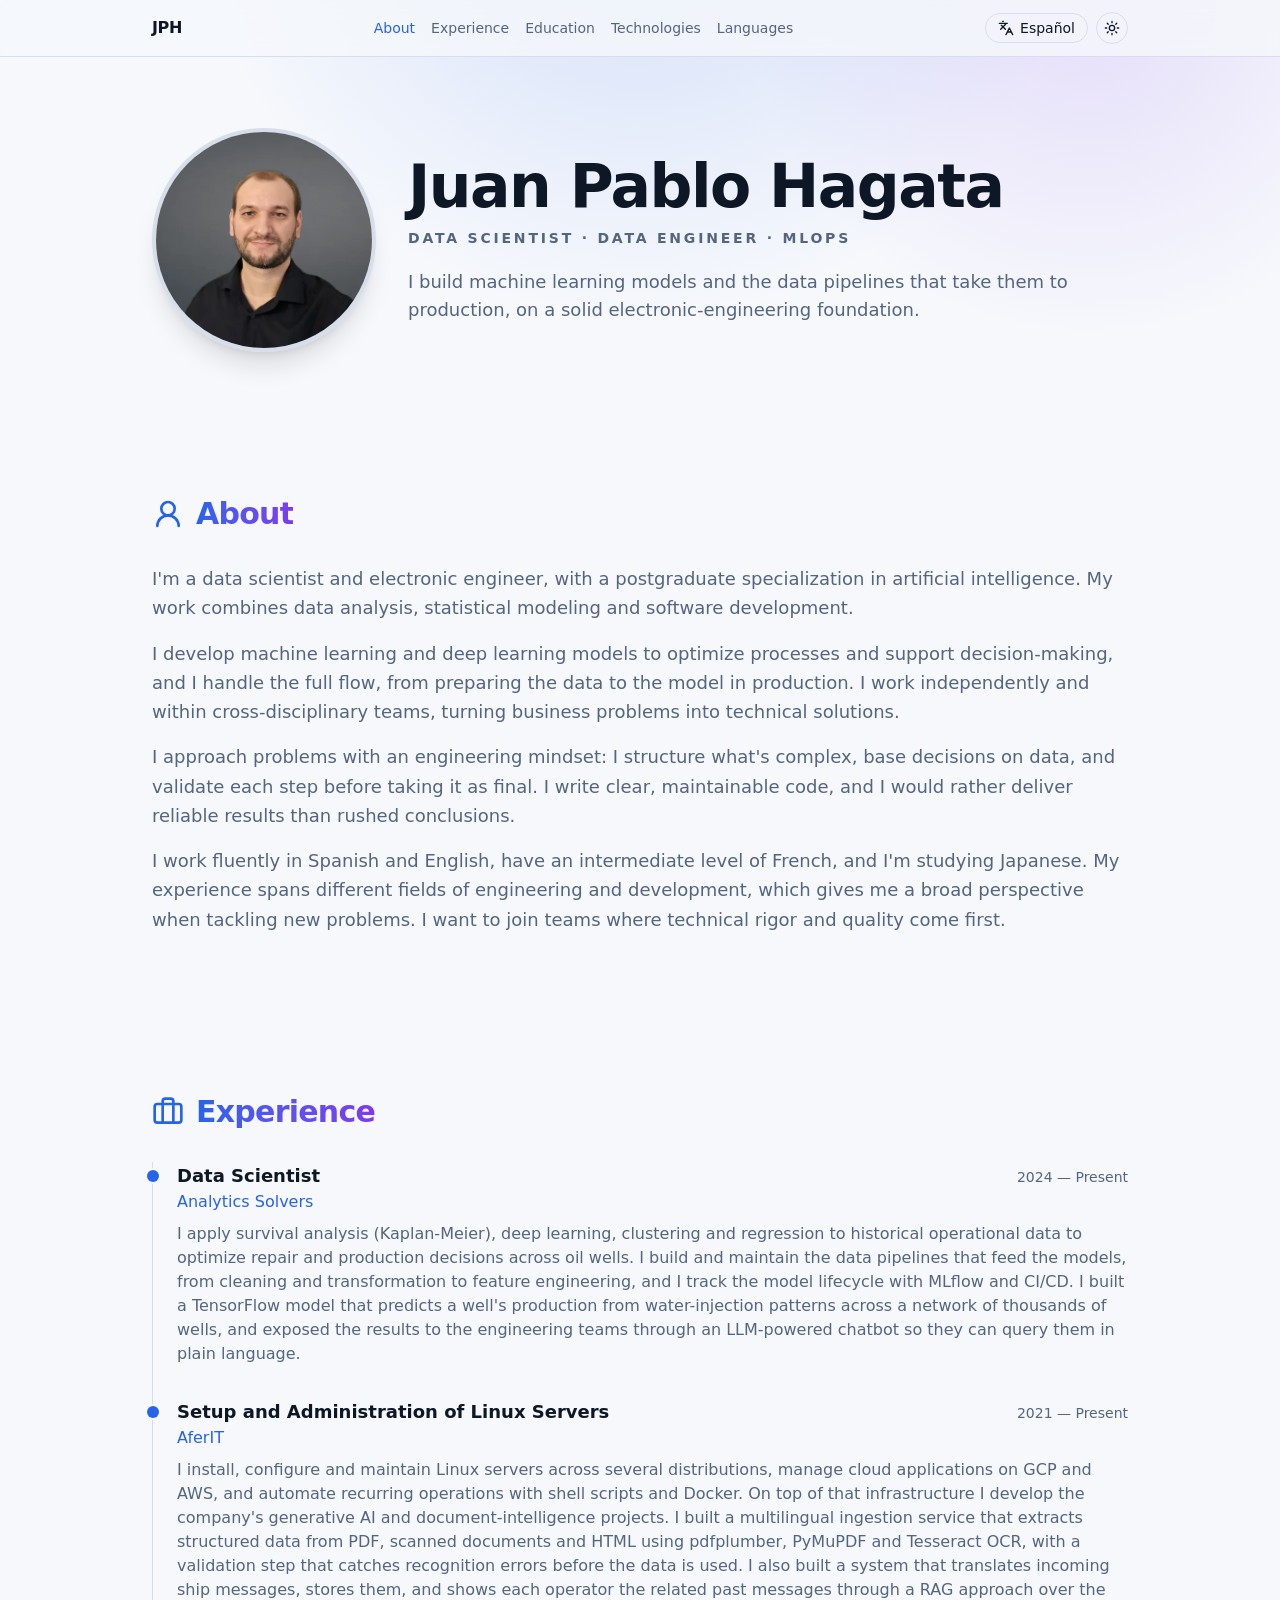
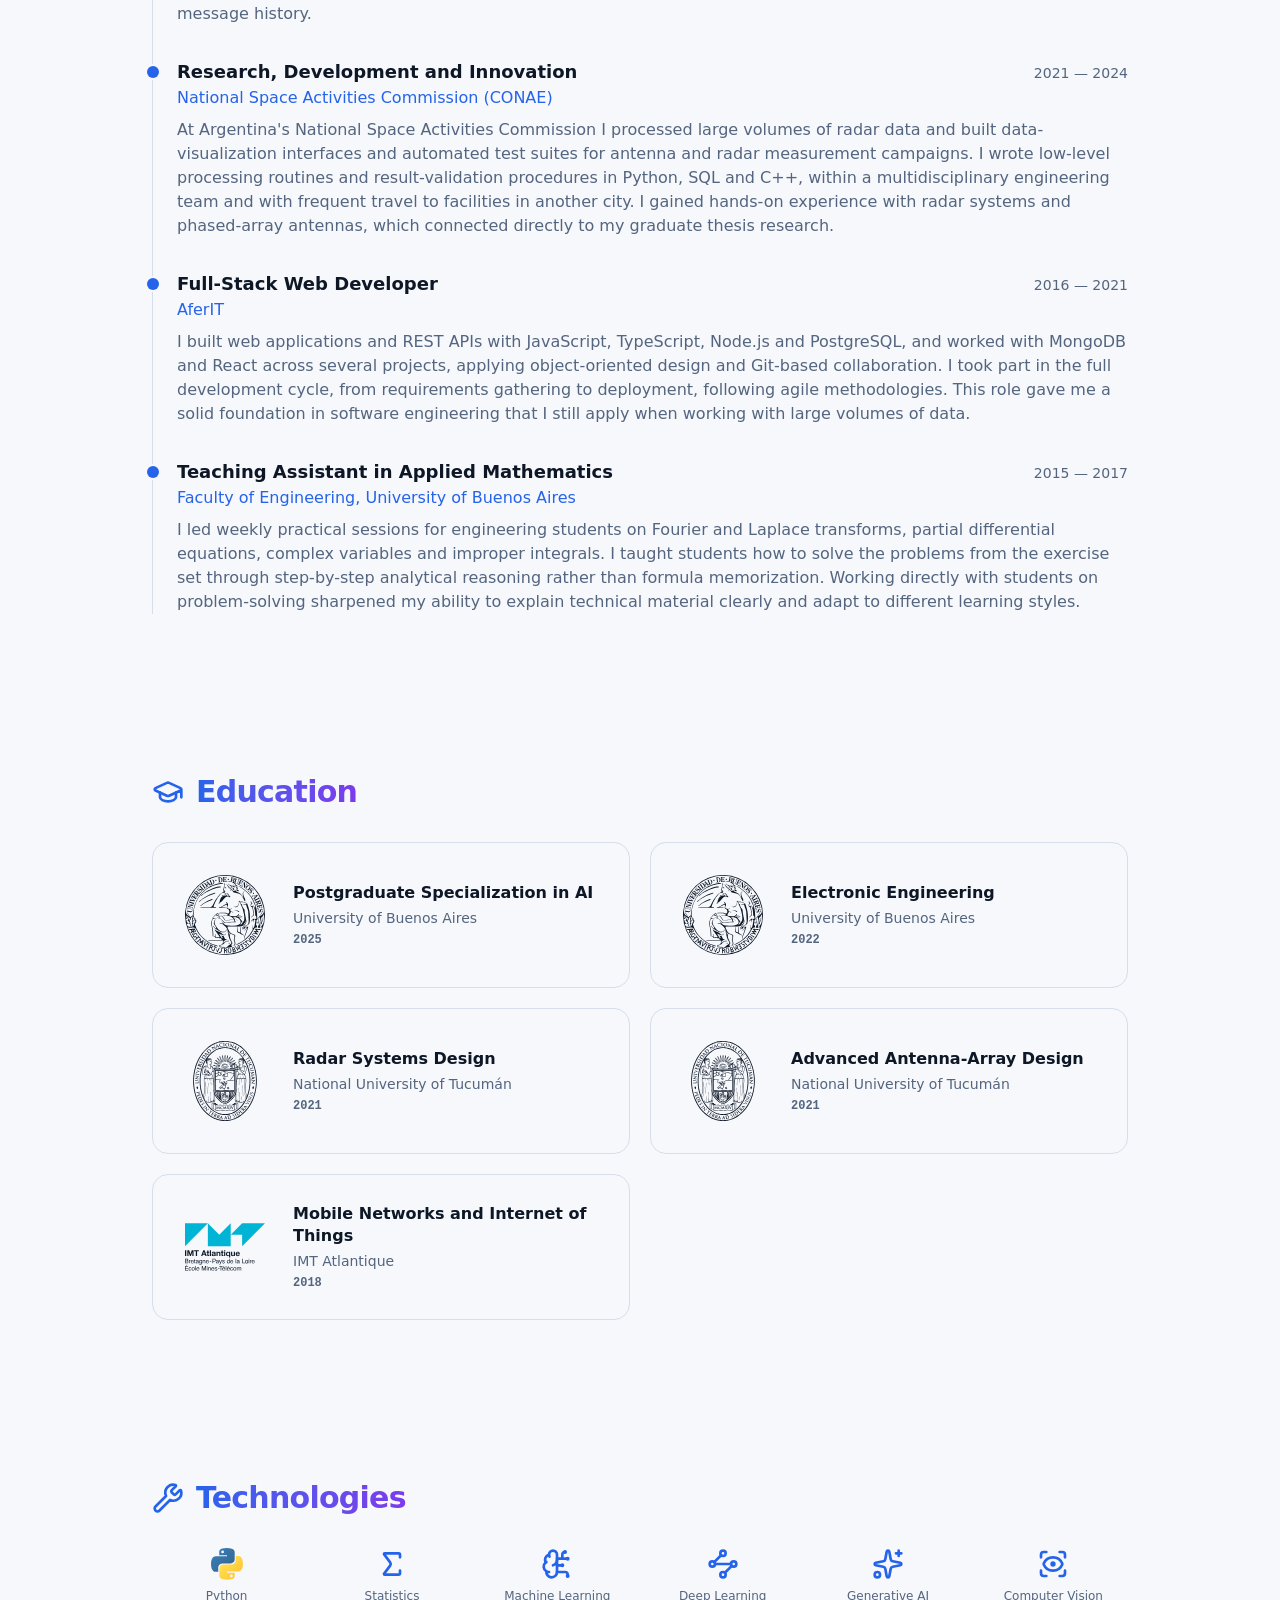
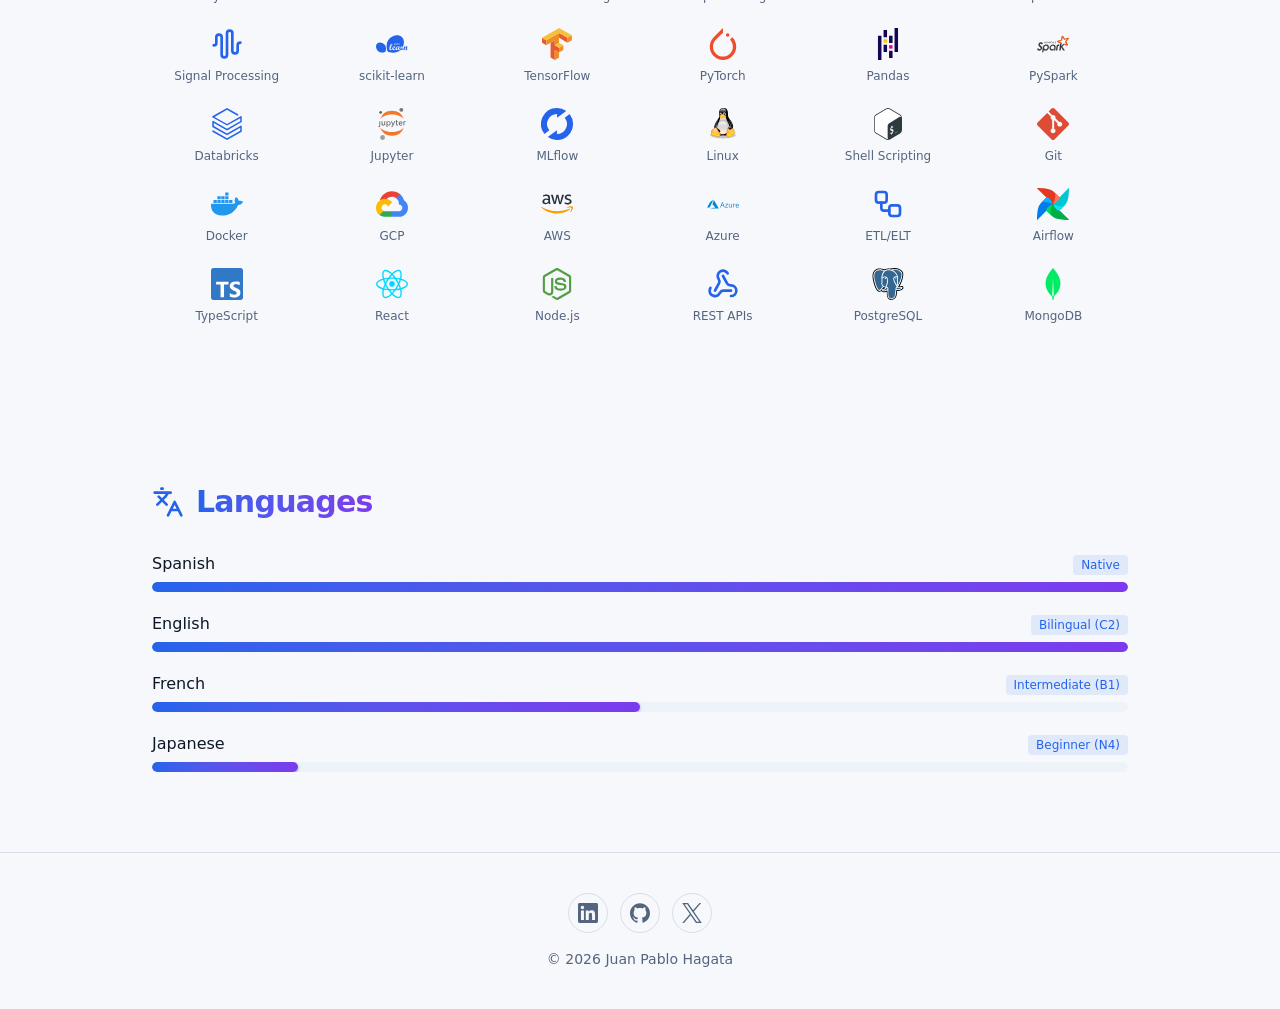
<file: index.html>
<!DOCTYPE html><html lang="en" data-theme="dark" data-lang-redirect="/es/" data-lang-redirect-lang="es"> <head><meta charset="utf-8"><meta name="viewport" content="width=device-width, initial-scale=1"><!-- Security hardening for a static host: a meta CSP (no external origins)
         and a privacy-preserving referrer policy. --><meta http-equiv="Content-Security-Policy" content="default-src 'self'; base-uri 'self'; object-src 'none'; img-src 'self' data:; font-src 'self'; style-src 'self' 'unsafe-inline'; script-src 'self' 'unsafe-inline'; connect-src 'self'; form-action 'none'; frame-src 'none'; upgrade-insecure-requests"><meta name="referrer" content="strict-origin-when-cross-origin"><title>Juan Pablo Hagata — Data Scientist · Data Engineer · MLOps</title><meta name="description" content="I build machine learning models and the data pipelines that take them to production, on a solid electronic-engineering foundation."><!-- Canonical + hreflang alternates: tell search engines that / (EN) and
         /es/ are the same page in different languages, and avoid duplicates. --><link rel="canonical" href="https://jpablohagata.com/"><link rel="alternate" hreflang="en" href="https://jpablohagata.com/"><link rel="alternate" hreflang="es" href="https://jpablohagata.com/es/"><link rel="alternate" hreflang="x-default" href="https://jpablohagata.com/"><!-- Open Graph / Twitter: rich preview when the link is shared. --><meta property="og:type" content="profile"><meta property="og:title" content="Juan Pablo Hagata — Data Scientist · Data Engineer · MLOps"><meta property="og:description" content="I build machine learning models and the data pipelines that take them to production, on a solid electronic-engineering foundation."><meta property="og:url" content="https://jpablohagata.com/"><meta property="og:image" content="https://jpablohagata.com/og.png"><meta property="og:locale" content="en_US"><meta name="twitter:card" content="summary_large_image"><meta name="twitter:title" content="Juan Pablo Hagata — Data Scientist · Data Engineer · MLOps"><meta name="twitter:description" content="I build machine learning models and the data pipelines that take them to production, on a solid electronic-engineering foundation."><meta name="twitter:image" content="https://jpablohagata.com/og.png"><link rel="icon" href="/favicon.svg" type="image/svg+xml"><!-- Structured data (schema.org Person) for rich results. is:inline keeps
         Vite's dependency scanner from treating it as a JS module. (Avoid the
         literal text "script tag" with angle brackets in nearby comments: the
         dev-only scanner regex matches it and mis-parses the file.) --><script type="application/ld+json">{"@context":"https://schema.org","@type":"Person","name":"Juan Pablo Hagata","url":"https://jpablohagata.com/","image":"https://jpablohagata.com/og.png","jobTitle":"Data Scientist · Data Engineer · MLOps","description":"I build machine learning models and the data pipelines that take them to production, on a solid electronic-engineering foundation.","sameAs":["https://www.linkedin.com/in/jpablohagata/","https://github.com/jpablohagata","https://x.com/jpablohagata"]}</script><!-- Apply the theme before paint to avoid a flash. Honor a saved choice
         first; otherwise follow the system via prefers-color-scheme. --><script>
      (function () {
        try {
          const root = document.documentElement;
          const saved = localStorage.getItem("theme");
          if (saved === "light" || saved === "dark") {
            root.setAttribute("data-theme", saved);
          } else if (
            window.matchMedia("(prefers-color-scheme: light)").matches
          ) {
            root.setAttribute("data-theme", "light");
          }
          // Follow system changes while the user has expressed no explicit choice.
          const mq = window.matchMedia("(prefers-color-scheme: light)");
          mq.addEventListener("change", function (e) {
            if (!localStorage.getItem("theme")) {
              root.setAttribute("data-theme", e.matches ? "light" : "dark");
            }
          });
        } catch {}
      })();
    </script><!-- Soft language auto-detection: on a first visit, if the browser prefers
         the alternate language and the user has made no explicit choice, redirect
         once. The language toggle records the choice in localStorage. --><script>
      (function () {
        try {
          const root = document.documentElement;
          const target = root.getAttribute("data-lang-redirect");
          const targetLang = root.getAttribute("data-lang-redirect-lang");
          if (!target || !targetLang) return;
          if (localStorage.getItem("lang")) return;
          if (sessionStorage.getItem("lang-redirected")) return;
          const langs = navigator.languages || [navigator.language || ""];
          const prefers = langs.some(function (l) {
            return l.toLowerCase().indexOf(targetLang) === 0;
          });
          if (prefers) {
            sessionStorage.setItem("lang-redirected", "1");
            location.replace(target);
          }
        } catch {}
      })();
    </script><link rel="stylesheet" href="/_astro/index.D_B1U5jL.css"></head> <body>  <a href="#main-content" class="sr-only focus:not-sr-only focus:fixed focus:left-4 focus:top-4 focus:z-[60] focus:rounded-md focus:bg-accent focus:px-4 focus:py-2 focus:text-accent-contrast"> Skip to content </a> <header class="fixed inset-x-0 top-0 z-50 border-b border-border bg-bg/80 backdrop-blur"> <nav class="mx-auto flex max-w-5xl items-center justify-between gap-4 px-6 py-3"> <a href="#hero" class="font-bold tracking-tight">JPH</a> <ul class="hidden flex-wrap gap-4 text-sm text-muted md:flex"> <li> <a class="nav-link transition hover:text-text" href="#about" data-nav-link="about"> About </a> </li><li> <a class="nav-link transition hover:text-text" href="#experience" data-nav-link="experience"> Experience </a> </li><li> <a class="nav-link transition hover:text-text" href="#education" data-nav-link="education"> Education </a> </li><li> <a class="nav-link transition hover:text-text" href="#skills" data-nav-link="skills"> Technologies </a> </li><li> <a class="nav-link transition hover:text-text" href="#languages" data-nav-link="languages"> Languages </a> </li> </ul> <div class="flex items-center gap-2"> <a href="/es/" data-set-lang="es" class="inline-flex items-center gap-1.5 rounded-full border border-border px-3 py-1 text-sm transition hover:border-accent"> <svg width="1em" height="1em" class="h-4 w-4" data-icon="lucide:languages">   <symbol id="ai:lucide:languages" viewBox="0 0 24 24"><path fill="none" stroke="currentColor" stroke-linecap="round" stroke-linejoin="round" stroke-width="2" d="m5 8l6 6m-7 0l6-6l2-3M2 5h12M7 2h1m14 20l-5-10l-5 10m2-4h6"/></symbol><use href="#ai:lucide:languages"></use>  </svg> Español </a> <button id="theme-toggle" type="button" aria-label="Toggle theme" class="inline-flex h-8 w-8 items-center justify-center rounded-full border border-border transition hover:border-accent hover:text-accent"> <svg width="1em" height="1em" class="theme-icon-moon h-4 w-4" data-icon="lucide:moon">   <symbol id="ai:lucide:moon" viewBox="0 0 24 24"><path fill="none" stroke="currentColor" stroke-linecap="round" stroke-linejoin="round" stroke-width="2" d="M20.985 12.486a9 9 0 1 1-9.473-9.472c.405-.022.617.46.402.803a6 6 0 0 0 8.268 8.268c.344-.215.825-.004.803.401"/></symbol><use href="#ai:lucide:moon"></use>  </svg> <svg width="1em" height="1em" class="theme-icon-sun h-4 w-4" data-icon="lucide:sun">   <symbol id="ai:lucide:sun" viewBox="0 0 24 24"><g fill="none" stroke="currentColor" stroke-linecap="round" stroke-linejoin="round" stroke-width="2"><circle cx="12" cy="12" r="4"/><path d="M12 2v2m0 16v2M4.93 4.93l1.41 1.41m11.32 11.32l1.41 1.41M2 12h2m16 0h2M6.34 17.66l-1.41 1.41M19.07 4.93l-1.41 1.41"/></g></symbol><use href="#ai:lucide:sun"></use>  </svg> </button> <button id="menu-toggle" type="button" aria-label="Open menu" aria-controls="mobile-menu" aria-expanded="false" class="inline-flex h-8 w-8 items-center justify-center rounded-full border border-border transition hover:border-accent hover:text-accent md:hidden"> <svg width="1em" height="1em" class="menu-icon-open h-4 w-4" data-icon="lucide:menu">   <symbol id="ai:lucide:menu" viewBox="0 0 24 24"><path fill="none" stroke="currentColor" stroke-linecap="round" stroke-linejoin="round" stroke-width="2" d="M4 5h16M4 12h16M4 19h16"/></symbol><use href="#ai:lucide:menu"></use>  </svg> <svg width="1em" height="1em" class="menu-icon-close h-4 w-4" data-icon="lucide:x">   <symbol id="ai:lucide:x" viewBox="0 0 24 24"><path fill="none" stroke="currentColor" stroke-linecap="round" stroke-linejoin="round" stroke-width="2" d="M18 6L6 18M6 6l12 12"/></symbol><use href="#ai:lucide:x"></use>  </svg> </button> </div> </nav> <!-- Mobile drawer: collapsed by default, toggled by #menu-toggle. --> <div id="mobile-menu" class="border-t border-border bg-bg/95 md:hidden"> <ul class="mx-auto flex max-w-5xl flex-col gap-1 px-6 py-3 text-sm"> <li> <a class="nav-link block rounded-md px-2 py-2 text-muted transition hover:bg-surface hover:text-text" href="#about" data-nav-link="about"> About </a> </li><li> <a class="nav-link block rounded-md px-2 py-2 text-muted transition hover:bg-surface hover:text-text" href="#experience" data-nav-link="experience"> Experience </a> </li><li> <a class="nav-link block rounded-md px-2 py-2 text-muted transition hover:bg-surface hover:text-text" href="#education" data-nav-link="education"> Education </a> </li><li> <a class="nav-link block rounded-md px-2 py-2 text-muted transition hover:bg-surface hover:text-text" href="#skills" data-nav-link="skills"> Technologies </a> </li><li> <a class="nav-link block rounded-md px-2 py-2 text-muted transition hover:bg-surface hover:text-text" href="#languages" data-nav-link="languages"> Languages </a> </li> </ul> </div> <script type="module">document.querySelectorAll("[data-set-lang]").forEach(e=>{e.addEventListener("click",()=>{try{localStorage.setItem("lang",e.dataset.setLang??"")}catch{}})});const l=document.getElementById("theme-toggle");l?.addEventListener("click",()=>{const e=document.documentElement.getAttribute("data-theme")==="light"?"dark":"light";document.documentElement.setAttribute("data-theme",e);try{localStorage.setItem("theme",e)}catch{}});const o=document.getElementById("menu-toggle"),a=document.getElementById("mobile-menu"),d=e=>{!a||!o||(a.toggleAttribute("data-open",e),o.setAttribute("aria-expanded",String(e)))};o?.addEventListener("click",()=>d(o.getAttribute("aria-expanded")!=="true"));a?.querySelectorAll("a").forEach(e=>e.addEventListener("click",()=>d(!1)));const s=Array.from(document.querySelectorAll("[data-nav-link]")),c=Array.from(document.querySelectorAll("main section[id]"));if(s.length&&c.length&&"IntersectionObserver"in window){const e=new IntersectionObserver(t=>{for(const r of t){if(!r.isIntersecting)continue;const n=r.target.id;for(const i of s)i.toggleAttribute("data-active",i.dataset.navLink===n)}},{rootMargin:"-45% 0px -50% 0px"});c.forEach(t=>e.observe(t))}const m=window.matchMedia("(prefers-reduced-motion: reduce)").matches;if(!m&&c.length&&"IntersectionObserver"in window){const e=new IntersectionObserver((t,r)=>{for(const n of t)n.isIntersecting&&(n.target.classList.add("is-visible"),r.unobserve(n.target))},{rootMargin:"0px 0px -10% 0px"});c.forEach(t=>{t.classList.add("reveal"),e.observe(t)})}</script> </header> <main id="main-content"> <section id="hero" class="scroll-mt-24 pt-28 pb-16 sm:pt-32"> <div class="mx-auto flex max-w-5xl flex-col items-center gap-8 px-6 text-center sm:flex-row sm:text-left"> <img src="/_astro/profile.D4VoQ4Sp_2jFjKs.webp" alt="Portrait of Juan Pablo Hagata" loading="eager" decoding="async" fetchpriority="auto" width="448" height="448" class="h-44 w-44 shrink-0 rounded-full border-4 border-border object-cover shadow-xl sm:h-56 sm:w-56"> <div> <h1 id="hero-headline" class="text-4xl font-extrabold tracking-tight sm:text-5xl lg:text-6xl"> Juan Pablo Hagata </h1> <p class="mt-3 text-xs font-semibold uppercase tracking-[0.2em] text-muted sm:text-sm"> Data Scientist · Data Engineer · MLOps </p> <p id="hero-tagline" class="mt-5 max-w-2xl text-base text-muted sm:text-lg"> I build machine learning models and the data pipelines that take them to production, on a solid electronic-engineering foundation. </p> </div> </div> </section> <section id="about" class="scroll-mt-24 py-16 sm:py-20"> <div class="mx-auto max-w-5xl px-6"> <h2 class="mb-8 flex items-center gap-3 text-2xl font-bold tracking-tight sm:text-3xl"> <svg width="1em" height="1em" class="h-7 w-7 shrink-0 text-accent sm:h-8 sm:w-8" data-icon="lucide:user-round">   <symbol id="ai:lucide:user-round" viewBox="0 0 24 24"><g fill="none" stroke="currentColor" stroke-linecap="round" stroke-linejoin="round" stroke-width="2"><circle cx="12" cy="8" r="5"/><path d="M20 21a8 8 0 0 0-16 0"/></g></symbol><use href="#ai:lucide:user-round"></use>  </svg> <span class="bg-gradient-to-r from-accent to-accent-2 bg-clip-text text-transparent"> About </span> </h2>  <div class="space-y-4 text-lg leading-relaxed text-muted"> <p>I&#39;m a data scientist and electronic engineer, with a postgraduate specialization in artificial intelligence. My work combines data analysis, statistical modeling and software development.</p><p>I develop machine learning and deep learning models to optimize processes and support decision-making, and I handle the full flow, from preparing the data to the model in production. I work independently and within cross-disciplinary teams, turning business problems into technical solutions.</p><p>I approach problems with an engineering mindset: I structure what&#39;s complex, base decisions on data, and validate each step before taking it as final. I write clear, maintainable code, and I would rather deliver reliable results than rushed conclusions.</p><p>I work fluently in Spanish and English, have an intermediate level of French, and I&#39;m studying Japanese. My experience spans different fields of engineering and development, which gives me a broad perspective when tackling new problems. I want to join teams where technical rigor and quality come first.</p> </div>  </div> </section> <section id="experience" class="scroll-mt-24 py-16 sm:py-20"> <div class="mx-auto max-w-5xl px-6"> <h2 class="mb-8 flex items-center gap-3 text-2xl font-bold tracking-tight sm:text-3xl"> <svg width="1em" height="1em" class="h-7 w-7 shrink-0 text-accent sm:h-8 sm:w-8" data-icon="lucide:briefcase">   <symbol id="ai:lucide:briefcase" viewBox="0 0 24 24"><g fill="none" stroke="currentColor" stroke-linecap="round" stroke-linejoin="round" stroke-width="2"><path d="M16 20V4a2 2 0 0 0-2-2h-4a2 2 0 0 0-2 2v16"/><rect width="20" height="14" x="2" y="6" rx="2"/></g></symbol><use href="#ai:lucide:briefcase"></use>  </svg> <span class="bg-gradient-to-r from-accent to-accent-2 bg-clip-text text-transparent"> Experience </span> </h2>  <ol class="relative space-y-8 border-l border-border pl-6"> <li class="relative"> <span class="absolute -left-[1.875rem] top-2 h-3 w-3 rounded-full bg-accent ring-2 ring-bg"></span> <div class="flex flex-wrap items-baseline justify-between gap-2"> <h3 class="text-lg font-semibold">Data Scientist</h3> <span class="text-sm text-muted">2024 — Present</span> </div> <p class="text-accent">Analytics Solvers</p> <p class="mt-2 text-muted">I apply survival analysis (Kaplan-Meier), deep learning, clustering and regression to historical operational data to optimize repair and production decisions across oil wells. I build and maintain the data pipelines that feed the models, from cleaning and transformation to feature engineering, and I track the model lifecycle with MLflow and CI/CD. I built a TensorFlow model that predicts a well&#39;s production from water-injection patterns across a network of thousands of wells, and exposed the results to the engineering teams through an LLM-powered chatbot so they can query them in plain language.</p> </li><li class="relative"> <span class="absolute -left-[1.875rem] top-2 h-3 w-3 rounded-full bg-accent ring-2 ring-bg"></span> <div class="flex flex-wrap items-baseline justify-between gap-2"> <h3 class="text-lg font-semibold">Setup and Administration of Linux Servers</h3> <span class="text-sm text-muted">2021 — Present</span> </div> <p class="text-accent">AferIT</p> <p class="mt-2 text-muted">I install, configure and maintain Linux servers across several distributions, manage cloud applications on GCP and AWS, and automate recurring operations with shell scripts and Docker. On top of that infrastructure I develop the company&#39;s generative AI and document-intelligence projects. I built a multilingual ingestion service that extracts structured data from PDF, scanned documents and HTML using pdfplumber, PyMuPDF and Tesseract OCR, with a validation step that catches recognition errors before the data is used. I also built a system that translates incoming ship messages, stores them, and shows each operator the related past messages through a RAG approach over the message history.</p> </li><li class="relative"> <span class="absolute -left-[1.875rem] top-2 h-3 w-3 rounded-full bg-accent ring-2 ring-bg"></span> <div class="flex flex-wrap items-baseline justify-between gap-2"> <h3 class="text-lg font-semibold">Research, Development and Innovation</h3> <span class="text-sm text-muted">2021 — 2024</span> </div> <p class="text-accent">National Space Activities Commission (CONAE)</p> <p class="mt-2 text-muted">At Argentina&#39;s National Space Activities Commission I processed large volumes of radar data and built data-visualization interfaces and automated test suites for antenna and radar measurement campaigns. I wrote low-level processing routines and result-validation procedures in Python, SQL and C++, within a multidisciplinary engineering team and with frequent travel to facilities in another city. I gained hands-on experience with radar systems and phased-array antennas, which connected directly to my graduate thesis research.</p> </li><li class="relative"> <span class="absolute -left-[1.875rem] top-2 h-3 w-3 rounded-full bg-accent ring-2 ring-bg"></span> <div class="flex flex-wrap items-baseline justify-between gap-2"> <h3 class="text-lg font-semibold">Full-Stack Web Developer</h3> <span class="text-sm text-muted">2016 — 2021</span> </div> <p class="text-accent">AferIT</p> <p class="mt-2 text-muted">I built web applications and REST APIs with JavaScript, TypeScript, Node.js and PostgreSQL, and worked with MongoDB and React across several projects, applying object-oriented design and Git-based collaboration. I took part in the full development cycle, from requirements gathering to deployment, following agile methodologies. This role gave me a solid foundation in software engineering that I still apply when working with large volumes of data.</p> </li><li class="relative"> <span class="absolute -left-[1.875rem] top-2 h-3 w-3 rounded-full bg-accent ring-2 ring-bg"></span> <div class="flex flex-wrap items-baseline justify-between gap-2"> <h3 class="text-lg font-semibold">Teaching Assistant in Applied Mathematics</h3> <span class="text-sm text-muted">2015 — 2017</span> </div> <p class="text-accent">Faculty of Engineering, University of Buenos Aires</p> <p class="mt-2 text-muted">I led weekly practical sessions for engineering students on Fourier and Laplace transforms, partial differential equations, complex variables and improper integrals. I taught students how to solve the problems from the exercise set through step-by-step analytical reasoning rather than formula memorization. Working directly with students on problem-solving sharpened my ability to explain technical material clearly and adapt to different learning styles.</p> </li> </ol>  </div> </section> <section id="education" class="scroll-mt-24 py-16 sm:py-20"> <div class="mx-auto max-w-5xl px-6"> <h2 class="mb-8 flex items-center gap-3 text-2xl font-bold tracking-tight sm:text-3xl"> <svg width="1em" height="1em" class="h-7 w-7 shrink-0 text-accent sm:h-8 sm:w-8" data-icon="lucide:graduation-cap">   <symbol id="ai:lucide:graduation-cap" viewBox="0 0 24 24"><g fill="none" stroke="currentColor" stroke-linecap="round" stroke-linejoin="round" stroke-width="2"><path d="M21.42 10.922a1 1 0 0 0-.019-1.838L12.83 5.18a2 2 0 0 0-1.66 0L2.6 9.08a1 1 0 0 0 0 1.832l8.57 3.908a2 2 0 0 0 1.66 0zM22 10v6"/><path d="M6 12.5V16a6 3 0 0 0 12 0v-3.5"/></g></symbol><use href="#ai:lucide:graduation-cap"></use>  </svg> <span class="bg-gradient-to-r from-accent to-accent-2 bg-clip-text text-transparent"> Education </span> </h2>  <div class="grid gap-5 sm:grid-cols-2" data-astro-cid-2gvrk3wr> <article class="flex items-center gap-5 rounded-card border border-border bg-bg p-6" data-astro-cid-2gvrk3wr> <span class="edu-logo grid h-24 w-24 shrink-0 place-items-center rounded-md bg-bg p-2 text-text" data-astro-cid-2gvrk3wr> <svg id="abcca033-2c1f-44c9-85fc-3aee3d04dd44" data-name="Layer 1" xmlns="http://www.w3.org/2000/svg" viewBox="0 0 112.57 112.56" fill="currentColor"><path d="M29.87,52.51,26.5,52.1c-.66-.08-.84-.32-.77-.92l-.31,0-.25,2.06.31,0c.08-.6.31-.79,1-.7l3.3.4c1.37.17,2.16.65,2,1.86-.11.9-.67,1.32-2.36,1.09l-3.31-.4c-.66-.09-.84-.32-.76-.92l-.31,0-.37,3,.31,0c.07-.6.3-.78,1-.7l3.58.43c1.45.19,2.4-.54,2.6-2.2s-.59-2.37-2.22-2.58" transform="translate(-21.72 -5.02)"/><path d="M27.34,44.72l-.3-.08-.54,2.15.31.08c.28-.79.73-.75,1.51-.55l3.08.76L26,48.8l-.52,2.08.3.07a1.69,1.69,0,0,1,.87-.77l4.23,1c.84.21,1.08.43,1,1.25l.3.08.58-2.32-.31-.07c-.41.81-.63.85-1.63.61l-3.52-.88,6-2,.19-.74L28.43,45.9c-.81-.21-1.14-.37-1.09-1.18" transform="translate(-21.72 -5.02)"/><path d="M33.26,44.22,29,42.66c-.62-.23-.75-.5-.54-1.07l-.3-.1-1,2.83.29.1c.21-.56.48-.69,1.1-.46l4.29,1.56c.62.23.75.49.54,1.06l.3.11,1-2.84-.3-.1c-.21.57-.48.69-1.1.47" transform="translate(-21.72 -5.02)"/><path d="M41.22,30.15l-1.09-.27a2.13,2.13,0,0,0-1-.1,1.74,1.74,0,1,0-3-1.82l-2.23,2.85.25.19c.37-.48.66-.51,1.18-.1L39,33.71c.52.4.56.7.18,1.18l.25.19,1.86-2.38L41,32.51c-.38.48-.67.52-1.19.11l-1.67-1.3c.22-.28.5-.48,1.77-.13l1.24.34a8.71,8.71,0,0,0,.85.2l1.28-1.63-.24-.2c-.49.53-1.13.4-1.83.25m-3.32.76-.1.12-1.61-1.25c-.42-.33-.59-.49-.25-.93.56-.71,1.13-.89,1.88-.3s.93,1.26.08,2.36" transform="translate(-21.72 -5.02)"/><path d="M42,25.27l-.47.22c-.52.25-1.18.61-1.73.07a1,1,0,0,1,0-1.48,3,3,0,0,1,2.71-.27l.14-.31-1.84-1.05a1,1,0,0,1-.21.7.94.94,0,0,1-.32.19,2.58,2.58,0,0,0-.79.52,1.89,1.89,0,0,0,.08,2.75c1.14,1.14,2.47.47,3.55,0,.52-.25,1.16-.56,1.71,0a1.25,1.25,0,0,1,0,1.73c-.73.72-2.05.56-3,.27l-.15.32,1.94,1.16c.17-.58.21-.64.31-.74a1,1,0,0,1,.38-.23,3.25,3.25,0,0,0,.9-.61,2.11,2.11,0,0,0-.1-3c-1-1-2.09-.66-3.09-.19" transform="translate(-21.72 -5.02)"/><path d="M47.33,24.66l-3-3.45c-.43-.49-.41-.79.05-1.19l-.21-.23-2.27,2,.2.23c.46-.4.76-.38,1.19.12l3,3.44c.44.51.41.8,0,1.19l.2.24,2.28-2-.21-.23c-.46.4-.75.38-1.18-.12" transform="translate(-21.72 -5.02)"/><path d="M48.56,16.82a3.38,3.38,0,0,0-1.31.63l-2.37,1.73.18.25c.49-.36.78-.31,1.17.22l2.68,3.69c.39.54.34.83-.15,1.19l.19.25,2.37-1.72a3.68,3.68,0,0,0,1-1.07A3.33,3.33,0,0,0,52,18.37a3.36,3.36,0,0,0-3.45-1.55m2.55,5.93c-.6.44-.72.27-1.14-.3l-2.58-3.56c-.35-.48-.52-.71,0-1.1.92-.67,1.91-.65,3.28,1.24,1.53,2.1,1.28,3.1.43,3.72" transform="translate(-21.72 -5.02)"/><path d="M65,11.83a.85.85,0,1,0,1,.6.85.85,0,0,0-1-.6" transform="translate(-21.72 -5.02)"/><path d="M72.3,8.39a3.33,3.33,0,0,0-1.45-.08l-2.91.36L68,9c.6-.07.84.1.92.76l.55,4.53c.09.66-.1.9-.7,1l0,.32,2.9-.36a3.51,3.51,0,0,0,1.44-.42,3.33,3.33,0,0,0,1.44-3.35,3.39,3.39,0,0,0-2.27-3m-.64,6.43c-.74.09-.76-.11-.85-.82l-.54-4.35c-.07-.59-.1-.88.54-1,1.14-.14,2,.36,2.28,2.67.31,2.58-.39,3.33-1.43,3.46" transform="translate(-21.72 -5.02)"/><path d="M80.5,13.06l-.22-.14a3.48,3.48,0,0,1-2.64,1.52c-.6,0-.65-.36-.65-.91v-2h.19a1.27,1.27,0,0,1,1.48,1.17H79V10h-.33c-.29,1-.66,1.12-1.5,1.12H77V9.24c0-.7,0-1,.75-1a3.15,3.15,0,0,1,2.4,1.52l.26-.12-.53-1.77H74.79V8.2c.61,0,.82.21.82.87v4.57c0,.66-.21.86-.82.86v.31h5.08Z" transform="translate(-21.72 -5.02)"/><path d="M82.51,12.05a.86.86,0,0,0,.92-.77.87.87,0,0,0-.77-.93.85.85,0,0,0-.15,1.7" transform="translate(-21.72 -5.02)"/><path d="M92.72,11.05l-1.11,3.42c-.45,1.4.08,2.46,1.67,3s2.44-.12,3-1.69l1-3.23c.21-.63.47-.76,1-.57l.09-.3-2-.64-.1.3c.58.18.72.45.51,1.08l-1,3.16c-.43,1.31-1,2-2.21,1.62-.86-.28-1.18-.91-.63-2.53l1-3.17c.2-.63.46-.77,1-.58l.1-.29-2.87-.94-.09.3c.57.19.7.45.5,1.08" transform="translate(-21.72 -5.02)"/><path d="M101.57,18.64a3.47,3.47,0,0,1-3,.27c-.54-.25-.43-.6-.2-1.1L99.19,16l.16.08a1.28,1.28,0,0,1,.86,1.69l.29.14,1.16-2.48-.3-.14a1.26,1.26,0,0,1-1.83.38l-.15-.07.77-1.67c.3-.64.42-.89,1.1-.58a3.13,3.13,0,0,1,1.53,2.4h.29l.27-1.83-4.61-2.15-.13.29c.55.26.65.53.37,1.14l-1.92,4.13c-.28.6-.57.7-1.11.44L95.8,18l4.61,2.15,1.31-1.33Z" transform="translate(-21.72 -5.02)"/><path d="M109.67,18.34l.17-.27L108,16.9l-.17.27c.67.51.48.93,0,1.61l-1.67,2.68,0-5.66-1.81-1.13-.18.26a1.71,1.71,0,0,1,.48,1.07l-2.31,3.68c-.46.74-.74.9-1.5.6l-.17.26,2,1.26.16-.26c-.64-.64-.61-.87-.07-1.74l1.93-3.08,0,6.36.65.4L108.21,19c.44-.7.7-1,1.46-.67" transform="translate(-21.72 -5.02)"/><path d="M112.78,24.9c1.35-1.6,1.39-3.49-.06-4.7s-3.41-.65-4.7.89-1.39,3.48,0,4.66,3.52.62,4.74-.85m-4.53.54c-.7-.58-.58-1.65.94-3.47s2.59-2.08,3.33-1.46.66,1.64-.9,3.5c-.83,1-2.2,2.42-3.37,1.43" transform="translate(-21.72 -5.02)"/><path d="M114.18,24.29c-1.18,1.1-.56,2.45-.1,3.55.23.52.52,1.18,0,1.7a1.22,1.22,0,0,1-1.72-.07c-.7-.74-.49-2.06-.17-3l-.31-.16-1.23,1.89c.57.2.64.24.73.35a1.36,1.36,0,0,1,.22.39,3.32,3.32,0,0,0,.57.91,2.09,2.09,0,0,0,3,0c1-.95.73-2.06.3-3.07l-.2-.49c-.23-.52-.57-1.19,0-1.72a1,1,0,0,1,1.48.06c.58.62.44,1.9.17,2.72l.31.15,1.11-1.8a1.06,1.06,0,0,1-.7-.24.9.9,0,0,1-.17-.32,2.54,2.54,0,0,0-.49-.8,1.88,1.88,0,0,0-2.75,0" transform="translate(-21.72 -5.02)"/><path d="M117.58,30.1a.87.87,0,0,0-.17,1.19.85.85,0,0,0,1.36-1,.86.86,0,0,0-1.19-.17" transform="translate(-21.72 -5.02)"/><path d="M129.07,52.88c-1.61.16-1.93,1.61-2.22,2.77-.13.55-.29,1.25-1.06,1.33a1.22,1.22,0,0,1-1.33-1.1c-.11-1,.85-1.94,1.69-2.52L126,53l-2.11.78c.34.49.36.56.38.71a1.35,1.35,0,0,1-.07.44A3.24,3.24,0,0,0,124.1,56a2.09,2.09,0,0,0,2.4,1.82c1.39-.14,1.82-1.2,2.09-2.27l.13-.52c.13-.55.26-1.29,1-1.37a1,1,0,0,1,1.14.93c.09.85-.79,1.79-1.5,2.28l.15.3,2-.77a1,1,0,0,1-.42-.6.91.91,0,0,1,.06-.36,2.34,2.34,0,0,0,.09-.95,1.87,1.87,0,0,0-2.18-1.65" transform="translate(-21.72 -5.02)"/><path d="M124.51,74.76c0,.46.4.26.13-1.1a4,4,0,0,1,.4-1.55c.29-.33.48-.7.28-.9a2.56,2.56,0,0,1-.11-1.57c.08-.54.53-3.1.25-3.18,0,0-.34-.09-.42.61s-.22,2.67-.33,3.11-.95,1.3-1,1.79.37,1.18.45,1.46a4.38,4.38,0,0,1,.38,1.33" transform="translate(-21.72 -5.02)"/><path d="M130.27,68.57c-.23.3-.72.38-.89.65s.1,1.61,0,2a4.83,4.83,0,0,1-1,1.34.84.84,0,0,0-.07,1.06,5.91,5.91,0,0,1-.29,2.55c-.19.52-.58,1.65-.27,1.63s.93-3,1.25-3.44.14-1.76.41-1.43.29.89.6.87,0-.93-.08-1.46a2.41,2.41,0,0,1,.65-1.74,1.22,1.22,0,0,0,.27-1.47s-.15-.25.06-.86,1.07-4.2,1.07-4.2a12.44,12.44,0,0,0-.9,1.51,20,20,0,0,1-.79,2.94" transform="translate(-21.72 -5.02)"/><path d="M70,64.74a1.06,1.06,0,0,0-.29.37,1.08,1.08,0,0,0,.79.58,1.06,1.06,0,0,0,.66,0L71,65.4a1.91,1.91,0,0,1-.21-.33,2.57,2.57,0,0,1-.17-.67,1.2,1.2,0,0,0-.66.34" transform="translate(-21.72 -5.02)"/><path d="M103.89,46a7.28,7.28,0,0,1-3.22-.23c-.5-.2-.93-1.47-1.16-2.09s.23-.48.23-.48a20.63,20.63,0,0,0,3.32-.43c.67-.36.77-.56.4-.53s-1.63.23-1.63.23a4.69,4.69,0,0,1-2.62-.1c-.47-.13-.44-.37-.9-.83s-.4-.06-1.13.4-.5.43-.13.53.33-.23.93.36a30.5,30.5,0,0,1,2.23,3.76c.82,1.56,2.09,4.56,2.56,5.78s1.73,6.88,1.89,7.68a45.43,45.43,0,0,1,.53,6.55,5.32,5.32,0,0,1-1.49,4.12,3.61,3.61,0,0,0-.93,1.26,4.42,4.42,0,0,1-1.2,1.87,4.24,4.24,0,0,1-2.33.93,21.67,21.67,0,0,0,1.8-2.4,6.28,6.28,0,0,0,.23-2,1.16,1.16,0,0,1,.23.43,1.24,1.24,0,0,0,.34.5c1-.17,0-1.59-.77-2.72a39,39,0,0,0-3.42-3.73c1.06-.14,1.22.17,2.39.27s1.53.89,1.93.93.33-.2-.8-.9a8.3,8.3,0,0,0-3.75-.9c-.84,0-2.4,0-2.4,0-.46-.11-.36-.34.56-.77A14.37,14.37,0,0,1,99.77,63a4.65,4.65,0,0,1,2.4.67c.26.19.39,0,.39,0-.1-.37-1.29-1-2.92-1.27s-3.59.5-3.26.23a7.82,7.82,0,0,0,1.27-2.09c.16-.5-.23-.7-.5-.6s-.33.56-1.4,1.73a4.4,4.4,0,0,1-3.09,1.53A24.56,24.56,0,0,1,88,62.74c-1-.17-2.42-.5-3.09-.56s-.69-.3-.69-.3a5.48,5.48,0,0,1,.33-1.94,14.44,14.44,0,0,1,1.59-2.56c.77-1.19,1.37-1.09,1.86-1.39s0-.34,0-.34a4.09,4.09,0,0,0-1.76.78A10.51,10.51,0,0,0,85,53.53a4.37,4.37,0,0,0,2.31-.85c.3-.27.93-1.8.66-1.74s-.5,1.74-2.8,1.86a6.25,6.25,0,0,1-3.46-1.3A1.71,1.71,0,0,1,81,50.31a7.16,7.16,0,0,1,.84-1.67,4,4,0,0,0,.33-2.52,4.05,4.05,0,0,0-.81-1.72c-.15-.16-.77-.89-.88-1-.54-.54-1-.31-1-.14s.46.67.69,1,.7.57.5.9-.66.27-1.3.67-5.28,3.15-5.28,3.15a21.17,21.17,0,0,1-4.52,1.53c-1.34.6.36.47.69.47h9.16c2.13-.49-7.62-.39-7.3-.53s1-.31,1.53-.53c2.16-.94,4.56-2.21,5.36-2.53,1.25-.5,1.55-.45,1.75-.25a8.44,8.44,0,0,1-.2,2.74c-.15.9-.25,1.85.35,2.35a25.7,25.7,0,0,0,2.24,1.44,4.92,4.92,0,0,1,.7,4.39c-.61,1.49-2.08.95-3.08.7-.48-.11-1.36-.48-1.57-.49-2.42-.08-10.43.26-11.25.08s-1,.36-.5.36l9.77,0a6.34,6.34,0,0,1,3.59,1.19c.45.45,1.52,1.06,1.28,1.36s-5.64.2-5.64.2c-.7-.1-1.25.1-.85.3a38.63,38.63,0,0,0,4.59.1,11.81,11.81,0,0,1,6.95,2.23A16.13,16.13,0,0,1,91,68.3c.19.2-.33,0-.21.35a18.68,18.68,0,0,0,.93,2.19c.08.13-.51.12-.51.12l-13.47.43c-1.05,0-1.15-.5-1.15-.5l-4.23-4c-.55-.65-.85-.7-.85-.7a2.16,2.16,0,0,1-2-.75c-.6-.55-.55-.44-1-.35s-7.18.5-7.18.5c-.65-.5.4-.9.7-1.15a10.64,10.64,0,0,0,.75-.94,3.25,3.25,0,0,0,.79-1.3c.15-.55,1.5-.44,1.5-.44.9-.11,3,1.12,3.74,1.68s.91,1.12,1.06,1a1.51,1.51,0,0,1,.55-.4c.06,0,0-.52,0-.52a9.52,9.52,0,0,0-2.76-4.22c-1-.75-1.25-.75-1.15-.45s.65.6.65.6-.6.15-1.14.25-1.25.36-1.05.7,0,.75-.85.85-1,.5-1,.8a15.81,15.81,0,0,1-1.15,1.74,5.46,5.46,0,0,1-1.2,1c-.3.2-.29.65-.29,1s.6.59.6.59c-2.37,2.38-2.45,6.23-2.36,7.28S60.1,82,60.1,82c.63,4,.58,8.86.68,9.31s1.28.51,2.13.51a1.44,1.44,0,0,1,1.44,1c.2.55,0,.48.6.69a2.2,2.2,0,0,0,1.55-.25c2.49-.44,3,.56,4,.75s1.5-.25,1.85.15c.12.14.53.38,1,.82.86.91-.21,1.16-.21,1.16-.93.37-4.42.29-6.61.37-1.13,0-11.07-.08-12.12.19s.55.46.55.46c.33,0,13.1.1,18,0a12,12,0,0,1,1.91.09,1,1,0,0,1,.54.35c.45.5-.1,1.66-.38,2.5-.54,1.57-.5,2.27-1.53,2.81a4.13,4.13,0,0,1-2.31.54c-.9,0-1.4.8-1.25,1.75s1.38,1.51,1.38,1.51c7.58,2.73,16.62-.69,16.62-.69.8-.4.56-.34.56-.34-.56,0-.66-.18-.9-.55-.57-.85,1.21-1.53,1-1.89s-1.41,1.65-1.86,1c-.94-1.23,1.49-1.66,1.49-2.9,0-.26.24-.54-.44-2.07-.54-1.09-1.09-2.17-1.27-2.61a10.62,10.62,0,0,1-1.61-4.25c-.3-2.1.56-5.31,1-5A8.57,8.57,0,0,0,89.74,89c1.63.7,1.49,1.36,1.56,2.4a18.84,18.84,0,0,1-.59,3.29,4.89,4.89,0,0,0,0,3.22,13.85,13.85,0,0,1,.93,3.16c.16,1.53-1.53,3.45-1.53,3.45-.4.52-.3.58-.19.57a2.53,2.53,0,0,0,.52-.15c1-.49,1.83-2.41,2.1-3.32a2.35,2.35,0,0,0-.06-1.56,9.21,9.21,0,0,1-.93-2.86,13.41,13.41,0,0,1,.14-2.73c.6-2.24,1-3.87.48-4.81-.68-1.2-3.07-1.58-4.22-2a7.73,7.73,0,0,1-3.33-2.55,15.4,15.4,0,0,1-2-3.65c-.51-1.22-1.38-2.77-.93-3.61s1.23-.35,2-.35c9,0,15-.16,17.37-.42,3.81-.42,2.89-3.65,4.71-4.64,1-.53,1.29-2.85,1.38-4.17a12.18,12.18,0,0,0,.12,1.25,5.53,5.53,0,0,1-.26,2.59,20.76,20.76,0,0,1-1.84,2.6c-.5.69-1.4,3.14-2,3.34a1.66,1.66,0,0,0-1.1.8,3.19,3.19,0,0,0,.25,1.79c.25.8.58,1.1,1,1.23s1.79,1.27,2.92.73,3.19-3.19,3.19-3.19a79.8,79.8,0,0,1-3.86,11c-.61,1.53-1.11,2.58-.38,4a3.62,3.62,0,0,0,.52.75c.06.06.25,0,.18-.16a2.5,2.5,0,0,1-.4-.82c-.28-1.25.13-2,.87-3.64l.07-.15.08-.19A108.14,108.14,0,0,0,110.55,79c.14-.6.2-1.06-.93-.93s-1.73,0-1.66.33.73.4.6.73A10.83,10.83,0,0,1,106.37,82c-.73.47-.93.4-1.73-.06a7.32,7.32,0,0,1-1.53-1c-.33-.34-.39-1.34-.6-1.73s.27-.47.27-.47c.46-.06.66,1.06.86,1.46a2,2,0,0,0,1.73.53c.39-.13,1.33-.93,1.39-1.32s-.39-1.47.07-2.2,3.29-2.2,4.28-2.66,1.37-2.25,1.37-2.25c.86-3.2,1-10-.07-16.29a73.83,73.83,0,0,0-2.19-8.11,14.67,14.67,0,0,0-1.36-3c-.23-.27-1.19.44-1.19.44a11.65,11.65,0,0,1-3.78.73M65.73,60.24c.23-.06,1.06-.18,1.06-.18,1,0,1.29.52,1.29.52a7.43,7.43,0,0,1,1.7,2.89c.18.65.12.65-.7-.35a12.27,12.27,0,0,0-3-2.41c-.65-.35-.59-.41-.35-.47M84.36,86.29c.46.4.45.42.2,1a8,8,0,0,0-.62,2.81A29.4,29.4,0,0,1,82.79,84a5.23,5.23,0,0,0,1.57,2.26M94,75.94c-5.38.42-13.69,1.19-16.78-1.6a15.56,15.56,0,0,1-2.1-2,5.62,5.62,0,0,0-1.89-1.7c-.35-.1-.45.1.15.6s1.89,1.9,1.74,2.25-.5-.25-1.25-.65a4.19,4.19,0,0,0-3.08-.15s-.6.55-.06.6,2.1-.75,5.79,2.54,4.64,4.64,5,6.94,1.69,10.47,3.33,13.35,2.75,4.26,2,5.35-3.5,1.93-5.35,4.11c-1.15,1.36-2.89,2.06-3.68,1.82,0,0-.6-.2.1-.65,0,0,.34-.21,0-.41,0,0-.16,0-.6.45s-.9.85-1.4.4.05-.6.4-.8.3-.45-.15-.25-1,.9-1.69.7-.2-.5.09-.7,0-.4-.4-.1-.64.85-1.34.7-.75-.6-.2-.9.9-.4.8-.64-.55.14-1.2.44-1.1.55-1.59-.25.25-1.39,1-1.34a8.91,8.91,0,0,0,4.54-1.8c1-1,1.8-3,5.93-3.89,0,0,1.55-.1,1.6-.4s-.25-.4-1.35-.4a9.07,9.07,0,0,0-6.81,3.53,16.49,16.49,0,0,1,.74-2.45c.56-1.3,4.39-2.89,4.39-3.48s-2.59.11-2.82-.45c-.65-1.65-1-2.35-1.57-3.68-.05-.14-.49,0-1.61-.25a18.06,18.06,0,0,0-1.86-.58c-.08.15.41.68,1.1,1.85a19.45,19.45,0,0,1,1,1.79c.17.38-1.58,0-1.9-.58-1.27-2-1.82-3.19-3.15-5.21,0,0-.29-.48.91.08.55.26,4.43,2.34,7,1.26,1.58-.68,1.85-2.05,1.71-2.33s0,.17-.28.7c-.35.76-1.56,1.9-3.95,1.11-.9-.29-1.77-2.1-2.64-2.56a15.89,15.89,0,0,1-4.64-2,38,38,0,0,1-3.62-2.41c-.49-.35-1.19-.1-.49.85s6.24,8.42,6.44,9.13-.06,1.34-1.16.69a2.5,2.5,0,0,0-2-.26c-1,.4-2.09,1-2.3,0s0-3-.59-4c0,0-.65-.7-.4.45a6.56,6.56,0,0,1,.24,2.09c0,.35-.09.4-.74.5s-1.4,0-1.6-.45,0-6.43-1.09-10.77S58.41,69,61.7,66.66a5.87,5.87,0,0,1,2.4-.84c1.15,0,4.63-.3,4.63-.3s.9,1.19,1.65,1.19,1.29,0,1.5.2,4.18,4.48,4.53,4.84.9.39,1.7.3,12.59-.36,13.49-.45,1.88,0,1.69-.2a11.77,11.77,0,0,1-1.36-2.87c-.11-.29.45-.09.31-.32A26.38,26.38,0,0,0,90.56,66c-.6-.69.61-.4,1.9.5A27,27,0,0,1,95.16,69c.19.39.44.29.24-.15S93.31,66.27,88.92,64c0,0,5.34,0,7.43,1.6s4.49,3.88,3.44,6.78c0,0-.22,3.12-5.8,3.54m15.42-23.69a18.25,18.25,0,0,1,1.25,4.19c0,.4.55,9.07.65,12.16s-.36,4.54-.81,5.34-3.34,2.19-3.88,2.54a16.31,16.31,0,0,0-2,2.45c-.5.59-1,.49-1.05,0s1.05-1.65,1.05-1.65a19.43,19.43,0,0,1,2.64-4.14,5.69,5.69,0,0,0,.7-4.29c-.2-1.1-1.65-8.62-1.9-9.62s-.3-4.49-.59-5.33-1.35-1.7-2-2.7a13.07,13.07,0,0,1-1.75-4.13c-.09-1,1.25-.7,1.25-.7,1.84.11,4.64,0,4.64,0,.6,1.35,1.1,4.44,1.8,5.83" transform="translate(-21.72 -5.02)"/><path d="M93.06,27.29a5.08,5.08,0,0,1-1-2c-.14-.06-.37,1.07-.4,1.36s-.26,1.13-1,1S88.9,26.3,88.9,26.3A4.93,4.93,0,0,0,86.25,24a6.42,6.42,0,0,1-2.66-2.09,26.16,26.16,0,0,0-1.93-2.49l-1.43-1.37c-.3-.19-.43-.22-.3,0S81.33,20,81.33,20c.86,1,2.33,3.19,2.93,3.69a4.36,4.36,0,0,0,1.52.73l-.2.34c-.23.33,0,.53.17.53s.67-.4.67-.4l.52.36a2.55,2.55,0,0,1-.66,1c-.53.53-.8.2-1.13,0s-.2.17-.2.17a1.42,1.42,0,0,0,1.27.36,13.35,13.35,0,0,0,1.39-1.09l1.5,2.45c1,1.7,2.46,1.7,3.52,1.93.81.18,3.72.82,5.46,1.29a6.56,6.56,0,0,1,2.23,1.31,31.4,31.4,0,0,1,2.41,3.52c.77,1.26,2.6,4.72,2.66,4.95s-.5.6-.31.67.67-.11,1.31-.67a1.22,1.22,0,0,0,.16-1.43,14.5,14.5,0,0,0-1.13-2.56,22.5,22.5,0,0,1-1.69-4.55,6.47,6.47,0,0,1,.19-3.13,3.25,3.25,0,0,0,.15-.4,1.62,1.62,0,0,1,.86-.83,2.64,2.64,0,0,1,1.39,0c.07,0,.1-.15,0-.17a2.22,2.22,0,0,0-1.51,0,1.9,1.9,0,0,0-1,.67,6,6,0,0,0-.88,3.7,17.75,17.75,0,0,0,1.06,5.16s-2.76-4.49-3.75-5.88a7.26,7.26,0,0,0-4.19-2.57,5.24,5.24,0,0,1-3-1.79" transform="translate(-21.72 -5.02)"/><path d="M81.79,14.9a14.77,14.77,0,0,1,3.53-.6,6.93,6.93,0,0,1,3.22,1.26c.53.37,1.62.86,2.34,1.26A4,4,0,0,1,92,18.1a15.86,15.86,0,0,1,1,2.21c.06.44.1,1.73.26,1.73s.31-.46.24-.76,0-.47.46-.43.67.46,1.27.39.46-1,.19-1.16-.8-.46-1.34-.78a7,7,0,0,1-1.26-1.2c-.25-.36-.51-.77-.75-1.15a7.68,7.68,0,0,0-1.36-1.47,1.74,1.74,0,0,0,.48-.91c.29-1.24-.56-1.83-1.42-2.27a1.77,1.77,0,0,0,1.93-1.19c.19-.82-.09-1.65-2.19-2.14l-3-.69-.07.31c.6.14.75.39.61,1l-.92,4-.75-.08a5.47,5.47,0,0,0-1.78.21c-.83.35-2,.9-2,.9-.67.42-.27.39.19.29m6.59-5.15a.78.78,0,0,1,.21-.47.78.78,0,0,1,.62,0,1.15,1.15,0,0,1,1,1.57c-.22,1-.77,1.23-1.8,1l-.47-.11Zm-1,4.33.45-1.95.47.11c1.51.35,1.61,1,1.42,1.86a2,2,0,0,1-.5,1l-1.89-.8Z" transform="translate(-21.72 -5.02)"/><path d="M59.74,11.25a3.72,3.72,0,0,0-1.43.31l-2.71,1.1.11.29c.56-.23.84-.12,1.09.5l1.71,4.23c.15.39.16.64,0,.83-.6.25-.9-.12-1.37-.6L53,13.71l-.86,1,.95,5.1c.15.81.23,1.3-.33,1.89l.15.27,2-1.08-.16-.27a.72.72,0,0,1-1-.25,3,3,0,0,1-.24-.78L53.38,19l1.88-1,.81.83a2.86,2.86,0,0,1,.35.43c.14.26.09.42-.38.7l.15.27,2-1.08L60.91,18a3.56,3.56,0,0,0,1.28-.77,3.36,3.36,0,0,0,.52-3.61,3.4,3.4,0,0,0-3-2.35M53.31,18.5l-.6-3.14,2.21,2.25Zm7.47-.86c-.69.27-.77.08-1-.58L58.1,13c-.22-.55-.33-.82.28-1.06,1.06-.43,2-.17,2.88,2,1,2.42.49,3.33-.48,3.73" transform="translate(-21.72 -5.02)"/><path d="M37.93,33.94a3.48,3.48,0,0,1,0,3c-.31.51-.65.36-1.13.08L35,36l.1-.15a1.27,1.27,0,0,1,1.77-.67l.17-.28-2.34-1.41-.18.28a1.26,1.26,0,0,1,.19,1.86l-.09.15-1.58-1c-.6-.36-.84-.51-.46-1.15a3.11,3.11,0,0,1,2.55-1.27l0-.29-1.79-.46-2.59,4.37L30,37.74l.28.14a.65.65,0,0,1,.92-.32,2.25,2.25,0,0,1,.52.4l2.71,2.56-4.23-.63a1.36,1.36,0,0,1-.41-.09c-.2-.1-.29-.22-.07-.78l-.28-.13-1.23,2.52.28.14c.36-.56,1.06-.38,1.68-.29l5.56.81.31-.64L32,37.7c-1-.9-1-1.15-.85-1.68.27-.35.55-.36,1-.06l3.91,2.35c.57.34.64.63.33,1.15l.27.16,2.62-4.36-1.19-1.44Z" transform="translate(-21.72 -5.02)"/><path d="M116.19,33.89l-.27.17,1.19,1.9.26-.17a.71.71,0,0,1,.19-1,2.74,2.74,0,0,1,.77-.28l.6-.15,1.14,1.81-.78.86a2.41,2.41,0,0,1-.41.37c-.24.15-.42.11-.72-.34l-.27.17,1.37,2.19,1.33,2.71.28-.13c-.27-.55-.17-.83.42-1.12l4.1-2c.6-.29.88-.19,1.15.36l.28-.14-1.33-2.71-.28.14c.27.54.18.82-.42,1.11l-4.1,2c-.47.23-.75.22-1-.07-.39-.65,0-1,.46-1.5l4-4.33-1-.82-5.05,1.22c-.8.19-1.29.3-1.91-.24m6.31-.4-2.13,2.33-1-1.57Z" transform="translate(-21.72 -5.02)"/><path d="M126.32,41.06,122,42.62c-.63.23-.9.1-1.1-.47l-.3.11,1,2.84L122,45c-.21-.57-.08-.84.54-1.07l2-.72c.12.33.14.68-.84,1.57l-.94.87a7.15,7.15,0,0,0-.62.61l.54,1.52,1.15,4.95,1.85.22.08-.25a3.46,3.46,0,0,1-2.08-2.23c-.13-.58.22-.72.75-.84l1.94-.45,0,.19a1.26,1.26,0,0,1-.81,1.7l.07.32,2.67-.61-.07-.32c-1-.06-1.24-.39-1.43-1.21l0-.16,1.8-.42c.68-.16,1-.22,1.13.51a3.16,3.16,0,0,1-.94,2.68l.17.23,1.61-.92-1.15-4.94-.3.07c.14.59,0,.84-.66,1l-4.45,1c-.46.11-.72.06-.87-.2-.19-.7.26-1.16.76-1.68l.81-.78a2.06,2.06,0,0,0,.6-.79,1.77,1.77,0,0,0,2.15.94,1.79,1.79,0,0,0,1-2.49l-1.24-3.41-.29.11c.22.57.09.83-.53,1.06m1.43,1.57c.32.85.16,1.42-.74,1.75s-1.56.12-2-1.19l0-.15,1.91-.69c.51-.19.74-.25.92.28" transform="translate(-21.72 -5.02)"/><path d="M91.84,105.83s.14.08.19.12.49.25,1.22,1.52,2.57,4,2.57,4,.22.32.44.27.16-.41.16-.41l.17-2.53a1.84,1.84,0,0,1,1,0,3.76,3.76,0,0,1,2.23,1.55s.14.15.23.14a.66.66,0,0,0,.31-.08L101,110s.1-.18-.13-.15-.56-.39-.89-.68A5,5,0,0,0,97.86,108,2.15,2.15,0,0,0,99,105.9c-.21-1.2-.88-1.87-1.94-1.86a7,7,0,0,0-1.08.14c-.22,0-.2.16-.2.27s0,5.27,0,5.27l-2.19-3.45s-.39-.52-.08-.85c.07,0,.1-.06.08-.11s-.09-.07-.09-.07a13.56,13.56,0,0,0-1.54.42c-.09,0-.15.1-.1.17m4.84-.83c.68,0,.88,0,1.14.33a1.32,1.32,0,0,1-.09,1.62,1.84,1.84,0,0,1-1,.54Z" transform="translate(-21.72 -5.02)"/><path d="M113.81,93.7,116,95.61c1.24,1,1.66,1.56,1.6,1.82s.1.28.23.1.72-.84,1.43-1.79a1.89,1.89,0,0,0,.12-2,7.57,7.57,0,0,0-4-3,1.29,1.29,0,0,0-1.35.27c-.26.27-1.38,1.54-1.38,1.54-.23.26-.12.27.12.33a3.7,3.7,0,0,1,1,.81m.77-1.73a.81.81,0,0,1,1.11,0c.54.39,2.64,2.32,2.64,2.32a.89.89,0,0,1,.09,1.24L118,96l-3.87-3.51Z" transform="translate(-21.72 -5.02)"/><path d="M91.13,109.84a1.56,1.56,0,0,0,.63-.59,1.94,1.94,0,0,0-.2-1.85,1.58,1.58,0,0,0-1.86-.72c-.23,0-2,.44-2,.44-.23,0-.31.17-.14.24l.28.15a1.15,1.15,0,0,1,.39.73c.19,1.09.66,3.79.82,4.82a.84.84,0,0,1-.08.69c-.06.08,0,.15.09.15s3-.4,3.73-1a1.78,1.78,0,0,0,0-2.48,2.26,2.26,0,0,0-1.65-.54m-2-2.09a.11.11,0,0,1,.1-.14c.31-.06,1-.29,1.37.12a1.1,1.1,0,0,1,.27,1.06.84.84,0,0,1-.59.61l-.75.17Zm2.38,4.5a10.31,10.31,0,0,1-1.32.35l-.32-1.89.94-.16a1.2,1.2,0,0,1,1,.41.82.82,0,0,1-.32,1.29" transform="translate(-21.72 -5.02)"/><path d="M84.51,107.45a2.29,2.29,0,0,0-1.88.62c-1.3,1.49-.87,3.39-.56,4.61.42,1.63,2.33,2.72,3.64,1.85s1.36-2.94,1-4.45a3.14,3.14,0,0,0-2.24-2.63m.33,6.51a1.14,1.14,0,0,1-1.34-.65,12.15,12.15,0,0,1-.67-3.39,1.7,1.7,0,0,1,1.08-1.79c1-.18,1.56.88,1.65,1.38l.37,2.5s.31,1.66-1.09,1.95" transform="translate(-21.72 -5.02)"/><path d="M81.31,114.67a16.08,16.08,0,0,0-1-2.48,2.13,2.13,0,0,0-.53-.62,1.86,1.86,0,0,0,.8-1.76,1.74,1.74,0,0,0-1.77-1.63l-2.44,0s-.17.1,0,.17a.67.67,0,0,1,.33.71v5.15s.08.6-.3.79c0,0-.12.18.09.18l1.35,0c.28,0,.2-.12.12-.21a1.42,1.42,0,0,1-.13-.74v-2.48a1.35,1.35,0,0,1,1.47.73,10.2,10.2,0,0,1,1,2.51c0,.15-.14.1-.13.21s.49.06.63,0c.46,0,.84.11.88,0s-.13,0-.4-.54m-2.23-4.12a2.67,2.67,0,0,1-1.09,0v-1.65a1.25,1.25,0,0,1,.82,0,.72.72,0,0,1,.56.54c.07.34.09.9-.29,1.13" transform="translate(-21.72 -5.02)"/><path d="M66.57,107.13c0-.13-.09-.39-.12-.55a.49.49,0,0,0-.29-.36c-.78-.27-3.3-1.11-3.64-1.35,0,0-.2-.12-.45.12s-.33.4-.42.49,0,.12.08.13a6.37,6.37,0,0,1,1.35.57s.55.22.41.73c0,0-1.27,3.72-1.43,4.08a.88.88,0,0,1-1.58-.19c-.46-1.25-.4-2.59-1.1-3.17a2.13,2.13,0,0,0,1.33-1.4,2.21,2.21,0,0,0-.43-2,1.77,1.77,0,0,0-.41-.29c-.58-.24-2.19-.91-2.34-1s-.18,0-.16.19a1,1,0,0,1-.08.64c-.09.2-2.07,5.19-2.28,5.55a.55.55,0,0,1-.49.32s-.21,0-.12.14l1.46.72c.09,0,.16-.06.08-.21a1,1,0,0,1,.21-.85l.92-1.94a.24.24,0,0,1,.36-.14c.15.07,1.25.58,1.5,1.1.41.84.21,3,1.47,3.59s1.91.48,2.43-.33a34.8,34.8,0,0,0,1.65-4.48.63.63,0,0,1,.63-.36,10,10,0,0,1,1.28.36.15.15,0,0,0,.18-.14m-8-.5a3.31,3.31,0,0,1-.94-.36l.66-1.69c.13-.34.82,0,.82,0,.61.32.51.69.33,1.2s-.44.92-.87.84" transform="translate(-21.72 -5.02)"/><path d="M47.36,96.13A.58.58,0,0,0,47,96c-.09,0-.17.08-.13.25s.32.34-.4.75l-3,2.06.74-4.18s.1-.33,0-.47-.32-.46-.56-.29l-3.46,3.41s-.79.7-1.29.55c0,0-.46-.23-.34.11,0,.11,1.18,1.1,1.3,1.27.29.35.39.19.37,0a.91.91,0,0,1,.1-.5,21.26,21.26,0,0,1,2.54-2.41c.2-.16.25,0,.12.47s-.94,3.58-1,3.77,0,.38.19.36a8.58,8.58,0,0,0,1.41-.94l2,1.42a5,5,0,0,1-.41,1.23.6.6,0,0,1-.46.11c-.14,0-.27,0-.2.21L46,104.3s.28.16.25-.17a2.35,2.35,0,0,1,.13-.85c.17-.63,1.33-5.49,1.56-6.2,0,0,.1-.3,0-.4s-.38-.35-.58-.55m-1.56,4.28-1.22-.91,1.86-1.43Z" transform="translate(-21.72 -5.02)"/><path d="M33.85,85.3a2.2,2.2,0,0,0,2.6-.09,2,2,0,0,0,.25-2.14c-.15-.41-1.39-2.67-1.53-2.9s-.31-.06-.28.18-.5.31-.5.31-4.87.26-5.81.33-1.18-.37-1.18-.37-.29,0-.26.08l.75,1.63c.23,0,1.92,0,1.92,0s1.21,2,1.23,2.15a1.67,1.67,0,0,1-.86.82c-.19.06-.38-.12-.42-.14a.14.14,0,0,0-.19.06l.8,1.61a.15.15,0,0,0,.19,0,15.58,15.58,0,0,1,2.06-2.12c.28.38.35.5.27,1.46s-1.56,2.31-1.56,2.31l.75,1.17s.11.06.15-.08a.59.59,0,0,1,.08-.25c.24-.4.65-1.16.92-1.55a3.79,3.79,0,0,0,.62-2.41m1.26-3.09c.9,1,.9,2.1-.09,2.32a2.08,2.08,0,0,1-1.78-.62Zm-3.26,1.47-.68-1.34,2.36-.28Z" transform="translate(-21.72 -5.02)"/><path d="M78,5A56.28,56.28,0,0,0,21.88,57a40.9,40.9,0,0,0-.16,4.15v.52A56.28,56.28,0,1,0,78,5M24.71,75.52l0-.06c-.18-.69-.35-1.39-.51-2.08a.08.08,0,0,1,.11,0,3.24,3.24,0,0,0,1.75.38c.57-.08.51-.29.41-.78-.05-.3-1.55-.76-1.69-1a4.87,4.87,0,0,1-.55-1.65l-.14-.7a4.43,4.43,0,0,0-.8-1.56c-.05-.4-.1-.8-.14-1.2a5,5,0,0,0,.66-.19c.52-.24.94-.58.85-1.06a.53.53,0,0,0-.18-.24l-.16.1-.53.08c0-.18-.08-.28-.11-.46-.09-.42-.5-1.06-.1-1.3a15.3,15.3,0,0,0,.7-2.16,2.93,2.93,0,0,1,.83,1.25c.08.27.26.57.31.84.11.55-.67.8-.56,1.35.14.71,1.38.57,1.53,1.27s-.24,1.19-.69,1.83c-.15.21-.43.3-.38.55.26,1.31,2.59,1.45,2.85,2.76a2.42,2.42,0,0,1,0,1.28l-.95.12a1.59,1.59,0,0,0,.85,1.21c.52.25.61.66.71,1.17.05.27-.08.51,0,.78.13.64.8.87,1,1.56a2.27,2.27,0,0,1,.17.83c-.69-.56-2.83-.17-4.06-1.28a3.69,3.69,0,0,1-1.19-1.62m4.21-8.1A1.3,1.3,0,0,0,28.08,69c-.13,0-.25.42-.38.45s-.7-.79-.43-1,.4-.48.37-.62c-.11-.54-.56-.13-.67-.67l-.19-.94c-.08-.39-.53-.48-.61-.87,0-.16.08-.26,0-.42s-.14-.26-.18-.43-.17-.67-.22-.86a2.23,2.23,0,0,1,.64.5c.12.28.42.3.7.45.49.27.6.64,1,1.05.17.21.56.18.61.44.09.45-.14.86.19,1.36m1.21.07c-.07-.35-.39-.47-.46-.82-.17-.88.91-1.74,1.45-2.52.18-.27.43.24.71,0s.81-1.41,1.11-1.63c.33.4.13,1,.41,1.41a5.61,5.61,0,0,1,.83,1.32c.31.82,1,.65,1.15,1.51.13.67-.8,1-.67,1.65.05.23.45,0,.69.14a1.53,1.53,0,0,1,1,1.15A1.3,1.3,0,0,1,36,71c-.36.39-1,.57-.85,1.07a1.63,1.63,0,0,1-.48,1.6c-.26.28-.51.32-.43.69,0,.08.1.1.11.19.21,1-.63,1.64-1.57,2.29-.71.49-.4,1.11-1.08,1.66l-.53.1-.09-.47c-.21-1.07-1.41-1.35-1.62-2.43-.07-.36.17-.58.1-.94s-.36-.36-.41-.64c-.15-.75.46-1.2.31-2s-.66-.83-.78-1.45.37-.83.26-1.34c-.05-.27-.24-.37-.28-.63-.13-.61.78-.82,1.49-1,0-.11,0-.2,0-.31M133,64.67c-.19.73-.74,2.28-.33,3.27,0,.09.07.18.11.27-.18,1.42-.4,2.81-.69,4.19a12.33,12.33,0,0,0-.48,1.29c-.18.72-2,2.77-2.44,3.69l-.56,1.4-2,.15s.88-1.22.66-1.94-.49-2.84.12-3.61.37-1,.33-1.66-.33-2.21.84-3-.21-2.48,0-3,2.27-1.62,2.4-2.15,1.11-3.49,1.49-3.14a23.19,23.19,0,0,1,.49,4.27m-11.24,10.2c-.38-.76.13-1.58.33-2.15a2.33,2.33,0,0,0,.16-2.07c-.4-1,0-1.42.34-2.06a49.55,49.55,0,0,1,4.2-4.47c.49-.29-.23,1,.52,2.16a3.79,3.79,0,0,1,.26,3c-.14.58-.76,2-.52,2.49a3.48,3.48,0,0,1-.41,2.23c-.29.54-1.84,2.63-1.9,2.87s-.27,1.89-.27,1.89l-1.63-.21.35-.77c.11-1-1.06-2.19-1.43-3m10.23-25.06c.78,4.52,1.14,6.83.27,8.6s-4.25,4.15-4.73,4.44-.21-.27.4-1,2.71-3.85,2.65-4.41-.27-.28-.8.41-2.68,5.85-5.51,7.8a8.86,8.86,0,0,0-.93,1.2c-.26.48-.15-.45,0-1.09s0-4.16-.1-6.82a46.81,46.81,0,0,0-2.64-12.87A44,44,0,0,0,107,26.7a35.11,35.11,0,0,0-3.69-2.84C101,22.31,98,20.43,97,20.49c0,0-.31.13.2.47s3.71,2.06,5.91,3.64A41.09,41.09,0,0,1,109.42,30c4.48,4.62,5.87,6.83,9.2,13.69-.1-.09-.7-.85-.81-.62a17.89,17.89,0,0,1,1.72,2.85c.14.45.5,1.47.63,1.83a12.37,12.37,0,0,1,.28,1.52c.15,1.22.3,2.62-.23,1.29A10.61,10.61,0,0,0,118,47.89s-.77-.63-.93-.36,1.52,1.1,1.92,1.79,1.33,2.13.8,2.13a8.13,8.13,0,0,0-1.73-2,5,5,0,0,0-2.59-1.06,1,1,0,0,0-.57.23c-.19.2-.46.17-.49-.6s1-2,1-2.72c0,0,0-.6.29-.57s1.1,0,1.3.07,0-.3-.67-.33-.89,0-.63-.27a1.2,1.2,0,0,1,.84-.43c.43,0-.21-.34-.57-.17s-.27.47-.8,0a1.1,1.1,0,0,1-.1-1.69c.53-.37.86-.2.8-.37s-.32-.1-.65-.06c0,0-1.16.47-1.06,1.44s.64,1.74.47,2.66-.82,1.8-.69,2.45a2.72,2.72,0,0,0,1.44,1.89c1,.7.9.4,1.27,2s.94,5.66,1,6.6a4.32,4.32,0,0,1-.3,3,19.41,19.41,0,0,1-2.35,2.66c-.32.28-.37.63,0,.56s1.87-1.75,3-2.52c0,0,.62-.33.52-1.44a28.75,28.75,0,0,0-.45-5.69s-.89-5-1.09-5.48c0,0-.25-.43.3-.1s1.67,1.17,1.81,1.87a22.12,22.12,0,0,1,1.13,5.31,42.07,42.07,0,0,1,.27,5.18l.49.43c.25.19,1.13.87,1,1s-.52-.05-.65,0,.18.2.53.55a4.72,4.72,0,0,1,.68.8l0,.67-.13-.07a7.86,7.86,0,0,0-1-.67c-.17,0,.2.42.57.77a2.67,2.67,0,0,1,.55.58l-.07.44c-.35.32-.8-.2-1.07-.4s-.42-.12-.1.25,1,.77.32.87a4.68,4.68,0,0,1-2.7-.65s-.32-.14-.92.28a40.15,40.15,0,0,0-3.19,3.11c-.18.23-.75,1-.13.73s2.19-2.17,2.8-2.17.74.57.55,3.06c0,0-.11.43.07.43s.55-1.72.87-4.61c0,0,1.58.5,1.75,1.07s-.16,3-.82,6.31c-.61,3-.88,4.71-2.38,4.9a.83.83,0,0,1-.79-.55c-.15-.55.62-2.64.69-3s-.24-.3-.32,0a19.89,19.89,0,0,0-.77,3,2.68,2.68,0,0,0,.43,1,3.26,3.26,0,0,1,.07,2.52,39.89,39.89,0,0,1-7.41,9.84,41.28,41.28,0,0,1-10.73,8.15c-1.68.94-2.75,1.43-4.41,2.22-1.17.6-1.4.25-1.31.85s2.53-.61,3.44-1.06,2.2-1.11,3.56-1.91a42.81,42.81,0,0,0,9.92-7.41,40.49,40.49,0,0,0,8.81-12l1.14-1.6a5.19,5.19,0,0,1,1.93-.6c1.24,0,6,1.34,8.32-.35,0,0,.11,0,.38-.52a55.17,55.17,0,0,1-104.9.39c2.47,1.33,7.46.48,8.65.42s2.66,1.79,2.66,1.79C42.34,93,55,100.44,57.58,101.66c3.7,1.77,10.24,4.14,10.5,3.56s-2-1.08-5.61-2.4c-1.78-.66-4.65-1.94-5.24-2.27A44.07,44.07,0,0,1,46.87,93,43.39,43.39,0,0,1,36.06,75.64c-.07-.46-.44-.88-.47-1.26a3,3,0,0,1,.39-.55c.42-.52.3-1,.62-1.52.62-1,1.27-1.75,1-2.91a1.38,1.38,0,0,0-.22-.7c-.28-.36-.94-.27-1-.7-.13-.65.18-1.06.06-1.72s-.89-.79-1.37-1.27c-.64-.63-.5-.91-.87-1.68-.11-.24,0-.85-.21-1,0-.43-.22-.43-.23-1A44.11,44.11,0,0,1,45.73,30.78l1.32-1.33.32-.29c5.55-5.3,13.94-10.23,26.51-11.73,0,0,1.35,0,1.36-.55s-.33-.85-1.34-.7c0,0-19.28-.08-32.84,19.31a47.1,47.1,0,0,0-7.67,20.18c-.24,1.7-.51,4-.58,5a3.51,3.51,0,0,1-.66,1.7c-.36.4-.25,1-1.16.74-.69-.18-1,1-1.37,1.49-2.15-2.32-3.68-5.67-4.12-6.21s-.78-.94-.81-.38,2.24,3.9,2.87,4.61.94,1.24.44,1-3.43-2.35-4.38-4.08,0-7.8.25-8.7a1.15,1.15,0,0,0,0-.38,55.17,55.17,0,0,1,108-.77.41.41,0,0,0,0,.11" transform="translate(-21.72 -5.02)"/><path d="M63.28,50.92c.67,0,2.19.07,2.26-.23s-.59-.33-2.16-.49-1.43-.9-1.23-1.66S63.91,44,63.91,44a46.66,46.66,0,0,1,3.56-6.38c.5-.6,4-5.49,5.12-6.52a6,6,0,0,1,3.59-1.19c.5,0,1.36.83,1.69.93a18.71,18.71,0,0,0,2.33,0,1.89,1.89,0,0,1,1.53.86,32.17,32.17,0,0,1,1.56,3.16c.1.44-.2.5-.44.3a17.32,17.32,0,0,1-1.13-2.06c-.47-.86-1-1.17-1.16-1.19s.2.39.4.56a23,23,0,0,1,1.22,2.12c.14.24.23.84-.22.9S80.72,34,80.52,33.64s-1.3-.83-1.3-.83c-1.66-.6-1.59,0-2.55.4a3.42,3.42,0,0,1-2.6.1c-.43-.27-.69-.23-.59,0a1.91,1.91,0,0,0,1.32.8,23.06,23.06,0,0,0,3.63-.73c.53-.07,1.83.83,1.83.83a5.13,5.13,0,0,0-1.1.13,8.08,8.08,0,0,1-2.93.17,3.09,3.09,0,0,0-2.32.72,9.94,9.94,0,0,0-2.23,3.26c-.43,1.1-1.39,4.29-1.5,4.92S68.89,45.54,69,45.81s.7-.5.7-.5a9.83,9.83,0,0,1,3.52-2.89A20.83,20.83,0,0,0,75.43,40a24.37,24.37,0,0,1,4.16-4.21,1.67,1.67,0,0,1,1.4-.28c1,.74,1.29.3,1.49.14s.4.17.73.27.67-.1.93-.1a2.69,2.69,0,0,1,.9.47c.83,0,.23-.87.23-.87a14.07,14.07,0,0,1-2-2.75A5.73,5.73,0,0,0,81,30.46c-.6-.3-2-.07-2.82-.17a.81.81,0,0,1-.63-1.16c.1-.13.3-.43.1-.57s-.34-.5-.1-.46,1,0,1.06-.2,0-.23-.37-.23-1.06,0-1.09-.27a4.76,4.76,0,0,0-.16-.63,4,4,0,0,0,.69-.14.34.34,0,0,0-.06-.6,2.91,2.91,0,0,1-.83.23.76.76,0,0,1-.67-.7,6.44,6.44,0,0,1,.4-.77,9.52,9.52,0,0,0,.64-3.39,5.62,5.62,0,0,1,.43-2.09c.3-.53.86-1.36.86-1.36a2.83,2.83,0,0,1-1.69-1.36c-.34-.47-.37.13-.37.13a1.78,1.78,0,0,0,1.13,1.53,7.53,7.53,0,0,0-1.13,4.12A5.5,5.5,0,0,1,75.5,25a1.37,1.37,0,0,0-.13,1.16,4.7,4.7,0,0,0,.66.7,1.72,1.72,0,0,1-1,2.32,11.78,11.78,0,0,0-4.28,3.06c-.84,1-4.56,5.95-5.9,7.73a18.79,18.79,0,0,0-1.21,1.9c-1.12,2.1-3,5.86-3.53,6.82a3.82,3.82,0,0,1-3.48,1.53c-1.23,0-7.7,0-8.27.16s-5.79,0-5,.58c.18.14,19.27-.07,19.93,0" transform="translate(-21.72 -5.02)"/><path d="M90.27,23.83a37.57,37.57,0,0,1-3.66-1.45c-.86-.47-1.43-.64-1.76-.81,0,0-.3.07.3.41S88,23.4,88.51,23.83s1.2,1,1.06,1.5,0,1.13.53,1,.73-1,.7-1.62a.9.9,0,0,0-.53-.87" transform="translate(-21.72 -5.02)"/><path d="M88.84,22c.17-.11-.23-.61-.5-.7A5.55,5.55,0,0,1,87,19.91a2.27,2.27,0,0,0-1.73-.83A3.5,3.5,0,0,1,83,17.92l-.77-.77s-.47-.33-.16.24a9.76,9.76,0,0,0,1.62,1.73c.67.43,2.8,1.76,3.26,2s1.73,1,1.9.87" transform="translate(-21.72 -5.02)"/><path d="M91.44,22.28c.36-.57-.31-2.1-.44-2.53s-.63-1.13-.77-1.5-.36-.39-.13.37c0,0,.83,1.4.27,1.7s-1.13.06-1.66-.61l-.54-.63s-.23-.19-.16.2c0,0,1.66,2.2,2,2.66s1.09.9,1.47.34" transform="translate(-21.72 -5.02)"/><path d="M93.39,22.51s-.26,1.14.23,1.29a10.27,10.27,0,0,0,2.43.51c.34-.07.2-.77.13-.87s0-.43-.93-.77-1.79-.76-1.86-.16" transform="translate(-21.72 -5.02)"/><path d="M95.22,25.57s-1.4-.47-1.46-.11a1.81,1.81,0,0,0,.9,1.6c.92.43,2.22,1,2.59.83s-.5-1.6-.63-1.73a3.41,3.41,0,0,0-1.4-.59" transform="translate(-21.72 -5.02)"/><path d="M91.66,49.61s-1-.55-1.19-.1.5.93,2.39.9c5.69-.11,4.07-6.48,3.41-6.27,0,0,2,6.24-4.61,5.47" transform="translate(-21.72 -5.02)"/><path d="M92.21,55.1c-.4-.06-.65.09-.6.34s1.15.05,1.15.05a6.6,6.6,0,0,1,4.09,1.2,1.11,1.11,0,0,0,1.09.3c.35-.85-.89-1.3-.89-1.3-1.45-.79-4.84-.59-4.84-.59" transform="translate(-21.72 -5.02)"/><path d="M101,44.14c-.07.34,1.53.34,1.53.34a13.78,13.78,0,0,0,4.92-1.27c.86-.93.26-.53.26-.53A13.61,13.61,0,0,1,103.36,44c-1.06.13-2.33-.2-2.39.13" transform="translate(-21.72 -5.02)"/><path d="M108.35,77c-.53.26.07.33.07.33s1.12-.2,1.79-.27.47-.73.13-.66-2,.6-2,.6" transform="translate(-21.72 -5.02)"/><path d="M88.62,58.13c.2-.1-.05-.64.35-.64s1-.15.45-.55c-.21-.14-.8.1-1,.35s-.35.4-.14.55.14.39.34.29" transform="translate(-21.72 -5.02)"/><path d="M70.87,63.58c.7-1.86,2.77-.37,2.77-.37a27,27,0,0,1,3.52,4.85c.4.8.58.69,1,.69s10.55-.29,12.08-.37c.59,0,.25-.46,0-.46s-9.89.29-11.11.29c-1,0-1.15-.36-1.15-.36-2.09-3-2.71-4.23-4-5.14-1-.69-2.81-.7-3.23.54,0,.12,0,.45,0,.33" transform="translate(-21.72 -5.02)"/><path d="M69.26,81.9c-1.78-2.08-5.17-6.66-5.51-8.11s-.92-3.33.41-5.13a7.7,7.7,0,0,0,.59-.64c0-.07,0-.31-.23-.25a1.18,1.18,0,0,0-.37.19,6.32,6.32,0,0,0-1.85,3.89S62,73.79,64,76.44,66.34,80.72,65.1,80a6.79,6.79,0,0,1-3.19-2.89,3.59,3.59,0,0,0-.32-.57c-.12-.14-.26-.23-.24.07a4.81,4.81,0,0,0,.74,1.75,7.2,7.2,0,0,0,2.09,2c1.83,1.16,5.41,3.7,7.4,4.35a13.91,13.91,0,0,0,5,.87c3.85-.21,4-4.9,3.76-4.88S80,84.38,77.49,84.8a7.41,7.41,0,0,1-3.31-.09,7.9,7.9,0,0,1-4.92-2.81" transform="translate(-21.72 -5.02)"/><path d="M82.65,101c-.35-.2-.7.15.3.39a1.87,1.87,0,0,0,2-.49c.2-.35.2-.85-.7-.2a1.61,1.61,0,0,1-1.59.3" transform="translate(-21.72 -5.02)"/><path d="M41,92.75a1.82,1.82,0,0,1,1,1.37s0,.23.19.2a3.31,3.31,0,0,0,.68-.73.35.35,0,0,0,0-.47c-.51-.58-1.76-2-2.2-2.65-.1-.14-.14-.39-.5-.29-.1,0-.9.38-1,.46s-.06.2.08.25,1.13.43,1.08,1l-1.42,1.14s-.36.17-.73-.3-1.24-1.69-1.24-1.69a.26.26,0,0,0-.38-.06,2.66,2.66,0,0,1-1.37.65A1.33,1.33,0,0,1,34,90.06c.15-.69,1.29-1.57,2.15-2A1.52,1.52,0,0,1,37.33,88a1.42,1.42,0,0,1,.93,1.4,1.43,1.43,0,0,1-.25.76s-.07.06.17.18l1-.79c.09-.07.07-.15,0-.23s-.21-.06-.2-.26c0,0,0-1.55-1.19-1.92a4.14,4.14,0,0,0-4.22,1.67,4.39,4.39,0,0,0-.44.87,2.43,2.43,0,0,0,.29,2.19,2.48,2.48,0,0,0,3.15.47l1,1.27a.54.54,0,0,1,0,.65,2.52,2.52,0,0,1-1,.64l-.48-.06C36,94.81,36,95,36,95a18,18,0,0,1,1.09,1.43c.13.2.31,0,.27-.23a.51.51,0,0,1,.16-.48l3.56-3" transform="translate(-21.72 -5.02)"/><path d="M54.19,101.27c.18-.12.09-.23,0-.28-.36-.23-1.06-.73-1.2-.83s-.33-.06-.26.09a.94.94,0,0,1,.05.28c0,.33-.33.66-.33.66l-2.93,2.59s.89-3.27,1.12-4.47a.69.69,0,0,0-.25-.77c-.34-.29-.8-.76-1-.77s-.12.25-.12.25c.36.61.2,1.06.05,2-.09.59-1,4.5-1.27,5.64a.3.3,0,0,0,.43.37c.13-.1,5-4.29,5-4.29a2.67,2.67,0,0,1,.73-.44" transform="translate(-21.72 -5.02)"/><path d="M55.6,102.82a.58.58,0,0,1,.65-.36c.06,0,.19-.16.06-.25s-1-.52-1.27-.71-.33,0-.31.06a.6.6,0,0,1,0,.63l-2.7,5.1s-.27.49-.65.56c-.06,0-.2,0-.2.07s0,.1.16.21,1.28.68,1.42.77.24-.05.13-.19a1,1,0,0,1,.09-.81c.08-.17,2.59-5.08,2.59-5.08" transform="translate(-21.72 -5.02)"/><path d="M70,107.31c-.55-.21-.87.62-.87.62l-2,4-1.15-2.6s-.15-.33-.3-.38-.37.06-.38.25a4.33,4.33,0,0,0,.31.77c.45,1.13,1.42,3.9,1.45,4a.21.21,0,0,0,.19.18c.08,0,.21-.1.29-.27.53-1.07,2.43-5,2.67-5.53s.3-.82-.26-1" transform="translate(-21.72 -5.02)"/><path d="M99.94,103.74c0-.26-.5-.3,0-.64a.7.7,0,0,1,.94.08c.34.57,1,1.88,1,1.88a4.71,4.71,0,0,0-.53.2c-.12.06-.31.29-.29.42a.63.63,0,0,0,.34.54.55.55,0,0,0,.47,0,4.13,4.13,0,0,0,.44-.31l.93,1.44a3.18,3.18,0,0,1-1.46.78c-.32,0-.32.22-.19.33s.41.48.57.68.14.08.26,0c.57-.27,2.35-1.22,2.47-1.31s0-.16,0-.16a4.21,4.21,0,0,1-.59-.65,37.93,37.93,0,0,1-2.5-4.28,4.52,4.52,0,0,1,1.21-.69.09.09,0,0,0,0-.16c-.14-.17-.42-.49-.55-.66s-.59,0-.59,0c-.35.21-1.77,1.07-2.42,1.39a1.49,1.49,0,0,0-.53.46.72.72,0,0,0,.06.61c.32.64.88.37.86.06" transform="translate(-21.72 -5.02)"/><path d="M105.08,102.72c1.62.25,2.33.63,2.42,1.54s-.26,1.06-.57,1.15-.41,0-.06.58l.24.39s.26.52.42,0c.07-.23,1.19-.82,1.14-2a2.26,2.26,0,0,0-1.56-2.13c-.64-.16-2.4,0-2.69-1.16a.6.6,0,0,1,.34-.69.71.71,0,0,1,.38,0s.15,0,0-.19-.39-.44-.52-.61-.12-.1-.23,0a2.7,2.7,0,0,0-1,1.59c0,.57,0,1.23,1.68,1.47" transform="translate(-21.72 -5.02)"/><path d="M105.9,100.61l.1.14c.07.08.16.12.2,0a3.84,3.84,0,0,1,1-1.29,41.38,41.38,0,0,1,2.93,3.3c.5.72.53.76.46,1s0,.22.15.14,1.06-.86,1.06-.86.19-.18,0-.19-.23,0-.92-.63-3-3.39-3-3.39a2.3,2.3,0,0,1,1.51-.65.11.11,0,0,0,.14-.09s0-.15-.11-.21a6.23,6.23,0,0,0-.55-.44c-.23-.17-.51-.4-.86-.1l-2.39,2s-.21.13,0,.6c.1.26.32.72.32.72" transform="translate(-21.72 -5.02)"/><path d="M109,97a6.7,6.7,0,0,1,1.47.69c.22.14,4.52,2.63,4.52,2.63s.42.25.48-.12A40.53,40.53,0,0,0,113,95.49a9.1,9.1,0,0,1-.78-1.69c0-.26,0-.39-.35-.06s-.78.67-.88.8,0,.21.17.19.32-.11.71.63l1.6,3.07s.13.23-.42-.11c-.27-.17-2.73-1.58-3-1.8s-.22-.69-.5-.51l-.71.66s-.17.22.14.3" transform="translate(-21.72 -5.02)"/><path d="M115.81,89.11a2.76,2.76,0,0,1,.7.32c.23.18,3.21,2,4.17,2.84a2,2,0,0,1,.57.72c0,.06.06.28.23.16l.69-1c.12-.17.06-.27-.12-.32a3,3,0,0,1-.9-.46L117,88.57a1.41,1.41,0,0,1-.45-.5c0-.11-.16,0-.16,0l-.65.89s-.11.14.06.19" transform="translate(-21.72 -5.02)"/><path d="M117.05,87.47s.21-.16.81,0l6.06,1.1a.68.68,0,0,0,.44,0c.08,0,.09-.14,0-.29s-3-2.9-3-2.9,3.27.29,3.81.31c.37,0,.36-.22.25-.34L122.5,82.1s4.19.3,4.69.26a.78.78,0,0,0,.63-.43c.14-.34.32-.78.35-.83s-.17-.42-.34-.21-.85.27-1.79.19-4.47-.56-4.82-.59a1,1,0,0,0-1,.53c-.09.19-.14.37-.21.54s-.07.37,0,.45a.23.23,0,0,0,.18.07c.28,0,.12-.51.63,0s2.06,2.2,2.06,2.2l-3.45-.46a3.3,3.3,0,0,0-.42,0,.46.46,0,0,0-.27.74c.27.38,2.89,2.42,2.89,2.42l-3.27-.3s-.57,0-.59-.45c0-.11-.1-.12-.18,0s-.62.94-.76,1.15.09.28.25.12" transform="translate(-21.72 -5.02)"/><path d="M44.69,34.54c.41-.21,2.19-2,5-4.05,1.44-1,12.56-7.36,20.91-8,.31,0,1.27,0,1.51-.65.11-.31-.21-.57-.5-.65,0,0-8.76-.33-22.09,8.51,0,0-5.1,3.75-5.41,4.79,0,0-.06.36.57,0" transform="translate(-21.72 -5.02)"/><path d="M63,31.49c1.79-.54,1.56-1.56.7-1.56-3.87.9-9.72,3.35-17,8.2,0,0-5.1,3.75-5.41,4.79,0,0-.06.36.57,0,.41-.2,2.19-2,5-4A57.5,57.5,0,0,1,63,31.49" transform="translate(-21.72 -5.02)"/><path d="M58.74,39.22A69.4,69.4,0,0,0,49,44s-5.27,3.51-5.63,4.53c0,0-.07.35.57.08.42-.19,2.28-1.9,5.2-3.81a63.7,63.7,0,0,1,10.51-4.64c1.15-.3,1.51-1.91-.94-.93" transform="translate(-21.72 -5.02)"/><path d="M100.69,87c-.52-.41-.78-.51-.47-2s.21-5.82-.26-6.56-.57-.25-.57-.25a17.66,17.66,0,0,1,0,6.25c0,1.6-.78,1.24-.78,1.24a10.53,10.53,0,0,1-1.51-.52c-1-.42-.89-1.82-.89-1.82a15.18,15.18,0,0,0-.78-5.68c-.73-.46-.1,1.73-.1,1.73.47,1.61-.27,5-.06,5.67s1.88,1.43,3.6,1.8c.31.85,3,1.72,5.23,3a.47.47,0,0,0,.65,0c-.57-.79-3.53-2.4-4.06-2.82" transform="translate(-21.72 -5.02)"/><path d="M77.61,22.45s.74.16.82.44.4,1.18.6,1,0-.56.23-.64.67.35.87.24-.47-.71-.82-1a8.71,8.71,0,0,0-1.41-.7c-.24,0,0,.31,0,.31a.36.36,0,0,0-.31.34" transform="translate(-21.72 -5.02)"/><path d="M75.62,108.12a1,1,0,0,1-.45-.08,2.34,2.34,0,0,0-1-.46c-1.48-.16-2.16.89-1.9,2.24s.17,2.78-.77,3.35a1.79,1.79,0,0,1-1.54.16,1.23,1.23,0,0,1-.32-.18c-.15-.11-.19,0-.19.2s0,.62,0,.82a.18.18,0,0,0,.08.19,2.76,2.76,0,0,0,2.59-.17,3,3,0,0,0,1.41-2.53,7.39,7.39,0,0,0-.16-1c-.15-.63-.3-1.48.11-1.9s1.33,0,1.44.13a2.88,2.88,0,0,1,.25.26.11.11,0,0,0,.2,0l.36-.79a.1.1,0,0,0-.09-.16" transform="translate(-21.72 -5.02)"/><path d="M31.08,73.28c.06.34.67.28.74.62.13.67-.64,1-.5,1.69,0,.2.31.23.35.44a1.63,1.63,0,0,1-.2,1.19l.16-.06c.46-.18.38-.6.5-1s.37-.69.3-1.14-.21-.78.14-1.06,1-.24.93-.63a3.21,3.21,0,0,0-.68-1.43l.12-1c0-.06-.11-.06-.12-.13-.15-.77,2-.56,1.8-1.33s-2,0-2.18-.82,1.09-1.35.91-2.26-.65-1.27-.82-2.14v.23c-1.22.88-.73,2.06-.77,3.42,0,.37-.55.52-.48.89s.77.12.84.44.08.44.14.72a2,2,0,0,1-1.15.4,1.3,1.3,0,0,0,0,.21c.07.35.79.19.86.55a2,2,0,0,1-.27,1.73c-.15.24-.72.17-.66.45" transform="translate(-21.72 -5.02)"/></svg> </span> <div class="min-w-0" data-astro-cid-2gvrk3wr> <h3 class="font-semibold leading-snug" data-astro-cid-2gvrk3wr>Postgraduate Specialization in AI</h3> <p class="mt-1 text-sm text-muted" data-astro-cid-2gvrk3wr>University of Buenos Aires</p> <p class="mt-1 font-mono text-xs font-semibold text-muted" data-astro-cid-2gvrk3wr> 2025 </p> </div> </article><article class="flex items-center gap-5 rounded-card border border-border bg-bg p-6" data-astro-cid-2gvrk3wr> <span class="edu-logo grid h-24 w-24 shrink-0 place-items-center rounded-md bg-bg p-2 text-text" data-astro-cid-2gvrk3wr> <svg id="abcca033-2c1f-44c9-85fc-3aee3d04dd44" data-name="Layer 1" xmlns="http://www.w3.org/2000/svg" viewBox="0 0 112.57 112.56" fill="currentColor"><path d="M29.87,52.51,26.5,52.1c-.66-.08-.84-.32-.77-.92l-.31,0-.25,2.06.31,0c.08-.6.31-.79,1-.7l3.3.4c1.37.17,2.16.65,2,1.86-.11.9-.67,1.32-2.36,1.09l-3.31-.4c-.66-.09-.84-.32-.76-.92l-.31,0-.37,3,.31,0c.07-.6.3-.78,1-.7l3.58.43c1.45.19,2.4-.54,2.6-2.2s-.59-2.37-2.22-2.58" transform="translate(-21.72 -5.02)"/><path d="M27.34,44.72l-.3-.08-.54,2.15.31.08c.28-.79.73-.75,1.51-.55l3.08.76L26,48.8l-.52,2.08.3.07a1.69,1.69,0,0,1,.87-.77l4.23,1c.84.21,1.08.43,1,1.25l.3.08.58-2.32-.31-.07c-.41.81-.63.85-1.63.61l-3.52-.88,6-2,.19-.74L28.43,45.9c-.81-.21-1.14-.37-1.09-1.18" transform="translate(-21.72 -5.02)"/><path d="M33.26,44.22,29,42.66c-.62-.23-.75-.5-.54-1.07l-.3-.1-1,2.83.29.1c.21-.56.48-.69,1.1-.46l4.29,1.56c.62.23.75.49.54,1.06l.3.11,1-2.84-.3-.1c-.21.57-.48.69-1.1.47" transform="translate(-21.72 -5.02)"/><path d="M41.22,30.15l-1.09-.27a2.13,2.13,0,0,0-1-.1,1.74,1.74,0,1,0-3-1.82l-2.23,2.85.25.19c.37-.48.66-.51,1.18-.1L39,33.71c.52.4.56.7.18,1.18l.25.19,1.86-2.38L41,32.51c-.38.48-.67.52-1.19.11l-1.67-1.3c.22-.28.5-.48,1.77-.13l1.24.34a8.71,8.71,0,0,0,.85.2l1.28-1.63-.24-.2c-.49.53-1.13.4-1.83.25m-3.32.76-.1.12-1.61-1.25c-.42-.33-.59-.49-.25-.93.56-.71,1.13-.89,1.88-.3s.93,1.26.08,2.36" transform="translate(-21.72 -5.02)"/><path d="M42,25.27l-.47.22c-.52.25-1.18.61-1.73.07a1,1,0,0,1,0-1.48,3,3,0,0,1,2.71-.27l.14-.31-1.84-1.05a1,1,0,0,1-.21.7.94.94,0,0,1-.32.19,2.58,2.58,0,0,0-.79.52,1.89,1.89,0,0,0,.08,2.75c1.14,1.14,2.47.47,3.55,0,.52-.25,1.16-.56,1.71,0a1.25,1.25,0,0,1,0,1.73c-.73.72-2.05.56-3,.27l-.15.32,1.94,1.16c.17-.58.21-.64.31-.74a1,1,0,0,1,.38-.23,3.25,3.25,0,0,0,.9-.61,2.11,2.11,0,0,0-.1-3c-1-1-2.09-.66-3.09-.19" transform="translate(-21.72 -5.02)"/><path d="M47.33,24.66l-3-3.45c-.43-.49-.41-.79.05-1.19l-.21-.23-2.27,2,.2.23c.46-.4.76-.38,1.19.12l3,3.44c.44.51.41.8,0,1.19l.2.24,2.28-2-.21-.23c-.46.4-.75.38-1.18-.12" transform="translate(-21.72 -5.02)"/><path d="M48.56,16.82a3.38,3.38,0,0,0-1.31.63l-2.37,1.73.18.25c.49-.36.78-.31,1.17.22l2.68,3.69c.39.54.34.83-.15,1.19l.19.25,2.37-1.72a3.68,3.68,0,0,0,1-1.07A3.33,3.33,0,0,0,52,18.37a3.36,3.36,0,0,0-3.45-1.55m2.55,5.93c-.6.44-.72.27-1.14-.3l-2.58-3.56c-.35-.48-.52-.71,0-1.1.92-.67,1.91-.65,3.28,1.24,1.53,2.1,1.28,3.1.43,3.72" transform="translate(-21.72 -5.02)"/><path d="M65,11.83a.85.85,0,1,0,1,.6.85.85,0,0,0-1-.6" transform="translate(-21.72 -5.02)"/><path d="M72.3,8.39a3.33,3.33,0,0,0-1.45-.08l-2.91.36L68,9c.6-.07.84.1.92.76l.55,4.53c.09.66-.1.9-.7,1l0,.32,2.9-.36a3.51,3.51,0,0,0,1.44-.42,3.33,3.33,0,0,0,1.44-3.35,3.39,3.39,0,0,0-2.27-3m-.64,6.43c-.74.09-.76-.11-.85-.82l-.54-4.35c-.07-.59-.1-.88.54-1,1.14-.14,2,.36,2.28,2.67.31,2.58-.39,3.33-1.43,3.46" transform="translate(-21.72 -5.02)"/><path d="M80.5,13.06l-.22-.14a3.48,3.48,0,0,1-2.64,1.52c-.6,0-.65-.36-.65-.91v-2h.19a1.27,1.27,0,0,1,1.48,1.17H79V10h-.33c-.29,1-.66,1.12-1.5,1.12H77V9.24c0-.7,0-1,.75-1a3.15,3.15,0,0,1,2.4,1.52l.26-.12-.53-1.77H74.79V8.2c.61,0,.82.21.82.87v4.57c0,.66-.21.86-.82.86v.31h5.08Z" transform="translate(-21.72 -5.02)"/><path d="M82.51,12.05a.86.86,0,0,0,.92-.77.87.87,0,0,0-.77-.93.85.85,0,0,0-.15,1.7" transform="translate(-21.72 -5.02)"/><path d="M92.72,11.05l-1.11,3.42c-.45,1.4.08,2.46,1.67,3s2.44-.12,3-1.69l1-3.23c.21-.63.47-.76,1-.57l.09-.3-2-.64-.1.3c.58.18.72.45.51,1.08l-1,3.16c-.43,1.31-1,2-2.21,1.62-.86-.28-1.18-.91-.63-2.53l1-3.17c.2-.63.46-.77,1-.58l.1-.29-2.87-.94-.09.3c.57.19.7.45.5,1.08" transform="translate(-21.72 -5.02)"/><path d="M101.57,18.64a3.47,3.47,0,0,1-3,.27c-.54-.25-.43-.6-.2-1.1L99.19,16l.16.08a1.28,1.28,0,0,1,.86,1.69l.29.14,1.16-2.48-.3-.14a1.26,1.26,0,0,1-1.83.38l-.15-.07.77-1.67c.3-.64.42-.89,1.1-.58a3.13,3.13,0,0,1,1.53,2.4h.29l.27-1.83-4.61-2.15-.13.29c.55.26.65.53.37,1.14l-1.92,4.13c-.28.6-.57.7-1.11.44L95.8,18l4.61,2.15,1.31-1.33Z" transform="translate(-21.72 -5.02)"/><path d="M109.67,18.34l.17-.27L108,16.9l-.17.27c.67.51.48.93,0,1.61l-1.67,2.68,0-5.66-1.81-1.13-.18.26a1.71,1.71,0,0,1,.48,1.07l-2.31,3.68c-.46.74-.74.9-1.5.6l-.17.26,2,1.26.16-.26c-.64-.64-.61-.87-.07-1.74l1.93-3.08,0,6.36.65.4L108.21,19c.44-.7.7-1,1.46-.67" transform="translate(-21.72 -5.02)"/><path d="M112.78,24.9c1.35-1.6,1.39-3.49-.06-4.7s-3.41-.65-4.7.89-1.39,3.48,0,4.66,3.52.62,4.74-.85m-4.53.54c-.7-.58-.58-1.65.94-3.47s2.59-2.08,3.33-1.46.66,1.64-.9,3.5c-.83,1-2.2,2.42-3.37,1.43" transform="translate(-21.72 -5.02)"/><path d="M114.18,24.29c-1.18,1.1-.56,2.45-.1,3.55.23.52.52,1.18,0,1.7a1.22,1.22,0,0,1-1.72-.07c-.7-.74-.49-2.06-.17-3l-.31-.16-1.23,1.89c.57.2.64.24.73.35a1.36,1.36,0,0,1,.22.39,3.32,3.32,0,0,0,.57.91,2.09,2.09,0,0,0,3,0c1-.95.73-2.06.3-3.07l-.2-.49c-.23-.52-.57-1.19,0-1.72a1,1,0,0,1,1.48.06c.58.62.44,1.9.17,2.72l.31.15,1.11-1.8a1.06,1.06,0,0,1-.7-.24.9.9,0,0,1-.17-.32,2.54,2.54,0,0,0-.49-.8,1.88,1.88,0,0,0-2.75,0" transform="translate(-21.72 -5.02)"/><path d="M117.58,30.1a.87.87,0,0,0-.17,1.19.85.85,0,0,0,1.36-1,.86.86,0,0,0-1.19-.17" transform="translate(-21.72 -5.02)"/><path d="M129.07,52.88c-1.61.16-1.93,1.61-2.22,2.77-.13.55-.29,1.25-1.06,1.33a1.22,1.22,0,0,1-1.33-1.1c-.11-1,.85-1.94,1.69-2.52L126,53l-2.11.78c.34.49.36.56.38.71a1.35,1.35,0,0,1-.07.44A3.24,3.24,0,0,0,124.1,56a2.09,2.09,0,0,0,2.4,1.82c1.39-.14,1.82-1.2,2.09-2.27l.13-.52c.13-.55.26-1.29,1-1.37a1,1,0,0,1,1.14.93c.09.85-.79,1.79-1.5,2.28l.15.3,2-.77a1,1,0,0,1-.42-.6.91.91,0,0,1,.06-.36,2.34,2.34,0,0,0,.09-.95,1.87,1.87,0,0,0-2.18-1.65" transform="translate(-21.72 -5.02)"/><path d="M124.51,74.76c0,.46.4.26.13-1.1a4,4,0,0,1,.4-1.55c.29-.33.48-.7.28-.9a2.56,2.56,0,0,1-.11-1.57c.08-.54.53-3.1.25-3.18,0,0-.34-.09-.42.61s-.22,2.67-.33,3.11-.95,1.3-1,1.79.37,1.18.45,1.46a4.38,4.38,0,0,1,.38,1.33" transform="translate(-21.72 -5.02)"/><path d="M130.27,68.57c-.23.3-.72.38-.89.65s.1,1.61,0,2a4.83,4.83,0,0,1-1,1.34.84.84,0,0,0-.07,1.06,5.91,5.91,0,0,1-.29,2.55c-.19.52-.58,1.65-.27,1.63s.93-3,1.25-3.44.14-1.76.41-1.43.29.89.6.87,0-.93-.08-1.46a2.41,2.41,0,0,1,.65-1.74,1.22,1.22,0,0,0,.27-1.47s-.15-.25.06-.86,1.07-4.2,1.07-4.2a12.44,12.44,0,0,0-.9,1.51,20,20,0,0,1-.79,2.94" transform="translate(-21.72 -5.02)"/><path d="M70,64.74a1.06,1.06,0,0,0-.29.37,1.08,1.08,0,0,0,.79.58,1.06,1.06,0,0,0,.66,0L71,65.4a1.91,1.91,0,0,1-.21-.33,2.57,2.57,0,0,1-.17-.67,1.2,1.2,0,0,0-.66.34" transform="translate(-21.72 -5.02)"/><path d="M103.89,46a7.28,7.28,0,0,1-3.22-.23c-.5-.2-.93-1.47-1.16-2.09s.23-.48.23-.48a20.63,20.63,0,0,0,3.32-.43c.67-.36.77-.56.4-.53s-1.63.23-1.63.23a4.69,4.69,0,0,1-2.62-.1c-.47-.13-.44-.37-.9-.83s-.4-.06-1.13.4-.5.43-.13.53.33-.23.93.36a30.5,30.5,0,0,1,2.23,3.76c.82,1.56,2.09,4.56,2.56,5.78s1.73,6.88,1.89,7.68a45.43,45.43,0,0,1,.53,6.55,5.32,5.32,0,0,1-1.49,4.12,3.61,3.61,0,0,0-.93,1.26,4.42,4.42,0,0,1-1.2,1.87,4.24,4.24,0,0,1-2.33.93,21.67,21.67,0,0,0,1.8-2.4,6.28,6.28,0,0,0,.23-2,1.16,1.16,0,0,1,.23.43,1.24,1.24,0,0,0,.34.5c1-.17,0-1.59-.77-2.72a39,39,0,0,0-3.42-3.73c1.06-.14,1.22.17,2.39.27s1.53.89,1.93.93.33-.2-.8-.9a8.3,8.3,0,0,0-3.75-.9c-.84,0-2.4,0-2.4,0-.46-.11-.36-.34.56-.77A14.37,14.37,0,0,1,99.77,63a4.65,4.65,0,0,1,2.4.67c.26.19.39,0,.39,0-.1-.37-1.29-1-2.92-1.27s-3.59.5-3.26.23a7.82,7.82,0,0,0,1.27-2.09c.16-.5-.23-.7-.5-.6s-.33.56-1.4,1.73a4.4,4.4,0,0,1-3.09,1.53A24.56,24.56,0,0,1,88,62.74c-1-.17-2.42-.5-3.09-.56s-.69-.3-.69-.3a5.48,5.48,0,0,1,.33-1.94,14.44,14.44,0,0,1,1.59-2.56c.77-1.19,1.37-1.09,1.86-1.39s0-.34,0-.34a4.09,4.09,0,0,0-1.76.78A10.51,10.51,0,0,0,85,53.53a4.37,4.37,0,0,0,2.31-.85c.3-.27.93-1.8.66-1.74s-.5,1.74-2.8,1.86a6.25,6.25,0,0,1-3.46-1.3A1.71,1.71,0,0,1,81,50.31a7.16,7.16,0,0,1,.84-1.67,4,4,0,0,0,.33-2.52,4.05,4.05,0,0,0-.81-1.72c-.15-.16-.77-.89-.88-1-.54-.54-1-.31-1-.14s.46.67.69,1,.7.57.5.9-.66.27-1.3.67-5.28,3.15-5.28,3.15a21.17,21.17,0,0,1-4.52,1.53c-1.34.6.36.47.69.47h9.16c2.13-.49-7.62-.39-7.3-.53s1-.31,1.53-.53c2.16-.94,4.56-2.21,5.36-2.53,1.25-.5,1.55-.45,1.75-.25a8.44,8.44,0,0,1-.2,2.74c-.15.9-.25,1.85.35,2.35a25.7,25.7,0,0,0,2.24,1.44,4.92,4.92,0,0,1,.7,4.39c-.61,1.49-2.08.95-3.08.7-.48-.11-1.36-.48-1.57-.49-2.42-.08-10.43.26-11.25.08s-1,.36-.5.36l9.77,0a6.34,6.34,0,0,1,3.59,1.19c.45.45,1.52,1.06,1.28,1.36s-5.64.2-5.64.2c-.7-.1-1.25.1-.85.3a38.63,38.63,0,0,0,4.59.1,11.81,11.81,0,0,1,6.95,2.23A16.13,16.13,0,0,1,91,68.3c.19.2-.33,0-.21.35a18.68,18.68,0,0,0,.93,2.19c.08.13-.51.12-.51.12l-13.47.43c-1.05,0-1.15-.5-1.15-.5l-4.23-4c-.55-.65-.85-.7-.85-.7a2.16,2.16,0,0,1-2-.75c-.6-.55-.55-.44-1-.35s-7.18.5-7.18.5c-.65-.5.4-.9.7-1.15a10.64,10.64,0,0,0,.75-.94,3.25,3.25,0,0,0,.79-1.3c.15-.55,1.5-.44,1.5-.44.9-.11,3,1.12,3.74,1.68s.91,1.12,1.06,1a1.51,1.51,0,0,1,.55-.4c.06,0,0-.52,0-.52a9.52,9.52,0,0,0-2.76-4.22c-1-.75-1.25-.75-1.15-.45s.65.6.65.6-.6.15-1.14.25-1.25.36-1.05.7,0,.75-.85.85-1,.5-1,.8a15.81,15.81,0,0,1-1.15,1.74,5.46,5.46,0,0,1-1.2,1c-.3.2-.29.65-.29,1s.6.59.6.59c-2.37,2.38-2.45,6.23-2.36,7.28S60.1,82,60.1,82c.63,4,.58,8.86.68,9.31s1.28.51,2.13.51a1.44,1.44,0,0,1,1.44,1c.2.55,0,.48.6.69a2.2,2.2,0,0,0,1.55-.25c2.49-.44,3,.56,4,.75s1.5-.25,1.85.15c.12.14.53.38,1,.82.86.91-.21,1.16-.21,1.16-.93.37-4.42.29-6.61.37-1.13,0-11.07-.08-12.12.19s.55.46.55.46c.33,0,13.1.1,18,0a12,12,0,0,1,1.91.09,1,1,0,0,1,.54.35c.45.5-.1,1.66-.38,2.5-.54,1.57-.5,2.27-1.53,2.81a4.13,4.13,0,0,1-2.31.54c-.9,0-1.4.8-1.25,1.75s1.38,1.51,1.38,1.51c7.58,2.73,16.62-.69,16.62-.69.8-.4.56-.34.56-.34-.56,0-.66-.18-.9-.55-.57-.85,1.21-1.53,1-1.89s-1.41,1.65-1.86,1c-.94-1.23,1.49-1.66,1.49-2.9,0-.26.24-.54-.44-2.07-.54-1.09-1.09-2.17-1.27-2.61a10.62,10.62,0,0,1-1.61-4.25c-.3-2.1.56-5.31,1-5A8.57,8.57,0,0,0,89.74,89c1.63.7,1.49,1.36,1.56,2.4a18.84,18.84,0,0,1-.59,3.29,4.89,4.89,0,0,0,0,3.22,13.85,13.85,0,0,1,.93,3.16c.16,1.53-1.53,3.45-1.53,3.45-.4.52-.3.58-.19.57a2.53,2.53,0,0,0,.52-.15c1-.49,1.83-2.41,2.1-3.32a2.35,2.35,0,0,0-.06-1.56,9.21,9.21,0,0,1-.93-2.86,13.41,13.41,0,0,1,.14-2.73c.6-2.24,1-3.87.48-4.81-.68-1.2-3.07-1.58-4.22-2a7.73,7.73,0,0,1-3.33-2.55,15.4,15.4,0,0,1-2-3.65c-.51-1.22-1.38-2.77-.93-3.61s1.23-.35,2-.35c9,0,15-.16,17.37-.42,3.81-.42,2.89-3.65,4.71-4.64,1-.53,1.29-2.85,1.38-4.17a12.18,12.18,0,0,0,.12,1.25,5.53,5.53,0,0,1-.26,2.59,20.76,20.76,0,0,1-1.84,2.6c-.5.69-1.4,3.14-2,3.34a1.66,1.66,0,0,0-1.1.8,3.19,3.19,0,0,0,.25,1.79c.25.8.58,1.1,1,1.23s1.79,1.27,2.92.73,3.19-3.19,3.19-3.19a79.8,79.8,0,0,1-3.86,11c-.61,1.53-1.11,2.58-.38,4a3.62,3.62,0,0,0,.52.75c.06.06.25,0,.18-.16a2.5,2.5,0,0,1-.4-.82c-.28-1.25.13-2,.87-3.64l.07-.15.08-.19A108.14,108.14,0,0,0,110.55,79c.14-.6.2-1.06-.93-.93s-1.73,0-1.66.33.73.4.6.73A10.83,10.83,0,0,1,106.37,82c-.73.47-.93.4-1.73-.06a7.32,7.32,0,0,1-1.53-1c-.33-.34-.39-1.34-.6-1.73s.27-.47.27-.47c.46-.06.66,1.06.86,1.46a2,2,0,0,0,1.73.53c.39-.13,1.33-.93,1.39-1.32s-.39-1.47.07-2.2,3.29-2.2,4.28-2.66,1.37-2.25,1.37-2.25c.86-3.2,1-10-.07-16.29a73.83,73.83,0,0,0-2.19-8.11,14.67,14.67,0,0,0-1.36-3c-.23-.27-1.19.44-1.19.44a11.65,11.65,0,0,1-3.78.73M65.73,60.24c.23-.06,1.06-.18,1.06-.18,1,0,1.29.52,1.29.52a7.43,7.43,0,0,1,1.7,2.89c.18.65.12.65-.7-.35a12.27,12.27,0,0,0-3-2.41c-.65-.35-.59-.41-.35-.47M84.36,86.29c.46.4.45.42.2,1a8,8,0,0,0-.62,2.81A29.4,29.4,0,0,1,82.79,84a5.23,5.23,0,0,0,1.57,2.26M94,75.94c-5.38.42-13.69,1.19-16.78-1.6a15.56,15.56,0,0,1-2.1-2,5.62,5.62,0,0,0-1.89-1.7c-.35-.1-.45.1.15.6s1.89,1.9,1.74,2.25-.5-.25-1.25-.65a4.19,4.19,0,0,0-3.08-.15s-.6.55-.06.6,2.1-.75,5.79,2.54,4.64,4.64,5,6.94,1.69,10.47,3.33,13.35,2.75,4.26,2,5.35-3.5,1.93-5.35,4.11c-1.15,1.36-2.89,2.06-3.68,1.82,0,0-.6-.2.1-.65,0,0,.34-.21,0-.41,0,0-.16,0-.6.45s-.9.85-1.4.4.05-.6.4-.8.3-.45-.15-.25-1,.9-1.69.7-.2-.5.09-.7,0-.4-.4-.1-.64.85-1.34.7-.75-.6-.2-.9.9-.4.8-.64-.55.14-1.2.44-1.1.55-1.59-.25.25-1.39,1-1.34a8.91,8.91,0,0,0,4.54-1.8c1-1,1.8-3,5.93-3.89,0,0,1.55-.1,1.6-.4s-.25-.4-1.35-.4a9.07,9.07,0,0,0-6.81,3.53,16.49,16.49,0,0,1,.74-2.45c.56-1.3,4.39-2.89,4.39-3.48s-2.59.11-2.82-.45c-.65-1.65-1-2.35-1.57-3.68-.05-.14-.49,0-1.61-.25a18.06,18.06,0,0,0-1.86-.58c-.08.15.41.68,1.1,1.85a19.45,19.45,0,0,1,1,1.79c.17.38-1.58,0-1.9-.58-1.27-2-1.82-3.19-3.15-5.21,0,0-.29-.48.91.08.55.26,4.43,2.34,7,1.26,1.58-.68,1.85-2.05,1.71-2.33s0,.17-.28.7c-.35.76-1.56,1.9-3.95,1.11-.9-.29-1.77-2.1-2.64-2.56a15.89,15.89,0,0,1-4.64-2,38,38,0,0,1-3.62-2.41c-.49-.35-1.19-.1-.49.85s6.24,8.42,6.44,9.13-.06,1.34-1.16.69a2.5,2.5,0,0,0-2-.26c-1,.4-2.09,1-2.3,0s0-3-.59-4c0,0-.65-.7-.4.45a6.56,6.56,0,0,1,.24,2.09c0,.35-.09.4-.74.5s-1.4,0-1.6-.45,0-6.43-1.09-10.77S58.41,69,61.7,66.66a5.87,5.87,0,0,1,2.4-.84c1.15,0,4.63-.3,4.63-.3s.9,1.19,1.65,1.19,1.29,0,1.5.2,4.18,4.48,4.53,4.84.9.39,1.7.3,12.59-.36,13.49-.45,1.88,0,1.69-.2a11.77,11.77,0,0,1-1.36-2.87c-.11-.29.45-.09.31-.32A26.38,26.38,0,0,0,90.56,66c-.6-.69.61-.4,1.9.5A27,27,0,0,1,95.16,69c.19.39.44.29.24-.15S93.31,66.27,88.92,64c0,0,5.34,0,7.43,1.6s4.49,3.88,3.44,6.78c0,0-.22,3.12-5.8,3.54m15.42-23.69a18.25,18.25,0,0,1,1.25,4.19c0,.4.55,9.07.65,12.16s-.36,4.54-.81,5.34-3.34,2.19-3.88,2.54a16.31,16.31,0,0,0-2,2.45c-.5.59-1,.49-1.05,0s1.05-1.65,1.05-1.65a19.43,19.43,0,0,1,2.64-4.14,5.69,5.69,0,0,0,.7-4.29c-.2-1.1-1.65-8.62-1.9-9.62s-.3-4.49-.59-5.33-1.35-1.7-2-2.7a13.07,13.07,0,0,1-1.75-4.13c-.09-1,1.25-.7,1.25-.7,1.84.11,4.64,0,4.64,0,.6,1.35,1.1,4.44,1.8,5.83" transform="translate(-21.72 -5.02)"/><path d="M93.06,27.29a5.08,5.08,0,0,1-1-2c-.14-.06-.37,1.07-.4,1.36s-.26,1.13-1,1S88.9,26.3,88.9,26.3A4.93,4.93,0,0,0,86.25,24a6.42,6.42,0,0,1-2.66-2.09,26.16,26.16,0,0,0-1.93-2.49l-1.43-1.37c-.3-.19-.43-.22-.3,0S81.33,20,81.33,20c.86,1,2.33,3.19,2.93,3.69a4.36,4.36,0,0,0,1.52.73l-.2.34c-.23.33,0,.53.17.53s.67-.4.67-.4l.52.36a2.55,2.55,0,0,1-.66,1c-.53.53-.8.2-1.13,0s-.2.17-.2.17a1.42,1.42,0,0,0,1.27.36,13.35,13.35,0,0,0,1.39-1.09l1.5,2.45c1,1.7,2.46,1.7,3.52,1.93.81.18,3.72.82,5.46,1.29a6.56,6.56,0,0,1,2.23,1.31,31.4,31.4,0,0,1,2.41,3.52c.77,1.26,2.6,4.72,2.66,4.95s-.5.6-.31.67.67-.11,1.31-.67a1.22,1.22,0,0,0,.16-1.43,14.5,14.5,0,0,0-1.13-2.56,22.5,22.5,0,0,1-1.69-4.55,6.47,6.47,0,0,1,.19-3.13,3.25,3.25,0,0,0,.15-.4,1.62,1.62,0,0,1,.86-.83,2.64,2.64,0,0,1,1.39,0c.07,0,.1-.15,0-.17a2.22,2.22,0,0,0-1.51,0,1.9,1.9,0,0,0-1,.67,6,6,0,0,0-.88,3.7,17.75,17.75,0,0,0,1.06,5.16s-2.76-4.49-3.75-5.88a7.26,7.26,0,0,0-4.19-2.57,5.24,5.24,0,0,1-3-1.79" transform="translate(-21.72 -5.02)"/><path d="M81.79,14.9a14.77,14.77,0,0,1,3.53-.6,6.93,6.93,0,0,1,3.22,1.26c.53.37,1.62.86,2.34,1.26A4,4,0,0,1,92,18.1a15.86,15.86,0,0,1,1,2.21c.06.44.1,1.73.26,1.73s.31-.46.24-.76,0-.47.46-.43.67.46,1.27.39.46-1,.19-1.16-.8-.46-1.34-.78a7,7,0,0,1-1.26-1.2c-.25-.36-.51-.77-.75-1.15a7.68,7.68,0,0,0-1.36-1.47,1.74,1.74,0,0,0,.48-.91c.29-1.24-.56-1.83-1.42-2.27a1.77,1.77,0,0,0,1.93-1.19c.19-.82-.09-1.65-2.19-2.14l-3-.69-.07.31c.6.14.75.39.61,1l-.92,4-.75-.08a5.47,5.47,0,0,0-1.78.21c-.83.35-2,.9-2,.9-.67.42-.27.39.19.29m6.59-5.15a.78.78,0,0,1,.21-.47.78.78,0,0,1,.62,0,1.15,1.15,0,0,1,1,1.57c-.22,1-.77,1.23-1.8,1l-.47-.11Zm-1,4.33.45-1.95.47.11c1.51.35,1.61,1,1.42,1.86a2,2,0,0,1-.5,1l-1.89-.8Z" transform="translate(-21.72 -5.02)"/><path d="M59.74,11.25a3.72,3.72,0,0,0-1.43.31l-2.71,1.1.11.29c.56-.23.84-.12,1.09.5l1.71,4.23c.15.39.16.64,0,.83-.6.25-.9-.12-1.37-.6L53,13.71l-.86,1,.95,5.1c.15.81.23,1.3-.33,1.89l.15.27,2-1.08-.16-.27a.72.72,0,0,1-1-.25,3,3,0,0,1-.24-.78L53.38,19l1.88-1,.81.83a2.86,2.86,0,0,1,.35.43c.14.26.09.42-.38.7l.15.27,2-1.08L60.91,18a3.56,3.56,0,0,0,1.28-.77,3.36,3.36,0,0,0,.52-3.61,3.4,3.4,0,0,0-3-2.35M53.31,18.5l-.6-3.14,2.21,2.25Zm7.47-.86c-.69.27-.77.08-1-.58L58.1,13c-.22-.55-.33-.82.28-1.06,1.06-.43,2-.17,2.88,2,1,2.42.49,3.33-.48,3.73" transform="translate(-21.72 -5.02)"/><path d="M37.93,33.94a3.48,3.48,0,0,1,0,3c-.31.51-.65.36-1.13.08L35,36l.1-.15a1.27,1.27,0,0,1,1.77-.67l.17-.28-2.34-1.41-.18.28a1.26,1.26,0,0,1,.19,1.86l-.09.15-1.58-1c-.6-.36-.84-.51-.46-1.15a3.11,3.11,0,0,1,2.55-1.27l0-.29-1.79-.46-2.59,4.37L30,37.74l.28.14a.65.65,0,0,1,.92-.32,2.25,2.25,0,0,1,.52.4l2.71,2.56-4.23-.63a1.36,1.36,0,0,1-.41-.09c-.2-.1-.29-.22-.07-.78l-.28-.13-1.23,2.52.28.14c.36-.56,1.06-.38,1.68-.29l5.56.81.31-.64L32,37.7c-1-.9-1-1.15-.85-1.68.27-.35.55-.36,1-.06l3.91,2.35c.57.34.64.63.33,1.15l.27.16,2.62-4.36-1.19-1.44Z" transform="translate(-21.72 -5.02)"/><path d="M116.19,33.89l-.27.17,1.19,1.9.26-.17a.71.71,0,0,1,.19-1,2.74,2.74,0,0,1,.77-.28l.6-.15,1.14,1.81-.78.86a2.41,2.41,0,0,1-.41.37c-.24.15-.42.11-.72-.34l-.27.17,1.37,2.19,1.33,2.71.28-.13c-.27-.55-.17-.83.42-1.12l4.1-2c.6-.29.88-.19,1.15.36l.28-.14-1.33-2.71-.28.14c.27.54.18.82-.42,1.11l-4.1,2c-.47.23-.75.22-1-.07-.39-.65,0-1,.46-1.5l4-4.33-1-.82-5.05,1.22c-.8.19-1.29.3-1.91-.24m6.31-.4-2.13,2.33-1-1.57Z" transform="translate(-21.72 -5.02)"/><path d="M126.32,41.06,122,42.62c-.63.23-.9.1-1.1-.47l-.3.11,1,2.84L122,45c-.21-.57-.08-.84.54-1.07l2-.72c.12.33.14.68-.84,1.57l-.94.87a7.15,7.15,0,0,0-.62.61l.54,1.52,1.15,4.95,1.85.22.08-.25a3.46,3.46,0,0,1-2.08-2.23c-.13-.58.22-.72.75-.84l1.94-.45,0,.19a1.26,1.26,0,0,1-.81,1.7l.07.32,2.67-.61-.07-.32c-1-.06-1.24-.39-1.43-1.21l0-.16,1.8-.42c.68-.16,1-.22,1.13.51a3.16,3.16,0,0,1-.94,2.68l.17.23,1.61-.92-1.15-4.94-.3.07c.14.59,0,.84-.66,1l-4.45,1c-.46.11-.72.06-.87-.2-.19-.7.26-1.16.76-1.68l.81-.78a2.06,2.06,0,0,0,.6-.79,1.77,1.77,0,0,0,2.15.94,1.79,1.79,0,0,0,1-2.49l-1.24-3.41-.29.11c.22.57.09.83-.53,1.06m1.43,1.57c.32.85.16,1.42-.74,1.75s-1.56.12-2-1.19l0-.15,1.91-.69c.51-.19.74-.25.92.28" transform="translate(-21.72 -5.02)"/><path d="M91.84,105.83s.14.08.19.12.49.25,1.22,1.52,2.57,4,2.57,4,.22.32.44.27.16-.41.16-.41l.17-2.53a1.84,1.84,0,0,1,1,0,3.76,3.76,0,0,1,2.23,1.55s.14.15.23.14a.66.66,0,0,0,.31-.08L101,110s.1-.18-.13-.15-.56-.39-.89-.68A5,5,0,0,0,97.86,108,2.15,2.15,0,0,0,99,105.9c-.21-1.2-.88-1.87-1.94-1.86a7,7,0,0,0-1.08.14c-.22,0-.2.16-.2.27s0,5.27,0,5.27l-2.19-3.45s-.39-.52-.08-.85c.07,0,.1-.06.08-.11s-.09-.07-.09-.07a13.56,13.56,0,0,0-1.54.42c-.09,0-.15.1-.1.17m4.84-.83c.68,0,.88,0,1.14.33a1.32,1.32,0,0,1-.09,1.62,1.84,1.84,0,0,1-1,.54Z" transform="translate(-21.72 -5.02)"/><path d="M113.81,93.7,116,95.61c1.24,1,1.66,1.56,1.6,1.82s.1.28.23.1.72-.84,1.43-1.79a1.89,1.89,0,0,0,.12-2,7.57,7.57,0,0,0-4-3,1.29,1.29,0,0,0-1.35.27c-.26.27-1.38,1.54-1.38,1.54-.23.26-.12.27.12.33a3.7,3.7,0,0,1,1,.81m.77-1.73a.81.81,0,0,1,1.11,0c.54.39,2.64,2.32,2.64,2.32a.89.89,0,0,1,.09,1.24L118,96l-3.87-3.51Z" transform="translate(-21.72 -5.02)"/><path d="M91.13,109.84a1.56,1.56,0,0,0,.63-.59,1.94,1.94,0,0,0-.2-1.85,1.58,1.58,0,0,0-1.86-.72c-.23,0-2,.44-2,.44-.23,0-.31.17-.14.24l.28.15a1.15,1.15,0,0,1,.39.73c.19,1.09.66,3.79.82,4.82a.84.84,0,0,1-.08.69c-.06.08,0,.15.09.15s3-.4,3.73-1a1.78,1.78,0,0,0,0-2.48,2.26,2.26,0,0,0-1.65-.54m-2-2.09a.11.11,0,0,1,.1-.14c.31-.06,1-.29,1.37.12a1.1,1.1,0,0,1,.27,1.06.84.84,0,0,1-.59.61l-.75.17Zm2.38,4.5a10.31,10.31,0,0,1-1.32.35l-.32-1.89.94-.16a1.2,1.2,0,0,1,1,.41.82.82,0,0,1-.32,1.29" transform="translate(-21.72 -5.02)"/><path d="M84.51,107.45a2.29,2.29,0,0,0-1.88.62c-1.3,1.49-.87,3.39-.56,4.61.42,1.63,2.33,2.72,3.64,1.85s1.36-2.94,1-4.45a3.14,3.14,0,0,0-2.24-2.63m.33,6.51a1.14,1.14,0,0,1-1.34-.65,12.15,12.15,0,0,1-.67-3.39,1.7,1.7,0,0,1,1.08-1.79c1-.18,1.56.88,1.65,1.38l.37,2.5s.31,1.66-1.09,1.95" transform="translate(-21.72 -5.02)"/><path d="M81.31,114.67a16.08,16.08,0,0,0-1-2.48,2.13,2.13,0,0,0-.53-.62,1.86,1.86,0,0,0,.8-1.76,1.74,1.74,0,0,0-1.77-1.63l-2.44,0s-.17.1,0,.17a.67.67,0,0,1,.33.71v5.15s.08.6-.3.79c0,0-.12.18.09.18l1.35,0c.28,0,.2-.12.12-.21a1.42,1.42,0,0,1-.13-.74v-2.48a1.35,1.35,0,0,1,1.47.73,10.2,10.2,0,0,1,1,2.51c0,.15-.14.1-.13.21s.49.06.63,0c.46,0,.84.11.88,0s-.13,0-.4-.54m-2.23-4.12a2.67,2.67,0,0,1-1.09,0v-1.65a1.25,1.25,0,0,1,.82,0,.72.72,0,0,1,.56.54c.07.34.09.9-.29,1.13" transform="translate(-21.72 -5.02)"/><path d="M66.57,107.13c0-.13-.09-.39-.12-.55a.49.49,0,0,0-.29-.36c-.78-.27-3.3-1.11-3.64-1.35,0,0-.2-.12-.45.12s-.33.4-.42.49,0,.12.08.13a6.37,6.37,0,0,1,1.35.57s.55.22.41.73c0,0-1.27,3.72-1.43,4.08a.88.88,0,0,1-1.58-.19c-.46-1.25-.4-2.59-1.1-3.17a2.13,2.13,0,0,0,1.33-1.4,2.21,2.21,0,0,0-.43-2,1.77,1.77,0,0,0-.41-.29c-.58-.24-2.19-.91-2.34-1s-.18,0-.16.19a1,1,0,0,1-.08.64c-.09.2-2.07,5.19-2.28,5.55a.55.55,0,0,1-.49.32s-.21,0-.12.14l1.46.72c.09,0,.16-.06.08-.21a1,1,0,0,1,.21-.85l.92-1.94a.24.24,0,0,1,.36-.14c.15.07,1.25.58,1.5,1.1.41.84.21,3,1.47,3.59s1.91.48,2.43-.33a34.8,34.8,0,0,0,1.65-4.48.63.63,0,0,1,.63-.36,10,10,0,0,1,1.28.36.15.15,0,0,0,.18-.14m-8-.5a3.31,3.31,0,0,1-.94-.36l.66-1.69c.13-.34.82,0,.82,0,.61.32.51.69.33,1.2s-.44.92-.87.84" transform="translate(-21.72 -5.02)"/><path d="M47.36,96.13A.58.58,0,0,0,47,96c-.09,0-.17.08-.13.25s.32.34-.4.75l-3,2.06.74-4.18s.1-.33,0-.47-.32-.46-.56-.29l-3.46,3.41s-.79.7-1.29.55c0,0-.46-.23-.34.11,0,.11,1.18,1.1,1.3,1.27.29.35.39.19.37,0a.91.91,0,0,1,.1-.5,21.26,21.26,0,0,1,2.54-2.41c.2-.16.25,0,.12.47s-.94,3.58-1,3.77,0,.38.19.36a8.58,8.58,0,0,0,1.41-.94l2,1.42a5,5,0,0,1-.41,1.23.6.6,0,0,1-.46.11c-.14,0-.27,0-.2.21L46,104.3s.28.16.25-.17a2.35,2.35,0,0,1,.13-.85c.17-.63,1.33-5.49,1.56-6.2,0,0,.1-.3,0-.4s-.38-.35-.58-.55m-1.56,4.28-1.22-.91,1.86-1.43Z" transform="translate(-21.72 -5.02)"/><path d="M33.85,85.3a2.2,2.2,0,0,0,2.6-.09,2,2,0,0,0,.25-2.14c-.15-.41-1.39-2.67-1.53-2.9s-.31-.06-.28.18-.5.31-.5.31-4.87.26-5.81.33-1.18-.37-1.18-.37-.29,0-.26.08l.75,1.63c.23,0,1.92,0,1.92,0s1.21,2,1.23,2.15a1.67,1.67,0,0,1-.86.82c-.19.06-.38-.12-.42-.14a.14.14,0,0,0-.19.06l.8,1.61a.15.15,0,0,0,.19,0,15.58,15.58,0,0,1,2.06-2.12c.28.38.35.5.27,1.46s-1.56,2.31-1.56,2.31l.75,1.17s.11.06.15-.08a.59.59,0,0,1,.08-.25c.24-.4.65-1.16.92-1.55a3.79,3.79,0,0,0,.62-2.41m1.26-3.09c.9,1,.9,2.1-.09,2.32a2.08,2.08,0,0,1-1.78-.62Zm-3.26,1.47-.68-1.34,2.36-.28Z" transform="translate(-21.72 -5.02)"/><path d="M78,5A56.28,56.28,0,0,0,21.88,57a40.9,40.9,0,0,0-.16,4.15v.52A56.28,56.28,0,1,0,78,5M24.71,75.52l0-.06c-.18-.69-.35-1.39-.51-2.08a.08.08,0,0,1,.11,0,3.24,3.24,0,0,0,1.75.38c.57-.08.51-.29.41-.78-.05-.3-1.55-.76-1.69-1a4.87,4.87,0,0,1-.55-1.65l-.14-.7a4.43,4.43,0,0,0-.8-1.56c-.05-.4-.1-.8-.14-1.2a5,5,0,0,0,.66-.19c.52-.24.94-.58.85-1.06a.53.53,0,0,0-.18-.24l-.16.1-.53.08c0-.18-.08-.28-.11-.46-.09-.42-.5-1.06-.1-1.3a15.3,15.3,0,0,0,.7-2.16,2.93,2.93,0,0,1,.83,1.25c.08.27.26.57.31.84.11.55-.67.8-.56,1.35.14.71,1.38.57,1.53,1.27s-.24,1.19-.69,1.83c-.15.21-.43.3-.38.55.26,1.31,2.59,1.45,2.85,2.76a2.42,2.42,0,0,1,0,1.28l-.95.12a1.59,1.59,0,0,0,.85,1.21c.52.25.61.66.71,1.17.05.27-.08.51,0,.78.13.64.8.87,1,1.56a2.27,2.27,0,0,1,.17.83c-.69-.56-2.83-.17-4.06-1.28a3.69,3.69,0,0,1-1.19-1.62m4.21-8.1A1.3,1.3,0,0,0,28.08,69c-.13,0-.25.42-.38.45s-.7-.79-.43-1,.4-.48.37-.62c-.11-.54-.56-.13-.67-.67l-.19-.94c-.08-.39-.53-.48-.61-.87,0-.16.08-.26,0-.42s-.14-.26-.18-.43-.17-.67-.22-.86a2.23,2.23,0,0,1,.64.5c.12.28.42.3.7.45.49.27.6.64,1,1.05.17.21.56.18.61.44.09.45-.14.86.19,1.36m1.21.07c-.07-.35-.39-.47-.46-.82-.17-.88.91-1.74,1.45-2.52.18-.27.43.24.71,0s.81-1.41,1.11-1.63c.33.4.13,1,.41,1.41a5.61,5.61,0,0,1,.83,1.32c.31.82,1,.65,1.15,1.51.13.67-.8,1-.67,1.65.05.23.45,0,.69.14a1.53,1.53,0,0,1,1,1.15A1.3,1.3,0,0,1,36,71c-.36.39-1,.57-.85,1.07a1.63,1.63,0,0,1-.48,1.6c-.26.28-.51.32-.43.69,0,.08.1.1.11.19.21,1-.63,1.64-1.57,2.29-.71.49-.4,1.11-1.08,1.66l-.53.1-.09-.47c-.21-1.07-1.41-1.35-1.62-2.43-.07-.36.17-.58.1-.94s-.36-.36-.41-.64c-.15-.75.46-1.2.31-2s-.66-.83-.78-1.45.37-.83.26-1.34c-.05-.27-.24-.37-.28-.63-.13-.61.78-.82,1.49-1,0-.11,0-.2,0-.31M133,64.67c-.19.73-.74,2.28-.33,3.27,0,.09.07.18.11.27-.18,1.42-.4,2.81-.69,4.19a12.33,12.33,0,0,0-.48,1.29c-.18.72-2,2.77-2.44,3.69l-.56,1.4-2,.15s.88-1.22.66-1.94-.49-2.84.12-3.61.37-1,.33-1.66-.33-2.21.84-3-.21-2.48,0-3,2.27-1.62,2.4-2.15,1.11-3.49,1.49-3.14a23.19,23.19,0,0,1,.49,4.27m-11.24,10.2c-.38-.76.13-1.58.33-2.15a2.33,2.33,0,0,0,.16-2.07c-.4-1,0-1.42.34-2.06a49.55,49.55,0,0,1,4.2-4.47c.49-.29-.23,1,.52,2.16a3.79,3.79,0,0,1,.26,3c-.14.58-.76,2-.52,2.49a3.48,3.48,0,0,1-.41,2.23c-.29.54-1.84,2.63-1.9,2.87s-.27,1.89-.27,1.89l-1.63-.21.35-.77c.11-1-1.06-2.19-1.43-3m10.23-25.06c.78,4.52,1.14,6.83.27,8.6s-4.25,4.15-4.73,4.44-.21-.27.4-1,2.71-3.85,2.65-4.41-.27-.28-.8.41-2.68,5.85-5.51,7.8a8.86,8.86,0,0,0-.93,1.2c-.26.48-.15-.45,0-1.09s0-4.16-.1-6.82a46.81,46.81,0,0,0-2.64-12.87A44,44,0,0,0,107,26.7a35.11,35.11,0,0,0-3.69-2.84C101,22.31,98,20.43,97,20.49c0,0-.31.13.2.47s3.71,2.06,5.91,3.64A41.09,41.09,0,0,1,109.42,30c4.48,4.62,5.87,6.83,9.2,13.69-.1-.09-.7-.85-.81-.62a17.89,17.89,0,0,1,1.72,2.85c.14.45.5,1.47.63,1.83a12.37,12.37,0,0,1,.28,1.52c.15,1.22.3,2.62-.23,1.29A10.61,10.61,0,0,0,118,47.89s-.77-.63-.93-.36,1.52,1.1,1.92,1.79,1.33,2.13.8,2.13a8.13,8.13,0,0,0-1.73-2,5,5,0,0,0-2.59-1.06,1,1,0,0,0-.57.23c-.19.2-.46.17-.49-.6s1-2,1-2.72c0,0,0-.6.29-.57s1.1,0,1.3.07,0-.3-.67-.33-.89,0-.63-.27a1.2,1.2,0,0,1,.84-.43c.43,0-.21-.34-.57-.17s-.27.47-.8,0a1.1,1.1,0,0,1-.1-1.69c.53-.37.86-.2.8-.37s-.32-.1-.65-.06c0,0-1.16.47-1.06,1.44s.64,1.74.47,2.66-.82,1.8-.69,2.45a2.72,2.72,0,0,0,1.44,1.89c1,.7.9.4,1.27,2s.94,5.66,1,6.6a4.32,4.32,0,0,1-.3,3,19.41,19.41,0,0,1-2.35,2.66c-.32.28-.37.63,0,.56s1.87-1.75,3-2.52c0,0,.62-.33.52-1.44a28.75,28.75,0,0,0-.45-5.69s-.89-5-1.09-5.48c0,0-.25-.43.3-.1s1.67,1.17,1.81,1.87a22.12,22.12,0,0,1,1.13,5.31,42.07,42.07,0,0,1,.27,5.18l.49.43c.25.19,1.13.87,1,1s-.52-.05-.65,0,.18.2.53.55a4.72,4.72,0,0,1,.68.8l0,.67-.13-.07a7.86,7.86,0,0,0-1-.67c-.17,0,.2.42.57.77a2.67,2.67,0,0,1,.55.58l-.07.44c-.35.32-.8-.2-1.07-.4s-.42-.12-.1.25,1,.77.32.87a4.68,4.68,0,0,1-2.7-.65s-.32-.14-.92.28a40.15,40.15,0,0,0-3.19,3.11c-.18.23-.75,1-.13.73s2.19-2.17,2.8-2.17.74.57.55,3.06c0,0-.11.43.07.43s.55-1.72.87-4.61c0,0,1.58.5,1.75,1.07s-.16,3-.82,6.31c-.61,3-.88,4.71-2.38,4.9a.83.83,0,0,1-.79-.55c-.15-.55.62-2.64.69-3s-.24-.3-.32,0a19.89,19.89,0,0,0-.77,3,2.68,2.68,0,0,0,.43,1,3.26,3.26,0,0,1,.07,2.52,39.89,39.89,0,0,1-7.41,9.84,41.28,41.28,0,0,1-10.73,8.15c-1.68.94-2.75,1.43-4.41,2.22-1.17.6-1.4.25-1.31.85s2.53-.61,3.44-1.06,2.2-1.11,3.56-1.91a42.81,42.81,0,0,0,9.92-7.41,40.49,40.49,0,0,0,8.81-12l1.14-1.6a5.19,5.19,0,0,1,1.93-.6c1.24,0,6,1.34,8.32-.35,0,0,.11,0,.38-.52a55.17,55.17,0,0,1-104.9.39c2.47,1.33,7.46.48,8.65.42s2.66,1.79,2.66,1.79C42.34,93,55,100.44,57.58,101.66c3.7,1.77,10.24,4.14,10.5,3.56s-2-1.08-5.61-2.4c-1.78-.66-4.65-1.94-5.24-2.27A44.07,44.07,0,0,1,46.87,93,43.39,43.39,0,0,1,36.06,75.64c-.07-.46-.44-.88-.47-1.26a3,3,0,0,1,.39-.55c.42-.52.3-1,.62-1.52.62-1,1.27-1.75,1-2.91a1.38,1.38,0,0,0-.22-.7c-.28-.36-.94-.27-1-.7-.13-.65.18-1.06.06-1.72s-.89-.79-1.37-1.27c-.64-.63-.5-.91-.87-1.68-.11-.24,0-.85-.21-1,0-.43-.22-.43-.23-1A44.11,44.11,0,0,1,45.73,30.78l1.32-1.33.32-.29c5.55-5.3,13.94-10.23,26.51-11.73,0,0,1.35,0,1.36-.55s-.33-.85-1.34-.7c0,0-19.28-.08-32.84,19.31a47.1,47.1,0,0,0-7.67,20.18c-.24,1.7-.51,4-.58,5a3.51,3.51,0,0,1-.66,1.7c-.36.4-.25,1-1.16.74-.69-.18-1,1-1.37,1.49-2.15-2.32-3.68-5.67-4.12-6.21s-.78-.94-.81-.38,2.24,3.9,2.87,4.61.94,1.24.44,1-3.43-2.35-4.38-4.08,0-7.8.25-8.7a1.15,1.15,0,0,0,0-.38,55.17,55.17,0,0,1,108-.77.41.41,0,0,0,0,.11" transform="translate(-21.72 -5.02)"/><path d="M63.28,50.92c.67,0,2.19.07,2.26-.23s-.59-.33-2.16-.49-1.43-.9-1.23-1.66S63.91,44,63.91,44a46.66,46.66,0,0,1,3.56-6.38c.5-.6,4-5.49,5.12-6.52a6,6,0,0,1,3.59-1.19c.5,0,1.36.83,1.69.93a18.71,18.71,0,0,0,2.33,0,1.89,1.89,0,0,1,1.53.86,32.17,32.17,0,0,1,1.56,3.16c.1.44-.2.5-.44.3a17.32,17.32,0,0,1-1.13-2.06c-.47-.86-1-1.17-1.16-1.19s.2.39.4.56a23,23,0,0,1,1.22,2.12c.14.24.23.84-.22.9S80.72,34,80.52,33.64s-1.3-.83-1.3-.83c-1.66-.6-1.59,0-2.55.4a3.42,3.42,0,0,1-2.6.1c-.43-.27-.69-.23-.59,0a1.91,1.91,0,0,0,1.32.8,23.06,23.06,0,0,0,3.63-.73c.53-.07,1.83.83,1.83.83a5.13,5.13,0,0,0-1.1.13,8.08,8.08,0,0,1-2.93.17,3.09,3.09,0,0,0-2.32.72,9.94,9.94,0,0,0-2.23,3.26c-.43,1.1-1.39,4.29-1.5,4.92S68.89,45.54,69,45.81s.7-.5.7-.5a9.83,9.83,0,0,1,3.52-2.89A20.83,20.83,0,0,0,75.43,40a24.37,24.37,0,0,1,4.16-4.21,1.67,1.67,0,0,1,1.4-.28c1,.74,1.29.3,1.49.14s.4.17.73.27.67-.1.93-.1a2.69,2.69,0,0,1,.9.47c.83,0,.23-.87.23-.87a14.07,14.07,0,0,1-2-2.75A5.73,5.73,0,0,0,81,30.46c-.6-.3-2-.07-2.82-.17a.81.81,0,0,1-.63-1.16c.1-.13.3-.43.1-.57s-.34-.5-.1-.46,1,0,1.06-.2,0-.23-.37-.23-1.06,0-1.09-.27a4.76,4.76,0,0,0-.16-.63,4,4,0,0,0,.69-.14.34.34,0,0,0-.06-.6,2.91,2.91,0,0,1-.83.23.76.76,0,0,1-.67-.7,6.44,6.44,0,0,1,.4-.77,9.52,9.52,0,0,0,.64-3.39,5.62,5.62,0,0,1,.43-2.09c.3-.53.86-1.36.86-1.36a2.83,2.83,0,0,1-1.69-1.36c-.34-.47-.37.13-.37.13a1.78,1.78,0,0,0,1.13,1.53,7.53,7.53,0,0,0-1.13,4.12A5.5,5.5,0,0,1,75.5,25a1.37,1.37,0,0,0-.13,1.16,4.7,4.7,0,0,0,.66.7,1.72,1.72,0,0,1-1,2.32,11.78,11.78,0,0,0-4.28,3.06c-.84,1-4.56,5.95-5.9,7.73a18.79,18.79,0,0,0-1.21,1.9c-1.12,2.1-3,5.86-3.53,6.82a3.82,3.82,0,0,1-3.48,1.53c-1.23,0-7.7,0-8.27.16s-5.79,0-5,.58c.18.14,19.27-.07,19.93,0" transform="translate(-21.72 -5.02)"/><path d="M90.27,23.83a37.57,37.57,0,0,1-3.66-1.45c-.86-.47-1.43-.64-1.76-.81,0,0-.3.07.3.41S88,23.4,88.51,23.83s1.2,1,1.06,1.5,0,1.13.53,1,.73-1,.7-1.62a.9.9,0,0,0-.53-.87" transform="translate(-21.72 -5.02)"/><path d="M88.84,22c.17-.11-.23-.61-.5-.7A5.55,5.55,0,0,1,87,19.91a2.27,2.27,0,0,0-1.73-.83A3.5,3.5,0,0,1,83,17.92l-.77-.77s-.47-.33-.16.24a9.76,9.76,0,0,0,1.62,1.73c.67.43,2.8,1.76,3.26,2s1.73,1,1.9.87" transform="translate(-21.72 -5.02)"/><path d="M91.44,22.28c.36-.57-.31-2.1-.44-2.53s-.63-1.13-.77-1.5-.36-.39-.13.37c0,0,.83,1.4.27,1.7s-1.13.06-1.66-.61l-.54-.63s-.23-.19-.16.2c0,0,1.66,2.2,2,2.66s1.09.9,1.47.34" transform="translate(-21.72 -5.02)"/><path d="M93.39,22.51s-.26,1.14.23,1.29a10.27,10.27,0,0,0,2.43.51c.34-.07.2-.77.13-.87s0-.43-.93-.77-1.79-.76-1.86-.16" transform="translate(-21.72 -5.02)"/><path d="M95.22,25.57s-1.4-.47-1.46-.11a1.81,1.81,0,0,0,.9,1.6c.92.43,2.22,1,2.59.83s-.5-1.6-.63-1.73a3.41,3.41,0,0,0-1.4-.59" transform="translate(-21.72 -5.02)"/><path d="M91.66,49.61s-1-.55-1.19-.1.5.93,2.39.9c5.69-.11,4.07-6.48,3.41-6.27,0,0,2,6.24-4.61,5.47" transform="translate(-21.72 -5.02)"/><path d="M92.21,55.1c-.4-.06-.65.09-.6.34s1.15.05,1.15.05a6.6,6.6,0,0,1,4.09,1.2,1.11,1.11,0,0,0,1.09.3c.35-.85-.89-1.3-.89-1.3-1.45-.79-4.84-.59-4.84-.59" transform="translate(-21.72 -5.02)"/><path d="M101,44.14c-.07.34,1.53.34,1.53.34a13.78,13.78,0,0,0,4.92-1.27c.86-.93.26-.53.26-.53A13.61,13.61,0,0,1,103.36,44c-1.06.13-2.33-.2-2.39.13" transform="translate(-21.72 -5.02)"/><path d="M108.35,77c-.53.26.07.33.07.33s1.12-.2,1.79-.27.47-.73.13-.66-2,.6-2,.6" transform="translate(-21.72 -5.02)"/><path d="M88.62,58.13c.2-.1-.05-.64.35-.64s1-.15.45-.55c-.21-.14-.8.1-1,.35s-.35.4-.14.55.14.39.34.29" transform="translate(-21.72 -5.02)"/><path d="M70.87,63.58c.7-1.86,2.77-.37,2.77-.37a27,27,0,0,1,3.52,4.85c.4.8.58.69,1,.69s10.55-.29,12.08-.37c.59,0,.25-.46,0-.46s-9.89.29-11.11.29c-1,0-1.15-.36-1.15-.36-2.09-3-2.71-4.23-4-5.14-1-.69-2.81-.7-3.23.54,0,.12,0,.45,0,.33" transform="translate(-21.72 -5.02)"/><path d="M69.26,81.9c-1.78-2.08-5.17-6.66-5.51-8.11s-.92-3.33.41-5.13a7.7,7.7,0,0,0,.59-.64c0-.07,0-.31-.23-.25a1.18,1.18,0,0,0-.37.19,6.32,6.32,0,0,0-1.85,3.89S62,73.79,64,76.44,66.34,80.72,65.1,80a6.79,6.79,0,0,1-3.19-2.89,3.59,3.59,0,0,0-.32-.57c-.12-.14-.26-.23-.24.07a4.81,4.81,0,0,0,.74,1.75,7.2,7.2,0,0,0,2.09,2c1.83,1.16,5.41,3.7,7.4,4.35a13.91,13.91,0,0,0,5,.87c3.85-.21,4-4.9,3.76-4.88S80,84.38,77.49,84.8a7.41,7.41,0,0,1-3.31-.09,7.9,7.9,0,0,1-4.92-2.81" transform="translate(-21.72 -5.02)"/><path d="M82.65,101c-.35-.2-.7.15.3.39a1.87,1.87,0,0,0,2-.49c.2-.35.2-.85-.7-.2a1.61,1.61,0,0,1-1.59.3" transform="translate(-21.72 -5.02)"/><path d="M41,92.75a1.82,1.82,0,0,1,1,1.37s0,.23.19.2a3.31,3.31,0,0,0,.68-.73.35.35,0,0,0,0-.47c-.51-.58-1.76-2-2.2-2.65-.1-.14-.14-.39-.5-.29-.1,0-.9.38-1,.46s-.06.2.08.25,1.13.43,1.08,1l-1.42,1.14s-.36.17-.73-.3-1.24-1.69-1.24-1.69a.26.26,0,0,0-.38-.06,2.66,2.66,0,0,1-1.37.65A1.33,1.33,0,0,1,34,90.06c.15-.69,1.29-1.57,2.15-2A1.52,1.52,0,0,1,37.33,88a1.42,1.42,0,0,1,.93,1.4,1.43,1.43,0,0,1-.25.76s-.07.06.17.18l1-.79c.09-.07.07-.15,0-.23s-.21-.06-.2-.26c0,0,0-1.55-1.19-1.92a4.14,4.14,0,0,0-4.22,1.67,4.39,4.39,0,0,0-.44.87,2.43,2.43,0,0,0,.29,2.19,2.48,2.48,0,0,0,3.15.47l1,1.27a.54.54,0,0,1,0,.65,2.52,2.52,0,0,1-1,.64l-.48-.06C36,94.81,36,95,36,95a18,18,0,0,1,1.09,1.43c.13.2.31,0,.27-.23a.51.51,0,0,1,.16-.48l3.56-3" transform="translate(-21.72 -5.02)"/><path d="M54.19,101.27c.18-.12.09-.23,0-.28-.36-.23-1.06-.73-1.2-.83s-.33-.06-.26.09a.94.94,0,0,1,.05.28c0,.33-.33.66-.33.66l-2.93,2.59s.89-3.27,1.12-4.47a.69.69,0,0,0-.25-.77c-.34-.29-.8-.76-1-.77s-.12.25-.12.25c.36.61.2,1.06.05,2-.09.59-1,4.5-1.27,5.64a.3.3,0,0,0,.43.37c.13-.1,5-4.29,5-4.29a2.67,2.67,0,0,1,.73-.44" transform="translate(-21.72 -5.02)"/><path d="M55.6,102.82a.58.58,0,0,1,.65-.36c.06,0,.19-.16.06-.25s-1-.52-1.27-.71-.33,0-.31.06a.6.6,0,0,1,0,.63l-2.7,5.1s-.27.49-.65.56c-.06,0-.2,0-.2.07s0,.1.16.21,1.28.68,1.42.77.24-.05.13-.19a1,1,0,0,1,.09-.81c.08-.17,2.59-5.08,2.59-5.08" transform="translate(-21.72 -5.02)"/><path d="M70,107.31c-.55-.21-.87.62-.87.62l-2,4-1.15-2.6s-.15-.33-.3-.38-.37.06-.38.25a4.33,4.33,0,0,0,.31.77c.45,1.13,1.42,3.9,1.45,4a.21.21,0,0,0,.19.18c.08,0,.21-.1.29-.27.53-1.07,2.43-5,2.67-5.53s.3-.82-.26-1" transform="translate(-21.72 -5.02)"/><path d="M99.94,103.74c0-.26-.5-.3,0-.64a.7.7,0,0,1,.94.08c.34.57,1,1.88,1,1.88a4.71,4.71,0,0,0-.53.2c-.12.06-.31.29-.29.42a.63.63,0,0,0,.34.54.55.55,0,0,0,.47,0,4.13,4.13,0,0,0,.44-.31l.93,1.44a3.18,3.18,0,0,1-1.46.78c-.32,0-.32.22-.19.33s.41.48.57.68.14.08.26,0c.57-.27,2.35-1.22,2.47-1.31s0-.16,0-.16a4.21,4.21,0,0,1-.59-.65,37.93,37.93,0,0,1-2.5-4.28,4.52,4.52,0,0,1,1.21-.69.09.09,0,0,0,0-.16c-.14-.17-.42-.49-.55-.66s-.59,0-.59,0c-.35.21-1.77,1.07-2.42,1.39a1.49,1.49,0,0,0-.53.46.72.72,0,0,0,.06.61c.32.64.88.37.86.06" transform="translate(-21.72 -5.02)"/><path d="M105.08,102.72c1.62.25,2.33.63,2.42,1.54s-.26,1.06-.57,1.15-.41,0-.06.58l.24.39s.26.52.42,0c.07-.23,1.19-.82,1.14-2a2.26,2.26,0,0,0-1.56-2.13c-.64-.16-2.4,0-2.69-1.16a.6.6,0,0,1,.34-.69.71.71,0,0,1,.38,0s.15,0,0-.19-.39-.44-.52-.61-.12-.1-.23,0a2.7,2.7,0,0,0-1,1.59c0,.57,0,1.23,1.68,1.47" transform="translate(-21.72 -5.02)"/><path d="M105.9,100.61l.1.14c.07.08.16.12.2,0a3.84,3.84,0,0,1,1-1.29,41.38,41.38,0,0,1,2.93,3.3c.5.72.53.76.46,1s0,.22.15.14,1.06-.86,1.06-.86.19-.18,0-.19-.23,0-.92-.63-3-3.39-3-3.39a2.3,2.3,0,0,1,1.51-.65.11.11,0,0,0,.14-.09s0-.15-.11-.21a6.23,6.23,0,0,0-.55-.44c-.23-.17-.51-.4-.86-.1l-2.39,2s-.21.13,0,.6c.1.26.32.72.32.72" transform="translate(-21.72 -5.02)"/><path d="M109,97a6.7,6.7,0,0,1,1.47.69c.22.14,4.52,2.63,4.52,2.63s.42.25.48-.12A40.53,40.53,0,0,0,113,95.49a9.1,9.1,0,0,1-.78-1.69c0-.26,0-.39-.35-.06s-.78.67-.88.8,0,.21.17.19.32-.11.71.63l1.6,3.07s.13.23-.42-.11c-.27-.17-2.73-1.58-3-1.8s-.22-.69-.5-.51l-.71.66s-.17.22.14.3" transform="translate(-21.72 -5.02)"/><path d="M115.81,89.11a2.76,2.76,0,0,1,.7.32c.23.18,3.21,2,4.17,2.84a2,2,0,0,1,.57.72c0,.06.06.28.23.16l.69-1c.12-.17.06-.27-.12-.32a3,3,0,0,1-.9-.46L117,88.57a1.41,1.41,0,0,1-.45-.5c0-.11-.16,0-.16,0l-.65.89s-.11.14.06.19" transform="translate(-21.72 -5.02)"/><path d="M117.05,87.47s.21-.16.81,0l6.06,1.1a.68.68,0,0,0,.44,0c.08,0,.09-.14,0-.29s-3-2.9-3-2.9,3.27.29,3.81.31c.37,0,.36-.22.25-.34L122.5,82.1s4.19.3,4.69.26a.78.78,0,0,0,.63-.43c.14-.34.32-.78.35-.83s-.17-.42-.34-.21-.85.27-1.79.19-4.47-.56-4.82-.59a1,1,0,0,0-1,.53c-.09.19-.14.37-.21.54s-.07.37,0,.45a.23.23,0,0,0,.18.07c.28,0,.12-.51.63,0s2.06,2.2,2.06,2.2l-3.45-.46a3.3,3.3,0,0,0-.42,0,.46.46,0,0,0-.27.74c.27.38,2.89,2.42,2.89,2.42l-3.27-.3s-.57,0-.59-.45c0-.11-.1-.12-.18,0s-.62.94-.76,1.15.09.28.25.12" transform="translate(-21.72 -5.02)"/><path d="M44.69,34.54c.41-.21,2.19-2,5-4.05,1.44-1,12.56-7.36,20.91-8,.31,0,1.27,0,1.51-.65.11-.31-.21-.57-.5-.65,0,0-8.76-.33-22.09,8.51,0,0-5.1,3.75-5.41,4.79,0,0-.06.36.57,0" transform="translate(-21.72 -5.02)"/><path d="M63,31.49c1.79-.54,1.56-1.56.7-1.56-3.87.9-9.72,3.35-17,8.2,0,0-5.1,3.75-5.41,4.79,0,0-.06.36.57,0,.41-.2,2.19-2,5-4A57.5,57.5,0,0,1,63,31.49" transform="translate(-21.72 -5.02)"/><path d="M58.74,39.22A69.4,69.4,0,0,0,49,44s-5.27,3.51-5.63,4.53c0,0-.07.35.57.08.42-.19,2.28-1.9,5.2-3.81a63.7,63.7,0,0,1,10.51-4.64c1.15-.3,1.51-1.91-.94-.93" transform="translate(-21.72 -5.02)"/><path d="M100.69,87c-.52-.41-.78-.51-.47-2s.21-5.82-.26-6.56-.57-.25-.57-.25a17.66,17.66,0,0,1,0,6.25c0,1.6-.78,1.24-.78,1.24a10.53,10.53,0,0,1-1.51-.52c-1-.42-.89-1.82-.89-1.82a15.18,15.18,0,0,0-.78-5.68c-.73-.46-.1,1.73-.1,1.73.47,1.61-.27,5-.06,5.67s1.88,1.43,3.6,1.8c.31.85,3,1.72,5.23,3a.47.47,0,0,0,.65,0c-.57-.79-3.53-2.4-4.06-2.82" transform="translate(-21.72 -5.02)"/><path d="M77.61,22.45s.74.16.82.44.4,1.18.6,1,0-.56.23-.64.67.35.87.24-.47-.71-.82-1a8.71,8.71,0,0,0-1.41-.7c-.24,0,0,.31,0,.31a.36.36,0,0,0-.31.34" transform="translate(-21.72 -5.02)"/><path d="M75.62,108.12a1,1,0,0,1-.45-.08,2.34,2.34,0,0,0-1-.46c-1.48-.16-2.16.89-1.9,2.24s.17,2.78-.77,3.35a1.79,1.79,0,0,1-1.54.16,1.23,1.23,0,0,1-.32-.18c-.15-.11-.19,0-.19.2s0,.62,0,.82a.18.18,0,0,0,.08.19,2.76,2.76,0,0,0,2.59-.17,3,3,0,0,0,1.41-2.53,7.39,7.39,0,0,0-.16-1c-.15-.63-.3-1.48.11-1.9s1.33,0,1.44.13a2.88,2.88,0,0,1,.25.26.11.11,0,0,0,.2,0l.36-.79a.1.1,0,0,0-.09-.16" transform="translate(-21.72 -5.02)"/><path d="M31.08,73.28c.06.34.67.28.74.62.13.67-.64,1-.5,1.69,0,.2.31.23.35.44a1.63,1.63,0,0,1-.2,1.19l.16-.06c.46-.18.38-.6.5-1s.37-.69.3-1.14-.21-.78.14-1.06,1-.24.93-.63a3.21,3.21,0,0,0-.68-1.43l.12-1c0-.06-.11-.06-.12-.13-.15-.77,2-.56,1.8-1.33s-2,0-2.18-.82,1.09-1.35.91-2.26-.65-1.27-.82-2.14v.23c-1.22.88-.73,2.06-.77,3.42,0,.37-.55.52-.48.89s.77.12.84.44.08.44.14.72a2,2,0,0,1-1.15.4,1.3,1.3,0,0,0,0,.21c.07.35.79.19.86.55a2,2,0,0,1-.27,1.73c-.15.24-.72.17-.66.45" transform="translate(-21.72 -5.02)"/></svg> </span> <div class="min-w-0" data-astro-cid-2gvrk3wr> <h3 class="font-semibold leading-snug" data-astro-cid-2gvrk3wr>Electronic Engineering</h3> <p class="mt-1 text-sm text-muted" data-astro-cid-2gvrk3wr>University of Buenos Aires</p> <p class="mt-1 font-mono text-xs font-semibold text-muted" data-astro-cid-2gvrk3wr> 2022 </p> </div> </article><article class="flex items-center gap-5 rounded-card border border-border bg-bg p-6" data-astro-cid-2gvrk3wr> <span class="edu-logo grid h-24 w-24 shrink-0 place-items-center rounded-md bg-bg p-2 text-text" data-astro-cid-2gvrk3wr> <svg xmlns="http://www.w3.org/2000/svg" viewBox="0 0 1061.669554 1334.957670" role="img" aria-label="Universidad Nacional de Tucumán" fill="currentColor">
<g transform="translate(-12.146253,1346.863898) scale(0.100000,-0.100000)"
fill="currentColor" stroke="none">
<path d="M5135 13459 c-27 -5 -102 -13 -165 -19 -63 -5 -126 -12 -140 -15 -14
-3 -45 -8 -70 -11 -76 -8 -316 -56 -400 -79 -25 -7 -74 -21 -110 -30 -56 -16
-175 -54 -300 -96 -19 -6 -48 -17 -65 -24 -16 -7 -50 -20 -75 -30 -25 -10 -58
-24 -75 -31 -16 -7 -59 -26 -95 -41 -191 -82 -500 -252 -700 -386 -99 -66
-355 -256 -410 -303 -14 -12 -61 -52 -105 -89 -100 -85 -477 -462 -569 -570
-102 -120 -107 -125 -161 -193 -27 -35 -60 -75 -73 -90 -12 -15 -71 -94 -130
-177 -175 -245 -287 -421 -442 -697 -21 -37 -240 -476 -256 -513 -33 -78 -57
-132 -66 -155 -6 -14 -15 -34 -20 -44 -6 -11 -14 -31 -18 -45 -5 -14 -18 -51
-30 -81 -59 -149 -174 -484 -207 -600 -8 -30 -21 -75 -28 -100 -37 -128 -88
-324 -110 -425 -52 -241 -100 -498 -109 -590 -3 -27 -8 -61 -11 -75 -3 -14 -8
-50 -11 -80 -8 -82 -12 -122 -19 -155 -3 -16 -10 -91 -15 -165 -5 -74 -13
-160 -19 -190 -13 -72 -13 -1069 0 -1135 5 -27 14 -111 19 -185 5 -74 12 -146
15 -160 3 -14 7 -54 10 -90 18 -211 103 -687 171 -955 9 -33 22 -87 30 -120 9
-33 21 -80 29 -105 7 -25 20 -74 30 -110 9 -36 23 -81 30 -100 7 -19 20 -62
30 -95 9 -33 22 -71 27 -85 6 -14 14 -38 18 -55 5 -16 18 -55 30 -85 11 -30
30 -82 41 -115 21 -60 68 -181 95 -242 8 -17 14 -34 14 -37 0 -3 13 -34 29
-68 16 -35 41 -92 57 -128 71 -160 247 -498 341 -653 29 -48 53 -90 53 -93 0
-3 9 -17 19 -32 10 -15 58 -88 107 -162 48 -74 113 -169 143 -210 31 -41 69
-93 85 -115 27 -39 81 -108 197 -251 74 -91 240 -276 348 -387 93 -96 345
-328 426 -392 28 -22 52 -42 55 -45 24 -29 508 -370 526 -370 2 0 32 -17 66
-38 118 -72 296 -165 433 -227 123 -55 141 -63 185 -80 25 -10 59 -24 77 -31
17 -8 37 -14 45 -14 7 0 22 -7 32 -15 11 -8 28 -15 38 -15 9 0 32 -6 50 -14
18 -8 60 -22 93 -32 33 -9 78 -23 100 -30 176 -54 574 -134 677 -134 29 -1 80
-7 113 -15 86 -21 727 -21 835 -1 41 8 120 20 175 27 223 26 308 44 615 126
30 9 66 20 80 25 14 6 39 14 55 19 35 9 171 56 200 69 11 5 45 19 75 31 211
83 448 200 668 332 57 34 111 67 120 72 130 77 403 281 582 434 94 81 475 462
555 556 37 44 77 91 89 105 12 14 43 53 69 87 26 34 53 68 60 75 16 15 238
315 285 384 93 136 235 365 297 479 21 39 51 95 68 125 38 68 136 266 171 343
47 104 77 172 88 197 6 14 17 39 24 55 33 78 87 216 104 265 5 14 18 50 30 80
12 30 25 69 30 85 8 28 16 53 45 135 7 19 21 62 30 95 10 33 24 78 30 100 44
141 114 409 148 570 69 322 96 490 147 910 6 50 15 162 21 250 5 88 14 198 19
245 11 111 11 661 -1 770 -5 47 -13 162 -19 255 -5 94 -12 179 -15 190 -3 11
-8 49 -11 85 -11 147 -83 612 -110 706 -8 28 -14 61 -14 74 0 13 -6 49 -14 79
-8 31 -22 88 -31 126 -19 84 -41 170 -62 245 -8 30 -22 80 -30 110 -9 30 -21
73 -28 95 -7 22 -20 67 -30 100 -10 33 -22 71 -28 85 -5 14 -13 39 -18 55 -4
17 -24 75 -44 130 -20 55 -40 111 -45 125 -43 124 -132 335 -232 550 -264 564
-575 1041 -999 1535 -199 232 -442 471 -680 669 -49 41 -294 224 -362 271 -78
53 -84 57 -244 153 -76 46 -145 87 -153 92 -20 13 -336 169 -375 185 -16 7
-46 20 -65 28 -122 53 -185 77 -199 77 -9 0 -25 7 -35 15 -11 8 -28 15 -38 15
-9 0 -32 6 -50 14 -40 17 -187 61 -303 90 -204 51 -523 106 -621 106 -27 0
-85 7 -129 15 -89 16 -522 19 -610 4z m710 -154 c200 -21 339 -44 545 -91 111
-25 273 -72 318 -90 18 -8 39 -14 47 -14 8 0 29 -6 47 -14 18 -8 52 -21 76
-30 92 -35 128 -49 157 -62 17 -7 59 -26 95 -41 82 -35 379 -186 431 -218 21
-14 41 -25 45 -25 3 0 31 -17 62 -37 31 -20 89 -57 127 -82 188 -121 423 -301
595 -456 80 -72 364 -357 449 -450 314 -344 660 -848 898 -1305 27 -52 54
-104 60 -115 6 -11 32 -65 58 -120 26 -55 50 -107 55 -116 4 -8 33 -76 65
-150 71 -170 69 -165 90 -219 9 -25 22 -56 27 -70 6 -14 14 -36 18 -50 5 -14
18 -50 30 -80 12 -30 25 -68 30 -85 8 -28 16 -53 45 -135 7 -19 21 -62 30 -95
10 -33 24 -78 31 -100 6 -22 20 -69 29 -105 10 -36 23 -85 30 -110 36 -121 45
-158 45 -175 0 -10 6 -41 14 -69 40 -143 120 -598 145 -826 6 -52 13 -111 16
-130 2 -19 7 -73 10 -120 3 -47 7 -107 10 -135 2 -27 7 -86 10 -130 6 -100 6
-872 0 -940 -5 -53 -10 -111 -20 -240 -13 -173 -51 -473 -81 -645 -37 -207
-92 -474 -119 -575 -7 -27 -21 -79 -30 -115 -20 -74 -40 -145 -59 -210 -8 -25
-21 -72 -31 -105 -10 -33 -23 -76 -30 -95 -7 -19 -18 -51 -24 -70 -7 -19 -16
-48 -21 -65 -5 -16 -18 -55 -30 -85 -12 -30 -25 -66 -30 -80 -4 -14 -12 -36
-18 -50 -6 -14 -20 -50 -32 -80 -11 -30 -25 -64 -30 -75 -4 -11 -18 -45 -30
-75 -12 -30 -33 -80 -47 -110 -14 -30 -34 -75 -45 -100 -34 -75 -198 -401
-234 -465 -18 -33 -37 -67 -41 -75 -10 -22 -139 -236 -177 -295 -71 -108 -147
-222 -181 -270 -20 -27 -46 -66 -59 -85 -19 -29 -88 -119 -139 -180 -7 -8 -30
-37 -50 -65 -171 -224 -618 -670 -847 -845 -25 -19 -47 -37 -50 -40 -7 -7
-117 -90 -160 -119 -81 -56 -211 -143 -311 -206 -9 -5 -38 -23 -65 -38 -196
-112 -398 -212 -534 -267 -30 -12 -68 -27 -85 -34 -162 -71 -496 -171 -700
-210 -44 -9 -114 -22 -155 -30 -41 -8 -100 -17 -130 -20 -30 -3 -66 -8 -80
-11 -24 -6 -384 -25 -480 -25 -391 -3 -876 67 -1195 172 -16 6 -46 14 -65 18
-19 4 -60 18 -90 30 -30 11 -82 30 -115 41 -33 11 -72 27 -87 35 -14 8 -31 14
-37 14 -22 0 -408 187 -523 252 -158 91 -391 243 -493 321 -333 256 -618 519
-845 782 -52 61 -97 112 -100 115 -13 12 -141 172 -196 245 -75 100 -138 190
-227 325 -38 58 -78 117 -88 132 -10 15 -19 29 -19 32 0 3 -13 24 -29 48 -15
24 -43 70 -61 103 -18 33 -36 65 -40 70 -46 64 -270 517 -345 700 -20 50 -42
104 -49 120 -8 17 -21 50 -31 75 -9 25 -22 56 -27 70 -6 14 -14 36 -19 50 -4
14 -24 70 -44 125 -20 55 -40 114 -45 130 -4 17 -20 66 -34 110 -33 102 -54
171 -101 340 -25 89 -56 218 -90 375 -9 41 -21 95 -27 120 -5 25 -14 72 -18
105 -5 33 -13 85 -19 115 -28 143 -60 380 -72 530 -5 63 -12 131 -14 150 -3
19 -7 98 -10 175 -3 77 -7 190 -10 250 -12 268 0 753 24 970 5 50 12 124 15
165 2 41 9 109 16 150 6 41 18 122 26 180 23 159 61 368 90 498 54 239 86 366
120 473 7 26 14 54 14 63 0 8 6 30 14 48 7 18 28 80 46 138 18 58 36 116 42
130 5 14 20 56 33 95 13 38 33 95 45 125 12 30 25 66 30 80 11 32 33 88 47
120 6 14 35 81 63 150 57 137 214 459 284 585 25 44 49 87 52 95 55 113 317
509 471 710 171 224 285 358 478 559 118 123 310 299 460 421 164 135 473 349
610 425 28 15 88 49 135 75 80 44 309 157 375 184 17 7 46 20 65 28 19 9 55
23 80 33 25 9 59 22 75 29 43 18 95 37 130 46 17 4 41 12 55 17 66 27 302 89
440 116 217 43 402 67 575 74 66 3 121 6 122 6 8 8 432 -6 548 -18z"/>
<path d="M5176 13133 c-27 -4 -28 -5 -8 -19 17 -11 21 -29 25 -116 3 -57 8
-123 11 -148 11 -88 8 -271 -4 -286 -10 -12 -8 -14 16 -16 103 -6 121 3 106
54 -6 18 -13 101 -16 183 -3 83 -8 185 -10 227 -4 61 -2 81 10 93 8 8 12 19 9
25 -6 10 -81 11 -139 3z"/>
<path d="M5681 13122 c-61 -24 -139 -97 -167 -157 -50 -106 -25 -266 54 -348
47 -49 89 -70 178 -90 67 -15 76 -15 143 3 78 20 84 24 149 84 67 63 85 112
85 231 0 111 -15 156 -70 206 -86 79 -262 113 -372 71z m185 -43 c34 -10 92
-60 116 -99 13 -22 23 -66 33 -145 5 -40 -18 -141 -41 -177 -13 -20 -39 -48
-58 -63 -66 -50 -180 -31 -248 42 -46 49 -60 98 -59 206 1 109 15 149 71 202
52 49 103 59 186 34z"/>
<path d="M4770 13094 c-25 -7 -56 -13 -70 -14 -40 -2 -141 -71 -172 -116 -15
-23 -35 -70 -44 -104 -14 -57 -14 -66 3 -137 16 -68 24 -82 73 -134 92 -95
203 -122 361 -86 105 23 136 49 123 102 -8 32 -15 32 -41 -3 -23 -32 -103 -62
-163 -62 -82 0 -190 73 -230 156 -18 36 -22 63 -22 137 -1 83 2 97 26 135 39
63 90 84 199 85 l90 1 32 -37 c20 -24 36 -34 40 -27 8 14 -4 91 -17 108 -13
16 -127 14 -188 -4z"/>
<path d="M6384 12993 c-9 -21 -20 -51 -24 -68 -5 -16 -14 -46 -21 -65 -6 -19
-17 -51 -24 -70 -7 -19 -18 -51 -24 -70 -7 -19 -17 -48 -21 -65 -22 -77 -43
-122 -66 -141 l-25 -21 51 -22 c28 -12 55 -19 60 -16 6 3 10 28 10 55 0 27 6
67 14 87 7 21 21 67 31 103 25 96 46 151 55 148 5 -2 55 -93 111 -203 56 -110
115 -226 131 -257 31 -61 53 -73 67 -35 17 44 33 93 41 122 29 99 121 350 135
365 21 23 14 36 -30 50 -41 14 -55 7 -55 -26 0 -22 -10 -61 -57 -234 -8 -30
-19 -70 -23 -88 -17 -71 -18 -70 -174 242 -67 132 -126 242 -133 244 -7 2 -20
-14 -29 -35z"/>
<path d="M4038 12888 c0 -7 -3 -24 -5 -38 -2 -14 -5 -131 -8 -260 -6 -270 -8
-291 -35 -315 -11 -10 -20 -22 -20 -27 0 -13 54 -8 74 7 11 8 29 15 40 15 12
0 28 5 36 10 13 9 11 14 -12 31 -26 19 -28 26 -28 94 0 81 3 85 70 110 91 34
101 33 153 -27 26 -29 56 -64 66 -78 18 -24 21 -24 53 -12 18 8 46 17 62 21
40 9 42 23 7 44 -27 16 -132 125 -341 354 -70 77 -108 101 -112 71z m116 -225
c60 -61 58 -81 -9 -99 -27 -7 -51 -13 -52 -14 -2 0 -3 36 -3 80 0 44 4 80 9
80 5 0 30 -21 55 -47z"/>
<path d="M3593 12699 c-31 -20 -43 -39 -25 -39 17 0 92 -86 92 -104 0 -3 27
-50 60 -104 58 -96 71 -132 50 -132 -5 0 -36 9 -67 19 -32 11 -98 29 -148 41
-49 13 -98 26 -110 30 -11 4 -47 15 -80 25 -33 10 -81 24 -108 33 -91 31 -87
17 72 -261 96 -167 122 -221 117 -239 -7 -28 9 -30 48 -7 42 24 66 59 42 59
-17 0 -72 66 -107 127 -13 23 -41 69 -61 103 -21 34 -38 68 -38 77 0 17 37 14
120 -11 55 -17 135 -40 215 -62 33 -9 78 -22 100 -29 22 -7 54 -15 70 -18 17
-3 38 -9 48 -12 13 -6 17 -2 17 14 0 20 -18 57 -92 191 -14 25 -39 70 -55 100
-17 30 -44 81 -62 112 -17 31 -31 68 -31 82 0 32 -22 34 -67 5z"/>
<path d="M7268 12687 c-7 -7 -57 -50 -111 -95 -54 -45 -110 -93 -125 -106
-151 -131 -183 -156 -208 -162 -16 -5 -37 -7 -46 -5 -25 3 -22 -11 5 -29 35
-22 130 -70 139 -70 5 0 2 10 -6 22 -22 31 -21 34 27 80 77 74 75 74 156 31
l72 -38 -4 -90 c-2 -49 -7 -97 -11 -106 -6 -13 7 -25 60 -53 62 -33 94 -43 94
-31 0 2 -11 20 -24 39 -19 28 -23 45 -20 90 2 31 5 60 8 64 2 4 7 54 11 112 4
58 13 154 20 215 6 60 10 118 7 127 -5 21 -25 23 -44 5z m-70 -218 c-7 -87
-15 -97 -64 -78 -64 24 -66 42 -9 97 71 69 79 67 73 -19z"/>
<path d="M7682 12448 c-7 -7 -12 -16 -12 -20 0 -5 -24 -43 -53 -86 -154 -222
-195 -279 -230 -316 -20 -21 -36 -40 -35 -42 2 -1 26 -17 53 -36 28 -19 84
-58 126 -86 79 -54 103 -61 134 -38 25 18 14 45 -18 39 -47 -9 -147 61 -147
103 0 33 228 377 263 396 28 15 16 46 -29 73 -31 18 -44 21 -52 13z"/>
<path d="M5420 12437 c-3 -3 -73 -8 -155 -11 -243 -10 -475 -49 -720 -121 -49
-15 -103 -30 -120 -35 -48 -14 -203 -69 -222 -79 -10 -5 -29 -13 -43 -19 -72
-30 -305 -140 -340 -161 -8 -5 -64 -39 -125 -76 -60 -36 -119 -71 -130 -78
-11 -7 -53 -37 -95 -67 -41 -31 -85 -62 -96 -70 -271 -187 -656 -577 -926
-936 -88 -117 -288 -408 -288 -419 0 -2 -33 -59 -74 -128 -63 -105 -259 -490
-301 -592 -7 -16 -20 -46 -28 -65 -8 -19 -21 -51 -29 -70 -20 -45 -39 -94 -78
-200 -56 -149 -69 -187 -101 -290 -12 -36 -27 -81 -34 -100 -7 -19 -21 -64
-30 -100 -10 -36 -23 -85 -30 -110 -35 -126 -63 -241 -90 -375 -9 -44 -23
-109 -30 -145 -19 -91 -63 -369 -71 -445 -3 -22 -11 -94 -19 -160 -8 -66 -17
-169 -21 -230 -4 -60 -9 -144 -12 -185 -8 -109 -8 -690 0 -795 4 -49 10 -135
13 -190 6 -106 29 -313 47 -430 6 -38 13 -88 15 -110 5 -58 55 -334 75 -415 6
-25 14 -63 18 -85 4 -22 12 -60 19 -85 7 -25 19 -71 27 -102 28 -116 46 -184
58 -223 7 -22 20 -65 29 -95 28 -93 85 -262 107 -320 12 -30 26 -68 31 -85 5
-16 13 -39 18 -50 5 -11 19 -45 31 -75 25 -66 39 -98 83 -200 90 -207 214
-451 322 -632 194 -327 378 -580 616 -848 72 -82 359 -366 420 -417 26 -21 69
-56 95 -79 251 -208 594 -419 879 -538 22 -10 53 -24 68 -32 16 -8 33 -14 39
-14 5 0 24 -6 41 -14 57 -25 260 -89 382 -119 209 -53 389 -78 665 -94 280
-16 644 21 925 94 137 36 172 46 203 59 18 8 39 14 47 14 8 0 29 6 47 14 18 8
51 21 73 29 201 76 469 206 593 288 24 16 45 29 47 29 12 0 240 162 355 253
181 143 447 401 616 597 135 156 357 456 440 593 16 27 34 56 39 65 6 9 22 35
36 57 14 22 41 67 59 100 18 33 36 65 40 70 9 11 100 182 141 265 65 129 170
363 219 490 12 30 26 66 32 80 6 14 14 36 18 50 5 14 18 50 30 80 12 30 25 69
30 85 8 28 16 53 45 135 24 66 76 251 120 430 31 124 67 294 89 420 39 224 46
269 51 320 2 30 7 66 10 80 3 14 8 52 11 85 2 33 7 85 10 115 20 185 23 217
31 410 14 319 5 820 -17 965 -5 33 -12 98 -15 145 -6 96 -29 273 -51 400 -8
47 -14 94 -14 105 0 11 -7 54 -15 95 -9 41 -23 109 -31 150 -9 41 -22 98 -30
126 -8 28 -14 59 -14 69 0 10 -6 41 -14 69 -8 28 -22 80 -32 116 -27 106 -71
260 -89 310 -7 19 -18 51 -24 70 -7 19 -16 49 -21 65 -5 17 -18 55 -30 85 -12
30 -25 66 -30 80 -19 56 -78 205 -107 270 -9 19 -21 49 -28 65 -28 65 -237
484 -269 540 -20 33 -39 67 -43 75 -3 8 -18 33 -32 55 -14 22 -30 48 -36 57
-81 139 -130 211 -280 416 -327 444 -726 828 -1145 1104 -147 96 -211 133
-390 219 -190 93 -202 98 -407 173 -160 58 -415 120 -608 146 -44 6 -92 13
-107 16 -15 2 -85 6 -156 9 -71 2 -147 7 -168 11 -22 3 -41 3 -44 1z m140
-152 c36 -2 106 -7 155 -10 242 -16 589 -93 773 -171 18 -8 37 -14 43 -14 6 0
25 -6 42 -14 18 -7 56 -23 85 -35 87 -36 221 -102 331 -163 58 -32 106 -58
107 -58 2 0 66 -41 184 -119 285 -187 607 -481 861 -786 114 -136 259 -332
259 -350 0 -21 -45 -41 -62 -27 -7 6 -40 21 -73 34 -50 19 -77 22 -162 21 -85
-1 -108 -5 -143 -25 -93 -51 -107 -56 -146 -63 -75 -11 -99 -60 -78 -156 14
-65 12 -114 -8 -206 -9 -43 -8 -58 5 -92 18 -45 16 -53 -26 -126 -38 -64 -40
-110 -6 -139 27 -22 49 -109 49 -190 0 -49 25 -94 56 -102 14 -4 52 -3 85 0
58 7 59 6 59 -17 0 -14 -17 -44 -41 -70 -41 -48 -107 -77 -171 -77 -19 0 -34
-9 -50 -30 -17 -23 -30 -30 -57 -30 -20 0 -45 -7 -55 -15 -45 -34 -75 -13 -76
52 0 13 -14 53 -32 90 -62 133 -215 251 -346 269 -56 7 -77 17 -68 32 6 10
149 82 162 82 3 0 21 12 40 26 37 29 45 67 18 82 -22 12 -117 -10 -339 -79
-55 -17 -116 -37 -135 -44 -19 -7 -62 -20 -95 -30 -113 -33 -150 -44 -210 -61
-33 -9 -80 -23 -104 -30 -53 -16 -81 -18 -81 -4 0 12 34 54 81 100 35 34 52
44 154 91 30 14 80 53 126 99 62 62 94 85 175 124 78 38 113 62 166 116 68 68
81 97 53 120 -17 14 -68 5 -84 -14 -14 -17 -136 -68 -216 -91 -81 -23 -137
-50 -166 -81 -43 -47 -133 -110 -209 -147 -42 -21 -100 -60 -130 -87 -52 -48
-71 -59 -70 -42 1 11 55 84 275 373 308 403 301 394 290 436 -15 62 -64 23
-445 -353 -163 -162 -303 -294 -309 -294 -18 0 -3 105 22 155 10 22 41 70 68
106 46 63 89 159 89 200 0 20 46 101 90 159 68 89 109 184 110 256 0 58 -50
72 -79 22 -39 -67 -81 -118 -151 -185 -73 -69 -100 -110 -135 -203 -26 -68
-55 -122 -81 -150 -31 -34 -71 -110 -96 -184 -24 -71 -35 -86 -44 -62 -6 15 8
117 41 286 8 41 21 116 30 165 9 50 22 124 30 165 60 317 60 370 3 370 -20 0
-52 -47 -69 -100 -5 -19 -16 -51 -24 -70 -7 -19 -21 -62 -30 -95 -10 -33 -22
-71 -28 -85 -5 -14 -13 -41 -17 -60 -5 -19 -14 -51 -20 -70 -7 -19 -18 -51
-25 -70 -7 -19 -34 -102 -59 -185 -62 -198 -86 -246 -100 -197 -39 141 -41
158 -23 234 21 89 21 147 2 212 -17 57 -19 161 -4 226 15 66 13 167 -5 234
-18 69 -30 86 -62 86 -26 0 -30 -10 -39 -100 -4 -36 -16 -96 -26 -135 -47
-168 -48 -176 -40 -316 5 -99 3 -146 -6 -178 -17 -58 -16 -110 2 -182 10 -39
12 -65 7 -76 -8 -13 -13 -8 -29 28 -10 24 -27 71 -37 104 -10 33 -24 76 -31
95 -7 19 -21 62 -30 95 -10 33 -23 76 -30 95 -7 19 -34 103 -60 185 -89 283
-109 325 -155 325 -23 0 -31 -52 -20 -129 20 -145 62 -390 85 -506 45 -223 62
-365 46 -365 -35 0 -151 158 -151 205 0 27 -60 143 -97 187 -50 60 -76 104
-97 168 -51 155 -134 270 -194 270 -29 0 -32 -3 -32 -33 0 -18 4 -37 8 -42 20
-24 52 -128 67 -220 20 -116 31 -142 101 -247 29 -44 61 -107 74 -150 14 -45
43 -102 77 -150 29 -43 53 -80 53 -84 0 -19 -88 61 -356 323 -165 160 -311
301 -326 313 -15 12 -40 22 -55 23 -25 2 -28 -2 -31 -34 -2 -23 2 -40 12 -49
9 -7 16 -17 16 -22 0 -5 55 -81 123 -169 67 -88 188 -246 269 -352 81 -106
147 -200 148 -209 0 -14 -5 -15 -36 -7 -78 22 -127 51 -202 121 -63 59 -94 80
-162 108 -62 25 -101 50 -150 93 -115 105 -186 150 -257 162 -107 17 -110 -28
-8 -107 44 -34 87 -79 115 -121 66 -96 90 -118 186 -168 48 -24 116 -70 151
-102 72 -64 152 -119 197 -134 17 -5 32 -15 34 -21 5 -17 -52 -15 -103 2 -22
8 -67 22 -100 31 -33 10 -75 24 -93 31 -18 8 -41 14 -52 14 -11 0 -34 6 -52
14 -31 14 -192 64 -288 91 -25 7 -70 19 -100 28 -54 15 -107 21 -163 18 -25
-1 -28 -5 -25 -28 3 -23 16 -34 88 -71 47 -24 110 -54 141 -67 31 -13 94 -42
140 -64 46 -23 87 -41 91 -41 7 0 165 -73 340 -158 89 -42 101 -66 41 -76 -72
-11 -163 -7 -196 11 -25 13 -64 17 -187 19 -130 2 -171 7 -252 28 -126 34
-252 36 -292 5 -14 -11 -26 -29 -26 -39 0 -21 53 -45 125 -55 28 -4 88 -26
135 -47 121 -57 170 -68 285 -67 75 1 115 -4 160 -19 41 -13 91 -20 160 -21
55 -1 104 -6 109 -11 13 -13 11 -13 -239 -65 -44 -9 -107 -22 -140 -30 -33 -7
-103 -21 -155 -30 -141 -24 -247 -45 -317 -62 -35 -8 -69 -13 -77 -10 -7 3
-38 45 -67 94 -99 165 -135 202 -195 203 -22 0 -36 8 -52 30 -18 24 -30 30
-60 30 -54 0 -121 38 -160 89 -34 45 -40 90 -12 82 8 -2 40 -6 70 -8 49 -4 58
-2 83 21 19 17 27 35 27 57 0 18 5 72 11 120 10 76 14 88 35 98 42 19 41 55
-5 141 l-41 77 17 46 c15 40 15 52 4 82 -7 20 -12 71 -11 113 1 42 2 107 3
144 2 83 -10 98 -106 123 -37 9 -70 22 -73 27 -4 6 -27 19 -52 30 -65 29 -216
29 -295 0 -31 -12 -65 -26 -74 -33 -24 -14 -73 4 -73 27 0 40 311 424 504 622
202 208 534 474 758 607 137 82 345 189 457 235 42 17 87 37 101 44 32 15 296
100 375 119 232 59 397 82 648 92 49 2 91 6 94 9 3 3 22 3 42 0 20 -2 65 -7
101 -9z m-127 -1517 c-4 -70 -1 -109 11 -156 18 -73 21 -158 5 -199 -18 -47
-12 -143 15 -238 14 -49 26 -107 26 -128 0 -44 15 -77 35 -77 26 0 54 66 144
340 50 151 98 295 106 320 8 25 15 53 15 62 0 9 7 23 15 32 8 8 19 32 24 53
l9 38 1 -32 c1 -18 -3 -52 -9 -75 -5 -24 -16 -88 -25 -143 -16 -103 -32 -193
-60 -350 -9 -49 -17 -126 -18 -170 -2 -70 0 -80 17 -83 20 -4 86 54 115 103
10 17 27 55 37 85 18 55 70 146 103 181 21 22 91 177 91 200 0 25 120 157 143
159 16 0 5 -23 -32 -73 -40 -54 -65 -108 -96 -212 -11 -35 -37 -84 -62 -117
-52 -67 -103 -167 -103 -200 0 -13 -12 -57 -26 -98 -14 -41 -28 -92 -31 -112
-5 -36 -4 -38 22 -38 20 0 49 19 104 67 59 52 419 402 531 516 12 12 20 15 25
8 3 -6 -1 -14 -9 -17 -9 -3 -16 -11 -16 -18 0 -6 -14 -27 -31 -46 -30 -35
-280 -361 -330 -429 -14 -20 -53 -74 -87 -121 -34 -47 -62 -91 -62 -97 0 -17
22 -16 57 1 15 8 48 22 73 31 71 27 95 42 148 93 46 44 138 102 163 102 11 0
79 51 160 122 30 25 79 56 109 67 54 21 120 28 120 14 0 -5 -33 -23 -73 -42
-51 -24 -96 -57 -152 -111 -57 -54 -103 -88 -160 -116 -68 -33 -97 -57 -202
-163 -118 -119 -144 -160 -105 -162 44 -2 99 4 132 15 19 7 61 21 93 30 130
37 174 50 212 61 22 7 65 20 95 29 30 9 97 29 149 46 52 16 101 30 109 30 23
0 7 -25 -19 -29 -13 -1 -26 -7 -29 -11 -5 -8 -91 -50 -245 -119 -86 -40 -244
-114 -315 -150 -62 -31 -75 -41 -75 -61 0 -16 9 -29 25 -37 34 -17 158 -16
208 1 45 16 58 9 47 -25 -10 -29 -97 -67 -275 -117 -58 -17 -18 -64 70 -83
166 -35 186 -41 203 -60 20 -24 23 -75 5 -81 -7 -2 -62 -1 -123 2 -135 7 -159
2 -163 -32 -3 -21 6 -31 50 -60 29 -20 64 -39 77 -43 62 -19 -32 -25 -415 -25
-318 0 -414 3 -421 13 -5 6 -18 45 -28 86 -20 83 -24 266 -5 301 19 35 91 73
163 85 120 20 272 -17 332 -81 19 -20 24 -22 40 -11 22 17 9 41 -46 80 -86 62
-258 85 -383 50 -160 -43 -205 -159 -157 -399 10 -50 21 -96 25 -102 9 -15
-19 -22 -95 -22 -65 0 -69 1 -69 23 0 12 7 45 16 72 11 33 16 91 17 170 1 110
-1 124 -22 158 -49 80 -138 117 -280 117 -102 0 -192 -25 -256 -71 -51 -36
-62 -57 -42 -77 13 -12 20 -9 53 20 112 100 364 104 467 7 40 -37 35 -280 -8
-383 l-15 -36 -388 2 c-222 2 -387 7 -387 12 0 5 34 28 75 50 81 45 102 77 58
90 -22 6 -422 -1 -498 -8 -19 -2 -69 -5 -110 -6 -41 -1 -107 -6 -145 -12 -75
-12 -168 -3 -130 12 11 5 39 9 63 9 23 1 59 8 79 16 19 8 47 15 62 15 14 0 59
7 99 15 39 8 107 22 150 30 99 20 208 44 297 65 58 14 71 21 73 39 2 12 -2 28
-8 36 -24 29 -112 49 -225 51 -75 1 -122 6 -148 17 -39 17 -201 37 -278 35
-43 -1 -155 40 -169 63 -3 4 -17 12 -30 18 -42 17 2 12 87 -9 59 -14 111 -20
194 -19 124 1 178 -6 223 -29 38 -19 158 -18 250 2 38 8 74 13 78 9 5 -3 29
-2 54 2 57 8 60 35 7 68 -49 29 -191 98 -343 165 -25 11 -80 36 -122 56 -42
19 -105 47 -140 62 -35 14 -67 30 -72 35 -6 5 -18 9 -27 9 -9 0 -22 7 -29 15
-20 25 33 19 140 -15 52 -16 120 -37 150 -46 30 -9 73 -22 95 -29 22 -6 66
-19 98 -28 136 -39 175 -50 216 -63 106 -33 138 -4 77 71 -43 52 -76 77 -156
117 -32 16 -89 58 -126 93 -43 41 -97 79 -152 107 -86 44 -165 115 -198 180
-15 29 -15 29 8 17 13 -7 41 -30 63 -51 22 -22 91 -64 155 -96 86 -43 126 -69
160 -106 48 -51 132 -106 165 -106 11 0 61 -21 110 -45 125 -62 174 -60 139 6
-16 32 -107 161 -180 255 -21 28 -75 97 -119 154 -44 57 -95 124 -114 149 -19
25 -45 57 -58 71 -13 14 -23 30 -23 37 0 6 -6 13 -12 16 -7 2 -10 8 -6 12 4 4
106 -88 225 -206 278 -274 381 -369 397 -369 29 0 37 26 27 88 -11 67 -31 114
-66 152 -30 32 -73 118 -82 162 -9 47 -38 102 -98 185 -45 62 -54 83 -69 157
-12 59 -14 91 -7 103 8 15 10 14 17 -12 4 -17 10 -34 14 -40 3 -5 17 -39 31
-73 13 -36 47 -91 76 -127 53 -65 93 -133 93 -160 0 -31 61 -144 107 -197 27
-30 69 -82 95 -116 49 -63 82 -79 95 -46 8 21 -37 343 -73 524 -40 205 -52
300 -35 300 6 0 13 -12 17 -27 3 -16 11 -44 18 -63 8 -19 21 -62 31 -95 9 -33
23 -76 30 -95 7 -19 41 -122 75 -227 35 -106 69 -202 77 -213 22 -31 61 -26
69 8 3 15 10 45 16 67 9 36 4 157 -8 198 -3 9 2 56 11 103 15 74 16 99 5 199
-10 92 -10 124 1 167 13 55 25 78 40 78 5 0 6 -42 2 -92z m-2621 -252 c24 -8
54 -16 67 -18 14 -2 27 -9 29 -17 4 -12 -12 -13 -92 -8 -89 5 -126 16 -126 38
0 7 26 15 62 18 10 0 37 -5 60 -13z m5381 -16 c14 -11 30 -20 36 -20 6 0 11
-7 11 -15 0 -8 -9 -15 -20 -15 -11 0 -23 -7 -27 -16 -3 -8 -17 -20 -32 -26
l-26 -10 24 -19 c16 -13 19 -19 8 -19 -14 0 -97 -112 -97 -131 0 -5 -4 -9 -10
-9 -5 0 -10 -6 -10 -14 0 -11 11 -8 40 11 22 15 40 33 40 40 0 8 7 25 16 38
20 30 68 34 83 8 8 -15 2 -25 -30 -53 -29 -26 -40 -44 -42 -70 -1 -26 2 -35
16 -38 13 -3 17 3 17 24 0 30 25 64 47 64 19 0 18 -103 -2 -120 -14 -12 -12
-30 3 -30 14 0 39 55 45 98 4 30 1 47 -10 57 -18 18 -12 40 16 54 25 14 32 4
36 -54 3 -47 20 -79 37 -69 5 3 8 24 6 47 -3 45 14 60 32 27 8 -15 8 -30 1
-50 -10 -31 -4 -97 10 -106 4 -2 13 14 19 36 11 42 29 51 51 24 10 -12 10 -20
2 -34 -7 -9 -15 -34 -18 -54 -6 -28 -4 -36 8 -36 8 0 17 -12 19 -27 3 -16 7
-35 9 -43 3 -9 -4 -16 -18 -18 -16 -2 -23 -10 -23 -25 0 -29 -43 -69 -64 -61
-23 9 -20 24 5 24 18 0 20 4 14 28 -4 15 -9 57 -12 95 -4 62 -6 67 -28 67 -13
0 -27 5 -30 10 -11 17 -43 11 -50 -10 -7 -22 2 -43 15 -35 14 8 60 -62 60 -92
0 -20 -9 -34 -30 -48 -33 -22 -38 -40 -15 -49 11 -4 14 -13 9 -31 -7 -29 15
-35 36 -10 7 8 17 15 23 15 15 0 96 40 103 51 8 14 24 11 24 -4 0 -19 -26 -41
-85 -71 -63 -33 -85 -50 -85 -67 0 -10 3 -10 12 -1 7 7 18 12 25 12 20 0 16
-27 -8 -51 -13 -13 -19 -28 -15 -41 3 -12 -2 -34 -10 -49 -19 -38 -18 -159 1
-206 9 -21 25 -45 35 -55 11 -11 20 -25 20 -32 0 -36 -201 -285 -242 -301 -9
-3 -34 3 -55 15 -42 22 -121 27 -155 9 -17 -9 -25 -7 -48 17 -25 26 -29 40
-39 134 l-11 105 54 48 c77 67 97 103 99 179 l2 63 -42 3 c-23 2 -59 -2 -80
-7 -53 -15 -85 6 -76 52 3 17 14 46 25 64 l19 31 -31 22 c-21 15 -30 30 -30
48 0 18 -10 36 -32 54 -30 24 -32 28 -17 45 25 29 59 107 59 136 0 51 57 26
75 -33 14 -46 62 -55 98 -17 12 13 30 26 40 30 20 7 24 57 4 57 -7 0 -19 6
-25 12 -22 22 -109 37 -153 26 -56 -15 -70 -7 -58 34 5 18 9 45 9 60 0 34 28
120 43 133 7 6 21 27 32 48 11 21 30 47 42 58 l21 21 7 -21 c4 -14 -3 -34 -24
-65 -48 -69 -38 -91 15 -36 35 36 44 37 44 6 0 -33 18 -43 35 -20 42 59 42 59
59 45 14 -12 16 -11 16 7 0 21 64 82 87 82 7 0 13 7 13 15 0 12 -18 15 -106
15 -80 0 -105 3 -102 12 3 7 26 16 52 20 27 4 51 9 54 12 13 14 81 5 105 -14z
m-5475 -50 c25 -34 19 -37 -26 -14 -34 16 -40 29 -19 37 21 9 23 8 45 -23z
m-120 -12 c-2 -14 -17 -31 -40 -43 -21 -11 -38 -25 -38 -31 0 -16 -65 -43 -80
-34 -7 4 -13 23 -12 41 0 18 -4 39 -9 45 -6 8 -4 14 7 18 21 8 34 -9 34 -46 0
-15 4 -29 9 -32 13 -8 81 54 81 74 0 22 9 30 32 30 14 0 19 -6 16 -22z m5744
-14 c5 -42 -2 -48 -30 -28 -34 23 -28 64 9 64 12 0 18 -10 21 -36z m-5342 -33
c0 -4 12 -26 28 -47 37 -53 54 -92 59 -139 2 -22 9 -55 15 -73 15 -48 1 -58
-58 -45 -79 18 -198 -26 -192 -71 2 -15 9 -20 25 -19 14 2 24 -4 28 -17 5 -16
15 -20 51 -20 38 0 44 3 44 22 0 27 27 58 50 58 11 0 20 -11 25 -27 8 -36 45
-113 64 -136 14 -17 13 -21 -16 -45 -23 -19 -33 -37 -35 -62 -2 -27 -9 -38
-30 -48 -33 -16 -34 -22 -8 -55 26 -32 27 -93 2 -106 -18 -9 -113 6 -128 22
-14 14 -43 7 -49 -13 -4 -11 -3 -45 0 -75 8 -59 40 -114 101 -171 40 -37 42
-48 29 -212 -9 -113 -64 -262 -97 -262 -23 0 -81 36 -144 91 -100 86 -294 319
-294 352 0 9 11 24 24 32 39 26 56 74 56 160 0 42 -5 86 -12 98 -6 12 -12 37
-14 55 -1 19 -10 42 -19 52 -12 13 -15 28 -10 48 5 26 3 31 -22 41 -37 14 -63
32 -84 56 -34 39 -7 37 71 -7 8 -4 25 -12 37 -17 11 -6 24 -15 28 -20 3 -6 13
-11 22 -11 15 0 14 3 -4 46 -2 6 6 14 19 18 23 6 23 6 -9 36 -25 22 -33 38
-33 62 1 35 32 80 63 91 14 5 16 11 7 27 -13 24 -31 25 -70 5 -27 -14 -30 -21
-30 -63 0 -26 -3 -64 -7 -85 -5 -33 -3 -39 16 -44 26 -7 27 -20 2 -28 -27 -8
-71 35 -71 69 0 19 -5 26 -19 26 -17 0 -19 5 -14 38 3 20 12 41 20 45 14 9 10
44 -10 86 -10 20 -8 26 12 42 28 23 32 20 40 -27 3 -20 11 -36 16 -36 15 2 22
62 12 97 -10 34 7 90 23 80 5 -3 10 -27 10 -53 0 -61 8 -89 27 -96 27 -11 37
6 13 24 -21 16 -22 18 -6 48 11 22 14 44 10 72 -8 50 7 52 57 7 21 -17 46 -40
58 -49 13 -11 21 -29 21 -48 0 -20 5 -30 15 -30 8 0 15 6 16 13 4 42 -5 65
-37 93 -30 28 -33 35 -24 58 5 14 15 26 23 26 24 0 55 -30 62 -60 6 -28 30
-50 54 -50 18 0 12 21 -17 59 -16 20 -31 43 -34 52 -3 8 -31 24 -62 34 -31 11
-56 25 -56 32 0 20 37 15 53 -7 15 -22 38 -19 68 7 15 12 19 12 31 -5 7 -11
22 -21 33 -23 25 -5 34 -49 11 -49 -20 0 -21 -26 -1 -34 9 -3 20 -16 25 -28 9
-21 10 -20 7 8 -2 25 1 30 18 30 15 -1 21 6 23 27 4 33 10 34 41 2 23 -24 51
-33 51 -17 0 5 -13 28 -30 50 -29 40 -37 71 -23 85 6 7 53 -38 53 -52z m-90 8
c0 -25 -17 -24 -30 1 -6 11 -18 20 -28 21 -10 1 -8 4 8 8 29 9 50 -4 50 -30z
m5175 32 c3 -6 -11 -13 -31 -17 -24 -4 -39 -14 -46 -30 -14 -31 -28 -31 -28 0
0 46 10 56 55 56 24 0 46 -4 50 -9z m400 -2 c4 -6 0 -16 -8 -22 -9 -7 -17 -28
-19 -47 -3 -32 -6 -35 -32 -33 -33 2 -75 37 -58 47 6 3 17 -1 26 -10 21 -20
36 -10 36 25 0 41 38 69 55 40z m-5431 -20 c14 -11 26 -29 26 -40 0 -18 -2
-19 -21 -5 -23 15 -53 66 -40 66 5 0 20 -9 35 -21z m4806 -12 c0 -19 -37 -50
-49 -42 -7 4 -5 14 5 31 18 26 44 33 44 11z m390 -1 c0 -19 -23 -36 -38 -27
-7 4 -10 15 -6 24 7 20 44 23 44 3z m-5850 -51 c0 -35 -27 -85 -45 -85 -22 0
-18 17 5 23 16 4 20 14 20 46 0 23 5 41 10 41 6 0 10 -11 10 -25z m6114 -28
c-3 -8 2 -20 11 -27 8 -7 15 -22 15 -33 0 -18 -1 -18 -19 4 -22 28 -36 83 -25
100 9 16 26 -25 18 -44z m-5869 18 c0 -5 -10 -11 -22 -13 -16 -2 -23 2 -23 13
0 11 7 15 23 13 12 -2 22 -7 22 -13z m-335 -54 c0 -5 3 -16 6 -25 4 -10 1 -16
-9 -16 -16 0 -30 27 -21 41 7 12 24 12 24 0z m-54 -112 c16 -33 16 -51 -5
-169 -14 -75 -7 -149 20 -202 19 -38 63 -78 84 -78 23 0 93 -77 114 -125 25
-57 28 -152 6 -195 -19 -36 -49 -46 -140 -43 -38 1 -74 -2 -80 -7 -5 -4 -41
-11 -79 -15 -54 -6 -79 -15 -109 -36 -22 -16 -45 -29 -52 -29 -7 0 -21 -8 -33
-18 -12 -10 -40 -31 -64 -46 -51 -32 -73 -64 -117 -171 -91 -219 -118 -347
-138 -630 -2 -27 -5 -81 -8 -120 -2 -38 -5 -135 -7 -215 -2 -134 -1 -148 20
-188 14 -25 34 -47 50 -53 24 -10 212 -6 322 6 54 6 68 -7 52 -47 -17 -44 -45
-129 -67 -203 -10 -33 -24 -80 -31 -105 -7 -25 -27 -85 -43 -135 -33 -100 -38
-135 -27 -181 4 -17 2 -71 -4 -120 -7 -49 -11 -120 -11 -159 1 -88 18 -312 25
-345 4 -14 10 -81 15 -150 5 -69 12 -136 15 -150 4 -14 11 -83 16 -155 6 -71
14 -168 18 -215 12 -146 7 -430 -13 -720 -6 -93 -31 -241 -81 -490 -21 -108
-41 -203 -58 -293 -9 -43 -16 -91 -16 -107 0 -17 -5 -30 -12 -30 -16 0 -57
104 -120 300 -11 36 -26 81 -33 100 -17 48 -61 201 -89 308 -55 213 -72 291
-120 550 -34 182 -65 412 -76 570 -5 68 -12 143 -15 167 -12 80 -14 128 -13
540 1 404 2 466 11 555 3 25 8 88 12 140 3 52 8 109 11 125 2 17 11 84 19 150
8 66 20 147 25 180 51 298 74 411 126 615 14 58 30 121 35 140 4 19 17 67 29
105 12 39 25 84 30 100 5 17 16 53 24 80 22 73 37 117 52 147 8 14 14 33 14
42 0 8 6 30 14 48 8 18 21 51 29 73 24 63 57 148 69 175 6 14 17 39 24 55 42
98 57 131 108 240 31 66 60 127 65 135 5 8 30 56 56 105 52 99 125 225 131
225 2 0 11 -14 20 -31z m6294 5 c0 -31 -23 -28 -28 4 -2 15 2 22 12 22 11 0
16 -9 16 -26z m160 -86 c28 -51 55 -100 60 -108 14 -24 115 -228 153 -310 29
-63 55 -123 126 -295 12 -27 41 -103 56 -145 7 -19 20 -53 28 -75 36 -90 144
-444 180 -590 45 -179 45 -180 91 -408 14 -70 35 -193 56 -327 6 -36 12 -76
14 -90 2 -14 7 -60 10 -102 4 -43 10 -98 15 -123 5 -25 9 -94 10 -152 1 -59 4
-110 7 -115 11 -18 19 -688 9 -843 -2 -33 -6 -105 -9 -160 -8 -137 -34 -383
-52 -482 -8 -45 -14 -94 -14 -110 0 -15 -6 -59 -14 -98 -8 -38 -22 -108 -31
-155 -25 -130 -44 -219 -60 -282 -8 -32 -22 -85 -30 -118 -33 -130 -48 -187
-60 -225 -7 -22 -20 -67 -30 -100 -10 -33 -22 -71 -28 -85 -5 -14 -13 -38 -18
-55 -4 -16 -24 -75 -44 -130 -20 -55 -41 -115 -46 -133 -15 -47 -33 -27 -48
51 -7 34 -18 94 -26 132 -26 131 -43 220 -60 310 -9 50 -23 122 -30 160 -8 39
-17 93 -21 120 -4 28 -9 57 -11 65 -3 8 -8 159 -11 335 -8 352 6 620 48 940
43 333 52 581 25 686 -14 53 -14 62 0 88 8 17 15 36 15 43 0 7 -20 78 -46 158
-25 80 -59 190 -76 245 -17 55 -34 109 -38 120 -16 39 -52 121 -68 152 -16 32
-16 33 15 65 43 44 78 127 152 358 81 252 86 274 105 405 33 224 17 421 -38
474 -46 44 -104 91 -113 91 -6 0 -28 13 -51 29 -32 24 -52 30 -97 32 -31 1
-67 8 -80 15 -13 7 -55 12 -92 11 -37 -1 -77 2 -88 6 -31 11 -47 45 -53 115
-4 52 -1 71 17 106 28 57 98 136 120 136 18 0 56 37 83 80 25 42 31 135 14
220 -9 41 -16 84 -16 95 0 18 25 65 35 65 2 0 27 -42 55 -92z m-6306 -4 c4 -9
1 -23 -5 -31 -11 -12 -14 -12 -27 1 -17 17 -10 46 12 46 7 0 17 -7 20 -16z
m6126 -19 c0 -7 -6 -18 -14 -24 -20 -17 -39 16 -24 42 7 15 12 16 24 6 8 -6
14 -17 14 -24z m-1324 -491 c68 -33 157 -117 199 -188 38 -65 58 -167 42 -215
-20 -59 -37 -51 -37 17 0 205 -152 365 -361 379 -90 7 -152 -11 -237 -65 -93
-61 -143 -142 -160 -260 -20 -141 40 -288 148 -361 25 -17 51 -31 58 -31 6 0
12 -7 12 -15 0 -21 -48 -19 -82 3 -36 24 -116 109 -133 142 -38 73 -55 138
-55 206 0 119 42 214 135 303 100 96 175 123 326 116 67 -3 98 -9 145 -31z
m-566 -76 c0 -25 -51 -78 -76 -78 -13 0 -41 -7 -61 -15 -40 -17 -83 -20 -83
-5 0 8 194 109 213 110 4 0 7 -5 7 -12z m490 -10 c77 -24 148 -87 192 -171 31
-58 33 -193 3 -252 -21 -40 -21 -40 -78 -39 -66 2 -91 18 -114 75 -8 21 -25
41 -40 48 l-26 12 31 27 c16 15 32 40 35 56 9 51 -69 236 -100 236 -7 0 -13
-4 -13 -9 0 -6 -13 -29 -29 -53 -17 -26 -33 -69 -41 -109 -10 -58 -10 -71 4
-98 9 -17 21 -31 26 -31 15 0 12 -19 -5 -36 -19 -19 -19 -43 -1 -91 8 -21 17
-50 20 -64 3 -14 17 -43 31 -64 22 -31 24 -40 13 -51 -10 -10 -25 -10 -73 1
-78 17 -111 35 -161 87 -56 59 -81 103 -92 166 -10 57 3 157 28 202 75 141
235 205 390 158z m-64 -196 c8 -41 -5 -67 -32 -67 -15 0 -20 8 -22 41 -2 22 2
53 8 70 11 28 12 28 26 10 7 -11 17 -35 20 -54z m-4726 -58 c7 -19 16 -34 21
-34 5 0 9 -11 9 -24 0 -13 7 -29 15 -36 8 -7 15 -21 15 -31 0 -24 19 -34 26
-14 4 9 -1 24 -10 34 -9 10 -16 26 -16 37 0 10 -7 28 -15 38 -18 24 -20 76 -2
76 6 0 23 -17 37 -38 92 -138 305 -366 391 -417 45 -28 67 -35 108 -35 l51 0
28 63 c38 83 62 156 62 187 0 14 5 67 12 118 10 74 16 92 28 90 10 -2 16 -17
18 -43 4 -54 19 -66 29 -25 10 39 22 45 48 26 18 -13 18 -15 1 -78 -17 -62
-14 -116 5 -86 5 7 9 24 9 38 0 14 7 34 15 44 8 11 15 32 15 48 0 37 26 37 34
1 3 -16 6 -48 6 -73 -1 -25 1 -54 4 -65 2 -11 7 -49 11 -85 9 -90 32 -172 72
-257 18 -40 33 -86 33 -104 0 -57 -59 -156 -148 -249 -58 -60 -70 -100 -75
-243 -2 -71 -9 -133 -14 -138 -6 -6 -21 -5 -42 2 l-33 12 4 73 c3 41 2 74 -1
74 -9 0 -31 -83 -31 -115 0 -22 -4 -25 -35 -25 l-34 0 2 48 c1 26 -2 47 -8 47
-5 0 -10 -18 -11 -40 0 -35 -3 -40 -26 -43 -27 -3 -38 16 -38 69 0 82 -65 189
-114 189 -22 0 -26 5 -26 29 0 39 -9 61 -25 61 -22 0 -40 29 -27 42 19 19 14
76 -8 98 -17 17 -179 100 -195 100 -3 0 -35 14 -72 31 -38 17 -86 39 -108 49
-22 10 -66 30 -98 45 -62 29 -92 27 -82 -4 6 -19 -9 -39 -18 -24 -3 5 -1 53 4
108 13 135 -4 310 -37 383 -29 63 -29 62 -5 62 13 0 28 -16 46 -52 54 -108 59
-115 63 -94 2 10 0 28 -6 40 -41 92 -54 115 -65 119 -18 7 3 25 33 28 61 5 66
2 77 -53 15 -70 43 -148 54 -148 5 0 9 -13 9 -29 0 -16 7 -34 15 -41 8 -7 15
-21 15 -32 0 -10 7 -21 15 -24 8 -4 15 -19 15 -34 0 -33 17 -49 26 -26 3 9 -1
27 -10 41 -9 13 -16 35 -16 48 0 14 -7 30 -15 37 -8 7 -15 20 -15 30 0 10 -7
23 -15 30 -8 7 -15 24 -15 39 -1 14 -7 37 -15 51 -15 25 -21 121 -8 133 11 11
41 -23 53 -59z m6288 44 c14 -14 16 -74 3 -83 -6 -3 -22 -31 -37 -63 -15 -31
-44 -81 -65 -111 -37 -52 -48 -81 -31 -81 8 0 82 95 82 106 0 3 13 23 28 43
33 43 52 82 66 136 7 26 18 41 30 43 31 6 38 -12 16 -40 -11 -15 -20 -32 -20
-39 0 -7 -7 -20 -16 -30 -17 -19 -13 -49 6 -49 5 0 10 8 10 19 0 10 7 24 15
31 8 7 15 18 15 24 0 19 47 59 59 51 18 -10 13 -23 -24 -64 -19 -21 -35 -43
-35 -48 0 -6 -6 -16 -14 -22 -8 -6 -16 -22 -19 -34 -3 -12 -15 -47 -27 -77
-44 -111 -90 -370 -90 -507 0 -39 -4 -75 -10 -78 -5 -3 -40 14 -77 38 -38 24
-108 69 -156 101 -49 31 -118 73 -155 93 -149 79 -239 153 -188 153 33 0 137
74 218 157 89 90 232 260 250 300 12 24 34 36 49 27 14 -9 10 -60 -6 -74 -18
-15 -20 -63 -2 -58 6 3 13 16 15 31 2 14 10 31 18 37 8 7 14 19 14 28 0 21 29
52 50 52 9 0 21 -5 28 -12z m-827 -30 c1 -7 3 -33 5 -58 l4 -46 -44 -13 c-25
-7 -49 -10 -54 -7 -19 12 -22 56 -7 86 19 37 30 32 39 -15 9 -45 26 -36 26 14
0 21 3 41 7 44 10 11 23 8 24 -5z m-1263 -76 c-3 -26 -5 -27 -53 -24 -80 6
-80 22 1 62 45 21 58 11 52 -38z m1123 2 c22 -37 22 -39 3 -58 -24 -25 -64
-21 -66 7 -2 37 2 60 14 74 15 19 29 12 49 -23z m-5636 -2 c38 -27 58 -115 57
-251 -1 -103 -20 -291 -35 -346 l-13 -50 -55 0 c-67 0 -71 -10 -30 -97 35 -73
37 -93 17 -140 -54 -129 -53 -147 4 -165 104 -32 243 -48 415 -48 136 1 155 7
220 74 21 23 45 41 52 41 15 0 17 -26 3 -35 -5 -3 -10 -10 -10 -16 0 -15 46
-11 85 8 34 16 36 16 59 -6 13 -12 29 -44 36 -69 11 -45 11 -47 -15 -68 -45
-36 -99 -49 -144 -36 -46 14 -165 16 -190 3 -25 -14 -201 -48 -286 -56 -38 -4
-73 -9 -76 -11 -4 -2 -87 -8 -185 -14 l-179 -10 -24 27 -24 28 7 220 c4 121 9
236 11 255 2 19 7 76 10 125 6 84 13 120 52 270 49 189 99 295 161 342 44 34
59 38 77 25z m6893 -20 c48 -47 55 -87 49 -256 -8 -212 -27 -306 -103 -531
-20 -60 -40 -123 -44 -140 -5 -16 -18 -55 -30 -85 -12 -30 -24 -64 -28 -75 -6
-22 -41 -75 -57 -88 -27 -21 -111 21 -228 112 -139 110 -333 288 -429 396
-234 262 -246 269 -418 252 -42 -4 -88 -4 -105 1 -29 9 -28 10 23 17 55 8 64
18 32 35 -44 24 -20 32 88 28 121 -3 163 -19 270 -101 31 -24 91 -63 132 -87
138 -79 244 -144 308 -187 35 -24 65 -43 67 -43 2 0 32 -19 67 -42 76 -51 109
-70 115 -64 3 2 9 76 14 163 5 87 10 165 12 173 2 8 7 38 11 65 14 101 54 257
84 330 27 66 100 154 129 155 7 0 25 -13 41 -28z m-1388 -41 c0 -11 -4 -22 -9
-25 -11 -7 -20 14 -13 32 7 19 22 14 22 -7z m-449 -60 c9 -15 33 -41 54 -57
37 -28 42 -29 144 -28 90 0 121 5 201 31 165 53 263 65 323 40 48 -21 60 -41
61 -107 0 -74 -9 -85 -55 -67 -21 9 -94 17 -187 21 -143 6 -153 5 -172 -14
-11 -11 -20 -25 -20 -31 0 -7 -14 -9 -42 -5 -24 4 -79 9 -123 12 -68 5 -85 11
-117 36 -46 36 -118 142 -118 174 0 34 31 31 51 -5z m-3694 -18 c4 -9 41 -69
83 -132 42 -64 80 -122 84 -129 6 -9 9 -236 6 -399 0 -20 -3 -21 -22 -11 -13
6 -42 32 -65 57 l-42 47 19 56 c21 65 16 105 -26 188 -15 29 -33 78 -40 109
-18 70 -35 211 -28 222 8 14 24 10 31 -8z m4703 -84 c9 -16 8 -25 -6 -40 -29
-33 -144 -20 -144 16 0 45 128 66 150 24z m-3620 -43 c0 -6 -22 -28 -50 -49
l-49 -37 -384 0 c-373 0 -384 1 -402 20 -12 13 -15 24 -9 30 5 5 61 10 124 11
63 0 155 5 203 10 83 10 317 22 490 26 54 1 77 -2 77 -11z m2166 -14 c8 -12
21 -28 29 -36 8 -8 15 -19 15 -25 0 -13 -32 -14 -45 -2 -16 15 -127 51 -156
51 -25 0 -59 22 -59 37 0 3 45 3 101 1 87 -4 102 -8 115 -26z m551 -195 c5 -6
4 -3689 -2 -3717 -3 -14 -8 -45 -11 -70 -8 -75 -53 -230 -94 -325 -81 -191
-242 -447 -374 -595 -77 -86 -420 -420 -432 -420 -6 0 -14 -6 -17 -14 -7 -17
-215 -176 -305 -232 -115 -72 -156 -95 -260 -146 -94 -45 -226 -88 -277 -88
-28 0 -131 26 -180 46 -155 63 -468 258 -595 370 -14 13 -50 44 -80 71 -230
201 -460 463 -612 698 -125 193 -238 487 -259 670 -6 49 -12 2821 -9 3742 0 6
8 13 17 15 23 4 3485 -1 3490 -5z m237 -8 c6 -5 5 -25 -3 -49 -10 -33 -10 -53
0 -96 l12 -55 -48 -49 c-27 -28 -55 -50 -62 -50 -9 0 -13 38 -15 143 -4 189
-7 180 56 172 28 -4 55 -11 60 -16z m343 -14 c32 -6 89 -63 270 -271 39 -44
86 -93 105 -109 31 -26 194 -173 224 -203 8 -7 14 -18 14 -23 0 -5 7 -9 16 -9
17 0 104 -59 104 -71 0 -11 -57 -21 -79 -14 -11 3 -22 19 -26 36 -8 33 -25 30
-25 -6 0 -12 -6 -24 -12 -26 -7 -2 -66 -3 -131 -1 -115 3 -118 4 -127 28 -12
30 -28 31 -32 2 -3 -21 -8 -23 -72 -23 l-70 0 -10 48 c-13 57 -26 52 -26 -9 0
-42 -15 -59 -43 -49 -11 5 -41 94 -49 148 -2 10 -7 18 -13 18 -17 0 -17 -32 0
-87 12 -39 14 -58 6 -72 -11 -21 -59 -38 -72 -25 -4 4 -9 53 -10 108 -4 150
-23 210 -89 286 -122 139 -156 202 -139 260 17 60 22 64 96 61 37 -1 82 2 98
7 17 5 37 8 45 6 8 -2 29 -6 47 -10z m-5470 -66 c38 -16 82 -36 98 -43 17 -7
60 -27 97 -45 37 -17 71 -31 75 -31 4 0 26 -9 50 -21 50 -24 55 -48 17 -78
-32 -25 -75 -27 -134 -6 -23 8 -53 15 -66 15 -13 0 -38 6 -56 14 -34 14 -101
32 -178 47 -70 14 -78 28 -41 79 17 24 31 50 31 60 0 17 18 40 32 40 4 0 38
-14 75 -31z m-177 -193 c42 -14 68 -21 233 -62 111 -27 166 -47 181 -63 9 -9
16 -36 18 -60 3 -37 -1 -46 -25 -65 -26 -19 -41 -21 -185 -22 -86 0 -167 3
-179 7 -15 6 -36 37 -64 96 -45 96 -79 172 -79 179 0 9 58 3 100 -10z m5429
-81 c40 -45 76 -95 81 -115 6 -19 13 -89 17 -155 l6 -120 -44 -60 c-69 -95
-76 -112 -124 -290 -8 -33 -22 -82 -30 -110 -93 -315 -93 -315 -70 -339 19
-18 18 -23 -21 -208 -8 -37 -14 -76 -14 -88 0 -11 -8 -37 -17 -58 -17 -36 -18
-11 -23 713 -3 425 -1 759 4 770 14 32 140 152 153 146 6 -3 43 -42 82 -86z
m-4064 -14 c41 -40 75 -79 75 -85 0 -6 0 -334 1 -729 1 -394 -1 -720 -4 -723
-3 -3 -8 10 -12 28 -4 18 -13 53 -20 78 -8 25 -21 87 -30 138 -16 86 -16 94
-1 111 25 28 21 59 -29 201 -7 19 -20 62 -29 95 -16 58 -27 97 -60 216 -9 31
-16 63 -16 72 0 22 -55 122 -93 171 l-31 39 2 126 c1 69 6 141 11 159 10 34
138 185 152 180 4 -2 42 -36 84 -77z m-825 -18 c0 -5 -9 -19 -20 -33 -17 -22
-19 -23 -25 -7 -10 25 1 47 25 47 11 0 20 -3 20 -7z m-615 -84 c21 -40 13 -64
-15 -49 -19 10 -28 58 -13 73 10 11 11 9 28 -24z m860 -344 c19 -42 35 -81 35
-89 0 -19 -29 -42 -71 -55 -46 -15 -66 -7 -78 32 -5 18 -17 51 -25 75 -18 48
-9 82 22 82 10 0 27 7 38 15 10 8 25 15 31 15 7 0 28 -34 48 -75z m-234 16
c16 -16 29 -37 29 -47 0 -10 5 -32 12 -51 19 -53 17 -53 -127 -8 -107 33 -142
44 -165 49 -14 3 -34 13 -45 21 -17 14 -18 17 -5 25 8 5 31 10 50 11 19 0 51
7 70 14 19 7 61 14 93 14 52 1 62 -2 88 -28z m409 9 c14 -5 45 -11 70 -15 36
-4 51 -13 72 -39 58 -72 73 -110 124 -308 16 -63 35 -127 59 -203 25 -77 27
-95 10 -101 -9 -4 -25 2 -36 12 -23 21 -94 25 -161 11 l-38 -8 -1 88 c0 48 -1
106 -1 128 1 47 -6 75 -18 75 -4 0 -8 -73 -9 -161 -1 -89 -4 -165 -7 -170 -3
-5 -18 -9 -35 -9 -22 0 -34 8 -48 30 -15 25 -20 28 -30 17 -7 -9 -34 -14 -76
-15 -63 -1 -65 0 -71 26 -14 67 -21 67 -32 2 -8 -48 -43 -82 -83 -82 -45 -1
-124 13 -160 29 -34 14 -39 13 -63 -2 -34 -22 -63 -14 -107 28 l-35 34 2 89
c1 60 8 105 20 137 14 36 16 51 8 65 -6 9 -15 17 -19 17 -16 0 -37 -120 -40
-223 -2 -92 -5 -106 -25 -127 -20 -22 -32 -25 -91 -25 -98 0 -99 1 -99 80 0
38 -4 71 -9 75 -14 8 -31 -28 -31 -64 0 -73 -37 -100 -127 -92 -17 1 -16 32 1
73 30 72 64 188 75 253 4 23 11 47 15 54 5 7 12 27 16 45 11 43 43 125 70 180
26 50 46 58 74 27 15 -16 17 -30 11 -88 -4 -37 -13 -79 -19 -93 -7 -14 -20
-40 -29 -58 -9 -19 -17 -45 -17 -58 0 -13 -4 -24 -9 -24 -15 0 -24 -41 -12
-53 8 -8 13 -2 17 21 4 18 10 35 14 37 10 6 35 61 94 198 9 21 16 46 16 57 0
10 4 21 9 24 8 5 138 -31 236 -65 36 -12 94 -30 193 -57 95 -26 157 -13 220
46 25 24 32 38 32 69 0 22 -7 48 -15 59 -18 24 -19 61 -2 67 14 5 61 -1 97
-13z m4801 9 c15 -7 19 -19 17 -44 -2 -19 1 -33 7 -32 6 1 10 17 10 35 1 38
17 52 61 52 42 0 54 -16 54 -71 0 -26 5 -51 10 -54 6 -4 10 14 10 47 0 30 5
59 12 66 8 8 55 12 144 12 l132 0 16 -40 c11 -27 16 -72 16 -136 0 -85 2 -95
15 -84 12 10 15 38 15 131 0 72 4 119 10 120 6 0 42 1 80 1 39 0 75 -1 80 -1
6 -1 10 -16 10 -35 0 -34 33 -120 50 -131 6 -3 10 -14 10 -24 0 -10 7 -24 15
-31 8 -7 15 -21 15 -31 0 -10 6 -22 13 -26 7 -4 18 -19 24 -33 11 -24 12 -24
12 -3 1 12 -3 25 -9 28 -5 3 -10 17 -10 31 0 14 -7 27 -15 30 -8 4 -15 17 -15
30 0 12 -6 27 -14 31 -14 9 -29 104 -19 128 13 36 34 12 77 -87 8 -18 19 -44
25 -58 16 -39 40 -110 57 -170 9 -30 22 -77 30 -105 8 -27 19 -63 24 -80 11
-41 30 -94 46 -133 12 -28 12 -33 -1 -39 -19 -6 -113 1 -122 10 -3 4 -9 35
-12 69 -5 50 -10 63 -24 66 -17 4 -18 -2 -12 -61 4 -40 3 -67 -3 -71 -6 -3
-44 -9 -86 -12 -117 -10 -134 13 -139 198 -4 125 -15 168 -43 168 -18 0 -16
-18 6 -115 7 -27 11 -54 10 -60 -1 -5 -4 -41 -6 -80 -5 -63 -9 -73 -37 -97
-34 -30 -51 -33 -91 -18 -24 9 -26 14 -26 79 0 67 -11 98 -24 65 -3 -9 -6 -44
-6 -78 l0 -63 -44 -10 c-44 -10 -62 -9 -144 3 -38 5 -45 11 -62 47 -17 35 -20
62 -20 183 0 132 -8 179 -24 137 -4 -9 -6 -82 -6 -162 1 -80 1 -152 0 -160 0
-10 -14 -12 -60 -8 -33 3 -64 8 -70 12 -5 3 -21 -5 -35 -19 -56 -56 -107 -16
-88 69 5 22 7 48 5 58 -6 27 -22 9 -22 -24 0 -17 -5 -39 -11 -51 -10 -18 -17
-19 -77 -13 -66 6 -85 2 -142 -30 -36 -21 -37 -6 -6 94 15 47 33 109 41 136 7
28 19 70 26 95 6 25 15 61 20 80 22 101 111 252 138 235 18 -10 14 -132 -4
-139 -16 -6 -21 -46 -6 -46 18 0 49 66 56 118 8 62 27 88 75 101 19 5 36 10
38 10 2 1 12 -4 23 -10z m-4553 -734 c4 -52 12 -76 22 -70 6 3 10 17 10 31 0
20 4 25 21 22 29 -4 35 -17 54 -133 9 -55 21 -118 27 -140 6 -22 15 -78 20
-125 5 -47 11 -101 13 -120 2 -19 7 -116 10 -215 5 -192 13 -345 20 -435 3
-30 7 -215 10 -410 3 -252 8 -374 18 -419 8 -36 15 -103 16 -150 1 -47 8 -117
16 -156 29 -143 45 -251 45 -301 0 -28 5 -76 11 -105 6 -30 12 -171 13 -314 4
-280 3 -278 67 -446 34 -88 35 -101 12 -121 -24 -21 -99 -58 -118 -58 -18 0
-17 -1 -15 112 1 48 -3 111 -9 140 -5 29 -12 186 -15 348 -4 186 -11 325 -20
375 -8 45 -14 154 -15 250 -1 161 -9 238 -47 450 -14 81 -40 186 -52 208 -2 5
-9 4 -15 -2 -10 -10 -6 -37 39 -259 7 -40 14 -92 14 -117 0 -24 4 -55 9 -68 6
-14 13 -103 16 -198 4 -96 11 -192 17 -213 25 -102 37 -517 24 -866 -3 -80 -6
-148 -6 -152 0 -15 -58 -8 -71 8 -9 11 -16 54 -19 118 -7 142 -25 121 -27 -32
-1 -79 -6 -128 -13 -138 -15 -17 -53 -18 -103 0 -56 19 -82 10 -148 -51 -63
-58 -64 -58 -73 12 -17 137 -38 141 -35 7 1 -99 -10 -147 -34 -139 -22 7 -38
145 -44 380 -4 180 -8 237 -18 237 -7 0 -15 -17 -17 -37 -6 -41 7 -337 20
-493 8 -87 7 -97 -12 -122 -22 -32 -42 -35 -67 -12 -11 10 -39 16 -81 17 l-63
2 -5 435 c-6 445 -12 510 -47 510 -16 0 -17 -65 -3 -125 15 -63 25 -802 11
-819 -21 -25 -130 -4 -255 49 -22 9 -58 20 -80 24 l-41 7 -3 134 c-3 143 -6
165 -22 155 -6 -4 -10 -71 -10 -170 0 -92 -4 -166 -9 -170 -13 -7 -111 158
-215 360 -46 88 -55 130 -37 164 6 10 17 60 26 112 31 179 34 194 44 229 8 33
16 67 56 259 8 40 15 88 15 106 0 18 7 52 15 75 8 23 15 63 15 89 0 25 7 67
14 93 8 26 17 115 21 199 4 84 11 161 16 170 5 10 9 55 9 100 0 45 7 127 16
183 16 97 15 329 0 451 -9 69 -28 467 -26 530 7 150 4 270 -5 273 -5 1 -13
-14 -17 -35 -3 -21 -12 -60 -18 -86 -17 -69 -5 -511 21 -747 15 -143 15 -205
0 -400 -7 -85 -14 -186 -15 -225 -9 -176 -28 -390 -36 -406 -6 -10 -10 -42
-10 -71 0 -30 -7 -80 -15 -111 -8 -32 -15 -68 -15 -81 0 -13 -6 -46 -14 -72
-20 -67 -28 -104 -82 -369 -8 -38 -18 -95 -23 -125 -9 -58 -29 -110 -42 -110
-6 0 -34 53 -59 115 -5 11 -18 41 -30 68 -23 49 -23 89 -2 172 13 49 36 161
57 280 9 50 22 117 30 150 7 33 21 103 30 155 9 52 23 129 30 170 12 64 26
213 36 375 1 22 2 155 2 295 0 240 -17 498 -42 647 -5 32 -12 98 -16 147 -3
49 -8 93 -11 98 -6 9 -25 267 -26 348 -1 75 11 189 24 223 11 29 20 32 111 42
45 5 64 3 83 -10 13 -9 29 -13 35 -9 6 4 37 8 68 10 31 2 70 12 88 21 31 17
33 17 58 -7 23 -22 25 -30 25 -111 0 -48 3 -95 6 -104 13 -33 24 8 24 90 l0
80 34 19 c28 15 46 17 98 12 105 -11 147 -25 154 -53 7 -25 0 -106 -12 -155
-5 -22 -3 -28 10 -28 9 0 18 11 21 28 3 15 10 43 16 62 5 19 10 57 12 85 2 48
3 50 47 72 53 26 135 30 165 7 23 -17 32 -80 43 -304 6 -124 8 -133 21 -110
16 27 17 75 6 217 -9 119 -2 161 31 173 14 6 44 23 67 39 52 35 66 40 97 38
20 -2 26 -8 28 -32z m4337 3 c28 -18 63 -39 78 -45 l28 -13 -1 -382 c-1 -302
-4 -394 -16 -439 -19 -74 -15 -174 6 -174 11 0 17 17 22 62 4 35 10 68 13 73
4 6 6 172 6 370 -1 198 3 379 8 402 6 24 12 56 15 72 3 16 13 37 22 47 25 28
101 25 166 -6 28 -14 62 -25 74 -25 57 0 69 -51 59 -233 -11 -201 -11 -397 0
-399 6 -2 12 38 16 97 3 55 11 123 18 151 6 28 15 127 19 220 l7 169 53 9 c43
7 60 6 88 -7 48 -23 60 -22 95 14 31 32 31 32 61 15 16 -10 52 -18 81 -20 l52
-1 3 -285 c1 -157 -2 -341 -8 -410 -6 -69 -13 -143 -14 -165 -17 -188 -12
-527 9 -680 2 -16 7 -104 11 -195 4 -91 11 -173 15 -182 5 -9 12 -68 15 -130
3 -62 10 -131 16 -153 5 -22 14 -80 18 -130 5 -49 12 -101 18 -115 5 -14 10
-50 11 -80 1 -30 6 -68 12 -85 5 -16 14 -61 19 -100 10 -81 24 -159 44 -265 8
-41 22 -118 31 -170 9 -52 23 -118 32 -147 l16 -52 -55 -108 c-61 -121 -131
-251 -163 -303 -12 -19 -24 -43 -28 -52 -9 -24 -24 -23 -38 4 -9 17 -9 41 1
102 13 92 10 208 -6 213 -8 3 -13 -40 -16 -134 -5 -126 -7 -138 -28 -155 -12
-10 -36 -18 -54 -18 -17 0 -44 -7 -61 -16 -54 -28 -146 -54 -196 -54 l-49 0 0
34 c0 75 -27 91 -32 19 l-3 -48 -68 -1 c-47 -1 -73 -6 -86 -18 -23 -21 -44
-20 -65 3 -16 18 -17 35 -12 168 3 81 10 166 16 188 12 49 13 275 1 293 -16
26 -23 -19 -27 -168 -2 -80 -8 -161 -14 -180 -5 -19 -10 -69 -10 -111 0 -110
-8 -141 -34 -137 -21 3 -21 7 -21 200 0 108 -3 194 -6 190 -9 -11 -29 -135
-29 -184 0 -63 -11 -138 -21 -138 -4 0 -33 22 -65 49 -67 58 -85 63 -147 43
-55 -17 -91 -10 -112 22 -14 20 -15 41 -8 131 7 85 6 108 -5 117 -21 18 -31
-8 -20 -50 9 -34 7 -80 -7 -149 -6 -28 -12 -33 -35 -33 -15 0 -33 7 -41 16
-18 21 -26 632 -9 719 6 33 15 139 20 235 5 96 14 193 20 215 5 22 10 81 10
130 0 50 7 126 15 170 8 44 15 99 15 121 0 23 6 64 14 90 19 65 38 185 31 192
-15 15 -37 -32 -50 -109 -8 -46 -22 -120 -30 -164 -22 -110 -33 -225 -34 -350
0 -58 -5 -122 -10 -143 -5 -20 -12 -109 -15 -197 -3 -88 -10 -176 -16 -195 -6
-20 -10 -147 -10 -291 0 -325 -7 -439 -28 -439 -25 0 -101 40 -116 61 -16 23
-9 61 27 164 55 155 57 166 57 420 0 220 3 285 16 370 3 17 9 73 14 125 4 52
13 129 19 170 5 41 17 136 26 210 9 74 23 170 31 213 10 56 14 166 14 400 0
177 3 363 6 412 7 122 15 279 20 400 5 156 13 268 19 295 3 14 10 58 15 98 5
40 12 77 14 80 2 4 10 45 16 92 13 98 29 134 70 155 47 24 50 20 50 -54 0 -70
12 -100 24 -58 3 12 6 47 6 78 0 81 4 83 75 37z m1197 -44 c10 -3 23 -24 30
-47 18 -60 16 -359 -5 -542 -9 -82 -21 -190 -27 -240 -6 -49 -15 -137 -21
-195 -6 -58 -13 -125 -17 -150 -4 -25 -6 -209 -5 -410 2 -368 8 -448 48 -645
8 -38 21 -108 30 -155 9 -47 23 -114 30 -150 7 -36 20 -108 29 -160 27 -152
47 -253 57 -278 15 -38 11 -55 -35 -164 -49 -114 -69 -131 -85 -71 -16 65 -31
135 -41 203 -6 36 -16 99 -24 140 -8 41 -19 109 -26 150 -6 41 -18 97 -26 124
-8 26 -14 63 -14 81 0 19 -5 46 -11 62 -7 15 -15 66 -20 113 -4 47 -12 105
-18 130 -5 25 -10 90 -11 145 0 55 -4 115 -10 134 -5 18 -12 124 -15 235 -3
110 -10 245 -15 300 -12 123 -12 319 0 411 5 39 15 227 21 420 10 280 10 371
-1 454 -10 86 -10 105 1 113 13 8 144 3 181 -8z m-1697 -2946 c-2 -297 -4
-311 -55 -453 -12 -33 -27 -84 -33 -113 -9 -47 -8 -55 10 -80 11 -15 52 -44
92 -65 72 -39 82 -57 33 -57 -16 0 -43 -13 -65 -31 -29 -24 -37 -37 -37 -64 0
-18 7 -40 15 -48 35 -35 81 -40 364 -35 343 6 369 3 419 -45 45 -44 64 -46
108 -12 35 27 84 32 140 16 37 -10 152 8 239 39 129 45 122 44 149 26 15 -9
26 -23 26 -31 0 -22 -247 -387 -280 -415 -4 -3 -29 -36 -57 -73 -47 -62 -94
-117 -223 -262 -72 -81 -208 -215 -300 -296 -46 -41 -89 -78 -95 -84 -7 -5
-29 -23 -50 -40 -21 -16 -61 -49 -89 -71 -224 -181 -634 -413 -926 -524 -152
-57 -148 -56 -322 -105 -128 -35 -328 -72 -438 -81 -47 -3 -105 -9 -130 -13
-69 -10 -490 -4 -530 8 -19 6 -57 11 -85 11 -27 0 -84 7 -125 16 -41 8 -109
22 -150 31 -41 9 -97 22 -125 30 -128 36 -162 46 -193 59 -18 8 -40 14 -50 14
-9 0 -26 7 -36 15 -11 8 -26 15 -34 15 -13 0 -30 6 -117 45 -341 149 -640 334
-938 580 -114 94 -445 426 -538 538 -35 43 -72 88 -83 100 -30 36 -159 208
-196 262 -18 28 -60 89 -92 137 -32 47 -58 95 -58 106 0 12 11 24 31 32 26 11
37 10 82 -8 129 -51 259 -78 300 -63 49 19 105 13 141 -14 45 -34 68 -31 111
14 35 36 41 39 113 45 92 7 168 7 413 0 160 -6 190 -4 217 10 61 32 68 78 18
130 -26 28 -41 36 -70 36 -52 0 -45 21 17 48 30 13 70 37 90 53 46 38 48 72
11 174 -66 184 -65 177 -65 438 0 297 -1 287 9 287 4 0 27 -37 51 -83 112
-211 302 -457 521 -677 140 -139 223 -213 355 -311 105 -79 239 -169 251 -169
4 0 15 -6 23 -14 18 -15 189 -104 236 -122 138 -53 229 -67 330 -51 44 8 90
19 102 25 12 7 29 12 38 12 38 0 273 126 445 238 215 140 524 420 702 637 141
170 284 384 347 518 13 26 26 47 30 47 4 0 7 -127 6 -282z m-3837 -788 c19 -5
48 -4 69 2 28 8 52 5 117 -13 44 -12 99 -25 120 -28 21 -3 44 -14 50 -24 18
-29 -10 -38 -94 -33 -41 3 -153 8 -247 12 -132 5 -173 9 -173 19 0 23 83 86
105 79 11 -3 35 -9 53 -14z m4344 -17 c21 -20 38 -42 38 -49 0 -8 -54 -13
-182 -18 -101 -4 -216 -9 -255 -12 -62 -5 -74 -4 -79 10 -9 22 13 46 43 46 14
0 64 12 110 26 75 23 93 25 137 16 39 -8 58 -7 81 3 48 21 67 17 107 -22z"/>
<path d="M5250 9661 c-25 -4 -58 -13 -75 -20 -16 -7 -61 -12 -100 -11 -38 1
-78 1 -87 1 -24 -1 -23 -28 1 -41 29 -15 148 -12 204 5 27 8 101 18 166 21
104 6 125 4 184 -15 51 -16 91 -21 172 -21 108 0 145 9 145 35 0 12 -21 15
-119 15 -87 0 -129 4 -157 16 -44 19 -258 28 -334 15z"/>
<path d="M5275 9570 c-33 -5 -73 -13 -88 -19 -16 -6 -69 -11 -118 -11 -74 0
-91 -3 -96 -16 -16 -42 101 -59 203 -30 138 40 291 40 412 0 56 -18 231 -19
256 -1 11 8 17 20 14 28 -4 11 -31 14 -129 14 -99 0 -129 3 -149 17 -30 20
-214 31 -305 18z"/>
<path d="M5025 9211 c-16 -4 -43 -15 -60 -23 -42 -22 -125 -97 -125 -113 0
-22 217 -40 322 -26 105 14 115 17 124 43 20 65 -44 116 -156 123 -41 2 -88 1
-105 -4z m159 -56 c75 -32 35 -53 -104 -55 -142 -2 -135 -3 -119 16 39 47 155
67 223 39z"/>
<path d="M5675 9215 c-5 -2 -22 -6 -37 -9 -42 -9 -88 -54 -88 -84 0 -15 4 -33
9 -40 12 -19 107 -42 174 -42 76 0 250 20 260 30 12 11 -69 86 -123 114 -41
22 -167 42 -195 31z m136 -60 c44 -19 74 -43 66 -52 -11 -11 -230 -3 -245 9
-48 40 104 76 179 43z"/>
<path d="M8035 10294 c-24 -37 -13 -50 13 -15 12 16 18 32 13 35 -5 3 -16 -6
-26 -20z"/>
<path d="M8325 10137 c-13 -10 -15 -16 -6 -21 17 -11 41 0 41 19 0 19 -11 19
-35 2z"/>
<path d="M2606 10193 c7 -21 13 -48 14 -59 0 -23 26 -51 37 -41 3 4 0 14 -8
23 -8 10 -14 38 -14 63 0 39 -3 46 -22 49 -20 3 -21 2 -7 -35z"/>
<path d="M3776 8594 c-3 -9 -6 -780 -6 -1714 0 -1535 2 -1700 16 -1714 14 -15
172 -16 1655 -14 1445 3 1641 5 1649 18 15 24 13 3413 -2 3428 -9 9 -391 12
-1659 12 -1492 0 -1647 -1 -1653 -16z m442 -129 c2 -11 24 -38 49 -61 44 -39
45 -42 35 -75 -6 -19 -17 -56 -24 -84 -15 -53 -26 -62 -125 -99 -55 -20 -120
-45 -158 -61 -78 -32 -96 -37 -101 -33 -7 8 -7 416 1 428 4 7 60 10 163 8 148
-3 157 -4 160 -23z m1005 -10 c5 -16 20 -41 33 -56 13 -14 24 -28 24 -31 0 -6
-98 -17 -220 -24 -177 -10 -465 -60 -621 -109 -72 -23 -89 -20 -89 14 0 16 7
48 15 71 22 64 19 76 -30 112 -24 18 -44 39 -45 46 0 10 96 12 462 10 l461 -3
10 -30z m1555 -159 c1 -104 -1 -193 -6 -198 -7 -7 -101 18 -182 50 -41 16
-192 60 -300 87 -36 9 -88 23 -116 31 -28 8 -64 14 -80 14 -16 0 -45 5 -64 10
-19 6 -69 15 -110 20 -41 6 -82 11 -90 13 -35 8 -111 17 -195 23 -228 14 -208
10 -279 59 -71 50 -80 60 -71 75 4 7 258 9 748 8 l742 -3 3 -189z m197 184
c10 -17 7 -452 -4 -463 -6 -6 -21 -4 -42 7 -18 9 -38 16 -45 16 -7 0 -20 7
-28 16 -14 13 -16 47 -16 218 0 111 3 206 7 209 10 11 121 8 128 -3z m-1635
-200 c4 0 15 -21 24 -46 16 -46 55 -108 84 -131 10 -8 33 -11 66 -7 45 5 57 2
99 -25 52 -34 91 -39 121 -16 24 18 102 20 112 3 10 -17 5 -343 -6 -394 -15
-67 -29 -90 -75 -123 -52 -38 -68 -38 -112 -5 -18 14 -49 32 -68 40 -31 13
-39 12 -71 -1 -47 -19 -75 -19 -118 1 -31 15 -38 16 -68 2 -18 -9 -54 -23 -79
-33 -46 -17 -47 -17 -86 8 -47 29 -77 68 -128 162 -44 82 -68 104 -112 105
-43 0 -53 21 -53 109 0 38 -4 81 -10 95 -17 46 -185 130 -218 110 -22 -14 -27
-74 -12 -133 12 -44 23 -111 36 -213 6 -41 3 -50 -19 -72 -42 -42 -72 -34
-178 48 -39 30 -59 53 -59 67 0 20 -39 65 -101 115 -24 20 -26 25 -19 71 13
82 34 119 72 131 157 46 361 89 533 113 89 12 398 28 423 22 8 -2 17 -3 22 -3z
m275 -4 c154 -8 298 -29 485 -71 36 -9 72 -15 81 -15 9 0 41 -7 70 -16 30 -8
79 -22 109 -30 131 -37 167 -47 200 -59 19 -7 51 -18 70 -24 19 -7 50 -16 68
-21 18 -4 44 -15 57 -24 l25 -16 0 -185 0 -185 -165 -221 c-91 -121 -176 -237
-189 -257 -13 -20 -32 -46 -42 -57 -18 -19 -108 -139 -150 -200 l-21 -30 -149
3 -149 3 -85 -36 c-97 -42 -125 -68 -135 -123 l-6 -39 -59 -6 c-38 -3 -70 -13
-90 -27 l-31 -22 -23 21 c-12 11 -30 21 -39 21 -30 0 -89 29 -114 56 -19 21
-30 25 -51 20 -15 -4 -55 -8 -88 -10 -92 -5 -118 -21 -124 -76 -4 -39 -8 -45
-31 -48 -14 -2 -56 11 -94 28 -75 34 -95 33 -95 -4 0 -19 -11 -29 -54 -49 -30
-14 -70 -40 -90 -58 l-37 -32 -37 30 c-70 57 -176 311 -131 314 8 1 42 2 76 3
72 1 100 21 109 77 6 35 -2 61 -36 116 -16 27 -17 36 -7 62 6 17 8 33 4 37 -7
7 -91 -7 -187 -31 -107 -27 -331 -55 -470 -58 -20 0 -93 12 -98 17 -6 6 -4
425 2 435 3 5 23 11 43 14 21 2 70 12 108 20 l70 16 102 108 c57 59 103 111
103 116 0 21 48 1 102 -44 67 -55 133 -89 177 -89 34 0 103 44 125 80 20 34
21 103 2 133 -7 12 -16 61 -19 110 -6 87 -6 87 18 87 13 0 38 -12 55 -26 31
-26 31 -28 25 -89 -6 -50 -3 -71 12 -106 25 -55 39 -67 87 -71 35 -3 40 -7 70
-62 39 -74 127 -171 179 -198 44 -22 61 -21 150 11 43 15 64 18 83 11 34 -13
101 -12 140 2 29 10 36 9 68 -16 20 -15 52 -34 71 -42 31 -12 39 -12 77 2 52
21 124 87 145 134 18 41 41 420 29 483 -5 28 -14 40 -32 47 -38 15 -156 12
-177 -5 -17 -12 -26 -10 -75 16 -41 21 -71 29 -107 29 -45 0 -54 4 -73 29 -49
66 -35 102 37 95 20 -2 77 -5 126 -8z m-1381 -184 c2 -4 0 -27 -5 -52 -24
-116 -25 -113 21 -140 70 -42 69 -47 -23 -146 -138 -150 -154 -164 -178 -164
-12 0 -49 -7 -81 -16 -41 -12 -62 -14 -69 -7 -11 11 -15 385 -5 402 5 8 113
55 201 88 22 8 54 21 70 28 34 16 62 18 69 7z m2660 -127 c11 -8 27 -15 36
-15 38 0 52 -24 54 -94 2 -84 -5 -91 -81 -80 l-58 9 -3 84 c-2 46 -1 90 2 98
7 17 26 16 50 -2z m81 -265 c7 -12 8 -761 0 -768 -11 -11 -602 1 -613 13 -9 9
0 22 251 354 l227 302 0 55 0 54 64 0 c36 0 68 -4 71 -10z m-2401 -666 c9 -8
16 -21 16 -28 0 -8 7 -19 15 -26 8 -7 15 -27 15 -46 0 -38 -20 -49 -78 -40
-93 15 -131 -33 -107 -137 18 -79 90 -219 139 -272 65 -69 112 -72 181 -10 43
38 72 42 67 10 -12 -93 1 -135 43 -135 33 0 92 -27 103 -47 6 -10 6 -24 0 -38
-5 -12 -6 -30 0 -45 8 -22 2 -33 -49 -93 -33 -38 -59 -73 -59 -80 0 -6 -12
-23 -26 -38 l-26 -27 23 -15 c13 -8 38 -21 54 -28 24 -11 31 -21 33 -49 1 -19
13 -71 26 -115 14 -44 27 -98 31 -120 7 -41 42 -125 53 -125 3 0 16 12 29 28
l22 27 45 -50 c41 -46 46 -48 70 -37 14 6 26 15 26 19 0 19 53 63 74 63 37 0
46 -21 51 -121 2 -52 6 -108 9 -125 12 -69 59 -64 -733 -64 -393 0 -718 3
-723 8 -5 5 -8 384 -8 843 0 923 -5 865 62 852 36 -7 232 12 338 32 42 8 89
15 105 15 17 0 53 7 80 14 67 19 81 19 99 0z m2400 -175 c10 -9 7 -1572 -2
-1581 -12 -12 -1533 -11 -1545 1 -5 5 -12 66 -14 134 -5 128 3 167 32 167 14
0 45 48 45 70 0 7 10 20 22 30 22 18 22 18 3 59 -14 32 -16 44 -7 53 15 15 16
65 2 73 -20 13 -9 34 30 56 30 17 43 33 55 67 8 25 15 55 15 67 0 12 6 41 14
66 8 24 17 56 20 71 4 17 18 34 37 43 17 9 35 29 41 46 7 21 17 29 33 29 31 0
37 23 29 100 -9 73 -9 91 2 173 6 51 4 60 -13 77 -14 13 -19 27 -16 44 6 31 7
32 102 73 67 30 83 33 170 32 53 0 119 -4 146 -9 49 -8 50 -7 85 31 l35 39
337 -2 c185 -2 339 -6 342 -9z m-1668 -214 c3 -8 -17 -52 -45 -99 -58 -95 -44
-88 -199 -100 -73 -6 -82 -10 -82 -37 0 -10 -5 -19 -12 -19 -26 0 -88 36 -88
51 0 30 33 121 46 126 7 3 43 -9 79 -26 101 -48 108 -45 120 45 10 77 6 74 95
74 61 0 82 -3 86 -15z m135 -66 c34 -34 64 -34 124 0 58 33 137 43 151 19 6
-9 9 -151 5 -199 -2 -17 -72 -16 -131 1 -36 10 -84 24 -108 30 -40 10 -45 16
-77 83 -24 50 -31 75 -24 83 12 15 35 8 60 -17z m-88 -170 c18 -36 29 -45 60
-53 51 -11 56 -30 18 -70 -25 -26 -31 -40 -31 -77 0 -25 -3 -48 -6 -52 -3 -3
-28 6 -55 21 -41 23 -51 25 -68 15 -12 -7 -32 -13 -46 -13 -24 0 -25 1 -19 53
5 47 4 54 -20 76 -37 34 -32 48 17 56 50 9 77 21 77 37 0 13 41 60 47 54 2 -2
14 -23 26 -47z m280 -118 c-31 -27 -43 -48 -48 -77 -3 -21 -12 -59 -20 -84 -7
-25 -17 -59 -20 -77 -7 -37 -40 -83 -60 -83 -7 0 -23 -19 -35 -42 -18 -39 -20
-52 -12 -128 5 -47 5 -92 1 -100 -4 -8 -10 -23 -13 -33 -9 -28 -54 -40 -103
-28 -57 15 -54 15 -105 -23 -52 -40 -74 -35 -84 19 -5 31 -11 37 -51 48 -45
13 -45 13 -74 98 -16 46 -29 105 -29 130 0 39 -4 49 -30 69 -33 26 -38 51 -14
71 9 7 36 39 59 70 41 52 44 60 42 112 -3 73 12 89 48 53 25 -25 27 -31 20
-84 -3 -31 -13 -79 -21 -106 -22 -77 -9 -82 105 -36 91 37 112 37 173 0 26
-16 52 -30 57 -30 5 0 14 -7 21 -15 7 -8 21 -15 31 -15 17 0 19 9 19 113 l0
113 48 36 c26 20 63 53 82 73 34 35 35 35 44 15 8 -18 3 -27 -31 -59z"/>
<path d="M5276 7994 l-39 -44 -73 0 c-49 0 -74 -4 -74 -12 0 -6 11 -35 25 -64
26 -56 26 -80 -1 -133 -8 -14 -14 -35 -14 -45 0 -17 6 -18 75 -13 71 6 76 5
102 -19 65 -61 93 -66 93 -16 0 62 20 102 63 128 41 26 67 51 67 65 0 4 -21
18 -47 30 -65 31 -83 48 -83 76 0 34 -27 93 -42 92 -7 0 -30 -21 -52 -45z m81
-152 c14 -21 14 -24 -8 -45 -13 -13 -29 -32 -35 -43 -10 -16 -15 -17 -33 -6
-11 6 -35 12 -52 12 -28 0 -31 2 -24 23 4 12 6 29 6 37 -1 8 -3 26 -4 40 -2
21 3 25 30 28 17 2 37 10 44 19 12 13 16 12 37 -13 13 -16 30 -39 39 -52z"/>
<path d="M5199 7368 c-1 -7 -1 -38 0 -68 2 -55 1 -55 -48 -95 -28 -22 -50 -46
-51 -53 0 -14 58 -42 88 -42 20 0 62 -39 62 -58 0 -6 10 -30 21 -52 25 -47 29
-45 85 31 34 46 38 49 82 49 54 0 92 9 92 20 0 5 -16 30 -36 56 -34 44 -36 51
-31 103 2 31 8 64 12 74 6 14 2 17 -26 17 -19 -1 -45 -7 -59 -15 -37 -21 -57
-18 -107 15 -46 31 -82 39 -84 18z m152 -108 c35 0 37 -2 42 -37 3 -21 7 -47
9 -57 2 -14 -5 -21 -26 -27 -17 -5 -34 -15 -38 -24 -12 -21 -49 -19 -55 4 -2
10 -16 24 -29 30 -27 12 -31 33 -10 50 7 6 16 25 20 42 5 27 9 30 28 25 13 -3
39 -6 59 -6z"/>
<path d="M4655 5852 c-36 -57 -38 -59 -98 -70 -90 -17 -96 -28 -42 -82 48 -49
53 -69 34 -146 -6 -25 -9 -48 -5 -51 3 -3 35 6 70 21 l64 28 56 -31 c83 -47
87 -44 80 40 l-7 71 51 48 c29 27 52 53 52 58 0 12 -25 22 -55 22 -38 0 -92
30 -105 59 -35 72 -45 91 -51 91 -4 0 -23 -26 -44 -58z m52 -92 c3 -12 20 -27
39 -35 26 -10 31 -18 27 -34 -3 -12 -9 -21 -14 -21 -5 0 -12 -14 -17 -31 -7
-30 -10 -31 -62 -32 l-55 -1 -7 39 c-3 22 -8 49 -10 60 -2 14 3 21 20 23 12 2
30 14 40 27 21 30 32 31 39 5z"/>
<path d="M5941 5784 c-44 -34 -45 -34 -118 -28 -83 8 -85 6 -53 -65 26 -57 25
-71 -10 -131 -16 -28 -30 -55 -30 -61 0 -5 32 -9 78 -8 l78 2 45 -48 c25 -26
50 -45 56 -42 6 4 13 25 17 46 11 68 24 85 87 114 63 29 73 49 37 68 -13 7
-40 25 -60 41 -31 24 -38 36 -38 63 0 43 -16 85 -32 84 -7 0 -33 -16 -57 -35z
m34 -104 c4 -17 15 -35 26 -40 25 -14 24 -26 -6 -52 -14 -12 -25 -29 -25 -38
0 -28 -11 -30 -48 -9 -20 10 -47 19 -60 19 -20 0 -22 3 -15 23 4 12 7 39 6 60
-2 36 -1 37 31 37 18 0 39 7 46 15 20 24 38 18 45 -15z"/>
<path d="M3793 5063 c-18 -7 -16 -101 3 -187 47 -203 142 -416 271 -608 44
-65 88 -128 99 -141 11 -12 39 -47 63 -77 67 -87 367 -385 471 -469 156 -125
362 -258 505 -325 22 -11 48 -23 57 -27 9 -5 47 -15 84 -24 54 -12 79 -13 123
-5 237 46 671 338 998 671 350 357 592 790 618 1106 6 65 4 73 -14 82 -20 11
-3252 15 -3278 4z m218 -122 c3 -1 14 -27 24 -58 10 -32 23 -74 30 -93 35
-100 40 -115 75 -235 12 -43 30 -95 45 -130 7 -16 16 -39 18 -50 3 -11 15 -46
27 -78 12 -31 20 -62 18 -68 -8 -23 -164 219 -225 351 -73 155 -130 335 -113
355 7 9 65 12 101 6z m326 -17 c8 -11 13 -48 13 -100 0 -51 5 -93 14 -111 20
-41 42 -116 62 -215 16 -81 16 -89 0 -113 -20 -31 -33 -32 -41 -2 -3 12 -10
31 -15 42 -14 32 -81 197 -96 238 -33 87 -44 116 -72 187 -18 43 -27 79 -22
85 5 6 39 9 76 9 52 -2 71 -6 81 -20z m259 4 c10 -10 17 -59 24 -163 5 -83 12
-161 16 -175 11 -46 15 -330 5 -330 -15 0 -20 29 -19 102 1 41 -3 73 -11 82
-7 9 -17 30 -22 48 -54 204 -57 219 -47 246 9 23 6 40 -11 88 -32 84 -36 105
-20 115 19 11 68 4 85 -13z m714 12 c9 -6 10 -10 3 -10 -21 0 -63 -53 -63 -79
0 -14 5 -40 12 -58 12 -32 10 -34 -21 -61 -39 -33 -44 -70 -13 -111 24 -33 27
-76 24 -353 -2 -166 -4 -198 -17 -198 -8 0 -18 15 -23 33 -10 39 -8 377 2 430
5 24 4 42 -3 51 -6 7 -23 35 -37 62 -53 100 -94 118 -149 64 -30 -29 -33 -30
-66 -17 -39 16 -56 13 -81 -16 -22 -24 -23 -57 -3 -83 19 -25 19 -48 0 -64
-38 -31 0 -120 51 -120 13 0 26 -5 30 -11 3 -6 6 -102 5 -214 -4 -387 33 -467
218 -480 24 -2 48 -8 53 -13 10 -10 14 -309 4 -319 -3 -3 -31 9 -63 27 -32 19
-67 38 -78 44 -37 20 -223 145 -228 153 -3 4 -8 42 -11 83 -4 41 -9 84 -10 95
-2 11 -7 63 -10 115 -4 52 -9 109 -11 125 -2 17 -8 66 -14 110 -6 44 -13 107
-15 140 -3 33 -8 71 -11 85 -3 14 -9 68 -15 120 -5 52 -12 106 -15 120 -3 14
-8 52 -11 85 -3 33 -7 74 -10 90 -3 17 -7 63 -11 102 l-6 73 264 3 c145 1 275
3 289 5 14 1 32 -3 40 -8z m145 0 c7 -11 -25 -50 -42 -50 -21 0 -84 48 -71 53
23 9 107 7 113 -3z m663 -5 c15 -6 11 -101 -13 -270 -8 -55 -21 -163 -30 -240
-9 -77 -20 -171 -26 -210 -5 -38 -14 -126 -19 -195 -6 -69 -13 -136 -16 -150
-3 -14 -9 -75 -13 -136 -4 -74 -12 -118 -21 -129 -12 -15 -112 -86 -168 -120
-9 -6 -35 -22 -57 -35 -22 -14 -58 -34 -80 -45 -22 -11 -48 -26 -58 -34 -13
-11 -23 -12 -33 -6 -13 9 -16 39 -16 184 1 95 3 175 6 178 2 3 31 6 63 7 180
8 214 61 211 329 -2 164 1 176 41 177 20 0 51 40 51 65 0 22 -29 54 -68 74
-19 10 -21 17 -16 49 7 47 -10 71 -57 78 -29 5 -41 1 -63 -19 -23 -22 -32 -24
-58 -16 -18 5 -49 6 -70 3 l-38 -7 -1 57 c-1 31 -2 62 -3 68 -1 7 14 20 32 29
41 19 52 35 52 76 0 24 -8 38 -34 60 -33 27 -35 31 -34 92 1 41 -4 66 -12 71
-7 4 -10 12 -7 16 5 9 532 8 555 -1z m229 1 c2 -1 -7 -29 -18 -62 -14 -39 -22
-88 -24 -144 -2 -78 -17 -151 -50 -240 -7 -19 -16 -43 -19 -52 -15 -49 -38 0
-31 66 3 23 7 76 9 119 10 143 29 302 39 314 8 11 83 10 94 -1z m312 5 c17 -1
10 -33 -30 -131 -17 -41 -38 -93 -46 -115 -9 -22 -19 -49 -24 -60 -10 -24 -45
-114 -66 -170 -9 -22 -21 -53 -29 -70 -12 -28 -64 -168 -77 -207 -11 -32 -27
-19 -27 21 0 46 14 88 39 116 14 15 19 37 19 95 0 83 33 233 63 292 15 30 18
49 13 87 -6 46 7 111 26 136 7 8 62 11 139 6z m294 0 c29 -4 -37 -216 -125
-396 -16 -33 -33 -67 -38 -75 -5 -8 -24 -40 -42 -71 -42 -71 -129 -189 -140
-189 -4 0 -8 -7 -8 -15 0 -8 -7 -15 -15 -15 -18 0 -19 5 -1 38 15 30 33 80 46
127 5 17 18 55 30 85 11 30 32 87 44 125 13 39 28 81 34 95 12 29 67 212 76
253 4 15 16 31 27 35 17 7 74 8 112 3z m-2506 -56 c8 -22 17 -52 20 -67 4 -23
2 -28 -16 -28 -28 0 -41 29 -41 90 0 61 15 63 37 5z m1988 -7 c-10 -77 -14
-88 -37 -88 -18 0 -19 4 -13 38 4 20 12 44 19 52 7 8 16 23 19 33 12 34 19 16
12 -35z m-929 -56 c-26 -51 -21 -68 30 -98 25 -15 42 -30 37 -35 -4 -4 -30 -9
-58 -11 l-50 -3 -6 -42 c-3 -24 -8 -46 -12 -49 -11 -11 -35 16 -42 47 -9 40
-32 51 -74 33 -25 -11 -37 -12 -45 -3 -8 7 0 20 28 43 36 31 38 36 31 72 -4
22 -12 45 -17 52 -27 31 18 20 74 -20 14 -10 23 -5 58 26 49 44 72 38 46 -12z
m1209 -41 c-3 -12 -11 -21 -16 -21 -10 0 -12 43 -2 54 12 12 25 -11 18 -33z
m-2551 -7 c3 -9 6 -24 6 -35 0 -10 4 -19 10 -19 5 0 13 -12 16 -27 4 -16 12
-39 19 -53 7 -14 20 -43 28 -65 22 -57 56 -146 69 -175 5 -14 16 -38 23 -55 7
-16 19 -48 28 -70 25 -66 78 -198 92 -230 7 -16 15 -39 18 -50 3 -11 8 -29 13
-39 7 -19 7 -19 -19 0 -24 17 -117 187 -117 214 0 10 -24 69 -43 105 -6 11
-14 33 -18 50 -4 16 -17 55 -29 85 -12 30 -25 69 -30 85 -5 17 -18 55 -30 85
-24 61 -48 140 -57 183 -6 29 11 38 21 11z m2523 -61 c-2 -21 -10 -54 -17 -73
-7 -19 -18 -51 -25 -70 -7 -19 -18 -51 -24 -70 -7 -19 -16 -48 -21 -65 -5 -16
-18 -55 -30 -85 -12 -30 -25 -66 -30 -80 -27 -77 -44 -119 -81 -198 -43 -94
-64 -122 -87 -122 -18 0 -18 1 53 175 81 200 115 284 132 330 19 50 41 101 59
138 8 16 14 36 14 45 0 9 7 26 15 36 8 11 15 29 15 41 0 23 8 35 23 35 5 0 7
-17 4 -37z m-2217 -29 c0 -26 -17 -33 -26 -9 -8 20 3 48 16 40 5 -3 10 -17 10
-31z m1924 -26 c-4 -24 -13 -53 -20 -65 -8 -13 -14 -49 -14 -88 0 -76 -12
-105 -41 -105 -18 0 -20 5 -16 33 5 36 22 88 43 130 8 16 14 44 14 63 0 38 15
74 30 74 6 0 8 -17 4 -42z m-1320 -44 c6 -28 14 -38 42 -50 37 -16 37 -34 0
-34 -31 0 -46 -18 -46 -56 0 -45 -13 -49 -39 -14 -23 31 -58 39 -79 18 -9 -9
-15 -9 -24 0 -9 9 -6 18 12 37 22 23 23 29 13 66 l-11 41 40 -5 c31 -4 43 -1
56 14 23 27 29 24 36 -17z m-580 -10 c3 -9 6 -28 6 -43 0 -15 4 -31 10 -37 16
-16 40 -108 30 -118 -20 -20 -40 3 -40 47 0 25 -7 61 -15 80 -17 40 -20 87 -6
87 5 0 12 -7 15 -16z m873 -56 c27 -40 32 -43 81 -46 32 -2 52 -8 52 -15 1 -7
1 -128 0 -269 -1 -167 3 -265 10 -278 8 -15 21 -20 53 -20 81 0 110 48 105
178 -2 39 0 74 4 78 4 4 19 -4 32 -17 13 -13 34 -31 46 -39 21 -14 22 -23 22
-126 0 -129 -7 -169 -30 -180 -9 -4 -61 -8 -114 -9 -64 0 -102 -5 -110 -13
-10 -10 -14 -72 -15 -235 -2 -198 -4 -223 -19 -234 -24 -17 -96 -16 -139 1
l-35 15 0 208 c0 136 -4 213 -11 220 -6 6 -24 8 -42 4 -47 -10 -120 -5 -152
10 -63 31 -64 39 -66 312 0 137 1 250 3 252 11 10 78 33 82 27 8 -14 19 -119
18 -167 -5 -129 38 -215 109 -215 20 0 41 6 47 13 6 7 12 128 16 297 3 157 6
286 6 288 1 13 24 -6 47 -40z m423 -157 c0 -42 11 -56 53 -66 41 -11 34 -35
-10 -35 -49 0 -59 -8 -68 -47 -8 -38 -32 -44 -37 -10 -3 19 -10 22 -55 25 -59
3 -65 12 -28 36 30 20 32 45 5 79 -27 34 -9 45 37 21 l35 -19 26 32 c31 38 42
34 42 -16z m-1344 -62 c18 -20 39 -85 51 -158 4 -26 2 -32 -8 -29 -8 3 -16 15
-17 29 -2 13 -9 30 -15 37 -13 16 -47 110 -47 129 0 19 14 16 36 -8z m1781 5
c2 -5 -3 -19 -12 -29 -14 -19 -14 -18 -15 13 0 31 18 42 27 16z m-1667 -52 c0
-20 7 -46 15 -56 8 -11 15 -34 15 -52 0 -17 11 -57 25 -88 14 -32 23 -62 20
-67 -6 -9 -45 -13 -45 -5 0 2 -7 40 -15 83 -8 43 -15 92 -15 108 0 17 -7 39
-15 49 -15 20 -20 58 -9 69 13 13 24 -5 24 -41z m1751 15 c-6 -6 -11 -27 -11
-46 0 -20 -4 -43 -10 -51 -14 -23 -24 12 -15 58 8 42 23 65 37 56 6 -4 6 -10
-1 -17z m-105 -64 c-6 -14 -9 -15 -16 -4 -11 19 -1 46 13 32 5 -5 7 -18 3 -28z
m-602 -75 c9 -37 7 -128 -5 -149 -19 -36 -29 -8 -29 82 0 69 3 89 14 89 7 0
16 -10 20 -22z m666 -54 c0 -60 -13 -94 -35 -94 -24 0 -28 20 -12 58 9 21 18
49 21 65 11 47 26 30 26 -29z m-154 -85 c-6 -155 -21 -313 -30 -327 -28 -46
-35 88 -11 215 8 43 15 108 15 145 0 74 8 104 22 90 5 -5 7 -59 4 -123z
m-1340 -175 c8 -92 12 -169 10 -172 -3 -2 -14 16 -25 41 -18 39 -21 66 -21
170 0 111 5 146 18 133 2 -3 10 -80 18 -172z m1459 85 c9 -14 -3 -59 -15 -59
-6 0 -10 16 -10 35 0 34 12 46 25 24z m-1591 -25 c9 -24 7 -84 -3 -84 -13 0
-21 26 -21 66 0 35 13 46 24 18z m1566 -83 c0 -32 -14 -49 -25 -31 -9 15 3 60
15 60 6 0 10 -13 10 -29z"/>
<path d="M2556 7402 c-7 -12 4 -52 15 -52 12 0 12 47 0 55 -5 3 -12 2 -15 -3z"/>
<path d="M7714 7556 c-3 -9 -3 -28 1 -43 5 -21 8 -24 16 -12 12 19 11 56 -1
64 -6 3 -13 -1 -16 -9z"/>
<path d="M2220 6971 c0 -29 14 -49 23 -34 8 12 -4 63 -14 63 -5 0 -9 -13 -9
-29z"/>
<path d="M3350 6931 c0 -16 5 -33 10 -36 6 -4 10 6 10 24 0 16 -4 33 -10 36
-6 4 -10 -6 -10 -24z"/>
<path d="M2466 6865 c-12 -32 -7 -75 9 -75 10 0 15 10 15 33 0 41 -14 66 -24
42z"/>
<path d="M3075 6660 c-14 -22 -18 -147 -6 -181 6 -18 14 -94 16 -168 3 -75 8
-148 11 -163 5 -27 18 -36 28 -20 9 14 7 125 -4 257 -6 72 -13 162 -16 200 -6
71 -16 97 -29 75z"/>
<path d="M2615 6510 c-5 -8 -12 -136 -17 -284 -9 -326 -23 -547 -37 -601 -6
-22 -11 -81 -11 -131 0 -55 -6 -108 -15 -134 -11 -32 -15 -92 -16 -244 0 -110
-4 -235 -8 -276 -9 -95 -3 -180 14 -180 7 0 16 10 20 23 4 12 9 168 11 347 1
191 7 339 13 360 6 19 11 69 11 110 0 41 5 91 11 110 6 19 15 123 19 230 5
107 13 211 20 230 6 20 11 112 11 215 0 179 -8 254 -26 225z"/>
<path d="M2994 4924 c-4 -14 -7 -44 -7 -67 -1 -64 20 -293 27 -305 4 -6 9
-213 11 -459 5 -457 9 -533 26 -533 6 0 8 179 5 483 -7 705 -16 907 -42 907
-7 0 -17 -12 -20 -26z"/>
<path d="M8343 6078 c-12 -35 -6 -444 8 -469 6 -12 13 -93 16 -183 3 -88 10
-170 16 -180 14 -29 31 -325 32 -586 1 -232 11 -387 26 -395 21 -14 25 47 18
280 -9 302 -24 545 -43 680 -8 55 -15 138 -16 185 0 47 -6 103 -12 125 -6 23
-10 123 -9 240 2 274 -10 375 -36 303z"/>
<path d="M7684 5643 c-3 -16 -12 -49 -20 -74 -15 -52 -30 -360 -16 -344 13 14
32 109 32 158 0 23 7 69 15 102 16 69 20 185 5 185 -5 0 -12 -12 -16 -27z"/>
<path d="M7626 5179 c-8 -54 -13 -438 -5 -433 13 8 21 90 26 268 2 109 0 183
-6 189 -6 6 -11 -2 -15 -24z"/>
<path d="M7855 4923 c-4 -15 -8 -37 -11 -48 -4 -16 -26 -485 -25 -520 0 -5 2
-141 4 -301 4 -275 11 -354 28 -294 4 14 7 213 8 442 1 339 4 427 16 476 19
73 17 263 -2 269 -7 3 -15 -8 -18 -24z"/>
<path d="M7597 4629 c-9 -34 -8 -81 2 -97 18 -29 29 60 12 102 -7 18 -8 18
-14 -5z"/>
<path d="M7597 4469 c-10 -36 -8 -207 2 -213 18 -12 29 175 12 218 -7 18 -8
18 -14 -5z"/>
<path d="M8173 4193 c-16 -25 -18 -55 -16 -336 1 -170 5 -312 8 -315 16 -16
20 33 27 277 3 148 11 294 17 326 15 79 -2 101 -36 48z"/>
<path d="M3510 3100 c-30 -5 -101 -8 -157 -9 -122 -1 -124 -3 -121 -113 3 -67
-7 -161 -18 -179 -2 -4 3 -29 12 -55 9 -27 14 -61 10 -78 -3 -17 -10 -51 -15
-75 -6 -30 -5 -60 5 -100 7 -31 13 -104 14 -162 0 -93 2 -108 20 -124 16 -15
28 -16 67 -10 51 8 137 8 166 -1 13 -4 17 -16 17 -52 0 -53 5 -64 39 -82 20
-10 34 -10 77 0 54 13 72 11 139 -13 l40 -15 3 -63 c2 -49 8 -69 25 -87 24
-26 37 -26 237 -4 52 6 92 4 130 -5 74 -17 220 -16 267 1 86 32 133 38 235 33
57 -3 126 -10 153 -16 132 -27 158 -29 224 -14 88 19 244 18 300 -2 51 -18
117 -19 192 -4 69 13 168 13 219 -1 31 -8 62 -6 157 11 65 12 164 24 221 27
92 3 114 1 190 -23 78 -24 95 -26 186 -20 143 9 289 9 374 0 71 -8 74 -7 103
20 26 25 29 36 29 87 0 55 2 59 28 68 15 6 37 15 49 22 13 6 38 8 65 4 24 -4
57 -10 73 -13 47 -7 85 33 85 91 0 34 4 46 18 50 31 9 106 10 155 2 43 -8 51
-6 73 15 24 22 25 28 20 105 -4 51 0 111 9 164 12 68 13 95 3 142 -9 43 -9 71
0 120 9 51 9 77 -2 129 -8 41 -11 83 -6 114 4 27 4 60 0 74 l-6 26 -150 7
c-82 4 -200 4 -261 1 -76 -4 -127 -2 -157 7 -86 24 -156 -27 -143 -105 9 -52
-1 -58 -84 -50 -115 10 -138 -5 -143 -97 -3 -62 -23 -71 -131 -63 -49 3 -114
13 -143 21 -77 23 -264 22 -317 -1 -52 -22 -213 -23 -282 -2 -92 29 -220 28
-346 -3 -40 -10 -54 -9 -90 5 -61 24 -250 26 -295 2 -45 -24 -241 -26 -297 -3
-51 21 -262 22 -331 1 -72 -22 -213 -29 -243 -13 -21 11 -25 22 -28 68 -4 78
-15 85 -123 83 -50 -1 -90 1 -91 5 0 4 -2 29 -5 56 -2 31 -10 57 -22 69 -26
25 -87 38 -124 25 -28 -10 -193 -7 -228 4 -8 3 -40 2 -70 -2z m38 -69 c29 -1
28 -19 -2 -31 -13 -5 -28 -15 -33 -22 -4 -7 -8 -170 -8 -363 l0 -350 -102 0
-101 0 -7 120 c-8 169 -8 222 0 285 5 40 3 63 -8 82 -11 21 -12 39 -5 75 6 27
13 82 16 123 l7 75 55 5 c48 4 115 5 188 1z m4000 -14 c9 -7 11 -22 8 -42 -4
-17 -1 -56 5 -86 17 -86 18 -93 3 -149 -12 -47 -12 -62 2 -117 13 -52 13 -69
3 -100 -7 -21 -13 -87 -14 -147 l-1 -109 -100 -1 -99 -1 -3 349 c-2 308 -4
352 -19 368 -9 10 -22 18 -29 18 -24 0 -25 20 -2 29 31 11 229 2 246 -12z
m-3451 -144 c7 -21 -107 -32 -136 -14 -17 11 6 18 74 24 51 4 58 3 62 -10z
m2797 -4 c15 -13 -16 -20 -75 -17 -41 2 -55 7 -57 20 -3 14 5 16 60 11 35 -3
67 -9 72 -14z m-3167 1 c97 0 104 -1 92 -17 -11 -13 -13 -82 -10 -378 2 -266
0 -364 -8 -370 -7 -4 -28 1 -48 10 -29 14 -51 16 -104 11 -37 -3 -70 -2 -73 3
-3 5 -6 172 -7 371 -1 376 1 389 39 375 8 -3 61 -5 119 -5z m3553 -6 c7 -7 9
-146 8 -375 l-3 -364 -81 3 c-65 3 -87 0 -108 -14 -16 -10 -31 -13 -36 -8 -5
5 -11 170 -12 369 -2 198 -7 368 -11 377 -8 15 -2 17 45 21 86 6 188 1 198 -9z
m-1490 -122 c67 -24 259 -22 323 2 40 16 64 18 155 13 59 -4 124 -11 145 -17
41 -12 136 -15 391 -11 88 1 163 -2 168 -7 10 -10 12 -777 3 -793 -9 -13 -59
-11 -135 6 -84 18 -143 18 -204 0 -61 -19 -186 -19 -229 -2 -18 8 -67 22 -110
31 -85 19 -90 19 -320 -16 -123 -18 -147 -19 -207 -8 -70 13 -115 11 -238 -11
-58 -10 -81 -11 -115 -1 -98 29 -175 35 -265 21 -110 -16 -167 -16 -267 -2
-240 36 -304 35 -425 -8 -66 -23 -180 -25 -240 -4 -55 19 -123 19 -210 -1 -38
-8 -84 -14 -102 -12 l-33 3 -5 390 c-3 215 -3 396 -1 403 2 7 18 12 40 11 48
-2 274 -3 386 -2 50 1 125 8 167 17 103 21 237 21 286 -1 54 -24 269 -23 334
1 53 21 192 18 291 -5 48 -11 64 -11 105 1 54 16 169 27 227 22 22 -2 60 -11
85 -20z"/>
<path d="M4784 2559 c-67 -22 -108 -54 -142 -110 -17 -28 -22 -52 -22 -108 0
-112 39 -173 137 -217 46 -20 72 -24 147 -24 110 0 136 13 136 66 0 38 -14 45
-30 15 -16 -30 -99 -45 -157 -29 -51 14 -101 54 -124 99 -25 49 -25 140 0 192
28 60 62 77 156 77 87 0 121 -14 127 -50 6 -41 23 -24 26 27 3 58 6 56 -88 67
-25 3 -58 7 -75 10 -16 2 -58 -4 -91 -15z"/>
<path d="M4076 2548 c-8 -12 -20 -63 -26 -113 -6 -49 -15 -106 -19 -125 -5
-19 -12 -59 -16 -89 -3 -30 -12 -66 -20 -82 -13 -24 -13 -28 1 -33 22 -9 67
-7 82 3 10 6 10 10 -3 21 -10 9 -14 22 -10 39 3 14 9 61 14 104 5 43 12 81 15
85 11 10 41 -40 118 -192 l29 -58 25 23 c13 12 24 27 24 32 0 23 104 217 112
209 4 -4 16 -64 26 -132 18 -123 18 -124 48 -132 16 -4 45 -5 64 -1 31 5 33 7
14 15 -21 10 -20 5 -70 308 -25 147 -23 140 -40 133 -9 -3 -50 -74 -91 -157
-41 -83 -80 -151 -86 -151 -7 0 -46 68 -87 152 -41 84 -78 155 -82 158 -3 4
-13 -4 -22 -17z"/>
<path d="M5514 2478 c-26 -51 -62 -123 -80 -160 -18 -38 -38 -68 -43 -68 -5 0
-42 65 -82 145 -39 79 -77 150 -85 156 -19 16 -34 2 -34 -31 0 -16 -7 -62 -15
-102 -8 -40 -22 -118 -31 -173 -10 -55 -21 -107 -25 -116 -7 -14 -2 -18 27
-23 19 -4 44 -4 55 -1 19 6 19 8 3 19 -15 11 -16 24 -10 90 7 83 25 148 40
148 5 -1 18 -22 29 -49 49 -120 94 -195 114 -191 17 3 40 44 93 161 33 73 54
94 66 64 3 -8 10 -62 17 -122 12 -106 13 -109 40 -118 15 -5 43 -6 62 -3 l33
7 -24 24 c-14 14 -24 36 -24 52 0 15 -7 64 -15 108 -8 44 -20 119 -26 167 -16
127 -28 129 -85 16z"/>
<path d="M5762 2562 c-24 -7 -23 -8 17 -59 23 -28 41 -54 41 -57 0 -3 14 -28
30 -54 17 -27 30 -56 30 -65 0 -21 -125 -189 -152 -203 -21 -11 -21 -12 9 -18
17 -4 47 -4 66 -1 28 5 33 11 31 28 -4 25 64 130 86 135 8 1 20 -8 26 -20 57
-119 70 -137 98 -142 69 -14 123 3 82 26 -13 7 -102 135 -149 214 -4 7 23 52
59 100 37 49 68 94 71 100 5 14 -39 26 -61 18 -9 -3 -16 -13 -16 -22 0 -27
-71 -123 -88 -120 -21 4 -52 54 -69 113 -8 26 -15 30 -49 32 -21 1 -50 -2 -62
-5z"/>
<path d="M6238 2563 c-14 -4 -15 -9 -7 -31 14 -36 13 -390 -1 -407 -14 -17 38
-27 91 -19 37 6 39 8 23 25 -14 15 -15 44 -12 223 3 198 2 205 -17 210 -22 6
-51 6 -77 -1z"/>
<path d="M6448 2563 c-23 -6 -23 -15 1 -44 10 -13 42 -80 70 -149 29 -69 59
-138 66 -155 8 -16 16 -39 19 -50 4 -11 15 -31 25 -44 l18 -23 20 28 c11 16
30 54 42 84 13 30 37 84 53 120 17 36 41 89 55 119 13 30 34 66 45 80 l20 26
-32 6 c-49 10 -70 1 -70 -31 0 -27 -15 -67 -66 -178 -13 -29 -24 -59 -24 -67
0 -20 -19 -28 -35 -15 -8 7 -19 26 -24 44 -5 17 -19 56 -31 86 -12 30 -29 78
-38 105 -9 28 -21 53 -27 57 -11 8 -59 9 -87 1z"/>
<path d="M2720 12060 c-74 -13 -166 -76 -310 -212 -49 -47 -90 -91 -90 -99 0
-10 3 -10 12 -1 32 32 59 14 196 -129 75 -78 151 -161 169 -184 33 -44 42 -78
23 -90 -5 -3 -10 -12 -9 -18 0 -9 2 -9 6 1 2 6 9 12 14 12 13 0 198 155 241
203 58 64 81 120 86 210 4 72 2 83 -27 142 -32 64 -83 116 -146 147 -35 18
-116 27 -165 18z m92 -110 c54 -24 139 -111 166 -171 23 -50 20 -83 -13 -152
-20 -43 -119 -137 -143 -137 -28 0 -332 323 -332 352 0 22 49 64 115 97 73 37
141 40 207 11z"/>
<path d="M8283 11985 c1 -33 -11 -48 -168 -205 -149 -149 -174 -170 -202 -170
-17 0 -34 -3 -37 -8 -2 -4 41 -55 97 -112 144 -149 234 -202 339 -202 80 0
152 33 215 99 60 62 83 117 83 200 0 75 -12 108 -73 190 -31 43 -237 243 -250
243 -3 0 -5 -16 -4 -35z m153 -178 c50 -57 85 -145 79 -197 -6 -48 -47 -121
-92 -165 -113 -112 -223 -111 -338 1 -72 70 -70 73 112 256 87 87 165 158 175
158 9 0 38 -24 64 -53z"/>
<path d="M2044 11455 c-4 -8 -2 -21 4 -28 10 -12 59 -105 177 -332 37 -71 71
-134 76 -139 5 -6 9 -29 9 -53 0 -57 14 -55 68 10 48 58 54 80 19 72 -28 -7
-38 3 -76 78 -32 62 -31 63 33 140 21 26 45 47 53 47 22 0 133 -40 160 -58 26
-16 26 -16 79 43 30 33 54 62 54 65 0 3 -30 6 -67 6 -58 1 -105 13 -309 83
-132 44 -248 81 -257 81 -10 0 -20 -7 -23 -15z m188 -134 c74 -29 108 -45 108
-52 0 -4 -16 -25 -36 -45 -43 -47 -53 -42 -99 44 -31 56 -32 62 -15 62 10 0
29 -4 42 -9z"/>
<path d="M8827 11423 c-4 -3 -7 -14 -7 -22 0 -9 -30 -40 -67 -69 -113 -86
-197 -152 -218 -170 -30 -26 -77 -56 -107 -69 -16 -7 -28 -17 -28 -23 0 -6 39
-62 86 -125 94 -125 110 -135 153 -90 l23 25 -28 0 c-41 0 -114 74 -114 115 0
27 9 38 64 78 35 25 69 53 76 62 7 8 18 15 25 15 20 0 78 -78 78 -106 0 -13 3
-27 8 -30 9 -5 69 26 69 36 0 3 -25 31 -55 63 -32 34 -52 64 -49 72 10 25 143
128 158 122 23 -9 76 -93 76 -121 0 -36 16 -41 45 -12 l26 26 -56 67 c-148
178 -142 172 -158 156z"/>
<path d="M1850 11071 c-94 -20 -162 -83 -280 -263 -54 -82 -94 -151 -89 -154
5 -3 12 2 15 10 13 34 59 16 199 -77 234 -155 277 -188 272 -208 -11 -42 23
-14 90 74 131 174 165 264 143 380 -11 58 -19 73 -66 125 -30 33 -73 71 -96
85 -47 27 -132 39 -188 28z m84 -113 c54 -15 138 -71 169 -112 31 -39 51 -109
42 -145 -9 -36 -50 -121 -74 -150 -33 -42 -64 -33 -211 64 -226 147 -240 157
-240 177 0 10 30 49 68 86 52 52 77 70 112 78 63 15 87 16 134 2z"/>
<path d="M9205 10850 c-3 -5 6 -17 20 -26 27 -18 105 -124 105 -143 0 -11 -43
-41 -111 -78 -19 -10 -52 -30 -74 -44 -22 -14 -56 -34 -75 -45 -19 -10 -42
-24 -50 -31 -8 -6 -43 -26 -77 -43 -35 -17 -63 -37 -63 -45 0 -22 41 -85 55
-85 7 0 27 13 44 29 17 16 66 48 109 72 42 23 124 71 181 106 61 37 111 61
120 58 23 -7 71 -105 71 -142 0 -27 3 -30 25 -25 47 9 49 35 8 99 -21 32 -46
73 -56 92 -10 19 -31 52 -45 75 -31 49 -66 109 -89 154 -14 27 -22 32 -54 32
-21 0 -40 -4 -44 -10z"/>
<path d="M1345 10420 c-30 -48 -32 -70 -5 -70 19 0 55 -18 248 -122 41 -22 96
-52 124 -66 28 -14 64 -39 80 -55 28 -28 30 -29 48 -12 11 10 20 24 20 30 0 7
7 18 15 25 22 18 19 50 -5 50 -17 0 -92 37 -235 116 -22 13 -76 41 -120 64
-44 23 -89 50 -101 61 -29 27 -41 24 -69 -21z"/>
<path d="M9570 10301 c-6 -12 -74 -52 -163 -95 -229 -112 -276 -163 -264 -285
11 -129 109 -231 220 -231 64 0 131 23 281 95 62 30 123 55 135 55 29 0 36 22
16 59 -16 31 -38 40 -51 20 -6 -10 -178 -96 -298 -148 -31 -13 -69 -21 -107
-21 -53 0 -63 3 -96 33 -35 33 -36 36 -37 107 l-1 72 45 40 c24 22 74 53 110
70 36 17 99 46 140 66 41 19 92 36 113 37 21 2 40 5 43 8 7 6 -45 113 -61 127
-10 9 -16 6 -25 -9z"/>
<path d="M1194 10133 c-58 -88 -73 -173 -39 -231 43 -72 152 -86 266 -34 133
60 149 63 199 37 34 -17 45 -50 37 -102 -9 -52 -42 -83 -88 -83 -68 0 -74 -9
-24 -41 25 -16 45 -32 45 -36 0 -13 -75 -59 -120 -73 -14 -5 -56 -20 -94 -34
-95 -36 -107 -34 -131 15 -10 23 -37 56 -59 75 -35 30 -46 34 -95 34 -61 -1
-78 -10 -123 -71 -44 -57 -116 -269 -92 -269 4 0 15 7 25 16 19 17 26 15 159
-36 30 -12 66 -25 80 -30 181 -62 245 -92 260 -121 6 -11 16 -19 22 -17 12 4
37 68 45 113 3 17 12 38 21 48 11 12 12 21 5 28 -8 8 -14 5 -22 -9 -16 -29
-39 -34 -91 -18 -92 29 -120 45 -120 70 0 31 24 49 95 71 187 56 218 77 249
167 11 29 25 60 32 68 34 41 74 141 74 188 0 86 -79 162 -168 162 -34 0 -124
-31 -187 -65 -59 -31 -134 -34 -158 -7 -43 48 10 162 75 162 39 0 35 17 -8 35
-48 20 -49 20 -70 -12z m-62 -585 c53 -16 98 -59 98 -93 0 -32 -26 -85 -43
-85 -20 1 -209 68 -220 79 -15 15 21 79 53 96 31 18 62 18 112 3z"/>
<path d="M9690 9623 c-123 -20 -200 -71 -253 -168 -30 -55 -32 -218 -3 -285
58 -138 74 -154 141 -143 41 7 55 21 28 29 -80 24 -121 77 -130 169 -6 62 8
119 46 175 38 57 95 93 179 114 134 32 222 -12 270 -138 29 -76 28 -117 -4
-172 -14 -24 -24 -44 -22 -44 1 1 26 7 53 14 45 12 50 16 53 44 5 52 -67 251
-110 302 -55 65 -174 115 -248 103z"/>
<path d="M806 9127 c-8 -12 -19 -42 -25 -67 -6 -25 -21 -79 -35 -120 -13 -41
-22 -78 -19 -82 2 -5 21 -8 41 -8 20 0 57 -6 82 -14 25 -8 72 -22 105 -32 33
-9 78 -23 100 -29 22 -7 72 -23 112 -35 40 -12 77 -28 84 -36 29 -35 42 -14
84 131 10 33 24 77 31 97 17 46 12 59 -27 82 -34 20 -62 9 -34 -14 21 -17 19
-62 -6 -121 -20 -45 -24 -49 -55 -49 -18 0 -43 4 -56 9 -13 5 -49 16 -80 25
-32 9 -60 21 -63 26 -8 12 34 123 52 137 21 16 7 33 -27 33 -31 0 -32 -1 -50
-91 -13 -67 -24 -72 -95 -52 -28 8 -61 17 -75 20 -43 10 -49 20 -39 64 12 50
36 99 50 99 14 0 -7 36 -26 44 -9 3 -21 -3 -29 -17z"/>
<path d="M10075 9030 c-9 -10 -38 -24 -63 -29 -26 -6 -69 -17 -97 -25 -27 -8
-75 -21 -105 -29 -189 -50 -258 -146 -217 -297 42 -150 151 -211 310 -173 126
30 183 45 233 59 28 8 60 14 72 14 18 0 22 6 22 33 0 53 -13 64 -52 45 -18 -9
-60 -23 -93 -31 -33 -9 -80 -21 -105 -28 -84 -22 -175 -39 -211 -39 -56 0 -99
35 -123 101 -20 56 -20 57 -1 98 28 63 89 98 235 136 36 9 88 23 116 31 28 8
72 14 97 14 46 0 47 1 47 30 0 33 -22 94 -38 104 -5 3 -17 -3 -27 -14z"/>
<path d="M682 8685 c-18 -40 -15 -63 11 -70 29 -9 357 -225 357 -236 0 -5 -12
-11 -27 -15 -16 -3 -44 -10 -63 -15 -19 -5 -51 -9 -70 -9 -19 0 -69 -7 -110
-16 -41 -8 -97 -14 -125 -13 -46 3 -51 1 -63 -24 -14 -29 -29 -127 -19 -127 3
0 22 11 42 24 20 14 57 28 83 31 26 4 79 13 117 20 136 27 230 44 270 50 64 8
115 25 115 38 0 12 -61 59 -195 152 -38 26 -95 67 -125 89 -30 23 -74 54 -97
69 -23 15 -50 38 -59 52 -21 31 -28 31 -42 0z"/>
<path d="M9694 8289 c-2 -4 1 -21 8 -39 11 -32 12 -32 57 -26 88 13 228 19
264 12 68 -13 64 -17 -171 -171 -125 -82 -124 -93 18 -130 36 -10 85 -23 110
-31 25 -8 72 -22 106 -31 102 -30 102 -30 -211 -120 -82 -23 -85 -26 -73 -75
12 -56 17 -62 36 -45 10 8 42 23 72 32 30 10 70 24 88 31 18 8 41 14 52 14 11
0 34 6 52 14 18 7 58 21 88 30 116 34 175 55 178 64 3 10 -47 32 -133 57 -58
17 -79 24 -190 58 -27 9 -65 19 -83 22 -43 9 -52 32 -21 56 29 23 183 130 207
144 59 35 152 109 149 119 -2 8 -69 12 -218 13 -118 2 -252 4 -297 5 -46 2
-86 0 -88 -3z"/>
<path d="M547 8053 c-4 -3 -7 -27 -7 -52 0 -25 -4 -62 -10 -80 -5 -19 -8 -36
-6 -38 2 -2 19 2 38 10 25 10 47 12 84 6 27 -5 96 -15 154 -24 211 -31 264
-43 282 -65 17 -21 17 -20 33 34 28 95 27 96 -96 101 -58 3 -137 12 -175 20
-38 8 -84 15 -102 15 -18 0 -62 7 -98 16 -52 13 -67 22 -75 40 -9 26 -12 28
-22 17z"/>
<path d="M491 7624 c-6 -21 -8 -40 -5 -43 3 -3 40 -6 82 -7 124 -1 326 -15
335 -23 4 -4 -21 -32 -55 -62 -35 -29 -65 -56 -68 -59 -3 -4 -30 -26 -61 -51
-183 -145 -276 -225 -269 -232 6 -5 47 -11 200 -26 58 -6 155 -16 215 -22 162
-18 158 -18 173 14 8 16 11 40 7 54 -6 24 -7 24 -25 8 -21 -19 -61 -21 -258
-9 -67 4 -125 10 -128 15 -2 4 35 38 83 75 79 61 175 142 273 231 19 17 47 41
63 53 43 34 35 48 -30 55 -32 3 -71 8 -88 11 -16 2 -88 9 -160 14 -123 10
-229 25 -260 36 -9 4 -17 -7 -24 -32z"/>
<path d="M9812 7560 c-8 -24 -6 -99 4 -129 4 -11 8 -10 24 4 24 21 101 13 149
-16 l32 -19 -3 -82 -3 -81 -65 -33 c-36 -18 -73 -33 -82 -34 -9 0 -20 -5 -24
-12 -10 -16 -6 -160 5 -171 5 -5 17 8 27 29 14 28 34 45 74 65 123 62 433 209
440 209 10 0 40 34 40 46 0 9 -49 29 -110 44 -19 4 -48 13 -65 19 -29 10 -141
46 -279 90 -88 28 -106 37 -133 69 l-22 26 -9 -24z m380 -202 c20 -7 36 -17
35 -23 -2 -11 -129 -75 -138 -69 -12 7 -19 97 -9 109 11 14 43 9 112 -17z"/>
<path d="M9845 6911 c-3 -12 -3 -35 0 -52 5 -24 11 -29 23 -23 10 4 82 9 161
11 80 1 151 5 159 8 20 7 62 -5 62 -19 0 -6 -64 -70 -143 -143 -214 -198 -273
-261 -260 -274 5 -5 55 -12 109 -14 55 -2 166 -6 247 -9 82 -3 163 -8 182 -12
27 -5 35 -2 45 15 7 14 8 27 1 38 -8 15 -31 16 -214 14 -113 -1 -207 1 -210 6
-5 8 104 113 341 327 48 43 88 87 90 97 3 17 -4 19 -65 20 -163 2 -480 17
-500 24 -16 5 -23 2 -28 -14z"/>
<path d="M450 6866 l0 -55 113 5 c61 2 142 7 179 11 74 6 179 -10 215 -33 48
-30 66 -121 38 -187 -11 -27 -27 -41 -70 -61 -53 -25 -63 -27 -256 -29 -225
-4 -223 -3 -217 -75 3 -33 6 -37 28 -33 14 1 106 5 205 7 188 4 235 13 298 56
65 46 89 195 47 291 -46 104 -140 137 -389 137 -96 0 -162 4 -166 10 -15 24
-25 6 -25 -44z"/>
<path d="M10070 5818 l-82 -123 20 -60 c12 -33 30 -85 42 -115 12 -30 24 -64
27 -75 11 -46 12 -46 33 -35 12 6 24 19 27 28 4 9 18 33 32 52 14 19 31 44 38
55 7 11 24 40 39 64 24 40 26 48 16 85 -13 52 -31 103 -48 139 -8 16 -14 36
-14 46 0 19 -27 61 -39 61 -5 0 -46 -55 -91 -122z"/>
<path d="M760 5928 c0 -2 -14 -41 -31 -88 -16 -47 -37 -108 -46 -137 l-15 -51
78 -119 c74 -110 109 -143 118 -111 2 7 22 70 45 140 48 146 53 118 -49 271
-41 63 -70 97 -82 97 -10 0 -18 -1 -18 -2z"/>
<path d="M1110 4996 c-23 -13 -77 -28 -160 -46 -19 -4 -71 -18 -115 -30 -44
-13 -101 -26 -127 -30 -26 -3 -50 -9 -53 -12 -6 -6 10 -96 19 -105 3 -3 12 -1
19 5 13 11 79 33 207 67 36 9 83 23 105 30 22 7 54 15 70 18 17 3 37 8 46 12
27 10 51 -22 43 -59 -8 -39 -26 -64 -61 -87 -34 -23 -110 -25 -140 -4 -25 18
-39 5 -24 -23 14 -26 48 -47 99 -63 51 -15 108 0 143 37 19 20 22 35 22 97 0
41 -6 84 -12 96 -7 12 -15 41 -19 64 -8 46 -23 54 -62 33z"/>
<path d="M9675 4942 c-19 -20 -45 -101 -45 -145 0 -38 6 -58 24 -82 31 -40 82
-65 124 -60 41 5 126 48 167 84 37 32 86 45 129 33 22 -6 33 -18 43 -46 11
-34 11 -43 -6 -82 -15 -32 -27 -45 -48 -50 -59 -13 -65 -16 -55 -26 5 -5 31
-10 56 -11 53 -2 60 5 90 100 14 42 15 58 6 94 -14 50 -71 108 -109 110 -84 5
-110 -4 -219 -77 -77 -52 -130 -59 -156 -22 -33 46 -10 116 42 132 12 4 22 11
22 15 0 18 -53 45 -65 33z"/>
<path d="M1221 4550 c-24 -11 -49 -20 -57 -20 -7 0 -28 -6 -46 -14 -18 -7 -60
-21 -93 -31 -33 -9 -76 -23 -95 -30 -69 -25 -107 -35 -128 -35 -29 0 -28 -12
9 -128 17 -53 33 -102 35 -109 6 -23 53 -45 80 -39 l26 7 -34 22 c-42 29 -73
110 -53 142 12 19 70 46 148 67 54 15 68 -2 70 -81 2 -64 9 -71 44 -46 22 16
22 16 4 53 -28 55 -33 88 -17 101 21 17 117 53 145 55 20 1 27 -5 34 -34 17
-69 19 -100 7 -115 -10 -12 -9 -15 7 -15 10 0 28 6 38 14 18 13 17 18 -21 132
-22 64 -44 119 -49 121 -6 1 -30 -6 -54 -17z"/>
<path d="M9556 4538 c-9 -12 -16 -32 -16 -44 0 -18 7 -23 43 -27 23 -2 60 -12
82 -20 22 -9 65 -26 95 -38 30 -12 66 -23 80 -26 42 -8 104 -56 124 -96 16
-33 17 -44 6 -81 -31 -111 -113 -131 -278 -70 -37 14 -78 29 -92 34 -49 16
-105 42 -121 57 -15 12 -19 11 -38 -13 -11 -15 -21 -35 -21 -45 0 -9 -3 -24
-6 -33 -5 -13 1 -16 25 -16 17 0 70 -14 119 -31 48 -16 113 -39 144 -50 34
-11 84 -19 124 -19 66 0 68 1 109 43 41 43 85 137 85 183 0 13 -11 48 -24 78
-27 60 -62 88 -156 126 -30 12 -69 29 -87 36 -17 8 -36 14 -41 14 -6 0 -23 6
-39 14 -15 8 -41 20 -58 27 -16 7 -33 15 -37 17 -3 2 -13 -7 -22 -20z"/>
<path d="M1390 4200 c0 -14 -4 -31 -8 -38 -9 -14 -76 -52 -92 -52 -5 0 -40
-14 -77 -31 -38 -17 -96 -44 -131 -60 -35 -16 -83 -32 -108 -36 -37 -5 -44 -9
-44 -29 0 -12 6 -35 14 -51 8 -15 22 -48 32 -73 49 -129 103 -201 180 -239 39
-20 63 -25 124 -24 98 0 155 29 217 108 70 91 61 189 -42 436 -15 36 -35 76
-46 90 l-19 24 0 -25z m61 -197 c29 -64 29 -170 0 -217 -48 -77 -123 -123
-217 -133 -91 -10 -161 44 -200 154 -26 74 -36 66 241 188 33 14 71 32 85 40
48 26 68 19 91 -32z"/>
<path d="M9344 3988 c-52 -74 -65 -175 -28 -225 12 -15 32 -34 45 -41 37 -20
129 -7 201 28 75 38 156 44 188 15 24 -22 26 -70 4 -113 -19 -39 -28 -45 -79
-52 -48 -6 -45 -20 8 -38 47 -16 58 -8 101 70 46 83 29 179 -38 224 -18 11
-46 16 -89 16 -52 0 -77 -7 -149 -41 -48 -23 -97 -41 -110 -41 -71 0 -94 85
-39 141 16 16 39 29 50 29 31 0 35 19 6 30 -35 13 -61 13 -71 -2z"/>
<path d="M9163 3588 c-38 -60 -42 -88 -12 -88 28 0 353 -163 402 -202 l39 -30
16 23 c29 42 51 87 45 93 -4 3 -20 6 -37 6 -17 0 -65 18 -106 39 -41 22 -109
56 -150 77 -41 21 -97 50 -123 66 -54 31 -62 33 -74 16z"/>
<path d="M1645 3570 c-10 -11 -38 -29 -64 -41 -25 -12 -110 -52 -188 -90 -78
-38 -151 -69 -162 -69 -28 0 -34 -16 -18 -47 8 -16 34 -68 59 -118 46 -92 71
-113 96 -82 9 11 7 16 -12 27 -28 14 -66 93 -59 120 5 18 151 100 178 100 17
0 45 -53 54 -100 5 -28 11 -34 26 -32 36 6 37 19 5 70 -43 71 -38 90 35 129
84 45 99 43 125 -13 11 -26 20 -59 20 -74 0 -26 2 -28 28 -21 15 4 27 12 27
17 -1 16 -105 221 -118 233 -11 8 -18 6 -32 -9z"/>
<path d="M9061 3391 c-16 -29 -13 -49 7 -56 9 -3 55 -57 102 -121 47 -63 95
-125 108 -136 12 -12 22 -27 22 -35 0 -18 -73 -17 -136 2 -27 8 -61 15 -76 15
-38 0 -149 29 -176 46 -20 13 -23 13 -33 -8 -5 -13 -19 -39 -29 -58 -11 -19
-19 -41 -20 -47 0 -15 16 -17 25 -3 9 14 64 12 174 -5 350 -57 381 -60 381
-39 0 9 -60 100 -134 202 -74 103 -143 203 -153 222 -23 41 -47 49 -62 21z"/>
<path d="M1753 3141 c-32 -32 -43 -53 -56 -109 -9 -39 -17 -83 -17 -99 0 -17
-13 -48 -30 -71 -25 -35 -36 -42 -65 -42 -73 0 -118 87 -81 158 21 41 20 45
-6 30 -70 -39 -75 -73 -23 -153 37 -59 94 -95 150 -95 31 0 94 37 123 73 13
15 52 182 52 224 0 32 57 76 89 68 48 -12 61 -33 61 -97 0 -63 12 -74 43 -40
21 23 22 56 2 72 -8 7 -15 18 -15 24 -1 16 -40 59 -72 79 -15 9 -47 17 -71 17
-39 0 -50 -5 -84 -39z"/>
<path d="M2209 2683 c-8 -9 -66 -56 -129 -104 -63 -49 -140 -109 -170 -133
-30 -25 -65 -45 -77 -46 -13 0 -23 -5 -23 -11 0 -11 60 -99 68 -99 2 0 23 19
46 41 22 23 113 96 201 162 88 66 161 124 163 128 4 9 -49 79 -59 79 -4 0 -13
-7 -20 -17z"/>
<path d="M8550 2630 c0 -10 131 -241 200 -355 21 -34 43 -78 51 -99 13 -36 13
-39 -10 -57 -21 -17 -35 -19 -103 -14 -105 8 -169 20 -178 35 -4 7 -10 32 -14
57 -8 62 -32 97 -81 122 -41 21 -43 21 -91 4 -36 -14 -70 -40 -136 -108 -48
-49 -88 -95 -88 -102 0 -15 26 -17 35 -3 9 15 31 0 130 -91 172 -159 225 -216
225 -243 0 -14 4 -26 9 -26 15 0 121 122 115 132 -4 5 -17 7 -29 4 -17 -4 -36
4 -74 34 -65 52 -74 69 -52 99 16 20 24 23 62 17 24 -3 82 -8 129 -12 79 -6
88 -4 120 18 40 27 141 148 136 163 -1 6 -12 10 -23 10 -11 1 -28 6 -36 14
-19 15 -57 86 -57 107 0 19 70 111 90 118 16 6 126 -28 147 -46 20 -16 47 0
86 52 40 53 41 75 4 61 -24 -9 -117 1 -157 17 -14 5 -54 18 -90 27 -75 20
-140 39 -207 60 -54 17 -113 20 -113 5z m190 -125 c14 -8 35 -14 47 -15 12 0
25 -5 28 -10 10 -16 -34 -80 -55 -80 -18 0 -80 84 -80 108 0 16 29 14 60 -3z
m-365 -275 c42 -26 85 -82 85 -111 0 -25 -46 -79 -66 -79 -21 0 -154 131 -154
152 0 20 54 58 84 58 10 0 33 -9 51 -20z"/>
<path d="M2350 2403 c-35 -32 -116 -105 -179 -162 -64 -57 -126 -107 -139
-112 -23 -9 -23 -9 -5 -33 10 -14 28 -29 40 -35 19 -9 23 -7 28 12 8 26 225
248 236 241 4 -2 6 -57 3 -122 -3 -64 -7 -160 -9 -212 -2 -52 -7 -116 -10
-141 -10 -70 10 -79 69 -32 36 30 43 40 33 48 -14 10 -14 88 -1 235 11 132 16
370 8 370 -5 0 -38 -26 -74 -57z"/>
<path d="M2660 2145 c-7 -13 -63 -73 -125 -133 -82 -81 -110 -113 -105 -126 3
-10 8 -18 12 -19 3 -1 43 32 89 74 104 95 181 159 191 159 16 0 7 27 -15 48
-29 27 -31 27 -47 -3z"/>
<path d="M7988 2008 c-7 -7 -43 -37 -78 -67 -36 -30 -73 -63 -83 -73 -19 -19
-15 -38 6 -38 7 0 28 -19 47 -42 19 -23 82 -96 139 -163 57 -66 108 -131 114
-145 6 -14 12 -26 13 -28 6 -10 69 36 143 106 62 57 83 83 78 95 -10 27 -31
20 -63 -23 -16 -21 -44 -47 -62 -57 l-34 -18 -51 55 c-27 30 -58 68 -68 85
l-19 30 32 27 c18 15 45 33 61 39 30 13 33 35 6 52 -13 8 -25 1 -61 -36 -24
-26 -52 -47 -60 -47 -18 0 -128 109 -128 127 0 18 71 73 103 80 29 6 35 21 15
41 -15 15 -33 15 -50 0z"/>
<path d="M2938 1889 c-26 -15 -22 -26 14 -38 45 -16 106 -60 113 -81 6 -18
-18 -51 -190 -272 -36 -46 -72 -81 -90 -88 l-30 -11 48 -45 c53 -48 77 -55 77
-24 0 20 225 331 258 358 24 19 29 16 89 -44 55 -55 83 -64 83 -26 0 11 -28
41 -67 72 -38 30 -112 89 -165 132 -98 80 -110 85 -140 67z"/>
<path d="M7593 1664 c-42 -14 -94 -44 -223 -127 -100 -64 -113 -75 -105 -86 3
-6 16 -9 28 -6 12 3 27 2 32 -2 6 -5 66 -91 134 -192 104 -155 122 -187 113
-202 -22 -35 8 -30 70 13 35 24 80 52 101 63 61 32 130 99 156 151 34 68 34
190 0 249 -36 63 -80 106 -137 131 -60 27 -108 30 -169 8z m125 -101 c23 -14
55 -41 71 -60 32 -39 71 -132 71 -169 0 -41 -58 -119 -115 -153 -71 -43 -86
-40 -131 24 -95 136 -194 288 -194 299 0 26 88 74 155 86 54 9 92 2 143 -27z"/>
<path d="M3397 1553 c-4 -3 -7 -12 -7 -19 0 -7 -30 -62 -67 -124 -38 -61 -73
-118 -78 -128 -50 -83 -80 -124 -102 -140 l-25 -18 72 -45 c39 -24 83 -52 98
-61 70 -46 91 -47 112 -8 11 20 10 21 -10 15 -13 -4 -36 1 -62 15 -78 40 -84
68 -35 150 18 30 36 63 40 73 3 9 13 17 22 17 21 0 91 -45 104 -67 8 -14 14
-16 28 -7 34 21 26 40 -31 69 -31 15 -58 36 -61 45 -5 17 54 128 80 150 20 16
57 -3 98 -50 36 -43 51 -45 60 -11 5 21 -12 35 -136 110 -66 40 -87 47 -100
34z"/>
<path d="M7095 1371 c-22 -10 -49 -22 -60 -25 -18 -7 -17 -8 8 -29 28 -23 217
-388 217 -420 0 -28 24 -30 69 -7 41 22 50 37 32 56 -9 9 -29 46 -155 287 -31
59 -56 119 -56 132 0 30 -4 30 -55 6z"/>
<path d="M3730 1361 c0 -5 7 -11 15 -15 20 -7 19 -31 -4 -80 -10 -23 -31 -68
-46 -101 -69 -153 -121 -248 -143 -263 -27 -18 -25 -20 52 -61 65 -34 86 -38
86 -16 0 8 -4 15 -10 15 -5 0 -10 9 -10 19 0 24 55 154 67 158 21 7 62 -39 68
-75 23 -160 53 -220 127 -257 48 -23 76 -18 45 9 -21 17 -47 90 -86 241 -12
47 -6 57 61 90 57 28 80 72 75 142 -5 67 -19 82 -126 135 -124 61 -171 77
-171 59z m181 -118 c25 -21 33 -94 16 -135 -17 -41 -61 -78 -91 -78 -11 0 -34
10 -49 23 l-29 23 46 98 c42 89 48 97 69 90 12 -3 29 -13 38 -21z"/>
<path d="M6793 1239 c-59 -27 -103 -83 -103 -133 0 -76 52 -129 165 -167 103
-34 128 -50 142 -92 16 -47 2 -81 -40 -102 -41 -20 -79 -19 -109 5 -28 22 -38
18 -38 -15 0 -52 74 -64 152 -26 57 27 83 56 99 109 13 46 3 98 -29 137 -25
31 -122 78 -192 92 -14 3 -40 16 -57 30 -82 60 -2 162 100 127 32 -11 37 -11
37 2 0 55 -50 68 -127 33z"/>
<path d="M4205 1160 c-3 -6 1 -13 9 -16 20 -8 21 -54 2 -109 -7 -22 -21 -67
-31 -100 -10 -33 -29 -91 -42 -130 -14 -38 -27 -80 -30 -93 -3 -12 -17 -31
-30 -42 -29 -22 -24 -36 14 -43 16 -3 47 -11 70 -18 49 -15 60 -10 42 20 -11
16 -11 28 -1 63 7 24 16 54 19 68 8 33 22 50 43 50 25 0 45 -28 69 -100 13
-35 33 -87 46 -115 22 -45 31 -54 92 -83 52 -24 81 -32 124 -32 63 0 72 5 57
30 -22 35 54 157 90 146 9 -3 37 -10 61 -15 24 -5 50 -16 58 -24 8 -7 19 -49
26 -93 l12 -79 57 -14 c32 -7 65 -10 74 -7 15 6 15 9 -3 29 -23 25 -59 143
-83 272 -16 88 -61 257 -71 269 -13 15 -37 -12 -97 -111 -31 -52 -64 -105 -72
-118 -8 -13 -42 -68 -74 -122 -32 -54 -59 -99 -60 -99 -1 -1 -11 -5 -23 -8
-18 -6 -30 0 -53 26 -16 18 -30 39 -30 46 0 8 -6 26 -14 40 -16 31 -42 97 -51
129 -5 18 3 29 43 60 62 48 82 80 82 134 0 53 -33 99 -87 121 -51 22 -138 48
-158 48 -9 0 -29 7 -45 15 -18 9 -31 11 -35 5z m199 -120 c40 -45 44 -65 19
-118 -25 -56 -53 -82 -85 -82 -62 0 -86 31 -64 83 8 17 19 50 26 72 24 75 29
85 49 85 10 0 35 -18 55 -40z m440 -271 c23 -80 18 -91 -36 -83 -24 4 -47 11
-53 15 -11 11 44 128 61 129 6 0 19 -27 28 -61z"/>
<path d="M6010 1005 c-19 -7 -50 -14 -68 -14 -34 -1 -102 -27 -102 -40 0 -3 8
-11 18 -18 12 -7 24 -38 35 -90 10 -43 22 -98 29 -123 6 -25 14 -72 18 -105 4
-33 11 -76 14 -95 6 -29 3 -41 -15 -64 l-23 -29 30 7 c16 3 58 11 94 16 168
24 231 44 298 98 149 118 117 376 -57 453 -53 23 -215 26 -271 4z m193 -61
c98 -50 134 -132 128 -291 -3 -73 -111 -146 -208 -141 l-56 3 -17 75 c-10 41
-25 111 -34 155 -9 44 -22 103 -28 132 -16 75 -7 83 99 83 57 0 94 -5 116 -16z"/>
<path d="M5517 943 c-3 -10 -15 -43 -27 -73 -12 -30 -25 -68 -30 -85 -5 -16
-18 -55 -30 -85 -12 -30 -32 -88 -46 -128 -27 -81 -48 -118 -82 -145 -30 -25
-18 -40 27 -33 92 16 91 16 85 42 -7 28 21 127 39 143 7 5 43 11 82 13 l69 3
17 -35 c21 -44 36 -77 49 -112 9 -26 13 -28 69 -28 84 0 100 8 63 30 -16 10
-38 38 -50 62 -57 123 -82 179 -82 183 0 5 -22 53 -91 203 -28 61 -52 78 -62
45z m40 -218 c27 -73 24 -80 -31 -83 l-48 -3 7 48 c14 93 45 109 72 38z"/>
</g>
</svg>
 </span> <div class="min-w-0" data-astro-cid-2gvrk3wr> <h3 class="font-semibold leading-snug" data-astro-cid-2gvrk3wr>Radar Systems Design</h3> <p class="mt-1 text-sm text-muted" data-astro-cid-2gvrk3wr>National University of Tucumán</p> <p class="mt-1 font-mono text-xs font-semibold text-muted" data-astro-cid-2gvrk3wr> 2021 </p> </div> </article><article class="flex items-center gap-5 rounded-card border border-border bg-bg p-6" data-astro-cid-2gvrk3wr> <span class="edu-logo grid h-24 w-24 shrink-0 place-items-center rounded-md bg-bg p-2 text-text" data-astro-cid-2gvrk3wr> <svg xmlns="http://www.w3.org/2000/svg" viewBox="0 0 1061.669554 1334.957670" role="img" aria-label="Universidad Nacional de Tucumán" fill="currentColor">
<g transform="translate(-12.146253,1346.863898) scale(0.100000,-0.100000)"
fill="currentColor" stroke="none">
<path d="M5135 13459 c-27 -5 -102 -13 -165 -19 -63 -5 -126 -12 -140 -15 -14
-3 -45 -8 -70 -11 -76 -8 -316 -56 -400 -79 -25 -7 -74 -21 -110 -30 -56 -16
-175 -54 -300 -96 -19 -6 -48 -17 -65 -24 -16 -7 -50 -20 -75 -30 -25 -10 -58
-24 -75 -31 -16 -7 -59 -26 -95 -41 -191 -82 -500 -252 -700 -386 -99 -66
-355 -256 -410 -303 -14 -12 -61 -52 -105 -89 -100 -85 -477 -462 -569 -570
-102 -120 -107 -125 -161 -193 -27 -35 -60 -75 -73 -90 -12 -15 -71 -94 -130
-177 -175 -245 -287 -421 -442 -697 -21 -37 -240 -476 -256 -513 -33 -78 -57
-132 -66 -155 -6 -14 -15 -34 -20 -44 -6 -11 -14 -31 -18 -45 -5 -14 -18 -51
-30 -81 -59 -149 -174 -484 -207 -600 -8 -30 -21 -75 -28 -100 -37 -128 -88
-324 -110 -425 -52 -241 -100 -498 -109 -590 -3 -27 -8 -61 -11 -75 -3 -14 -8
-50 -11 -80 -8 -82 -12 -122 -19 -155 -3 -16 -10 -91 -15 -165 -5 -74 -13
-160 -19 -190 -13 -72 -13 -1069 0 -1135 5 -27 14 -111 19 -185 5 -74 12 -146
15 -160 3 -14 7 -54 10 -90 18 -211 103 -687 171 -955 9 -33 22 -87 30 -120 9
-33 21 -80 29 -105 7 -25 20 -74 30 -110 9 -36 23 -81 30 -100 7 -19 20 -62
30 -95 9 -33 22 -71 27 -85 6 -14 14 -38 18 -55 5 -16 18 -55 30 -85 11 -30
30 -82 41 -115 21 -60 68 -181 95 -242 8 -17 14 -34 14 -37 0 -3 13 -34 29
-68 16 -35 41 -92 57 -128 71 -160 247 -498 341 -653 29 -48 53 -90 53 -93 0
-3 9 -17 19 -32 10 -15 58 -88 107 -162 48 -74 113 -169 143 -210 31 -41 69
-93 85 -115 27 -39 81 -108 197 -251 74 -91 240 -276 348 -387 93 -96 345
-328 426 -392 28 -22 52 -42 55 -45 24 -29 508 -370 526 -370 2 0 32 -17 66
-38 118 -72 296 -165 433 -227 123 -55 141 -63 185 -80 25 -10 59 -24 77 -31
17 -8 37 -14 45 -14 7 0 22 -7 32 -15 11 -8 28 -15 38 -15 9 0 32 -6 50 -14
18 -8 60 -22 93 -32 33 -9 78 -23 100 -30 176 -54 574 -134 677 -134 29 -1 80
-7 113 -15 86 -21 727 -21 835 -1 41 8 120 20 175 27 223 26 308 44 615 126
30 9 66 20 80 25 14 6 39 14 55 19 35 9 171 56 200 69 11 5 45 19 75 31 211
83 448 200 668 332 57 34 111 67 120 72 130 77 403 281 582 434 94 81 475 462
555 556 37 44 77 91 89 105 12 14 43 53 69 87 26 34 53 68 60 75 16 15 238
315 285 384 93 136 235 365 297 479 21 39 51 95 68 125 38 68 136 266 171 343
47 104 77 172 88 197 6 14 17 39 24 55 33 78 87 216 104 265 5 14 18 50 30 80
12 30 25 69 30 85 8 28 16 53 45 135 7 19 21 62 30 95 10 33 24 78 30 100 44
141 114 409 148 570 69 322 96 490 147 910 6 50 15 162 21 250 5 88 14 198 19
245 11 111 11 661 -1 770 -5 47 -13 162 -19 255 -5 94 -12 179 -15 190 -3 11
-8 49 -11 85 -11 147 -83 612 -110 706 -8 28 -14 61 -14 74 0 13 -6 49 -14 79
-8 31 -22 88 -31 126 -19 84 -41 170 -62 245 -8 30 -22 80 -30 110 -9 30 -21
73 -28 95 -7 22 -20 67 -30 100 -10 33 -22 71 -28 85 -5 14 -13 39 -18 55 -4
17 -24 75 -44 130 -20 55 -40 111 -45 125 -43 124 -132 335 -232 550 -264 564
-575 1041 -999 1535 -199 232 -442 471 -680 669 -49 41 -294 224 -362 271 -78
53 -84 57 -244 153 -76 46 -145 87 -153 92 -20 13 -336 169 -375 185 -16 7
-46 20 -65 28 -122 53 -185 77 -199 77 -9 0 -25 7 -35 15 -11 8 -28 15 -38 15
-9 0 -32 6 -50 14 -40 17 -187 61 -303 90 -204 51 -523 106 -621 106 -27 0
-85 7 -129 15 -89 16 -522 19 -610 4z m710 -154 c200 -21 339 -44 545 -91 111
-25 273 -72 318 -90 18 -8 39 -14 47 -14 8 0 29 -6 47 -14 18 -8 52 -21 76
-30 92 -35 128 -49 157 -62 17 -7 59 -26 95 -41 82 -35 379 -186 431 -218 21
-14 41 -25 45 -25 3 0 31 -17 62 -37 31 -20 89 -57 127 -82 188 -121 423 -301
595 -456 80 -72 364 -357 449 -450 314 -344 660 -848 898 -1305 27 -52 54
-104 60 -115 6 -11 32 -65 58 -120 26 -55 50 -107 55 -116 4 -8 33 -76 65
-150 71 -170 69 -165 90 -219 9 -25 22 -56 27 -70 6 -14 14 -36 18 -50 5 -14
18 -50 30 -80 12 -30 25 -68 30 -85 8 -28 16 -53 45 -135 7 -19 21 -62 30 -95
10 -33 24 -78 31 -100 6 -22 20 -69 29 -105 10 -36 23 -85 30 -110 36 -121 45
-158 45 -175 0 -10 6 -41 14 -69 40 -143 120 -598 145 -826 6 -52 13 -111 16
-130 2 -19 7 -73 10 -120 3 -47 7 -107 10 -135 2 -27 7 -86 10 -130 6 -100 6
-872 0 -940 -5 -53 -10 -111 -20 -240 -13 -173 -51 -473 -81 -645 -37 -207
-92 -474 -119 -575 -7 -27 -21 -79 -30 -115 -20 -74 -40 -145 -59 -210 -8 -25
-21 -72 -31 -105 -10 -33 -23 -76 -30 -95 -7 -19 -18 -51 -24 -70 -7 -19 -16
-48 -21 -65 -5 -16 -18 -55 -30 -85 -12 -30 -25 -66 -30 -80 -4 -14 -12 -36
-18 -50 -6 -14 -20 -50 -32 -80 -11 -30 -25 -64 -30 -75 -4 -11 -18 -45 -30
-75 -12 -30 -33 -80 -47 -110 -14 -30 -34 -75 -45 -100 -34 -75 -198 -401
-234 -465 -18 -33 -37 -67 -41 -75 -10 -22 -139 -236 -177 -295 -71 -108 -147
-222 -181 -270 -20 -27 -46 -66 -59 -85 -19 -29 -88 -119 -139 -180 -7 -8 -30
-37 -50 -65 -171 -224 -618 -670 -847 -845 -25 -19 -47 -37 -50 -40 -7 -7
-117 -90 -160 -119 -81 -56 -211 -143 -311 -206 -9 -5 -38 -23 -65 -38 -196
-112 -398 -212 -534 -267 -30 -12 -68 -27 -85 -34 -162 -71 -496 -171 -700
-210 -44 -9 -114 -22 -155 -30 -41 -8 -100 -17 -130 -20 -30 -3 -66 -8 -80
-11 -24 -6 -384 -25 -480 -25 -391 -3 -876 67 -1195 172 -16 6 -46 14 -65 18
-19 4 -60 18 -90 30 -30 11 -82 30 -115 41 -33 11 -72 27 -87 35 -14 8 -31 14
-37 14 -22 0 -408 187 -523 252 -158 91 -391 243 -493 321 -333 256 -618 519
-845 782 -52 61 -97 112 -100 115 -13 12 -141 172 -196 245 -75 100 -138 190
-227 325 -38 58 -78 117 -88 132 -10 15 -19 29 -19 32 0 3 -13 24 -29 48 -15
24 -43 70 -61 103 -18 33 -36 65 -40 70 -46 64 -270 517 -345 700 -20 50 -42
104 -49 120 -8 17 -21 50 -31 75 -9 25 -22 56 -27 70 -6 14 -14 36 -19 50 -4
14 -24 70 -44 125 -20 55 -40 114 -45 130 -4 17 -20 66 -34 110 -33 102 -54
171 -101 340 -25 89 -56 218 -90 375 -9 41 -21 95 -27 120 -5 25 -14 72 -18
105 -5 33 -13 85 -19 115 -28 143 -60 380 -72 530 -5 63 -12 131 -14 150 -3
19 -7 98 -10 175 -3 77 -7 190 -10 250 -12 268 0 753 24 970 5 50 12 124 15
165 2 41 9 109 16 150 6 41 18 122 26 180 23 159 61 368 90 498 54 239 86 366
120 473 7 26 14 54 14 63 0 8 6 30 14 48 7 18 28 80 46 138 18 58 36 116 42
130 5 14 20 56 33 95 13 38 33 95 45 125 12 30 25 66 30 80 11 32 33 88 47
120 6 14 35 81 63 150 57 137 214 459 284 585 25 44 49 87 52 95 55 113 317
509 471 710 171 224 285 358 478 559 118 123 310 299 460 421 164 135 473 349
610 425 28 15 88 49 135 75 80 44 309 157 375 184 17 7 46 20 65 28 19 9 55
23 80 33 25 9 59 22 75 29 43 18 95 37 130 46 17 4 41 12 55 17 66 27 302 89
440 116 217 43 402 67 575 74 66 3 121 6 122 6 8 8 432 -6 548 -18z"/>
<path d="M5176 13133 c-27 -4 -28 -5 -8 -19 17 -11 21 -29 25 -116 3 -57 8
-123 11 -148 11 -88 8 -271 -4 -286 -10 -12 -8 -14 16 -16 103 -6 121 3 106
54 -6 18 -13 101 -16 183 -3 83 -8 185 -10 227 -4 61 -2 81 10 93 8 8 12 19 9
25 -6 10 -81 11 -139 3z"/>
<path d="M5681 13122 c-61 -24 -139 -97 -167 -157 -50 -106 -25 -266 54 -348
47 -49 89 -70 178 -90 67 -15 76 -15 143 3 78 20 84 24 149 84 67 63 85 112
85 231 0 111 -15 156 -70 206 -86 79 -262 113 -372 71z m185 -43 c34 -10 92
-60 116 -99 13 -22 23 -66 33 -145 5 -40 -18 -141 -41 -177 -13 -20 -39 -48
-58 -63 -66 -50 -180 -31 -248 42 -46 49 -60 98 -59 206 1 109 15 149 71 202
52 49 103 59 186 34z"/>
<path d="M4770 13094 c-25 -7 -56 -13 -70 -14 -40 -2 -141 -71 -172 -116 -15
-23 -35 -70 -44 -104 -14 -57 -14 -66 3 -137 16 -68 24 -82 73 -134 92 -95
203 -122 361 -86 105 23 136 49 123 102 -8 32 -15 32 -41 -3 -23 -32 -103 -62
-163 -62 -82 0 -190 73 -230 156 -18 36 -22 63 -22 137 -1 83 2 97 26 135 39
63 90 84 199 85 l90 1 32 -37 c20 -24 36 -34 40 -27 8 14 -4 91 -17 108 -13
16 -127 14 -188 -4z"/>
<path d="M6384 12993 c-9 -21 -20 -51 -24 -68 -5 -16 -14 -46 -21 -65 -6 -19
-17 -51 -24 -70 -7 -19 -18 -51 -24 -70 -7 -19 -17 -48 -21 -65 -22 -77 -43
-122 -66 -141 l-25 -21 51 -22 c28 -12 55 -19 60 -16 6 3 10 28 10 55 0 27 6
67 14 87 7 21 21 67 31 103 25 96 46 151 55 148 5 -2 55 -93 111 -203 56 -110
115 -226 131 -257 31 -61 53 -73 67 -35 17 44 33 93 41 122 29 99 121 350 135
365 21 23 14 36 -30 50 -41 14 -55 7 -55 -26 0 -22 -10 -61 -57 -234 -8 -30
-19 -70 -23 -88 -17 -71 -18 -70 -174 242 -67 132 -126 242 -133 244 -7 2 -20
-14 -29 -35z"/>
<path d="M4038 12888 c0 -7 -3 -24 -5 -38 -2 -14 -5 -131 -8 -260 -6 -270 -8
-291 -35 -315 -11 -10 -20 -22 -20 -27 0 -13 54 -8 74 7 11 8 29 15 40 15 12
0 28 5 36 10 13 9 11 14 -12 31 -26 19 -28 26 -28 94 0 81 3 85 70 110 91 34
101 33 153 -27 26 -29 56 -64 66 -78 18 -24 21 -24 53 -12 18 8 46 17 62 21
40 9 42 23 7 44 -27 16 -132 125 -341 354 -70 77 -108 101 -112 71z m116 -225
c60 -61 58 -81 -9 -99 -27 -7 -51 -13 -52 -14 -2 0 -3 36 -3 80 0 44 4 80 9
80 5 0 30 -21 55 -47z"/>
<path d="M3593 12699 c-31 -20 -43 -39 -25 -39 17 0 92 -86 92 -104 0 -3 27
-50 60 -104 58 -96 71 -132 50 -132 -5 0 -36 9 -67 19 -32 11 -98 29 -148 41
-49 13 -98 26 -110 30 -11 4 -47 15 -80 25 -33 10 -81 24 -108 33 -91 31 -87
17 72 -261 96 -167 122 -221 117 -239 -7 -28 9 -30 48 -7 42 24 66 59 42 59
-17 0 -72 66 -107 127 -13 23 -41 69 -61 103 -21 34 -38 68 -38 77 0 17 37 14
120 -11 55 -17 135 -40 215 -62 33 -9 78 -22 100 -29 22 -7 54 -15 70 -18 17
-3 38 -9 48 -12 13 -6 17 -2 17 14 0 20 -18 57 -92 191 -14 25 -39 70 -55 100
-17 30 -44 81 -62 112 -17 31 -31 68 -31 82 0 32 -22 34 -67 5z"/>
<path d="M7268 12687 c-7 -7 -57 -50 -111 -95 -54 -45 -110 -93 -125 -106
-151 -131 -183 -156 -208 -162 -16 -5 -37 -7 -46 -5 -25 3 -22 -11 5 -29 35
-22 130 -70 139 -70 5 0 2 10 -6 22 -22 31 -21 34 27 80 77 74 75 74 156 31
l72 -38 -4 -90 c-2 -49 -7 -97 -11 -106 -6 -13 7 -25 60 -53 62 -33 94 -43 94
-31 0 2 -11 20 -24 39 -19 28 -23 45 -20 90 2 31 5 60 8 64 2 4 7 54 11 112 4
58 13 154 20 215 6 60 10 118 7 127 -5 21 -25 23 -44 5z m-70 -218 c-7 -87
-15 -97 -64 -78 -64 24 -66 42 -9 97 71 69 79 67 73 -19z"/>
<path d="M7682 12448 c-7 -7 -12 -16 -12 -20 0 -5 -24 -43 -53 -86 -154 -222
-195 -279 -230 -316 -20 -21 -36 -40 -35 -42 2 -1 26 -17 53 -36 28 -19 84
-58 126 -86 79 -54 103 -61 134 -38 25 18 14 45 -18 39 -47 -9 -147 61 -147
103 0 33 228 377 263 396 28 15 16 46 -29 73 -31 18 -44 21 -52 13z"/>
<path d="M5420 12437 c-3 -3 -73 -8 -155 -11 -243 -10 -475 -49 -720 -121 -49
-15 -103 -30 -120 -35 -48 -14 -203 -69 -222 -79 -10 -5 -29 -13 -43 -19 -72
-30 -305 -140 -340 -161 -8 -5 -64 -39 -125 -76 -60 -36 -119 -71 -130 -78
-11 -7 -53 -37 -95 -67 -41 -31 -85 -62 -96 -70 -271 -187 -656 -577 -926
-936 -88 -117 -288 -408 -288 -419 0 -2 -33 -59 -74 -128 -63 -105 -259 -490
-301 -592 -7 -16 -20 -46 -28 -65 -8 -19 -21 -51 -29 -70 -20 -45 -39 -94 -78
-200 -56 -149 -69 -187 -101 -290 -12 -36 -27 -81 -34 -100 -7 -19 -21 -64
-30 -100 -10 -36 -23 -85 -30 -110 -35 -126 -63 -241 -90 -375 -9 -44 -23
-109 -30 -145 -19 -91 -63 -369 -71 -445 -3 -22 -11 -94 -19 -160 -8 -66 -17
-169 -21 -230 -4 -60 -9 -144 -12 -185 -8 -109 -8 -690 0 -795 4 -49 10 -135
13 -190 6 -106 29 -313 47 -430 6 -38 13 -88 15 -110 5 -58 55 -334 75 -415 6
-25 14 -63 18 -85 4 -22 12 -60 19 -85 7 -25 19 -71 27 -102 28 -116 46 -184
58 -223 7 -22 20 -65 29 -95 28 -93 85 -262 107 -320 12 -30 26 -68 31 -85 5
-16 13 -39 18 -50 5 -11 19 -45 31 -75 25 -66 39 -98 83 -200 90 -207 214
-451 322 -632 194 -327 378 -580 616 -848 72 -82 359 -366 420 -417 26 -21 69
-56 95 -79 251 -208 594 -419 879 -538 22 -10 53 -24 68 -32 16 -8 33 -14 39
-14 5 0 24 -6 41 -14 57 -25 260 -89 382 -119 209 -53 389 -78 665 -94 280
-16 644 21 925 94 137 36 172 46 203 59 18 8 39 14 47 14 8 0 29 6 47 14 18 8
51 21 73 29 201 76 469 206 593 288 24 16 45 29 47 29 12 0 240 162 355 253
181 143 447 401 616 597 135 156 357 456 440 593 16 27 34 56 39 65 6 9 22 35
36 57 14 22 41 67 59 100 18 33 36 65 40 70 9 11 100 182 141 265 65 129 170
363 219 490 12 30 26 66 32 80 6 14 14 36 18 50 5 14 18 50 30 80 12 30 25 69
30 85 8 28 16 53 45 135 24 66 76 251 120 430 31 124 67 294 89 420 39 224 46
269 51 320 2 30 7 66 10 80 3 14 8 52 11 85 2 33 7 85 10 115 20 185 23 217
31 410 14 319 5 820 -17 965 -5 33 -12 98 -15 145 -6 96 -29 273 -51 400 -8
47 -14 94 -14 105 0 11 -7 54 -15 95 -9 41 -23 109 -31 150 -9 41 -22 98 -30
126 -8 28 -14 59 -14 69 0 10 -6 41 -14 69 -8 28 -22 80 -32 116 -27 106 -71
260 -89 310 -7 19 -18 51 -24 70 -7 19 -16 49 -21 65 -5 17 -18 55 -30 85 -12
30 -25 66 -30 80 -19 56 -78 205 -107 270 -9 19 -21 49 -28 65 -28 65 -237
484 -269 540 -20 33 -39 67 -43 75 -3 8 -18 33 -32 55 -14 22 -30 48 -36 57
-81 139 -130 211 -280 416 -327 444 -726 828 -1145 1104 -147 96 -211 133
-390 219 -190 93 -202 98 -407 173 -160 58 -415 120 -608 146 -44 6 -92 13
-107 16 -15 2 -85 6 -156 9 -71 2 -147 7 -168 11 -22 3 -41 3 -44 1z m140
-152 c36 -2 106 -7 155 -10 242 -16 589 -93 773 -171 18 -8 37 -14 43 -14 6 0
25 -6 42 -14 18 -7 56 -23 85 -35 87 -36 221 -102 331 -163 58 -32 106 -58
107 -58 2 0 66 -41 184 -119 285 -187 607 -481 861 -786 114 -136 259 -332
259 -350 0 -21 -45 -41 -62 -27 -7 6 -40 21 -73 34 -50 19 -77 22 -162 21 -85
-1 -108 -5 -143 -25 -93 -51 -107 -56 -146 -63 -75 -11 -99 -60 -78 -156 14
-65 12 -114 -8 -206 -9 -43 -8 -58 5 -92 18 -45 16 -53 -26 -126 -38 -64 -40
-110 -6 -139 27 -22 49 -109 49 -190 0 -49 25 -94 56 -102 14 -4 52 -3 85 0
58 7 59 6 59 -17 0 -14 -17 -44 -41 -70 -41 -48 -107 -77 -171 -77 -19 0 -34
-9 -50 -30 -17 -23 -30 -30 -57 -30 -20 0 -45 -7 -55 -15 -45 -34 -75 -13 -76
52 0 13 -14 53 -32 90 -62 133 -215 251 -346 269 -56 7 -77 17 -68 32 6 10
149 82 162 82 3 0 21 12 40 26 37 29 45 67 18 82 -22 12 -117 -10 -339 -79
-55 -17 -116 -37 -135 -44 -19 -7 -62 -20 -95 -30 -113 -33 -150 -44 -210 -61
-33 -9 -80 -23 -104 -30 -53 -16 -81 -18 -81 -4 0 12 34 54 81 100 35 34 52
44 154 91 30 14 80 53 126 99 62 62 94 85 175 124 78 38 113 62 166 116 68 68
81 97 53 120 -17 14 -68 5 -84 -14 -14 -17 -136 -68 -216 -91 -81 -23 -137
-50 -166 -81 -43 -47 -133 -110 -209 -147 -42 -21 -100 -60 -130 -87 -52 -48
-71 -59 -70 -42 1 11 55 84 275 373 308 403 301 394 290 436 -15 62 -64 23
-445 -353 -163 -162 -303 -294 -309 -294 -18 0 -3 105 22 155 10 22 41 70 68
106 46 63 89 159 89 200 0 20 46 101 90 159 68 89 109 184 110 256 0 58 -50
72 -79 22 -39 -67 -81 -118 -151 -185 -73 -69 -100 -110 -135 -203 -26 -68
-55 -122 -81 -150 -31 -34 -71 -110 -96 -184 -24 -71 -35 -86 -44 -62 -6 15 8
117 41 286 8 41 21 116 30 165 9 50 22 124 30 165 60 317 60 370 3 370 -20 0
-52 -47 -69 -100 -5 -19 -16 -51 -24 -70 -7 -19 -21 -62 -30 -95 -10 -33 -22
-71 -28 -85 -5 -14 -13 -41 -17 -60 -5 -19 -14 -51 -20 -70 -7 -19 -18 -51
-25 -70 -7 -19 -34 -102 -59 -185 -62 -198 -86 -246 -100 -197 -39 141 -41
158 -23 234 21 89 21 147 2 212 -17 57 -19 161 -4 226 15 66 13 167 -5 234
-18 69 -30 86 -62 86 -26 0 -30 -10 -39 -100 -4 -36 -16 -96 -26 -135 -47
-168 -48 -176 -40 -316 5 -99 3 -146 -6 -178 -17 -58 -16 -110 2 -182 10 -39
12 -65 7 -76 -8 -13 -13 -8 -29 28 -10 24 -27 71 -37 104 -10 33 -24 76 -31
95 -7 19 -21 62 -30 95 -10 33 -23 76 -30 95 -7 19 -34 103 -60 185 -89 283
-109 325 -155 325 -23 0 -31 -52 -20 -129 20 -145 62 -390 85 -506 45 -223 62
-365 46 -365 -35 0 -151 158 -151 205 0 27 -60 143 -97 187 -50 60 -76 104
-97 168 -51 155 -134 270 -194 270 -29 0 -32 -3 -32 -33 0 -18 4 -37 8 -42 20
-24 52 -128 67 -220 20 -116 31 -142 101 -247 29 -44 61 -107 74 -150 14 -45
43 -102 77 -150 29 -43 53 -80 53 -84 0 -19 -88 61 -356 323 -165 160 -311
301 -326 313 -15 12 -40 22 -55 23 -25 2 -28 -2 -31 -34 -2 -23 2 -40 12 -49
9 -7 16 -17 16 -22 0 -5 55 -81 123 -169 67 -88 188 -246 269 -352 81 -106
147 -200 148 -209 0 -14 -5 -15 -36 -7 -78 22 -127 51 -202 121 -63 59 -94 80
-162 108 -62 25 -101 50 -150 93 -115 105 -186 150 -257 162 -107 17 -110 -28
-8 -107 44 -34 87 -79 115 -121 66 -96 90 -118 186 -168 48 -24 116 -70 151
-102 72 -64 152 -119 197 -134 17 -5 32 -15 34 -21 5 -17 -52 -15 -103 2 -22
8 -67 22 -100 31 -33 10 -75 24 -93 31 -18 8 -41 14 -52 14 -11 0 -34 6 -52
14 -31 14 -192 64 -288 91 -25 7 -70 19 -100 28 -54 15 -107 21 -163 18 -25
-1 -28 -5 -25 -28 3 -23 16 -34 88 -71 47 -24 110 -54 141 -67 31 -13 94 -42
140 -64 46 -23 87 -41 91 -41 7 0 165 -73 340 -158 89 -42 101 -66 41 -76 -72
-11 -163 -7 -196 11 -25 13 -64 17 -187 19 -130 2 -171 7 -252 28 -126 34
-252 36 -292 5 -14 -11 -26 -29 -26 -39 0 -21 53 -45 125 -55 28 -4 88 -26
135 -47 121 -57 170 -68 285 -67 75 1 115 -4 160 -19 41 -13 91 -20 160 -21
55 -1 104 -6 109 -11 13 -13 11 -13 -239 -65 -44 -9 -107 -22 -140 -30 -33 -7
-103 -21 -155 -30 -141 -24 -247 -45 -317 -62 -35 -8 -69 -13 -77 -10 -7 3
-38 45 -67 94 -99 165 -135 202 -195 203 -22 0 -36 8 -52 30 -18 24 -30 30
-60 30 -54 0 -121 38 -160 89 -34 45 -40 90 -12 82 8 -2 40 -6 70 -8 49 -4 58
-2 83 21 19 17 27 35 27 57 0 18 5 72 11 120 10 76 14 88 35 98 42 19 41 55
-5 141 l-41 77 17 46 c15 40 15 52 4 82 -7 20 -12 71 -11 113 1 42 2 107 3
144 2 83 -10 98 -106 123 -37 9 -70 22 -73 27 -4 6 -27 19 -52 30 -65 29 -216
29 -295 0 -31 -12 -65 -26 -74 -33 -24 -14 -73 4 -73 27 0 40 311 424 504 622
202 208 534 474 758 607 137 82 345 189 457 235 42 17 87 37 101 44 32 15 296
100 375 119 232 59 397 82 648 92 49 2 91 6 94 9 3 3 22 3 42 0 20 -2 65 -7
101 -9z m-127 -1517 c-4 -70 -1 -109 11 -156 18 -73 21 -158 5 -199 -18 -47
-12 -143 15 -238 14 -49 26 -107 26 -128 0 -44 15 -77 35 -77 26 0 54 66 144
340 50 151 98 295 106 320 8 25 15 53 15 62 0 9 7 23 15 32 8 8 19 32 24 53
l9 38 1 -32 c1 -18 -3 -52 -9 -75 -5 -24 -16 -88 -25 -143 -16 -103 -32 -193
-60 -350 -9 -49 -17 -126 -18 -170 -2 -70 0 -80 17 -83 20 -4 86 54 115 103
10 17 27 55 37 85 18 55 70 146 103 181 21 22 91 177 91 200 0 25 120 157 143
159 16 0 5 -23 -32 -73 -40 -54 -65 -108 -96 -212 -11 -35 -37 -84 -62 -117
-52 -67 -103 -167 -103 -200 0 -13 -12 -57 -26 -98 -14 -41 -28 -92 -31 -112
-5 -36 -4 -38 22 -38 20 0 49 19 104 67 59 52 419 402 531 516 12 12 20 15 25
8 3 -6 -1 -14 -9 -17 -9 -3 -16 -11 -16 -18 0 -6 -14 -27 -31 -46 -30 -35
-280 -361 -330 -429 -14 -20 -53 -74 -87 -121 -34 -47 -62 -91 -62 -97 0 -17
22 -16 57 1 15 8 48 22 73 31 71 27 95 42 148 93 46 44 138 102 163 102 11 0
79 51 160 122 30 25 79 56 109 67 54 21 120 28 120 14 0 -5 -33 -23 -73 -42
-51 -24 -96 -57 -152 -111 -57 -54 -103 -88 -160 -116 -68 -33 -97 -57 -202
-163 -118 -119 -144 -160 -105 -162 44 -2 99 4 132 15 19 7 61 21 93 30 130
37 174 50 212 61 22 7 65 20 95 29 30 9 97 29 149 46 52 16 101 30 109 30 23
0 7 -25 -19 -29 -13 -1 -26 -7 -29 -11 -5 -8 -91 -50 -245 -119 -86 -40 -244
-114 -315 -150 -62 -31 -75 -41 -75 -61 0 -16 9 -29 25 -37 34 -17 158 -16
208 1 45 16 58 9 47 -25 -10 -29 -97 -67 -275 -117 -58 -17 -18 -64 70 -83
166 -35 186 -41 203 -60 20 -24 23 -75 5 -81 -7 -2 -62 -1 -123 2 -135 7 -159
2 -163 -32 -3 -21 6 -31 50 -60 29 -20 64 -39 77 -43 62 -19 -32 -25 -415 -25
-318 0 -414 3 -421 13 -5 6 -18 45 -28 86 -20 83 -24 266 -5 301 19 35 91 73
163 85 120 20 272 -17 332 -81 19 -20 24 -22 40 -11 22 17 9 41 -46 80 -86 62
-258 85 -383 50 -160 -43 -205 -159 -157 -399 10 -50 21 -96 25 -102 9 -15
-19 -22 -95 -22 -65 0 -69 1 -69 23 0 12 7 45 16 72 11 33 16 91 17 170 1 110
-1 124 -22 158 -49 80 -138 117 -280 117 -102 0 -192 -25 -256 -71 -51 -36
-62 -57 -42 -77 13 -12 20 -9 53 20 112 100 364 104 467 7 40 -37 35 -280 -8
-383 l-15 -36 -388 2 c-222 2 -387 7 -387 12 0 5 34 28 75 50 81 45 102 77 58
90 -22 6 -422 -1 -498 -8 -19 -2 -69 -5 -110 -6 -41 -1 -107 -6 -145 -12 -75
-12 -168 -3 -130 12 11 5 39 9 63 9 23 1 59 8 79 16 19 8 47 15 62 15 14 0 59
7 99 15 39 8 107 22 150 30 99 20 208 44 297 65 58 14 71 21 73 39 2 12 -2 28
-8 36 -24 29 -112 49 -225 51 -75 1 -122 6 -148 17 -39 17 -201 37 -278 35
-43 -1 -155 40 -169 63 -3 4 -17 12 -30 18 -42 17 2 12 87 -9 59 -14 111 -20
194 -19 124 1 178 -6 223 -29 38 -19 158 -18 250 2 38 8 74 13 78 9 5 -3 29
-2 54 2 57 8 60 35 7 68 -49 29 -191 98 -343 165 -25 11 -80 36 -122 56 -42
19 -105 47 -140 62 -35 14 -67 30 -72 35 -6 5 -18 9 -27 9 -9 0 -22 7 -29 15
-20 25 33 19 140 -15 52 -16 120 -37 150 -46 30 -9 73 -22 95 -29 22 -6 66
-19 98 -28 136 -39 175 -50 216 -63 106 -33 138 -4 77 71 -43 52 -76 77 -156
117 -32 16 -89 58 -126 93 -43 41 -97 79 -152 107 -86 44 -165 115 -198 180
-15 29 -15 29 8 17 13 -7 41 -30 63 -51 22 -22 91 -64 155 -96 86 -43 126 -69
160 -106 48 -51 132 -106 165 -106 11 0 61 -21 110 -45 125 -62 174 -60 139 6
-16 32 -107 161 -180 255 -21 28 -75 97 -119 154 -44 57 -95 124 -114 149 -19
25 -45 57 -58 71 -13 14 -23 30 -23 37 0 6 -6 13 -12 16 -7 2 -10 8 -6 12 4 4
106 -88 225 -206 278 -274 381 -369 397 -369 29 0 37 26 27 88 -11 67 -31 114
-66 152 -30 32 -73 118 -82 162 -9 47 -38 102 -98 185 -45 62 -54 83 -69 157
-12 59 -14 91 -7 103 8 15 10 14 17 -12 4 -17 10 -34 14 -40 3 -5 17 -39 31
-73 13 -36 47 -91 76 -127 53 -65 93 -133 93 -160 0 -31 61 -144 107 -197 27
-30 69 -82 95 -116 49 -63 82 -79 95 -46 8 21 -37 343 -73 524 -40 205 -52
300 -35 300 6 0 13 -12 17 -27 3 -16 11 -44 18 -63 8 -19 21 -62 31 -95 9 -33
23 -76 30 -95 7 -19 41 -122 75 -227 35 -106 69 -202 77 -213 22 -31 61 -26
69 8 3 15 10 45 16 67 9 36 4 157 -8 198 -3 9 2 56 11 103 15 74 16 99 5 199
-10 92 -10 124 1 167 13 55 25 78 40 78 5 0 6 -42 2 -92z m-2621 -252 c24 -8
54 -16 67 -18 14 -2 27 -9 29 -17 4 -12 -12 -13 -92 -8 -89 5 -126 16 -126 38
0 7 26 15 62 18 10 0 37 -5 60 -13z m5381 -16 c14 -11 30 -20 36 -20 6 0 11
-7 11 -15 0 -8 -9 -15 -20 -15 -11 0 -23 -7 -27 -16 -3 -8 -17 -20 -32 -26
l-26 -10 24 -19 c16 -13 19 -19 8 -19 -14 0 -97 -112 -97 -131 0 -5 -4 -9 -10
-9 -5 0 -10 -6 -10 -14 0 -11 11 -8 40 11 22 15 40 33 40 40 0 8 7 25 16 38
20 30 68 34 83 8 8 -15 2 -25 -30 -53 -29 -26 -40 -44 -42 -70 -1 -26 2 -35
16 -38 13 -3 17 3 17 24 0 30 25 64 47 64 19 0 18 -103 -2 -120 -14 -12 -12
-30 3 -30 14 0 39 55 45 98 4 30 1 47 -10 57 -18 18 -12 40 16 54 25 14 32 4
36 -54 3 -47 20 -79 37 -69 5 3 8 24 6 47 -3 45 14 60 32 27 8 -15 8 -30 1
-50 -10 -31 -4 -97 10 -106 4 -2 13 14 19 36 11 42 29 51 51 24 10 -12 10 -20
2 -34 -7 -9 -15 -34 -18 -54 -6 -28 -4 -36 8 -36 8 0 17 -12 19 -27 3 -16 7
-35 9 -43 3 -9 -4 -16 -18 -18 -16 -2 -23 -10 -23 -25 0 -29 -43 -69 -64 -61
-23 9 -20 24 5 24 18 0 20 4 14 28 -4 15 -9 57 -12 95 -4 62 -6 67 -28 67 -13
0 -27 5 -30 10 -11 17 -43 11 -50 -10 -7 -22 2 -43 15 -35 14 8 60 -62 60 -92
0 -20 -9 -34 -30 -48 -33 -22 -38 -40 -15 -49 11 -4 14 -13 9 -31 -7 -29 15
-35 36 -10 7 8 17 15 23 15 15 0 96 40 103 51 8 14 24 11 24 -4 0 -19 -26 -41
-85 -71 -63 -33 -85 -50 -85 -67 0 -10 3 -10 12 -1 7 7 18 12 25 12 20 0 16
-27 -8 -51 -13 -13 -19 -28 -15 -41 3 -12 -2 -34 -10 -49 -19 -38 -18 -159 1
-206 9 -21 25 -45 35 -55 11 -11 20 -25 20 -32 0 -36 -201 -285 -242 -301 -9
-3 -34 3 -55 15 -42 22 -121 27 -155 9 -17 -9 -25 -7 -48 17 -25 26 -29 40
-39 134 l-11 105 54 48 c77 67 97 103 99 179 l2 63 -42 3 c-23 2 -59 -2 -80
-7 -53 -15 -85 6 -76 52 3 17 14 46 25 64 l19 31 -31 22 c-21 15 -30 30 -30
48 0 18 -10 36 -32 54 -30 24 -32 28 -17 45 25 29 59 107 59 136 0 51 57 26
75 -33 14 -46 62 -55 98 -17 12 13 30 26 40 30 20 7 24 57 4 57 -7 0 -19 6
-25 12 -22 22 -109 37 -153 26 -56 -15 -70 -7 -58 34 5 18 9 45 9 60 0 34 28
120 43 133 7 6 21 27 32 48 11 21 30 47 42 58 l21 21 7 -21 c4 -14 -3 -34 -24
-65 -48 -69 -38 -91 15 -36 35 36 44 37 44 6 0 -33 18 -43 35 -20 42 59 42 59
59 45 14 -12 16 -11 16 7 0 21 64 82 87 82 7 0 13 7 13 15 0 12 -18 15 -106
15 -80 0 -105 3 -102 12 3 7 26 16 52 20 27 4 51 9 54 12 13 14 81 5 105 -14z
m-5475 -50 c25 -34 19 -37 -26 -14 -34 16 -40 29 -19 37 21 9 23 8 45 -23z
m-120 -12 c-2 -14 -17 -31 -40 -43 -21 -11 -38 -25 -38 -31 0 -16 -65 -43 -80
-34 -7 4 -13 23 -12 41 0 18 -4 39 -9 45 -6 8 -4 14 7 18 21 8 34 -9 34 -46 0
-15 4 -29 9 -32 13 -8 81 54 81 74 0 22 9 30 32 30 14 0 19 -6 16 -22z m5744
-14 c5 -42 -2 -48 -30 -28 -34 23 -28 64 9 64 12 0 18 -10 21 -36z m-5342 -33
c0 -4 12 -26 28 -47 37 -53 54 -92 59 -139 2 -22 9 -55 15 -73 15 -48 1 -58
-58 -45 -79 18 -198 -26 -192 -71 2 -15 9 -20 25 -19 14 2 24 -4 28 -17 5 -16
15 -20 51 -20 38 0 44 3 44 22 0 27 27 58 50 58 11 0 20 -11 25 -27 8 -36 45
-113 64 -136 14 -17 13 -21 -16 -45 -23 -19 -33 -37 -35 -62 -2 -27 -9 -38
-30 -48 -33 -16 -34 -22 -8 -55 26 -32 27 -93 2 -106 -18 -9 -113 6 -128 22
-14 14 -43 7 -49 -13 -4 -11 -3 -45 0 -75 8 -59 40 -114 101 -171 40 -37 42
-48 29 -212 -9 -113 -64 -262 -97 -262 -23 0 -81 36 -144 91 -100 86 -294 319
-294 352 0 9 11 24 24 32 39 26 56 74 56 160 0 42 -5 86 -12 98 -6 12 -12 37
-14 55 -1 19 -10 42 -19 52 -12 13 -15 28 -10 48 5 26 3 31 -22 41 -37 14 -63
32 -84 56 -34 39 -7 37 71 -7 8 -4 25 -12 37 -17 11 -6 24 -15 28 -20 3 -6 13
-11 22 -11 15 0 14 3 -4 46 -2 6 6 14 19 18 23 6 23 6 -9 36 -25 22 -33 38
-33 62 1 35 32 80 63 91 14 5 16 11 7 27 -13 24 -31 25 -70 5 -27 -14 -30 -21
-30 -63 0 -26 -3 -64 -7 -85 -5 -33 -3 -39 16 -44 26 -7 27 -20 2 -28 -27 -8
-71 35 -71 69 0 19 -5 26 -19 26 -17 0 -19 5 -14 38 3 20 12 41 20 45 14 9 10
44 -10 86 -10 20 -8 26 12 42 28 23 32 20 40 -27 3 -20 11 -36 16 -36 15 2 22
62 12 97 -10 34 7 90 23 80 5 -3 10 -27 10 -53 0 -61 8 -89 27 -96 27 -11 37
6 13 24 -21 16 -22 18 -6 48 11 22 14 44 10 72 -8 50 7 52 57 7 21 -17 46 -40
58 -49 13 -11 21 -29 21 -48 0 -20 5 -30 15 -30 8 0 15 6 16 13 4 42 -5 65
-37 93 -30 28 -33 35 -24 58 5 14 15 26 23 26 24 0 55 -30 62 -60 6 -28 30
-50 54 -50 18 0 12 21 -17 59 -16 20 -31 43 -34 52 -3 8 -31 24 -62 34 -31 11
-56 25 -56 32 0 20 37 15 53 -7 15 -22 38 -19 68 7 15 12 19 12 31 -5 7 -11
22 -21 33 -23 25 -5 34 -49 11 -49 -20 0 -21 -26 -1 -34 9 -3 20 -16 25 -28 9
-21 10 -20 7 8 -2 25 1 30 18 30 15 -1 21 6 23 27 4 33 10 34 41 2 23 -24 51
-33 51 -17 0 5 -13 28 -30 50 -29 40 -37 71 -23 85 6 7 53 -38 53 -52z m-90 8
c0 -25 -17 -24 -30 1 -6 11 -18 20 -28 21 -10 1 -8 4 8 8 29 9 50 -4 50 -30z
m5175 32 c3 -6 -11 -13 -31 -17 -24 -4 -39 -14 -46 -30 -14 -31 -28 -31 -28 0
0 46 10 56 55 56 24 0 46 -4 50 -9z m400 -2 c4 -6 0 -16 -8 -22 -9 -7 -17 -28
-19 -47 -3 -32 -6 -35 -32 -33 -33 2 -75 37 -58 47 6 3 17 -1 26 -10 21 -20
36 -10 36 25 0 41 38 69 55 40z m-5431 -20 c14 -11 26 -29 26 -40 0 -18 -2
-19 -21 -5 -23 15 -53 66 -40 66 5 0 20 -9 35 -21z m4806 -12 c0 -19 -37 -50
-49 -42 -7 4 -5 14 5 31 18 26 44 33 44 11z m390 -1 c0 -19 -23 -36 -38 -27
-7 4 -10 15 -6 24 7 20 44 23 44 3z m-5850 -51 c0 -35 -27 -85 -45 -85 -22 0
-18 17 5 23 16 4 20 14 20 46 0 23 5 41 10 41 6 0 10 -11 10 -25z m6114 -28
c-3 -8 2 -20 11 -27 8 -7 15 -22 15 -33 0 -18 -1 -18 -19 4 -22 28 -36 83 -25
100 9 16 26 -25 18 -44z m-5869 18 c0 -5 -10 -11 -22 -13 -16 -2 -23 2 -23 13
0 11 7 15 23 13 12 -2 22 -7 22 -13z m-335 -54 c0 -5 3 -16 6 -25 4 -10 1 -16
-9 -16 -16 0 -30 27 -21 41 7 12 24 12 24 0z m-54 -112 c16 -33 16 -51 -5
-169 -14 -75 -7 -149 20 -202 19 -38 63 -78 84 -78 23 0 93 -77 114 -125 25
-57 28 -152 6 -195 -19 -36 -49 -46 -140 -43 -38 1 -74 -2 -80 -7 -5 -4 -41
-11 -79 -15 -54 -6 -79 -15 -109 -36 -22 -16 -45 -29 -52 -29 -7 0 -21 -8 -33
-18 -12 -10 -40 -31 -64 -46 -51 -32 -73 -64 -117 -171 -91 -219 -118 -347
-138 -630 -2 -27 -5 -81 -8 -120 -2 -38 -5 -135 -7 -215 -2 -134 -1 -148 20
-188 14 -25 34 -47 50 -53 24 -10 212 -6 322 6 54 6 68 -7 52 -47 -17 -44 -45
-129 -67 -203 -10 -33 -24 -80 -31 -105 -7 -25 -27 -85 -43 -135 -33 -100 -38
-135 -27 -181 4 -17 2 -71 -4 -120 -7 -49 -11 -120 -11 -159 1 -88 18 -312 25
-345 4 -14 10 -81 15 -150 5 -69 12 -136 15 -150 4 -14 11 -83 16 -155 6 -71
14 -168 18 -215 12 -146 7 -430 -13 -720 -6 -93 -31 -241 -81 -490 -21 -108
-41 -203 -58 -293 -9 -43 -16 -91 -16 -107 0 -17 -5 -30 -12 -30 -16 0 -57
104 -120 300 -11 36 -26 81 -33 100 -17 48 -61 201 -89 308 -55 213 -72 291
-120 550 -34 182 -65 412 -76 570 -5 68 -12 143 -15 167 -12 80 -14 128 -13
540 1 404 2 466 11 555 3 25 8 88 12 140 3 52 8 109 11 125 2 17 11 84 19 150
8 66 20 147 25 180 51 298 74 411 126 615 14 58 30 121 35 140 4 19 17 67 29
105 12 39 25 84 30 100 5 17 16 53 24 80 22 73 37 117 52 147 8 14 14 33 14
42 0 8 6 30 14 48 8 18 21 51 29 73 24 63 57 148 69 175 6 14 17 39 24 55 42
98 57 131 108 240 31 66 60 127 65 135 5 8 30 56 56 105 52 99 125 225 131
225 2 0 11 -14 20 -31z m6294 5 c0 -31 -23 -28 -28 4 -2 15 2 22 12 22 11 0
16 -9 16 -26z m160 -86 c28 -51 55 -100 60 -108 14 -24 115 -228 153 -310 29
-63 55 -123 126 -295 12 -27 41 -103 56 -145 7 -19 20 -53 28 -75 36 -90 144
-444 180 -590 45 -179 45 -180 91 -408 14 -70 35 -193 56 -327 6 -36 12 -76
14 -90 2 -14 7 -60 10 -102 4 -43 10 -98 15 -123 5 -25 9 -94 10 -152 1 -59 4
-110 7 -115 11 -18 19 -688 9 -843 -2 -33 -6 -105 -9 -160 -8 -137 -34 -383
-52 -482 -8 -45 -14 -94 -14 -110 0 -15 -6 -59 -14 -98 -8 -38 -22 -108 -31
-155 -25 -130 -44 -219 -60 -282 -8 -32 -22 -85 -30 -118 -33 -130 -48 -187
-60 -225 -7 -22 -20 -67 -30 -100 -10 -33 -22 -71 -28 -85 -5 -14 -13 -38 -18
-55 -4 -16 -24 -75 -44 -130 -20 -55 -41 -115 -46 -133 -15 -47 -33 -27 -48
51 -7 34 -18 94 -26 132 -26 131 -43 220 -60 310 -9 50 -23 122 -30 160 -8 39
-17 93 -21 120 -4 28 -9 57 -11 65 -3 8 -8 159 -11 335 -8 352 6 620 48 940
43 333 52 581 25 686 -14 53 -14 62 0 88 8 17 15 36 15 43 0 7 -20 78 -46 158
-25 80 -59 190 -76 245 -17 55 -34 109 -38 120 -16 39 -52 121 -68 152 -16 32
-16 33 15 65 43 44 78 127 152 358 81 252 86 274 105 405 33 224 17 421 -38
474 -46 44 -104 91 -113 91 -6 0 -28 13 -51 29 -32 24 -52 30 -97 32 -31 1
-67 8 -80 15 -13 7 -55 12 -92 11 -37 -1 -77 2 -88 6 -31 11 -47 45 -53 115
-4 52 -1 71 17 106 28 57 98 136 120 136 18 0 56 37 83 80 25 42 31 135 14
220 -9 41 -16 84 -16 95 0 18 25 65 35 65 2 0 27 -42 55 -92z m-6306 -4 c4 -9
1 -23 -5 -31 -11 -12 -14 -12 -27 1 -17 17 -10 46 12 46 7 0 17 -7 20 -16z
m6126 -19 c0 -7 -6 -18 -14 -24 -20 -17 -39 16 -24 42 7 15 12 16 24 6 8 -6
14 -17 14 -24z m-1324 -491 c68 -33 157 -117 199 -188 38 -65 58 -167 42 -215
-20 -59 -37 -51 -37 17 0 205 -152 365 -361 379 -90 7 -152 -11 -237 -65 -93
-61 -143 -142 -160 -260 -20 -141 40 -288 148 -361 25 -17 51 -31 58 -31 6 0
12 -7 12 -15 0 -21 -48 -19 -82 3 -36 24 -116 109 -133 142 -38 73 -55 138
-55 206 0 119 42 214 135 303 100 96 175 123 326 116 67 -3 98 -9 145 -31z
m-566 -76 c0 -25 -51 -78 -76 -78 -13 0 -41 -7 -61 -15 -40 -17 -83 -20 -83
-5 0 8 194 109 213 110 4 0 7 -5 7 -12z m490 -10 c77 -24 148 -87 192 -171 31
-58 33 -193 3 -252 -21 -40 -21 -40 -78 -39 -66 2 -91 18 -114 75 -8 21 -25
41 -40 48 l-26 12 31 27 c16 15 32 40 35 56 9 51 -69 236 -100 236 -7 0 -13
-4 -13 -9 0 -6 -13 -29 -29 -53 -17 -26 -33 -69 -41 -109 -10 -58 -10 -71 4
-98 9 -17 21 -31 26 -31 15 0 12 -19 -5 -36 -19 -19 -19 -43 -1 -91 8 -21 17
-50 20 -64 3 -14 17 -43 31 -64 22 -31 24 -40 13 -51 -10 -10 -25 -10 -73 1
-78 17 -111 35 -161 87 -56 59 -81 103 -92 166 -10 57 3 157 28 202 75 141
235 205 390 158z m-64 -196 c8 -41 -5 -67 -32 -67 -15 0 -20 8 -22 41 -2 22 2
53 8 70 11 28 12 28 26 10 7 -11 17 -35 20 -54z m-4726 -58 c7 -19 16 -34 21
-34 5 0 9 -11 9 -24 0 -13 7 -29 15 -36 8 -7 15 -21 15 -31 0 -24 19 -34 26
-14 4 9 -1 24 -10 34 -9 10 -16 26 -16 37 0 10 -7 28 -15 38 -18 24 -20 76 -2
76 6 0 23 -17 37 -38 92 -138 305 -366 391 -417 45 -28 67 -35 108 -35 l51 0
28 63 c38 83 62 156 62 187 0 14 5 67 12 118 10 74 16 92 28 90 10 -2 16 -17
18 -43 4 -54 19 -66 29 -25 10 39 22 45 48 26 18 -13 18 -15 1 -78 -17 -62
-14 -116 5 -86 5 7 9 24 9 38 0 14 7 34 15 44 8 11 15 32 15 48 0 37 26 37 34
1 3 -16 6 -48 6 -73 -1 -25 1 -54 4 -65 2 -11 7 -49 11 -85 9 -90 32 -172 72
-257 18 -40 33 -86 33 -104 0 -57 -59 -156 -148 -249 -58 -60 -70 -100 -75
-243 -2 -71 -9 -133 -14 -138 -6 -6 -21 -5 -42 2 l-33 12 4 73 c3 41 2 74 -1
74 -9 0 -31 -83 -31 -115 0 -22 -4 -25 -35 -25 l-34 0 2 48 c1 26 -2 47 -8 47
-5 0 -10 -18 -11 -40 0 -35 -3 -40 -26 -43 -27 -3 -38 16 -38 69 0 82 -65 189
-114 189 -22 0 -26 5 -26 29 0 39 -9 61 -25 61 -22 0 -40 29 -27 42 19 19 14
76 -8 98 -17 17 -179 100 -195 100 -3 0 -35 14 -72 31 -38 17 -86 39 -108 49
-22 10 -66 30 -98 45 -62 29 -92 27 -82 -4 6 -19 -9 -39 -18 -24 -3 5 -1 53 4
108 13 135 -4 310 -37 383 -29 63 -29 62 -5 62 13 0 28 -16 46 -52 54 -108 59
-115 63 -94 2 10 0 28 -6 40 -41 92 -54 115 -65 119 -18 7 3 25 33 28 61 5 66
2 77 -53 15 -70 43 -148 54 -148 5 0 9 -13 9 -29 0 -16 7 -34 15 -41 8 -7 15
-21 15 -32 0 -10 7 -21 15 -24 8 -4 15 -19 15 -34 0 -33 17 -49 26 -26 3 9 -1
27 -10 41 -9 13 -16 35 -16 48 0 14 -7 30 -15 37 -8 7 -15 20 -15 30 0 10 -7
23 -15 30 -8 7 -15 24 -15 39 -1 14 -7 37 -15 51 -15 25 -21 121 -8 133 11 11
41 -23 53 -59z m6288 44 c14 -14 16 -74 3 -83 -6 -3 -22 -31 -37 -63 -15 -31
-44 -81 -65 -111 -37 -52 -48 -81 -31 -81 8 0 82 95 82 106 0 3 13 23 28 43
33 43 52 82 66 136 7 26 18 41 30 43 31 6 38 -12 16 -40 -11 -15 -20 -32 -20
-39 0 -7 -7 -20 -16 -30 -17 -19 -13 -49 6 -49 5 0 10 8 10 19 0 10 7 24 15
31 8 7 15 18 15 24 0 19 47 59 59 51 18 -10 13 -23 -24 -64 -19 -21 -35 -43
-35 -48 0 -6 -6 -16 -14 -22 -8 -6 -16 -22 -19 -34 -3 -12 -15 -47 -27 -77
-44 -111 -90 -370 -90 -507 0 -39 -4 -75 -10 -78 -5 -3 -40 14 -77 38 -38 24
-108 69 -156 101 -49 31 -118 73 -155 93 -149 79 -239 153 -188 153 33 0 137
74 218 157 89 90 232 260 250 300 12 24 34 36 49 27 14 -9 10 -60 -6 -74 -18
-15 -20 -63 -2 -58 6 3 13 16 15 31 2 14 10 31 18 37 8 7 14 19 14 28 0 21 29
52 50 52 9 0 21 -5 28 -12z m-827 -30 c1 -7 3 -33 5 -58 l4 -46 -44 -13 c-25
-7 -49 -10 -54 -7 -19 12 -22 56 -7 86 19 37 30 32 39 -15 9 -45 26 -36 26 14
0 21 3 41 7 44 10 11 23 8 24 -5z m-1263 -76 c-3 -26 -5 -27 -53 -24 -80 6
-80 22 1 62 45 21 58 11 52 -38z m1123 2 c22 -37 22 -39 3 -58 -24 -25 -64
-21 -66 7 -2 37 2 60 14 74 15 19 29 12 49 -23z m-5636 -2 c38 -27 58 -115 57
-251 -1 -103 -20 -291 -35 -346 l-13 -50 -55 0 c-67 0 -71 -10 -30 -97 35 -73
37 -93 17 -140 -54 -129 -53 -147 4 -165 104 -32 243 -48 415 -48 136 1 155 7
220 74 21 23 45 41 52 41 15 0 17 -26 3 -35 -5 -3 -10 -10 -10 -16 0 -15 46
-11 85 8 34 16 36 16 59 -6 13 -12 29 -44 36 -69 11 -45 11 -47 -15 -68 -45
-36 -99 -49 -144 -36 -46 14 -165 16 -190 3 -25 -14 -201 -48 -286 -56 -38 -4
-73 -9 -76 -11 -4 -2 -87 -8 -185 -14 l-179 -10 -24 27 -24 28 7 220 c4 121 9
236 11 255 2 19 7 76 10 125 6 84 13 120 52 270 49 189 99 295 161 342 44 34
59 38 77 25z m6893 -20 c48 -47 55 -87 49 -256 -8 -212 -27 -306 -103 -531
-20 -60 -40 -123 -44 -140 -5 -16 -18 -55 -30 -85 -12 -30 -24 -64 -28 -75 -6
-22 -41 -75 -57 -88 -27 -21 -111 21 -228 112 -139 110 -333 288 -429 396
-234 262 -246 269 -418 252 -42 -4 -88 -4 -105 1 -29 9 -28 10 23 17 55 8 64
18 32 35 -44 24 -20 32 88 28 121 -3 163 -19 270 -101 31 -24 91 -63 132 -87
138 -79 244 -144 308 -187 35 -24 65 -43 67 -43 2 0 32 -19 67 -42 76 -51 109
-70 115 -64 3 2 9 76 14 163 5 87 10 165 12 173 2 8 7 38 11 65 14 101 54 257
84 330 27 66 100 154 129 155 7 0 25 -13 41 -28z m-1388 -41 c0 -11 -4 -22 -9
-25 -11 -7 -20 14 -13 32 7 19 22 14 22 -7z m-449 -60 c9 -15 33 -41 54 -57
37 -28 42 -29 144 -28 90 0 121 5 201 31 165 53 263 65 323 40 48 -21 60 -41
61 -107 0 -74 -9 -85 -55 -67 -21 9 -94 17 -187 21 -143 6 -153 5 -172 -14
-11 -11 -20 -25 -20 -31 0 -7 -14 -9 -42 -5 -24 4 -79 9 -123 12 -68 5 -85 11
-117 36 -46 36 -118 142 -118 174 0 34 31 31 51 -5z m-3694 -18 c4 -9 41 -69
83 -132 42 -64 80 -122 84 -129 6 -9 9 -236 6 -399 0 -20 -3 -21 -22 -11 -13
6 -42 32 -65 57 l-42 47 19 56 c21 65 16 105 -26 188 -15 29 -33 78 -40 109
-18 70 -35 211 -28 222 8 14 24 10 31 -8z m4703 -84 c9 -16 8 -25 -6 -40 -29
-33 -144 -20 -144 16 0 45 128 66 150 24z m-3620 -43 c0 -6 -22 -28 -50 -49
l-49 -37 -384 0 c-373 0 -384 1 -402 20 -12 13 -15 24 -9 30 5 5 61 10 124 11
63 0 155 5 203 10 83 10 317 22 490 26 54 1 77 -2 77 -11z m2166 -14 c8 -12
21 -28 29 -36 8 -8 15 -19 15 -25 0 -13 -32 -14 -45 -2 -16 15 -127 51 -156
51 -25 0 -59 22 -59 37 0 3 45 3 101 1 87 -4 102 -8 115 -26z m551 -195 c5 -6
4 -3689 -2 -3717 -3 -14 -8 -45 -11 -70 -8 -75 -53 -230 -94 -325 -81 -191
-242 -447 -374 -595 -77 -86 -420 -420 -432 -420 -6 0 -14 -6 -17 -14 -7 -17
-215 -176 -305 -232 -115 -72 -156 -95 -260 -146 -94 -45 -226 -88 -277 -88
-28 0 -131 26 -180 46 -155 63 -468 258 -595 370 -14 13 -50 44 -80 71 -230
201 -460 463 -612 698 -125 193 -238 487 -259 670 -6 49 -12 2821 -9 3742 0 6
8 13 17 15 23 4 3485 -1 3490 -5z m237 -8 c6 -5 5 -25 -3 -49 -10 -33 -10 -53
0 -96 l12 -55 -48 -49 c-27 -28 -55 -50 -62 -50 -9 0 -13 38 -15 143 -4 189
-7 180 56 172 28 -4 55 -11 60 -16z m343 -14 c32 -6 89 -63 270 -271 39 -44
86 -93 105 -109 31 -26 194 -173 224 -203 8 -7 14 -18 14 -23 0 -5 7 -9 16 -9
17 0 104 -59 104 -71 0 -11 -57 -21 -79 -14 -11 3 -22 19 -26 36 -8 33 -25 30
-25 -6 0 -12 -6 -24 -12 -26 -7 -2 -66 -3 -131 -1 -115 3 -118 4 -127 28 -12
30 -28 31 -32 2 -3 -21 -8 -23 -72 -23 l-70 0 -10 48 c-13 57 -26 52 -26 -9 0
-42 -15 -59 -43 -49 -11 5 -41 94 -49 148 -2 10 -7 18 -13 18 -17 0 -17 -32 0
-87 12 -39 14 -58 6 -72 -11 -21 -59 -38 -72 -25 -4 4 -9 53 -10 108 -4 150
-23 210 -89 286 -122 139 -156 202 -139 260 17 60 22 64 96 61 37 -1 82 2 98
7 17 5 37 8 45 6 8 -2 29 -6 47 -10z m-5470 -66 c38 -16 82 -36 98 -43 17 -7
60 -27 97 -45 37 -17 71 -31 75 -31 4 0 26 -9 50 -21 50 -24 55 -48 17 -78
-32 -25 -75 -27 -134 -6 -23 8 -53 15 -66 15 -13 0 -38 6 -56 14 -34 14 -101
32 -178 47 -70 14 -78 28 -41 79 17 24 31 50 31 60 0 17 18 40 32 40 4 0 38
-14 75 -31z m-177 -193 c42 -14 68 -21 233 -62 111 -27 166 -47 181 -63 9 -9
16 -36 18 -60 3 -37 -1 -46 -25 -65 -26 -19 -41 -21 -185 -22 -86 0 -167 3
-179 7 -15 6 -36 37 -64 96 -45 96 -79 172 -79 179 0 9 58 3 100 -10z m5429
-81 c40 -45 76 -95 81 -115 6 -19 13 -89 17 -155 l6 -120 -44 -60 c-69 -95
-76 -112 -124 -290 -8 -33 -22 -82 -30 -110 -93 -315 -93 -315 -70 -339 19
-18 18 -23 -21 -208 -8 -37 -14 -76 -14 -88 0 -11 -8 -37 -17 -58 -17 -36 -18
-11 -23 713 -3 425 -1 759 4 770 14 32 140 152 153 146 6 -3 43 -42 82 -86z
m-4064 -14 c41 -40 75 -79 75 -85 0 -6 0 -334 1 -729 1 -394 -1 -720 -4 -723
-3 -3 -8 10 -12 28 -4 18 -13 53 -20 78 -8 25 -21 87 -30 138 -16 86 -16 94
-1 111 25 28 21 59 -29 201 -7 19 -20 62 -29 95 -16 58 -27 97 -60 216 -9 31
-16 63 -16 72 0 22 -55 122 -93 171 l-31 39 2 126 c1 69 6 141 11 159 10 34
138 185 152 180 4 -2 42 -36 84 -77z m-825 -18 c0 -5 -9 -19 -20 -33 -17 -22
-19 -23 -25 -7 -10 25 1 47 25 47 11 0 20 -3 20 -7z m-615 -84 c21 -40 13 -64
-15 -49 -19 10 -28 58 -13 73 10 11 11 9 28 -24z m860 -344 c19 -42 35 -81 35
-89 0 -19 -29 -42 -71 -55 -46 -15 -66 -7 -78 32 -5 18 -17 51 -25 75 -18 48
-9 82 22 82 10 0 27 7 38 15 10 8 25 15 31 15 7 0 28 -34 48 -75z m-234 16
c16 -16 29 -37 29 -47 0 -10 5 -32 12 -51 19 -53 17 -53 -127 -8 -107 33 -142
44 -165 49 -14 3 -34 13 -45 21 -17 14 -18 17 -5 25 8 5 31 10 50 11 19 0 51
7 70 14 19 7 61 14 93 14 52 1 62 -2 88 -28z m409 9 c14 -5 45 -11 70 -15 36
-4 51 -13 72 -39 58 -72 73 -110 124 -308 16 -63 35 -127 59 -203 25 -77 27
-95 10 -101 -9 -4 -25 2 -36 12 -23 21 -94 25 -161 11 l-38 -8 -1 88 c0 48 -1
106 -1 128 1 47 -6 75 -18 75 -4 0 -8 -73 -9 -161 -1 -89 -4 -165 -7 -170 -3
-5 -18 -9 -35 -9 -22 0 -34 8 -48 30 -15 25 -20 28 -30 17 -7 -9 -34 -14 -76
-15 -63 -1 -65 0 -71 26 -14 67 -21 67 -32 2 -8 -48 -43 -82 -83 -82 -45 -1
-124 13 -160 29 -34 14 -39 13 -63 -2 -34 -22 -63 -14 -107 28 l-35 34 2 89
c1 60 8 105 20 137 14 36 16 51 8 65 -6 9 -15 17 -19 17 -16 0 -37 -120 -40
-223 -2 -92 -5 -106 -25 -127 -20 -22 -32 -25 -91 -25 -98 0 -99 1 -99 80 0
38 -4 71 -9 75 -14 8 -31 -28 -31 -64 0 -73 -37 -100 -127 -92 -17 1 -16 32 1
73 30 72 64 188 75 253 4 23 11 47 15 54 5 7 12 27 16 45 11 43 43 125 70 180
26 50 46 58 74 27 15 -16 17 -30 11 -88 -4 -37 -13 -79 -19 -93 -7 -14 -20
-40 -29 -58 -9 -19 -17 -45 -17 -58 0 -13 -4 -24 -9 -24 -15 0 -24 -41 -12
-53 8 -8 13 -2 17 21 4 18 10 35 14 37 10 6 35 61 94 198 9 21 16 46 16 57 0
10 4 21 9 24 8 5 138 -31 236 -65 36 -12 94 -30 193 -57 95 -26 157 -13 220
46 25 24 32 38 32 69 0 22 -7 48 -15 59 -18 24 -19 61 -2 67 14 5 61 -1 97
-13z m4801 9 c15 -7 19 -19 17 -44 -2 -19 1 -33 7 -32 6 1 10 17 10 35 1 38
17 52 61 52 42 0 54 -16 54 -71 0 -26 5 -51 10 -54 6 -4 10 14 10 47 0 30 5
59 12 66 8 8 55 12 144 12 l132 0 16 -40 c11 -27 16 -72 16 -136 0 -85 2 -95
15 -84 12 10 15 38 15 131 0 72 4 119 10 120 6 0 42 1 80 1 39 0 75 -1 80 -1
6 -1 10 -16 10 -35 0 -34 33 -120 50 -131 6 -3 10 -14 10 -24 0 -10 7 -24 15
-31 8 -7 15 -21 15 -31 0 -10 6 -22 13 -26 7 -4 18 -19 24 -33 11 -24 12 -24
12 -3 1 12 -3 25 -9 28 -5 3 -10 17 -10 31 0 14 -7 27 -15 30 -8 4 -15 17 -15
30 0 12 -6 27 -14 31 -14 9 -29 104 -19 128 13 36 34 12 77 -87 8 -18 19 -44
25 -58 16 -39 40 -110 57 -170 9 -30 22 -77 30 -105 8 -27 19 -63 24 -80 11
-41 30 -94 46 -133 12 -28 12 -33 -1 -39 -19 -6 -113 1 -122 10 -3 4 -9 35
-12 69 -5 50 -10 63 -24 66 -17 4 -18 -2 -12 -61 4 -40 3 -67 -3 -71 -6 -3
-44 -9 -86 -12 -117 -10 -134 13 -139 198 -4 125 -15 168 -43 168 -18 0 -16
-18 6 -115 7 -27 11 -54 10 -60 -1 -5 -4 -41 -6 -80 -5 -63 -9 -73 -37 -97
-34 -30 -51 -33 -91 -18 -24 9 -26 14 -26 79 0 67 -11 98 -24 65 -3 -9 -6 -44
-6 -78 l0 -63 -44 -10 c-44 -10 -62 -9 -144 3 -38 5 -45 11 -62 47 -17 35 -20
62 -20 183 0 132 -8 179 -24 137 -4 -9 -6 -82 -6 -162 1 -80 1 -152 0 -160 0
-10 -14 -12 -60 -8 -33 3 -64 8 -70 12 -5 3 -21 -5 -35 -19 -56 -56 -107 -16
-88 69 5 22 7 48 5 58 -6 27 -22 9 -22 -24 0 -17 -5 -39 -11 -51 -10 -18 -17
-19 -77 -13 -66 6 -85 2 -142 -30 -36 -21 -37 -6 -6 94 15 47 33 109 41 136 7
28 19 70 26 95 6 25 15 61 20 80 22 101 111 252 138 235 18 -10 14 -132 -4
-139 -16 -6 -21 -46 -6 -46 18 0 49 66 56 118 8 62 27 88 75 101 19 5 36 10
38 10 2 1 12 -4 23 -10z m-4553 -734 c4 -52 12 -76 22 -70 6 3 10 17 10 31 0
20 4 25 21 22 29 -4 35 -17 54 -133 9 -55 21 -118 27 -140 6 -22 15 -78 20
-125 5 -47 11 -101 13 -120 2 -19 7 -116 10 -215 5 -192 13 -345 20 -435 3
-30 7 -215 10 -410 3 -252 8 -374 18 -419 8 -36 15 -103 16 -150 1 -47 8 -117
16 -156 29 -143 45 -251 45 -301 0 -28 5 -76 11 -105 6 -30 12 -171 13 -314 4
-280 3 -278 67 -446 34 -88 35 -101 12 -121 -24 -21 -99 -58 -118 -58 -18 0
-17 -1 -15 112 1 48 -3 111 -9 140 -5 29 -12 186 -15 348 -4 186 -11 325 -20
375 -8 45 -14 154 -15 250 -1 161 -9 238 -47 450 -14 81 -40 186 -52 208 -2 5
-9 4 -15 -2 -10 -10 -6 -37 39 -259 7 -40 14 -92 14 -117 0 -24 4 -55 9 -68 6
-14 13 -103 16 -198 4 -96 11 -192 17 -213 25 -102 37 -517 24 -866 -3 -80 -6
-148 -6 -152 0 -15 -58 -8 -71 8 -9 11 -16 54 -19 118 -7 142 -25 121 -27 -32
-1 -79 -6 -128 -13 -138 -15 -17 -53 -18 -103 0 -56 19 -82 10 -148 -51 -63
-58 -64 -58 -73 12 -17 137 -38 141 -35 7 1 -99 -10 -147 -34 -139 -22 7 -38
145 -44 380 -4 180 -8 237 -18 237 -7 0 -15 -17 -17 -37 -6 -41 7 -337 20
-493 8 -87 7 -97 -12 -122 -22 -32 -42 -35 -67 -12 -11 10 -39 16 -81 17 l-63
2 -5 435 c-6 445 -12 510 -47 510 -16 0 -17 -65 -3 -125 15 -63 25 -802 11
-819 -21 -25 -130 -4 -255 49 -22 9 -58 20 -80 24 l-41 7 -3 134 c-3 143 -6
165 -22 155 -6 -4 -10 -71 -10 -170 0 -92 -4 -166 -9 -170 -13 -7 -111 158
-215 360 -46 88 -55 130 -37 164 6 10 17 60 26 112 31 179 34 194 44 229 8 33
16 67 56 259 8 40 15 88 15 106 0 18 7 52 15 75 8 23 15 63 15 89 0 25 7 67
14 93 8 26 17 115 21 199 4 84 11 161 16 170 5 10 9 55 9 100 0 45 7 127 16
183 16 97 15 329 0 451 -9 69 -28 467 -26 530 7 150 4 270 -5 273 -5 1 -13
-14 -17 -35 -3 -21 -12 -60 -18 -86 -17 -69 -5 -511 21 -747 15 -143 15 -205
0 -400 -7 -85 -14 -186 -15 -225 -9 -176 -28 -390 -36 -406 -6 -10 -10 -42
-10 -71 0 -30 -7 -80 -15 -111 -8 -32 -15 -68 -15 -81 0 -13 -6 -46 -14 -72
-20 -67 -28 -104 -82 -369 -8 -38 -18 -95 -23 -125 -9 -58 -29 -110 -42 -110
-6 0 -34 53 -59 115 -5 11 -18 41 -30 68 -23 49 -23 89 -2 172 13 49 36 161
57 280 9 50 22 117 30 150 7 33 21 103 30 155 9 52 23 129 30 170 12 64 26
213 36 375 1 22 2 155 2 295 0 240 -17 498 -42 647 -5 32 -12 98 -16 147 -3
49 -8 93 -11 98 -6 9 -25 267 -26 348 -1 75 11 189 24 223 11 29 20 32 111 42
45 5 64 3 83 -10 13 -9 29 -13 35 -9 6 4 37 8 68 10 31 2 70 12 88 21 31 17
33 17 58 -7 23 -22 25 -30 25 -111 0 -48 3 -95 6 -104 13 -33 24 8 24 90 l0
80 34 19 c28 15 46 17 98 12 105 -11 147 -25 154 -53 7 -25 0 -106 -12 -155
-5 -22 -3 -28 10 -28 9 0 18 11 21 28 3 15 10 43 16 62 5 19 10 57 12 85 2 48
3 50 47 72 53 26 135 30 165 7 23 -17 32 -80 43 -304 6 -124 8 -133 21 -110
16 27 17 75 6 217 -9 119 -2 161 31 173 14 6 44 23 67 39 52 35 66 40 97 38
20 -2 26 -8 28 -32z m4337 3 c28 -18 63 -39 78 -45 l28 -13 -1 -382 c-1 -302
-4 -394 -16 -439 -19 -74 -15 -174 6 -174 11 0 17 17 22 62 4 35 10 68 13 73
4 6 6 172 6 370 -1 198 3 379 8 402 6 24 12 56 15 72 3 16 13 37 22 47 25 28
101 25 166 -6 28 -14 62 -25 74 -25 57 0 69 -51 59 -233 -11 -201 -11 -397 0
-399 6 -2 12 38 16 97 3 55 11 123 18 151 6 28 15 127 19 220 l7 169 53 9 c43
7 60 6 88 -7 48 -23 60 -22 95 14 31 32 31 32 61 15 16 -10 52 -18 81 -20 l52
-1 3 -285 c1 -157 -2 -341 -8 -410 -6 -69 -13 -143 -14 -165 -17 -188 -12
-527 9 -680 2 -16 7 -104 11 -195 4 -91 11 -173 15 -182 5 -9 12 -68 15 -130
3 -62 10 -131 16 -153 5 -22 14 -80 18 -130 5 -49 12 -101 18 -115 5 -14 10
-50 11 -80 1 -30 6 -68 12 -85 5 -16 14 -61 19 -100 10 -81 24 -159 44 -265 8
-41 22 -118 31 -170 9 -52 23 -118 32 -147 l16 -52 -55 -108 c-61 -121 -131
-251 -163 -303 -12 -19 -24 -43 -28 -52 -9 -24 -24 -23 -38 4 -9 17 -9 41 1
102 13 92 10 208 -6 213 -8 3 -13 -40 -16 -134 -5 -126 -7 -138 -28 -155 -12
-10 -36 -18 -54 -18 -17 0 -44 -7 -61 -16 -54 -28 -146 -54 -196 -54 l-49 0 0
34 c0 75 -27 91 -32 19 l-3 -48 -68 -1 c-47 -1 -73 -6 -86 -18 -23 -21 -44
-20 -65 3 -16 18 -17 35 -12 168 3 81 10 166 16 188 12 49 13 275 1 293 -16
26 -23 -19 -27 -168 -2 -80 -8 -161 -14 -180 -5 -19 -10 -69 -10 -111 0 -110
-8 -141 -34 -137 -21 3 -21 7 -21 200 0 108 -3 194 -6 190 -9 -11 -29 -135
-29 -184 0 -63 -11 -138 -21 -138 -4 0 -33 22 -65 49 -67 58 -85 63 -147 43
-55 -17 -91 -10 -112 22 -14 20 -15 41 -8 131 7 85 6 108 -5 117 -21 18 -31
-8 -20 -50 9 -34 7 -80 -7 -149 -6 -28 -12 -33 -35 -33 -15 0 -33 7 -41 16
-18 21 -26 632 -9 719 6 33 15 139 20 235 5 96 14 193 20 215 5 22 10 81 10
130 0 50 7 126 15 170 8 44 15 99 15 121 0 23 6 64 14 90 19 65 38 185 31 192
-15 15 -37 -32 -50 -109 -8 -46 -22 -120 -30 -164 -22 -110 -33 -225 -34 -350
0 -58 -5 -122 -10 -143 -5 -20 -12 -109 -15 -197 -3 -88 -10 -176 -16 -195 -6
-20 -10 -147 -10 -291 0 -325 -7 -439 -28 -439 -25 0 -101 40 -116 61 -16 23
-9 61 27 164 55 155 57 166 57 420 0 220 3 285 16 370 3 17 9 73 14 125 4 52
13 129 19 170 5 41 17 136 26 210 9 74 23 170 31 213 10 56 14 166 14 400 0
177 3 363 6 412 7 122 15 279 20 400 5 156 13 268 19 295 3 14 10 58 15 98 5
40 12 77 14 80 2 4 10 45 16 92 13 98 29 134 70 155 47 24 50 20 50 -54 0 -70
12 -100 24 -58 3 12 6 47 6 78 0 81 4 83 75 37z m1197 -44 c10 -3 23 -24 30
-47 18 -60 16 -359 -5 -542 -9 -82 -21 -190 -27 -240 -6 -49 -15 -137 -21
-195 -6 -58 -13 -125 -17 -150 -4 -25 -6 -209 -5 -410 2 -368 8 -448 48 -645
8 -38 21 -108 30 -155 9 -47 23 -114 30 -150 7 -36 20 -108 29 -160 27 -152
47 -253 57 -278 15 -38 11 -55 -35 -164 -49 -114 -69 -131 -85 -71 -16 65 -31
135 -41 203 -6 36 -16 99 -24 140 -8 41 -19 109 -26 150 -6 41 -18 97 -26 124
-8 26 -14 63 -14 81 0 19 -5 46 -11 62 -7 15 -15 66 -20 113 -4 47 -12 105
-18 130 -5 25 -10 90 -11 145 0 55 -4 115 -10 134 -5 18 -12 124 -15 235 -3
110 -10 245 -15 300 -12 123 -12 319 0 411 5 39 15 227 21 420 10 280 10 371
-1 454 -10 86 -10 105 1 113 13 8 144 3 181 -8z m-1697 -2946 c-2 -297 -4
-311 -55 -453 -12 -33 -27 -84 -33 -113 -9 -47 -8 -55 10 -80 11 -15 52 -44
92 -65 72 -39 82 -57 33 -57 -16 0 -43 -13 -65 -31 -29 -24 -37 -37 -37 -64 0
-18 7 -40 15 -48 35 -35 81 -40 364 -35 343 6 369 3 419 -45 45 -44 64 -46
108 -12 35 27 84 32 140 16 37 -10 152 8 239 39 129 45 122 44 149 26 15 -9
26 -23 26 -31 0 -22 -247 -387 -280 -415 -4 -3 -29 -36 -57 -73 -47 -62 -94
-117 -223 -262 -72 -81 -208 -215 -300 -296 -46 -41 -89 -78 -95 -84 -7 -5
-29 -23 -50 -40 -21 -16 -61 -49 -89 -71 -224 -181 -634 -413 -926 -524 -152
-57 -148 -56 -322 -105 -128 -35 -328 -72 -438 -81 -47 -3 -105 -9 -130 -13
-69 -10 -490 -4 -530 8 -19 6 -57 11 -85 11 -27 0 -84 7 -125 16 -41 8 -109
22 -150 31 -41 9 -97 22 -125 30 -128 36 -162 46 -193 59 -18 8 -40 14 -50 14
-9 0 -26 7 -36 15 -11 8 -26 15 -34 15 -13 0 -30 6 -117 45 -341 149 -640 334
-938 580 -114 94 -445 426 -538 538 -35 43 -72 88 -83 100 -30 36 -159 208
-196 262 -18 28 -60 89 -92 137 -32 47 -58 95 -58 106 0 12 11 24 31 32 26 11
37 10 82 -8 129 -51 259 -78 300 -63 49 19 105 13 141 -14 45 -34 68 -31 111
14 35 36 41 39 113 45 92 7 168 7 413 0 160 -6 190 -4 217 10 61 32 68 78 18
130 -26 28 -41 36 -70 36 -52 0 -45 21 17 48 30 13 70 37 90 53 46 38 48 72
11 174 -66 184 -65 177 -65 438 0 297 -1 287 9 287 4 0 27 -37 51 -83 112
-211 302 -457 521 -677 140 -139 223 -213 355 -311 105 -79 239 -169 251 -169
4 0 15 -6 23 -14 18 -15 189 -104 236 -122 138 -53 229 -67 330 -51 44 8 90
19 102 25 12 7 29 12 38 12 38 0 273 126 445 238 215 140 524 420 702 637 141
170 284 384 347 518 13 26 26 47 30 47 4 0 7 -127 6 -282z m-3837 -788 c19 -5
48 -4 69 2 28 8 52 5 117 -13 44 -12 99 -25 120 -28 21 -3 44 -14 50 -24 18
-29 -10 -38 -94 -33 -41 3 -153 8 -247 12 -132 5 -173 9 -173 19 0 23 83 86
105 79 11 -3 35 -9 53 -14z m4344 -17 c21 -20 38 -42 38 -49 0 -8 -54 -13
-182 -18 -101 -4 -216 -9 -255 -12 -62 -5 -74 -4 -79 10 -9 22 13 46 43 46 14
0 64 12 110 26 75 23 93 25 137 16 39 -8 58 -7 81 3 48 21 67 17 107 -22z"/>
<path d="M5250 9661 c-25 -4 -58 -13 -75 -20 -16 -7 -61 -12 -100 -11 -38 1
-78 1 -87 1 -24 -1 -23 -28 1 -41 29 -15 148 -12 204 5 27 8 101 18 166 21
104 6 125 4 184 -15 51 -16 91 -21 172 -21 108 0 145 9 145 35 0 12 -21 15
-119 15 -87 0 -129 4 -157 16 -44 19 -258 28 -334 15z"/>
<path d="M5275 9570 c-33 -5 -73 -13 -88 -19 -16 -6 -69 -11 -118 -11 -74 0
-91 -3 -96 -16 -16 -42 101 -59 203 -30 138 40 291 40 412 0 56 -18 231 -19
256 -1 11 8 17 20 14 28 -4 11 -31 14 -129 14 -99 0 -129 3 -149 17 -30 20
-214 31 -305 18z"/>
<path d="M5025 9211 c-16 -4 -43 -15 -60 -23 -42 -22 -125 -97 -125 -113 0
-22 217 -40 322 -26 105 14 115 17 124 43 20 65 -44 116 -156 123 -41 2 -88 1
-105 -4z m159 -56 c75 -32 35 -53 -104 -55 -142 -2 -135 -3 -119 16 39 47 155
67 223 39z"/>
<path d="M5675 9215 c-5 -2 -22 -6 -37 -9 -42 -9 -88 -54 -88 -84 0 -15 4 -33
9 -40 12 -19 107 -42 174 -42 76 0 250 20 260 30 12 11 -69 86 -123 114 -41
22 -167 42 -195 31z m136 -60 c44 -19 74 -43 66 -52 -11 -11 -230 -3 -245 9
-48 40 104 76 179 43z"/>
<path d="M8035 10294 c-24 -37 -13 -50 13 -15 12 16 18 32 13 35 -5 3 -16 -6
-26 -20z"/>
<path d="M8325 10137 c-13 -10 -15 -16 -6 -21 17 -11 41 0 41 19 0 19 -11 19
-35 2z"/>
<path d="M2606 10193 c7 -21 13 -48 14 -59 0 -23 26 -51 37 -41 3 4 0 14 -8
23 -8 10 -14 38 -14 63 0 39 -3 46 -22 49 -20 3 -21 2 -7 -35z"/>
<path d="M3776 8594 c-3 -9 -6 -780 -6 -1714 0 -1535 2 -1700 16 -1714 14 -15
172 -16 1655 -14 1445 3 1641 5 1649 18 15 24 13 3413 -2 3428 -9 9 -391 12
-1659 12 -1492 0 -1647 -1 -1653 -16z m442 -129 c2 -11 24 -38 49 -61 44 -39
45 -42 35 -75 -6 -19 -17 -56 -24 -84 -15 -53 -26 -62 -125 -99 -55 -20 -120
-45 -158 -61 -78 -32 -96 -37 -101 -33 -7 8 -7 416 1 428 4 7 60 10 163 8 148
-3 157 -4 160 -23z m1005 -10 c5 -16 20 -41 33 -56 13 -14 24 -28 24 -31 0 -6
-98 -17 -220 -24 -177 -10 -465 -60 -621 -109 -72 -23 -89 -20 -89 14 0 16 7
48 15 71 22 64 19 76 -30 112 -24 18 -44 39 -45 46 0 10 96 12 462 10 l461 -3
10 -30z m1555 -159 c1 -104 -1 -193 -6 -198 -7 -7 -101 18 -182 50 -41 16
-192 60 -300 87 -36 9 -88 23 -116 31 -28 8 -64 14 -80 14 -16 0 -45 5 -64 10
-19 6 -69 15 -110 20 -41 6 -82 11 -90 13 -35 8 -111 17 -195 23 -228 14 -208
10 -279 59 -71 50 -80 60 -71 75 4 7 258 9 748 8 l742 -3 3 -189z m197 184
c10 -17 7 -452 -4 -463 -6 -6 -21 -4 -42 7 -18 9 -38 16 -45 16 -7 0 -20 7
-28 16 -14 13 -16 47 -16 218 0 111 3 206 7 209 10 11 121 8 128 -3z m-1635
-200 c4 0 15 -21 24 -46 16 -46 55 -108 84 -131 10 -8 33 -11 66 -7 45 5 57 2
99 -25 52 -34 91 -39 121 -16 24 18 102 20 112 3 10 -17 5 -343 -6 -394 -15
-67 -29 -90 -75 -123 -52 -38 -68 -38 -112 -5 -18 14 -49 32 -68 40 -31 13
-39 12 -71 -1 -47 -19 -75 -19 -118 1 -31 15 -38 16 -68 2 -18 -9 -54 -23 -79
-33 -46 -17 -47 -17 -86 8 -47 29 -77 68 -128 162 -44 82 -68 104 -112 105
-43 0 -53 21 -53 109 0 38 -4 81 -10 95 -17 46 -185 130 -218 110 -22 -14 -27
-74 -12 -133 12 -44 23 -111 36 -213 6 -41 3 -50 -19 -72 -42 -42 -72 -34
-178 48 -39 30 -59 53 -59 67 0 20 -39 65 -101 115 -24 20 -26 25 -19 71 13
82 34 119 72 131 157 46 361 89 533 113 89 12 398 28 423 22 8 -2 17 -3 22 -3z
m275 -4 c154 -8 298 -29 485 -71 36 -9 72 -15 81 -15 9 0 41 -7 70 -16 30 -8
79 -22 109 -30 131 -37 167 -47 200 -59 19 -7 51 -18 70 -24 19 -7 50 -16 68
-21 18 -4 44 -15 57 -24 l25 -16 0 -185 0 -185 -165 -221 c-91 -121 -176 -237
-189 -257 -13 -20 -32 -46 -42 -57 -18 -19 -108 -139 -150 -200 l-21 -30 -149
3 -149 3 -85 -36 c-97 -42 -125 -68 -135 -123 l-6 -39 -59 -6 c-38 -3 -70 -13
-90 -27 l-31 -22 -23 21 c-12 11 -30 21 -39 21 -30 0 -89 29 -114 56 -19 21
-30 25 -51 20 -15 -4 -55 -8 -88 -10 -92 -5 -118 -21 -124 -76 -4 -39 -8 -45
-31 -48 -14 -2 -56 11 -94 28 -75 34 -95 33 -95 -4 0 -19 -11 -29 -54 -49 -30
-14 -70 -40 -90 -58 l-37 -32 -37 30 c-70 57 -176 311 -131 314 8 1 42 2 76 3
72 1 100 21 109 77 6 35 -2 61 -36 116 -16 27 -17 36 -7 62 6 17 8 33 4 37 -7
7 -91 -7 -187 -31 -107 -27 -331 -55 -470 -58 -20 0 -93 12 -98 17 -6 6 -4
425 2 435 3 5 23 11 43 14 21 2 70 12 108 20 l70 16 102 108 c57 59 103 111
103 116 0 21 48 1 102 -44 67 -55 133 -89 177 -89 34 0 103 44 125 80 20 34
21 103 2 133 -7 12 -16 61 -19 110 -6 87 -6 87 18 87 13 0 38 -12 55 -26 31
-26 31 -28 25 -89 -6 -50 -3 -71 12 -106 25 -55 39 -67 87 -71 35 -3 40 -7 70
-62 39 -74 127 -171 179 -198 44 -22 61 -21 150 11 43 15 64 18 83 11 34 -13
101 -12 140 2 29 10 36 9 68 -16 20 -15 52 -34 71 -42 31 -12 39 -12 77 2 52
21 124 87 145 134 18 41 41 420 29 483 -5 28 -14 40 -32 47 -38 15 -156 12
-177 -5 -17 -12 -26 -10 -75 16 -41 21 -71 29 -107 29 -45 0 -54 4 -73 29 -49
66 -35 102 37 95 20 -2 77 -5 126 -8z m-1381 -184 c2 -4 0 -27 -5 -52 -24
-116 -25 -113 21 -140 70 -42 69 -47 -23 -146 -138 -150 -154 -164 -178 -164
-12 0 -49 -7 -81 -16 -41 -12 -62 -14 -69 -7 -11 11 -15 385 -5 402 5 8 113
55 201 88 22 8 54 21 70 28 34 16 62 18 69 7z m2660 -127 c11 -8 27 -15 36
-15 38 0 52 -24 54 -94 2 -84 -5 -91 -81 -80 l-58 9 -3 84 c-2 46 -1 90 2 98
7 17 26 16 50 -2z m81 -265 c7 -12 8 -761 0 -768 -11 -11 -602 1 -613 13 -9 9
0 22 251 354 l227 302 0 55 0 54 64 0 c36 0 68 -4 71 -10z m-2401 -666 c9 -8
16 -21 16 -28 0 -8 7 -19 15 -26 8 -7 15 -27 15 -46 0 -38 -20 -49 -78 -40
-93 15 -131 -33 -107 -137 18 -79 90 -219 139 -272 65 -69 112 -72 181 -10 43
38 72 42 67 10 -12 -93 1 -135 43 -135 33 0 92 -27 103 -47 6 -10 6 -24 0 -38
-5 -12 -6 -30 0 -45 8 -22 2 -33 -49 -93 -33 -38 -59 -73 -59 -80 0 -6 -12
-23 -26 -38 l-26 -27 23 -15 c13 -8 38 -21 54 -28 24 -11 31 -21 33 -49 1 -19
13 -71 26 -115 14 -44 27 -98 31 -120 7 -41 42 -125 53 -125 3 0 16 12 29 28
l22 27 45 -50 c41 -46 46 -48 70 -37 14 6 26 15 26 19 0 19 53 63 74 63 37 0
46 -21 51 -121 2 -52 6 -108 9 -125 12 -69 59 -64 -733 -64 -393 0 -718 3
-723 8 -5 5 -8 384 -8 843 0 923 -5 865 62 852 36 -7 232 12 338 32 42 8 89
15 105 15 17 0 53 7 80 14 67 19 81 19 99 0z m2400 -175 c10 -9 7 -1572 -2
-1581 -12 -12 -1533 -11 -1545 1 -5 5 -12 66 -14 134 -5 128 3 167 32 167 14
0 45 48 45 70 0 7 10 20 22 30 22 18 22 18 3 59 -14 32 -16 44 -7 53 15 15 16
65 2 73 -20 13 -9 34 30 56 30 17 43 33 55 67 8 25 15 55 15 67 0 12 6 41 14
66 8 24 17 56 20 71 4 17 18 34 37 43 17 9 35 29 41 46 7 21 17 29 33 29 31 0
37 23 29 100 -9 73 -9 91 2 173 6 51 4 60 -13 77 -14 13 -19 27 -16 44 6 31 7
32 102 73 67 30 83 33 170 32 53 0 119 -4 146 -9 49 -8 50 -7 85 31 l35 39
337 -2 c185 -2 339 -6 342 -9z m-1668 -214 c3 -8 -17 -52 -45 -99 -58 -95 -44
-88 -199 -100 -73 -6 -82 -10 -82 -37 0 -10 -5 -19 -12 -19 -26 0 -88 36 -88
51 0 30 33 121 46 126 7 3 43 -9 79 -26 101 -48 108 -45 120 45 10 77 6 74 95
74 61 0 82 -3 86 -15z m135 -66 c34 -34 64 -34 124 0 58 33 137 43 151 19 6
-9 9 -151 5 -199 -2 -17 -72 -16 -131 1 -36 10 -84 24 -108 30 -40 10 -45 16
-77 83 -24 50 -31 75 -24 83 12 15 35 8 60 -17z m-88 -170 c18 -36 29 -45 60
-53 51 -11 56 -30 18 -70 -25 -26 -31 -40 -31 -77 0 -25 -3 -48 -6 -52 -3 -3
-28 6 -55 21 -41 23 -51 25 -68 15 -12 -7 -32 -13 -46 -13 -24 0 -25 1 -19 53
5 47 4 54 -20 76 -37 34 -32 48 17 56 50 9 77 21 77 37 0 13 41 60 47 54 2 -2
14 -23 26 -47z m280 -118 c-31 -27 -43 -48 -48 -77 -3 -21 -12 -59 -20 -84 -7
-25 -17 -59 -20 -77 -7 -37 -40 -83 -60 -83 -7 0 -23 -19 -35 -42 -18 -39 -20
-52 -12 -128 5 -47 5 -92 1 -100 -4 -8 -10 -23 -13 -33 -9 -28 -54 -40 -103
-28 -57 15 -54 15 -105 -23 -52 -40 -74 -35 -84 19 -5 31 -11 37 -51 48 -45
13 -45 13 -74 98 -16 46 -29 105 -29 130 0 39 -4 49 -30 69 -33 26 -38 51 -14
71 9 7 36 39 59 70 41 52 44 60 42 112 -3 73 12 89 48 53 25 -25 27 -31 20
-84 -3 -31 -13 -79 -21 -106 -22 -77 -9 -82 105 -36 91 37 112 37 173 0 26
-16 52 -30 57 -30 5 0 14 -7 21 -15 7 -8 21 -15 31 -15 17 0 19 9 19 113 l0
113 48 36 c26 20 63 53 82 73 34 35 35 35 44 15 8 -18 3 -27 -31 -59z"/>
<path d="M5276 7994 l-39 -44 -73 0 c-49 0 -74 -4 -74 -12 0 -6 11 -35 25 -64
26 -56 26 -80 -1 -133 -8 -14 -14 -35 -14 -45 0 -17 6 -18 75 -13 71 6 76 5
102 -19 65 -61 93 -66 93 -16 0 62 20 102 63 128 41 26 67 51 67 65 0 4 -21
18 -47 30 -65 31 -83 48 -83 76 0 34 -27 93 -42 92 -7 0 -30 -21 -52 -45z m81
-152 c14 -21 14 -24 -8 -45 -13 -13 -29 -32 -35 -43 -10 -16 -15 -17 -33 -6
-11 6 -35 12 -52 12 -28 0 -31 2 -24 23 4 12 6 29 6 37 -1 8 -3 26 -4 40 -2
21 3 25 30 28 17 2 37 10 44 19 12 13 16 12 37 -13 13 -16 30 -39 39 -52z"/>
<path d="M5199 7368 c-1 -7 -1 -38 0 -68 2 -55 1 -55 -48 -95 -28 -22 -50 -46
-51 -53 0 -14 58 -42 88 -42 20 0 62 -39 62 -58 0 -6 10 -30 21 -52 25 -47 29
-45 85 31 34 46 38 49 82 49 54 0 92 9 92 20 0 5 -16 30 -36 56 -34 44 -36 51
-31 103 2 31 8 64 12 74 6 14 2 17 -26 17 -19 -1 -45 -7 -59 -15 -37 -21 -57
-18 -107 15 -46 31 -82 39 -84 18z m152 -108 c35 0 37 -2 42 -37 3 -21 7 -47
9 -57 2 -14 -5 -21 -26 -27 -17 -5 -34 -15 -38 -24 -12 -21 -49 -19 -55 4 -2
10 -16 24 -29 30 -27 12 -31 33 -10 50 7 6 16 25 20 42 5 27 9 30 28 25 13 -3
39 -6 59 -6z"/>
<path d="M4655 5852 c-36 -57 -38 -59 -98 -70 -90 -17 -96 -28 -42 -82 48 -49
53 -69 34 -146 -6 -25 -9 -48 -5 -51 3 -3 35 6 70 21 l64 28 56 -31 c83 -47
87 -44 80 40 l-7 71 51 48 c29 27 52 53 52 58 0 12 -25 22 -55 22 -38 0 -92
30 -105 59 -35 72 -45 91 -51 91 -4 0 -23 -26 -44 -58z m52 -92 c3 -12 20 -27
39 -35 26 -10 31 -18 27 -34 -3 -12 -9 -21 -14 -21 -5 0 -12 -14 -17 -31 -7
-30 -10 -31 -62 -32 l-55 -1 -7 39 c-3 22 -8 49 -10 60 -2 14 3 21 20 23 12 2
30 14 40 27 21 30 32 31 39 5z"/>
<path d="M5941 5784 c-44 -34 -45 -34 -118 -28 -83 8 -85 6 -53 -65 26 -57 25
-71 -10 -131 -16 -28 -30 -55 -30 -61 0 -5 32 -9 78 -8 l78 2 45 -48 c25 -26
50 -45 56 -42 6 4 13 25 17 46 11 68 24 85 87 114 63 29 73 49 37 68 -13 7
-40 25 -60 41 -31 24 -38 36 -38 63 0 43 -16 85 -32 84 -7 0 -33 -16 -57 -35z
m34 -104 c4 -17 15 -35 26 -40 25 -14 24 -26 -6 -52 -14 -12 -25 -29 -25 -38
0 -28 -11 -30 -48 -9 -20 10 -47 19 -60 19 -20 0 -22 3 -15 23 4 12 7 39 6 60
-2 36 -1 37 31 37 18 0 39 7 46 15 20 24 38 18 45 -15z"/>
<path d="M3793 5063 c-18 -7 -16 -101 3 -187 47 -203 142 -416 271 -608 44
-65 88 -128 99 -141 11 -12 39 -47 63 -77 67 -87 367 -385 471 -469 156 -125
362 -258 505 -325 22 -11 48 -23 57 -27 9 -5 47 -15 84 -24 54 -12 79 -13 123
-5 237 46 671 338 998 671 350 357 592 790 618 1106 6 65 4 73 -14 82 -20 11
-3252 15 -3278 4z m218 -122 c3 -1 14 -27 24 -58 10 -32 23 -74 30 -93 35
-100 40 -115 75 -235 12 -43 30 -95 45 -130 7 -16 16 -39 18 -50 3 -11 15 -46
27 -78 12 -31 20 -62 18 -68 -8 -23 -164 219 -225 351 -73 155 -130 335 -113
355 7 9 65 12 101 6z m326 -17 c8 -11 13 -48 13 -100 0 -51 5 -93 14 -111 20
-41 42 -116 62 -215 16 -81 16 -89 0 -113 -20 -31 -33 -32 -41 -2 -3 12 -10
31 -15 42 -14 32 -81 197 -96 238 -33 87 -44 116 -72 187 -18 43 -27 79 -22
85 5 6 39 9 76 9 52 -2 71 -6 81 -20z m259 4 c10 -10 17 -59 24 -163 5 -83 12
-161 16 -175 11 -46 15 -330 5 -330 -15 0 -20 29 -19 102 1 41 -3 73 -11 82
-7 9 -17 30 -22 48 -54 204 -57 219 -47 246 9 23 6 40 -11 88 -32 84 -36 105
-20 115 19 11 68 4 85 -13z m714 12 c9 -6 10 -10 3 -10 -21 0 -63 -53 -63 -79
0 -14 5 -40 12 -58 12 -32 10 -34 -21 -61 -39 -33 -44 -70 -13 -111 24 -33 27
-76 24 -353 -2 -166 -4 -198 -17 -198 -8 0 -18 15 -23 33 -10 39 -8 377 2 430
5 24 4 42 -3 51 -6 7 -23 35 -37 62 -53 100 -94 118 -149 64 -30 -29 -33 -30
-66 -17 -39 16 -56 13 -81 -16 -22 -24 -23 -57 -3 -83 19 -25 19 -48 0 -64
-38 -31 0 -120 51 -120 13 0 26 -5 30 -11 3 -6 6 -102 5 -214 -4 -387 33 -467
218 -480 24 -2 48 -8 53 -13 10 -10 14 -309 4 -319 -3 -3 -31 9 -63 27 -32 19
-67 38 -78 44 -37 20 -223 145 -228 153 -3 4 -8 42 -11 83 -4 41 -9 84 -10 95
-2 11 -7 63 -10 115 -4 52 -9 109 -11 125 -2 17 -8 66 -14 110 -6 44 -13 107
-15 140 -3 33 -8 71 -11 85 -3 14 -9 68 -15 120 -5 52 -12 106 -15 120 -3 14
-8 52 -11 85 -3 33 -7 74 -10 90 -3 17 -7 63 -11 102 l-6 73 264 3 c145 1 275
3 289 5 14 1 32 -3 40 -8z m145 0 c7 -11 -25 -50 -42 -50 -21 0 -84 48 -71 53
23 9 107 7 113 -3z m663 -5 c15 -6 11 -101 -13 -270 -8 -55 -21 -163 -30 -240
-9 -77 -20 -171 -26 -210 -5 -38 -14 -126 -19 -195 -6 -69 -13 -136 -16 -150
-3 -14 -9 -75 -13 -136 -4 -74 -12 -118 -21 -129 -12 -15 -112 -86 -168 -120
-9 -6 -35 -22 -57 -35 -22 -14 -58 -34 -80 -45 -22 -11 -48 -26 -58 -34 -13
-11 -23 -12 -33 -6 -13 9 -16 39 -16 184 1 95 3 175 6 178 2 3 31 6 63 7 180
8 214 61 211 329 -2 164 1 176 41 177 20 0 51 40 51 65 0 22 -29 54 -68 74
-19 10 -21 17 -16 49 7 47 -10 71 -57 78 -29 5 -41 1 -63 -19 -23 -22 -32 -24
-58 -16 -18 5 -49 6 -70 3 l-38 -7 -1 57 c-1 31 -2 62 -3 68 -1 7 14 20 32 29
41 19 52 35 52 76 0 24 -8 38 -34 60 -33 27 -35 31 -34 92 1 41 -4 66 -12 71
-7 4 -10 12 -7 16 5 9 532 8 555 -1z m229 1 c2 -1 -7 -29 -18 -62 -14 -39 -22
-88 -24 -144 -2 -78 -17 -151 -50 -240 -7 -19 -16 -43 -19 -52 -15 -49 -38 0
-31 66 3 23 7 76 9 119 10 143 29 302 39 314 8 11 83 10 94 -1z m312 5 c17 -1
10 -33 -30 -131 -17 -41 -38 -93 -46 -115 -9 -22 -19 -49 -24 -60 -10 -24 -45
-114 -66 -170 -9 -22 -21 -53 -29 -70 -12 -28 -64 -168 -77 -207 -11 -32 -27
-19 -27 21 0 46 14 88 39 116 14 15 19 37 19 95 0 83 33 233 63 292 15 30 18
49 13 87 -6 46 7 111 26 136 7 8 62 11 139 6z m294 0 c29 -4 -37 -216 -125
-396 -16 -33 -33 -67 -38 -75 -5 -8 -24 -40 -42 -71 -42 -71 -129 -189 -140
-189 -4 0 -8 -7 -8 -15 0 -8 -7 -15 -15 -15 -18 0 -19 5 -1 38 15 30 33 80 46
127 5 17 18 55 30 85 11 30 32 87 44 125 13 39 28 81 34 95 12 29 67 212 76
253 4 15 16 31 27 35 17 7 74 8 112 3z m-2506 -56 c8 -22 17 -52 20 -67 4 -23
2 -28 -16 -28 -28 0 -41 29 -41 90 0 61 15 63 37 5z m1988 -7 c-10 -77 -14
-88 -37 -88 -18 0 -19 4 -13 38 4 20 12 44 19 52 7 8 16 23 19 33 12 34 19 16
12 -35z m-929 -56 c-26 -51 -21 -68 30 -98 25 -15 42 -30 37 -35 -4 -4 -30 -9
-58 -11 l-50 -3 -6 -42 c-3 -24 -8 -46 -12 -49 -11 -11 -35 16 -42 47 -9 40
-32 51 -74 33 -25 -11 -37 -12 -45 -3 -8 7 0 20 28 43 36 31 38 36 31 72 -4
22 -12 45 -17 52 -27 31 18 20 74 -20 14 -10 23 -5 58 26 49 44 72 38 46 -12z
m1209 -41 c-3 -12 -11 -21 -16 -21 -10 0 -12 43 -2 54 12 12 25 -11 18 -33z
m-2551 -7 c3 -9 6 -24 6 -35 0 -10 4 -19 10 -19 5 0 13 -12 16 -27 4 -16 12
-39 19 -53 7 -14 20 -43 28 -65 22 -57 56 -146 69 -175 5 -14 16 -38 23 -55 7
-16 19 -48 28 -70 25 -66 78 -198 92 -230 7 -16 15 -39 18 -50 3 -11 8 -29 13
-39 7 -19 7 -19 -19 0 -24 17 -117 187 -117 214 0 10 -24 69 -43 105 -6 11
-14 33 -18 50 -4 16 -17 55 -29 85 -12 30 -25 69 -30 85 -5 17 -18 55 -30 85
-24 61 -48 140 -57 183 -6 29 11 38 21 11z m2523 -61 c-2 -21 -10 -54 -17 -73
-7 -19 -18 -51 -25 -70 -7 -19 -18 -51 -24 -70 -7 -19 -16 -48 -21 -65 -5 -16
-18 -55 -30 -85 -12 -30 -25 -66 -30 -80 -27 -77 -44 -119 -81 -198 -43 -94
-64 -122 -87 -122 -18 0 -18 1 53 175 81 200 115 284 132 330 19 50 41 101 59
138 8 16 14 36 14 45 0 9 7 26 15 36 8 11 15 29 15 41 0 23 8 35 23 35 5 0 7
-17 4 -37z m-2217 -29 c0 -26 -17 -33 -26 -9 -8 20 3 48 16 40 5 -3 10 -17 10
-31z m1924 -26 c-4 -24 -13 -53 -20 -65 -8 -13 -14 -49 -14 -88 0 -76 -12
-105 -41 -105 -18 0 -20 5 -16 33 5 36 22 88 43 130 8 16 14 44 14 63 0 38 15
74 30 74 6 0 8 -17 4 -42z m-1320 -44 c6 -28 14 -38 42 -50 37 -16 37 -34 0
-34 -31 0 -46 -18 -46 -56 0 -45 -13 -49 -39 -14 -23 31 -58 39 -79 18 -9 -9
-15 -9 -24 0 -9 9 -6 18 12 37 22 23 23 29 13 66 l-11 41 40 -5 c31 -4 43 -1
56 14 23 27 29 24 36 -17z m-580 -10 c3 -9 6 -28 6 -43 0 -15 4 -31 10 -37 16
-16 40 -108 30 -118 -20 -20 -40 3 -40 47 0 25 -7 61 -15 80 -17 40 -20 87 -6
87 5 0 12 -7 15 -16z m873 -56 c27 -40 32 -43 81 -46 32 -2 52 -8 52 -15 1 -7
1 -128 0 -269 -1 -167 3 -265 10 -278 8 -15 21 -20 53 -20 81 0 110 48 105
178 -2 39 0 74 4 78 4 4 19 -4 32 -17 13 -13 34 -31 46 -39 21 -14 22 -23 22
-126 0 -129 -7 -169 -30 -180 -9 -4 -61 -8 -114 -9 -64 0 -102 -5 -110 -13
-10 -10 -14 -72 -15 -235 -2 -198 -4 -223 -19 -234 -24 -17 -96 -16 -139 1
l-35 15 0 208 c0 136 -4 213 -11 220 -6 6 -24 8 -42 4 -47 -10 -120 -5 -152
10 -63 31 -64 39 -66 312 0 137 1 250 3 252 11 10 78 33 82 27 8 -14 19 -119
18 -167 -5 -129 38 -215 109 -215 20 0 41 6 47 13 6 7 12 128 16 297 3 157 6
286 6 288 1 13 24 -6 47 -40z m423 -157 c0 -42 11 -56 53 -66 41 -11 34 -35
-10 -35 -49 0 -59 -8 -68 -47 -8 -38 -32 -44 -37 -10 -3 19 -10 22 -55 25 -59
3 -65 12 -28 36 30 20 32 45 5 79 -27 34 -9 45 37 21 l35 -19 26 32 c31 38 42
34 42 -16z m-1344 -62 c18 -20 39 -85 51 -158 4 -26 2 -32 -8 -29 -8 3 -16 15
-17 29 -2 13 -9 30 -15 37 -13 16 -47 110 -47 129 0 19 14 16 36 -8z m1781 5
c2 -5 -3 -19 -12 -29 -14 -19 -14 -18 -15 13 0 31 18 42 27 16z m-1667 -52 c0
-20 7 -46 15 -56 8 -11 15 -34 15 -52 0 -17 11 -57 25 -88 14 -32 23 -62 20
-67 -6 -9 -45 -13 -45 -5 0 2 -7 40 -15 83 -8 43 -15 92 -15 108 0 17 -7 39
-15 49 -15 20 -20 58 -9 69 13 13 24 -5 24 -41z m1751 15 c-6 -6 -11 -27 -11
-46 0 -20 -4 -43 -10 -51 -14 -23 -24 12 -15 58 8 42 23 65 37 56 6 -4 6 -10
-1 -17z m-105 -64 c-6 -14 -9 -15 -16 -4 -11 19 -1 46 13 32 5 -5 7 -18 3 -28z
m-602 -75 c9 -37 7 -128 -5 -149 -19 -36 -29 -8 -29 82 0 69 3 89 14 89 7 0
16 -10 20 -22z m666 -54 c0 -60 -13 -94 -35 -94 -24 0 -28 20 -12 58 9 21 18
49 21 65 11 47 26 30 26 -29z m-154 -85 c-6 -155 -21 -313 -30 -327 -28 -46
-35 88 -11 215 8 43 15 108 15 145 0 74 8 104 22 90 5 -5 7 -59 4 -123z
m-1340 -175 c8 -92 12 -169 10 -172 -3 -2 -14 16 -25 41 -18 39 -21 66 -21
170 0 111 5 146 18 133 2 -3 10 -80 18 -172z m1459 85 c9 -14 -3 -59 -15 -59
-6 0 -10 16 -10 35 0 34 12 46 25 24z m-1591 -25 c9 -24 7 -84 -3 -84 -13 0
-21 26 -21 66 0 35 13 46 24 18z m1566 -83 c0 -32 -14 -49 -25 -31 -9 15 3 60
15 60 6 0 10 -13 10 -29z"/>
<path d="M2556 7402 c-7 -12 4 -52 15 -52 12 0 12 47 0 55 -5 3 -12 2 -15 -3z"/>
<path d="M7714 7556 c-3 -9 -3 -28 1 -43 5 -21 8 -24 16 -12 12 19 11 56 -1
64 -6 3 -13 -1 -16 -9z"/>
<path d="M2220 6971 c0 -29 14 -49 23 -34 8 12 -4 63 -14 63 -5 0 -9 -13 -9
-29z"/>
<path d="M3350 6931 c0 -16 5 -33 10 -36 6 -4 10 6 10 24 0 16 -4 33 -10 36
-6 4 -10 -6 -10 -24z"/>
<path d="M2466 6865 c-12 -32 -7 -75 9 -75 10 0 15 10 15 33 0 41 -14 66 -24
42z"/>
<path d="M3075 6660 c-14 -22 -18 -147 -6 -181 6 -18 14 -94 16 -168 3 -75 8
-148 11 -163 5 -27 18 -36 28 -20 9 14 7 125 -4 257 -6 72 -13 162 -16 200 -6
71 -16 97 -29 75z"/>
<path d="M2615 6510 c-5 -8 -12 -136 -17 -284 -9 -326 -23 -547 -37 -601 -6
-22 -11 -81 -11 -131 0 -55 -6 -108 -15 -134 -11 -32 -15 -92 -16 -244 0 -110
-4 -235 -8 -276 -9 -95 -3 -180 14 -180 7 0 16 10 20 23 4 12 9 168 11 347 1
191 7 339 13 360 6 19 11 69 11 110 0 41 5 91 11 110 6 19 15 123 19 230 5
107 13 211 20 230 6 20 11 112 11 215 0 179 -8 254 -26 225z"/>
<path d="M2994 4924 c-4 -14 -7 -44 -7 -67 -1 -64 20 -293 27 -305 4 -6 9
-213 11 -459 5 -457 9 -533 26 -533 6 0 8 179 5 483 -7 705 -16 907 -42 907
-7 0 -17 -12 -20 -26z"/>
<path d="M8343 6078 c-12 -35 -6 -444 8 -469 6 -12 13 -93 16 -183 3 -88 10
-170 16 -180 14 -29 31 -325 32 -586 1 -232 11 -387 26 -395 21 -14 25 47 18
280 -9 302 -24 545 -43 680 -8 55 -15 138 -16 185 0 47 -6 103 -12 125 -6 23
-10 123 -9 240 2 274 -10 375 -36 303z"/>
<path d="M7684 5643 c-3 -16 -12 -49 -20 -74 -15 -52 -30 -360 -16 -344 13 14
32 109 32 158 0 23 7 69 15 102 16 69 20 185 5 185 -5 0 -12 -12 -16 -27z"/>
<path d="M7626 5179 c-8 -54 -13 -438 -5 -433 13 8 21 90 26 268 2 109 0 183
-6 189 -6 6 -11 -2 -15 -24z"/>
<path d="M7855 4923 c-4 -15 -8 -37 -11 -48 -4 -16 -26 -485 -25 -520 0 -5 2
-141 4 -301 4 -275 11 -354 28 -294 4 14 7 213 8 442 1 339 4 427 16 476 19
73 17 263 -2 269 -7 3 -15 -8 -18 -24z"/>
<path d="M7597 4629 c-9 -34 -8 -81 2 -97 18 -29 29 60 12 102 -7 18 -8 18
-14 -5z"/>
<path d="M7597 4469 c-10 -36 -8 -207 2 -213 18 -12 29 175 12 218 -7 18 -8
18 -14 -5z"/>
<path d="M8173 4193 c-16 -25 -18 -55 -16 -336 1 -170 5 -312 8 -315 16 -16
20 33 27 277 3 148 11 294 17 326 15 79 -2 101 -36 48z"/>
<path d="M3510 3100 c-30 -5 -101 -8 -157 -9 -122 -1 -124 -3 -121 -113 3 -67
-7 -161 -18 -179 -2 -4 3 -29 12 -55 9 -27 14 -61 10 -78 -3 -17 -10 -51 -15
-75 -6 -30 -5 -60 5 -100 7 -31 13 -104 14 -162 0 -93 2 -108 20 -124 16 -15
28 -16 67 -10 51 8 137 8 166 -1 13 -4 17 -16 17 -52 0 -53 5 -64 39 -82 20
-10 34 -10 77 0 54 13 72 11 139 -13 l40 -15 3 -63 c2 -49 8 -69 25 -87 24
-26 37 -26 237 -4 52 6 92 4 130 -5 74 -17 220 -16 267 1 86 32 133 38 235 33
57 -3 126 -10 153 -16 132 -27 158 -29 224 -14 88 19 244 18 300 -2 51 -18
117 -19 192 -4 69 13 168 13 219 -1 31 -8 62 -6 157 11 65 12 164 24 221 27
92 3 114 1 190 -23 78 -24 95 -26 186 -20 143 9 289 9 374 0 71 -8 74 -7 103
20 26 25 29 36 29 87 0 55 2 59 28 68 15 6 37 15 49 22 13 6 38 8 65 4 24 -4
57 -10 73 -13 47 -7 85 33 85 91 0 34 4 46 18 50 31 9 106 10 155 2 43 -8 51
-6 73 15 24 22 25 28 20 105 -4 51 0 111 9 164 12 68 13 95 3 142 -9 43 -9 71
0 120 9 51 9 77 -2 129 -8 41 -11 83 -6 114 4 27 4 60 0 74 l-6 26 -150 7
c-82 4 -200 4 -261 1 -76 -4 -127 -2 -157 7 -86 24 -156 -27 -143 -105 9 -52
-1 -58 -84 -50 -115 10 -138 -5 -143 -97 -3 -62 -23 -71 -131 -63 -49 3 -114
13 -143 21 -77 23 -264 22 -317 -1 -52 -22 -213 -23 -282 -2 -92 29 -220 28
-346 -3 -40 -10 -54 -9 -90 5 -61 24 -250 26 -295 2 -45 -24 -241 -26 -297 -3
-51 21 -262 22 -331 1 -72 -22 -213 -29 -243 -13 -21 11 -25 22 -28 68 -4 78
-15 85 -123 83 -50 -1 -90 1 -91 5 0 4 -2 29 -5 56 -2 31 -10 57 -22 69 -26
25 -87 38 -124 25 -28 -10 -193 -7 -228 4 -8 3 -40 2 -70 -2z m38 -69 c29 -1
28 -19 -2 -31 -13 -5 -28 -15 -33 -22 -4 -7 -8 -170 -8 -363 l0 -350 -102 0
-101 0 -7 120 c-8 169 -8 222 0 285 5 40 3 63 -8 82 -11 21 -12 39 -5 75 6 27
13 82 16 123 l7 75 55 5 c48 4 115 5 188 1z m4000 -14 c9 -7 11 -22 8 -42 -4
-17 -1 -56 5 -86 17 -86 18 -93 3 -149 -12 -47 -12 -62 2 -117 13 -52 13 -69
3 -100 -7 -21 -13 -87 -14 -147 l-1 -109 -100 -1 -99 -1 -3 349 c-2 308 -4
352 -19 368 -9 10 -22 18 -29 18 -24 0 -25 20 -2 29 31 11 229 2 246 -12z
m-3451 -144 c7 -21 -107 -32 -136 -14 -17 11 6 18 74 24 51 4 58 3 62 -10z
m2797 -4 c15 -13 -16 -20 -75 -17 -41 2 -55 7 -57 20 -3 14 5 16 60 11 35 -3
67 -9 72 -14z m-3167 1 c97 0 104 -1 92 -17 -11 -13 -13 -82 -10 -378 2 -266
0 -364 -8 -370 -7 -4 -28 1 -48 10 -29 14 -51 16 -104 11 -37 -3 -70 -2 -73 3
-3 5 -6 172 -7 371 -1 376 1 389 39 375 8 -3 61 -5 119 -5z m3553 -6 c7 -7 9
-146 8 -375 l-3 -364 -81 3 c-65 3 -87 0 -108 -14 -16 -10 -31 -13 -36 -8 -5
5 -11 170 -12 369 -2 198 -7 368 -11 377 -8 15 -2 17 45 21 86 6 188 1 198 -9z
m-1490 -122 c67 -24 259 -22 323 2 40 16 64 18 155 13 59 -4 124 -11 145 -17
41 -12 136 -15 391 -11 88 1 163 -2 168 -7 10 -10 12 -777 3 -793 -9 -13 -59
-11 -135 6 -84 18 -143 18 -204 0 -61 -19 -186 -19 -229 -2 -18 8 -67 22 -110
31 -85 19 -90 19 -320 -16 -123 -18 -147 -19 -207 -8 -70 13 -115 11 -238 -11
-58 -10 -81 -11 -115 -1 -98 29 -175 35 -265 21 -110 -16 -167 -16 -267 -2
-240 36 -304 35 -425 -8 -66 -23 -180 -25 -240 -4 -55 19 -123 19 -210 -1 -38
-8 -84 -14 -102 -12 l-33 3 -5 390 c-3 215 -3 396 -1 403 2 7 18 12 40 11 48
-2 274 -3 386 -2 50 1 125 8 167 17 103 21 237 21 286 -1 54 -24 269 -23 334
1 53 21 192 18 291 -5 48 -11 64 -11 105 1 54 16 169 27 227 22 22 -2 60 -11
85 -20z"/>
<path d="M4784 2559 c-67 -22 -108 -54 -142 -110 -17 -28 -22 -52 -22 -108 0
-112 39 -173 137 -217 46 -20 72 -24 147 -24 110 0 136 13 136 66 0 38 -14 45
-30 15 -16 -30 -99 -45 -157 -29 -51 14 -101 54 -124 99 -25 49 -25 140 0 192
28 60 62 77 156 77 87 0 121 -14 127 -50 6 -41 23 -24 26 27 3 58 6 56 -88 67
-25 3 -58 7 -75 10 -16 2 -58 -4 -91 -15z"/>
<path d="M4076 2548 c-8 -12 -20 -63 -26 -113 -6 -49 -15 -106 -19 -125 -5
-19 -12 -59 -16 -89 -3 -30 -12 -66 -20 -82 -13 -24 -13 -28 1 -33 22 -9 67
-7 82 3 10 6 10 10 -3 21 -10 9 -14 22 -10 39 3 14 9 61 14 104 5 43 12 81 15
85 11 10 41 -40 118 -192 l29 -58 25 23 c13 12 24 27 24 32 0 23 104 217 112
209 4 -4 16 -64 26 -132 18 -123 18 -124 48 -132 16 -4 45 -5 64 -1 31 5 33 7
14 15 -21 10 -20 5 -70 308 -25 147 -23 140 -40 133 -9 -3 -50 -74 -91 -157
-41 -83 -80 -151 -86 -151 -7 0 -46 68 -87 152 -41 84 -78 155 -82 158 -3 4
-13 -4 -22 -17z"/>
<path d="M5514 2478 c-26 -51 -62 -123 -80 -160 -18 -38 -38 -68 -43 -68 -5 0
-42 65 -82 145 -39 79 -77 150 -85 156 -19 16 -34 2 -34 -31 0 -16 -7 -62 -15
-102 -8 -40 -22 -118 -31 -173 -10 -55 -21 -107 -25 -116 -7 -14 -2 -18 27
-23 19 -4 44 -4 55 -1 19 6 19 8 3 19 -15 11 -16 24 -10 90 7 83 25 148 40
148 5 -1 18 -22 29 -49 49 -120 94 -195 114 -191 17 3 40 44 93 161 33 73 54
94 66 64 3 -8 10 -62 17 -122 12 -106 13 -109 40 -118 15 -5 43 -6 62 -3 l33
7 -24 24 c-14 14 -24 36 -24 52 0 15 -7 64 -15 108 -8 44 -20 119 -26 167 -16
127 -28 129 -85 16z"/>
<path d="M5762 2562 c-24 -7 -23 -8 17 -59 23 -28 41 -54 41 -57 0 -3 14 -28
30 -54 17 -27 30 -56 30 -65 0 -21 -125 -189 -152 -203 -21 -11 -21 -12 9 -18
17 -4 47 -4 66 -1 28 5 33 11 31 28 -4 25 64 130 86 135 8 1 20 -8 26 -20 57
-119 70 -137 98 -142 69 -14 123 3 82 26 -13 7 -102 135 -149 214 -4 7 23 52
59 100 37 49 68 94 71 100 5 14 -39 26 -61 18 -9 -3 -16 -13 -16 -22 0 -27
-71 -123 -88 -120 -21 4 -52 54 -69 113 -8 26 -15 30 -49 32 -21 1 -50 -2 -62
-5z"/>
<path d="M6238 2563 c-14 -4 -15 -9 -7 -31 14 -36 13 -390 -1 -407 -14 -17 38
-27 91 -19 37 6 39 8 23 25 -14 15 -15 44 -12 223 3 198 2 205 -17 210 -22 6
-51 6 -77 -1z"/>
<path d="M6448 2563 c-23 -6 -23 -15 1 -44 10 -13 42 -80 70 -149 29 -69 59
-138 66 -155 8 -16 16 -39 19 -50 4 -11 15 -31 25 -44 l18 -23 20 28 c11 16
30 54 42 84 13 30 37 84 53 120 17 36 41 89 55 119 13 30 34 66 45 80 l20 26
-32 6 c-49 10 -70 1 -70 -31 0 -27 -15 -67 -66 -178 -13 -29 -24 -59 -24 -67
0 -20 -19 -28 -35 -15 -8 7 -19 26 -24 44 -5 17 -19 56 -31 86 -12 30 -29 78
-38 105 -9 28 -21 53 -27 57 -11 8 -59 9 -87 1z"/>
<path d="M2720 12060 c-74 -13 -166 -76 -310 -212 -49 -47 -90 -91 -90 -99 0
-10 3 -10 12 -1 32 32 59 14 196 -129 75 -78 151 -161 169 -184 33 -44 42 -78
23 -90 -5 -3 -10 -12 -9 -18 0 -9 2 -9 6 1 2 6 9 12 14 12 13 0 198 155 241
203 58 64 81 120 86 210 4 72 2 83 -27 142 -32 64 -83 116 -146 147 -35 18
-116 27 -165 18z m92 -110 c54 -24 139 -111 166 -171 23 -50 20 -83 -13 -152
-20 -43 -119 -137 -143 -137 -28 0 -332 323 -332 352 0 22 49 64 115 97 73 37
141 40 207 11z"/>
<path d="M8283 11985 c1 -33 -11 -48 -168 -205 -149 -149 -174 -170 -202 -170
-17 0 -34 -3 -37 -8 -2 -4 41 -55 97 -112 144 -149 234 -202 339 -202 80 0
152 33 215 99 60 62 83 117 83 200 0 75 -12 108 -73 190 -31 43 -237 243 -250
243 -3 0 -5 -16 -4 -35z m153 -178 c50 -57 85 -145 79 -197 -6 -48 -47 -121
-92 -165 -113 -112 -223 -111 -338 1 -72 70 -70 73 112 256 87 87 165 158 175
158 9 0 38 -24 64 -53z"/>
<path d="M2044 11455 c-4 -8 -2 -21 4 -28 10 -12 59 -105 177 -332 37 -71 71
-134 76 -139 5 -6 9 -29 9 -53 0 -57 14 -55 68 10 48 58 54 80 19 72 -28 -7
-38 3 -76 78 -32 62 -31 63 33 140 21 26 45 47 53 47 22 0 133 -40 160 -58 26
-16 26 -16 79 43 30 33 54 62 54 65 0 3 -30 6 -67 6 -58 1 -105 13 -309 83
-132 44 -248 81 -257 81 -10 0 -20 -7 -23 -15z m188 -134 c74 -29 108 -45 108
-52 0 -4 -16 -25 -36 -45 -43 -47 -53 -42 -99 44 -31 56 -32 62 -15 62 10 0
29 -4 42 -9z"/>
<path d="M8827 11423 c-4 -3 -7 -14 -7 -22 0 -9 -30 -40 -67 -69 -113 -86
-197 -152 -218 -170 -30 -26 -77 -56 -107 -69 -16 -7 -28 -17 -28 -23 0 -6 39
-62 86 -125 94 -125 110 -135 153 -90 l23 25 -28 0 c-41 0 -114 74 -114 115 0
27 9 38 64 78 35 25 69 53 76 62 7 8 18 15 25 15 20 0 78 -78 78 -106 0 -13 3
-27 8 -30 9 -5 69 26 69 36 0 3 -25 31 -55 63 -32 34 -52 64 -49 72 10 25 143
128 158 122 23 -9 76 -93 76 -121 0 -36 16 -41 45 -12 l26 26 -56 67 c-148
178 -142 172 -158 156z"/>
<path d="M1850 11071 c-94 -20 -162 -83 -280 -263 -54 -82 -94 -151 -89 -154
5 -3 12 2 15 10 13 34 59 16 199 -77 234 -155 277 -188 272 -208 -11 -42 23
-14 90 74 131 174 165 264 143 380 -11 58 -19 73 -66 125 -30 33 -73 71 -96
85 -47 27 -132 39 -188 28z m84 -113 c54 -15 138 -71 169 -112 31 -39 51 -109
42 -145 -9 -36 -50 -121 -74 -150 -33 -42 -64 -33 -211 64 -226 147 -240 157
-240 177 0 10 30 49 68 86 52 52 77 70 112 78 63 15 87 16 134 2z"/>
<path d="M9205 10850 c-3 -5 6 -17 20 -26 27 -18 105 -124 105 -143 0 -11 -43
-41 -111 -78 -19 -10 -52 -30 -74 -44 -22 -14 -56 -34 -75 -45 -19 -10 -42
-24 -50 -31 -8 -6 -43 -26 -77 -43 -35 -17 -63 -37 -63 -45 0 -22 41 -85 55
-85 7 0 27 13 44 29 17 16 66 48 109 72 42 23 124 71 181 106 61 37 111 61
120 58 23 -7 71 -105 71 -142 0 -27 3 -30 25 -25 47 9 49 35 8 99 -21 32 -46
73 -56 92 -10 19 -31 52 -45 75 -31 49 -66 109 -89 154 -14 27 -22 32 -54 32
-21 0 -40 -4 -44 -10z"/>
<path d="M1345 10420 c-30 -48 -32 -70 -5 -70 19 0 55 -18 248 -122 41 -22 96
-52 124 -66 28 -14 64 -39 80 -55 28 -28 30 -29 48 -12 11 10 20 24 20 30 0 7
7 18 15 25 22 18 19 50 -5 50 -17 0 -92 37 -235 116 -22 13 -76 41 -120 64
-44 23 -89 50 -101 61 -29 27 -41 24 -69 -21z"/>
<path d="M9570 10301 c-6 -12 -74 -52 -163 -95 -229 -112 -276 -163 -264 -285
11 -129 109 -231 220 -231 64 0 131 23 281 95 62 30 123 55 135 55 29 0 36 22
16 59 -16 31 -38 40 -51 20 -6 -10 -178 -96 -298 -148 -31 -13 -69 -21 -107
-21 -53 0 -63 3 -96 33 -35 33 -36 36 -37 107 l-1 72 45 40 c24 22 74 53 110
70 36 17 99 46 140 66 41 19 92 36 113 37 21 2 40 5 43 8 7 6 -45 113 -61 127
-10 9 -16 6 -25 -9z"/>
<path d="M1194 10133 c-58 -88 -73 -173 -39 -231 43 -72 152 -86 266 -34 133
60 149 63 199 37 34 -17 45 -50 37 -102 -9 -52 -42 -83 -88 -83 -68 0 -74 -9
-24 -41 25 -16 45 -32 45 -36 0 -13 -75 -59 -120 -73 -14 -5 -56 -20 -94 -34
-95 -36 -107 -34 -131 15 -10 23 -37 56 -59 75 -35 30 -46 34 -95 34 -61 -1
-78 -10 -123 -71 -44 -57 -116 -269 -92 -269 4 0 15 7 25 16 19 17 26 15 159
-36 30 -12 66 -25 80 -30 181 -62 245 -92 260 -121 6 -11 16 -19 22 -17 12 4
37 68 45 113 3 17 12 38 21 48 11 12 12 21 5 28 -8 8 -14 5 -22 -9 -16 -29
-39 -34 -91 -18 -92 29 -120 45 -120 70 0 31 24 49 95 71 187 56 218 77 249
167 11 29 25 60 32 68 34 41 74 141 74 188 0 86 -79 162 -168 162 -34 0 -124
-31 -187 -65 -59 -31 -134 -34 -158 -7 -43 48 10 162 75 162 39 0 35 17 -8 35
-48 20 -49 20 -70 -12z m-62 -585 c53 -16 98 -59 98 -93 0 -32 -26 -85 -43
-85 -20 1 -209 68 -220 79 -15 15 21 79 53 96 31 18 62 18 112 3z"/>
<path d="M9690 9623 c-123 -20 -200 -71 -253 -168 -30 -55 -32 -218 -3 -285
58 -138 74 -154 141 -143 41 7 55 21 28 29 -80 24 -121 77 -130 169 -6 62 8
119 46 175 38 57 95 93 179 114 134 32 222 -12 270 -138 29 -76 28 -117 -4
-172 -14 -24 -24 -44 -22 -44 1 1 26 7 53 14 45 12 50 16 53 44 5 52 -67 251
-110 302 -55 65 -174 115 -248 103z"/>
<path d="M806 9127 c-8 -12 -19 -42 -25 -67 -6 -25 -21 -79 -35 -120 -13 -41
-22 -78 -19 -82 2 -5 21 -8 41 -8 20 0 57 -6 82 -14 25 -8 72 -22 105 -32 33
-9 78 -23 100 -29 22 -7 72 -23 112 -35 40 -12 77 -28 84 -36 29 -35 42 -14
84 131 10 33 24 77 31 97 17 46 12 59 -27 82 -34 20 -62 9 -34 -14 21 -17 19
-62 -6 -121 -20 -45 -24 -49 -55 -49 -18 0 -43 4 -56 9 -13 5 -49 16 -80 25
-32 9 -60 21 -63 26 -8 12 34 123 52 137 21 16 7 33 -27 33 -31 0 -32 -1 -50
-91 -13 -67 -24 -72 -95 -52 -28 8 -61 17 -75 20 -43 10 -49 20 -39 64 12 50
36 99 50 99 14 0 -7 36 -26 44 -9 3 -21 -3 -29 -17z"/>
<path d="M10075 9030 c-9 -10 -38 -24 -63 -29 -26 -6 -69 -17 -97 -25 -27 -8
-75 -21 -105 -29 -189 -50 -258 -146 -217 -297 42 -150 151 -211 310 -173 126
30 183 45 233 59 28 8 60 14 72 14 18 0 22 6 22 33 0 53 -13 64 -52 45 -18 -9
-60 -23 -93 -31 -33 -9 -80 -21 -105 -28 -84 -22 -175 -39 -211 -39 -56 0 -99
35 -123 101 -20 56 -20 57 -1 98 28 63 89 98 235 136 36 9 88 23 116 31 28 8
72 14 97 14 46 0 47 1 47 30 0 33 -22 94 -38 104 -5 3 -17 -3 -27 -14z"/>
<path d="M682 8685 c-18 -40 -15 -63 11 -70 29 -9 357 -225 357 -236 0 -5 -12
-11 -27 -15 -16 -3 -44 -10 -63 -15 -19 -5 -51 -9 -70 -9 -19 0 -69 -7 -110
-16 -41 -8 -97 -14 -125 -13 -46 3 -51 1 -63 -24 -14 -29 -29 -127 -19 -127 3
0 22 11 42 24 20 14 57 28 83 31 26 4 79 13 117 20 136 27 230 44 270 50 64 8
115 25 115 38 0 12 -61 59 -195 152 -38 26 -95 67 -125 89 -30 23 -74 54 -97
69 -23 15 -50 38 -59 52 -21 31 -28 31 -42 0z"/>
<path d="M9694 8289 c-2 -4 1 -21 8 -39 11 -32 12 -32 57 -26 88 13 228 19
264 12 68 -13 64 -17 -171 -171 -125 -82 -124 -93 18 -130 36 -10 85 -23 110
-31 25 -8 72 -22 106 -31 102 -30 102 -30 -211 -120 -82 -23 -85 -26 -73 -75
12 -56 17 -62 36 -45 10 8 42 23 72 32 30 10 70 24 88 31 18 8 41 14 52 14 11
0 34 6 52 14 18 7 58 21 88 30 116 34 175 55 178 64 3 10 -47 32 -133 57 -58
17 -79 24 -190 58 -27 9 -65 19 -83 22 -43 9 -52 32 -21 56 29 23 183 130 207
144 59 35 152 109 149 119 -2 8 -69 12 -218 13 -118 2 -252 4 -297 5 -46 2
-86 0 -88 -3z"/>
<path d="M547 8053 c-4 -3 -7 -27 -7 -52 0 -25 -4 -62 -10 -80 -5 -19 -8 -36
-6 -38 2 -2 19 2 38 10 25 10 47 12 84 6 27 -5 96 -15 154 -24 211 -31 264
-43 282 -65 17 -21 17 -20 33 34 28 95 27 96 -96 101 -58 3 -137 12 -175 20
-38 8 -84 15 -102 15 -18 0 -62 7 -98 16 -52 13 -67 22 -75 40 -9 26 -12 28
-22 17z"/>
<path d="M491 7624 c-6 -21 -8 -40 -5 -43 3 -3 40 -6 82 -7 124 -1 326 -15
335 -23 4 -4 -21 -32 -55 -62 -35 -29 -65 -56 -68 -59 -3 -4 -30 -26 -61 -51
-183 -145 -276 -225 -269 -232 6 -5 47 -11 200 -26 58 -6 155 -16 215 -22 162
-18 158 -18 173 14 8 16 11 40 7 54 -6 24 -7 24 -25 8 -21 -19 -61 -21 -258
-9 -67 4 -125 10 -128 15 -2 4 35 38 83 75 79 61 175 142 273 231 19 17 47 41
63 53 43 34 35 48 -30 55 -32 3 -71 8 -88 11 -16 2 -88 9 -160 14 -123 10
-229 25 -260 36 -9 4 -17 -7 -24 -32z"/>
<path d="M9812 7560 c-8 -24 -6 -99 4 -129 4 -11 8 -10 24 4 24 21 101 13 149
-16 l32 -19 -3 -82 -3 -81 -65 -33 c-36 -18 -73 -33 -82 -34 -9 0 -20 -5 -24
-12 -10 -16 -6 -160 5 -171 5 -5 17 8 27 29 14 28 34 45 74 65 123 62 433 209
440 209 10 0 40 34 40 46 0 9 -49 29 -110 44 -19 4 -48 13 -65 19 -29 10 -141
46 -279 90 -88 28 -106 37 -133 69 l-22 26 -9 -24z m380 -202 c20 -7 36 -17
35 -23 -2 -11 -129 -75 -138 -69 -12 7 -19 97 -9 109 11 14 43 9 112 -17z"/>
<path d="M9845 6911 c-3 -12 -3 -35 0 -52 5 -24 11 -29 23 -23 10 4 82 9 161
11 80 1 151 5 159 8 20 7 62 -5 62 -19 0 -6 -64 -70 -143 -143 -214 -198 -273
-261 -260 -274 5 -5 55 -12 109 -14 55 -2 166 -6 247 -9 82 -3 163 -8 182 -12
27 -5 35 -2 45 15 7 14 8 27 1 38 -8 15 -31 16 -214 14 -113 -1 -207 1 -210 6
-5 8 104 113 341 327 48 43 88 87 90 97 3 17 -4 19 -65 20 -163 2 -480 17
-500 24 -16 5 -23 2 -28 -14z"/>
<path d="M450 6866 l0 -55 113 5 c61 2 142 7 179 11 74 6 179 -10 215 -33 48
-30 66 -121 38 -187 -11 -27 -27 -41 -70 -61 -53 -25 -63 -27 -256 -29 -225
-4 -223 -3 -217 -75 3 -33 6 -37 28 -33 14 1 106 5 205 7 188 4 235 13 298 56
65 46 89 195 47 291 -46 104 -140 137 -389 137 -96 0 -162 4 -166 10 -15 24
-25 6 -25 -44z"/>
<path d="M10070 5818 l-82 -123 20 -60 c12 -33 30 -85 42 -115 12 -30 24 -64
27 -75 11 -46 12 -46 33 -35 12 6 24 19 27 28 4 9 18 33 32 52 14 19 31 44 38
55 7 11 24 40 39 64 24 40 26 48 16 85 -13 52 -31 103 -48 139 -8 16 -14 36
-14 46 0 19 -27 61 -39 61 -5 0 -46 -55 -91 -122z"/>
<path d="M760 5928 c0 -2 -14 -41 -31 -88 -16 -47 -37 -108 -46 -137 l-15 -51
78 -119 c74 -110 109 -143 118 -111 2 7 22 70 45 140 48 146 53 118 -49 271
-41 63 -70 97 -82 97 -10 0 -18 -1 -18 -2z"/>
<path d="M1110 4996 c-23 -13 -77 -28 -160 -46 -19 -4 -71 -18 -115 -30 -44
-13 -101 -26 -127 -30 -26 -3 -50 -9 -53 -12 -6 -6 10 -96 19 -105 3 -3 12 -1
19 5 13 11 79 33 207 67 36 9 83 23 105 30 22 7 54 15 70 18 17 3 37 8 46 12
27 10 51 -22 43 -59 -8 -39 -26 -64 -61 -87 -34 -23 -110 -25 -140 -4 -25 18
-39 5 -24 -23 14 -26 48 -47 99 -63 51 -15 108 0 143 37 19 20 22 35 22 97 0
41 -6 84 -12 96 -7 12 -15 41 -19 64 -8 46 -23 54 -62 33z"/>
<path d="M9675 4942 c-19 -20 -45 -101 -45 -145 0 -38 6 -58 24 -82 31 -40 82
-65 124 -60 41 5 126 48 167 84 37 32 86 45 129 33 22 -6 33 -18 43 -46 11
-34 11 -43 -6 -82 -15 -32 -27 -45 -48 -50 -59 -13 -65 -16 -55 -26 5 -5 31
-10 56 -11 53 -2 60 5 90 100 14 42 15 58 6 94 -14 50 -71 108 -109 110 -84 5
-110 -4 -219 -77 -77 -52 -130 -59 -156 -22 -33 46 -10 116 42 132 12 4 22 11
22 15 0 18 -53 45 -65 33z"/>
<path d="M1221 4550 c-24 -11 -49 -20 -57 -20 -7 0 -28 -6 -46 -14 -18 -7 -60
-21 -93 -31 -33 -9 -76 -23 -95 -30 -69 -25 -107 -35 -128 -35 -29 0 -28 -12
9 -128 17 -53 33 -102 35 -109 6 -23 53 -45 80 -39 l26 7 -34 22 c-42 29 -73
110 -53 142 12 19 70 46 148 67 54 15 68 -2 70 -81 2 -64 9 -71 44 -46 22 16
22 16 4 53 -28 55 -33 88 -17 101 21 17 117 53 145 55 20 1 27 -5 34 -34 17
-69 19 -100 7 -115 -10 -12 -9 -15 7 -15 10 0 28 6 38 14 18 13 17 18 -21 132
-22 64 -44 119 -49 121 -6 1 -30 -6 -54 -17z"/>
<path d="M9556 4538 c-9 -12 -16 -32 -16 -44 0 -18 7 -23 43 -27 23 -2 60 -12
82 -20 22 -9 65 -26 95 -38 30 -12 66 -23 80 -26 42 -8 104 -56 124 -96 16
-33 17 -44 6 -81 -31 -111 -113 -131 -278 -70 -37 14 -78 29 -92 34 -49 16
-105 42 -121 57 -15 12 -19 11 -38 -13 -11 -15 -21 -35 -21 -45 0 -9 -3 -24
-6 -33 -5 -13 1 -16 25 -16 17 0 70 -14 119 -31 48 -16 113 -39 144 -50 34
-11 84 -19 124 -19 66 0 68 1 109 43 41 43 85 137 85 183 0 13 -11 48 -24 78
-27 60 -62 88 -156 126 -30 12 -69 29 -87 36 -17 8 -36 14 -41 14 -6 0 -23 6
-39 14 -15 8 -41 20 -58 27 -16 7 -33 15 -37 17 -3 2 -13 -7 -22 -20z"/>
<path d="M1390 4200 c0 -14 -4 -31 -8 -38 -9 -14 -76 -52 -92 -52 -5 0 -40
-14 -77 -31 -38 -17 -96 -44 -131 -60 -35 -16 -83 -32 -108 -36 -37 -5 -44 -9
-44 -29 0 -12 6 -35 14 -51 8 -15 22 -48 32 -73 49 -129 103 -201 180 -239 39
-20 63 -25 124 -24 98 0 155 29 217 108 70 91 61 189 -42 436 -15 36 -35 76
-46 90 l-19 24 0 -25z m61 -197 c29 -64 29 -170 0 -217 -48 -77 -123 -123
-217 -133 -91 -10 -161 44 -200 154 -26 74 -36 66 241 188 33 14 71 32 85 40
48 26 68 19 91 -32z"/>
<path d="M9344 3988 c-52 -74 -65 -175 -28 -225 12 -15 32 -34 45 -41 37 -20
129 -7 201 28 75 38 156 44 188 15 24 -22 26 -70 4 -113 -19 -39 -28 -45 -79
-52 -48 -6 -45 -20 8 -38 47 -16 58 -8 101 70 46 83 29 179 -38 224 -18 11
-46 16 -89 16 -52 0 -77 -7 -149 -41 -48 -23 -97 -41 -110 -41 -71 0 -94 85
-39 141 16 16 39 29 50 29 31 0 35 19 6 30 -35 13 -61 13 -71 -2z"/>
<path d="M9163 3588 c-38 -60 -42 -88 -12 -88 28 0 353 -163 402 -202 l39 -30
16 23 c29 42 51 87 45 93 -4 3 -20 6 -37 6 -17 0 -65 18 -106 39 -41 22 -109
56 -150 77 -41 21 -97 50 -123 66 -54 31 -62 33 -74 16z"/>
<path d="M1645 3570 c-10 -11 -38 -29 -64 -41 -25 -12 -110 -52 -188 -90 -78
-38 -151 -69 -162 -69 -28 0 -34 -16 -18 -47 8 -16 34 -68 59 -118 46 -92 71
-113 96 -82 9 11 7 16 -12 27 -28 14 -66 93 -59 120 5 18 151 100 178 100 17
0 45 -53 54 -100 5 -28 11 -34 26 -32 36 6 37 19 5 70 -43 71 -38 90 35 129
84 45 99 43 125 -13 11 -26 20 -59 20 -74 0 -26 2 -28 28 -21 15 4 27 12 27
17 -1 16 -105 221 -118 233 -11 8 -18 6 -32 -9z"/>
<path d="M9061 3391 c-16 -29 -13 -49 7 -56 9 -3 55 -57 102 -121 47 -63 95
-125 108 -136 12 -12 22 -27 22 -35 0 -18 -73 -17 -136 2 -27 8 -61 15 -76 15
-38 0 -149 29 -176 46 -20 13 -23 13 -33 -8 -5 -13 -19 -39 -29 -58 -11 -19
-19 -41 -20 -47 0 -15 16 -17 25 -3 9 14 64 12 174 -5 350 -57 381 -60 381
-39 0 9 -60 100 -134 202 -74 103 -143 203 -153 222 -23 41 -47 49 -62 21z"/>
<path d="M1753 3141 c-32 -32 -43 -53 -56 -109 -9 -39 -17 -83 -17 -99 0 -17
-13 -48 -30 -71 -25 -35 -36 -42 -65 -42 -73 0 -118 87 -81 158 21 41 20 45
-6 30 -70 -39 -75 -73 -23 -153 37 -59 94 -95 150 -95 31 0 94 37 123 73 13
15 52 182 52 224 0 32 57 76 89 68 48 -12 61 -33 61 -97 0 -63 12 -74 43 -40
21 23 22 56 2 72 -8 7 -15 18 -15 24 -1 16 -40 59 -72 79 -15 9 -47 17 -71 17
-39 0 -50 -5 -84 -39z"/>
<path d="M2209 2683 c-8 -9 -66 -56 -129 -104 -63 -49 -140 -109 -170 -133
-30 -25 -65 -45 -77 -46 -13 0 -23 -5 -23 -11 0 -11 60 -99 68 -99 2 0 23 19
46 41 22 23 113 96 201 162 88 66 161 124 163 128 4 9 -49 79 -59 79 -4 0 -13
-7 -20 -17z"/>
<path d="M8550 2630 c0 -10 131 -241 200 -355 21 -34 43 -78 51 -99 13 -36 13
-39 -10 -57 -21 -17 -35 -19 -103 -14 -105 8 -169 20 -178 35 -4 7 -10 32 -14
57 -8 62 -32 97 -81 122 -41 21 -43 21 -91 4 -36 -14 -70 -40 -136 -108 -48
-49 -88 -95 -88 -102 0 -15 26 -17 35 -3 9 15 31 0 130 -91 172 -159 225 -216
225 -243 0 -14 4 -26 9 -26 15 0 121 122 115 132 -4 5 -17 7 -29 4 -17 -4 -36
4 -74 34 -65 52 -74 69 -52 99 16 20 24 23 62 17 24 -3 82 -8 129 -12 79 -6
88 -4 120 18 40 27 141 148 136 163 -1 6 -12 10 -23 10 -11 1 -28 6 -36 14
-19 15 -57 86 -57 107 0 19 70 111 90 118 16 6 126 -28 147 -46 20 -16 47 0
86 52 40 53 41 75 4 61 -24 -9 -117 1 -157 17 -14 5 -54 18 -90 27 -75 20
-140 39 -207 60 -54 17 -113 20 -113 5z m190 -125 c14 -8 35 -14 47 -15 12 0
25 -5 28 -10 10 -16 -34 -80 -55 -80 -18 0 -80 84 -80 108 0 16 29 14 60 -3z
m-365 -275 c42 -26 85 -82 85 -111 0 -25 -46 -79 -66 -79 -21 0 -154 131 -154
152 0 20 54 58 84 58 10 0 33 -9 51 -20z"/>
<path d="M2350 2403 c-35 -32 -116 -105 -179 -162 -64 -57 -126 -107 -139
-112 -23 -9 -23 -9 -5 -33 10 -14 28 -29 40 -35 19 -9 23 -7 28 12 8 26 225
248 236 241 4 -2 6 -57 3 -122 -3 -64 -7 -160 -9 -212 -2 -52 -7 -116 -10
-141 -10 -70 10 -79 69 -32 36 30 43 40 33 48 -14 10 -14 88 -1 235 11 132 16
370 8 370 -5 0 -38 -26 -74 -57z"/>
<path d="M2660 2145 c-7 -13 -63 -73 -125 -133 -82 -81 -110 -113 -105 -126 3
-10 8 -18 12 -19 3 -1 43 32 89 74 104 95 181 159 191 159 16 0 7 27 -15 48
-29 27 -31 27 -47 -3z"/>
<path d="M7988 2008 c-7 -7 -43 -37 -78 -67 -36 -30 -73 -63 -83 -73 -19 -19
-15 -38 6 -38 7 0 28 -19 47 -42 19 -23 82 -96 139 -163 57 -66 108 -131 114
-145 6 -14 12 -26 13 -28 6 -10 69 36 143 106 62 57 83 83 78 95 -10 27 -31
20 -63 -23 -16 -21 -44 -47 -62 -57 l-34 -18 -51 55 c-27 30 -58 68 -68 85
l-19 30 32 27 c18 15 45 33 61 39 30 13 33 35 6 52 -13 8 -25 1 -61 -36 -24
-26 -52 -47 -60 -47 -18 0 -128 109 -128 127 0 18 71 73 103 80 29 6 35 21 15
41 -15 15 -33 15 -50 0z"/>
<path d="M2938 1889 c-26 -15 -22 -26 14 -38 45 -16 106 -60 113 -81 6 -18
-18 -51 -190 -272 -36 -46 -72 -81 -90 -88 l-30 -11 48 -45 c53 -48 77 -55 77
-24 0 20 225 331 258 358 24 19 29 16 89 -44 55 -55 83 -64 83 -26 0 11 -28
41 -67 72 -38 30 -112 89 -165 132 -98 80 -110 85 -140 67z"/>
<path d="M7593 1664 c-42 -14 -94 -44 -223 -127 -100 -64 -113 -75 -105 -86 3
-6 16 -9 28 -6 12 3 27 2 32 -2 6 -5 66 -91 134 -192 104 -155 122 -187 113
-202 -22 -35 8 -30 70 13 35 24 80 52 101 63 61 32 130 99 156 151 34 68 34
190 0 249 -36 63 -80 106 -137 131 -60 27 -108 30 -169 8z m125 -101 c23 -14
55 -41 71 -60 32 -39 71 -132 71 -169 0 -41 -58 -119 -115 -153 -71 -43 -86
-40 -131 24 -95 136 -194 288 -194 299 0 26 88 74 155 86 54 9 92 2 143 -27z"/>
<path d="M3397 1553 c-4 -3 -7 -12 -7 -19 0 -7 -30 -62 -67 -124 -38 -61 -73
-118 -78 -128 -50 -83 -80 -124 -102 -140 l-25 -18 72 -45 c39 -24 83 -52 98
-61 70 -46 91 -47 112 -8 11 20 10 21 -10 15 -13 -4 -36 1 -62 15 -78 40 -84
68 -35 150 18 30 36 63 40 73 3 9 13 17 22 17 21 0 91 -45 104 -67 8 -14 14
-16 28 -7 34 21 26 40 -31 69 -31 15 -58 36 -61 45 -5 17 54 128 80 150 20 16
57 -3 98 -50 36 -43 51 -45 60 -11 5 21 -12 35 -136 110 -66 40 -87 47 -100
34z"/>
<path d="M7095 1371 c-22 -10 -49 -22 -60 -25 -18 -7 -17 -8 8 -29 28 -23 217
-388 217 -420 0 -28 24 -30 69 -7 41 22 50 37 32 56 -9 9 -29 46 -155 287 -31
59 -56 119 -56 132 0 30 -4 30 -55 6z"/>
<path d="M3730 1361 c0 -5 7 -11 15 -15 20 -7 19 -31 -4 -80 -10 -23 -31 -68
-46 -101 -69 -153 -121 -248 -143 -263 -27 -18 -25 -20 52 -61 65 -34 86 -38
86 -16 0 8 -4 15 -10 15 -5 0 -10 9 -10 19 0 24 55 154 67 158 21 7 62 -39 68
-75 23 -160 53 -220 127 -257 48 -23 76 -18 45 9 -21 17 -47 90 -86 241 -12
47 -6 57 61 90 57 28 80 72 75 142 -5 67 -19 82 -126 135 -124 61 -171 77
-171 59z m181 -118 c25 -21 33 -94 16 -135 -17 -41 -61 -78 -91 -78 -11 0 -34
10 -49 23 l-29 23 46 98 c42 89 48 97 69 90 12 -3 29 -13 38 -21z"/>
<path d="M6793 1239 c-59 -27 -103 -83 -103 -133 0 -76 52 -129 165 -167 103
-34 128 -50 142 -92 16 -47 2 -81 -40 -102 -41 -20 -79 -19 -109 5 -28 22 -38
18 -38 -15 0 -52 74 -64 152 -26 57 27 83 56 99 109 13 46 3 98 -29 137 -25
31 -122 78 -192 92 -14 3 -40 16 -57 30 -82 60 -2 162 100 127 32 -11 37 -11
37 2 0 55 -50 68 -127 33z"/>
<path d="M4205 1160 c-3 -6 1 -13 9 -16 20 -8 21 -54 2 -109 -7 -22 -21 -67
-31 -100 -10 -33 -29 -91 -42 -130 -14 -38 -27 -80 -30 -93 -3 -12 -17 -31
-30 -42 -29 -22 -24 -36 14 -43 16 -3 47 -11 70 -18 49 -15 60 -10 42 20 -11
16 -11 28 -1 63 7 24 16 54 19 68 8 33 22 50 43 50 25 0 45 -28 69 -100 13
-35 33 -87 46 -115 22 -45 31 -54 92 -83 52 -24 81 -32 124 -32 63 0 72 5 57
30 -22 35 54 157 90 146 9 -3 37 -10 61 -15 24 -5 50 -16 58 -24 8 -7 19 -49
26 -93 l12 -79 57 -14 c32 -7 65 -10 74 -7 15 6 15 9 -3 29 -23 25 -59 143
-83 272 -16 88 -61 257 -71 269 -13 15 -37 -12 -97 -111 -31 -52 -64 -105 -72
-118 -8 -13 -42 -68 -74 -122 -32 -54 -59 -99 -60 -99 -1 -1 -11 -5 -23 -8
-18 -6 -30 0 -53 26 -16 18 -30 39 -30 46 0 8 -6 26 -14 40 -16 31 -42 97 -51
129 -5 18 3 29 43 60 62 48 82 80 82 134 0 53 -33 99 -87 121 -51 22 -138 48
-158 48 -9 0 -29 7 -45 15 -18 9 -31 11 -35 5z m199 -120 c40 -45 44 -65 19
-118 -25 -56 -53 -82 -85 -82 -62 0 -86 31 -64 83 8 17 19 50 26 72 24 75 29
85 49 85 10 0 35 -18 55 -40z m440 -271 c23 -80 18 -91 -36 -83 -24 4 -47 11
-53 15 -11 11 44 128 61 129 6 0 19 -27 28 -61z"/>
<path d="M6010 1005 c-19 -7 -50 -14 -68 -14 -34 -1 -102 -27 -102 -40 0 -3 8
-11 18 -18 12 -7 24 -38 35 -90 10 -43 22 -98 29 -123 6 -25 14 -72 18 -105 4
-33 11 -76 14 -95 6 -29 3 -41 -15 -64 l-23 -29 30 7 c16 3 58 11 94 16 168
24 231 44 298 98 149 118 117 376 -57 453 -53 23 -215 26 -271 4z m193 -61
c98 -50 134 -132 128 -291 -3 -73 -111 -146 -208 -141 l-56 3 -17 75 c-10 41
-25 111 -34 155 -9 44 -22 103 -28 132 -16 75 -7 83 99 83 57 0 94 -5 116 -16z"/>
<path d="M5517 943 c-3 -10 -15 -43 -27 -73 -12 -30 -25 -68 -30 -85 -5 -16
-18 -55 -30 -85 -12 -30 -32 -88 -46 -128 -27 -81 -48 -118 -82 -145 -30 -25
-18 -40 27 -33 92 16 91 16 85 42 -7 28 21 127 39 143 7 5 43 11 82 13 l69 3
17 -35 c21 -44 36 -77 49 -112 9 -26 13 -28 69 -28 84 0 100 8 63 30 -16 10
-38 38 -50 62 -57 123 -82 179 -82 183 0 5 -22 53 -91 203 -28 61 -52 78 -62
45z m40 -218 c27 -73 24 -80 -31 -83 l-48 -3 7 48 c14 93 45 109 72 38z"/>
</g>
</svg>
 </span> <div class="min-w-0" data-astro-cid-2gvrk3wr> <h3 class="font-semibold leading-snug" data-astro-cid-2gvrk3wr>Advanced Antenna-Array Design</h3> <p class="mt-1 text-sm text-muted" data-astro-cid-2gvrk3wr>National University of Tucumán</p> <p class="mt-1 font-mono text-xs font-semibold text-muted" data-astro-cid-2gvrk3wr> 2021 </p> </div> </article><article class="flex items-center gap-5 rounded-card border border-border bg-bg p-6" data-astro-cid-2gvrk3wr> <span class="edu-logo grid h-24 w-24 shrink-0 place-items-center rounded-md bg-bg p-2 text-text" data-astro-cid-2gvrk3wr> <?xml version="1.0" encoding="UTF-8" standalone="no"?>
<svg
   xmlns:dc="http://purl.org/dc/elements/1.1/"
   xmlns:cc="http://creativecommons.org/ns#"
   xmlns:rdf="http://www.w3.org/1999/02/22-rdf-syntax-ns#"
   xmlns:svg="http://www.w3.org/2000/svg"
   xmlns="http://www.w3.org/2000/svg"
   xmlns:sodipodi="http://sodipodi.sourceforge.net/DTD/sodipodi-0.dtd"
   xmlns:inkscape="http://www.inkscape.org/namespaces/inkscape"
   width="47.249645mm"
   height="27.916258mm"
   viewBox="0 0 47.249645 27.916258"
   version="1.1"
   id="svg2630"
   inkscape:version="1.0.1 (3bc2e813f5, 2020-09-07)"
   sodipodi:docname="Logo IMT Atlantique.svg">
  <defs
     id="defs2624">
    <clipPath
       clipPathUnits="userSpaceOnUse"
       id="clipPath1939">
      <path
         d="M 53.859,575.197 H 187.795 V 654.33 H 53.859 Z"
         id="path1937" />
    </clipPath>
  </defs>
  <sodipodi:namedview
     id="base"
     pagecolor="#ffffff"
     bordercolor="#666666"
     borderopacity="1.0"
     inkscape:pageopacity="0.0"
     inkscape:pageshadow="2"
     inkscape:zoom="1.979899"
     inkscape:cx="-17.383975"
     inkscape:cy="101.90308"
     inkscape:document-units="mm"
     inkscape:current-layer="layer1"
     inkscape:document-rotation="0"
     showgrid="false"
     fit-margin-top="0"
     fit-margin-left="0"
     fit-margin-right="0"
     fit-margin-bottom="0"
     inkscape:window-width="1600"
     inkscape:window-height="837"
     inkscape:window-x="-8"
     inkscape:window-y="-8"
     inkscape:window-maximized="1" />
  <metadata
     id="metadata2627">
    <rdf:RDF>
      <cc:Work
         rdf:about="">
        <dc:format>image/svg+xml</dc:format>
        <dc:type
           rdf:resource="http://purl.org/dc/dcmitype/StillImage" />
        <dc:title></dc:title>
      </cc:Work>
    </rdf:RDF>
  </metadata>
  <g
     inkscape:label="Calque 1"
     inkscape:groupmode="layer"
     id="layer1"
     transform="translate(-205.42875,-85.827582)">
    <g
       id="g3822">
      <g
         id="g3716">
        <path
           d="m 205.42875,105.12805 h 0.74859 v -3.4043 h -0.74859 z"
           style="fill:currentColor;fill-opacity:1;fill-rule:nonzero;stroke:none;stroke-width:0.352777"
           id="path1919" />
        <path
           d="m 207.85727,101.72347 0.79622,2.34139 h 0.01 l 0.75354,-2.34139 h 1.05374 v 3.40466 h -0.70096 v -2.413 h -0.01 l -0.83432,2.413 h -0.57714 l -0.83432,-2.38901 h -0.01 v 2.38901 h -0.70097 v -3.40466 z"
           style="fill:currentColor;fill-opacity:1;fill-rule:nonzero;stroke:none;stroke-width:0.352778"
           id="path1923" />
        <path
           d="m 210.80018,102.35289 v -0.62936 h 2.78941 v 0.62936 h -1.02058 v 2.7753 h -0.7486 v -2.7753 z"
           style="fill:currentColor;fill-opacity:1;fill-rule:nonzero;stroke:none;stroke-width:0.352778"
           id="path1927" />
        <path
           d="m 217.0465,103.81198 -0.42898,-1.24919 h -0.01 l -0.44308,1.24919 z m -0.043,-2.08844 1.27318,3.4043 h -0.77717 l -0.25753,-0.75812 h -1.27318 l -0.26705,0.75812 h -0.75318 l 1.28729,-3.4043 z"
           style="fill:currentColor;fill-opacity:1;fill-rule:nonzero;stroke:none;stroke-width:0.352778"
           id="path1931" />
        <g
           id="g1941"
           transform="matrix(0.35277777,0,0,-0.35277777,219.7457,102.66284)">
          <path
             d="m 0,0 v -1.284 h -1.406 v -3.46 c 0,-0.325 0.054,-0.541 0.163,-0.649 0.108,-0.108 0.324,-0.162 0.648,-0.162 0.109,0 0.212,0.004 0.311,0.013 0.099,0.009 0.194,0.023 0.284,0.041 v -1.487 c -0.162,-0.027 -0.343,-0.045 -0.541,-0.054 -0.198,-0.009 -0.392,-0.014 -0.581,-0.014 -0.297,0 -0.579,0.021 -0.844,0.061 -0.267,0.041 -0.501,0.12 -0.703,0.237 -0.203,0.117 -0.363,0.284 -0.48,0.5 -0.117,0.216 -0.176,0.5 -0.176,0.851 v 4.123 H -4.487 V 0 h 1.162 v 2.095 h 1.919 V 0 Z"
             style="fill:currentColor;fill-opacity:1;fill-rule:nonzero;stroke:none"
             id="path1943" />
        </g>
        <path
           d="m 220.77705,105.12805 h -0.67698 v -3.40465 h 0.67698 z"
           style="fill:currentColor;fill-opacity:1;fill-rule:nonzero;stroke:none;stroke-width:0.352778"
           id="path1945" />
        <g
           id="g1947"
           transform="matrix(0.35277777,0,0,-0.35277777,222.83258,103.92166)">
          <path
             d="m 0,0 c -0.081,-0.072 -0.182,-0.128 -0.304,-0.169 -0.122,-0.04 -0.252,-0.074 -0.392,-0.102 -0.14,-0.026 -0.286,-0.049 -0.439,-0.067 -0.154,-0.018 -0.307,-0.041 -0.46,-0.067 -0.144,-0.028 -0.286,-0.064 -0.426,-0.109 -0.139,-0.045 -0.261,-0.106 -0.365,-0.182 -0.103,-0.077 -0.187,-0.174 -0.25,-0.291 -0.063,-0.117 -0.094,-0.266 -0.094,-0.446 0,-0.171 0.031,-0.315 0.094,-0.432 0.063,-0.117 0.149,-0.21 0.257,-0.277 0.108,-0.068 0.234,-0.115 0.379,-0.142 0.144,-0.027 0.292,-0.041 0.446,-0.041 0.378,0 0.671,0.063 0.878,0.19 0.207,0.125 0.361,0.277 0.46,0.452 0.099,0.176 0.16,0.354 0.182,0.534 C -0.012,-0.969 0,-0.825 0,-0.716 Z m -4.433,1.419 c 0.027,0.451 0.139,0.825 0.338,1.122 0.198,0.297 0.45,0.536 0.756,0.716 0.307,0.18 0.651,0.309 1.035,0.385 0.382,0.077 0.768,0.116 1.155,0.116 0.352,0 0.708,-0.026 1.068,-0.075 C 0.279,3.633 0.608,3.537 0.906,3.393 1.203,3.248 1.446,3.048 1.635,2.791 1.825,2.534 1.92,2.194 1.92,1.771 v -3.636 c 0,-0.316 0.017,-0.618 0.054,-0.906 0.035,-0.288 0.098,-0.505 0.189,-0.649 H 0.216 C 0.18,-3.311 0.151,-3.201 0.128,-3.088 0.106,-2.976 0.09,-2.861 0.081,-2.744 -0.225,-3.059 -0.586,-3.28 -1,-3.406 c -0.415,-0.126 -0.838,-0.189 -1.271,-0.189 -0.333,0 -0.644,0.04 -0.932,0.121 -0.289,0.081 -0.541,0.208 -0.757,0.379 -0.217,0.171 -0.385,0.387 -0.507,0.649 -0.122,0.261 -0.182,0.572 -0.182,0.932 0,0.397 0.069,0.723 0.209,0.98 0.14,0.257 0.32,0.462 0.541,0.615 0.22,0.153 0.473,0.268 0.757,0.345 0.283,0.076 0.569,0.137 0.858,0.182 0.288,0.045 0.572,0.081 0.851,0.108 0.28,0.027 0.528,0.068 0.744,0.122 0.216,0.054 0.387,0.133 0.513,0.237 C -0.05,1.178 0.009,1.329 0,1.527 0,1.735 -0.034,1.899 -0.101,2.021 -0.169,2.142 -0.259,2.237 -0.372,2.305 -0.485,2.372 -0.615,2.417 -0.764,2.44 -0.912,2.462 -1.072,2.473 -1.243,2.473 -1.622,2.473 -1.919,2.392 -2.135,2.23 -2.352,2.068 -2.478,1.798 -2.514,1.419 Z"
             style="fill:currentColor;fill-opacity:1;fill-rule:nonzero;stroke:none"
             id="path1949" />
        </g>
        <g
           id="g1951"
           transform="matrix(0.35277777,0,0,-0.35277777,224.66829,102.66284)">
          <path
             d="m 0,0 v -0.973 h 0.04 c 0.244,0.405 0.559,0.7 0.947,0.885 0.387,0.185 0.784,0.277 1.189,0.277 0.514,0 0.935,-0.07 1.264,-0.209 0.329,-0.14 0.588,-0.334 0.777,-0.582 0.189,-0.247 0.322,-0.549 0.399,-0.905 0.076,-0.356 0.115,-0.75 0.115,-1.183 v -4.298 h -1.92 v 3.947 c 0,0.576 -0.09,1.007 -0.27,1.291 -0.18,0.283 -0.5,0.425 -0.96,0.425 C 1.059,-1.325 0.68,-1.48 0.446,-1.791 0.211,-2.102 0.094,-2.613 0.094,-3.325 V -6.988 H -1.825 V 0 Z"
             style="fill:currentColor;fill-opacity:1;fill-rule:nonzero;stroke:none"
             id="path1953" />
        </g>
        <g
           id="g1955"
           transform="matrix(0.35277777,0,0,-0.35277777,228.17519,102.66284)">
          <path
             d="m 0,0 v -1.284 h -1.406 v -3.46 c 0,-0.325 0.054,-0.541 0.163,-0.649 0.108,-0.108 0.324,-0.162 0.648,-0.162 0.109,0 0.212,0.004 0.311,0.013 0.099,0.009 0.194,0.023 0.284,0.041 v -1.487 c -0.162,-0.027 -0.343,-0.045 -0.541,-0.054 -0.198,-0.009 -0.392,-0.014 -0.581,-0.014 -0.297,0 -0.579,0.021 -0.844,0.061 -0.267,0.041 -0.501,0.12 -0.703,0.237 -0.203,0.117 -0.363,0.284 -0.48,0.5 -0.117,0.216 -0.176,0.5 -0.176,0.851 v 4.123 H -4.487 V 0 h 1.162 v 2.095 h 1.919 V 0 Z"
             style="fill:currentColor;fill-opacity:1;fill-rule:nonzero;stroke:none"
             id="path1957" />
        </g>
        <path
           d="m 229.20668,105.12805 h -0.67699 v -2.46521 h 0.67699 z m -0.67734,-3.40465 h 0.67698 v 0.55774 h -0.67698 z"
           style="fill:currentColor;fill-opacity:1;fill-rule:nonzero;stroke:none;stroke-width:0.352778"
           id="path1959" />
        <g
           id="g1961"
           transform="matrix(0.35277777,0,0,-0.35277777,230.32752,104.18624)">
          <path
             d="m 0,0 c 0.054,-0.266 0.146,-0.505 0.277,-0.716 0.131,-0.212 0.302,-0.381 0.514,-0.507 0.212,-0.127 0.475,-0.19 0.79,-0.19 0.316,0 0.579,0.061 0.791,0.183 0.212,0.122 0.383,0.284 0.513,0.486 0.131,0.203 0.226,0.437 0.285,0.703 0.058,0.266 0.087,0.543 0.087,0.832 0,0.27 -0.029,0.54 -0.087,0.81 C 3.111,1.872 3.019,2.115 2.893,2.331 2.766,2.548 2.597,2.723 2.386,2.859 2.174,2.994 1.919,3.061 1.622,3.061 1.306,3.061 1.041,2.998 0.825,2.872 0.608,2.746 0.433,2.577 0.297,2.365 0.162,2.153 0.065,1.914 0.007,1.649 -0.052,1.383 -0.081,1.106 -0.081,0.818 -0.081,0.538 -0.054,0.265 0,0 m 3.19,-5.116 v 3.325 H 3.163 C 2.937,-2.169 2.622,-2.44 2.217,-2.602 1.811,-2.764 1.392,-2.845 0.96,-2.845 c -0.325,0 -0.66,0.06 -1.007,0.182 -0.347,0.122 -0.665,0.325 -0.953,0.608 -0.288,0.284 -0.527,0.658 -0.716,1.122 C -1.906,-0.469 -2,0.101 -2,0.777 c 0,0.478 0.062,0.942 0.189,1.392 0.126,0.451 0.32,0.849 0.581,1.196 0.261,0.347 0.588,0.624 0.98,0.832 0.392,0.207 0.854,0.311 1.385,0.311 0.433,0 0.84,-0.084 1.223,-0.251 C 2.741,4.091 3.041,3.814 3.257,3.426 h 0.027 v 0.892 h 1.825 v -9.434 z"
             style="fill:currentColor;fill-opacity:1;fill-rule:nonzero;stroke:none"
             id="path1963" />
        </g>
        <g
           id="g1965"
           transform="matrix(0.35277777,0,0,-0.35277777,234.30026,105.12798)">
          <path
             d="M 0,0 V 0.973 H -0.04 C -0.284,0.568 -0.599,0.275 -0.987,0.094 c -0.387,-0.18 -0.783,-0.27 -1.189,-0.27 -0.513,0 -0.935,0.068 -1.263,0.203 -0.33,0.135 -0.589,0.326 -0.778,0.575 -0.189,0.247 -0.322,0.549 -0.399,0.905 -0.077,0.356 -0.115,0.75 -0.115,1.183 v 4.298 h 1.92 V 3.041 c 0,-0.577 0.09,-1.007 0.27,-1.291 0.18,-0.284 0.5,-0.426 0.96,-0.426 0.522,0 0.901,0.156 1.135,0.467 0.234,0.311 0.352,0.822 0.352,1.534 V 6.988 H 1.825 V 0 Z"
             style="fill:currentColor;fill-opacity:1;fill-rule:nonzero;stroke:none"
             id="path1967" />
        </g>
        <g
           id="g1969"
           transform="matrix(0.35277777,0,0,-0.35277777,236.94281,103.23981)">
          <path
             d="m 0,0 c -0.23,0.252 -0.579,0.379 -1.047,0.379 -0.307,0 -0.561,-0.053 -0.764,-0.156 -0.203,-0.104 -0.365,-0.232 -0.487,-0.385 -0.121,-0.153 -0.207,-0.316 -0.256,-0.487 -0.05,-0.171 -0.08,-0.324 -0.088,-0.459 H 0.48 C 0.39,-0.622 0.23,-0.252 0,0 m -2.169,-3.676 c 0.288,-0.28 0.702,-0.419 1.243,-0.419 0.388,0 0.721,0.096 1,0.29 0.279,0.194 0.451,0.399 0.514,0.615 h 1.689 c -0.27,-0.838 -0.684,-1.437 -1.243,-1.798 -0.559,-0.36 -1.235,-0.54 -2.027,-0.54 -0.55,0 -1.046,0.088 -1.487,0.263 -0.442,0.176 -0.816,0.426 -1.122,0.751 -0.306,0.324 -0.543,0.711 -0.71,1.162 -0.166,0.451 -0.25,0.946 -0.25,1.487 0,0.522 0.086,1.009 0.257,1.46 0.171,0.45 0.414,0.84 0.73,1.169 0.315,0.328 0.691,0.588 1.129,0.777 0.436,0.189 0.921,0.284 1.453,0.284 0.594,0 1.112,-0.115 1.554,-0.345 C 1.002,1.25 1.365,0.941 1.649,0.554 1.933,0.167 2.137,-0.275 2.264,-0.77 2.39,-1.266 2.435,-1.784 2.399,-2.325 h -5.041 c 0.027,-0.622 0.184,-1.072 0.473,-1.351"
             style="fill:currentColor;fill-opacity:1;fill-rule:nonzero;stroke:none"
             id="path1971" />
        </g>
        <g
           id="g1973"
           transform="matrix(0.35277777,0,0,-0.35277777,206.54938,109.0967)">
          <path
             d="m 0,0 c 0.622,0 1.065,0.178 1.33,0.535 0.166,0.225 0.249,0.498 0.249,0.818 0,0.538 -0.242,0.905 -0.728,1.1 -0.258,0.104 -0.6,0.156 -1.024,0.156 H -2.186 V 0 Z m -0.339,3.422 c 0.428,0 0.761,0.059 0.999,0.176 0.374,0.186 0.561,0.518 0.561,1 0,0.484 -0.199,0.81 -0.597,0.979 C 0.4,5.671 0.067,5.718 -0.375,5.718 H -2.186 V 3.422 Z M -3.17,6.556 H 0.036 C 0.91,6.556 1.531,6.297 1.9,5.779 2.117,5.472 2.225,5.119 2.225,4.719 2.225,4.251 2.092,3.867 1.827,3.568 1.689,3.41 1.49,3.265 1.231,3.134 1.611,2.989 1.896,2.826 2.084,2.645 2.417,2.321 2.584,1.876 2.584,1.307 2.584,0.83 2.433,0.397 2.132,0.01 1.682,-0.569 0.966,-0.858 -0.016,-0.858 H -3.17 Z"
             style="fill:currentColor;fill-opacity:1;fill-rule:nonzero;stroke:none"
             id="path1975" />
        </g>
        <g
           id="g1977"
           transform="matrix(0.35277777,0,0,-0.35277777,207.81532,107.49255)">
          <path
             d="m 0,0 h 0.863 v -0.934 c 0.071,0.182 0.244,0.403 0.52,0.664 0.276,0.261 0.594,0.391 0.954,0.391 0.016,0 0.045,-0.002 0.085,-0.005 0.041,-0.004 0.11,-0.01 0.207,-0.02 v -0.959 c -0.054,0.01 -0.103,0.017 -0.148,0.02 -0.046,0.003 -0.095,0.005 -0.149,0.005 -0.458,0 -0.81,-0.147 -1.055,-0.442 C 1.031,-1.574 0.908,-1.913 0.908,-2.296 V -5.405 H 0 Z"
             style="fill:currentColor;fill-opacity:1;fill-rule:nonzero;stroke:none"
             id="path1979" />
        </g>
        <g
           id="g1981"
           transform="matrix(0.35277777,0,0,-0.35277777,210.25782,108.2937)">
          <path
             d="M 0,0 C -0.037,0.394 -0.122,0.708 -0.255,0.944 -0.502,1.381 -0.914,1.6 -1.491,1.6 -1.905,1.6 -2.252,1.449 -2.532,1.148 -2.813,0.847 -2.961,0.464 -2.978,0 Z M -0.325,2.122 C 0.032,1.942 0.305,1.709 0.492,1.423 0.673,1.151 0.793,0.833 0.853,0.469 0.907,0.22 0.934,-0.177 0.934,-0.722 h -3.932 c 0.017,-0.55 0.145,-0.991 0.386,-1.323 0.24,-0.333 0.612,-0.499 1.117,-0.499 0.47,0 0.846,0.157 1.126,0.472 0.157,0.182 0.268,0.393 0.334,0.634 H 0.858 C 0.834,-1.637 0.756,-1.858 0.623,-2.102 0.49,-2.346 0.342,-2.546 0.178,-2.7 c -0.273,-0.27 -0.612,-0.451 -1.016,-0.545 -0.217,-0.054 -0.463,-0.081 -0.737,-0.081 -0.668,0 -1.235,0.245 -1.7,0.734 -0.465,0.49 -0.697,1.175 -0.697,2.057 0,0.868 0.234,1.573 0.702,2.115 0.468,0.541 1.08,0.812 1.836,0.812 0.382,0 0.751,-0.09 1.109,-0.27"
             style="fill:currentColor;fill-opacity:1;fill-rule:nonzero;stroke:none"
             id="path1983" />
        </g>
        <g
           id="g1985"
           transform="matrix(0.35277777,0,0,-0.35277777,210.9989,106.9602)">
          <path
             d="M 0,0 H 0.918 V -1.509 H 1.782 V -2.251 H 0.918 v -3.527 c 0,-0.189 0.064,-0.316 0.192,-0.379 0.071,-0.037 0.188,-0.056 0.354,-0.056 0.043,0 0.091,0.001 0.141,0.004 0.05,0.002 0.109,0.007 0.177,0.016 V -6.914 C 1.677,-6.945 1.569,-6.966 1.456,-6.98 1.343,-6.993 1.221,-7 1.09,-7 0.666,-7 0.379,-6.891 0.227,-6.675 0.076,-6.457 0,-6.176 0,-5.829 v 3.578 h -0.732 v 0.742 H 0 Z"
             style="fill:currentColor;fill-opacity:1;fill-rule:nonzero;stroke:none"
             id="path1987" />
        </g>
        <g
           id="g1989"
           transform="matrix(0.35277777,0,0,-0.35277777,212.26622,109.11116)">
          <path
             d="m 0,0 c 0.192,-0.151 0.419,-0.227 0.681,-0.227 0.32,0 0.629,0.074 0.929,0.222 C 2.115,0.24 2.367,0.642 2.367,1.2 V 1.93 C 2.256,1.859 2.114,1.8 1.939,1.753 1.764,1.705 1.593,1.672 1.425,1.652 L 0.876,1.581 C 0.547,1.537 0.3,1.469 0.134,1.375 -0.147,1.217 -0.288,0.965 -0.288,0.62 -0.288,0.358 -0.192,0.151 0,0 m 1.913,2.454 c 0.209,0.027 0.348,0.114 0.419,0.262 0.04,0.081 0.06,0.198 0.06,0.35 0,0.31 -0.11,0.536 -0.33,0.676 -0.22,0.14 -0.534,0.21 -0.944,0.21 C 0.645,3.952 0.309,3.824 0.111,3.567 0,3.425 -0.072,3.213 -0.106,2.933 h -0.848 c 0.017,0.668 0.233,1.133 0.648,1.394 0.415,0.262 0.896,0.392 1.444,0.392 0.635,0 1.151,-0.121 1.548,-0.363 C 3.079,4.114 3.275,3.737 3.275,3.225 V 0.111 c 0,-0.094 0.02,-0.169 0.058,-0.227 0.039,-0.057 0.121,-0.085 0.245,-0.085 0.04,0 0.086,0.002 0.136,0.007 0.051,0.005 0.105,0.013 0.162,0.023 V -0.843 C 3.735,-0.883 3.627,-0.908 3.553,-0.918 3.479,-0.928 3.378,-0.933 3.25,-0.933 2.937,-0.933 2.71,-0.822 2.569,-0.6 2.495,-0.483 2.443,-0.316 2.412,-0.101 2.227,-0.343 1.961,-0.553 1.615,-0.731 1.268,-0.91 0.887,-0.999 0.469,-0.999 c -0.501,0 -0.911,0.152 -1.229,0.457 -0.318,0.303 -0.476,0.684 -0.476,1.141 0,0.501 0.156,0.889 0.469,1.165 0.313,0.275 0.723,0.445 1.231,0.509 z"
             style="fill:currentColor;fill-opacity:1;fill-rule:nonzero;stroke:none"
             id="path1991" />
        </g>
        <g
           id="g1993"
           transform="matrix(0.35277777,0,0,-0.35277777,214.99259,107.91274)">
          <path
             d="m 0,0 c -0.275,0.323 -0.624,0.485 -1.05,0.485 -0.636,0 -1.071,-0.3 -1.305,-0.899 -0.124,-0.32 -0.186,-0.739 -0.186,-1.257 0,-0.608 0.123,-1.072 0.369,-1.39 0.246,-0.318 0.577,-0.477 0.992,-0.477 0.649,0 1.106,0.295 1.371,0.883 0.147,0.333 0.221,0.722 0.221,1.166 C 0.412,-0.819 0.274,-0.323 0,0 M -0.111,0.974 C 0.06,0.856 0.234,0.685 0.412,0.459 v 0.682 h 0.837 v -4.916 c 0,-0.687 -0.1,-1.228 -0.301,-1.625 -0.376,-0.734 -1.085,-1.1 -2.128,-1.1 -0.58,0 -1.068,0.13 -1.464,0.391 -0.395,0.261 -0.617,0.669 -0.664,1.224 h 0.924 c 0.043,-0.243 0.13,-0.429 0.261,-0.561 0.204,-0.202 0.525,-0.302 0.964,-0.302 0.692,0 1.145,0.245 1.36,0.737 0.127,0.289 0.186,0.805 0.175,1.549 -0.181,-0.276 -0.398,-0.481 -0.653,-0.616 -0.255,-0.134 -0.592,-0.202 -1.011,-0.202 -0.583,0 -1.093,0.208 -1.53,0.624 -0.438,0.415 -0.656,1.102 -0.656,2.061 0,0.905 0.22,1.612 0.661,2.12 0.44,0.508 0.973,0.762 1.596,0.762 0.422,0 0.791,-0.105 1.106,-0.313"
             style="fill:currentColor;fill-opacity:1;fill-rule:nonzero;stroke:none"
             id="path1995" />
        </g>
        <g
           id="g1997"
           transform="matrix(0.35277777,0,0,-0.35277777,215.86981,107.49255)">
          <path
             d="m 0,0 h 0.863 v -0.767 c 0.256,0.316 0.526,0.543 0.813,0.681 0.285,0.138 0.604,0.207 0.953,0.207 0.767,0 1.286,-0.267 1.555,-0.802 0.148,-0.293 0.222,-0.712 0.222,-1.257 V -5.405 H 3.482 v 3.406 c 0,0.33 -0.049,0.596 -0.146,0.798 -0.161,0.336 -0.454,0.505 -0.878,0.505 -0.216,0 -0.392,-0.023 -0.53,-0.066 C 1.679,-0.836 1.46,-0.984 1.272,-1.206 1.12,-1.384 1.022,-1.569 0.977,-1.759 0.931,-1.949 0.908,-2.221 0.908,-2.574 V -5.405 H 0 Z"
             style="fill:currentColor;fill-opacity:1;fill-rule:nonzero;stroke:none"
             id="path1999" />
        </g>
        <g
           id="g2001"
           transform="matrix(0.35277777,0,0,-0.35277777,219.1487,108.2937)">
          <path
             d="M 0,0 C -0.037,0.394 -0.122,0.708 -0.255,0.944 -0.502,1.381 -0.914,1.6 -1.491,1.6 -1.905,1.6 -2.252,1.449 -2.532,1.148 -2.813,0.847 -2.961,0.464 -2.978,0 Z M -0.325,2.122 C 0.032,1.942 0.305,1.709 0.492,1.423 0.673,1.151 0.793,0.833 0.853,0.469 0.907,0.22 0.934,-0.177 0.934,-0.722 h -3.932 c 0.017,-0.55 0.145,-0.991 0.386,-1.323 0.24,-0.333 0.612,-0.499 1.117,-0.499 0.47,0 0.846,0.157 1.126,0.472 0.157,0.182 0.268,0.393 0.334,0.634 H 0.858 C 0.834,-1.637 0.756,-1.858 0.623,-2.102 0.49,-2.346 0.342,-2.546 0.178,-2.7 c -0.273,-0.27 -0.612,-0.451 -1.016,-0.545 -0.217,-0.054 -0.463,-0.081 -0.737,-0.081 -0.668,0 -1.235,0.245 -1.7,0.734 -0.465,0.49 -0.697,1.175 -0.697,2.057 0,0.868 0.234,1.573 0.702,2.115 0.468,0.541 1.08,0.812 1.836,0.812 0.381,0 0.751,-0.09 1.109,-0.27"
             style="fill:currentColor;fill-opacity:1;fill-rule:nonzero;stroke:none"
             id="path2003" />
        </g>
        <path
           d="m 220.0535,108.21909 h 0.89359 v 0.3295 h -0.89359 z"
           style="fill:currentColor;fill-opacity:1;fill-rule:nonzero;stroke:none;stroke-width:0.352778"
           id="path2005" />
        <g
           id="g2007"
           transform="matrix(0.35277777,0,0,-0.35277777,223.05557,107.14358)">
          <path
             d="m 0,0 c -0.221,0.104 -0.523,0.157 -0.907,0.157 h -1.984 v -2.569 h 1.984 c 0.448,0 0.811,0.096 1.09,0.287 0.279,0.192 0.418,0.53 0.418,1.015 0,0.545 -0.2,0.915 -0.601,1.11 m -3.895,1.019 h 3.317 c 0.656,0 1.185,-0.186 1.589,-0.557 0.403,-0.372 0.605,-0.894 0.605,-1.567 0,-0.579 -0.18,-1.083 -0.54,-1.512 C 0.716,-3.046 0.165,-3.26 -0.576,-3.26 h -2.315 v -3.134 h -1.004 z"
             style="fill:currentColor;fill-opacity:1;fill-rule:nonzero;stroke:none"
             id="path2009" />
        </g>
        <g
           id="g2011"
           transform="matrix(0.35277777,0,0,-0.35277777,224.13602,109.11116)">
          <path
             d="m 0,0 c 0.192,-0.151 0.419,-0.227 0.681,-0.227 0.32,0 0.629,0.074 0.929,0.222 C 2.115,0.24 2.367,0.642 2.367,1.2 V 1.93 C 2.256,1.859 2.114,1.8 1.939,1.753 1.764,1.705 1.593,1.672 1.425,1.652 L 0.876,1.581 C 0.547,1.537 0.3,1.469 0.134,1.375 -0.147,1.217 -0.288,0.965 -0.288,0.62 -0.288,0.358 -0.192,0.151 0,0 m 1.913,2.454 c 0.209,0.027 0.348,0.114 0.419,0.262 0.04,0.081 0.06,0.198 0.06,0.35 0,0.31 -0.11,0.536 -0.33,0.676 -0.22,0.14 -0.534,0.21 -0.944,0.21 C 0.645,3.952 0.309,3.824 0.111,3.567 0,3.425 -0.072,3.213 -0.106,2.933 h -0.848 c 0.017,0.668 0.233,1.133 0.648,1.394 0.415,0.262 0.896,0.392 1.444,0.392 0.635,0 1.151,-0.121 1.548,-0.363 C 3.079,4.114 3.275,3.737 3.275,3.225 V 0.111 c 0,-0.094 0.02,-0.169 0.058,-0.227 0.039,-0.057 0.121,-0.085 0.245,-0.085 0.04,0 0.086,0.002 0.136,0.007 0.051,0.005 0.105,0.013 0.162,0.023 V -0.843 C 3.735,-0.883 3.627,-0.908 3.553,-0.918 3.479,-0.928 3.378,-0.933 3.25,-0.933 2.937,-0.933 2.71,-0.822 2.569,-0.6 2.495,-0.483 2.443,-0.316 2.412,-0.101 2.227,-0.343 1.961,-0.553 1.615,-0.731 1.268,-0.91 0.887,-0.999 0.469,-0.999 c -0.501,0 -0.911,0.152 -1.229,0.457 -0.318,0.303 -0.476,0.684 -0.476,1.141 0,0.501 0.156,0.889 0.469,1.165 0.313,0.275 0.723,0.445 1.231,0.509 z"
             style="fill:currentColor;fill-opacity:1;fill-rule:nonzero;stroke:none"
             id="path2013" />
        </g>
        <g
           id="g2015"
           transform="matrix(0.35277777,0,0,-0.35277777,226.89058,107.49255)">
          <path
             d="M 0,0 H 1.004 C 0.876,-0.347 0.592,-1.138 0.151,-2.373 -0.178,-3.302 -0.454,-4.06 -0.676,-4.645 -1.2,-6.024 -1.57,-6.864 -1.785,-7.167 -2,-7.469 -2.37,-7.621 -2.895,-7.621 c -0.128,0 -0.226,0.005 -0.295,0.015 -0.069,0.011 -0.154,0.029 -0.255,0.056 v 0.827 c 0.158,-0.043 0.273,-0.07 0.343,-0.08 0.071,-0.01 0.133,-0.015 0.187,-0.015 0.167,0 0.291,0.027 0.37,0.083 0.079,0.055 0.145,0.123 0.199,0.204 0.017,0.027 0.077,0.164 0.181,0.413 0.104,0.248 0.18,0.433 0.227,0.554 L -3.937,0 h 1.03 l 1.449,-4.403 z"
             style="fill:currentColor;fill-opacity:1;fill-rule:nonzero;stroke:none"
             id="path2017" />
        </g>
        <g
           id="g2019"
           transform="matrix(0.35277777,0,0,-0.35277777,227.64334,108.80114)">
          <path
             d="m 0,0 c 0.027,-0.303 0.105,-0.535 0.232,-0.696 0.233,-0.293 0.639,-0.44 1.215,-0.44 0.344,0 0.646,0.073 0.907,0.22 0.261,0.146 0.392,0.373 0.392,0.679 0,0.232 -0.105,0.409 -0.314,0.53 C 2.299,0.367 2.036,0.452 1.643,0.55 L 0.909,0.732 c -0.468,0.114 -0.814,0.242 -1.036,0.383 -0.396,0.246 -0.595,0.586 -0.595,1.02 0,0.511 0.187,0.925 0.56,1.241 0.374,0.317 0.876,0.475 1.507,0.475 0.825,0 1.42,-0.239 1.784,-0.717 C 3.358,2.831 3.469,2.505 3.462,2.155 H 2.604 C 2.587,2.359 2.513,2.545 2.382,2.712 2.168,2.95 1.798,3.069 1.271,3.069 0.92,3.069 0.654,3.003 0.473,2.872 0.292,2.742 0.202,2.569 0.202,2.355 0.202,2.12 0.321,1.932 0.558,1.791 0.695,1.707 0.898,1.633 1.165,1.57 L 1.777,1.423 C 2.442,1.265 2.888,1.112 3.114,0.964 3.467,0.732 3.644,0.367 3.644,-0.131 3.644,-0.612 3.459,-1.028 3.089,-1.378 2.72,-1.728 2.157,-1.903 1.401,-1.903 c -0.815,0 -1.391,0.183 -1.73,0.548 -0.339,0.365 -0.52,0.817 -0.544,1.355 z"
             style="fill:currentColor;fill-opacity:1;fill-rule:nonzero;stroke:none"
             id="path2021" />
        </g>
        <g
           id="g2023"
           transform="matrix(0.35277777,0,0,-0.35277777,230.62131,108.98102)">
          <path
             d="m 0,0 c 0.244,-0.39 0.636,-0.585 1.175,-0.585 0.418,0 0.763,0.18 1.032,0.542 0.269,0.362 0.404,0.881 0.404,1.557 0,0.683 -0.139,1.189 -0.417,1.517 C 1.916,3.359 1.573,3.523 1.165,3.523 0.71,3.523 0.34,3.348 0.058,2.998 -0.225,2.648 -0.367,2.133 -0.367,1.453 -0.367,0.875 -0.244,0.39 0,0 M 2.028,4.053 C 2.189,3.952 2.371,3.775 2.576,3.523 v 2.73 H 3.449 V -1.186 H 2.631 v 0.752 C 2.42,-0.767 2.171,-1.008 1.882,-1.156 1.594,-1.304 1.264,-1.378 0.892,-1.378 c -0.6,0 -1.12,0.253 -1.559,0.76 -0.439,0.506 -0.658,1.18 -0.658,2.021 0,0.787 0.2,1.469 0.6,2.047 0.401,0.577 0.973,0.865 1.717,0.865 0.412,0 0.758,-0.087 1.036,-0.262"
             style="fill:currentColor;fill-opacity:1;fill-rule:nonzero;stroke:none"
             id="path2025" />
        </g>
        <g
           id="g2027"
           transform="matrix(0.35277777,0,0,-0.35277777,233.57234,108.2937)">
          <path
             d="M 0,0 C -0.037,0.394 -0.122,0.708 -0.255,0.944 -0.502,1.381 -0.914,1.6 -1.491,1.6 -1.905,1.6 -2.252,1.449 -2.532,1.148 -2.812,0.847 -2.961,0.464 -2.978,0 Z M -0.325,2.122 C 0.032,1.942 0.305,1.709 0.492,1.423 0.673,1.151 0.793,0.833 0.853,0.469 0.907,0.22 0.933,-0.177 0.933,-0.722 h -3.931 c 0.017,-0.55 0.146,-0.991 0.386,-1.323 0.24,-0.333 0.612,-0.499 1.117,-0.499 0.47,0 0.846,0.157 1.126,0.472 0.157,0.182 0.268,0.393 0.334,0.634 H 0.858 C 0.834,-1.637 0.756,-1.858 0.623,-2.102 0.49,-2.346 0.342,-2.546 0.178,-2.7 c -0.273,-0.27 -0.612,-0.451 -1.016,-0.545 -0.217,-0.054 -0.463,-0.081 -0.737,-0.081 -0.668,0 -1.235,0.245 -1.7,0.734 -0.465,0.49 -0.697,1.175 -0.697,2.057 0,0.868 0.234,1.573 0.702,2.115 0.469,0.541 1.08,0.812 1.836,0.812 0.381,0 0.751,-0.09 1.109,-0.27"
             style="fill:currentColor;fill-opacity:1;fill-rule:nonzero;stroke:none"
             id="path2029" />
        </g>
        <path
           d="m 235.32984,106.78399 h 0.32032 v 2.6155 h -0.32032 z"
           style="fill:currentColor;fill-opacity:1;fill-rule:nonzero;stroke:none;stroke-width:0.352778"
           id="path2031" />
        <g
           id="g2033"
           transform="matrix(0.35277777,0,0,-0.35277777,236.42536,109.11116)">
          <path
             d="m 0,0 c 0.192,-0.151 0.419,-0.227 0.682,-0.227 0.319,0 0.628,0.074 0.928,0.222 C 2.115,0.24 2.367,0.642 2.367,1.2 V 1.93 C 2.256,1.859 2.114,1.8 1.939,1.753 1.764,1.705 1.593,1.672 1.425,1.652 L 0.876,1.581 C 0.547,1.537 0.3,1.469 0.134,1.375 -0.147,1.217 -0.288,0.965 -0.288,0.62 -0.288,0.358 -0.191,0.151 0,0 m 1.913,2.454 c 0.209,0.027 0.348,0.114 0.419,0.262 0.04,0.081 0.061,0.198 0.061,0.35 0,0.31 -0.111,0.536 -0.331,0.676 -0.22,0.14 -0.534,0.21 -0.944,0.21 C 0.645,3.952 0.309,3.824 0.111,3.567 0,3.425 -0.072,3.213 -0.106,2.933 h -0.848 c 0.017,0.668 0.233,1.133 0.648,1.394 0.415,0.262 0.896,0.392 1.444,0.392 0.635,0 1.151,-0.121 1.548,-0.363 0.393,-0.242 0.59,-0.619 0.59,-1.131 V 0.111 c 0,-0.094 0.019,-0.169 0.057,-0.227 0.039,-0.057 0.121,-0.085 0.245,-0.085 0.041,0 0.086,0.002 0.136,0.007 0.051,0.005 0.105,0.013 0.162,0.023 V -0.843 C 3.735,-0.883 3.627,-0.908 3.553,-0.918 3.479,-0.928 3.378,-0.933 3.25,-0.933 2.937,-0.933 2.71,-0.822 2.569,-0.6 2.495,-0.483 2.443,-0.316 2.413,-0.101 2.228,-0.343 1.962,-0.553 1.615,-0.731 1.269,-0.91 0.887,-0.999 0.47,-0.999 c -0.502,0 -0.912,0.152 -1.229,0.457 -0.318,0.303 -0.477,0.684 -0.477,1.141 0,0.501 0.156,0.889 0.469,1.165 0.313,0.275 0.724,0.445 1.231,0.509 z"
             style="fill:currentColor;fill-opacity:1;fill-rule:nonzero;stroke:none"
             id="path2035" />
        </g>
        <g
           id="g2037"
           transform="matrix(0.35277777,0,0,-0.35277777,239.16192,106.78396)">
          <path
             d="m 0,0 h 1.004 v -6.531 h 3.72 V -7.414 H 0 Z"
             style="fill:currentColor;fill-opacity:1;fill-rule:nonzero;stroke:none"
             id="path2039" />
        </g>
        <g
           id="g2041"
           transform="matrix(0.35277777,0,0,-0.35277777,242.21303,108.95008)">
          <path
             d="m 0,0 c 0.221,0.455 0.332,0.962 0.332,1.52 0,0.504 -0.08,0.914 -0.24,1.23 -0.252,0.497 -0.689,0.746 -1.307,0.746 -0.549,0 -0.948,-0.212 -1.198,-0.635 -0.249,-0.424 -0.374,-0.935 -0.374,-1.533 0,-0.574 0.125,-1.053 0.374,-1.436 0.25,-0.383 0.646,-0.575 1.188,-0.575 0.595,0 1.004,0.228 1.225,0.683 M 0.564,3.592 C 1.042,3.128 1.281,2.446 1.281,1.545 1.281,0.674 1.07,-0.045 0.649,-0.613 0.228,-1.181 -0.425,-1.465 -1.31,-1.465 c -0.739,0 -1.325,0.251 -1.759,0.754 -0.435,0.502 -0.652,1.177 -0.652,2.024 0,0.908 0.229,1.63 0.687,2.168 0.457,0.538 1.072,0.807 1.844,0.807 0.692,0 1.276,-0.232 1.754,-0.696"
             style="fill:currentColor;fill-opacity:1;fill-rule:nonzero;stroke:none"
             id="path2043" />
        </g>
        <path
           d="m 243.01757,107.50154 h 0.32562 v 1.89795 h -0.32562 z m 0,-0.71755 h 0.32562 v 0.36301 h -0.32562 z"
           style="fill:currentColor;fill-opacity:1;fill-rule:nonzero;stroke:none;stroke-width:0.352778"
           id="path2045" />
        <g
           id="g2047"
           transform="matrix(0.35277777,0,0,-0.35277777,243.78324,107.49255)">
          <path
             d="m 0,0 h 0.863 v -0.934 c 0.07,0.182 0.244,0.403 0.52,0.664 0.275,0.261 0.593,0.391 0.954,0.391 0.016,0 0.045,-0.002 0.085,-0.005 0.041,-0.004 0.109,-0.01 0.207,-0.02 V -0.863 C 2.575,-0.853 2.526,-0.846 2.48,-0.843 2.435,-0.84 2.385,-0.838 2.331,-0.838 1.874,-0.838 1.522,-0.985 1.277,-1.28 1.031,-1.574 0.908,-1.913 0.908,-2.296 V -5.405 H 0 Z"
             style="fill:currentColor;fill-opacity:1;fill-rule:nonzero;stroke:none"
             id="path2049" />
        </g>
        <g
           id="g2051"
           transform="matrix(0.35277777,0,0,-0.35277777,246.22577,108.2937)">
          <path
             d="M 0,0 C -0.037,0.394 -0.122,0.708 -0.255,0.944 -0.502,1.381 -0.914,1.6 -1.491,1.6 -1.905,1.6 -2.252,1.449 -2.532,1.148 -2.812,0.847 -2.961,0.464 -2.978,0 Z M -0.325,2.122 C 0.032,1.942 0.305,1.709 0.492,1.423 0.673,1.151 0.793,0.833 0.853,0.469 0.907,0.22 0.933,-0.177 0.933,-0.722 h -3.931 c 0.017,-0.55 0.146,-0.991 0.386,-1.323 0.24,-0.333 0.612,-0.499 1.117,-0.499 0.47,0 0.846,0.157 1.126,0.472 0.157,0.182 0.268,0.393 0.334,0.634 H 0.858 C 0.834,-1.637 0.756,-1.858 0.623,-2.102 0.49,-2.346 0.342,-2.546 0.178,-2.7 c -0.273,-0.27 -0.612,-0.451 -1.016,-0.545 -0.217,-0.054 -0.463,-0.081 -0.737,-0.081 -0.668,0 -1.235,0.245 -1.7,0.734 -0.465,0.49 -0.697,1.175 -0.697,2.057 0,0.868 0.234,1.573 0.702,2.115 0.469,0.541 1.08,0.812 1.836,0.812 0.382,0 0.751,-0.09 1.109,-0.27"
             style="fill:currentColor;fill-opacity:1;fill-rule:nonzero;stroke:none"
             id="path2053" />
        </g>
        <g
           id="g2055"
           transform="matrix(0.35277777,0,0,-0.35277777,206.79961,110.33424)">
          <path
             d="M 0,0 -1.348,-1.458 H -2.044 L -1.12,0 Z m -3.876,-2.044 h 5.38 V -2.952 H -2.897 V -5.203 H 1.171 V -6.061 H -2.897 V -8.575 H 1.58 v -0.883 h -5.456 z"
             style="fill:currentColor;fill-opacity:1;fill-rule:nonzero;stroke:none"
             id="path2057" />
        </g>
        <g
           id="g2059"
           transform="matrix(0.35277777,0,0,-0.35277777,208.94453,111.8654)">
          <path
             d="m 0,0 c 0.382,-0.296 0.612,-0.806 0.689,-1.529 h -0.883 c -0.054,0.333 -0.177,0.61 -0.369,0.83 -0.192,0.22 -0.499,0.331 -0.923,0.331 -0.579,0 -0.993,-0.283 -1.242,-0.847 -0.161,-0.366 -0.242,-0.819 -0.242,-1.356 0,-0.541 0.114,-0.997 0.343,-1.366 0.229,-0.37 0.589,-0.555 1.08,-0.555 0.377,0 0.676,0.115 0.896,0.345 0.22,0.229 0.373,0.543 0.457,0.942 h 0.883 c -0.101,-0.716 -0.353,-1.241 -0.757,-1.572 -0.404,-0.331 -0.92,-0.497 -1.549,-0.497 -0.707,0 -1.271,0.258 -1.691,0.775 -0.421,0.516 -0.631,1.161 -0.631,1.935 0,0.949 0.23,1.688 0.691,2.216 0.461,0.528 1.049,0.792 1.762,0.792 C -0.877,0.444 -0.382,0.296 0,0"
             style="fill:currentColor;fill-opacity:1;fill-rule:nonzero;stroke:none"
             id="path2061" />
        </g>
        <g
           id="g2063"
           transform="matrix(0.35277777,0,0,-0.35277777,210.69724,113.22145)">
          <path
             d="m 0,0 c 0.221,0.455 0.332,0.962 0.332,1.52 0,0.504 -0.08,0.914 -0.24,1.23 -0.252,0.497 -0.688,0.746 -1.307,0.746 -0.549,0 -0.948,-0.212 -1.198,-0.635 -0.249,-0.424 -0.374,-0.935 -0.374,-1.533 0,-0.574 0.125,-1.053 0.374,-1.436 0.25,-0.383 0.646,-0.575 1.188,-0.575 0.595,0 1.004,0.228 1.225,0.683 M 0.564,3.592 C 1.042,3.128 1.281,2.446 1.281,1.545 1.281,0.674 1.07,-0.045 0.649,-0.613 0.228,-1.181 -0.425,-1.465 -1.31,-1.465 c -0.739,0 -1.325,0.251 -1.759,0.754 -0.435,0.502 -0.652,1.177 -0.652,2.024 0,0.908 0.229,1.63 0.687,2.168 0.457,0.538 1.072,0.807 1.844,0.807 0.692,0 1.276,-0.232 1.754,-0.696"
             style="fill:currentColor;fill-opacity:1;fill-rule:nonzero;stroke:none"
             id="path2065" />
        </g>
        <path
           d="m 211.50711,111.05543 h 0.32032 v 2.61549 h -0.32032 z"
           style="fill:currentColor;fill-opacity:1;fill-rule:nonzero;stroke:none;stroke-width:0.352778"
           id="path2067" />
        <g
           id="g2069"
           transform="matrix(0.35277777,0,0,-0.35277777,213.56532,112.56503)">
          <path
             d="M 0,0 C -0.037,0.393 -0.122,0.708 -0.255,0.944 -0.502,1.381 -0.914,1.6 -1.491,1.6 -1.905,1.6 -2.252,1.449 -2.532,1.148 -2.813,0.847 -2.961,0.464 -2.978,0 Z M -0.325,2.122 C 0.032,1.942 0.305,1.709 0.492,1.423 0.673,1.151 0.793,0.832 0.853,0.469 0.907,0.22 0.934,-0.177 0.934,-0.722 h -3.932 c 0.017,-0.55 0.145,-0.991 0.386,-1.323 0.24,-0.333 0.612,-0.499 1.117,-0.499 0.47,0 0.846,0.157 1.126,0.471 0.157,0.183 0.268,0.394 0.334,0.635 H 0.858 C 0.834,-1.637 0.756,-1.858 0.623,-2.102 0.49,-2.346 0.342,-2.546 0.178,-2.7 c -0.273,-0.27 -0.612,-0.451 -1.016,-0.545 -0.217,-0.054 -0.463,-0.081 -0.737,-0.081 -0.668,0 -1.235,0.245 -1.7,0.734 -0.465,0.49 -0.697,1.175 -0.697,2.057 0,0.868 0.234,1.573 0.702,2.115 0.468,0.541 1.08,0.812 1.836,0.812 0.381,0 0.751,-0.09 1.109,-0.27"
             style="fill:currentColor;fill-opacity:1;fill-rule:nonzero;stroke:none"
             id="path2071" />
        </g>
        <g
           id="g2073"
           transform="matrix(0.35277777,0,0,-0.35277777,215.34752,111.05525)">
          <path
             d="M 0,0 H 1.439 L 3.571,-6.269 5.687,0 H 7.116 V -7.414 H 6.157 v 4.376 c 0,0.151 0.004,0.401 0.01,0.752 0.007,0.349 0.01,0.725 0.01,1.125 L 4.061,-7.414 H 3.065 l -2.136,6.253 v -0.227 c 0,-0.182 0.005,-0.459 0.015,-0.83 0.01,-0.372 0.015,-0.645 0.015,-0.82 V -7.414 H 0 Z"
             style="fill:currentColor;fill-opacity:1;fill-rule:nonzero;stroke:none"
             id="path2075" />
        </g>
        <path
           d="m 218.32172,111.77262 h 0.32561 v 1.89795 h -0.32561 z m 0,-0.71719 h 0.32561 v 0.363 h -0.32561 z"
           style="fill:currentColor;fill-opacity:1;fill-rule:nonzero;stroke:none;stroke-width:0.352778"
           id="path2077" />
        <g
           id="g2079"
           transform="matrix(0.35277777,0,0,-0.35277777,219.08241,111.76394)">
          <path
             d="m 0,0 h 0.863 v -0.767 c 0.256,0.316 0.526,0.543 0.813,0.681 0.285,0.138 0.604,0.207 0.953,0.207 0.767,0 1.286,-0.267 1.555,-0.802 0.148,-0.293 0.222,-0.712 0.222,-1.257 V -5.405 H 3.482 v 3.406 c 0,0.33 -0.049,0.596 -0.146,0.798 -0.161,0.336 -0.454,0.505 -0.878,0.505 -0.216,0 -0.392,-0.023 -0.53,-0.066 C 1.679,-0.836 1.46,-0.984 1.272,-1.206 1.12,-1.384 1.022,-1.569 0.977,-1.759 0.931,-1.949 0.908,-2.221 0.908,-2.574 V -5.405 H 0 Z"
             style="fill:currentColor;fill-opacity:1;fill-rule:nonzero;stroke:none"
             id="path2081" />
        </g>
        <g
           id="g2083"
           transform="matrix(0.35277777,0,0,-0.35277777,222.36127,112.56503)">
          <path
             d="M 0,0 C -0.037,0.393 -0.122,0.708 -0.255,0.944 -0.502,1.381 -0.914,1.6 -1.491,1.6 -1.905,1.6 -2.252,1.449 -2.532,1.148 -2.813,0.847 -2.961,0.464 -2.978,0 Z M -0.325,2.122 C 0.032,1.942 0.305,1.709 0.492,1.423 0.673,1.151 0.793,0.832 0.853,0.469 0.907,0.22 0.934,-0.177 0.934,-0.722 h -3.932 c 0.017,-0.55 0.145,-0.991 0.386,-1.323 0.24,-0.333 0.612,-0.499 1.117,-0.499 0.47,0 0.846,0.157 1.126,0.471 0.157,0.183 0.268,0.394 0.334,0.635 H 0.858 C 0.834,-1.637 0.756,-1.858 0.623,-2.102 0.49,-2.346 0.342,-2.546 0.178,-2.7 c -0.273,-0.27 -0.612,-0.451 -1.016,-0.545 -0.217,-0.054 -0.463,-0.081 -0.737,-0.081 -0.668,0 -1.235,0.245 -1.7,0.734 -0.465,0.49 -0.697,1.175 -0.697,2.057 0,0.868 0.234,1.573 0.702,2.115 0.468,0.541 1.08,0.812 1.836,0.812 0.381,0 0.751,-0.09 1.109,-0.27"
             style="fill:currentColor;fill-opacity:1;fill-rule:nonzero;stroke:none"
             id="path2085" />
        </g>
        <g
           id="g2087"
           transform="matrix(0.35277777,0,0,-0.35277777,223.23316,113.0725)">
          <path
             d="m 0,0 c 0.027,-0.303 0.105,-0.535 0.232,-0.696 0.233,-0.293 0.639,-0.44 1.215,-0.44 0.344,0 0.646,0.073 0.907,0.22 0.261,0.146 0.392,0.373 0.392,0.679 0,0.232 -0.105,0.409 -0.314,0.53 C 2.299,0.366 2.036,0.452 1.643,0.55 L 0.909,0.732 c -0.468,0.114 -0.814,0.242 -1.036,0.383 -0.396,0.246 -0.595,0.586 -0.595,1.02 0,0.511 0.187,0.925 0.56,1.242 0.374,0.316 0.876,0.474 1.507,0.474 0.825,0 1.42,-0.239 1.784,-0.717 C 3.358,2.831 3.469,2.505 3.462,2.155 H 2.604 C 2.587,2.359 2.513,2.545 2.382,2.712 2.168,2.95 1.798,3.069 1.271,3.069 0.92,3.069 0.654,3.003 0.473,2.872 0.292,2.742 0.202,2.569 0.202,2.354 0.202,2.12 0.321,1.932 0.558,1.791 0.695,1.707 0.898,1.633 1.165,1.569 L 1.777,1.423 C 2.442,1.265 2.888,1.112 3.114,0.964 3.467,0.732 3.644,0.366 3.644,-0.131 3.644,-0.612 3.459,-1.028 3.089,-1.378 2.72,-1.728 2.157,-1.903 1.401,-1.903 c -0.815,0 -1.391,0.183 -1.73,0.548 -0.339,0.365 -0.52,0.817 -0.544,1.355 z"
             style="fill:currentColor;fill-opacity:1;fill-rule:nonzero;stroke:none"
             id="path2089" />
        </g>
        <path
           d="m 224.92431,112.49053 h 0.89358 v 0.32914 h -0.89358 z"
           style="fill:currentColor;fill-opacity:1;fill-rule:nonzero;stroke:none;stroke-width:0.352778"
           id="path2091" />
        <g
           id="g2093"
           transform="matrix(0.35277777,0,0,-0.35277777,227.73252,111.05525)">
          <path
             d="m 0,0 v -0.883 h -2.498 v -6.531 h -1.015 v 6.531 H -6.011 V 0 Z"
             style="fill:currentColor;fill-opacity:1;fill-rule:nonzero;stroke:none"
             id="path2095" />
        </g>
        <g
           id="g2097"
           transform="matrix(0.35277777,0,0,-0.35277777,228.805,112.56503)">
          <path
             d="M 0,0 C -0.037,0.393 -0.122,0.708 -0.255,0.944 -0.502,1.381 -0.914,1.6 -1.491,1.6 -1.905,1.6 -2.252,1.449 -2.532,1.148 -2.813,0.847 -2.961,0.464 -2.978,0 Z M -0.325,2.122 C 0.032,1.942 0.305,1.709 0.492,1.423 0.673,1.151 0.793,0.832 0.853,0.469 0.907,0.22 0.934,-0.177 0.934,-0.722 h -3.932 c 0.017,-0.55 0.145,-0.991 0.386,-1.323 0.24,-0.333 0.612,-0.499 1.117,-0.499 0.47,0 0.846,0.157 1.126,0.471 0.157,0.183 0.268,0.394 0.334,0.635 H 0.858 C 0.834,-1.637 0.756,-1.858 0.623,-2.102 0.49,-2.346 0.342,-2.546 0.178,-2.7 c -0.273,-0.27 -0.612,-0.451 -1.016,-0.545 -0.217,-0.054 -0.463,-0.081 -0.737,-0.081 -0.668,0 -1.235,0.245 -1.7,0.734 -0.465,0.49 -0.697,1.175 -0.697,2.057 0,0.868 0.234,1.573 0.702,2.115 0.468,0.541 1.08,0.812 1.836,0.812 0.382,0 0.751,-0.09 1.109,-0.27"
             style="fill:currentColor;fill-opacity:1;fill-rule:nonzero;stroke:none"
             id="path2099" />
        </g>
        <path
           d="m 229.49313,111.05543 h 0.32032 v 2.61549 h -0.32032 z"
           style="fill:currentColor;fill-opacity:1;fill-rule:nonzero;stroke:none;stroke-width:0.352778"
           id="path2101" />
        <g
           id="g2103"
           transform="matrix(0.35277777,0,0,-0.35277777,231.55152,112.56503)">
          <path
             d="M 0,0 C -0.037,0.393 -0.122,0.708 -0.255,0.944 -0.502,1.381 -0.914,1.6 -1.491,1.6 -1.905,1.6 -2.252,1.449 -2.532,1.148 -2.812,0.847 -2.961,0.464 -2.978,0 Z M -0.325,2.122 C 0.032,1.942 0.305,1.709 0.492,1.423 0.673,1.151 0.793,0.832 0.853,0.469 0.907,0.22 0.933,-0.177 0.933,-0.722 h -3.931 c 0.017,-0.55 0.146,-0.991 0.386,-1.323 0.24,-0.333 0.612,-0.499 1.117,-0.499 0.47,0 0.846,0.157 1.126,0.471 0.157,0.183 0.268,0.394 0.334,0.635 H 0.858 C 0.834,-1.637 0.756,-1.858 0.623,-2.102 0.49,-2.346 0.342,-2.546 0.178,-2.7 c -0.273,-0.27 -0.612,-0.451 -1.016,-0.545 -0.217,-0.054 -0.463,-0.081 -0.737,-0.081 -0.668,0 -1.235,0.245 -1.7,0.734 -0.465,0.49 -0.697,1.175 -0.697,2.057 0,0.868 0.234,1.573 0.702,2.115 0.469,0.541 1.08,0.812 1.836,0.812 0.381,0 0.751,-0.09 1.109,-0.27"
             style="fill:currentColor;fill-opacity:1;fill-rule:nonzero;stroke:none"
             id="path2105" />
        </g>
        <g
           id="g2107"
           transform="matrix(0.35277777,0,0,-0.35277777,233.51504,111.8654)">
          <path
             d="m 0,0 c 0.382,-0.296 0.611,-0.806 0.689,-1.529 h -0.883 c -0.054,0.333 -0.177,0.61 -0.369,0.83 -0.192,0.22 -0.499,0.331 -0.923,0.331 -0.579,0 -0.993,-0.283 -1.242,-0.847 -0.161,-0.366 -0.242,-0.819 -0.242,-1.356 0,-0.541 0.114,-0.997 0.343,-1.366 0.229,-0.37 0.589,-0.555 1.08,-0.555 0.377,0 0.676,0.115 0.896,0.345 0.22,0.229 0.373,0.543 0.457,0.942 h 0.883 c -0.101,-0.716 -0.353,-1.241 -0.757,-1.572 -0.404,-0.331 -0.92,-0.497 -1.55,-0.497 -0.706,0 -1.27,0.258 -1.69,0.775 -0.421,0.516 -0.631,1.161 -0.631,1.935 0,0.949 0.23,1.688 0.691,2.216 0.461,0.528 1.049,0.792 1.762,0.792 C -0.877,0.444 -0.382,0.296 0,0"
             style="fill:currentColor;fill-opacity:1;fill-rule:nonzero;stroke:none"
             id="path2109" />
        </g>
        <g
           id="g2111"
           transform="matrix(0.35277777,0,0,-0.35277777,235.26768,113.22145)">
          <path
             d="m 0,0 c 0.221,0.455 0.332,0.962 0.332,1.52 0,0.504 -0.08,0.914 -0.24,1.23 -0.252,0.497 -0.689,0.746 -1.307,0.746 -0.549,0 -0.948,-0.212 -1.198,-0.635 -0.249,-0.424 -0.374,-0.935 -0.374,-1.533 0,-0.574 0.125,-1.053 0.374,-1.436 0.25,-0.383 0.646,-0.575 1.188,-0.575 0.595,0 1.004,0.228 1.225,0.683 M 0.564,3.592 C 1.042,3.128 1.281,2.446 1.281,1.545 1.281,0.674 1.07,-0.045 0.649,-0.613 0.228,-1.181 -0.425,-1.465 -1.31,-1.465 c -0.739,0 -1.325,0.251 -1.759,0.754 -0.435,0.502 -0.652,1.177 -0.652,2.024 0,0.908 0.229,1.63 0.687,2.168 0.457,0.538 1.072,0.807 1.844,0.807 0.692,0 1.276,-0.232 1.754,-0.696"
             style="fill:currentColor;fill-opacity:1;fill-rule:nonzero;stroke:none"
             id="path2113" />
        </g>
        <g
           id="g2115"
           transform="matrix(0.35277777,0,0,-0.35277777,236.06817,111.76394)">
          <path
             d="m 0,0 h 0.898 v -0.767 c 0.216,0.266 0.411,0.459 0.586,0.58 0.299,0.205 0.639,0.308 1.019,0.308 0.431,0 0.777,-0.106 1.04,-0.318 0.148,-0.121 0.282,-0.299 0.404,-0.535 0.202,0.29 0.439,0.504 0.711,0.644 0.273,0.139 0.579,0.209 0.919,0.209 0.727,0 1.221,-0.262 1.483,-0.787 0.142,-0.283 0.213,-0.663 0.213,-1.14 V -5.405 H 6.329 v 3.755 c 0,0.36 -0.09,0.607 -0.27,0.742 -0.181,0.134 -0.4,0.201 -0.659,0.201 -0.357,0 -0.664,-0.119 -0.921,-0.358 C 4.222,-1.304 4.093,-1.702 4.093,-2.261 V -5.405 H 3.169 v 3.528 c 0,0.367 -0.043,0.634 -0.131,0.802 C 2.9,-0.822 2.643,-0.696 2.266,-0.696 1.923,-0.696 1.611,-0.83 1.33,-1.095 1.049,-1.361 0.908,-1.842 0.908,-2.539 V -5.405 H 0 Z"
             style="fill:currentColor;fill-opacity:1;fill-rule:nonzero;stroke:none"
             id="path2117" />
        </g>
        <g
           id="g2119"
           transform="matrix(0.35277777,0,0,-0.35277777,228.67694,110.99736)">
          <path
             d="M 0,0 -1.347,-1.458 H -2.043 L -1.12,0 Z"
             style="fill:currentColor;fill-opacity:1;fill-rule:nonzero;stroke:none"
             id="path2121" />
        </g>
        <g
           id="g2123"
           transform="matrix(0.35277777,0,0,-0.35277777,231.42342,110.99736)">
          <path
             d="M 0,0 -1.347,-1.458 H -2.043 L -1.12,0 Z"
             style="fill:currentColor;fill-opacity:1;fill-rule:nonzero;stroke:none"
             id="path2125" />
        </g>
      </g>
      <g
         id="g2127"
         transform="matrix(0.35277777,0,0,-0.35277777,218.92807,85.827546)">
        <path
           d="M 0,0 -38.267,-38.27 V 0 Z"
           style="fill:#00b4d5;fill-opacity:1;fill-rule:nonzero;stroke:none"
           id="path2129" />
      </g>
      <g
         id="g2131"
         transform="matrix(0.35277777,0,0,-0.35277777,232.42859,85.827546)">
        <path
           d="M 0,0 V -38.27 H -38.269 V 0 l 19.135,-19.135 z"
           style="fill:#00b4d5;fill-opacity:1;fill-rule:nonzero;stroke:none"
           id="path2133" />
      </g>
      <g
         id="g2135"
         transform="matrix(0.35277777,0,0,-0.35277777,239.17889,99.328211)">
        <path
           d="M 0,0 V 19.135 H -19.135 L 0,38.27 h 38.267 z"
           style="fill:#00b4d5;fill-opacity:1;fill-rule:nonzero;stroke:none"
           id="path2137" />
      </g>
    </g>
  </g>
</svg>
 </span> <div class="min-w-0" data-astro-cid-2gvrk3wr> <h3 class="font-semibold leading-snug" data-astro-cid-2gvrk3wr>Mobile Networks and Internet of Things</h3> <p class="mt-1 text-sm text-muted" data-astro-cid-2gvrk3wr>IMT Atlantique</p> <p class="mt-1 font-mono text-xs font-semibold text-muted" data-astro-cid-2gvrk3wr> 2018 </p> </div> </article> </div>  </div> </section>  <section id="skills" class="scroll-mt-24 py-16 sm:py-20"> <div class="mx-auto max-w-5xl px-6"> <h2 class="mb-8 flex items-center gap-3 text-2xl font-bold tracking-tight sm:text-3xl"> <svg width="1em" height="1em" class="h-7 w-7 shrink-0 text-accent sm:h-8 sm:w-8" data-icon="lucide:wrench">   <symbol id="ai:lucide:wrench" viewBox="0 0 24 24"><path fill="none" stroke="currentColor" stroke-linecap="round" stroke-linejoin="round" stroke-width="2" d="M14.7 6.3a1 1 0 0 0 0 1.4l1.6 1.6a1 1 0 0 0 1.4 0l3.106-3.105c.32-.322.863-.22.983.218a6 6 0 0 1-8.259 7.057l-7.91 7.91a1 1 0 0 1-2.999-3l7.91-7.91a6 6 0 0 1 7.057-8.259c.438.12.54.662.219.984z"/></symbol><use href="#ai:lucide:wrench"></use>  </svg> <span class="bg-gradient-to-r from-accent to-accent-2 bg-clip-text text-transparent"> Technologies </span> </h2>  <ul class="grid grid-cols-3 gap-x-4 gap-y-6 sm:grid-cols-4 md:grid-cols-6"> <li class="flex flex-col items-center gap-2 text-center"> <svg width="1.01em" height="1em" class="h-8 w-8 text-accent" data-icon="logos:python">   <symbol id="ai:logos:python" viewBox="0 0 256 255"><defs><linearGradient id="SVGg39WleeP" x1="12.959%" x2="79.639%" y1="12.039%" y2="78.201%"><stop offset="0%" stop-color="#387eb8"/><stop offset="100%" stop-color="#366994"/></linearGradient><linearGradient id="SVGlXoRkc4T" x1="19.128%" x2="90.742%" y1="20.579%" y2="88.429%"><stop offset="0%" stop-color="#ffe052"/><stop offset="100%" stop-color="#ffc331"/></linearGradient></defs><path fill="url(#SVGg39WleeP)" d="M126.916.072c-64.832 0-60.784 28.115-60.784 28.115l.072 29.128h61.868v8.745H41.631S.145 61.355.145 126.77c0 65.417 36.21 63.097 36.21 63.097h21.61v-30.356s-1.165-36.21 35.632-36.21h61.362s34.475.557 34.475-33.319V33.97S194.67.072 126.916.072M92.802 19.66a11.12 11.12 0 0 1 11.13 11.13a11.12 11.12 0 0 1-11.13 11.13a11.12 11.12 0 0 1-11.13-11.13a11.12 11.12 0 0 1 11.13-11.13"/><path fill="url(#SVGlXoRkc4T)" d="M128.757 254.126c64.832 0 60.784-28.115 60.784-28.115l-.072-29.127H127.6v-8.745h86.441s41.486 4.705 41.486-60.712c0-65.416-36.21-63.096-36.21-63.096h-21.61v30.355s1.165 36.21-35.632 36.21h-61.362s-34.475-.557-34.475 33.32v56.013s-5.235 33.897 62.518 33.897m34.114-19.586a11.12 11.12 0 0 1-11.13-11.13a11.12 11.12 0 0 1 11.13-11.131a11.12 11.12 0 0 1 11.13 11.13a11.12 11.12 0 0 1-11.13 11.13"/></symbol><use href="#ai:logos:python"></use>  </svg> <span class="text-xs text-muted">Python</span> </li><li class="flex flex-col items-center gap-2 text-center"> <svg width="1em" height="1em" class="h-8 w-8 text-accent" data-icon="lucide:sigma">   <symbol id="ai:lucide:sigma" viewBox="0 0 24 24"><path fill="none" stroke="currentColor" stroke-linecap="round" stroke-linejoin="round" stroke-width="2" d="M18 7V5a1 1 0 0 0-1-1H6.5a.5.5 0 0 0-.4.8l4.5 6a2 2 0 0 1 0 2.4l-4.5 6a.5.5 0 0 0 .4.8H17a1 1 0 0 0 1-1v-2"/></symbol><use href="#ai:lucide:sigma"></use>  </svg> <span class="text-xs text-muted">Statistics</span> </li><li class="flex flex-col items-center gap-2 text-center"> <svg width="1em" height="1em" class="h-8 w-8 text-accent" data-icon="lucide:brain-circuit">   <symbol id="ai:lucide:brain-circuit" viewBox="0 0 24 24"><g fill="none" stroke="currentColor" stroke-linecap="round" stroke-linejoin="round" stroke-width="2"><path d="M12 5a3 3 0 1 0-5.997.125a4 4 0 0 0-2.526 5.77a4 4 0 0 0 .556 6.588A4 4 0 1 0 12 18Z"/><path d="M9 13a4.5 4.5 0 0 0 3-4M6.003 5.125A3 3 0 0 0 6.401 6.5m-2.924 4.396a4 4 0 0 1 .585-.396M6 18a4 4 0 0 1-1.967-.516M12 13h4m-4 5h6a2 2 0 0 1 2 2v1M12 8h8m-4 0V5a2 2 0 0 1 2-2"/><circle cx="16" cy="13" r=".5"/><circle cx="18" cy="3" r=".5"/><circle cx="20" cy="21" r=".5"/><circle cx="20" cy="8" r=".5"/></g></symbol><use href="#ai:lucide:brain-circuit"></use>  </svg> <span class="text-xs text-muted">Machine Learning</span> </li><li class="flex flex-col items-center gap-2 text-center"> <svg width="1em" height="1em" class="h-8 w-8 text-accent" data-icon="lucide:waypoints">   <symbol id="ai:lucide:waypoints" viewBox="0 0 24 24"><g fill="none" stroke="currentColor" stroke-linecap="round" stroke-linejoin="round" stroke-width="2"><path d="m10.586 5.414l-5.172 5.172m13.172 2.828l-5.172 5.172M6 12h12"/><circle cx="12" cy="20" r="2"/><circle cx="12" cy="4" r="2"/><circle cx="20" cy="12" r="2"/><circle cx="4" cy="12" r="2"/></g></symbol><use href="#ai:lucide:waypoints"></use>  </svg> <span class="text-xs text-muted">Deep Learning</span> </li><li class="flex flex-col items-center gap-2 text-center"> <svg width="1em" height="1em" class="h-8 w-8 text-accent" data-icon="lucide:sparkles">   <symbol id="ai:lucide:sparkles" viewBox="0 0 24 24"><g fill="none" stroke="currentColor" stroke-linecap="round" stroke-linejoin="round" stroke-width="2"><path d="M11.017 2.814a1 1 0 0 1 1.966 0l1.051 5.558a2 2 0 0 0 1.594 1.594l5.558 1.051a1 1 0 0 1 0 1.966l-5.558 1.051a2 2 0 0 0-1.594 1.594l-1.051 5.558a1 1 0 0 1-1.966 0l-1.051-5.558a2 2 0 0 0-1.594-1.594l-5.558-1.051a1 1 0 0 1 0-1.966l5.558-1.051a2 2 0 0 0 1.594-1.594zM20 2v4m2-2h-4"/><circle cx="4" cy="20" r="2"/></g></symbol><use href="#ai:lucide:sparkles"></use>  </svg> <span class="text-xs text-muted">Generative AI</span> </li><li class="flex flex-col items-center gap-2 text-center"> <svg width="1em" height="1em" class="h-8 w-8 text-accent" data-icon="lucide:scan-eye">   <symbol id="ai:lucide:scan-eye" viewBox="0 0 24 24"><g fill="none" stroke="currentColor" stroke-linecap="round" stroke-linejoin="round" stroke-width="2"><path d="M3 7V5a2 2 0 0 1 2-2h2m10 0h2a2 2 0 0 1 2 2v2m0 10v2a2 2 0 0 1-2 2h-2M7 21H5a2 2 0 0 1-2-2v-2"/><circle cx="12" cy="12" r="1"/><path d="M18.944 12.33a1 1 0 0 0 0-.66a7.5 7.5 0 0 0-13.888 0a1 1 0 0 0 0 .66a7.5 7.5 0 0 0 13.888 0"/></g></symbol><use href="#ai:lucide:scan-eye"></use>  </svg> <span class="text-xs text-muted">Computer Vision</span> </li><li class="flex flex-col items-center gap-2 text-center"> <svg width="1em" height="1em" class="h-8 w-8 text-accent" data-icon="lucide:audio-waveform">   <symbol id="ai:lucide:audio-waveform" viewBox="0 0 24 24"><path fill="none" stroke="currentColor" stroke-linecap="round" stroke-linejoin="round" stroke-width="2" d="M2 13a2 2 0 0 0 2-2V7a2 2 0 0 1 4 0v13a2 2 0 0 0 4 0V4a2 2 0 0 1 4 0v13a2 2 0 0 0 4 0v-4a2 2 0 0 1 2-2"/></symbol><use href="#ai:lucide:audio-waveform"></use>  </svg> <span class="text-xs text-muted">Signal Processing</span> </li><li class="flex flex-col items-center gap-2 text-center"> <svg width="1em" height="1em" class="h-8 w-8 text-accent" data-icon="simple-icons:scikitlearn">   <symbol id="ai:simple-icons:scikitlearn" viewBox="0 0 24 24"><path fill="currentColor" d="M15.601 5.53c-1.91.035-3.981.91-5.63 2.56c-2.93 2.93-2.083 8.53-1.088 9.525c.805.804 6.595 1.843 9.526-1.088a10 10 0 0 0 .584-.643q.064-.437.489-1.106a1.9 1.9 0 0 1-.537.176q-.217.398-.676.855q-.53.503-.76.656a.8.8 0 0 1-.437.152q-.524 0-.494-.924q-.33.474-.612.7a.9.9 0 0 1-.578.224q-.292 0-.496-.273a1.03 1.03 0 0 1-.193-.507a4 4 0 0 1-.726.583q-.335.197-.74.197q-.45 0-.727-.288a1 1 0 0 1-.257-.524v.004q-.45.414-.79.611a1.3 1.3 0 0 1-.649.197a.7.7 0 0 1-.571-.275q-.218-.275-.218-.739q0-.695.302-1.67q.301-.976.733-1.797l.842-.312a.2.2 0 0 1 .06-.013q.095 0 .157.14q.06.142.061.38q0 .677-.312 1.31q-.31.633-.974 1.352q-.027.345-.027.474q0 .289.106.458q.107.17.282.169a.7.7 0 0 0 .382-.13q.198-.127.602-.523q.04-.626.482-1.142q.487-.57 1.08-.569q.308 0 .494.16a.52.52 0 0 1 .186.417q0 .687-1.459 1.114q.133.646.693.646a.8.8 0 0 0 .417-.117q.194-.115.575-.497q.048-.378.259-.728q.273-.45.701-.73q.427-.278.756-.278q.415 0 .58.381l.677-.374h.186l-.292.971q-.225.732-.226 1.004q0 .285.202.285q.129 0 .285-.137q.156-.138.437-.42v.001q.215-.233.392-.494q-.285-.127-.285-.375q0-.255.174-.545q.173-.29.479-.29q.258 0 .258.265q0 .209-.149.596q.55-.06.961-.842l.228-.01c1.059-2.438.828-5.075-.83-6.732c-1.019-1.02-2.408-1.5-3.895-1.471m4.725 8.203a9 9 0 0 1-1.333 2.151a1 1 0 0 0-.012.147q0 .252.14.423q.139.17.34.17q.444-.001 1.254-.787l-.003.121q0 .219.036.666l.733-.172q0-.3.01-.474q.016-.236.066-.517q.03-.166.152-.315l.186-.216a5 5 0 0 1 .378-.397q.093-.083.162-.13a.26.26 0 0 1 .123-.046q.083 0 .083.106q0 .105-.156.497q-.292.73-.292 1.084q0 .262.136.418a.45.45 0 0 0 .358.155q.548 0 1.313-.808v-.381q-.542.64-.784.64q-.163 0-.163-.2q0-.15.195-.65q.285-.73.285-1.048a.46.46 0 0 0-.112-.319a.36.36 0 0 0-.282-.127q-.247 0-.567.233q-.319.234-.863.84q.08-.393.335-1.08l-.809.156a6.5 6.5 0 0 0-.399 1.074q-.06.234-.092.48a8 8 0 0 1-.49.45a.38.38 0 0 1-.229.08a.21.21 0 0 1-.174-.082a.35.35 0 0 1-.064-.222q0-.15.056-.343t.249-.731l.308-.849zm-17.21-2.927c-.863-.016-1.67.263-2.261.854c-1.352 1.352-1.07 3.827.631 5.527c1.7 1.701 4.95 1.21 5.527.632c.467-.466 1.07-3.827-.631-5.527c-.957-.957-2.158-1.465-3.267-1.486zm12.285.358h.166v.21H15.4zm.427 0h.166v.865l.46-.455h.195l-.364.362l.428.684h-.198l-.357-.575l-.164.166v.41h-.166zm1.016 0h.166v.21h-.166zm.481.122h.166v.288h.172v.135h-.172v.717q0 .056.02.075q.018.02.074.02a.2.2 0 0 0 .078-.01v.141a1 1 0 0 1-.136.014a.23.23 0 0 1-.15-.043a.15.15 0 0 1-.052-.123v-.79h-.141v-.136h.141zm-3.562.258q.121 0 .207.038q.085.036.13.11a.26.26 0 0 1 .045.173h-.176q-.009-.167-.208-.167a.3.3 0 0 0-.164.041a.13.13 0 0 0-.06.117q0 .053.045.088q.045.036.15.06l.16.039a.47.47 0 0 1 .224.105q.07.069.07.186a.3.3 0 0 1-.052.175a.33.33 0 0 1-.152.116a.6.6 0 0 1-.226.041q-.205 0-.309-.088q-.103-.089-.109-.269h.176q.006.056.017.084a.2.2 0 0 0 .034.054q.066.065.204.065a.3.3 0 0 0 .177-.045a.14.14 0 0 0 .067-.119a.12.12 0 0 0-.038-.09a.3.3 0 0 0-.124-.055l-.156-.038a1 1 0 0 1-.159-.05a.4.4 0 0 1-.098-.061a.2.2 0 0 1-.058-.083a.3.3 0 0 1-.016-.108q0-.144.109-.232a.45.45 0 0 1 .29-.087m1.035 0a.5.5 0 0 1 .202.043a.35.35 0 0 1 .187.212a.6.6 0 0 1 .023.126h-.168a.26.26 0 0 0-.078-.168a.24.24 0 0 0-.17-.06a.25.25 0 0 0-.155.05a.3.3 0 0 0-.1.144a.7.7 0 0 0-.034.224a.6.6 0 0 0 .035.214a.3.3 0 0 0 .101.135a.26.26 0 0 0 .157.048q.213 0 .256-.252h.167a.5.5 0 0 1-.065.22a.35.35 0 0 1-.146.138a.5.5 0 0 1-.216.048a.45.45 0 0 1-.246-.066a.44.44 0 0 1-.161-.192a.7.7 0 0 1-.057-.293q0-.128.032-.233a.5.5 0 0 1 .095-.182a.4.4 0 0 1 .15-.117a.45.45 0 0 1 .191-.04zm.603.03h.166v1.046H15.4zm1.443 0h.166v1.046h-.166zm-5.05.618q-.121 0-.356.611q-.232.61-.459 1.71q.422-.468.683-1.05q.262-.58.262-.999a.5.5 0 0 0-.036-.197q-.038-.075-.093-.075zm4.662 1.797q-.332 0-.629.563q-.296.564-.296 1.038q0 .18.088.29a.27.27 0 0 0 .223.111q.332 0 .625-.565q.294-.566.294-1.043a.46.46 0 0 0-.083-.29a.27.27 0 0 0-.222-.104m-2.848.007q-.219 0-.417.333q-.2.332-.2.866q.849-.238.849-.881q0-.318-.232-.318"/></symbol><use href="#ai:simple-icons:scikitlearn"></use>  </svg> <span class="text-xs text-muted">scikit-learn</span> </li><li class="flex flex-col items-center gap-2 text-center"> <svg width="0.94em" height="1em" class="h-8 w-8 text-accent" data-icon="logos:tensorflow">   <symbol id="ai:logos:tensorflow" viewBox="0 0 256 274"><path fill="#e55b2d" d="M145.726 42.065v42.07l72.861 42.07v-42.07zM0 84.135v42.07l36.43 21.03V105.17zm109.291 21.035l-36.43 21.034v126.2l36.43 21.035v-84.135l36.435 21.035v-42.07l-36.435-21.034z"/><path fill="#ed8e24" d="M145.726 42.065L36.43 105.17v42.065l72.861-42.065v42.065l36.435-21.03zM255.022 63.1l-36.435 21.035v42.07l36.435-21.035zm-72.865 84.135l-36.43 21.035v42.07l36.43-21.036zm-36.43 63.104l-36.436-21.035v84.135l36.435-21.035z"/><path fill="#f8bf3c" d="M145.726 0L0 84.135l36.43 21.035l109.296-63.105l72.861 42.07L255.022 63.1zm0 126.204l-36.435 21.03l36.435 21.036l36.43-21.035z"/></symbol><use href="#ai:logos:tensorflow"></use>  </svg> <span class="text-xs text-muted">TensorFlow</span> </li><li class="flex flex-col items-center gap-2 text-center"> <svg width="0.83em" height="1em" class="h-8 w-8 text-accent" data-icon="logos:pytorch-icon">   <symbol id="ai:logos:pytorch-icon" viewBox="0 0 256 310"><path fill="#ee4c2c" d="M127.825 0v45.053l-69.224 69.222c-36.229 36.744-36.225 95.853.012 133.264l1.109 1.127c37.02 37.719 97.79 37.719 135.509 0c37.341-36.65 37.715-96.577 1.12-134.37l-1.12-1.14l23.05-23.05c50.292 50.292 50.292 130.969 0 181.61c-49.244 50.292-130.27 50.292-180.562 0c-49.79-49.789-50.287-129.7-1.494-180.092l1.494-1.518zm45.403 50.99c9.258 0 16.764 7.506 16.764 16.764c0 9.259-7.506 16.764-16.764 16.764c-9.259 0-16.764-7.505-16.764-16.764c0-9.258 7.505-16.764 16.764-16.764"/></symbol><use href="#ai:logos:pytorch-icon"></use>  </svg> <span class="text-xs text-muted">PyTorch</span> </li><li class="flex flex-col items-center gap-2 text-center"> <svg width="0.63em" height="1em" class="h-8 w-8 text-accent" data-icon="logos:pandas-icon">   <symbol id="ai:logos:pandas-icon" viewBox="0 0 256 408"><path fill="#130754" d="M71.478 24.072h44.504v92.41H71.478zm0 189.825h44.504v92.409H71.478zM0 100.057h44.505v307.175H0zm141.496 190.084H186v92.409h-44.504zm0-189.973H186v92.41h-44.504zM211.496 0H256v307.174h-44.505z"/><path fill="#ffca00" d="M71.478 143.454h44.505v43.6H71.478z"/><path fill="#e70488" d="M141.496 219.55h44.505v43.6h-44.505z"/></symbol><use href="#ai:logos:pandas-icon"></use>  </svg> <span class="text-xs text-muted">Pandas</span> </li><li class="flex flex-col items-center gap-2 text-center"> <svg width="1.93em" height="1em" class="h-8 w-8 text-accent" data-icon="logos:apache-spark">   <symbol id="ai:logos:apache-spark" viewBox="0 0 512 266"><path fill="#e25a1c" d="M468.342 134.38c-.444-.949-.644-1.425-.883-1.88c-6.416-12.205-12.815-24.41-19.297-36.615c-.65-1.224-.567-1.946.322-3.002c10.21-11.925 20.286-23.915 30.512-35.79c.361-.419.683-.863.818-1.61c-2.969.774-5.937 1.539-8.923 2.326c-12.32 3.265-24.74 6.515-36.944 9.83c-1.146.308-1.666-.027-2.243-.98c-6.993-11.694-14.036-23.42-21.111-34.965c-.362-.606-.756-1.193-1.528-1.7c-.567 3.118-1.141 6.219-1.698 9.336c-1.963 11-3.926 21.936-5.872 32.986c-.213 1.186-.503 2.375-.605 3.563c-.098 1.134-.683 1.553-1.716 1.88c-14.53 4.568-29.027 9.17-43.541 13.772c-.637.2-1.262.463-1.947 1.082c11.875 4.717 23.75 9.434 35.79 14.233c-.438.348-.728.619-1.05.825c-7.422 4.8-14.86 9.599-22.266 14.415c-.889.58-1.591.663-2.59.212c-8.873-3.99-17.812-7.916-26.718-11.875c-3.991-1.78-7.57-4.14-10.358-7.57c-6.317-7.719-5.063-16.493 3.348-21.936c2.755-1.765 5.888-3.067 9.006-4.09c14.233-4.635 28.533-9.104 42.717-13.59c1.197-.381 1.748-.916 1.979-2.21a3603 3603 0 0 1 5.871-32.987c1.063-5.888 1.623-11.908 4.487-17.317c1.096-2.079 2.408-4.107 3.99-5.839c5.675-6.3 13.575-6.531 19.628-.54c2.028 2.028 3.76 4.403 5.261 6.86c6.597 10.77 13.096 21.606 19.627 32.492c.767 1.281 1.456 1.538 2.87 1.166a9613 9613 0 0 1 47.83-12.684c3.298-.869 6.613-1.184 9.994-.552c7.34 1.372 10.556 6.96 8.066 14.069c-1.127 3.232-3.085 5.954-5.278 8.543a48338 48338 0 0 0-33.316 39.254c-.909 1.068-.927 1.83-.297 3.034c6.663 12.552 13.26 25.07 19.957 37.77c1.584 3.001 2.803 6.135 2.836 9.582c.078 7.85-5.673 14.283-13.475 15.438c-4.37.638-8.428-.296-12.534-1.559a3767 3767 0 0 0-30.018-9.137c-.928-.277-1.283-.645-1.45-1.643c-1.147-7.042-2.408-14.069-3.628-21.111c-.031-.193.026-.4.06-.831c11.396 3.15 22.76 6.25 34.47 9.5"/><path fill="#3c3a3e" d="m395.58 109.978l-3.677 28.1c-1.225 9.34-2.45 18.658-3.678 27.977l.29.2c12.782-14.152 25.564-28.369 38.594-42.718l1.024 5.905l1.364 8.007c.456 2.672.92 5.344 1.407 8.007c.2 1.076-.09 1.732-.805 2.49a5373 5373 0 0 0-24.74 26.06c-.36.381-.702.774-1.115 1.225l.5.814q.123.198.254.384l14.192 19.957l28.36 39.913c.258.361.63.645.947.966l-.001.196l-5.346-.01c-7.198-.017-14.392-.04-21.649-.008c-1.192 0-1.864-.341-2.523-1.354c-10.655-16.229-21.441-32.491-31.997-48.654l-.487-.71c-.224-.32-.485-.688-.82-1.17l-4.269 32.474l-2.543 19.314h-23.586l.402-3.396c.132-1.12.266-2.228.411-3.333c1.72-13.236 3.458-26.379 5.194-39.568l1.734-13.21c2.21-16.823 4.403-33.646 6.646-50.47c.065-.496.4-1.134.805-1.398c8.115-5.294 16.262-10.539 24.41-15.784c.117-.077.284-.084.703-.206m-37.846 32.165l.104.153l-2.153 16.312l-.717 5.46l-7.93-.01q-2.62-.002-5.232.016c-3.53.026-6.745 2.309-7.817 5.608c-.413 1.288-.566 2.671-.747 4.024l-6.598 50.139c-.554 4.222-1.088 8.444-1.642 12.733h-21.936l.956-7.58l.241-1.871l2.14-16.295c.715-5.426 1.431-10.836 2.148-16.196c1.244-9.385 2.359-18.803 3.827-28.204c1.962-12.534 14.431-23.75 27.049-24.244c6.036-.264 12.089-.045 18.307-.045m-185.518 4.59c11.017 7.092 17.318 17.483 18.802 30.347c2.045 18.308-4.7 33.481-17.647 46.181c-8.544 8.263-18.803 13.508-30.513 15.29c-11.93 1.796-23.161-.12-33.241-6.964l-.57-.393c-.374-.264-.78-.495-1.423-.9l-.152-.254l-1.522 11.41l-.49 3.714c-.862 6.564-1.732 13.145-2.556 19.792c-.096.767-.328 1.05-1.153 1.044c-6.482-.025-12.964.013-19.462 0c-.148 0-.297-.052-.645-.154l.78-6.213q.197-1.555.4-3.105c1.43-10.886 2.853-21.771 4.304-32.657c1.666-12.469 2.969-24.904 5.097-37.274c3.76-21.936 22.43-40.738 44.201-45.521c12.65-2.738 24.74-1.47 35.79 5.657M66.411 105.95c10.176.368 18.307 5.13 24.575 13.047a144 144 0 0 1 2.742 3.579l2.717 3.662l-21.134 15.745c-1.133-1.781-2.144-3.563-3.332-5.228c-3.051-4.272-6.844-7.455-12.353-7.835c-4.585-.323-8.51 1.185-11.628 4.569c-2.787 3.018-3.15 7.323-.547 10.737c2.87 3.76 6.003 7.323 9.22 10.803c1.521 1.65 3.062 3.28 4.61 4.904l4.653 4.864c2.324 2.435 4.638 4.883 6.9 7.385c4.8 5.278 8.642 11.182 9.83 18.472c1.411 8.577-.302 16.658-4.355 24.245c-7.504 13.937-19.297 22.1-34.965 24.575c-6.894 1.113-13.755.895-20.452-1.084c-8.922-2.622-15.14-8.477-19.132-16.658c-1.41-2.92-2.49-6.003-3.76-9.137l23.09-12.353l.425 1.053q.133.324.278.629q.393.787.766 1.589l.747 1.603c.75 1.602 1.525 3.187 2.495 4.642c4.832 7.175 12.617 9.352 20.451 5.806a22.6 22.6 0 0 0 5.657-3.678c5.08-4.52 6.037-10.82 2.276-16.493c-2.16-3.266-4.865-6.202-7.504-9.121c-6.3-6.993-12.865-13.772-18.967-20.946c-4.239-4.915-7.125-10.622-8.049-17.153c-.997-7.191.44-13.953 4.173-19.957c9.286-15.025 22.76-22.76 40.573-22.266m72.611 55.825c-14.035 3.26-24.172 14.206-25.68 28.52l-.05.508c-1.088 10.72 4.685 21.11 15.405 24.904c8.643 3.117 16.988 1.814 24.74-2.82c10.242-6.136 15.784-15.256 16.493-28.203h-.114c-.36-1.831-.618-4.536-1.436-7.06c-3.959-12.188-16.444-18.802-29.358-15.85m129.819 44.214l-.066.136c-1.186 9.054-2.309 17.647-3.464 26.224c-.064.438-.405 1.03-.773 1.199c-17.648 8.147-40.738 7.01-55.087-9.385c-7.752-8.807-11.001-19.297-10.523-30.842c1.127-26.884 23.42-50.469 50.14-53.767c15.585-1.914 29.192 2.292 39.748 14.415c7.19 8.246 10.522 18.142 10.028 29.027c-.295 6.592-1.268 13.142-2.115 19.664l-.227 1.777c-1.27 10.127-2.656 20.287-3.992 30.348l-.07.433c-.04.224-.085.464-.136.74h-20.946l.545-4.6q.139-1.14.286-2.278c1.52-11.694 3.2-23.42 4.536-35.13c.83-7.29.308-14.531-3.035-21.277c-3.546-7.174-9.484-10.984-17.318-11.809c-16.196-1.715-31.667 9.533-34.965 25.4c-2.276 10.522 1.314 20.616 9.698 26.224c8.164 5.426 16.823 5.442 25.729 1.93c4.52-1.782 8.345-4.619 12.007-8.429M125.78 110.63h5.426l-1.283-8.214zm6.29 5.31h-9.028l-2.87 5.625h-6.4l14.102-26.39h6.169l4.8 26.39h-5.922zm32.304-15.371h-3.217l-1.081 6.086h3.216c1.946 0 3.48-1.275 3.48-3.678c0-1.516-.877-2.329-2.206-2.403zm-7.818-5.36l8.477.049c4.42 0 7.505 2.639 7.505 7.158c0 5.707-4.025 9.533-9.764 9.533h-3.645l-1.715 9.649h-5.51zm34.701 15.42h5.427l-1.282-8.213zm6.274 5.311h-9.028l-2.87 5.625h-6.4l14.103-26.39h6.168l4.8 26.39h-5.922zm34.969 4.74l-.01.01c-1.864.851-3.909 1.36-5.97 1.36c-6.977 0-11.348-5.229-11.348-11.777c0-8.378 7.043-15.42 15.421-15.42c2.095 0 3.992.502 5.542 1.352l-.773 6.317c-1.16-1.282-3.035-2.178-5.344-2.178c-4.8 0-9.071 4.338-9.071 9.369c0 3.826 2.408 6.828 6.201 6.828c2.326 0 4.569-.896 6.086-2.128zm34.642-9.72h-11.479l-1.864 10.605h-5.492l4.651-26.39h5.509L256.62 105.6h11.462l1.864-10.423h5.509l-4.651 26.389h-5.51zm19.784 10.522l4.642-26.356h14.613l-.928 5.31h-9.104l-.929 5.114h8.362l-.929 5.31h-8.362l-.928 5.311h9.104l-.928 5.311z"/></symbol><use href="#ai:logos:apache-spark"></use>  </svg> <span class="text-xs text-muted">PySpark</span> </li><li class="flex flex-col items-center gap-2 text-center"> <svg width="1em" height="1em" class="h-8 w-8 text-accent" data-icon="simple-icons:databricks">   <symbol id="ai:simple-icons:databricks" viewBox="0 0 24 24"><path fill="currentColor" d="M.95 14.184L12 20.403l9.919-5.55v2.21L12 22.662l-10.484-5.96l-.565.308v.77L12 24l11.05-6.218v-4.317l-.515-.309L12 19.118l-9.867-5.653v-2.21L12 16.805l11.05-6.218V6.32l-.515-.308L12 11.974L2.647 6.681L12 1.388l7.76 4.368l.668-.411v-.566L12 0L.95 6.27v.72L12 13.207l9.919-5.55v2.26L12 15.52L1.516 9.56l-.565.308Z"/></symbol><use href="#ai:simple-icons:databricks"></use>  </svg> <span class="text-xs text-muted">Databricks</span> </li><li class="flex flex-col items-center gap-2 text-center"> <svg width="0.86em" height="1em" class="h-8 w-8 text-accent" data-icon="logos:jupyter">   <symbol id="ai:logos:jupyter" viewBox="0 0 256 300"><path fill="#4e4e4e" d="M10.584 156.41v-32.753h7.136v35.256a21.3 21.3 0 0 1-4.686 15.976A18.2 18.2 0 0 1 .89 179.31l-.745-5.325a11.6 11.6 0 0 0 7.775-2.982c1.917-2.237 2.663-5.273 2.663-14.592m53.22-4.201c0 3.994 0 7.562.32 10.651h-6.338l-.426-6.337a14.75 14.75 0 0 1-12.941 7.242c-6.178 0-13.527-3.355-13.527-17.041v-22.74h7.136v21.302c0 7.402 2.29 12.355 8.734 12.355a9.96 9.96 0 0 0 10.065-10.065v-23.859h7.136v28.279zm13.527-15.555c0-4.953 0-9-.32-12.675h6.39l.32 6.657a15.45 15.45 0 0 1 13.953-7.562c9.48 0 16.616 7.935 16.616 19.757c0 13.953-8.574 20.877-17.84 20.877a13.8 13.8 0 0 1-12.09-6.125v21.302h-7.03v-42.231m7.03 10.385c.019.966.126 1.928.319 2.875a10.97 10.97 0 0 0 10.651 8.255c7.509 0 11.93-6.124 11.93-15.018c0-7.775-4.155-14.432-11.664-14.432a12.25 12.25 0 0 0-11.237 11.663zm42.644-23.095l8.574 22.953a133 133 0 0 1 2.503 7.935c.745-2.344 1.544-5.326 2.503-8.095l7.775-22.793h7.509l-10.651 27.692c-5.326 13.314-8.574 20.184-13.474 24.338a19.4 19.4 0 0 1-8.734 4.58l-1.757-5.965a18.9 18.9 0 0 0 6.23-3.461a21.3 21.3 0 0 0 6.019-7.882c.29-.53.488-1.107.585-1.704a6.1 6.1 0 0 0-.479-1.864l-14.485-35.84h7.775zm47.809-11.173v11.183h10.225v5.326h-10.225v20.983c0 4.793 1.384 7.562 5.325 7.562c1.4.023 2.796-.138 4.154-.48l.32 5.326a17.6 17.6 0 0 1-6.338.959a9.9 9.9 0 0 1-7.722-2.983a14.33 14.33 0 0 1-2.77-10.118v-21.302h-6.07V123.9h6.177v-9.48zm23.37 31.877a12.516 12.516 0 0 0 13.474 13.473a26 26 0 0 0 10.651-2.024l1.225 5.326a31.95 31.95 0 0 1-13.048 2.396a18.106 18.106 0 0 1-19.278-19.598c0-11.716 6.976-20.982 18.373-20.982c12.781 0 15.977 11.183 15.977 18.32q.102 1.651 0 3.302h-27.533zm20.877-5.326a10.064 10.064 0 0 0-9.906-11.503a11.77 11.77 0 0 0-10.917 11.503zm17.324-3.269c0-4.58 0-8.52-.32-12.142h6.391v7.616h.32a11.77 11.77 0 0 1 10.651-8.521a7.8 7.8 0 0 1 2.024 0v6.657a10.7 10.7 0 0 0-2.45 0a9.96 9.96 0 0 0-9.533 9.053a20 20 0 0 0-.32 3.302v20.716h-7.029v-26.627z"/><path fill="#767677" d="M233.258 16.962a18.053 18.053 0 1 1-18.8-16.935a17.84 17.84 0 0 1 18.8 16.935"/><path fill="#f37726" d="M127.953 225.541c-47.93 0-90.055-17.201-111.836-42.604a119.239 119.239 0 0 0 223.672 0c-21.728 25.403-63.693 42.604-111.836 42.604m0-165.187c47.93 0 90.055 17.202 111.836 42.604a119.24 119.24 0 0 0-111.836-77.88a119.24 119.24 0 0 0-111.836 77.88c21.781-25.455 63.694-42.604 111.836-42.604"/><path fill="#9e9e9e" d="M61.972 274.975a22.74 22.74 0 1 1-23.699-21.302a22.527 22.527 0 0 1 23.699 21.302"/><path fill="#616262" d="M21.564 54.565a13.102 13.102 0 1 1 12.728-13.633a13.26 13.26 0 0 1-12.728 13.633"/></symbol><use href="#ai:logos:jupyter"></use>  </svg> <span class="text-xs text-muted">Jupyter</span> </li><li class="flex flex-col items-center gap-2 text-center"> <svg width="1em" height="1em" class="h-8 w-8 text-accent" data-icon="simple-icons:mlflow">   <symbol id="ai:simple-icons:mlflow" viewBox="0 0 24 24"><path fill="currentColor" d="M11.883.002a12.044 12.044 0 0 0-9.326 19.463l3.668-2.694A7.573 7.573 0 0 1 12.043 4.45v2.867l6.908-5.14A12 12 0 0 0 11.883.002m9.562 4.533L17.777 7.23a7.573 7.573 0 0 1-5.818 12.322v-2.867l-6.908 5.14a12.046 12.046 0 0 0 16.394-17.29"/></symbol><use href="#ai:simple-icons:mlflow"></use>  </svg> <span class="text-xs text-muted">MLflow</span> </li><li class="flex flex-col items-center gap-2 text-center"> <svg width="0.87em" height="1em" class="h-8 w-8 text-accent" data-icon="logos:linux-tux">   <symbol id="ai:logos:linux-tux" viewBox="0 0 256 295"><defs><linearGradient id="SVGPY0tCbOa" x1="48.548%" x2="51.047%" y1="115.276%" y2="41.364%"><stop offset="0%" stop-color="#ffeed7"/><stop offset="100%" stop-color="#bdbfc2"/></linearGradient><linearGradient id="SVGZrQemdEu" x1="54.407%" x2="46.175%" y1="2.404%" y2="90.542%"><stop offset="0%" stop-color="#fff" stop-opacity=".8"/><stop offset="100%" stop-color="#fff" stop-opacity="0"/></linearGradient><linearGradient id="SVGViD9UWNq" x1="51.86%" x2="47.947%" y1="88.248%" y2="9.748%"><stop offset="0%" stop-color="#ffeed7"/><stop offset="100%" stop-color="#bdbfc2"/></linearGradient><linearGradient id="SVGpwAGebry" x1="49.925%" x2="49.924%" y1="85.49%" y2="13.811%"><stop offset="0%" stop-color="#ffeed7"/><stop offset="100%" stop-color="#bdbfc2"/></linearGradient><linearGradient id="SVGeLJpbd6T" x1="53.901%" x2="45.956%" y1="3.102%" y2="93.895%"><stop offset="0%" stop-color="#fff" stop-opacity=".65"/><stop offset="100%" stop-color="#fff" stop-opacity="0"/></linearGradient><linearGradient id="SVGoqBSHerK" x1="45.593%" x2="54.811%" y1="5.475%" y2="93.524%"><stop offset="0%" stop-color="#fff" stop-opacity=".65"/><stop offset="100%" stop-color="#fff" stop-opacity="0"/></linearGradient><linearGradient id="SVG4QSySb4K" x1="49.984%" x2="49.984%" y1="89.845%" y2="40.632%"><stop offset="0%" stop-color="#ffeed7"/><stop offset="100%" stop-color="#bdbfc2"/></linearGradient><linearGradient id="SVGmqOHmezj" x1="53.505%" x2="42.746%" y1="99.975%" y2="23.545%"><stop offset="0%" stop-color="#ffeed7"/><stop offset="100%" stop-color="#bdbfc2"/></linearGradient><linearGradient id="SVG6COJqcYh" x1="49.841%" x2="50.241%" y1="13.229%" y2="94.673%"><stop offset="0%" stop-color="#fff" stop-opacity=".8"/><stop offset="100%" stop-color="#fff" stop-opacity="0"/></linearGradient><linearGradient id="SVGMM2cICtb" x1="49.927%" x2="50.727%" y1="37.327%" y2="92.782%"><stop offset="0%" stop-color="#fff" stop-opacity=".65"/><stop offset="100%" stop-color="#fff" stop-opacity="0"/></linearGradient><linearGradient id="SVGGYYiOcHn" x1="49.876%" x2="49.876%" y1="2.299%" y2="81.204%"><stop offset="0%" stop-color="#fff" stop-opacity=".65"/><stop offset="100%" stop-color="#fff" stop-opacity="0"/></linearGradient><linearGradient id="SVGWdyw0crI" x1="49.833%" x2="49.824%" y1="2.272%" y2="71.799%"><stop offset="0%" stop-color="#fff" stop-opacity=".65"/><stop offset="100%" stop-color="#fff" stop-opacity="0"/></linearGradient><linearGradient id="SVG83oHF3vg" x1="53.467%" x2="38.949%" y1="48.921%" y2="98.1%"><stop offset="0%" stop-color="#ffa63f"/><stop offset="100%" stop-color="#ff0"/></linearGradient><linearGradient id="SVGLpQcUdBQ" x1="52.373%" x2="47.579%" y1="143.009%" y2="-64.622%"><stop offset="0%" stop-color="#ffeed7"/><stop offset="100%" stop-color="#bdbfc2"/></linearGradient><linearGradient id="SVGehok0c3p" x1="30.581%" x2="65.887%" y1="34.024%" y2="89.175%"><stop offset="0%" stop-color="#ffa63f"/><stop offset="100%" stop-color="#ff0"/></linearGradient><linearGradient id="SVGSLPsocSe" x1="59.572%" x2="48.361%" y1="-17.216%" y2="66.118%"><stop offset="0%" stop-color="#fff" stop-opacity=".65"/><stop offset="100%" stop-color="#fff" stop-opacity="0"/></linearGradient><linearGradient id="SVGr4fuKdTl" x1="47.769%" x2="51.373%" y1="1.565%" y2="104.313%"><stop offset="0%" stop-color="#fff" stop-opacity=".65"/><stop offset="100%" stop-color="#fff" stop-opacity="0"/></linearGradient><linearGradient id="SVGOxCzIbUA" x1="43.55%" x2="57.114%" y1="4.533%" y2="92.827%"><stop offset="0%" stop-color="#fff" stop-opacity=".65"/><stop offset="100%" stop-color="#fff" stop-opacity="0"/></linearGradient><linearGradient id="SVGp3HnSbuR" x1="49.733%" x2="50.558%" y1="17.609%" y2="99.385%"><stop offset="0%" stop-color="#ffa63f"/><stop offset="100%" stop-color="#ff0"/></linearGradient><linearGradient id="SVGSUrnubkU" x1="50.17%" x2="49.68%" y1="2.89%" y2="94.17%"><stop offset="0%" stop-color="#fff" stop-opacity=".65"/><stop offset="100%" stop-color="#fff" stop-opacity="0"/></linearGradient><filter id="SVGSbSGrdoj" width="200%" height="200%" x="-50%" y="-50%" filterUnits="objectBoundingBox"><feOffset in="SourceAlpha" result="shadowOffsetOuter1"/><feGaussianBlur in="shadowOffsetOuter1" result="shadowBlurOuter1" stdDeviation="6.5"/></filter></defs><g fill="none"><path fill="#000" fill-opacity=".2" d="M235.125 249.359c0 17.355-52.617 31.497-117.54 31.497S.044 266.806.044 249.359c0-17.356 52.618-31.498 117.54-31.498c64.924 0 117.45 14.142 117.541 31.498" filter="url(#SVGSbSGrdoj)" transform="translate(10)"/><path fill="#000" d="M63.213 215.474c-11.387-16.346-13.591-69.606 12.947-102.39C89.292 97.383 92.69 86.455 93.7 71.67c.734-16.805-11.846-66.851 35.537-70.616c48.027-3.857 45.364 43.526 45.088 68.596c-.183 21.12 15.52 33.15 26.355 49.68c19.927 30.303 18.274 82.461-3.765 110.745c-27.916 35.354-51.791 20.018-67.678 21.304c-29.752 1.745-30.762 17.54-66.024-35.905"/><path fill="url(#SVGPY0tCbOa)" d="M169.1 122.451c8.265 7.622 29.661 41.69-4.224 62.995c-11.937 7.438 10.653 35.721 21.488 22.039c19.193-24.61 6.98-63.913-4.591-77.963c-7.714-9.917-19.651-13.774-12.672-7.07" transform="translate(10)"/><path fill="#000" stroke="#000" stroke-width=".977" d="M176.805 117.86c13.59 11.02 38.292 49.587 2.204 74.748c-11.846 7.806 10.468 32.508 23.049 19.927c43.618-43.894-1.102-94.308-16.53-111.664c-13.774-15.151-25.987 3.49-8.723 16.989Z"/><path fill="url(#SVGZrQemdEu)" d="M147.245 25.02c-.459 12.581-14.325 23.51-30.946 24.52S86.639 41 87.097 28.418c.46-12.581 14.326-23.509 30.947-24.519c16.62-.918 29.66 8.54 29.201 21.12" transform="translate(10)"/><path fill="url(#SVGViD9UWNq)" d="M107.483 54.957c.46 8.173-3.397 15.06-8.723 15.335s-10.01-6.06-10.47-14.232S91.688 41 97.014 40.725s10.01 6.06 10.468 14.233" transform="translate(10)"/><path fill="url(#SVGpwAGebry)" d="M117.125 55.6c.184 9.458 6.337 16.988 13.683 16.805c7.346-.184 13.131-7.99 12.948-17.54c-.184-9.458-6.336-16.988-13.683-16.804c-7.346.183-13.223 8.08-12.948 17.539" transform="translate(10)"/><path fill="#000" d="M133.186 57.712c-.092 5.234 2.48 9.458 5.877 9.458c3.306 0 6.153-4.224 6.245-9.366c.091-5.234-2.48-9.459-5.878-9.459c-3.397 0-6.152 4.225-6.244 9.367m-21.212.092c.459 4.316-1.194 7.989-3.582 8.356c-2.387.276-4.683-2.938-5.142-7.254s1.194-7.99 3.581-8.357c2.388-.275 4.684 2.939 5.143 7.255"/><path fill="url(#SVGeLJpbd6T)" d="M124.564 54.773c-.276 2.939 1.102 5.326 3.03 5.51s3.765-2.112 4.04-4.959c.276-2.938-1.102-5.326-3.03-5.51c-1.928-.183-3.765 2.113-4.04 4.96" transform="translate(10)"/><path fill="url(#SVGoqBSHerK)" d="M99.953 55.508c.276 2.388-.734 4.5-2.203 4.683c-1.47.184-2.847-1.653-3.123-4.132c-.275-2.388.735-4.5 2.204-4.683c1.47-.184 2.847 1.744 3.122 4.132" transform="translate(10)"/><path fill="url(#SVG4QSySb4K)" d="M71.027 145.684c6.52-14.785 20.386-40.772 20.662-60.883c0-15.978 47.843-19.835 51.7-3.856c3.856 15.978 13.59 39.853 19.834 51.424c6.245 11.478 24.335 48.118 5.051 80.074c-17.356 28.284-69.973 50.69-98.073-3.856c-9.55-18.917-7.806-42.333.826-62.903" transform="translate(10)"/><path fill="url(#SVGmqOHmezj)" d="M65.15 134.664c-5.601 10.56-17.172 38.293 11.112 53.445c30.395 16.162 30.303 49.312-6.245 33.517c-33.425-14.233-18.641-71.902-9.274-85.676c6.06-9.642 15.243-21.488 4.407-1.286" transform="translate(10)"/><path fill="#000" stroke="#000" stroke-width="1.25" d="M79.925 122.727c-8.907 14.509-30.211 48.669-1.652 66.484c38.384 23.6 27.548 47.108-7.53 25.895c-49.404-29.568-5.97-89.257 13.774-112.03c22.59-25.529 4.316 4.683-4.592 19.65Z"/><path fill="url(#SVG6COJqcYh)" d="M156.428 151.285c0 16.162-15.519 37.1-42.15 36.916c-27.456.183-39.118-20.754-39.118-36.916s18.182-29.293 40.588-29.293c22.498.092 40.68 13.132 40.68 29.293" transform="translate(10)"/><path fill="url(#SVGMM2cICtb)" d="M141.92 100.504c-.276 16.713-11.204 20.662-24.978 20.662s-23.784-2.48-24.978-20.662c0-11.387 11.203-17.998 24.978-17.998c13.774-.092 24.977 6.52 24.977 17.998" transform="translate(10)"/><path fill="url(#SVGGYYiOcHn)" d="M58.63 126.216c9-13.682 28.008-34.711 3.582 2.939c-19.835 31.038-7.346 50.965-.918 56.474c18.549 16.53 17.814 27.64 3.214 18.917c-31.314-18.641-24.794-50.047-5.878-78.33" transform="translate(10)"/><path fill="url(#SVGWdyw0crI)" d="M188.936 131.818c-7.806-16.07-32.6-56.842 1.193-9.459c30.763 42.884 9.183 72.729 5.326 75.667c-3.856 2.939-16.804 8.908-13.04-1.469c3.858-10.377 22.958-30.028 6.52-64.74" transform="translate(10)"/><path fill="url(#SVG83oHF3vg)" stroke="#e68c3f" stroke-width="6.25" d="M51.835 258.542c-20.57-10.928-50.414 2.112-39.578-27.457c2.204-6.704-3.214-16.805.275-23.325c4.133-7.989 13.04-6.244 18.366-11.57c5.234-5.51 8.54-15.06 18.366-13.59c9.734 1.468 16.254 13.406 23.049 28.099c5.05 10.468 22.865 25.253 21.672 37.007c-1.47 17.998-21.948 21.396-42.15 10.836Z" transform="translate(10)"/><path fill="url(#SVGLpQcUdBQ)" d="M201.608 189.119c-3.122 5.877-16.162 15.335-24.886 12.856c-8.815-2.388-12.856-15.795-11.111-25.988c1.653-11.386 11.111-12.03 23.05-6.336c12.855 6.336 16.712 11.662 12.947 19.468" transform="translate(10)"/><path fill="url(#SVGehok0c3p)" stroke="#e68c3f" stroke-width="6.251" d="M194.445 253.49c15.06-18.273 48.578-14.508 25.988-39.577c-4.775-5.418-3.306-16.989-9.183-21.947c-6.887-6.061-14.509-1.102-21.488-4.224c-6.979-3.398-14.325-9.918-22.865-5.327c-8.54 4.684-9.459 16.805-10.285 32.783c-.735 11.479-11.203 30.671-5.602 41.231c8.081 16.346 29.11 14.142 43.435-2.938Z" transform="translate(10)"/><path fill="url(#SVGSLPsocSe)" d="M187.925 229.064c23.325-34.435 5.97-34.16.092-36.823c-5.877-2.755-12.03-8.173-18.916-4.408c-6.888 3.857-7.255 13.775-7.439 26.814c-.275 9.367-8.08 25.07-3.397 33.793c5.693 10.193 19.467-4.591 29.66-19.376" transform="translate(10)"/><path fill="url(#SVGr4fuKdTl)" d="M47.06 234.023c-34.895-22.59-18.55-30.303-13.315-33.885c6.336-4.591 6.428-13.407 14.233-12.58c7.806.826 12.397 10.468 17.631 22.406c3.857 8.54 17.264 19.927 16.254 29.753c-1.285 11.57-19.743 3.948-34.803-5.694" transform="translate(10)"/><path fill="#000" d="M209.588 188.843c-2.755 4.776-13.958 12.306-21.396 10.285c-7.622-1.928-11.112-12.672-9.55-20.753c1.377-9.183 9.55-9.642 19.834-5.05c10.928 4.958 14.326 9.182 11.112 15.518"/><path fill="url(#SVGOxCzIbUA)" d="M192.058 186.18c-1.745 3.306-9.091 8.54-14.234 7.163c-5.142-1.377-7.713-8.815-6.887-14.417c.735-6.336 6.244-6.704 13.223-3.581c7.53 3.49 9.918 6.428 7.898 10.835" transform="translate(10)"/><path fill="url(#SVGp3HnSbuR)" stroke="#e68c3f" stroke-width="3.75" d="M97.107 66.344c3.673-3.398 12.58-13.774 29.477-2.939c3.122 2.02 5.693 2.204 11.662 4.775c12.03 4.96 6.336 16.897-6.52 20.937c-5.51 1.745-10.468 8.449-20.386 7.806c-8.54-.46-10.744-6.06-15.978-9.091c-9.275-5.234-10.652-12.305-5.602-16.07c5.051-3.765 6.98-5.143 7.347-5.418Z" transform="translate(10)"/><path stroke="#e68c3f" stroke-width="2.5" d="M148.43 75.986c-5.05.275-15.979 11.203-27.457 11.203s-18.366-10.652-20.11-10.652"/><path fill="url(#SVGSUrnubkU)" d="M102.8 65.426c1.837-1.653 7.622-6.153 15.244-1.562c1.653.919 3.306 1.929 5.693 3.306c4.867 2.847 2.48 6.98-3.398 9.55c-2.663 1.102-7.07 3.49-10.376 3.306c-3.673-.367-6.153-2.755-8.54-4.316c-4.5-2.938-4.224-5.418-2.112-7.346c1.56-1.47 3.305-2.847 3.49-2.938" transform="translate(10)"/></g></symbol><use href="#ai:logos:linux-tux"></use>  </svg> <span class="text-xs text-muted">Linux</span> </li><li class="flex flex-col items-center gap-2 text-center"> <svg width="0.88em" height="1em" class="h-8 w-8 text-accent" data-icon="logos:bash-icon">   <symbol id="ai:logos:bash-icon" viewBox="0 0 224 256"><path fill="#fff" d="M207.953 52.162L127.317 4.287a30.37 30.37 0 0 0-31.114 0L15.55 52.162A32.17 32.17 0 0 0 0 79.869v95.734a32.17 32.17 0 0 0 15.55 27.691l80.636 47.859a30.39 30.39 0 0 0 31.115 0l80.636-47.859a32.17 32.17 0 0 0 15.566-27.707V79.869a32.17 32.17 0 0 0-15.55-27.707"/><path fill="#2f3a3e" d="m208.412 52.277l-80.814-47.98a30.44 30.44 0 0 0-31.184 0l-80.83 47.98A32.24 32.24 0 0 0 0 80.045v95.945a32.24 32.24 0 0 0 15.584 27.752l80.814 47.964a30.46 30.46 0 0 0 31.183 0l80.814-47.964a32.24 32.24 0 0 0 15.6-27.769V80.045a32.24 32.24 0 0 0-15.583-27.768M99.23 246.803l-80.814-47.964A26.6 26.6 0 0 1 5.6 175.989V80.046a26.59 26.59 0 0 1 12.816-22.849L99.23 9.216a24.92 24.92 0 0 1 25.536 0l80.749 47.98a26.43 26.43 0 0 1 12.412 18.48c-2.687-5.712-8.723-7.282-15.762-3.236l-76.396 47.316c-9.531 5.551-16.554 11.814-16.57 23.303v94.213c0 6.877 2.767 11.327 7.039 12.638a25 25 0 0 1-4.24.405a25.03 25.03 0 0 1-12.768-3.512"/><path fill="#3ab14a" d="m187.007 185.06l-20.086 12.013a1.47 1.47 0 0 0-.92 1.308v5.28c0 .646.435.904.968.597l20.394-12.4a1.62 1.62 0 0 0 .613-1.615v-4.634c-.016-.598-.484-.856-.969-.55"/><path fill="#fff" d="M144.263 140.832c.646-.323 1.179 0 1.195.92l.064 7.008a12.9 12.9 0 0 1 7.718-.937c.501.13.71.808.517 1.615l-1.534 6.152a2.65 2.65 0 0 1-.694 1.227a1.6 1.6 0 0 1-.404.29a.92.92 0 0 1-.597.098a10.24 10.24 0 0 0-7.444 1.194a9.35 9.35 0 0 0-5.506 8.284c0 3.229 1.615 4.117 7.25 4.214c7.444.13 10.673 3.375 10.754 10.883a26.69 26.69 0 0 1-9.882 20.135l.13 6.878a2.52 2.52 0 0 1-1.18 2.1l-4.068 2.34c-.646.323-1.18 0-1.195-.904v-6.765c-3.488 1.453-7.024 1.792-9.285.888c-.42-.162-.613-.791-.436-1.518l1.47-6.216a2.6 2.6 0 0 1 .726-1.292q.174-.166.388-.275a.8.8 0 0 1 .662 0c2.878.78 5.948.392 8.541-1.081a11.17 11.17 0 0 0 6.314-9.688c0-3.488-1.922-4.941-6.459-4.974c-5.861 0-11.303-1.13-11.416-9.688a25.03 25.03 0 0 1 9.462-19.15l-.29-7.04a2.5 2.5 0 0 1 1.178-2.13z"/></symbol><use href="#ai:logos:bash-icon"></use>  </svg> <span class="text-xs text-muted">Shell Scripting</span> </li><li class="flex flex-col items-center gap-2 text-center"> <svg width="1em" height="1em" class="h-8 w-8 text-accent" data-icon="logos:git-icon">   <symbol id="ai:logos:git-icon" viewBox="0 0 256 256"><path fill="#de4c36" d="M251.172 116.594L139.4 4.828c-6.433-6.437-16.873-6.437-23.314 0l-23.21 23.21l29.443 29.443c6.842-2.312 14.688-.761 20.142 4.693c5.48 5.489 7.02 13.402 4.652 20.266l28.375 28.376c6.865-2.365 14.786-.835 20.269 4.657c7.663 7.66 7.663 20.075 0 27.74c-7.665 7.666-20.08 7.666-27.749 0c-5.764-5.77-7.188-14.235-4.27-21.336l-26.462-26.462l-.003 69.637a19.8 19.8 0 0 1 5.188 3.71c7.663 7.66 7.663 20.076 0 27.747c-7.665 7.662-20.086 7.662-27.74 0c-7.663-7.671-7.663-20.086 0-27.746a19.7 19.7 0 0 1 6.421-4.281V94.196a19.4 19.4 0 0 1-6.421-4.281c-5.806-5.798-7.202-14.317-4.227-21.446L81.47 39.442L4.83 116.077c-6.44 6.443-6.44 16.884 0 23.322l111.774 111.768c6.435 6.438 16.873 6.438 23.316 0l111.251-111.249c6.438-6.44 6.438-16.887 0-23.324"/></symbol><use href="#ai:logos:git-icon"></use>  </svg> <span class="text-xs text-muted">Git</span> </li><li class="flex flex-col items-center gap-2 text-center"> <svg width="1.39em" height="1em" class="h-8 w-8 text-accent" data-icon="logos:docker-icon">   <symbol id="ai:logos:docker-icon" viewBox="0 0 256 185"><path fill="#2396ed" d="M250.716 70.497c-5.765-4-18.976-5.5-29.304-3.5c-1.2-10-6.725-18.749-16.333-26.499l-5.524-4l-3.844 5.75c-4.803 7.5-7.205 18-6.485 28c.24 3.499 1.441 9.749 5.044 15.249c-3.362 2-10.328 4.5-19.455 4.5H1.155l-.48 2c-1.682 9.999-1.682 41.248 18.014 65.247c14.892 18.249 36.99 27.499 66.053 27.499c62.93 0 109.528-30.25 131.386-84.997c8.647.25 27.142 0 36.51-18.75c.24-.5.72-1.5 2.401-5.249l.961-2zM139.986 0h-26.42v24.999h26.42zm0 29.999h-26.42v24.999h26.42zm-31.225 0h-26.42v24.999h26.42zm-31.225 0H51.115v24.999h26.421zM46.311 59.998H19.89v24.999h26.42zm31.225 0H51.115v24.999h26.421zm31.225 0h-26.42v24.999h26.42zm31.226 0h-26.422v24.999h26.422zm31.225 0H144.79v24.999h26.422z"/></symbol><use href="#ai:logos:docker-icon"></use>  </svg> <span class="text-xs text-muted">Docker</span> </li><li class="flex flex-col items-center gap-2 text-center"> <svg width="1.25em" height="1em" class="h-8 w-8 text-accent" data-icon="logos:google-cloud">   <symbol id="ai:logos:google-cloud" viewBox="0 0 256 206"><path fill="#ea4335" d="m170.252 56.819l22.253-22.253l1.483-9.37C153.437-11.677 88.976-7.496 52.42 33.92C42.267 45.423 34.734 59.764 30.717 74.573l7.97-1.123l44.505-7.34l3.436-3.513c19.797-21.742 53.27-24.667 76.128-6.168z"/><path fill="#4285f4" d="M224.205 73.918a100.25 100.25 0 0 0-30.217-48.722l-31.232 31.232a55.52 55.52 0 0 1 20.379 44.037v5.544c15.35 0 27.797 12.445 27.797 27.796c0 15.352-12.446 27.485-27.797 27.485h-55.671l-5.466 5.934v33.34l5.466 5.231h55.67c39.93.311 72.553-31.494 72.864-71.424a72.3 72.3 0 0 0-31.793-60.453"/><path fill="#34a853" d="M71.87 205.796h55.593V161.29H71.87a27.3 27.3 0 0 1-11.399-2.498l-7.887 2.42l-22.409 22.253l-1.952 7.574c12.567 9.489 27.9 14.825 43.647 14.757"/><path fill="#fbbc05" d="M71.87 61.426C31.94 61.663-.237 94.227.001 134.158a72.3 72.3 0 0 0 28.222 56.88l32.248-32.246c-13.99-6.322-20.208-22.786-13.887-36.776s22.786-20.208 36.775-13.888a27.8 27.8 0 0 1 13.887 13.888l32.248-32.248A72.22 72.22 0 0 0 71.87 61.427"/></symbol><use href="#ai:logos:google-cloud"></use>  </svg> <span class="text-xs text-muted">GCP</span> </li><li class="flex flex-col items-center gap-2 text-center"> <svg width="1.68em" height="1em" class="h-8 w-8 text-accent" data-icon="logos:aws">   <symbol id="ai:logos:aws" viewBox="0 0 256 153"><path fill="#252f3e" d="M72.392 55.438c0 3.137.34 5.68.933 7.545a45.4 45.4 0 0 0 2.712 6.103c.424.678.593 1.356.593 1.95c0 .847-.508 1.695-1.61 2.543l-5.34 3.56c-.763.509-1.526.763-2.205.763c-.847 0-1.695-.424-2.543-1.187a26 26 0 0 1-3.051-3.984c-.848-1.44-1.696-3.052-2.628-5.001q-9.919 11.697-24.922 11.698c-7.12 0-12.8-2.035-16.954-6.103c-4.153-4.07-6.272-9.495-6.272-16.276c0-7.205 2.543-13.054 7.714-17.462c5.17-4.408 12.037-6.612 20.768-6.612c2.882 0 5.849.254 8.985.678c3.137.424 6.358 1.102 9.749 1.865V29.33c0-6.443-1.357-10.935-3.985-13.563c-2.712-2.628-7.29-3.9-13.817-3.9c-2.967 0-6.018.34-9.155 1.103s-6.188 1.695-9.155 2.882c-1.356.593-2.373.932-2.967 1.102s-1.017.254-1.356.254c-1.187 0-1.78-.848-1.78-2.628v-4.154c0-1.356.17-2.373.593-2.966c.424-.594 1.187-1.187 2.374-1.78q4.45-2.29 10.68-3.815C33.908.763 38.316.255 42.978.255c10.088 0 17.463 2.288 22.21 6.866c4.662 4.577 7.036 11.528 7.036 20.853v27.464zM37.976 68.323c2.798 0 5.68-.508 8.731-1.526c3.052-1.017 5.765-2.882 8.053-5.425c1.357-1.61 2.374-3.39 2.882-5.425c.509-2.034.848-4.493.848-7.375v-3.56a71 71 0 0 0-7.799-1.441a64 64 0 0 0-7.968-.509c-5.68 0-9.833 1.102-12.63 3.391s-4.154 5.51-4.154 9.748c0 3.984 1.017 6.951 3.136 8.986c2.035 2.119 5.002 3.136 8.901 3.136m68.069 9.155c-1.526 0-2.543-.254-3.221-.848c-.678-.508-1.272-1.695-1.78-3.305L81.124 7.799c-.51-1.696-.764-2.798-.764-3.391c0-1.356.678-2.12 2.035-2.12h8.307c1.61 0 2.713.255 3.306.848c.678.509 1.187 1.696 1.695 3.306l14.241 56.117l13.224-56.117c.424-1.695.933-2.797 1.61-3.306c.679-.508 1.866-.847 3.392-.847h6.781c1.61 0 2.713.254 3.39.847c.679.509 1.272 1.696 1.611 3.306l13.394 56.795L168.01 6.442c.508-1.695 1.102-2.797 1.695-3.306c.678-.508 1.78-.847 3.306-.847h7.883c1.357 0 2.12.678 2.12 2.119c0 .424-.085.848-.17 1.356s-.254 1.187-.593 2.12l-20.43 65.525q-.762 2.544-1.78 3.306c-.678.509-1.78.848-3.22.848h-7.29c-1.611 0-2.713-.254-3.392-.848c-.678-.593-1.271-1.695-1.61-3.39l-13.14-54.676l-13.054 54.59c-.423 1.696-.932 2.798-1.61 3.391c-.678.594-1.865.848-3.39.848zm108.927 2.289c-4.408 0-8.816-.509-13.054-1.526c-4.239-1.017-7.544-2.12-9.748-3.39c-1.357-.764-2.29-1.611-2.628-2.374a6 6 0 0 1-.509-2.374V65.78c0-1.78.678-2.628 1.95-2.628a4.8 4.8 0 0 1 1.526.255c.508.17 1.271.508 2.119.847a46 46 0 0 0 9.324 2.967a51 51 0 0 0 10.088 1.017c5.34 0 9.494-.932 12.376-2.797s4.408-4.577 4.408-8.053c0-2.373-.763-4.323-2.289-5.934s-4.408-3.051-8.561-4.408l-12.292-3.814c-6.188-1.95-10.765-4.832-13.563-8.647c-2.797-3.73-4.238-7.883-4.238-12.291q0-5.34 2.289-9.41c1.525-2.712 3.56-5.085 6.103-6.95c2.543-1.95 5.425-3.391 8.816-4.408c3.39-1.017 6.95-1.441 10.68-1.441c1.865 0 3.815.085 5.68.339c1.95.254 3.73.593 5.51.932c1.695.424 3.306.848 4.832 1.357q2.288.762 3.56 1.525c1.187.679 2.034 1.357 2.543 2.12q.763 1.017.763 2.797v3.984c0 1.78-.678 2.713-1.95 2.713c-.678 0-1.78-.34-3.22-1.018q-7.25-3.306-16.276-3.306c-4.832 0-8.647.763-11.275 2.374c-2.627 1.61-3.984 4.069-3.984 7.544c0 2.374.848 4.408 2.543 6.019s4.832 3.221 9.325 4.662l12.037 3.815c6.103 1.95 10.511 4.662 13.139 8.137s3.9 7.46 3.9 11.868c0 3.645-.764 6.951-2.205 9.833c-1.525 2.882-3.56 5.425-6.188 7.46c-2.628 2.119-5.764 3.645-9.409 4.747c-3.815 1.187-7.799 1.78-12.122 1.78"/><path fill="#f90" d="M230.993 120.964c-27.888 20.599-68.408 31.534-103.247 31.534c-48.827 0-92.821-18.056-126.05-48.064c-2.628-2.373-.255-5.594 2.881-3.73c35.942 20.854 80.276 33.484 126.136 33.484c30.94 0 64.932-6.442 96.212-19.666c4.662-2.12 8.646 3.052 4.068 6.442m11.614-13.224c-3.56-4.577-23.566-2.204-32.636-1.102c-2.713.34-3.137-2.034-.678-3.814c15.936-11.19 42.13-7.968 45.181-4.239c3.052 3.815-.848 30.008-15.767 42.554c-2.288 1.95-4.492.933-3.475-1.61c3.39-8.393 10.935-27.296 7.375-31.789"/></symbol><use href="#ai:logos:aws"></use>  </svg> <span class="text-xs text-muted">AWS</span> </li><li class="flex flex-col items-center gap-2 text-center"> <svg width="3.46em" height="1em" class="h-8 w-8 text-accent" data-icon="logos:azure">   <symbol id="ai:logos:azure" viewBox="0 0 512 148"><path d="M88.1 139.627c24.467-4.322 44.675-7.899 44.907-7.948l.422-.09l-23.099-27.475C97.626 89.003 87.231 76.58 87.231 76.508c0-.135 23.852-65.817 23.986-66.05c.045-.079 16.277 27.945 39.347 67.93c21.598 37.435 39.406 68.301 39.571 68.59l.301.526l-73.41-.01l-73.41-.009l44.484-7.858zm281.52-6.645c-11.175-.716-17.674-7.08-19.396-18.99c-.458-3.168-.46-3.25-.507-23.818l-.045-19.907h9.891l.039 19.255c.035 17.354.057 19.389.223 20.61c.673 4.954 2.014 8.286 4.296 10.677c1.827 1.914 3.965 3.035 6.925 3.63c1.396.28 5.369.28 6.642 0c3-.66 5.406-1.966 7.527-4.086c2.418-2.418 4.207-5.847 5.073-9.726l.292-1.307l.032-19.418l.033-19.418h10.098v61.051h-9.994v-4.843c0-3.29-.036-4.83-.113-4.805c-.062.02-.318.413-.57.872c-1.722 3.14-4.591 6.013-7.735 7.743c-3.768 2.074-7.548 2.811-12.711 2.48zm113.422-.05c-3.945-.296-8.098-1.652-11.493-3.752c-7.155-4.426-11.389-11.721-12.628-21.761c-.43-3.474-.481-8.14-.123-11.093c.8-6.596 3.392-13.072 7.083-17.695c.946-1.185 3.093-3.331 4.278-4.277a26.65 26.65 0 0 1 10.917-5.211c2.316-.507 6.394-.745 8.854-.517c6.18.573 11.844 3.483 15.694 8.063c3.911 4.653 6.06 11.154 6.335 19.16c.044 1.255.054 3.455.024 4.89l-.055 2.606l-21.645.028l-21.645.027v.966c0 2.94.715 6.29 1.95 9.139c1.066 2.457 2.9 5.14 4.403 6.439c3.08 2.662 6.85 4.256 10.974 4.64c1.529.141 5.427-.008 7.17-.276c4.972-.764 9.699-2.714 13.517-5.577c.449-.336.879-.651.955-.699c.111-.07.138.81.135 4.508l-.004 4.596l-1.023.632c-4.318 2.671-9.266 4.386-14.504 5.028c-1.563.192-7.3.277-9.17.137zm18.837-38.755c0-4.925-2.075-10.397-5.013-13.214c-2.096-2.01-4.63-3.24-7.642-3.706c-1.426-.22-4.43-.136-5.932.168c-3.176.642-5.804 2.038-8.095 4.302c-2.412 2.384-4.22 5.278-5.357 8.576c-.41 1.186-.888 3.133-1.036 4.216l-.07.516H501.878v-.858zM208.27 131.4c.025-.074 7.376-19.383 16.334-42.909l16.287-42.774H251.358l.434 1.114c1.327 3.402 32.606 84.612 32.606 84.655c0 .027-2.505.05-5.567.05l-5.568-.002l-4.508-12.003l-4.508-12.002h-36.304l-.158.407c-.087.224-2.013 5.625-4.28 12.002l-4.123 11.594l-5.579.002c-4.416.001-5.57-.026-5.533-.134zm52.664-33.031c0-.02-3.034-8.244-6.742-18.277c-6.937-18.771-7.325-19.9-7.873-22.914c-.257-1.413-.388-1.453-.54-.163c-.11.921-.582 2.984-.946 4.128c-.181.567-3.305 9.141-6.943 19.053c-3.637 9.912-6.613 18.063-6.613 18.115c0 .05 6.673.092 14.828.092c8.156 0 14.829-.015 14.829-.034zm26.832 31.604v-1.563l18.085-24.862l18.085-24.861l-16.374-.055l-16.374-.054l-.029-4.155l-.028-4.155h47.366v2.807L320.41 98.07c-9.948 13.748-18.088 25.02-18.088 25.048c0 .028 8.042.052 17.87.052h17.87v8.364h-50.296v-1.563zm132.712 1.49c-.04-.039-.073-13.824-.073-30.633V70.267h9.886v6.3c0 3.466.042 6.301.093 6.301c.052 0 .293-.567.535-1.26c1.111-3.177 3.039-6.146 5.521-8.505c2.237-2.126 4.794-3.397 7.81-3.883c.847-.137 1.564-.163 3.259-.118c2.128.055 3.24.21 4.535.634l.408.133v10.26l-1.168-.584c-2.063-1.032-4.098-1.441-6.545-1.314c-1.593.083-2.638.288-3.91.765a12.373 12.373 0 0 0-6.23 5.087c-2.149 3.43-3.682 7.837-4.134 11.887c-.081.727-.129 6.648-.148 18.32l-.028 17.245h-4.87c-2.678 0-4.901-.032-4.941-.072zM0 131.249c0-.039 10.884-18.932 24.187-41.986l24.187-41.917L76.56 23.691C92.064 10.68 104.789.02 104.84 0c.05-.02-.153.494-.454 1.14c-.3.647-14.073 30.19-30.607 65.65L43.72 131.264l-21.86.027C9.838 131.306 0 131.287 0 131.248z" fill="#0089D6" fill-rule="nonzero"/></symbol><use href="#ai:logos:azure"></use>  </svg> <span class="text-xs text-muted">Azure</span> </li><li class="flex flex-col items-center gap-2 text-center"> <svg width="1em" height="1em" class="h-8 w-8 text-accent" data-icon="lucide:workflow">   <symbol id="ai:lucide:workflow" viewBox="0 0 24 24"><g fill="none" stroke="currentColor" stroke-linecap="round" stroke-linejoin="round" stroke-width="2"><rect width="8" height="8" x="3" y="3" rx="2"/><path d="M7 11v4a2 2 0 0 0 2 2h4"/><rect width="8" height="8" x="13" y="13" rx="2"/></g></symbol><use href="#ai:lucide:workflow"></use>  </svg> <span class="text-xs text-muted">ETL/ELT</span> </li><li class="flex flex-col items-center gap-2 text-center"> <svg width="1em" height="1em" class="h-8 w-8 text-accent" data-icon="logos:airflow-icon">   <symbol id="ai:logos:airflow-icon" viewBox="0 0 256 256"><path fill="#017cee" d="m4.127 254.974l122.568-125.639a2.265 2.265 0 0 0 .274-2.896c-7.453-10.406-21.207-12.21-26.303-19.203c-15.098-20.711-18.929-32.434-25.417-31.708a1.98 1.98 0 0 0-1.178.622l-44.276 45.388C4.322 147.628.661 205.137 0 253.295a2.4 2.4 0 0 0 4.127 1.679"/><path fill="#00ad46" d="M254.974 251.873L129.335 129.296a2.266 2.266 0 0 0-2.9-.274c-10.406 7.457-12.21 21.207-19.203 26.303c-20.712 15.098-32.435 18.93-31.709 25.417c.066.451.286.866.622 1.174l45.389 44.276c26.09 25.473 83.598 29.134 131.757 29.795a2.401 2.401 0 0 0 1.683-4.114"/><path fill="#04d659" d="M121.534 226.205c-14.263-13.915-20.872-41.44 6.462-98.2c-44.437 19.859-60.008 45.962-52.35 53.437z"/><path fill="#00c7d4" d="M251.869 1.03L129.305 126.67a2.26 2.26 0 0 0-.274 2.895c7.457 10.406 21.202 12.21 26.303 19.203c15.098 20.712 18.933 32.435 25.417 31.709c.453-.065.87-.285 1.178-.622l44.276-45.389C251.678 108.376 255.339 50.868 256 2.71a2.405 2.405 0 0 0-4.131-1.678"/><path fill="#11e1ee" d="M226.226 134.466c-13.915 14.263-41.44 20.873-98.204-6.462c19.859 44.437 45.963 60.009 53.437 52.351z"/><path fill="#e43921" d="m1.018 4.131l125.638 122.565c.772.78 1.992.896 2.896.273c10.406-7.457 12.21-21.207 19.203-26.303c20.712-15.098 32.435-18.929 31.709-25.417a2 2 0 0 0-.622-1.178l-45.389-44.276C108.363 4.322 50.855.661 2.696 0a2.4 2.4 0 0 0-1.678 4.131"/><path fill="#ff7557" d="M134.475 29.8c14.263 13.915 20.872 41.44-6.462 98.204c44.437-19.859 60.008-45.967 52.35-53.437z"/><path fill="#0cb6ff" d="M29.795 121.543C43.71 107.28 71.235 100.67 128 128.004c-19.86-44.436-45.963-60.008-53.438-52.35z"/><circle cx="128.017" cy="127.983" r="5.479" fill="#4a4848"/></symbol><use href="#ai:logos:airflow-icon"></use>  </svg> <span class="text-xs text-muted">Airflow</span> </li><li class="flex flex-col items-center gap-2 text-center"> <svg width="1em" height="1em" class="h-8 w-8 text-accent" data-icon="logos:typescript-icon">   <symbol id="ai:logos:typescript-icon" viewBox="0 0 256 256"><path fill="#3178c6" d="M20 0h216c11.046 0 20 8.954 20 20v216c0 11.046-8.954 20-20 20H20c-11.046 0-20-8.954-20-20V20C0 8.954 8.954 0 20 0"/><path fill="#fff" d="M150.518 200.475v27.62q6.738 3.453 15.938 5.179T185.849 235q9.934 0 18.874-1.899t15.678-6.257q6.738-4.359 10.669-11.394q3.93-7.033 3.93-17.391q0-7.51-2.246-13.163a30.8 30.8 0 0 0-6.479-10.055q-4.232-4.402-10.149-7.898t-13.347-6.602q-5.442-2.245-9.761-4.359t-7.342-4.316q-3.024-2.2-4.665-4.661t-1.641-5.567q0-2.848 1.468-5.135q1.469-2.288 4.147-3.927t6.565-2.547q3.887-.906 8.638-.906q3.456 0 7.299.518q3.844.517 7.732 1.597a54 54 0 0 1 7.558 2.719a41.7 41.7 0 0 1 6.781 3.797v-25.807q-6.306-2.417-13.778-3.582T198.633 107q-9.847 0-18.658 2.115q-8.811 2.114-15.506 6.602q-6.694 4.49-10.582 11.437Q150 134.102 150 143.769q0 12.342 7.127 21.06t21.638 14.759a292 292 0 0 1 10.625 4.575q4.924 2.244 8.509 4.66t5.658 5.265t2.073 6.474a9.9 9.9 0 0 1-1.296 4.963q-1.295 2.287-3.93 3.97t-6.565 2.632t-9.2.95q-8.983 0-17.794-3.151t-16.327-9.451m-46.036-68.733H140V109H41v22.742h35.345V233h28.137z"/></symbol><use href="#ai:logos:typescript-icon"></use>  </svg> <span class="text-xs text-muted">TypeScript</span> </li><li class="flex flex-col items-center gap-2 text-center"> <svg width="1.13em" height="1em" class="h-8 w-8 text-accent" data-icon="logos:react">   <symbol id="ai:logos:react" viewBox="0 0 256 228"><path fill="#00d8ff" d="M210.483 73.824a172 172 0 0 0-8.24-2.597c.465-1.9.893-3.777 1.273-5.621c6.238-30.281 2.16-54.676-11.769-62.708c-13.355-7.7-35.196.329-57.254 19.526a171 171 0 0 0-6.375 5.848a156 156 0 0 0-4.241-3.917C100.759 3.829 77.587-4.822 63.673 3.233C50.33 10.957 46.379 33.89 51.995 62.588a171 171 0 0 0 1.892 8.48c-3.28.932-6.445 1.924-9.474 2.98C17.309 83.498 0 98.307 0 113.668c0 15.865 18.582 31.778 46.812 41.427a146 146 0 0 0 6.921 2.165a168 168 0 0 0-2.01 9.138c-5.354 28.2-1.173 50.591 12.134 58.266c13.744 7.926 36.812-.22 59.273-19.855a146 146 0 0 0 5.342-4.923a168 168 0 0 0 6.92 6.314c21.758 18.722 43.246 26.282 56.54 18.586c13.731-7.949 18.194-32.003 12.4-61.268a145 145 0 0 0-1.535-6.842c1.62-.48 3.21-.974 4.76-1.488c29.348-9.723 48.443-25.443 48.443-41.52c0-15.417-17.868-30.326-45.517-39.844m-6.365 70.984q-2.102.694-4.3 1.345c-3.24-10.257-7.612-21.163-12.963-32.432c5.106-11 9.31-21.767 12.459-31.957c2.619.758 5.16 1.557 7.61 2.4c23.69 8.156 38.14 20.213 38.14 29.504c0 9.896-15.606 22.743-40.946 31.14m-10.514 20.834c2.562 12.94 2.927 24.64 1.23 33.787c-1.524 8.219-4.59 13.698-8.382 15.893c-8.067 4.67-25.32-1.4-43.927-17.412a157 157 0 0 1-6.437-5.87c7.214-7.889 14.423-17.06 21.459-27.246c12.376-1.098 24.068-2.894 34.671-5.345q.785 3.162 1.386 6.193M87.276 214.515c-7.882 2.783-14.16 2.863-17.955.675c-8.075-4.657-11.432-22.636-6.853-46.752a157 157 0 0 1 1.869-8.499c10.486 2.32 22.093 3.988 34.498 4.994c7.084 9.967 14.501 19.128 21.976 27.15a135 135 0 0 1-4.877 4.492c-9.933 8.682-19.886 14.842-28.658 17.94M50.35 144.747c-12.483-4.267-22.792-9.812-29.858-15.863c-6.35-5.437-9.555-10.836-9.555-15.216c0-9.322 13.897-21.212 37.076-29.293c2.813-.98 5.757-1.905 8.812-2.773c3.204 10.42 7.406 21.315 12.477 32.332c-5.137 11.18-9.399 22.249-12.634 32.792a135 135 0 0 1-6.318-1.979m12.378-84.26c-4.811-24.587-1.616-43.134 6.425-47.789c8.564-4.958 27.502 2.111 47.463 19.835a144 144 0 0 1 3.841 3.545c-7.438 7.987-14.787 17.08-21.808 26.988c-12.04 1.116-23.565 2.908-34.161 5.309a160 160 0 0 1-1.76-7.887m110.427 27.268a348 348 0 0 0-7.785-12.803c8.168 1.033 15.994 2.404 23.343 4.08c-2.206 7.072-4.956 14.465-8.193 22.045a381 381 0 0 0-7.365-13.322m-45.032-43.861c5.044 5.465 10.096 11.566 15.065 18.186a322 322 0 0 0-30.257-.006c4.974-6.559 10.069-12.652 15.192-18.18M82.802 87.83a323 323 0 0 0-7.227 13.238c-3.184-7.553-5.909-14.98-8.134-22.152c7.304-1.634 15.093-2.97 23.209-3.984a322 322 0 0 0-7.848 12.897m8.081 65.352c-8.385-.936-16.291-2.203-23.593-3.793c2.26-7.3 5.045-14.885 8.298-22.6a321 321 0 0 0 7.257 13.246c2.594 4.48 5.28 8.868 8.038 13.147m37.542 31.03c-5.184-5.592-10.354-11.779-15.403-18.433c4.902.192 9.899.29 14.978.29c5.218 0 10.376-.117 15.453-.343c-4.985 6.774-10.018 12.97-15.028 18.486m52.198-57.817c3.422 7.8 6.306 15.345 8.596 22.52c-7.422 1.694-15.436 3.058-23.88 4.071a382 382 0 0 0 7.859-13.026a347 347 0 0 0 7.425-13.565m-16.898 8.101a359 359 0 0 1-12.281 19.815a329 329 0 0 1-23.444.823c-7.967 0-15.716-.248-23.178-.732a310 310 0 0 1-12.513-19.846h.001a307 307 0 0 1-10.923-20.627a310 310 0 0 1 10.89-20.637l-.001.001a307 307 0 0 1 12.413-19.761c7.613-.576 15.42-.876 23.31-.876H128c7.926 0 15.743.303 23.354.883a329 329 0 0 1 12.335 19.695a359 359 0 0 1 11.036 20.54a330 330 0 0 1-11 20.722m22.56-122.124c8.572 4.944 11.906 24.881 6.52 51.026q-.518 2.504-1.15 5.09c-10.622-2.452-22.155-4.275-34.23-5.408c-7.034-10.017-14.323-19.124-21.64-27.008a161 161 0 0 1 5.888-5.4c18.9-16.447 36.564-22.941 44.612-18.3M128 90.808c12.625 0 22.86 10.235 22.86 22.86s-10.235 22.86-22.86 22.86s-22.86-10.235-22.86-22.86s10.235-22.86 22.86-22.86"/></symbol><use href="#ai:logos:react"></use>  </svg> <span class="text-xs text-muted">React</span> </li><li class="flex flex-col items-center gap-2 text-center"> <svg width="0.89em" height="1em" class="h-8 w-8 text-accent" data-icon="logos:nodejs-icon">   <symbol id="ai:logos:nodejs-icon" viewBox="0 0 256 289"><path fill="#539e43" d="M128 288.464c-3.975 0-7.685-1.06-11.13-2.915l-35.247-20.936c-5.3-2.915-2.65-3.975-1.06-4.505c7.155-2.385 8.48-2.915 15.9-7.156c.796-.53 1.856-.265 2.65.265l27.032 16.166c1.06.53 2.385.53 3.18 0l105.74-61.217c1.06-.53 1.59-1.59 1.59-2.915V83.08c0-1.325-.53-2.385-1.59-2.915l-105.74-60.953c-1.06-.53-2.385-.53-3.18 0L20.405 80.166c-1.06.53-1.59 1.855-1.59 2.915v122.17c0 1.06.53 2.385 1.59 2.915l28.887 16.695c15.636 7.95 25.44-1.325 25.44-10.6V93.68c0-1.59 1.326-3.18 3.181-3.18h13.516c1.59 0 3.18 1.325 3.18 3.18v120.58c0 20.936-11.396 33.126-31.272 33.126c-6.095 0-10.865 0-24.38-6.625l-27.827-15.9C4.24 220.885 0 213.465 0 205.515V83.346C0 75.396 4.24 67.976 11.13 64L116.87 2.783c6.625-3.71 15.635-3.71 22.26 0L244.87 64C251.76 67.975 256 75.395 256 83.346v122.17c0 7.95-4.24 15.37-11.13 19.345L139.13 286.08c-3.445 1.59-7.42 2.385-11.13 2.385m32.596-84.009c-46.377 0-55.917-21.2-55.917-39.221c0-1.59 1.325-3.18 3.18-3.18h13.78c1.59 0 2.916 1.06 2.916 2.65c2.12 14.045 8.215 20.936 36.306 20.936c22.261 0 31.802-5.035 31.802-16.96c0-6.891-2.65-11.926-37.367-15.372c-28.886-2.915-46.907-9.275-46.907-32.33c0-21.467 18.02-34.187 48.232-34.187c33.921 0 50.617 11.66 52.737 37.101q0 1.193-.795 2.385c-.53.53-1.325 1.06-2.12 1.06h-13.78c-1.326 0-2.65-1.06-2.916-2.385c-3.18-14.575-11.395-19.345-33.126-19.345c-24.38 0-27.296 8.48-27.296 14.84c0 7.686 3.445 10.07 36.306 14.31c32.597 4.24 47.967 10.336 47.967 33.127c-.265 23.321-19.345 36.571-53.002 36.571"/></symbol><use href="#ai:logos:nodejs-icon"></use>  </svg> <span class="text-xs text-muted">Node.js</span> </li><li class="flex flex-col items-center gap-2 text-center"> <svg width="1em" height="1em" class="h-8 w-8 text-accent" data-icon="lucide:webhook">   <symbol id="ai:lucide:webhook" viewBox="0 0 24 24"><g fill="none" stroke="currentColor" stroke-linecap="round" stroke-linejoin="round" stroke-width="2"><path d="M18 16.98h-5.99c-1.1 0-1.95.94-2.48 1.9A4 4 0 0 1 2 17c.01-.7.2-1.4.57-2"/><path d="m6 17l3.13-5.78c.53-.97.1-2.18-.5-3.1a4 4 0 1 1 6.89-4.06"/><path d="m12 6l3.13 5.73C15.66 12.7 16.9 13 18 13a4 4 0 0 1 0 8"/></g></symbol><use href="#ai:lucide:webhook"></use>  </svg> <span class="text-xs text-muted">REST APIs</span> </li><li class="flex flex-col items-center gap-2 text-center"> <svg width="0.97em" height="1em" class="h-8 w-8 text-accent" data-icon="logos:postgresql">   <symbol id="ai:logos:postgresql" viewBox="0 0 256 264"><path d="M255.008 158.086c-1.535-4.649-5.556-7.887-10.756-8.664c-2.452-.366-5.26-.21-8.583.475c-5.792 1.195-10.089 1.65-13.225 1.738c11.837-19.985 21.462-42.775 27.003-64.228c8.96-34.689 4.172-50.492-1.423-57.64C233.217 10.847 211.614.683 185.552.372c-13.903-.17-26.108 2.575-32.475 4.549c-5.928-1.046-12.302-1.63-18.99-1.738c-12.537-.2-23.614 2.533-33.079 8.15c-5.24-1.772-13.65-4.27-23.362-5.864c-22.842-3.75-41.252-.828-54.718 8.685C6.622 25.672-.937 45.684.461 73.634c.444 8.874 5.408 35.874 13.224 61.48c4.492 14.718 9.282 26.94 14.237 36.33c7.027 13.315 14.546 21.156 22.987 23.972c4.731 1.576 13.327 2.68 22.368-4.85c1.146 1.388 2.675 2.767 4.704 4.048c2.577 1.625 5.728 2.953 8.875 3.74c11.341 2.835 21.964 2.126 31.027-1.848c.056 1.612.099 3.152.135 4.482c.06 2.157.12 4.272.199 6.25c.537 13.374 1.447 23.773 4.143 31.049c.148.4.347 1.01.557 1.657c1.345 4.118 3.594 11.012 9.316 16.411c5.925 5.593 13.092 7.308 19.656 7.308c3.292 0 6.433-.432 9.188-1.022c9.82-2.105 20.973-5.311 29.041-16.799c7.628-10.86 11.336-27.217 12.007-52.99q.13-1.094.244-2.088l.16-1.362l1.797.158l.463.031c10.002.456 22.232-1.665 29.743-5.154c5.935-2.754 24.954-12.795 20.476-26.351"/><path fill="#336791" d="M237.906 160.722c-29.74 6.135-31.785-3.934-31.785-3.934c31.4-46.593 44.527-105.736 33.2-120.211c-30.904-39.485-84.399-20.811-85.292-20.327l-.287.052c-5.876-1.22-12.451-1.946-19.842-2.067c-13.456-.22-23.664 3.528-31.41 9.402c0 0-95.43-39.314-90.991 49.444c.944 18.882 27.064 142.873 58.218 105.422c11.387-13.695 22.39-25.274 22.39-25.274c5.464 3.63 12.006 5.482 18.864 4.817l.533-.452c-.166 1.7-.09 3.363.213 5.332c-8.026 8.967-5.667 10.541-21.711 13.844c-16.235 3.346-6.698 9.302-.471 10.86c7.549 1.887 25.013 4.561 36.813-11.958l-.47 1.885c3.144 2.519 5.352 16.383 4.982 28.952c-.37 12.568-.617 21.197 1.86 27.937c2.479 6.74 4.948 21.905 26.04 17.386c17.623-3.777 26.756-13.564 28.027-29.89c.901-11.606 2.942-9.89 3.07-20.267l1.637-4.912c1.887-15.733.3-20.809 11.157-18.448l2.64.232c7.99.363 18.45-1.286 24.589-4.139c13.218-6.134 21.058-16.377 8.024-13.686z"/><path fill="#fff" d="M108.076 81.525c-2.68-.373-5.107-.028-6.335.902c-.69.523-.904 1.129-.962 1.546c-.154 1.105.62 2.327 1.096 2.957c1.346 1.784 3.312 3.01 5.258 3.28q.423.059.842.058c3.245 0 6.196-2.527 6.456-4.392c.325-2.336-3.066-3.893-6.355-4.35m88.784.073c-.256-1.831-3.514-2.353-6.606-1.923c-3.088.43-6.082 1.824-5.832 3.659c.2 1.427 2.777 3.863 5.827 3.863q.387 0 .78-.054c2.036-.282 3.53-1.575 4.24-2.32c1.08-1.136 1.706-2.402 1.591-3.225"/><path fill="#fff" d="M247.802 160.025c-1.134-3.429-4.784-4.532-10.848-3.28c-18.005 3.716-24.453 1.142-26.57-.417c13.995-21.32 25.508-47.092 31.719-71.137c2.942-11.39 4.567-21.968 4.7-30.59c.147-9.463-1.465-16.417-4.789-20.665c-13.402-17.125-33.072-26.311-56.882-26.563c-16.369-.184-30.199 4.005-32.88 5.183c-5.646-1.404-11.801-2.266-18.502-2.376c-12.288-.199-22.91 2.743-31.704 8.74c-3.82-1.422-13.692-4.811-25.765-6.756c-20.872-3.36-37.458-.814-49.294 7.571c-14.123 10.006-20.643 27.892-19.38 53.16c.425 8.501 5.269 34.653 12.913 59.698c10.062 32.964 21 51.625 32.508 55.464c1.347.449 2.9.763 4.613.763c4.198 0 9.345-1.892 14.7-8.33a530 530 0 0 1 20.261-22.926c4.524 2.428 9.494 3.784 14.577 3.92q.016.2.035.398a118 118 0 0 0-2.57 3.175c-3.522 4.471-4.255 5.402-15.592 7.736c-3.225.666-11.79 2.431-11.916 8.435c-.136 6.56 10.125 9.315 11.294 9.607c4.074 1.02 7.999 1.523 11.742 1.523c9.103 0 17.114-2.992 23.516-8.781c-.197 23.386.778 46.43 3.586 53.451c2.3 5.748 7.918 19.795 25.664 19.794c2.604 0 5.47-.303 8.623-.979c18.521-3.97 26.564-12.156 29.675-30.203c1.665-9.645 4.522-32.676 5.866-45.03c2.836.885 6.487 1.29 10.434 1.289c8.232 0 17.731-1.749 23.688-4.514c6.692-3.108 18.768-10.734 16.578-17.36m-44.106-83.48c-.061 3.647-.563 6.958-1.095 10.414c-.573 3.717-1.165 7.56-1.314 12.225c-.147 4.54.42 9.26.968 13.825c1.108 9.22 2.245 18.712-2.156 28.078a37 37 0 0 1-1.95-4.009c-.547-1.326-1.735-3.456-3.38-6.404c-6.399-11.476-21.384-38.35-13.713-49.316c2.285-3.264 8.084-6.62 22.64-4.813m-17.644-61.787c21.334.471 38.21 8.452 50.158 23.72c9.164 11.711-.927 64.998-30.14 110.969a171 171 0 0 0-.886-1.117l-.37-.462c7.549-12.467 6.073-24.802 4.759-35.738c-.54-4.488-1.05-8.727-.92-12.709c.134-4.22.692-7.84 1.232-11.34c.663-4.313 1.338-8.776 1.152-14.037c.139-.552.195-1.204.122-1.978c-.475-5.045-6.235-20.144-17.975-33.81c-6.422-7.475-15.787-15.84-28.574-21.482c5.5-1.14 13.021-2.203 21.442-2.016M66.674 175.778c-5.9 7.094-9.974 5.734-11.314 5.288c-8.73-2.912-18.86-21.364-27.791-50.624c-7.728-25.318-12.244-50.777-12.602-57.916c-1.128-22.578 4.345-38.313 16.268-46.769c19.404-13.76 51.306-5.524 64.125-1.347c-.184.182-.376.352-.558.537c-21.036 21.244-20.537 57.54-20.485 59.759c-.002.856.07 2.068.168 3.735c.362 6.105 1.036 17.467-.764 30.334c-1.672 11.957 2.014 23.66 10.111 32.109a36 36 0 0 0 2.617 2.468c-3.604 3.86-11.437 12.396-19.775 22.426m22.479-29.993c-6.526-6.81-9.49-16.282-8.133-25.99c1.9-13.592 1.199-25.43.822-31.79c-.053-.89-.1-1.67-.127-2.285c3.073-2.725 17.314-10.355 27.47-8.028c4.634 1.061 7.458 4.217 8.632 9.645c6.076 28.103.804 39.816-3.432 49.229c-.873 1.939-1.698 3.772-2.402 5.668l-.546 1.466c-1.382 3.706-2.668 7.152-3.465 10.424c-6.938-.02-13.687-2.984-18.819-8.34m1.065 37.9c-2.026-.506-3.848-1.385-4.917-2.114c.893-.42 2.482-.992 5.238-1.56c13.337-2.745 15.397-4.683 19.895-10.394c1.031-1.31 2.2-2.794 3.819-4.602l.002-.002c2.411-2.7 3.514-2.242 5.514-1.412c1.621.67 3.2 2.702 3.84 4.938c.303 1.056.643 3.06-.47 4.62c-9.396 13.156-23.088 12.987-32.921 10.526m69.799 64.952c-16.316 3.496-22.093-4.829-25.9-14.346c-2.457-6.144-3.665-33.85-2.808-64.447c.011-.407-.047-.8-.159-1.17a15.4 15.4 0 0 0-.456-2.162c-1.274-4.452-4.379-8.176-8.104-9.72c-1.48-.613-4.196-1.738-7.46-.903c.696-2.868 1.903-6.107 3.212-9.614l.549-1.475c.618-1.663 1.394-3.386 2.214-5.21c4.433-9.848 10.504-23.337 3.915-53.81c-2.468-11.414-10.71-16.988-23.204-15.693c-7.49.775-14.343 3.797-17.761 5.53c-.735.372-1.407.732-2.035 1.082c.954-11.5 4.558-32.992 18.04-46.59c8.489-8.56 19.794-12.788 33.568-12.56c27.14.444 44.544 14.372 54.366 25.979c8.464 10.001 13.047 20.076 14.876 25.51c-13.755-1.399-23.11 1.316-27.852 8.096c-10.317 14.748 5.644 43.372 13.315 57.129c1.407 2.521 2.621 4.7 3.003 5.626c2.498 6.054 5.732 10.096 8.093 13.046c.724.904 1.426 1.781 1.96 2.547c-4.166 1.201-11.649 3.976-10.967 17.847c-.55 6.96-4.461 39.546-6.448 51.059c-2.623 15.21-8.22 20.875-23.957 24.25m68.104-77.936c-4.26 1.977-11.389 3.46-18.161 3.779c-7.48.35-11.288-.838-12.184-1.569c-.42-8.644 2.797-9.547 6.202-10.503c.535-.15 1.057-.297 1.561-.473q.469.383 1.032.756c6.012 3.968 16.735 4.396 31.874 1.271l.166-.033c-2.042 1.909-5.536 4.471-10.49 6.772"/></symbol><use href="#ai:logos:postgresql"></use>  </svg> <span class="text-xs text-muted">PostgreSQL</span> </li><li class="flex flex-col items-center gap-2 text-center"> <svg width="0.47em" height="1em" class="h-8 w-8 text-accent" data-icon="logos:mongodb-icon">   <symbol id="ai:logos:mongodb-icon" viewBox="0 0 256 549"><path fill="#01ec64" d="M175.622 61.108C152.612 33.807 132.797 6.078 128.749.32a1.03 1.03 0 0 0-1.492 0c-4.048 5.759-23.863 33.487-46.874 60.788c-197.507 251.896 31.108 421.89 31.108 421.89l1.917 1.28c1.704 26.234 5.966 63.988 5.966 63.988h17.045s4.26-37.54 5.965-63.987l1.918-1.494c.213.214 228.828-169.78 31.32-421.677m-47.726 418.05s-10.227-8.744-12.997-13.222v-.428l12.358-274.292c0-.853 1.279-.853 1.279 0l12.357 274.292v.428c-2.77 4.478-12.997 13.223-12.997 13.223"/></symbol><use href="#ai:logos:mongodb-icon"></use>  </svg> <span class="text-xs text-muted">MongoDB</span> </li> </ul>  </div> </section> <section id="languages" class="scroll-mt-24 py-16 sm:py-20"> <div class="mx-auto max-w-5xl px-6"> <h2 class="mb-8 flex items-center gap-3 text-2xl font-bold tracking-tight sm:text-3xl"> <svg width="1em" height="1em" viewBox="0 0 24 24" class="h-7 w-7 shrink-0 text-accent sm:h-8 sm:w-8" data-icon="lucide:languages">   <use href="#ai:lucide:languages"></use>  </svg> <span class="bg-gradient-to-r from-accent to-accent-2 bg-clip-text text-transparent"> Languages </span> </h2>  <div class="space-y-5"> <div> <div class="mb-1.5 flex items-baseline justify-between"> <span class="font-medium">Spanish</span> <span class="rounded bg-accent/10 px-2 py-0.5 text-xs font-medium text-accent"> Native </span> </div> <div class="h-2.5 w-full overflow-hidden rounded-full bg-surface-2"> <div class="h-full rounded-full bg-gradient-to-r from-accent to-accent-2 shadow-sm shadow-accent/40" role="progressbar" aria-valuenow="100" aria-valuemin="0" aria-valuemax="100" style="width:100%"></div> </div> </div><div> <div class="mb-1.5 flex items-baseline justify-between"> <span class="font-medium">English</span> <span class="rounded bg-accent/10 px-2 py-0.5 text-xs font-medium text-accent"> Bilingual (C2) </span> </div> <div class="h-2.5 w-full overflow-hidden rounded-full bg-surface-2"> <div class="h-full rounded-full bg-gradient-to-r from-accent to-accent-2 shadow-sm shadow-accent/40" role="progressbar" aria-valuenow="100" aria-valuemin="0" aria-valuemax="100" style="width:100%"></div> </div> </div><div> <div class="mb-1.5 flex items-baseline justify-between"> <span class="font-medium">French</span> <span class="rounded bg-accent/10 px-2 py-0.5 text-xs font-medium text-accent"> Intermediate (B1) </span> </div> <div class="h-2.5 w-full overflow-hidden rounded-full bg-surface-2"> <div class="h-full rounded-full bg-gradient-to-r from-accent to-accent-2 shadow-sm shadow-accent/40" role="progressbar" aria-valuenow="50" aria-valuemin="0" aria-valuemax="100" style="width:50%"></div> </div> </div><div> <div class="mb-1.5 flex items-baseline justify-between"> <span class="font-medium">Japanese</span> <span class="rounded bg-accent/10 px-2 py-0.5 text-xs font-medium text-accent"> Beginner (N4) </span> </div> <div class="h-2.5 w-full overflow-hidden rounded-full bg-surface-2"> <div class="h-full rounded-full bg-gradient-to-r from-accent to-accent-2 shadow-sm shadow-accent/40" role="progressbar" aria-valuenow="15" aria-valuemin="0" aria-valuemax="100" style="width:15%"></div> </div> </div> </div>  </div> </section> </main> <footer class="border-t border-border py-10"> <div class="mx-auto flex max-w-5xl flex-col items-center gap-4 px-6"> <ul class="flex gap-3"> <li> <a href="https://www.linkedin.com/in/jpablohagata/" target="_blank" rel="me noopener noreferrer" aria-label="LinkedIn" class="inline-flex h-10 w-10 items-center justify-center rounded-full border border-border text-muted transition hover:border-accent hover:text-accent"> <svg width="1em" height="1em" class="h-5 w-5" data-icon="simple-icons:linkedin">   <symbol id="ai:simple-icons:linkedin" viewBox="0 0 24 24"><path fill="currentColor" d="M20.447 20.452h-3.554v-5.569c0-1.328-.027-3.037-1.852-3.037c-1.853 0-2.136 1.445-2.136 2.939v5.667H9.351V9h3.414v1.561h.046c.477-.9 1.637-1.85 3.37-1.85c3.601 0 4.267 2.37 4.267 5.455v6.286zM5.337 7.433a2.06 2.06 0 0 1-2.063-2.065a2.064 2.064 0 1 1 2.063 2.065m1.782 13.019H3.555V9h3.564zM22.225 0H1.771C.792 0 0 .774 0 1.729v20.542C0 23.227.792 24 1.771 24h20.451C23.2 24 24 23.227 24 22.271V1.729C24 .774 23.2 0 22.222 0z"/></symbol><use href="#ai:simple-icons:linkedin"></use>  </svg> </a> </li><li> <a href="https://github.com/jpablohagata" target="_blank" rel="me noopener noreferrer" aria-label="GitHub" class="inline-flex h-10 w-10 items-center justify-center rounded-full border border-border text-muted transition hover:border-accent hover:text-accent"> <svg width="1em" height="1em" class="h-5 w-5" data-icon="simple-icons:github">   <symbol id="ai:simple-icons:github" viewBox="0 0 24 24"><path fill="currentColor" d="M12 .297c-6.63 0-12 5.373-12 12c0 5.303 3.438 9.8 8.205 11.385c.6.113.82-.258.82-.577c0-.285-.01-1.04-.015-2.04c-3.338.724-4.042-1.61-4.042-1.61C4.422 18.07 3.633 17.7 3.633 17.7c-1.087-.744.084-.729.084-.729c1.205.084 1.838 1.236 1.838 1.236c1.07 1.835 2.809 1.305 3.495.998c.108-.776.417-1.305.76-1.605c-2.665-.3-5.466-1.332-5.466-5.93c0-1.31.465-2.38 1.235-3.22c-.135-.303-.54-1.523.105-3.176c0 0 1.005-.322 3.3 1.23c.96-.267 1.98-.399 3-.405c1.02.006 2.04.138 3 .405c2.28-1.552 3.285-1.23 3.285-1.23c.645 1.653.24 2.873.12 3.176c.765.84 1.23 1.91 1.23 3.22c0 4.61-2.805 5.625-5.475 5.92c.42.36.81 1.096.81 2.22c0 1.606-.015 2.896-.015 3.286c0 .315.21.69.825.57C20.565 22.092 24 17.592 24 12.297c0-6.627-5.373-12-12-12"/></symbol><use href="#ai:simple-icons:github"></use>  </svg> </a> </li><li> <a href="https://x.com/jpablohagata" target="_blank" rel="me noopener noreferrer" aria-label="X" class="inline-flex h-10 w-10 items-center justify-center rounded-full border border-border text-muted transition hover:border-accent hover:text-accent"> <svg width="1em" height="1em" class="h-5 w-5" data-icon="simple-icons:x">   <symbol id="ai:simple-icons:x" viewBox="0 0 24 24"><path fill="currentColor" d="M14.234 10.162L22.977 0h-2.072l-7.591 8.824L7.251 0H.258l9.168 13.343L.258 24H2.33l8.016-9.318L16.749 24h6.993zm-2.837 3.299l-.929-1.329L3.076 1.56h3.182l5.965 8.532l.929 1.329l7.754 11.09h-3.182z"/></symbol><use href="#ai:simple-icons:x"></use>  </svg> </a> </li> </ul> <p class="text-sm text-muted">© 2026 Juan Pablo Hagata</p> </div> </footer>  <button id="back-to-top" type="button" aria-label="Back to top" class="fixed bottom-6 right-6 z-50 inline-flex h-11 w-11 items-center justify-center rounded-full border border-border bg-surface/90 text-muted shadow-lg backdrop-blur transition hover:border-accent hover:text-accent" data-hidden="true"> <svg width="1em" height="1em" class="h-5 w-5" data-icon="lucide:arrow-up">   <symbol id="ai:lucide:arrow-up" viewBox="0 0 24 24"><path fill="none" stroke="currentColor" stroke-linecap="round" stroke-linejoin="round" stroke-width="2" d="m5 12l7-7l7 7m-7 7V5"/></symbol><use href="#ai:lucide:arrow-up"></use>  </svg> </button> <script type="module">const e=document.getElementById("back-to-top");if(e){const t=()=>{window.scrollY>400?e.removeAttribute("data-hidden"):e.setAttribute("data-hidden","true")};t(),window.addEventListener("scroll",t,{passive:!0}),e.addEventListener("click",()=>{const o=window.matchMedia("(prefers-reduced-motion: reduce)").matches;window.scrollTo({top:0,behavior:o?"auto":"smooth"})})}</script>  </body></html>
</file>
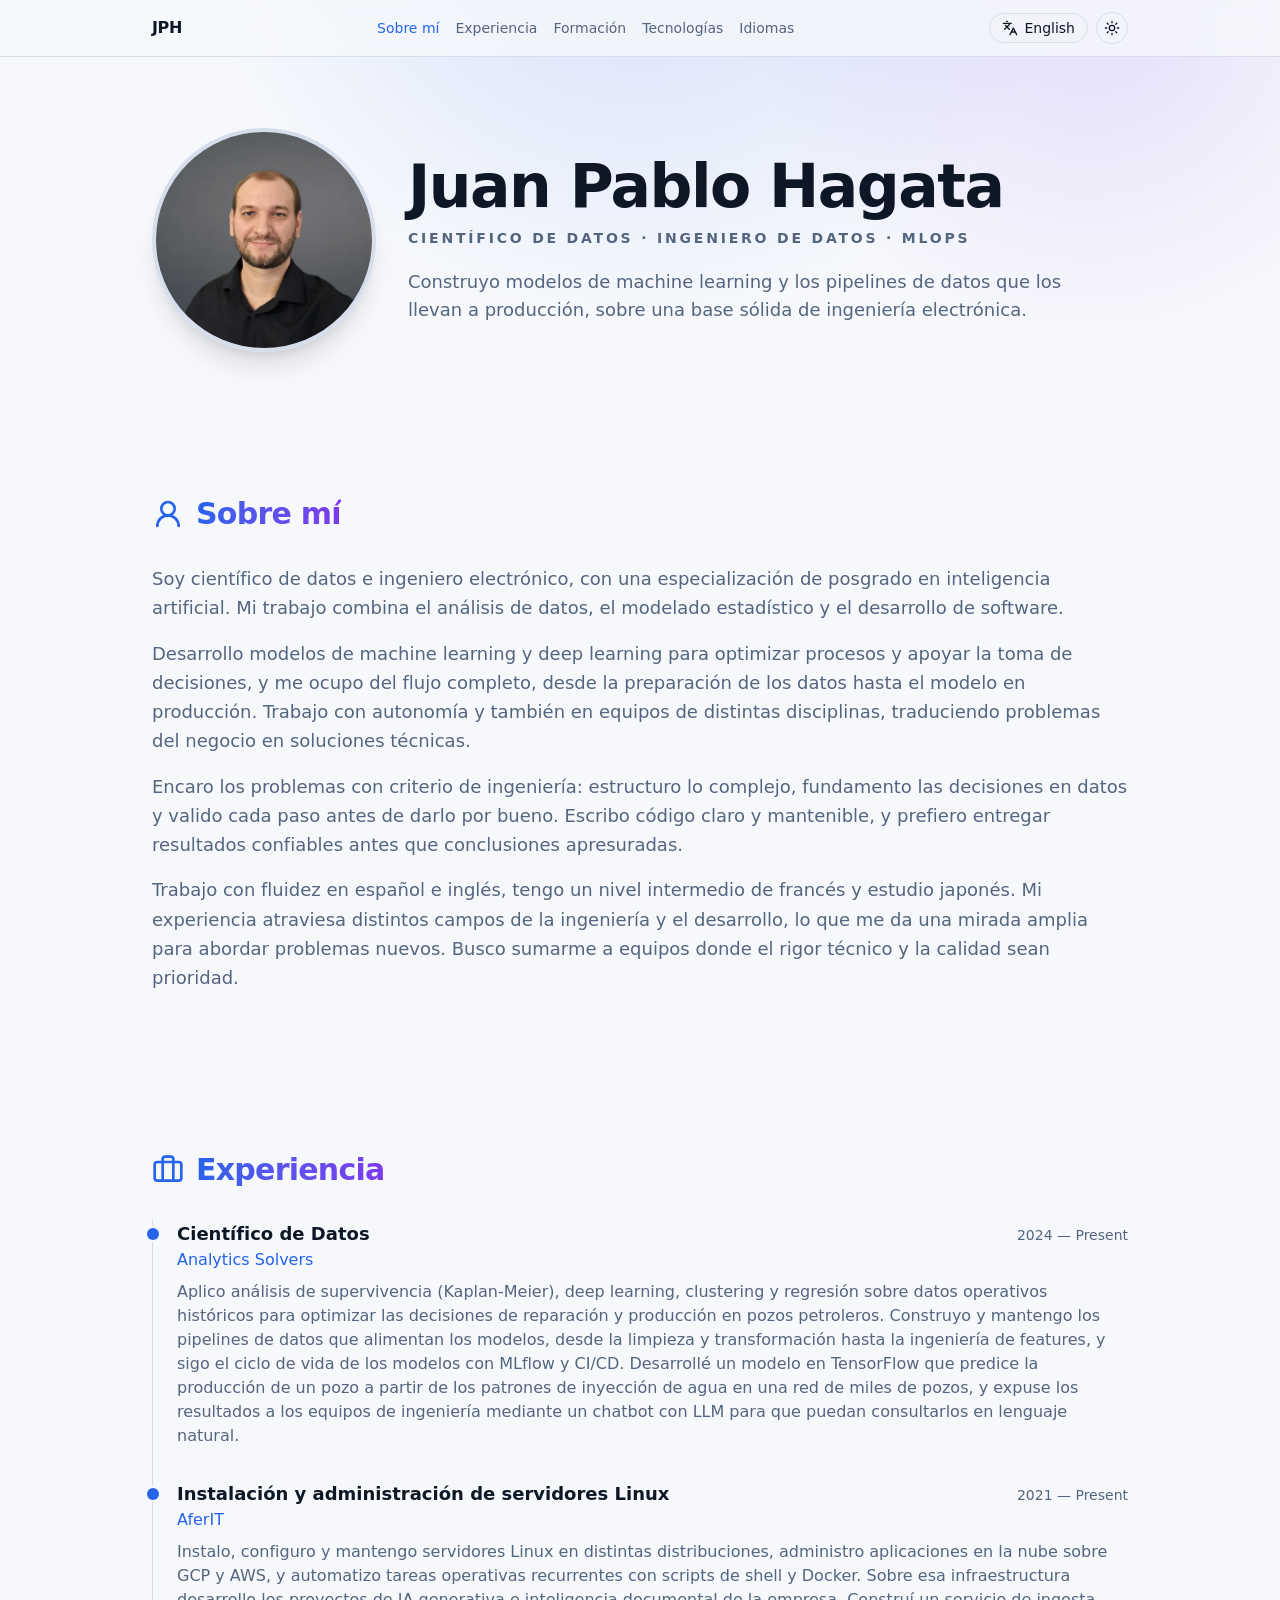
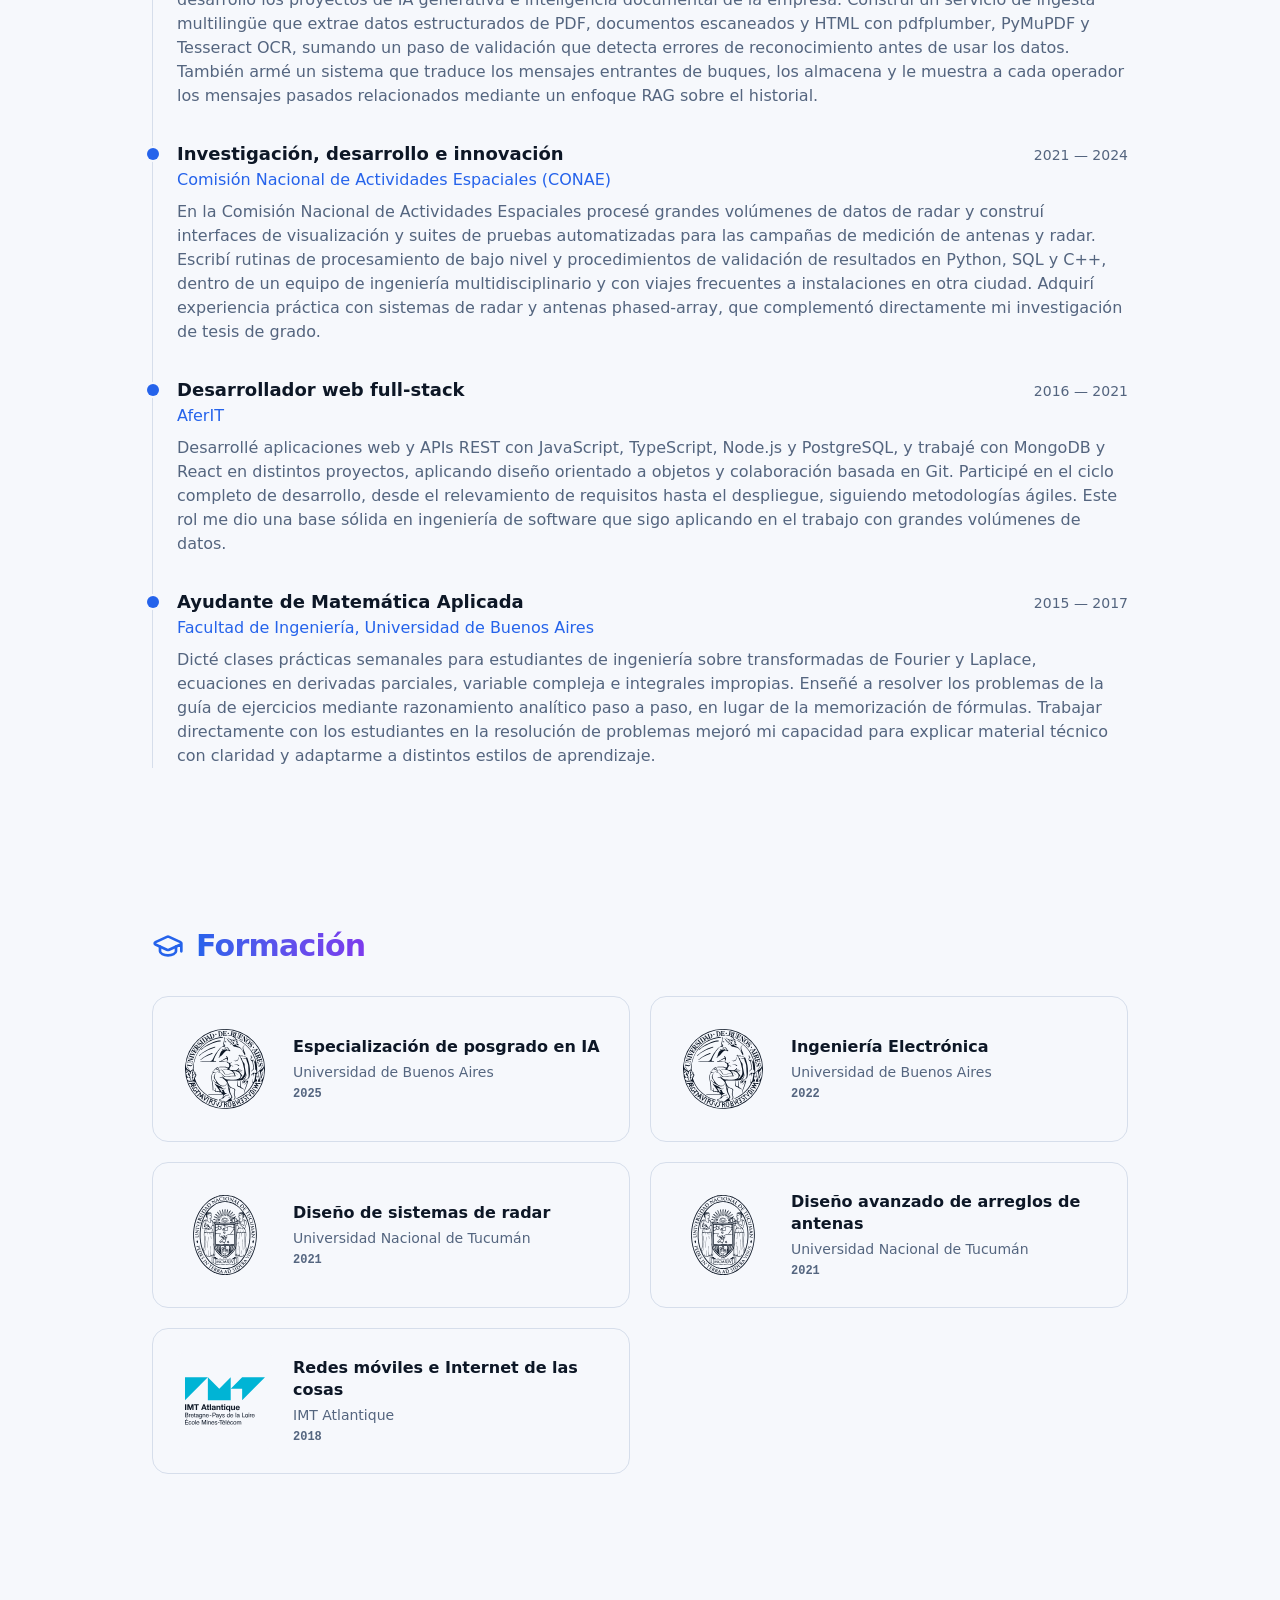
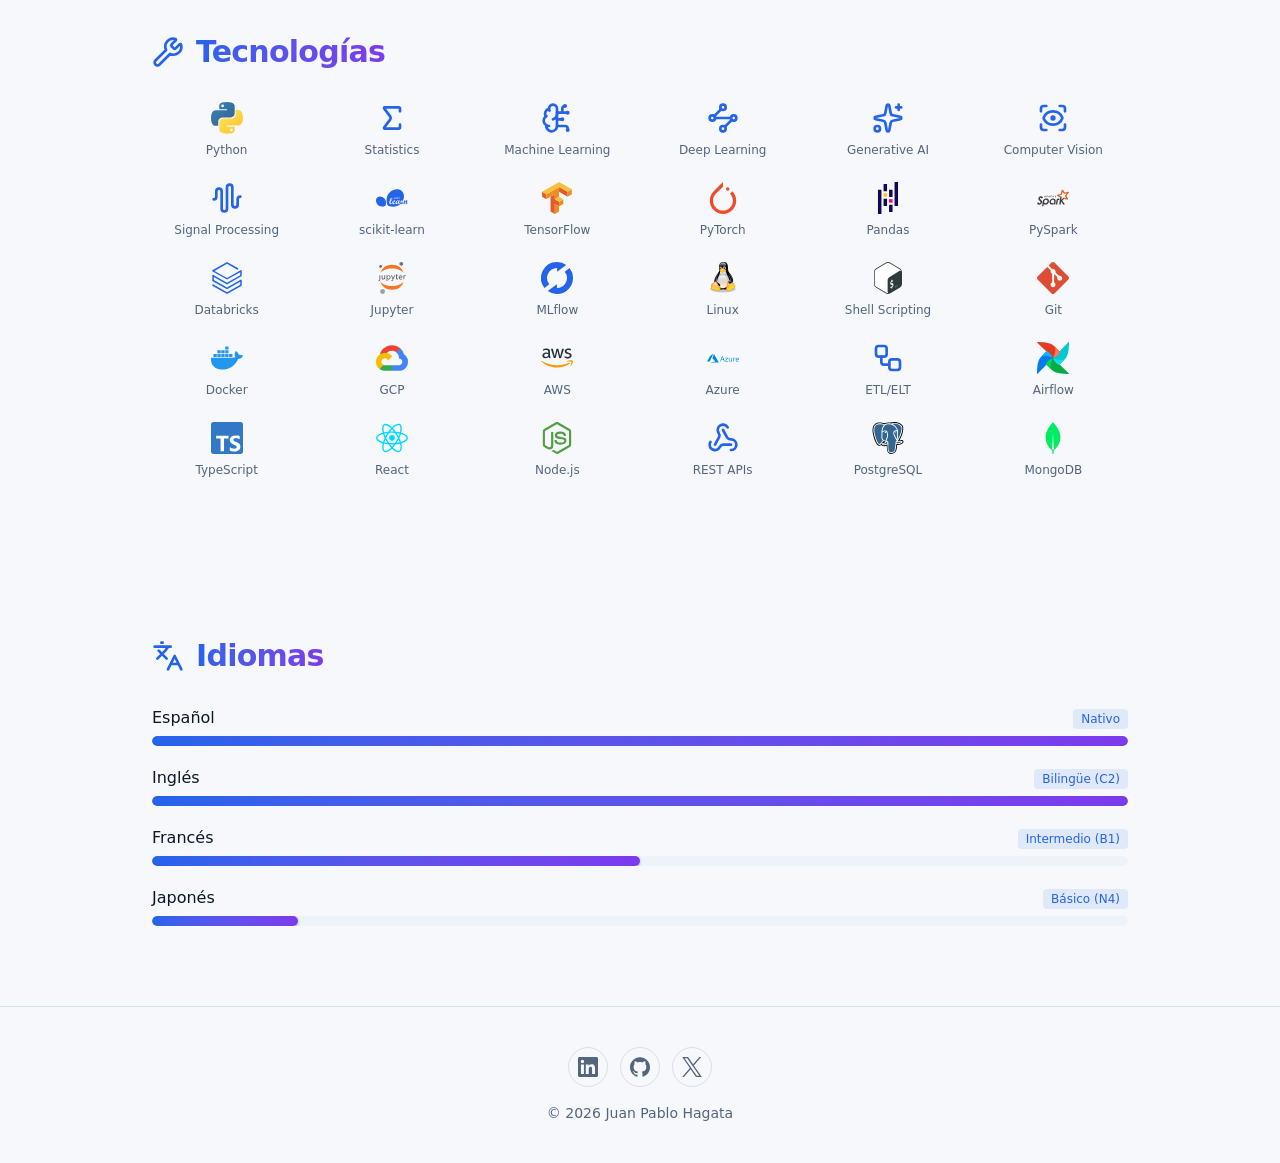
<file: es/index.html>
<!DOCTYPE html><html lang="es" data-theme="dark"> <head><meta charset="utf-8"><meta name="viewport" content="width=device-width, initial-scale=1"><!-- Security hardening for a static host: a meta CSP (no external origins)
         and a privacy-preserving referrer policy. --><meta http-equiv="Content-Security-Policy" content="default-src 'self'; base-uri 'self'; object-src 'none'; img-src 'self' data:; font-src 'self'; style-src 'self' 'unsafe-inline'; script-src 'self' 'unsafe-inline'; connect-src 'self'; form-action 'none'; frame-src 'none'; upgrade-insecure-requests"><meta name="referrer" content="strict-origin-when-cross-origin"><title>Juan Pablo Hagata — Científico de Datos · Ingeniero de Datos · MLOps</title><meta name="description" content="Construyo modelos de machine learning y los pipelines de datos que los llevan a producción, sobre una base sólida de ingeniería electrónica."><!-- Canonical + hreflang alternates: tell search engines that / (EN) and
         /es/ are the same page in different languages, and avoid duplicates. --><link rel="canonical" href="https://jpablohagata.com/es/"><link rel="alternate" hreflang="en" href="https://jpablohagata.com/"><link rel="alternate" hreflang="es" href="https://jpablohagata.com/es/"><link rel="alternate" hreflang="x-default" href="https://jpablohagata.com/"><!-- Open Graph / Twitter: rich preview when the link is shared. --><meta property="og:type" content="profile"><meta property="og:title" content="Juan Pablo Hagata — Científico de Datos · Ingeniero de Datos · MLOps"><meta property="og:description" content="Construyo modelos de machine learning y los pipelines de datos que los llevan a producción, sobre una base sólida de ingeniería electrónica."><meta property="og:url" content="https://jpablohagata.com/es/"><meta property="og:image" content="https://jpablohagata.com/og.png"><meta property="og:locale" content="es_ES"><meta name="twitter:card" content="summary_large_image"><meta name="twitter:title" content="Juan Pablo Hagata — Científico de Datos · Ingeniero de Datos · MLOps"><meta name="twitter:description" content="Construyo modelos de machine learning y los pipelines de datos que los llevan a producción, sobre una base sólida de ingeniería electrónica."><meta name="twitter:image" content="https://jpablohagata.com/og.png"><link rel="icon" href="/favicon.svg" type="image/svg+xml"><!-- Structured data (schema.org Person) for rich results. is:inline keeps
         Vite's dependency scanner from treating it as a JS module. (Avoid the
         literal text "script tag" with angle brackets in nearby comments: the
         dev-only scanner regex matches it and mis-parses the file.) --><script type="application/ld+json">{"@context":"https://schema.org","@type":"Person","name":"Juan Pablo Hagata","url":"https://jpablohagata.com/","image":"https://jpablohagata.com/og.png","jobTitle":"Científico de Datos · Ingeniero de Datos · MLOps","description":"Construyo modelos de machine learning y los pipelines de datos que los llevan a producción, sobre una base sólida de ingeniería electrónica.","sameAs":["https://www.linkedin.com/in/jpablohagata/","https://github.com/jpablohagata","https://x.com/jpablohagata"]}</script><!-- Apply the theme before paint to avoid a flash. Honor a saved choice
         first; otherwise follow the system via prefers-color-scheme. --><script>
      (function () {
        try {
          const root = document.documentElement;
          const saved = localStorage.getItem("theme");
          if (saved === "light" || saved === "dark") {
            root.setAttribute("data-theme", saved);
          } else if (
            window.matchMedia("(prefers-color-scheme: light)").matches
          ) {
            root.setAttribute("data-theme", "light");
          }
          // Follow system changes while the user has expressed no explicit choice.
          const mq = window.matchMedia("(prefers-color-scheme: light)");
          mq.addEventListener("change", function (e) {
            if (!localStorage.getItem("theme")) {
              root.setAttribute("data-theme", e.matches ? "light" : "dark");
            }
          });
        } catch {}
      })();
    </script><!-- Soft language auto-detection: on a first visit, if the browser prefers
         the alternate language and the user has made no explicit choice, redirect
         once. The language toggle records the choice in localStorage. --><script>
      (function () {
        try {
          const root = document.documentElement;
          const target = root.getAttribute("data-lang-redirect");
          const targetLang = root.getAttribute("data-lang-redirect-lang");
          if (!target || !targetLang) return;
          if (localStorage.getItem("lang")) return;
          if (sessionStorage.getItem("lang-redirected")) return;
          const langs = navigator.languages || [navigator.language || ""];
          const prefers = langs.some(function (l) {
            return l.toLowerCase().indexOf(targetLang) === 0;
          });
          if (prefers) {
            sessionStorage.setItem("lang-redirected", "1");
            location.replace(target);
          }
        } catch {}
      })();
    </script><link rel="stylesheet" href="/_astro/index.D_B1U5jL.css"></head> <body>  <a href="#main-content" class="sr-only focus:not-sr-only focus:fixed focus:left-4 focus:top-4 focus:z-[60] focus:rounded-md focus:bg-accent focus:px-4 focus:py-2 focus:text-accent-contrast"> Saltar al contenido </a> <header class="fixed inset-x-0 top-0 z-50 border-b border-border bg-bg/80 backdrop-blur"> <nav class="mx-auto flex max-w-5xl items-center justify-between gap-4 px-6 py-3"> <a href="#hero" class="font-bold tracking-tight">JPH</a> <ul class="hidden flex-wrap gap-4 text-sm text-muted md:flex"> <li> <a class="nav-link transition hover:text-text" href="#about" data-nav-link="about"> Sobre mí </a> </li><li> <a class="nav-link transition hover:text-text" href="#experience" data-nav-link="experience"> Experiencia </a> </li><li> <a class="nav-link transition hover:text-text" href="#education" data-nav-link="education"> Formación </a> </li><li> <a class="nav-link transition hover:text-text" href="#skills" data-nav-link="skills"> Tecnologías </a> </li><li> <a class="nav-link transition hover:text-text" href="#languages" data-nav-link="languages"> Idiomas </a> </li> </ul> <div class="flex items-center gap-2"> <a href="/" data-set-lang="en" class="inline-flex items-center gap-1.5 rounded-full border border-border px-3 py-1 text-sm transition hover:border-accent"> <svg width="1em" height="1em" class="h-4 w-4" data-icon="lucide:languages">   <symbol id="ai:lucide:languages" viewBox="0 0 24 24"><path fill="none" stroke="currentColor" stroke-linecap="round" stroke-linejoin="round" stroke-width="2" d="m5 8l6 6m-7 0l6-6l2-3M2 5h12M7 2h1m14 20l-5-10l-5 10m2-4h6"/></symbol><use href="#ai:lucide:languages"></use>  </svg> English </a> <button id="theme-toggle" type="button" aria-label="Cambiar tema" class="inline-flex h-8 w-8 items-center justify-center rounded-full border border-border transition hover:border-accent hover:text-accent"> <svg width="1em" height="1em" class="theme-icon-moon h-4 w-4" data-icon="lucide:moon">   <symbol id="ai:lucide:moon" viewBox="0 0 24 24"><path fill="none" stroke="currentColor" stroke-linecap="round" stroke-linejoin="round" stroke-width="2" d="M20.985 12.486a9 9 0 1 1-9.473-9.472c.405-.022.617.46.402.803a6 6 0 0 0 8.268 8.268c.344-.215.825-.004.803.401"/></symbol><use href="#ai:lucide:moon"></use>  </svg> <svg width="1em" height="1em" class="theme-icon-sun h-4 w-4" data-icon="lucide:sun">   <symbol id="ai:lucide:sun" viewBox="0 0 24 24"><g fill="none" stroke="currentColor" stroke-linecap="round" stroke-linejoin="round" stroke-width="2"><circle cx="12" cy="12" r="4"/><path d="M12 2v2m0 16v2M4.93 4.93l1.41 1.41m11.32 11.32l1.41 1.41M2 12h2m16 0h2M6.34 17.66l-1.41 1.41M19.07 4.93l-1.41 1.41"/></g></symbol><use href="#ai:lucide:sun"></use>  </svg> </button> <button id="menu-toggle" type="button" aria-label="Abrir menú" aria-controls="mobile-menu" aria-expanded="false" class="inline-flex h-8 w-8 items-center justify-center rounded-full border border-border transition hover:border-accent hover:text-accent md:hidden"> <svg width="1em" height="1em" class="menu-icon-open h-4 w-4" data-icon="lucide:menu">   <symbol id="ai:lucide:menu" viewBox="0 0 24 24"><path fill="none" stroke="currentColor" stroke-linecap="round" stroke-linejoin="round" stroke-width="2" d="M4 5h16M4 12h16M4 19h16"/></symbol><use href="#ai:lucide:menu"></use>  </svg> <svg width="1em" height="1em" class="menu-icon-close h-4 w-4" data-icon="lucide:x">   <symbol id="ai:lucide:x" viewBox="0 0 24 24"><path fill="none" stroke="currentColor" stroke-linecap="round" stroke-linejoin="round" stroke-width="2" d="M18 6L6 18M6 6l12 12"/></symbol><use href="#ai:lucide:x"></use>  </svg> </button> </div> </nav> <!-- Mobile drawer: collapsed by default, toggled by #menu-toggle. --> <div id="mobile-menu" class="border-t border-border bg-bg/95 md:hidden"> <ul class="mx-auto flex max-w-5xl flex-col gap-1 px-6 py-3 text-sm"> <li> <a class="nav-link block rounded-md px-2 py-2 text-muted transition hover:bg-surface hover:text-text" href="#about" data-nav-link="about"> Sobre mí </a> </li><li> <a class="nav-link block rounded-md px-2 py-2 text-muted transition hover:bg-surface hover:text-text" href="#experience" data-nav-link="experience"> Experiencia </a> </li><li> <a class="nav-link block rounded-md px-2 py-2 text-muted transition hover:bg-surface hover:text-text" href="#education" data-nav-link="education"> Formación </a> </li><li> <a class="nav-link block rounded-md px-2 py-2 text-muted transition hover:bg-surface hover:text-text" href="#skills" data-nav-link="skills"> Tecnologías </a> </li><li> <a class="nav-link block rounded-md px-2 py-2 text-muted transition hover:bg-surface hover:text-text" href="#languages" data-nav-link="languages"> Idiomas </a> </li> </ul> </div> <script type="module">document.querySelectorAll("[data-set-lang]").forEach(e=>{e.addEventListener("click",()=>{try{localStorage.setItem("lang",e.dataset.setLang??"")}catch{}})});const l=document.getElementById("theme-toggle");l?.addEventListener("click",()=>{const e=document.documentElement.getAttribute("data-theme")==="light"?"dark":"light";document.documentElement.setAttribute("data-theme",e);try{localStorage.setItem("theme",e)}catch{}});const o=document.getElementById("menu-toggle"),a=document.getElementById("mobile-menu"),d=e=>{!a||!o||(a.toggleAttribute("data-open",e),o.setAttribute("aria-expanded",String(e)))};o?.addEventListener("click",()=>d(o.getAttribute("aria-expanded")!=="true"));a?.querySelectorAll("a").forEach(e=>e.addEventListener("click",()=>d(!1)));const s=Array.from(document.querySelectorAll("[data-nav-link]")),c=Array.from(document.querySelectorAll("main section[id]"));if(s.length&&c.length&&"IntersectionObserver"in window){const e=new IntersectionObserver(t=>{for(const r of t){if(!r.isIntersecting)continue;const n=r.target.id;for(const i of s)i.toggleAttribute("data-active",i.dataset.navLink===n)}},{rootMargin:"-45% 0px -50% 0px"});c.forEach(t=>e.observe(t))}const m=window.matchMedia("(prefers-reduced-motion: reduce)").matches;if(!m&&c.length&&"IntersectionObserver"in window){const e=new IntersectionObserver((t,r)=>{for(const n of t)n.isIntersecting&&(n.target.classList.add("is-visible"),r.unobserve(n.target))},{rootMargin:"0px 0px -10% 0px"});c.forEach(t=>{t.classList.add("reveal"),e.observe(t)})}</script> </header> <main id="main-content"> <section id="hero" class="scroll-mt-24 pt-28 pb-16 sm:pt-32"> <div class="mx-auto flex max-w-5xl flex-col items-center gap-8 px-6 text-center sm:flex-row sm:text-left"> <img src="/_astro/profile.D4VoQ4Sp_2jFjKs.webp" alt="Retrato de Juan Pablo Hagata" loading="eager" decoding="async" fetchpriority="auto" width="448" height="448" class="h-44 w-44 shrink-0 rounded-full border-4 border-border object-cover shadow-xl sm:h-56 sm:w-56"> <div> <h1 id="hero-headline" class="text-4xl font-extrabold tracking-tight sm:text-5xl lg:text-6xl"> Juan Pablo Hagata </h1> <p class="mt-3 text-xs font-semibold uppercase tracking-[0.2em] text-muted sm:text-sm"> Científico de Datos · Ingeniero de Datos · MLOps </p> <p id="hero-tagline" class="mt-5 max-w-2xl text-base text-muted sm:text-lg"> Construyo modelos de machine learning y los pipelines de datos que los llevan a producción, sobre una base sólida de ingeniería electrónica. </p> </div> </div> </section> <section id="about" class="scroll-mt-24 py-16 sm:py-20"> <div class="mx-auto max-w-5xl px-6"> <h2 class="mb-8 flex items-center gap-3 text-2xl font-bold tracking-tight sm:text-3xl"> <svg width="1em" height="1em" class="h-7 w-7 shrink-0 text-accent sm:h-8 sm:w-8" data-icon="lucide:user-round">   <symbol id="ai:lucide:user-round" viewBox="0 0 24 24"><g fill="none" stroke="currentColor" stroke-linecap="round" stroke-linejoin="round" stroke-width="2"><circle cx="12" cy="8" r="5"/><path d="M20 21a8 8 0 0 0-16 0"/></g></symbol><use href="#ai:lucide:user-round"></use>  </svg> <span class="bg-gradient-to-r from-accent to-accent-2 bg-clip-text text-transparent"> Sobre mí </span> </h2>  <div class="space-y-4 text-lg leading-relaxed text-muted"> <p>Soy científico de datos e ingeniero electrónico, con una especialización de posgrado en inteligencia artificial. Mi trabajo combina el análisis de datos, el modelado estadístico y el desarrollo de software.</p><p>Desarrollo modelos de machine learning y deep learning para optimizar procesos y apoyar la toma de decisiones, y me ocupo del flujo completo, desde la preparación de los datos hasta el modelo en producción. Trabajo con autonomía y también en equipos de distintas disciplinas, traduciendo problemas del negocio en soluciones técnicas.</p><p>Encaro los problemas con criterio de ingeniería: estructuro lo complejo, fundamento las decisiones en datos y valido cada paso antes de darlo por bueno. Escribo código claro y mantenible, y prefiero entregar resultados confiables antes que conclusiones apresuradas.</p><p>Trabajo con fluidez en español e inglés, tengo un nivel intermedio de francés y estudio japonés. Mi experiencia atraviesa distintos campos de la ingeniería y el desarrollo, lo que me da una mirada amplia para abordar problemas nuevos. Busco sumarme a equipos donde el rigor técnico y la calidad sean prioridad.</p> </div>  </div> </section> <section id="experience" class="scroll-mt-24 py-16 sm:py-20"> <div class="mx-auto max-w-5xl px-6"> <h2 class="mb-8 flex items-center gap-3 text-2xl font-bold tracking-tight sm:text-3xl"> <svg width="1em" height="1em" class="h-7 w-7 shrink-0 text-accent sm:h-8 sm:w-8" data-icon="lucide:briefcase">   <symbol id="ai:lucide:briefcase" viewBox="0 0 24 24"><g fill="none" stroke="currentColor" stroke-linecap="round" stroke-linejoin="round" stroke-width="2"><path d="M16 20V4a2 2 0 0 0-2-2h-4a2 2 0 0 0-2 2v16"/><rect width="20" height="14" x="2" y="6" rx="2"/></g></symbol><use href="#ai:lucide:briefcase"></use>  </svg> <span class="bg-gradient-to-r from-accent to-accent-2 bg-clip-text text-transparent"> Experiencia </span> </h2>  <ol class="relative space-y-8 border-l border-border pl-6"> <li class="relative"> <span class="absolute -left-[1.875rem] top-2 h-3 w-3 rounded-full bg-accent ring-2 ring-bg"></span> <div class="flex flex-wrap items-baseline justify-between gap-2"> <h3 class="text-lg font-semibold">Científico de Datos</h3> <span class="text-sm text-muted">2024 — Present</span> </div> <p class="text-accent">Analytics Solvers</p> <p class="mt-2 text-muted">Aplico análisis de supervivencia (Kaplan-Meier), deep learning, clustering y regresión sobre datos operativos históricos para optimizar las decisiones de reparación y producción en pozos petroleros. Construyo y mantengo los pipelines de datos que alimentan los modelos, desde la limpieza y transformación hasta la ingeniería de features, y sigo el ciclo de vida de los modelos con MLflow y CI/CD. Desarrollé un modelo en TensorFlow que predice la producción de un pozo a partir de los patrones de inyección de agua en una red de miles de pozos, y expuse los resultados a los equipos de ingeniería mediante un chatbot con LLM para que puedan consultarlos en lenguaje natural.</p> </li><li class="relative"> <span class="absolute -left-[1.875rem] top-2 h-3 w-3 rounded-full bg-accent ring-2 ring-bg"></span> <div class="flex flex-wrap items-baseline justify-between gap-2"> <h3 class="text-lg font-semibold">Instalación y administración de servidores Linux</h3> <span class="text-sm text-muted">2021 — Present</span> </div> <p class="text-accent">AferIT</p> <p class="mt-2 text-muted">Instalo, configuro y mantengo servidores Linux en distintas distribuciones, administro aplicaciones en la nube sobre GCP y AWS, y automatizo tareas operativas recurrentes con scripts de shell y Docker. Sobre esa infraestructura desarrollo los proyectos de IA generativa e inteligencia documental de la empresa. Construí un servicio de ingesta multilingüe que extrae datos estructurados de PDF, documentos escaneados y HTML con pdfplumber, PyMuPDF y Tesseract OCR, sumando un paso de validación que detecta errores de reconocimiento antes de usar los datos. También armé un sistema que traduce los mensajes entrantes de buques, los almacena y le muestra a cada operador los mensajes pasados relacionados mediante un enfoque RAG sobre el historial.</p> </li><li class="relative"> <span class="absolute -left-[1.875rem] top-2 h-3 w-3 rounded-full bg-accent ring-2 ring-bg"></span> <div class="flex flex-wrap items-baseline justify-between gap-2"> <h3 class="text-lg font-semibold">Investigación, desarrollo e innovación</h3> <span class="text-sm text-muted">2021 — 2024</span> </div> <p class="text-accent">Comisión Nacional de Actividades Espaciales (CONAE)</p> <p class="mt-2 text-muted">En la Comisión Nacional de Actividades Espaciales procesé grandes volúmenes de datos de radar y construí interfaces de visualización y suites de pruebas automatizadas para las campañas de medición de antenas y radar. Escribí rutinas de procesamiento de bajo nivel y procedimientos de validación de resultados en Python, SQL y C++, dentro de un equipo de ingeniería multidisciplinario y con viajes frecuentes a instalaciones en otra ciudad. Adquirí experiencia práctica con sistemas de radar y antenas phased-array, que complementó directamente mi investigación de tesis de grado.</p> </li><li class="relative"> <span class="absolute -left-[1.875rem] top-2 h-3 w-3 rounded-full bg-accent ring-2 ring-bg"></span> <div class="flex flex-wrap items-baseline justify-between gap-2"> <h3 class="text-lg font-semibold">Desarrollador web full-stack</h3> <span class="text-sm text-muted">2016 — 2021</span> </div> <p class="text-accent">AferIT</p> <p class="mt-2 text-muted">Desarrollé aplicaciones web y APIs REST con JavaScript, TypeScript, Node.js y PostgreSQL, y trabajé con MongoDB y React en distintos proyectos, aplicando diseño orientado a objetos y colaboración basada en Git. Participé en el ciclo completo de desarrollo, desde el relevamiento de requisitos hasta el despliegue, siguiendo metodologías ágiles. Este rol me dio una base sólida en ingeniería de software que sigo aplicando en el trabajo con grandes volúmenes de datos.</p> </li><li class="relative"> <span class="absolute -left-[1.875rem] top-2 h-3 w-3 rounded-full bg-accent ring-2 ring-bg"></span> <div class="flex flex-wrap items-baseline justify-between gap-2"> <h3 class="text-lg font-semibold">Ayudante de Matemática Aplicada</h3> <span class="text-sm text-muted">2015 — 2017</span> </div> <p class="text-accent">Facultad de Ingeniería, Universidad de Buenos Aires</p> <p class="mt-2 text-muted">Dicté clases prácticas semanales para estudiantes de ingeniería sobre transformadas de Fourier y Laplace, ecuaciones en derivadas parciales, variable compleja e integrales impropias. Enseñé a resolver los problemas de la guía de ejercicios mediante razonamiento analítico paso a paso, en lugar de la memorización de fórmulas. Trabajar directamente con los estudiantes en la resolución de problemas mejoró mi capacidad para explicar material técnico con claridad y adaptarme a distintos estilos de aprendizaje.</p> </li> </ol>  </div> </section> <section id="education" class="scroll-mt-24 py-16 sm:py-20"> <div class="mx-auto max-w-5xl px-6"> <h2 class="mb-8 flex items-center gap-3 text-2xl font-bold tracking-tight sm:text-3xl"> <svg width="1em" height="1em" class="h-7 w-7 shrink-0 text-accent sm:h-8 sm:w-8" data-icon="lucide:graduation-cap">   <symbol id="ai:lucide:graduation-cap" viewBox="0 0 24 24"><g fill="none" stroke="currentColor" stroke-linecap="round" stroke-linejoin="round" stroke-width="2"><path d="M21.42 10.922a1 1 0 0 0-.019-1.838L12.83 5.18a2 2 0 0 0-1.66 0L2.6 9.08a1 1 0 0 0 0 1.832l8.57 3.908a2 2 0 0 0 1.66 0zM22 10v6"/><path d="M6 12.5V16a6 3 0 0 0 12 0v-3.5"/></g></symbol><use href="#ai:lucide:graduation-cap"></use>  </svg> <span class="bg-gradient-to-r from-accent to-accent-2 bg-clip-text text-transparent"> Formación </span> </h2>  <div class="grid gap-5 sm:grid-cols-2" data-astro-cid-2gvrk3wr> <article class="flex items-center gap-5 rounded-card border border-border bg-bg p-6" data-astro-cid-2gvrk3wr> <span class="edu-logo grid h-24 w-24 shrink-0 place-items-center rounded-md bg-bg p-2 text-text" data-astro-cid-2gvrk3wr> <svg id="abcca033-2c1f-44c9-85fc-3aee3d04dd44" data-name="Layer 1" xmlns="http://www.w3.org/2000/svg" viewBox="0 0 112.57 112.56" fill="currentColor"><path d="M29.87,52.51,26.5,52.1c-.66-.08-.84-.32-.77-.92l-.31,0-.25,2.06.31,0c.08-.6.31-.79,1-.7l3.3.4c1.37.17,2.16.65,2,1.86-.11.9-.67,1.32-2.36,1.09l-3.31-.4c-.66-.09-.84-.32-.76-.92l-.31,0-.37,3,.31,0c.07-.6.3-.78,1-.7l3.58.43c1.45.19,2.4-.54,2.6-2.2s-.59-2.37-2.22-2.58" transform="translate(-21.72 -5.02)"/><path d="M27.34,44.72l-.3-.08-.54,2.15.31.08c.28-.79.73-.75,1.51-.55l3.08.76L26,48.8l-.52,2.08.3.07a1.69,1.69,0,0,1,.87-.77l4.23,1c.84.21,1.08.43,1,1.25l.3.08.58-2.32-.31-.07c-.41.81-.63.85-1.63.61l-3.52-.88,6-2,.19-.74L28.43,45.9c-.81-.21-1.14-.37-1.09-1.18" transform="translate(-21.72 -5.02)"/><path d="M33.26,44.22,29,42.66c-.62-.23-.75-.5-.54-1.07l-.3-.1-1,2.83.29.1c.21-.56.48-.69,1.1-.46l4.29,1.56c.62.23.75.49.54,1.06l.3.11,1-2.84-.3-.1c-.21.57-.48.69-1.1.47" transform="translate(-21.72 -5.02)"/><path d="M41.22,30.15l-1.09-.27a2.13,2.13,0,0,0-1-.1,1.74,1.74,0,1,0-3-1.82l-2.23,2.85.25.19c.37-.48.66-.51,1.18-.1L39,33.71c.52.4.56.7.18,1.18l.25.19,1.86-2.38L41,32.51c-.38.48-.67.52-1.19.11l-1.67-1.3c.22-.28.5-.48,1.77-.13l1.24.34a8.71,8.71,0,0,0,.85.2l1.28-1.63-.24-.2c-.49.53-1.13.4-1.83.25m-3.32.76-.1.12-1.61-1.25c-.42-.33-.59-.49-.25-.93.56-.71,1.13-.89,1.88-.3s.93,1.26.08,2.36" transform="translate(-21.72 -5.02)"/><path d="M42,25.27l-.47.22c-.52.25-1.18.61-1.73.07a1,1,0,0,1,0-1.48,3,3,0,0,1,2.71-.27l.14-.31-1.84-1.05a1,1,0,0,1-.21.7.94.94,0,0,1-.32.19,2.58,2.58,0,0,0-.79.52,1.89,1.89,0,0,0,.08,2.75c1.14,1.14,2.47.47,3.55,0,.52-.25,1.16-.56,1.71,0a1.25,1.25,0,0,1,0,1.73c-.73.72-2.05.56-3,.27l-.15.32,1.94,1.16c.17-.58.21-.64.31-.74a1,1,0,0,1,.38-.23,3.25,3.25,0,0,0,.9-.61,2.11,2.11,0,0,0-.1-3c-1-1-2.09-.66-3.09-.19" transform="translate(-21.72 -5.02)"/><path d="M47.33,24.66l-3-3.45c-.43-.49-.41-.79.05-1.19l-.21-.23-2.27,2,.2.23c.46-.4.76-.38,1.19.12l3,3.44c.44.51.41.8,0,1.19l.2.24,2.28-2-.21-.23c-.46.4-.75.38-1.18-.12" transform="translate(-21.72 -5.02)"/><path d="M48.56,16.82a3.38,3.38,0,0,0-1.31.63l-2.37,1.73.18.25c.49-.36.78-.31,1.17.22l2.68,3.69c.39.54.34.83-.15,1.19l.19.25,2.37-1.72a3.68,3.68,0,0,0,1-1.07A3.33,3.33,0,0,0,52,18.37a3.36,3.36,0,0,0-3.45-1.55m2.55,5.93c-.6.44-.72.27-1.14-.3l-2.58-3.56c-.35-.48-.52-.71,0-1.1.92-.67,1.91-.65,3.28,1.24,1.53,2.1,1.28,3.1.43,3.72" transform="translate(-21.72 -5.02)"/><path d="M65,11.83a.85.85,0,1,0,1,.6.85.85,0,0,0-1-.6" transform="translate(-21.72 -5.02)"/><path d="M72.3,8.39a3.33,3.33,0,0,0-1.45-.08l-2.91.36L68,9c.6-.07.84.1.92.76l.55,4.53c.09.66-.1.9-.7,1l0,.32,2.9-.36a3.51,3.51,0,0,0,1.44-.42,3.33,3.33,0,0,0,1.44-3.35,3.39,3.39,0,0,0-2.27-3m-.64,6.43c-.74.09-.76-.11-.85-.82l-.54-4.35c-.07-.59-.1-.88.54-1,1.14-.14,2,.36,2.28,2.67.31,2.58-.39,3.33-1.43,3.46" transform="translate(-21.72 -5.02)"/><path d="M80.5,13.06l-.22-.14a3.48,3.48,0,0,1-2.64,1.52c-.6,0-.65-.36-.65-.91v-2h.19a1.27,1.27,0,0,1,1.48,1.17H79V10h-.33c-.29,1-.66,1.12-1.5,1.12H77V9.24c0-.7,0-1,.75-1a3.15,3.15,0,0,1,2.4,1.52l.26-.12-.53-1.77H74.79V8.2c.61,0,.82.21.82.87v4.57c0,.66-.21.86-.82.86v.31h5.08Z" transform="translate(-21.72 -5.02)"/><path d="M82.51,12.05a.86.86,0,0,0,.92-.77.87.87,0,0,0-.77-.93.85.85,0,0,0-.15,1.7" transform="translate(-21.72 -5.02)"/><path d="M92.72,11.05l-1.11,3.42c-.45,1.4.08,2.46,1.67,3s2.44-.12,3-1.69l1-3.23c.21-.63.47-.76,1-.57l.09-.3-2-.64-.1.3c.58.18.72.45.51,1.08l-1,3.16c-.43,1.31-1,2-2.21,1.62-.86-.28-1.18-.91-.63-2.53l1-3.17c.2-.63.46-.77,1-.58l.1-.29-2.87-.94-.09.3c.57.19.7.45.5,1.08" transform="translate(-21.72 -5.02)"/><path d="M101.57,18.64a3.47,3.47,0,0,1-3,.27c-.54-.25-.43-.6-.2-1.1L99.19,16l.16.08a1.28,1.28,0,0,1,.86,1.69l.29.14,1.16-2.48-.3-.14a1.26,1.26,0,0,1-1.83.38l-.15-.07.77-1.67c.3-.64.42-.89,1.1-.58a3.13,3.13,0,0,1,1.53,2.4h.29l.27-1.83-4.61-2.15-.13.29c.55.26.65.53.37,1.14l-1.92,4.13c-.28.6-.57.7-1.11.44L95.8,18l4.61,2.15,1.31-1.33Z" transform="translate(-21.72 -5.02)"/><path d="M109.67,18.34l.17-.27L108,16.9l-.17.27c.67.51.48.93,0,1.61l-1.67,2.68,0-5.66-1.81-1.13-.18.26a1.71,1.71,0,0,1,.48,1.07l-2.31,3.68c-.46.74-.74.9-1.5.6l-.17.26,2,1.26.16-.26c-.64-.64-.61-.87-.07-1.74l1.93-3.08,0,6.36.65.4L108.21,19c.44-.7.7-1,1.46-.67" transform="translate(-21.72 -5.02)"/><path d="M112.78,24.9c1.35-1.6,1.39-3.49-.06-4.7s-3.41-.65-4.7.89-1.39,3.48,0,4.66,3.52.62,4.74-.85m-4.53.54c-.7-.58-.58-1.65.94-3.47s2.59-2.08,3.33-1.46.66,1.64-.9,3.5c-.83,1-2.2,2.42-3.37,1.43" transform="translate(-21.72 -5.02)"/><path d="M114.18,24.29c-1.18,1.1-.56,2.45-.1,3.55.23.52.52,1.18,0,1.7a1.22,1.22,0,0,1-1.72-.07c-.7-.74-.49-2.06-.17-3l-.31-.16-1.23,1.89c.57.2.64.24.73.35a1.36,1.36,0,0,1,.22.39,3.32,3.32,0,0,0,.57.91,2.09,2.09,0,0,0,3,0c1-.95.73-2.06.3-3.07l-.2-.49c-.23-.52-.57-1.19,0-1.72a1,1,0,0,1,1.48.06c.58.62.44,1.9.17,2.72l.31.15,1.11-1.8a1.06,1.06,0,0,1-.7-.24.9.9,0,0,1-.17-.32,2.54,2.54,0,0,0-.49-.8,1.88,1.88,0,0,0-2.75,0" transform="translate(-21.72 -5.02)"/><path d="M117.58,30.1a.87.87,0,0,0-.17,1.19.85.85,0,0,0,1.36-1,.86.86,0,0,0-1.19-.17" transform="translate(-21.72 -5.02)"/><path d="M129.07,52.88c-1.61.16-1.93,1.61-2.22,2.77-.13.55-.29,1.25-1.06,1.33a1.22,1.22,0,0,1-1.33-1.1c-.11-1,.85-1.94,1.69-2.52L126,53l-2.11.78c.34.49.36.56.38.71a1.35,1.35,0,0,1-.07.44A3.24,3.24,0,0,0,124.1,56a2.09,2.09,0,0,0,2.4,1.82c1.39-.14,1.82-1.2,2.09-2.27l.13-.52c.13-.55.26-1.29,1-1.37a1,1,0,0,1,1.14.93c.09.85-.79,1.79-1.5,2.28l.15.3,2-.77a1,1,0,0,1-.42-.6.91.91,0,0,1,.06-.36,2.34,2.34,0,0,0,.09-.95,1.87,1.87,0,0,0-2.18-1.65" transform="translate(-21.72 -5.02)"/><path d="M124.51,74.76c0,.46.4.26.13-1.1a4,4,0,0,1,.4-1.55c.29-.33.48-.7.28-.9a2.56,2.56,0,0,1-.11-1.57c.08-.54.53-3.1.25-3.18,0,0-.34-.09-.42.61s-.22,2.67-.33,3.11-.95,1.3-1,1.79.37,1.18.45,1.46a4.38,4.38,0,0,1,.38,1.33" transform="translate(-21.72 -5.02)"/><path d="M130.27,68.57c-.23.3-.72.38-.89.65s.1,1.61,0,2a4.83,4.83,0,0,1-1,1.34.84.84,0,0,0-.07,1.06,5.91,5.91,0,0,1-.29,2.55c-.19.52-.58,1.65-.27,1.63s.93-3,1.25-3.44.14-1.76.41-1.43.29.89.6.87,0-.93-.08-1.46a2.41,2.41,0,0,1,.65-1.74,1.22,1.22,0,0,0,.27-1.47s-.15-.25.06-.86,1.07-4.2,1.07-4.2a12.44,12.44,0,0,0-.9,1.51,20,20,0,0,1-.79,2.94" transform="translate(-21.72 -5.02)"/><path d="M70,64.74a1.06,1.06,0,0,0-.29.37,1.08,1.08,0,0,0,.79.58,1.06,1.06,0,0,0,.66,0L71,65.4a1.91,1.91,0,0,1-.21-.33,2.57,2.57,0,0,1-.17-.67,1.2,1.2,0,0,0-.66.34" transform="translate(-21.72 -5.02)"/><path d="M103.89,46a7.28,7.28,0,0,1-3.22-.23c-.5-.2-.93-1.47-1.16-2.09s.23-.48.23-.48a20.63,20.63,0,0,0,3.32-.43c.67-.36.77-.56.4-.53s-1.63.23-1.63.23a4.69,4.69,0,0,1-2.62-.1c-.47-.13-.44-.37-.9-.83s-.4-.06-1.13.4-.5.43-.13.53.33-.23.93.36a30.5,30.5,0,0,1,2.23,3.76c.82,1.56,2.09,4.56,2.56,5.78s1.73,6.88,1.89,7.68a45.43,45.43,0,0,1,.53,6.55,5.32,5.32,0,0,1-1.49,4.12,3.61,3.61,0,0,0-.93,1.26,4.42,4.42,0,0,1-1.2,1.87,4.24,4.24,0,0,1-2.33.93,21.67,21.67,0,0,0,1.8-2.4,6.28,6.28,0,0,0,.23-2,1.16,1.16,0,0,1,.23.43,1.24,1.24,0,0,0,.34.5c1-.17,0-1.59-.77-2.72a39,39,0,0,0-3.42-3.73c1.06-.14,1.22.17,2.39.27s1.53.89,1.93.93.33-.2-.8-.9a8.3,8.3,0,0,0-3.75-.9c-.84,0-2.4,0-2.4,0-.46-.11-.36-.34.56-.77A14.37,14.37,0,0,1,99.77,63a4.65,4.65,0,0,1,2.4.67c.26.19.39,0,.39,0-.1-.37-1.29-1-2.92-1.27s-3.59.5-3.26.23a7.82,7.82,0,0,0,1.27-2.09c.16-.5-.23-.7-.5-.6s-.33.56-1.4,1.73a4.4,4.4,0,0,1-3.09,1.53A24.56,24.56,0,0,1,88,62.74c-1-.17-2.42-.5-3.09-.56s-.69-.3-.69-.3a5.48,5.48,0,0,1,.33-1.94,14.44,14.44,0,0,1,1.59-2.56c.77-1.19,1.37-1.09,1.86-1.39s0-.34,0-.34a4.09,4.09,0,0,0-1.76.78A10.51,10.51,0,0,0,85,53.53a4.37,4.37,0,0,0,2.31-.85c.3-.27.93-1.8.66-1.74s-.5,1.74-2.8,1.86a6.25,6.25,0,0,1-3.46-1.3A1.71,1.71,0,0,1,81,50.31a7.16,7.16,0,0,1,.84-1.67,4,4,0,0,0,.33-2.52,4.05,4.05,0,0,0-.81-1.72c-.15-.16-.77-.89-.88-1-.54-.54-1-.31-1-.14s.46.67.69,1,.7.57.5.9-.66.27-1.3.67-5.28,3.15-5.28,3.15a21.17,21.17,0,0,1-4.52,1.53c-1.34.6.36.47.69.47h9.16c2.13-.49-7.62-.39-7.3-.53s1-.31,1.53-.53c2.16-.94,4.56-2.21,5.36-2.53,1.25-.5,1.55-.45,1.75-.25a8.44,8.44,0,0,1-.2,2.74c-.15.9-.25,1.85.35,2.35a25.7,25.7,0,0,0,2.24,1.44,4.92,4.92,0,0,1,.7,4.39c-.61,1.49-2.08.95-3.08.7-.48-.11-1.36-.48-1.57-.49-2.42-.08-10.43.26-11.25.08s-1,.36-.5.36l9.77,0a6.34,6.34,0,0,1,3.59,1.19c.45.45,1.52,1.06,1.28,1.36s-5.64.2-5.64.2c-.7-.1-1.25.1-.85.3a38.63,38.63,0,0,0,4.59.1,11.81,11.81,0,0,1,6.95,2.23A16.13,16.13,0,0,1,91,68.3c.19.2-.33,0-.21.35a18.68,18.68,0,0,0,.93,2.19c.08.13-.51.12-.51.12l-13.47.43c-1.05,0-1.15-.5-1.15-.5l-4.23-4c-.55-.65-.85-.7-.85-.7a2.16,2.16,0,0,1-2-.75c-.6-.55-.55-.44-1-.35s-7.18.5-7.18.5c-.65-.5.4-.9.7-1.15a10.64,10.64,0,0,0,.75-.94,3.25,3.25,0,0,0,.79-1.3c.15-.55,1.5-.44,1.5-.44.9-.11,3,1.12,3.74,1.68s.91,1.12,1.06,1a1.51,1.51,0,0,1,.55-.4c.06,0,0-.52,0-.52a9.52,9.52,0,0,0-2.76-4.22c-1-.75-1.25-.75-1.15-.45s.65.6.65.6-.6.15-1.14.25-1.25.36-1.05.7,0,.75-.85.85-1,.5-1,.8a15.81,15.81,0,0,1-1.15,1.74,5.46,5.46,0,0,1-1.2,1c-.3.2-.29.65-.29,1s.6.59.6.59c-2.37,2.38-2.45,6.23-2.36,7.28S60.1,82,60.1,82c.63,4,.58,8.86.68,9.31s1.28.51,2.13.51a1.44,1.44,0,0,1,1.44,1c.2.55,0,.48.6.69a2.2,2.2,0,0,0,1.55-.25c2.49-.44,3,.56,4,.75s1.5-.25,1.85.15c.12.14.53.38,1,.82.86.91-.21,1.16-.21,1.16-.93.37-4.42.29-6.61.37-1.13,0-11.07-.08-12.12.19s.55.46.55.46c.33,0,13.1.1,18,0a12,12,0,0,1,1.91.09,1,1,0,0,1,.54.35c.45.5-.1,1.66-.38,2.5-.54,1.57-.5,2.27-1.53,2.81a4.13,4.13,0,0,1-2.31.54c-.9,0-1.4.8-1.25,1.75s1.38,1.51,1.38,1.51c7.58,2.73,16.62-.69,16.62-.69.8-.4.56-.34.56-.34-.56,0-.66-.18-.9-.55-.57-.85,1.21-1.53,1-1.89s-1.41,1.65-1.86,1c-.94-1.23,1.49-1.66,1.49-2.9,0-.26.24-.54-.44-2.07-.54-1.09-1.09-2.17-1.27-2.61a10.62,10.62,0,0,1-1.61-4.25c-.3-2.1.56-5.31,1-5A8.57,8.57,0,0,0,89.74,89c1.63.7,1.49,1.36,1.56,2.4a18.84,18.84,0,0,1-.59,3.29,4.89,4.89,0,0,0,0,3.22,13.85,13.85,0,0,1,.93,3.16c.16,1.53-1.53,3.45-1.53,3.45-.4.52-.3.58-.19.57a2.53,2.53,0,0,0,.52-.15c1-.49,1.83-2.41,2.1-3.32a2.35,2.35,0,0,0-.06-1.56,9.21,9.21,0,0,1-.93-2.86,13.41,13.41,0,0,1,.14-2.73c.6-2.24,1-3.87.48-4.81-.68-1.2-3.07-1.58-4.22-2a7.73,7.73,0,0,1-3.33-2.55,15.4,15.4,0,0,1-2-3.65c-.51-1.22-1.38-2.77-.93-3.61s1.23-.35,2-.35c9,0,15-.16,17.37-.42,3.81-.42,2.89-3.65,4.71-4.64,1-.53,1.29-2.85,1.38-4.17a12.18,12.18,0,0,0,.12,1.25,5.53,5.53,0,0,1-.26,2.59,20.76,20.76,0,0,1-1.84,2.6c-.5.69-1.4,3.14-2,3.34a1.66,1.66,0,0,0-1.1.8,3.19,3.19,0,0,0,.25,1.79c.25.8.58,1.1,1,1.23s1.79,1.27,2.92.73,3.19-3.19,3.19-3.19a79.8,79.8,0,0,1-3.86,11c-.61,1.53-1.11,2.58-.38,4a3.62,3.62,0,0,0,.52.75c.06.06.25,0,.18-.16a2.5,2.5,0,0,1-.4-.82c-.28-1.25.13-2,.87-3.64l.07-.15.08-.19A108.14,108.14,0,0,0,110.55,79c.14-.6.2-1.06-.93-.93s-1.73,0-1.66.33.73.4.6.73A10.83,10.83,0,0,1,106.37,82c-.73.47-.93.4-1.73-.06a7.32,7.32,0,0,1-1.53-1c-.33-.34-.39-1.34-.6-1.73s.27-.47.27-.47c.46-.06.66,1.06.86,1.46a2,2,0,0,0,1.73.53c.39-.13,1.33-.93,1.39-1.32s-.39-1.47.07-2.2,3.29-2.2,4.28-2.66,1.37-2.25,1.37-2.25c.86-3.2,1-10-.07-16.29a73.83,73.83,0,0,0-2.19-8.11,14.67,14.67,0,0,0-1.36-3c-.23-.27-1.19.44-1.19.44a11.65,11.65,0,0,1-3.78.73M65.73,60.24c.23-.06,1.06-.18,1.06-.18,1,0,1.29.52,1.29.52a7.43,7.43,0,0,1,1.7,2.89c.18.65.12.65-.7-.35a12.27,12.27,0,0,0-3-2.41c-.65-.35-.59-.41-.35-.47M84.36,86.29c.46.4.45.42.2,1a8,8,0,0,0-.62,2.81A29.4,29.4,0,0,1,82.79,84a5.23,5.23,0,0,0,1.57,2.26M94,75.94c-5.38.42-13.69,1.19-16.78-1.6a15.56,15.56,0,0,1-2.1-2,5.62,5.62,0,0,0-1.89-1.7c-.35-.1-.45.1.15.6s1.89,1.9,1.74,2.25-.5-.25-1.25-.65a4.19,4.19,0,0,0-3.08-.15s-.6.55-.06.6,2.1-.75,5.79,2.54,4.64,4.64,5,6.94,1.69,10.47,3.33,13.35,2.75,4.26,2,5.35-3.5,1.93-5.35,4.11c-1.15,1.36-2.89,2.06-3.68,1.82,0,0-.6-.2.1-.65,0,0,.34-.21,0-.41,0,0-.16,0-.6.45s-.9.85-1.4.4.05-.6.4-.8.3-.45-.15-.25-1,.9-1.69.7-.2-.5.09-.7,0-.4-.4-.1-.64.85-1.34.7-.75-.6-.2-.9.9-.4.8-.64-.55.14-1.2.44-1.1.55-1.59-.25.25-1.39,1-1.34a8.91,8.91,0,0,0,4.54-1.8c1-1,1.8-3,5.93-3.89,0,0,1.55-.1,1.6-.4s-.25-.4-1.35-.4a9.07,9.07,0,0,0-6.81,3.53,16.49,16.49,0,0,1,.74-2.45c.56-1.3,4.39-2.89,4.39-3.48s-2.59.11-2.82-.45c-.65-1.65-1-2.35-1.57-3.68-.05-.14-.49,0-1.61-.25a18.06,18.06,0,0,0-1.86-.58c-.08.15.41.68,1.1,1.85a19.45,19.45,0,0,1,1,1.79c.17.38-1.58,0-1.9-.58-1.27-2-1.82-3.19-3.15-5.21,0,0-.29-.48.91.08.55.26,4.43,2.34,7,1.26,1.58-.68,1.85-2.05,1.71-2.33s0,.17-.28.7c-.35.76-1.56,1.9-3.95,1.11-.9-.29-1.77-2.1-2.64-2.56a15.89,15.89,0,0,1-4.64-2,38,38,0,0,1-3.62-2.41c-.49-.35-1.19-.1-.49.85s6.24,8.42,6.44,9.13-.06,1.34-1.16.69a2.5,2.5,0,0,0-2-.26c-1,.4-2.09,1-2.3,0s0-3-.59-4c0,0-.65-.7-.4.45a6.56,6.56,0,0,1,.24,2.09c0,.35-.09.4-.74.5s-1.4,0-1.6-.45,0-6.43-1.09-10.77S58.41,69,61.7,66.66a5.87,5.87,0,0,1,2.4-.84c1.15,0,4.63-.3,4.63-.3s.9,1.19,1.65,1.19,1.29,0,1.5.2,4.18,4.48,4.53,4.84.9.39,1.7.3,12.59-.36,13.49-.45,1.88,0,1.69-.2a11.77,11.77,0,0,1-1.36-2.87c-.11-.29.45-.09.31-.32A26.38,26.38,0,0,0,90.56,66c-.6-.69.61-.4,1.9.5A27,27,0,0,1,95.16,69c.19.39.44.29.24-.15S93.31,66.27,88.92,64c0,0,5.34,0,7.43,1.6s4.49,3.88,3.44,6.78c0,0-.22,3.12-5.8,3.54m15.42-23.69a18.25,18.25,0,0,1,1.25,4.19c0,.4.55,9.07.65,12.16s-.36,4.54-.81,5.34-3.34,2.19-3.88,2.54a16.31,16.31,0,0,0-2,2.45c-.5.59-1,.49-1.05,0s1.05-1.65,1.05-1.65a19.43,19.43,0,0,1,2.64-4.14,5.69,5.69,0,0,0,.7-4.29c-.2-1.1-1.65-8.62-1.9-9.62s-.3-4.49-.59-5.33-1.35-1.7-2-2.7a13.07,13.07,0,0,1-1.75-4.13c-.09-1,1.25-.7,1.25-.7,1.84.11,4.64,0,4.64,0,.6,1.35,1.1,4.44,1.8,5.83" transform="translate(-21.72 -5.02)"/><path d="M93.06,27.29a5.08,5.08,0,0,1-1-2c-.14-.06-.37,1.07-.4,1.36s-.26,1.13-1,1S88.9,26.3,88.9,26.3A4.93,4.93,0,0,0,86.25,24a6.42,6.42,0,0,1-2.66-2.09,26.16,26.16,0,0,0-1.93-2.49l-1.43-1.37c-.3-.19-.43-.22-.3,0S81.33,20,81.33,20c.86,1,2.33,3.19,2.93,3.69a4.36,4.36,0,0,0,1.52.73l-.2.34c-.23.33,0,.53.17.53s.67-.4.67-.4l.52.36a2.55,2.55,0,0,1-.66,1c-.53.53-.8.2-1.13,0s-.2.17-.2.17a1.42,1.42,0,0,0,1.27.36,13.35,13.35,0,0,0,1.39-1.09l1.5,2.45c1,1.7,2.46,1.7,3.52,1.93.81.18,3.72.82,5.46,1.29a6.56,6.56,0,0,1,2.23,1.31,31.4,31.4,0,0,1,2.41,3.52c.77,1.26,2.6,4.72,2.66,4.95s-.5.6-.31.67.67-.11,1.31-.67a1.22,1.22,0,0,0,.16-1.43,14.5,14.5,0,0,0-1.13-2.56,22.5,22.5,0,0,1-1.69-4.55,6.47,6.47,0,0,1,.19-3.13,3.25,3.25,0,0,0,.15-.4,1.62,1.62,0,0,1,.86-.83,2.64,2.64,0,0,1,1.39,0c.07,0,.1-.15,0-.17a2.22,2.22,0,0,0-1.51,0,1.9,1.9,0,0,0-1,.67,6,6,0,0,0-.88,3.7,17.75,17.75,0,0,0,1.06,5.16s-2.76-4.49-3.75-5.88a7.26,7.26,0,0,0-4.19-2.57,5.24,5.24,0,0,1-3-1.79" transform="translate(-21.72 -5.02)"/><path d="M81.79,14.9a14.77,14.77,0,0,1,3.53-.6,6.93,6.93,0,0,1,3.22,1.26c.53.37,1.62.86,2.34,1.26A4,4,0,0,1,92,18.1a15.86,15.86,0,0,1,1,2.21c.06.44.1,1.73.26,1.73s.31-.46.24-.76,0-.47.46-.43.67.46,1.27.39.46-1,.19-1.16-.8-.46-1.34-.78a7,7,0,0,1-1.26-1.2c-.25-.36-.51-.77-.75-1.15a7.68,7.68,0,0,0-1.36-1.47,1.74,1.74,0,0,0,.48-.91c.29-1.24-.56-1.83-1.42-2.27a1.77,1.77,0,0,0,1.93-1.19c.19-.82-.09-1.65-2.19-2.14l-3-.69-.07.31c.6.14.75.39.61,1l-.92,4-.75-.08a5.47,5.47,0,0,0-1.78.21c-.83.35-2,.9-2,.9-.67.42-.27.39.19.29m6.59-5.15a.78.78,0,0,1,.21-.47.78.78,0,0,1,.62,0,1.15,1.15,0,0,1,1,1.57c-.22,1-.77,1.23-1.8,1l-.47-.11Zm-1,4.33.45-1.95.47.11c1.51.35,1.61,1,1.42,1.86a2,2,0,0,1-.5,1l-1.89-.8Z" transform="translate(-21.72 -5.02)"/><path d="M59.74,11.25a3.72,3.72,0,0,0-1.43.31l-2.71,1.1.11.29c.56-.23.84-.12,1.09.5l1.71,4.23c.15.39.16.64,0,.83-.6.25-.9-.12-1.37-.6L53,13.71l-.86,1,.95,5.1c.15.81.23,1.3-.33,1.89l.15.27,2-1.08-.16-.27a.72.72,0,0,1-1-.25,3,3,0,0,1-.24-.78L53.38,19l1.88-1,.81.83a2.86,2.86,0,0,1,.35.43c.14.26.09.42-.38.7l.15.27,2-1.08L60.91,18a3.56,3.56,0,0,0,1.28-.77,3.36,3.36,0,0,0,.52-3.61,3.4,3.4,0,0,0-3-2.35M53.31,18.5l-.6-3.14,2.21,2.25Zm7.47-.86c-.69.27-.77.08-1-.58L58.1,13c-.22-.55-.33-.82.28-1.06,1.06-.43,2-.17,2.88,2,1,2.42.49,3.33-.48,3.73" transform="translate(-21.72 -5.02)"/><path d="M37.93,33.94a3.48,3.48,0,0,1,0,3c-.31.51-.65.36-1.13.08L35,36l.1-.15a1.27,1.27,0,0,1,1.77-.67l.17-.28-2.34-1.41-.18.28a1.26,1.26,0,0,1,.19,1.86l-.09.15-1.58-1c-.6-.36-.84-.51-.46-1.15a3.11,3.11,0,0,1,2.55-1.27l0-.29-1.79-.46-2.59,4.37L30,37.74l.28.14a.65.65,0,0,1,.92-.32,2.25,2.25,0,0,1,.52.4l2.71,2.56-4.23-.63a1.36,1.36,0,0,1-.41-.09c-.2-.1-.29-.22-.07-.78l-.28-.13-1.23,2.52.28.14c.36-.56,1.06-.38,1.68-.29l5.56.81.31-.64L32,37.7c-1-.9-1-1.15-.85-1.68.27-.35.55-.36,1-.06l3.91,2.35c.57.34.64.63.33,1.15l.27.16,2.62-4.36-1.19-1.44Z" transform="translate(-21.72 -5.02)"/><path d="M116.19,33.89l-.27.17,1.19,1.9.26-.17a.71.71,0,0,1,.19-1,2.74,2.74,0,0,1,.77-.28l.6-.15,1.14,1.81-.78.86a2.41,2.41,0,0,1-.41.37c-.24.15-.42.11-.72-.34l-.27.17,1.37,2.19,1.33,2.71.28-.13c-.27-.55-.17-.83.42-1.12l4.1-2c.6-.29.88-.19,1.15.36l.28-.14-1.33-2.71-.28.14c.27.54.18.82-.42,1.11l-4.1,2c-.47.23-.75.22-1-.07-.39-.65,0-1,.46-1.5l4-4.33-1-.82-5.05,1.22c-.8.19-1.29.3-1.91-.24m6.31-.4-2.13,2.33-1-1.57Z" transform="translate(-21.72 -5.02)"/><path d="M126.32,41.06,122,42.62c-.63.23-.9.1-1.1-.47l-.3.11,1,2.84L122,45c-.21-.57-.08-.84.54-1.07l2-.72c.12.33.14.68-.84,1.57l-.94.87a7.15,7.15,0,0,0-.62.61l.54,1.52,1.15,4.95,1.85.22.08-.25a3.46,3.46,0,0,1-2.08-2.23c-.13-.58.22-.72.75-.84l1.94-.45,0,.19a1.26,1.26,0,0,1-.81,1.7l.07.32,2.67-.61-.07-.32c-1-.06-1.24-.39-1.43-1.21l0-.16,1.8-.42c.68-.16,1-.22,1.13.51a3.16,3.16,0,0,1-.94,2.68l.17.23,1.61-.92-1.15-4.94-.3.07c.14.59,0,.84-.66,1l-4.45,1c-.46.11-.72.06-.87-.2-.19-.7.26-1.16.76-1.68l.81-.78a2.06,2.06,0,0,0,.6-.79,1.77,1.77,0,0,0,2.15.94,1.79,1.79,0,0,0,1-2.49l-1.24-3.41-.29.11c.22.57.09.83-.53,1.06m1.43,1.57c.32.85.16,1.42-.74,1.75s-1.56.12-2-1.19l0-.15,1.91-.69c.51-.19.74-.25.92.28" transform="translate(-21.72 -5.02)"/><path d="M91.84,105.83s.14.08.19.12.49.25,1.22,1.52,2.57,4,2.57,4,.22.32.44.27.16-.41.16-.41l.17-2.53a1.84,1.84,0,0,1,1,0,3.76,3.76,0,0,1,2.23,1.55s.14.15.23.14a.66.66,0,0,0,.31-.08L101,110s.1-.18-.13-.15-.56-.39-.89-.68A5,5,0,0,0,97.86,108,2.15,2.15,0,0,0,99,105.9c-.21-1.2-.88-1.87-1.94-1.86a7,7,0,0,0-1.08.14c-.22,0-.2.16-.2.27s0,5.27,0,5.27l-2.19-3.45s-.39-.52-.08-.85c.07,0,.1-.06.08-.11s-.09-.07-.09-.07a13.56,13.56,0,0,0-1.54.42c-.09,0-.15.1-.1.17m4.84-.83c.68,0,.88,0,1.14.33a1.32,1.32,0,0,1-.09,1.62,1.84,1.84,0,0,1-1,.54Z" transform="translate(-21.72 -5.02)"/><path d="M113.81,93.7,116,95.61c1.24,1,1.66,1.56,1.6,1.82s.1.28.23.1.72-.84,1.43-1.79a1.89,1.89,0,0,0,.12-2,7.57,7.57,0,0,0-4-3,1.29,1.29,0,0,0-1.35.27c-.26.27-1.38,1.54-1.38,1.54-.23.26-.12.27.12.33a3.7,3.7,0,0,1,1,.81m.77-1.73a.81.81,0,0,1,1.11,0c.54.39,2.64,2.32,2.64,2.32a.89.89,0,0,1,.09,1.24L118,96l-3.87-3.51Z" transform="translate(-21.72 -5.02)"/><path d="M91.13,109.84a1.56,1.56,0,0,0,.63-.59,1.94,1.94,0,0,0-.2-1.85,1.58,1.58,0,0,0-1.86-.72c-.23,0-2,.44-2,.44-.23,0-.31.17-.14.24l.28.15a1.15,1.15,0,0,1,.39.73c.19,1.09.66,3.79.82,4.82a.84.84,0,0,1-.08.69c-.06.08,0,.15.09.15s3-.4,3.73-1a1.78,1.78,0,0,0,0-2.48,2.26,2.26,0,0,0-1.65-.54m-2-2.09a.11.11,0,0,1,.1-.14c.31-.06,1-.29,1.37.12a1.1,1.1,0,0,1,.27,1.06.84.84,0,0,1-.59.61l-.75.17Zm2.38,4.5a10.31,10.31,0,0,1-1.32.35l-.32-1.89.94-.16a1.2,1.2,0,0,1,1,.41.82.82,0,0,1-.32,1.29" transform="translate(-21.72 -5.02)"/><path d="M84.51,107.45a2.29,2.29,0,0,0-1.88.62c-1.3,1.49-.87,3.39-.56,4.61.42,1.63,2.33,2.72,3.64,1.85s1.36-2.94,1-4.45a3.14,3.14,0,0,0-2.24-2.63m.33,6.51a1.14,1.14,0,0,1-1.34-.65,12.15,12.15,0,0,1-.67-3.39,1.7,1.7,0,0,1,1.08-1.79c1-.18,1.56.88,1.65,1.38l.37,2.5s.31,1.66-1.09,1.95" transform="translate(-21.72 -5.02)"/><path d="M81.31,114.67a16.08,16.08,0,0,0-1-2.48,2.13,2.13,0,0,0-.53-.62,1.86,1.86,0,0,0,.8-1.76,1.74,1.74,0,0,0-1.77-1.63l-2.44,0s-.17.1,0,.17a.67.67,0,0,1,.33.71v5.15s.08.6-.3.79c0,0-.12.18.09.18l1.35,0c.28,0,.2-.12.12-.21a1.42,1.42,0,0,1-.13-.74v-2.48a1.35,1.35,0,0,1,1.47.73,10.2,10.2,0,0,1,1,2.51c0,.15-.14.1-.13.21s.49.06.63,0c.46,0,.84.11.88,0s-.13,0-.4-.54m-2.23-4.12a2.67,2.67,0,0,1-1.09,0v-1.65a1.25,1.25,0,0,1,.82,0,.72.72,0,0,1,.56.54c.07.34.09.9-.29,1.13" transform="translate(-21.72 -5.02)"/><path d="M66.57,107.13c0-.13-.09-.39-.12-.55a.49.49,0,0,0-.29-.36c-.78-.27-3.3-1.11-3.64-1.35,0,0-.2-.12-.45.12s-.33.4-.42.49,0,.12.08.13a6.37,6.37,0,0,1,1.35.57s.55.22.41.73c0,0-1.27,3.72-1.43,4.08a.88.88,0,0,1-1.58-.19c-.46-1.25-.4-2.59-1.1-3.17a2.13,2.13,0,0,0,1.33-1.4,2.21,2.21,0,0,0-.43-2,1.77,1.77,0,0,0-.41-.29c-.58-.24-2.19-.91-2.34-1s-.18,0-.16.19a1,1,0,0,1-.08.64c-.09.2-2.07,5.19-2.28,5.55a.55.55,0,0,1-.49.32s-.21,0-.12.14l1.46.72c.09,0,.16-.06.08-.21a1,1,0,0,1,.21-.85l.92-1.94a.24.24,0,0,1,.36-.14c.15.07,1.25.58,1.5,1.1.41.84.21,3,1.47,3.59s1.91.48,2.43-.33a34.8,34.8,0,0,0,1.65-4.48.63.63,0,0,1,.63-.36,10,10,0,0,1,1.28.36.15.15,0,0,0,.18-.14m-8-.5a3.31,3.31,0,0,1-.94-.36l.66-1.69c.13-.34.82,0,.82,0,.61.32.51.69.33,1.2s-.44.92-.87.84" transform="translate(-21.72 -5.02)"/><path d="M47.36,96.13A.58.58,0,0,0,47,96c-.09,0-.17.08-.13.25s.32.34-.4.75l-3,2.06.74-4.18s.1-.33,0-.47-.32-.46-.56-.29l-3.46,3.41s-.79.7-1.29.55c0,0-.46-.23-.34.11,0,.11,1.18,1.1,1.3,1.27.29.35.39.19.37,0a.91.91,0,0,1,.1-.5,21.26,21.26,0,0,1,2.54-2.41c.2-.16.25,0,.12.47s-.94,3.58-1,3.77,0,.38.19.36a8.58,8.58,0,0,0,1.41-.94l2,1.42a5,5,0,0,1-.41,1.23.6.6,0,0,1-.46.11c-.14,0-.27,0-.2.21L46,104.3s.28.16.25-.17a2.35,2.35,0,0,1,.13-.85c.17-.63,1.33-5.49,1.56-6.2,0,0,.1-.3,0-.4s-.38-.35-.58-.55m-1.56,4.28-1.22-.91,1.86-1.43Z" transform="translate(-21.72 -5.02)"/><path d="M33.85,85.3a2.2,2.2,0,0,0,2.6-.09,2,2,0,0,0,.25-2.14c-.15-.41-1.39-2.67-1.53-2.9s-.31-.06-.28.18-.5.31-.5.31-4.87.26-5.81.33-1.18-.37-1.18-.37-.29,0-.26.08l.75,1.63c.23,0,1.92,0,1.92,0s1.21,2,1.23,2.15a1.67,1.67,0,0,1-.86.82c-.19.06-.38-.12-.42-.14a.14.14,0,0,0-.19.06l.8,1.61a.15.15,0,0,0,.19,0,15.58,15.58,0,0,1,2.06-2.12c.28.38.35.5.27,1.46s-1.56,2.31-1.56,2.31l.75,1.17s.11.06.15-.08a.59.59,0,0,1,.08-.25c.24-.4.65-1.16.92-1.55a3.79,3.79,0,0,0,.62-2.41m1.26-3.09c.9,1,.9,2.1-.09,2.32a2.08,2.08,0,0,1-1.78-.62Zm-3.26,1.47-.68-1.34,2.36-.28Z" transform="translate(-21.72 -5.02)"/><path d="M78,5A56.28,56.28,0,0,0,21.88,57a40.9,40.9,0,0,0-.16,4.15v.52A56.28,56.28,0,1,0,78,5M24.71,75.52l0-.06c-.18-.69-.35-1.39-.51-2.08a.08.08,0,0,1,.11,0,3.24,3.24,0,0,0,1.75.38c.57-.08.51-.29.41-.78-.05-.3-1.55-.76-1.69-1a4.87,4.87,0,0,1-.55-1.65l-.14-.7a4.43,4.43,0,0,0-.8-1.56c-.05-.4-.1-.8-.14-1.2a5,5,0,0,0,.66-.19c.52-.24.94-.58.85-1.06a.53.53,0,0,0-.18-.24l-.16.1-.53.08c0-.18-.08-.28-.11-.46-.09-.42-.5-1.06-.1-1.3a15.3,15.3,0,0,0,.7-2.16,2.93,2.93,0,0,1,.83,1.25c.08.27.26.57.31.84.11.55-.67.8-.56,1.35.14.71,1.38.57,1.53,1.27s-.24,1.19-.69,1.83c-.15.21-.43.3-.38.55.26,1.31,2.59,1.45,2.85,2.76a2.42,2.42,0,0,1,0,1.28l-.95.12a1.59,1.59,0,0,0,.85,1.21c.52.25.61.66.71,1.17.05.27-.08.51,0,.78.13.64.8.87,1,1.56a2.27,2.27,0,0,1,.17.83c-.69-.56-2.83-.17-4.06-1.28a3.69,3.69,0,0,1-1.19-1.62m4.21-8.1A1.3,1.3,0,0,0,28.08,69c-.13,0-.25.42-.38.45s-.7-.79-.43-1,.4-.48.37-.62c-.11-.54-.56-.13-.67-.67l-.19-.94c-.08-.39-.53-.48-.61-.87,0-.16.08-.26,0-.42s-.14-.26-.18-.43-.17-.67-.22-.86a2.23,2.23,0,0,1,.64.5c.12.28.42.3.7.45.49.27.6.64,1,1.05.17.21.56.18.61.44.09.45-.14.86.19,1.36m1.21.07c-.07-.35-.39-.47-.46-.82-.17-.88.91-1.74,1.45-2.52.18-.27.43.24.71,0s.81-1.41,1.11-1.63c.33.4.13,1,.41,1.41a5.61,5.61,0,0,1,.83,1.32c.31.82,1,.65,1.15,1.51.13.67-.8,1-.67,1.65.05.23.45,0,.69.14a1.53,1.53,0,0,1,1,1.15A1.3,1.3,0,0,1,36,71c-.36.39-1,.57-.85,1.07a1.63,1.63,0,0,1-.48,1.6c-.26.28-.51.32-.43.69,0,.08.1.1.11.19.21,1-.63,1.64-1.57,2.29-.71.49-.4,1.11-1.08,1.66l-.53.1-.09-.47c-.21-1.07-1.41-1.35-1.62-2.43-.07-.36.17-.58.1-.94s-.36-.36-.41-.64c-.15-.75.46-1.2.31-2s-.66-.83-.78-1.45.37-.83.26-1.34c-.05-.27-.24-.37-.28-.63-.13-.61.78-.82,1.49-1,0-.11,0-.2,0-.31M133,64.67c-.19.73-.74,2.28-.33,3.27,0,.09.07.18.11.27-.18,1.42-.4,2.81-.69,4.19a12.33,12.33,0,0,0-.48,1.29c-.18.72-2,2.77-2.44,3.69l-.56,1.4-2,.15s.88-1.22.66-1.94-.49-2.84.12-3.61.37-1,.33-1.66-.33-2.21.84-3-.21-2.48,0-3,2.27-1.62,2.4-2.15,1.11-3.49,1.49-3.14a23.19,23.19,0,0,1,.49,4.27m-11.24,10.2c-.38-.76.13-1.58.33-2.15a2.33,2.33,0,0,0,.16-2.07c-.4-1,0-1.42.34-2.06a49.55,49.55,0,0,1,4.2-4.47c.49-.29-.23,1,.52,2.16a3.79,3.79,0,0,1,.26,3c-.14.58-.76,2-.52,2.49a3.48,3.48,0,0,1-.41,2.23c-.29.54-1.84,2.63-1.9,2.87s-.27,1.89-.27,1.89l-1.63-.21.35-.77c.11-1-1.06-2.19-1.43-3m10.23-25.06c.78,4.52,1.14,6.83.27,8.6s-4.25,4.15-4.73,4.44-.21-.27.4-1,2.71-3.85,2.65-4.41-.27-.28-.8.41-2.68,5.85-5.51,7.8a8.86,8.86,0,0,0-.93,1.2c-.26.48-.15-.45,0-1.09s0-4.16-.1-6.82a46.81,46.81,0,0,0-2.64-12.87A44,44,0,0,0,107,26.7a35.11,35.11,0,0,0-3.69-2.84C101,22.31,98,20.43,97,20.49c0,0-.31.13.2.47s3.71,2.06,5.91,3.64A41.09,41.09,0,0,1,109.42,30c4.48,4.62,5.87,6.83,9.2,13.69-.1-.09-.7-.85-.81-.62a17.89,17.89,0,0,1,1.72,2.85c.14.45.5,1.47.63,1.83a12.37,12.37,0,0,1,.28,1.52c.15,1.22.3,2.62-.23,1.29A10.61,10.61,0,0,0,118,47.89s-.77-.63-.93-.36,1.52,1.1,1.92,1.79,1.33,2.13.8,2.13a8.13,8.13,0,0,0-1.73-2,5,5,0,0,0-2.59-1.06,1,1,0,0,0-.57.23c-.19.2-.46.17-.49-.6s1-2,1-2.72c0,0,0-.6.29-.57s1.1,0,1.3.07,0-.3-.67-.33-.89,0-.63-.27a1.2,1.2,0,0,1,.84-.43c.43,0-.21-.34-.57-.17s-.27.47-.8,0a1.1,1.1,0,0,1-.1-1.69c.53-.37.86-.2.8-.37s-.32-.1-.65-.06c0,0-1.16.47-1.06,1.44s.64,1.74.47,2.66-.82,1.8-.69,2.45a2.72,2.72,0,0,0,1.44,1.89c1,.7.9.4,1.27,2s.94,5.66,1,6.6a4.32,4.32,0,0,1-.3,3,19.41,19.41,0,0,1-2.35,2.66c-.32.28-.37.63,0,.56s1.87-1.75,3-2.52c0,0,.62-.33.52-1.44a28.75,28.75,0,0,0-.45-5.69s-.89-5-1.09-5.48c0,0-.25-.43.3-.1s1.67,1.17,1.81,1.87a22.12,22.12,0,0,1,1.13,5.31,42.07,42.07,0,0,1,.27,5.18l.49.43c.25.19,1.13.87,1,1s-.52-.05-.65,0,.18.2.53.55a4.72,4.72,0,0,1,.68.8l0,.67-.13-.07a7.86,7.86,0,0,0-1-.67c-.17,0,.2.42.57.77a2.67,2.67,0,0,1,.55.58l-.07.44c-.35.32-.8-.2-1.07-.4s-.42-.12-.1.25,1,.77.32.87a4.68,4.68,0,0,1-2.7-.65s-.32-.14-.92.28a40.15,40.15,0,0,0-3.19,3.11c-.18.23-.75,1-.13.73s2.19-2.17,2.8-2.17.74.57.55,3.06c0,0-.11.43.07.43s.55-1.72.87-4.61c0,0,1.58.5,1.75,1.07s-.16,3-.82,6.31c-.61,3-.88,4.71-2.38,4.9a.83.83,0,0,1-.79-.55c-.15-.55.62-2.64.69-3s-.24-.3-.32,0a19.89,19.89,0,0,0-.77,3,2.68,2.68,0,0,0,.43,1,3.26,3.26,0,0,1,.07,2.52,39.89,39.89,0,0,1-7.41,9.84,41.28,41.28,0,0,1-10.73,8.15c-1.68.94-2.75,1.43-4.41,2.22-1.17.6-1.4.25-1.31.85s2.53-.61,3.44-1.06,2.2-1.11,3.56-1.91a42.81,42.81,0,0,0,9.92-7.41,40.49,40.49,0,0,0,8.81-12l1.14-1.6a5.19,5.19,0,0,1,1.93-.6c1.24,0,6,1.34,8.32-.35,0,0,.11,0,.38-.52a55.17,55.17,0,0,1-104.9.39c2.47,1.33,7.46.48,8.65.42s2.66,1.79,2.66,1.79C42.34,93,55,100.44,57.58,101.66c3.7,1.77,10.24,4.14,10.5,3.56s-2-1.08-5.61-2.4c-1.78-.66-4.65-1.94-5.24-2.27A44.07,44.07,0,0,1,46.87,93,43.39,43.39,0,0,1,36.06,75.64c-.07-.46-.44-.88-.47-1.26a3,3,0,0,1,.39-.55c.42-.52.3-1,.62-1.52.62-1,1.27-1.75,1-2.91a1.38,1.38,0,0,0-.22-.7c-.28-.36-.94-.27-1-.7-.13-.65.18-1.06.06-1.72s-.89-.79-1.37-1.27c-.64-.63-.5-.91-.87-1.68-.11-.24,0-.85-.21-1,0-.43-.22-.43-.23-1A44.11,44.11,0,0,1,45.73,30.78l1.32-1.33.32-.29c5.55-5.3,13.94-10.23,26.51-11.73,0,0,1.35,0,1.36-.55s-.33-.85-1.34-.7c0,0-19.28-.08-32.84,19.31a47.1,47.1,0,0,0-7.67,20.18c-.24,1.7-.51,4-.58,5a3.51,3.51,0,0,1-.66,1.7c-.36.4-.25,1-1.16.74-.69-.18-1,1-1.37,1.49-2.15-2.32-3.68-5.67-4.12-6.21s-.78-.94-.81-.38,2.24,3.9,2.87,4.61.94,1.24.44,1-3.43-2.35-4.38-4.08,0-7.8.25-8.7a1.15,1.15,0,0,0,0-.38,55.17,55.17,0,0,1,108-.77.41.41,0,0,0,0,.11" transform="translate(-21.72 -5.02)"/><path d="M63.28,50.92c.67,0,2.19.07,2.26-.23s-.59-.33-2.16-.49-1.43-.9-1.23-1.66S63.91,44,63.91,44a46.66,46.66,0,0,1,3.56-6.38c.5-.6,4-5.49,5.12-6.52a6,6,0,0,1,3.59-1.19c.5,0,1.36.83,1.69.93a18.71,18.71,0,0,0,2.33,0,1.89,1.89,0,0,1,1.53.86,32.17,32.17,0,0,1,1.56,3.16c.1.44-.2.5-.44.3a17.32,17.32,0,0,1-1.13-2.06c-.47-.86-1-1.17-1.16-1.19s.2.39.4.56a23,23,0,0,1,1.22,2.12c.14.24.23.84-.22.9S80.72,34,80.52,33.64s-1.3-.83-1.3-.83c-1.66-.6-1.59,0-2.55.4a3.42,3.42,0,0,1-2.6.1c-.43-.27-.69-.23-.59,0a1.91,1.91,0,0,0,1.32.8,23.06,23.06,0,0,0,3.63-.73c.53-.07,1.83.83,1.83.83a5.13,5.13,0,0,0-1.1.13,8.08,8.08,0,0,1-2.93.17,3.09,3.09,0,0,0-2.32.72,9.94,9.94,0,0,0-2.23,3.26c-.43,1.1-1.39,4.29-1.5,4.92S68.89,45.54,69,45.81s.7-.5.7-.5a9.83,9.83,0,0,1,3.52-2.89A20.83,20.83,0,0,0,75.43,40a24.37,24.37,0,0,1,4.16-4.21,1.67,1.67,0,0,1,1.4-.28c1,.74,1.29.3,1.49.14s.4.17.73.27.67-.1.93-.1a2.69,2.69,0,0,1,.9.47c.83,0,.23-.87.23-.87a14.07,14.07,0,0,1-2-2.75A5.73,5.73,0,0,0,81,30.46c-.6-.3-2-.07-2.82-.17a.81.81,0,0,1-.63-1.16c.1-.13.3-.43.1-.57s-.34-.5-.1-.46,1,0,1.06-.2,0-.23-.37-.23-1.06,0-1.09-.27a4.76,4.76,0,0,0-.16-.63,4,4,0,0,0,.69-.14.34.34,0,0,0-.06-.6,2.91,2.91,0,0,1-.83.23.76.76,0,0,1-.67-.7,6.44,6.44,0,0,1,.4-.77,9.52,9.52,0,0,0,.64-3.39,5.62,5.62,0,0,1,.43-2.09c.3-.53.86-1.36.86-1.36a2.83,2.83,0,0,1-1.69-1.36c-.34-.47-.37.13-.37.13a1.78,1.78,0,0,0,1.13,1.53,7.53,7.53,0,0,0-1.13,4.12A5.5,5.5,0,0,1,75.5,25a1.37,1.37,0,0,0-.13,1.16,4.7,4.7,0,0,0,.66.7,1.72,1.72,0,0,1-1,2.32,11.78,11.78,0,0,0-4.28,3.06c-.84,1-4.56,5.95-5.9,7.73a18.79,18.79,0,0,0-1.21,1.9c-1.12,2.1-3,5.86-3.53,6.82a3.82,3.82,0,0,1-3.48,1.53c-1.23,0-7.7,0-8.27.16s-5.79,0-5,.58c.18.14,19.27-.07,19.93,0" transform="translate(-21.72 -5.02)"/><path d="M90.27,23.83a37.57,37.57,0,0,1-3.66-1.45c-.86-.47-1.43-.64-1.76-.81,0,0-.3.07.3.41S88,23.4,88.51,23.83s1.2,1,1.06,1.5,0,1.13.53,1,.73-1,.7-1.62a.9.9,0,0,0-.53-.87" transform="translate(-21.72 -5.02)"/><path d="M88.84,22c.17-.11-.23-.61-.5-.7A5.55,5.55,0,0,1,87,19.91a2.27,2.27,0,0,0-1.73-.83A3.5,3.5,0,0,1,83,17.92l-.77-.77s-.47-.33-.16.24a9.76,9.76,0,0,0,1.62,1.73c.67.43,2.8,1.76,3.26,2s1.73,1,1.9.87" transform="translate(-21.72 -5.02)"/><path d="M91.44,22.28c.36-.57-.31-2.1-.44-2.53s-.63-1.13-.77-1.5-.36-.39-.13.37c0,0,.83,1.4.27,1.7s-1.13.06-1.66-.61l-.54-.63s-.23-.19-.16.2c0,0,1.66,2.2,2,2.66s1.09.9,1.47.34" transform="translate(-21.72 -5.02)"/><path d="M93.39,22.51s-.26,1.14.23,1.29a10.27,10.27,0,0,0,2.43.51c.34-.07.2-.77.13-.87s0-.43-.93-.77-1.79-.76-1.86-.16" transform="translate(-21.72 -5.02)"/><path d="M95.22,25.57s-1.4-.47-1.46-.11a1.81,1.81,0,0,0,.9,1.6c.92.43,2.22,1,2.59.83s-.5-1.6-.63-1.73a3.41,3.41,0,0,0-1.4-.59" transform="translate(-21.72 -5.02)"/><path d="M91.66,49.61s-1-.55-1.19-.1.5.93,2.39.9c5.69-.11,4.07-6.48,3.41-6.27,0,0,2,6.24-4.61,5.47" transform="translate(-21.72 -5.02)"/><path d="M92.21,55.1c-.4-.06-.65.09-.6.34s1.15.05,1.15.05a6.6,6.6,0,0,1,4.09,1.2,1.11,1.11,0,0,0,1.09.3c.35-.85-.89-1.3-.89-1.3-1.45-.79-4.84-.59-4.84-.59" transform="translate(-21.72 -5.02)"/><path d="M101,44.14c-.07.34,1.53.34,1.53.34a13.78,13.78,0,0,0,4.92-1.27c.86-.93.26-.53.26-.53A13.61,13.61,0,0,1,103.36,44c-1.06.13-2.33-.2-2.39.13" transform="translate(-21.72 -5.02)"/><path d="M108.35,77c-.53.26.07.33.07.33s1.12-.2,1.79-.27.47-.73.13-.66-2,.6-2,.6" transform="translate(-21.72 -5.02)"/><path d="M88.62,58.13c.2-.1-.05-.64.35-.64s1-.15.45-.55c-.21-.14-.8.1-1,.35s-.35.4-.14.55.14.39.34.29" transform="translate(-21.72 -5.02)"/><path d="M70.87,63.58c.7-1.86,2.77-.37,2.77-.37a27,27,0,0,1,3.52,4.85c.4.8.58.69,1,.69s10.55-.29,12.08-.37c.59,0,.25-.46,0-.46s-9.89.29-11.11.29c-1,0-1.15-.36-1.15-.36-2.09-3-2.71-4.23-4-5.14-1-.69-2.81-.7-3.23.54,0,.12,0,.45,0,.33" transform="translate(-21.72 -5.02)"/><path d="M69.26,81.9c-1.78-2.08-5.17-6.66-5.51-8.11s-.92-3.33.41-5.13a7.7,7.7,0,0,0,.59-.64c0-.07,0-.31-.23-.25a1.18,1.18,0,0,0-.37.19,6.32,6.32,0,0,0-1.85,3.89S62,73.79,64,76.44,66.34,80.72,65.1,80a6.79,6.79,0,0,1-3.19-2.89,3.59,3.59,0,0,0-.32-.57c-.12-.14-.26-.23-.24.07a4.81,4.81,0,0,0,.74,1.75,7.2,7.2,0,0,0,2.09,2c1.83,1.16,5.41,3.7,7.4,4.35a13.91,13.91,0,0,0,5,.87c3.85-.21,4-4.9,3.76-4.88S80,84.38,77.49,84.8a7.41,7.41,0,0,1-3.31-.09,7.9,7.9,0,0,1-4.92-2.81" transform="translate(-21.72 -5.02)"/><path d="M82.65,101c-.35-.2-.7.15.3.39a1.87,1.87,0,0,0,2-.49c.2-.35.2-.85-.7-.2a1.61,1.61,0,0,1-1.59.3" transform="translate(-21.72 -5.02)"/><path d="M41,92.75a1.82,1.82,0,0,1,1,1.37s0,.23.19.2a3.31,3.31,0,0,0,.68-.73.35.35,0,0,0,0-.47c-.51-.58-1.76-2-2.2-2.65-.1-.14-.14-.39-.5-.29-.1,0-.9.38-1,.46s-.06.2.08.25,1.13.43,1.08,1l-1.42,1.14s-.36.17-.73-.3-1.24-1.69-1.24-1.69a.26.26,0,0,0-.38-.06,2.66,2.66,0,0,1-1.37.65A1.33,1.33,0,0,1,34,90.06c.15-.69,1.29-1.57,2.15-2A1.52,1.52,0,0,1,37.33,88a1.42,1.42,0,0,1,.93,1.4,1.43,1.43,0,0,1-.25.76s-.07.06.17.18l1-.79c.09-.07.07-.15,0-.23s-.21-.06-.2-.26c0,0,0-1.55-1.19-1.92a4.14,4.14,0,0,0-4.22,1.67,4.39,4.39,0,0,0-.44.87,2.43,2.43,0,0,0,.29,2.19,2.48,2.48,0,0,0,3.15.47l1,1.27a.54.54,0,0,1,0,.65,2.52,2.52,0,0,1-1,.64l-.48-.06C36,94.81,36,95,36,95a18,18,0,0,1,1.09,1.43c.13.2.31,0,.27-.23a.51.51,0,0,1,.16-.48l3.56-3" transform="translate(-21.72 -5.02)"/><path d="M54.19,101.27c.18-.12.09-.23,0-.28-.36-.23-1.06-.73-1.2-.83s-.33-.06-.26.09a.94.94,0,0,1,.05.28c0,.33-.33.66-.33.66l-2.93,2.59s.89-3.27,1.12-4.47a.69.69,0,0,0-.25-.77c-.34-.29-.8-.76-1-.77s-.12.25-.12.25c.36.61.2,1.06.05,2-.09.59-1,4.5-1.27,5.64a.3.3,0,0,0,.43.37c.13-.1,5-4.29,5-4.29a2.67,2.67,0,0,1,.73-.44" transform="translate(-21.72 -5.02)"/><path d="M55.6,102.82a.58.58,0,0,1,.65-.36c.06,0,.19-.16.06-.25s-1-.52-1.27-.71-.33,0-.31.06a.6.6,0,0,1,0,.63l-2.7,5.1s-.27.49-.65.56c-.06,0-.2,0-.2.07s0,.1.16.21,1.28.68,1.42.77.24-.05.13-.19a1,1,0,0,1,.09-.81c.08-.17,2.59-5.08,2.59-5.08" transform="translate(-21.72 -5.02)"/><path d="M70,107.31c-.55-.21-.87.62-.87.62l-2,4-1.15-2.6s-.15-.33-.3-.38-.37.06-.38.25a4.33,4.33,0,0,0,.31.77c.45,1.13,1.42,3.9,1.45,4a.21.21,0,0,0,.19.18c.08,0,.21-.1.29-.27.53-1.07,2.43-5,2.67-5.53s.3-.82-.26-1" transform="translate(-21.72 -5.02)"/><path d="M99.94,103.74c0-.26-.5-.3,0-.64a.7.7,0,0,1,.94.08c.34.57,1,1.88,1,1.88a4.71,4.71,0,0,0-.53.2c-.12.06-.31.29-.29.42a.63.63,0,0,0,.34.54.55.55,0,0,0,.47,0,4.13,4.13,0,0,0,.44-.31l.93,1.44a3.18,3.18,0,0,1-1.46.78c-.32,0-.32.22-.19.33s.41.48.57.68.14.08.26,0c.57-.27,2.35-1.22,2.47-1.31s0-.16,0-.16a4.21,4.21,0,0,1-.59-.65,37.93,37.93,0,0,1-2.5-4.28,4.52,4.52,0,0,1,1.21-.69.09.09,0,0,0,0-.16c-.14-.17-.42-.49-.55-.66s-.59,0-.59,0c-.35.21-1.77,1.07-2.42,1.39a1.49,1.49,0,0,0-.53.46.72.72,0,0,0,.06.61c.32.64.88.37.86.06" transform="translate(-21.72 -5.02)"/><path d="M105.08,102.72c1.62.25,2.33.63,2.42,1.54s-.26,1.06-.57,1.15-.41,0-.06.58l.24.39s.26.52.42,0c.07-.23,1.19-.82,1.14-2a2.26,2.26,0,0,0-1.56-2.13c-.64-.16-2.4,0-2.69-1.16a.6.6,0,0,1,.34-.69.71.71,0,0,1,.38,0s.15,0,0-.19-.39-.44-.52-.61-.12-.1-.23,0a2.7,2.7,0,0,0-1,1.59c0,.57,0,1.23,1.68,1.47" transform="translate(-21.72 -5.02)"/><path d="M105.9,100.61l.1.14c.07.08.16.12.2,0a3.84,3.84,0,0,1,1-1.29,41.38,41.38,0,0,1,2.93,3.3c.5.72.53.76.46,1s0,.22.15.14,1.06-.86,1.06-.86.19-.18,0-.19-.23,0-.92-.63-3-3.39-3-3.39a2.3,2.3,0,0,1,1.51-.65.11.11,0,0,0,.14-.09s0-.15-.11-.21a6.23,6.23,0,0,0-.55-.44c-.23-.17-.51-.4-.86-.1l-2.39,2s-.21.13,0,.6c.1.26.32.72.32.72" transform="translate(-21.72 -5.02)"/><path d="M109,97a6.7,6.7,0,0,1,1.47.69c.22.14,4.52,2.63,4.52,2.63s.42.25.48-.12A40.53,40.53,0,0,0,113,95.49a9.1,9.1,0,0,1-.78-1.69c0-.26,0-.39-.35-.06s-.78.67-.88.8,0,.21.17.19.32-.11.71.63l1.6,3.07s.13.23-.42-.11c-.27-.17-2.73-1.58-3-1.8s-.22-.69-.5-.51l-.71.66s-.17.22.14.3" transform="translate(-21.72 -5.02)"/><path d="M115.81,89.11a2.76,2.76,0,0,1,.7.32c.23.18,3.21,2,4.17,2.84a2,2,0,0,1,.57.72c0,.06.06.28.23.16l.69-1c.12-.17.06-.27-.12-.32a3,3,0,0,1-.9-.46L117,88.57a1.41,1.41,0,0,1-.45-.5c0-.11-.16,0-.16,0l-.65.89s-.11.14.06.19" transform="translate(-21.72 -5.02)"/><path d="M117.05,87.47s.21-.16.81,0l6.06,1.1a.68.68,0,0,0,.44,0c.08,0,.09-.14,0-.29s-3-2.9-3-2.9,3.27.29,3.81.31c.37,0,.36-.22.25-.34L122.5,82.1s4.19.3,4.69.26a.78.78,0,0,0,.63-.43c.14-.34.32-.78.35-.83s-.17-.42-.34-.21-.85.27-1.79.19-4.47-.56-4.82-.59a1,1,0,0,0-1,.53c-.09.19-.14.37-.21.54s-.07.37,0,.45a.23.23,0,0,0,.18.07c.28,0,.12-.51.63,0s2.06,2.2,2.06,2.2l-3.45-.46a3.3,3.3,0,0,0-.42,0,.46.46,0,0,0-.27.74c.27.38,2.89,2.42,2.89,2.42l-3.27-.3s-.57,0-.59-.45c0-.11-.1-.12-.18,0s-.62.94-.76,1.15.09.28.25.12" transform="translate(-21.72 -5.02)"/><path d="M44.69,34.54c.41-.21,2.19-2,5-4.05,1.44-1,12.56-7.36,20.91-8,.31,0,1.27,0,1.51-.65.11-.31-.21-.57-.5-.65,0,0-8.76-.33-22.09,8.51,0,0-5.1,3.75-5.41,4.79,0,0-.06.36.57,0" transform="translate(-21.72 -5.02)"/><path d="M63,31.49c1.79-.54,1.56-1.56.7-1.56-3.87.9-9.72,3.35-17,8.2,0,0-5.1,3.75-5.41,4.79,0,0-.06.36.57,0,.41-.2,2.19-2,5-4A57.5,57.5,0,0,1,63,31.49" transform="translate(-21.72 -5.02)"/><path d="M58.74,39.22A69.4,69.4,0,0,0,49,44s-5.27,3.51-5.63,4.53c0,0-.07.35.57.08.42-.19,2.28-1.9,5.2-3.81a63.7,63.7,0,0,1,10.51-4.64c1.15-.3,1.51-1.91-.94-.93" transform="translate(-21.72 -5.02)"/><path d="M100.69,87c-.52-.41-.78-.51-.47-2s.21-5.82-.26-6.56-.57-.25-.57-.25a17.66,17.66,0,0,1,0,6.25c0,1.6-.78,1.24-.78,1.24a10.53,10.53,0,0,1-1.51-.52c-1-.42-.89-1.82-.89-1.82a15.18,15.18,0,0,0-.78-5.68c-.73-.46-.1,1.73-.1,1.73.47,1.61-.27,5-.06,5.67s1.88,1.43,3.6,1.8c.31.85,3,1.72,5.23,3a.47.47,0,0,0,.65,0c-.57-.79-3.53-2.4-4.06-2.82" transform="translate(-21.72 -5.02)"/><path d="M77.61,22.45s.74.16.82.44.4,1.18.6,1,0-.56.23-.64.67.35.87.24-.47-.71-.82-1a8.71,8.71,0,0,0-1.41-.7c-.24,0,0,.31,0,.31a.36.36,0,0,0-.31.34" transform="translate(-21.72 -5.02)"/><path d="M75.62,108.12a1,1,0,0,1-.45-.08,2.34,2.34,0,0,0-1-.46c-1.48-.16-2.16.89-1.9,2.24s.17,2.78-.77,3.35a1.79,1.79,0,0,1-1.54.16,1.23,1.23,0,0,1-.32-.18c-.15-.11-.19,0-.19.2s0,.62,0,.82a.18.18,0,0,0,.08.19,2.76,2.76,0,0,0,2.59-.17,3,3,0,0,0,1.41-2.53,7.39,7.39,0,0,0-.16-1c-.15-.63-.3-1.48.11-1.9s1.33,0,1.44.13a2.88,2.88,0,0,1,.25.26.11.11,0,0,0,.2,0l.36-.79a.1.1,0,0,0-.09-.16" transform="translate(-21.72 -5.02)"/><path d="M31.08,73.28c.06.34.67.28.74.62.13.67-.64,1-.5,1.69,0,.2.31.23.35.44a1.63,1.63,0,0,1-.2,1.19l.16-.06c.46-.18.38-.6.5-1s.37-.69.3-1.14-.21-.78.14-1.06,1-.24.93-.63a3.21,3.21,0,0,0-.68-1.43l.12-1c0-.06-.11-.06-.12-.13-.15-.77,2-.56,1.8-1.33s-2,0-2.18-.82,1.09-1.35.91-2.26-.65-1.27-.82-2.14v.23c-1.22.88-.73,2.06-.77,3.42,0,.37-.55.52-.48.89s.77.12.84.44.08.44.14.72a2,2,0,0,1-1.15.4,1.3,1.3,0,0,0,0,.21c.07.35.79.19.86.55a2,2,0,0,1-.27,1.73c-.15.24-.72.17-.66.45" transform="translate(-21.72 -5.02)"/></svg> </span> <div class="min-w-0" data-astro-cid-2gvrk3wr> <h3 class="font-semibold leading-snug" data-astro-cid-2gvrk3wr>Especialización de posgrado en IA</h3> <p class="mt-1 text-sm text-muted" data-astro-cid-2gvrk3wr>Universidad de Buenos Aires</p> <p class="mt-1 font-mono text-xs font-semibold text-muted" data-astro-cid-2gvrk3wr> 2025 </p> </div> </article><article class="flex items-center gap-5 rounded-card border border-border bg-bg p-6" data-astro-cid-2gvrk3wr> <span class="edu-logo grid h-24 w-24 shrink-0 place-items-center rounded-md bg-bg p-2 text-text" data-astro-cid-2gvrk3wr> <svg id="abcca033-2c1f-44c9-85fc-3aee3d04dd44" data-name="Layer 1" xmlns="http://www.w3.org/2000/svg" viewBox="0 0 112.57 112.56" fill="currentColor"><path d="M29.87,52.51,26.5,52.1c-.66-.08-.84-.32-.77-.92l-.31,0-.25,2.06.31,0c.08-.6.31-.79,1-.7l3.3.4c1.37.17,2.16.65,2,1.86-.11.9-.67,1.32-2.36,1.09l-3.31-.4c-.66-.09-.84-.32-.76-.92l-.31,0-.37,3,.31,0c.07-.6.3-.78,1-.7l3.58.43c1.45.19,2.4-.54,2.6-2.2s-.59-2.37-2.22-2.58" transform="translate(-21.72 -5.02)"/><path d="M27.34,44.72l-.3-.08-.54,2.15.31.08c.28-.79.73-.75,1.51-.55l3.08.76L26,48.8l-.52,2.08.3.07a1.69,1.69,0,0,1,.87-.77l4.23,1c.84.21,1.08.43,1,1.25l.3.08.58-2.32-.31-.07c-.41.81-.63.85-1.63.61l-3.52-.88,6-2,.19-.74L28.43,45.9c-.81-.21-1.14-.37-1.09-1.18" transform="translate(-21.72 -5.02)"/><path d="M33.26,44.22,29,42.66c-.62-.23-.75-.5-.54-1.07l-.3-.1-1,2.83.29.1c.21-.56.48-.69,1.1-.46l4.29,1.56c.62.23.75.49.54,1.06l.3.11,1-2.84-.3-.1c-.21.57-.48.69-1.1.47" transform="translate(-21.72 -5.02)"/><path d="M41.22,30.15l-1.09-.27a2.13,2.13,0,0,0-1-.1,1.74,1.74,0,1,0-3-1.82l-2.23,2.85.25.19c.37-.48.66-.51,1.18-.1L39,33.71c.52.4.56.7.18,1.18l.25.19,1.86-2.38L41,32.51c-.38.48-.67.52-1.19.11l-1.67-1.3c.22-.28.5-.48,1.77-.13l1.24.34a8.71,8.71,0,0,0,.85.2l1.28-1.63-.24-.2c-.49.53-1.13.4-1.83.25m-3.32.76-.1.12-1.61-1.25c-.42-.33-.59-.49-.25-.93.56-.71,1.13-.89,1.88-.3s.93,1.26.08,2.36" transform="translate(-21.72 -5.02)"/><path d="M42,25.27l-.47.22c-.52.25-1.18.61-1.73.07a1,1,0,0,1,0-1.48,3,3,0,0,1,2.71-.27l.14-.31-1.84-1.05a1,1,0,0,1-.21.7.94.94,0,0,1-.32.19,2.58,2.58,0,0,0-.79.52,1.89,1.89,0,0,0,.08,2.75c1.14,1.14,2.47.47,3.55,0,.52-.25,1.16-.56,1.71,0a1.25,1.25,0,0,1,0,1.73c-.73.72-2.05.56-3,.27l-.15.32,1.94,1.16c.17-.58.21-.64.31-.74a1,1,0,0,1,.38-.23,3.25,3.25,0,0,0,.9-.61,2.11,2.11,0,0,0-.1-3c-1-1-2.09-.66-3.09-.19" transform="translate(-21.72 -5.02)"/><path d="M47.33,24.66l-3-3.45c-.43-.49-.41-.79.05-1.19l-.21-.23-2.27,2,.2.23c.46-.4.76-.38,1.19.12l3,3.44c.44.51.41.8,0,1.19l.2.24,2.28-2-.21-.23c-.46.4-.75.38-1.18-.12" transform="translate(-21.72 -5.02)"/><path d="M48.56,16.82a3.38,3.38,0,0,0-1.31.63l-2.37,1.73.18.25c.49-.36.78-.31,1.17.22l2.68,3.69c.39.54.34.83-.15,1.19l.19.25,2.37-1.72a3.68,3.68,0,0,0,1-1.07A3.33,3.33,0,0,0,52,18.37a3.36,3.36,0,0,0-3.45-1.55m2.55,5.93c-.6.44-.72.27-1.14-.3l-2.58-3.56c-.35-.48-.52-.71,0-1.1.92-.67,1.91-.65,3.28,1.24,1.53,2.1,1.28,3.1.43,3.72" transform="translate(-21.72 -5.02)"/><path d="M65,11.83a.85.85,0,1,0,1,.6.85.85,0,0,0-1-.6" transform="translate(-21.72 -5.02)"/><path d="M72.3,8.39a3.33,3.33,0,0,0-1.45-.08l-2.91.36L68,9c.6-.07.84.1.92.76l.55,4.53c.09.66-.1.9-.7,1l0,.32,2.9-.36a3.51,3.51,0,0,0,1.44-.42,3.33,3.33,0,0,0,1.44-3.35,3.39,3.39,0,0,0-2.27-3m-.64,6.43c-.74.09-.76-.11-.85-.82l-.54-4.35c-.07-.59-.1-.88.54-1,1.14-.14,2,.36,2.28,2.67.31,2.58-.39,3.33-1.43,3.46" transform="translate(-21.72 -5.02)"/><path d="M80.5,13.06l-.22-.14a3.48,3.48,0,0,1-2.64,1.52c-.6,0-.65-.36-.65-.91v-2h.19a1.27,1.27,0,0,1,1.48,1.17H79V10h-.33c-.29,1-.66,1.12-1.5,1.12H77V9.24c0-.7,0-1,.75-1a3.15,3.15,0,0,1,2.4,1.52l.26-.12-.53-1.77H74.79V8.2c.61,0,.82.21.82.87v4.57c0,.66-.21.86-.82.86v.31h5.08Z" transform="translate(-21.72 -5.02)"/><path d="M82.51,12.05a.86.86,0,0,0,.92-.77.87.87,0,0,0-.77-.93.85.85,0,0,0-.15,1.7" transform="translate(-21.72 -5.02)"/><path d="M92.72,11.05l-1.11,3.42c-.45,1.4.08,2.46,1.67,3s2.44-.12,3-1.69l1-3.23c.21-.63.47-.76,1-.57l.09-.3-2-.64-.1.3c.58.18.72.45.51,1.08l-1,3.16c-.43,1.31-1,2-2.21,1.62-.86-.28-1.18-.91-.63-2.53l1-3.17c.2-.63.46-.77,1-.58l.1-.29-2.87-.94-.09.3c.57.19.7.45.5,1.08" transform="translate(-21.72 -5.02)"/><path d="M101.57,18.64a3.47,3.47,0,0,1-3,.27c-.54-.25-.43-.6-.2-1.1L99.19,16l.16.08a1.28,1.28,0,0,1,.86,1.69l.29.14,1.16-2.48-.3-.14a1.26,1.26,0,0,1-1.83.38l-.15-.07.77-1.67c.3-.64.42-.89,1.1-.58a3.13,3.13,0,0,1,1.53,2.4h.29l.27-1.83-4.61-2.15-.13.29c.55.26.65.53.37,1.14l-1.92,4.13c-.28.6-.57.7-1.11.44L95.8,18l4.61,2.15,1.31-1.33Z" transform="translate(-21.72 -5.02)"/><path d="M109.67,18.34l.17-.27L108,16.9l-.17.27c.67.51.48.93,0,1.61l-1.67,2.68,0-5.66-1.81-1.13-.18.26a1.71,1.71,0,0,1,.48,1.07l-2.31,3.68c-.46.74-.74.9-1.5.6l-.17.26,2,1.26.16-.26c-.64-.64-.61-.87-.07-1.74l1.93-3.08,0,6.36.65.4L108.21,19c.44-.7.7-1,1.46-.67" transform="translate(-21.72 -5.02)"/><path d="M112.78,24.9c1.35-1.6,1.39-3.49-.06-4.7s-3.41-.65-4.7.89-1.39,3.48,0,4.66,3.52.62,4.74-.85m-4.53.54c-.7-.58-.58-1.65.94-3.47s2.59-2.08,3.33-1.46.66,1.64-.9,3.5c-.83,1-2.2,2.42-3.37,1.43" transform="translate(-21.72 -5.02)"/><path d="M114.18,24.29c-1.18,1.1-.56,2.45-.1,3.55.23.52.52,1.18,0,1.7a1.22,1.22,0,0,1-1.72-.07c-.7-.74-.49-2.06-.17-3l-.31-.16-1.23,1.89c.57.2.64.24.73.35a1.36,1.36,0,0,1,.22.39,3.32,3.32,0,0,0,.57.91,2.09,2.09,0,0,0,3,0c1-.95.73-2.06.3-3.07l-.2-.49c-.23-.52-.57-1.19,0-1.72a1,1,0,0,1,1.48.06c.58.62.44,1.9.17,2.72l.31.15,1.11-1.8a1.06,1.06,0,0,1-.7-.24.9.9,0,0,1-.17-.32,2.54,2.54,0,0,0-.49-.8,1.88,1.88,0,0,0-2.75,0" transform="translate(-21.72 -5.02)"/><path d="M117.58,30.1a.87.87,0,0,0-.17,1.19.85.85,0,0,0,1.36-1,.86.86,0,0,0-1.19-.17" transform="translate(-21.72 -5.02)"/><path d="M129.07,52.88c-1.61.16-1.93,1.61-2.22,2.77-.13.55-.29,1.25-1.06,1.33a1.22,1.22,0,0,1-1.33-1.1c-.11-1,.85-1.94,1.69-2.52L126,53l-2.11.78c.34.49.36.56.38.71a1.35,1.35,0,0,1-.07.44A3.24,3.24,0,0,0,124.1,56a2.09,2.09,0,0,0,2.4,1.82c1.39-.14,1.82-1.2,2.09-2.27l.13-.52c.13-.55.26-1.29,1-1.37a1,1,0,0,1,1.14.93c.09.85-.79,1.79-1.5,2.28l.15.3,2-.77a1,1,0,0,1-.42-.6.91.91,0,0,1,.06-.36,2.34,2.34,0,0,0,.09-.95,1.87,1.87,0,0,0-2.18-1.65" transform="translate(-21.72 -5.02)"/><path d="M124.51,74.76c0,.46.4.26.13-1.1a4,4,0,0,1,.4-1.55c.29-.33.48-.7.28-.9a2.56,2.56,0,0,1-.11-1.57c.08-.54.53-3.1.25-3.18,0,0-.34-.09-.42.61s-.22,2.67-.33,3.11-.95,1.3-1,1.79.37,1.18.45,1.46a4.38,4.38,0,0,1,.38,1.33" transform="translate(-21.72 -5.02)"/><path d="M130.27,68.57c-.23.3-.72.38-.89.65s.1,1.61,0,2a4.83,4.83,0,0,1-1,1.34.84.84,0,0,0-.07,1.06,5.91,5.91,0,0,1-.29,2.55c-.19.52-.58,1.65-.27,1.63s.93-3,1.25-3.44.14-1.76.41-1.43.29.89.6.87,0-.93-.08-1.46a2.41,2.41,0,0,1,.65-1.74,1.22,1.22,0,0,0,.27-1.47s-.15-.25.06-.86,1.07-4.2,1.07-4.2a12.44,12.44,0,0,0-.9,1.51,20,20,0,0,1-.79,2.94" transform="translate(-21.72 -5.02)"/><path d="M70,64.74a1.06,1.06,0,0,0-.29.37,1.08,1.08,0,0,0,.79.58,1.06,1.06,0,0,0,.66,0L71,65.4a1.91,1.91,0,0,1-.21-.33,2.57,2.57,0,0,1-.17-.67,1.2,1.2,0,0,0-.66.34" transform="translate(-21.72 -5.02)"/><path d="M103.89,46a7.28,7.28,0,0,1-3.22-.23c-.5-.2-.93-1.47-1.16-2.09s.23-.48.23-.48a20.63,20.63,0,0,0,3.32-.43c.67-.36.77-.56.4-.53s-1.63.23-1.63.23a4.69,4.69,0,0,1-2.62-.1c-.47-.13-.44-.37-.9-.83s-.4-.06-1.13.4-.5.43-.13.53.33-.23.93.36a30.5,30.5,0,0,1,2.23,3.76c.82,1.56,2.09,4.56,2.56,5.78s1.73,6.88,1.89,7.68a45.43,45.43,0,0,1,.53,6.55,5.32,5.32,0,0,1-1.49,4.12,3.61,3.61,0,0,0-.93,1.26,4.42,4.42,0,0,1-1.2,1.87,4.24,4.24,0,0,1-2.33.93,21.67,21.67,0,0,0,1.8-2.4,6.28,6.28,0,0,0,.23-2,1.16,1.16,0,0,1,.23.43,1.24,1.24,0,0,0,.34.5c1-.17,0-1.59-.77-2.72a39,39,0,0,0-3.42-3.73c1.06-.14,1.22.17,2.39.27s1.53.89,1.93.93.33-.2-.8-.9a8.3,8.3,0,0,0-3.75-.9c-.84,0-2.4,0-2.4,0-.46-.11-.36-.34.56-.77A14.37,14.37,0,0,1,99.77,63a4.65,4.65,0,0,1,2.4.67c.26.19.39,0,.39,0-.1-.37-1.29-1-2.92-1.27s-3.59.5-3.26.23a7.82,7.82,0,0,0,1.27-2.09c.16-.5-.23-.7-.5-.6s-.33.56-1.4,1.73a4.4,4.4,0,0,1-3.09,1.53A24.56,24.56,0,0,1,88,62.74c-1-.17-2.42-.5-3.09-.56s-.69-.3-.69-.3a5.48,5.48,0,0,1,.33-1.94,14.44,14.44,0,0,1,1.59-2.56c.77-1.19,1.37-1.09,1.86-1.39s0-.34,0-.34a4.09,4.09,0,0,0-1.76.78A10.51,10.51,0,0,0,85,53.53a4.37,4.37,0,0,0,2.31-.85c.3-.27.93-1.8.66-1.74s-.5,1.74-2.8,1.86a6.25,6.25,0,0,1-3.46-1.3A1.71,1.71,0,0,1,81,50.31a7.16,7.16,0,0,1,.84-1.67,4,4,0,0,0,.33-2.52,4.05,4.05,0,0,0-.81-1.72c-.15-.16-.77-.89-.88-1-.54-.54-1-.31-1-.14s.46.67.69,1,.7.57.5.9-.66.27-1.3.67-5.28,3.15-5.28,3.15a21.17,21.17,0,0,1-4.52,1.53c-1.34.6.36.47.69.47h9.16c2.13-.49-7.62-.39-7.3-.53s1-.31,1.53-.53c2.16-.94,4.56-2.21,5.36-2.53,1.25-.5,1.55-.45,1.75-.25a8.44,8.44,0,0,1-.2,2.74c-.15.9-.25,1.85.35,2.35a25.7,25.7,0,0,0,2.24,1.44,4.92,4.92,0,0,1,.7,4.39c-.61,1.49-2.08.95-3.08.7-.48-.11-1.36-.48-1.57-.49-2.42-.08-10.43.26-11.25.08s-1,.36-.5.36l9.77,0a6.34,6.34,0,0,1,3.59,1.19c.45.45,1.52,1.06,1.28,1.36s-5.64.2-5.64.2c-.7-.1-1.25.1-.85.3a38.63,38.63,0,0,0,4.59.1,11.81,11.81,0,0,1,6.95,2.23A16.13,16.13,0,0,1,91,68.3c.19.2-.33,0-.21.35a18.68,18.68,0,0,0,.93,2.19c.08.13-.51.12-.51.12l-13.47.43c-1.05,0-1.15-.5-1.15-.5l-4.23-4c-.55-.65-.85-.7-.85-.7a2.16,2.16,0,0,1-2-.75c-.6-.55-.55-.44-1-.35s-7.18.5-7.18.5c-.65-.5.4-.9.7-1.15a10.64,10.64,0,0,0,.75-.94,3.25,3.25,0,0,0,.79-1.3c.15-.55,1.5-.44,1.5-.44.9-.11,3,1.12,3.74,1.68s.91,1.12,1.06,1a1.51,1.51,0,0,1,.55-.4c.06,0,0-.52,0-.52a9.52,9.52,0,0,0-2.76-4.22c-1-.75-1.25-.75-1.15-.45s.65.6.65.6-.6.15-1.14.25-1.25.36-1.05.7,0,.75-.85.85-1,.5-1,.8a15.81,15.81,0,0,1-1.15,1.74,5.46,5.46,0,0,1-1.2,1c-.3.2-.29.65-.29,1s.6.59.6.59c-2.37,2.38-2.45,6.23-2.36,7.28S60.1,82,60.1,82c.63,4,.58,8.86.68,9.31s1.28.51,2.13.51a1.44,1.44,0,0,1,1.44,1c.2.55,0,.48.6.69a2.2,2.2,0,0,0,1.55-.25c2.49-.44,3,.56,4,.75s1.5-.25,1.85.15c.12.14.53.38,1,.82.86.91-.21,1.16-.21,1.16-.93.37-4.42.29-6.61.37-1.13,0-11.07-.08-12.12.19s.55.46.55.46c.33,0,13.1.1,18,0a12,12,0,0,1,1.91.09,1,1,0,0,1,.54.35c.45.5-.1,1.66-.38,2.5-.54,1.57-.5,2.27-1.53,2.81a4.13,4.13,0,0,1-2.31.54c-.9,0-1.4.8-1.25,1.75s1.38,1.51,1.38,1.51c7.58,2.73,16.62-.69,16.62-.69.8-.4.56-.34.56-.34-.56,0-.66-.18-.9-.55-.57-.85,1.21-1.53,1-1.89s-1.41,1.65-1.86,1c-.94-1.23,1.49-1.66,1.49-2.9,0-.26.24-.54-.44-2.07-.54-1.09-1.09-2.17-1.27-2.61a10.62,10.62,0,0,1-1.61-4.25c-.3-2.1.56-5.31,1-5A8.57,8.57,0,0,0,89.74,89c1.63.7,1.49,1.36,1.56,2.4a18.84,18.84,0,0,1-.59,3.29,4.89,4.89,0,0,0,0,3.22,13.85,13.85,0,0,1,.93,3.16c.16,1.53-1.53,3.45-1.53,3.45-.4.52-.3.58-.19.57a2.53,2.53,0,0,0,.52-.15c1-.49,1.83-2.41,2.1-3.32a2.35,2.35,0,0,0-.06-1.56,9.21,9.21,0,0,1-.93-2.86,13.41,13.41,0,0,1,.14-2.73c.6-2.24,1-3.87.48-4.81-.68-1.2-3.07-1.58-4.22-2a7.73,7.73,0,0,1-3.33-2.55,15.4,15.4,0,0,1-2-3.65c-.51-1.22-1.38-2.77-.93-3.61s1.23-.35,2-.35c9,0,15-.16,17.37-.42,3.81-.42,2.89-3.65,4.71-4.64,1-.53,1.29-2.85,1.38-4.17a12.18,12.18,0,0,0,.12,1.25,5.53,5.53,0,0,1-.26,2.59,20.76,20.76,0,0,1-1.84,2.6c-.5.69-1.4,3.14-2,3.34a1.66,1.66,0,0,0-1.1.8,3.19,3.19,0,0,0,.25,1.79c.25.8.58,1.1,1,1.23s1.79,1.27,2.92.73,3.19-3.19,3.19-3.19a79.8,79.8,0,0,1-3.86,11c-.61,1.53-1.11,2.58-.38,4a3.62,3.62,0,0,0,.52.75c.06.06.25,0,.18-.16a2.5,2.5,0,0,1-.4-.82c-.28-1.25.13-2,.87-3.64l.07-.15.08-.19A108.14,108.14,0,0,0,110.55,79c.14-.6.2-1.06-.93-.93s-1.73,0-1.66.33.73.4.6.73A10.83,10.83,0,0,1,106.37,82c-.73.47-.93.4-1.73-.06a7.32,7.32,0,0,1-1.53-1c-.33-.34-.39-1.34-.6-1.73s.27-.47.27-.47c.46-.06.66,1.06.86,1.46a2,2,0,0,0,1.73.53c.39-.13,1.33-.93,1.39-1.32s-.39-1.47.07-2.2,3.29-2.2,4.28-2.66,1.37-2.25,1.37-2.25c.86-3.2,1-10-.07-16.29a73.83,73.83,0,0,0-2.19-8.11,14.67,14.67,0,0,0-1.36-3c-.23-.27-1.19.44-1.19.44a11.65,11.65,0,0,1-3.78.73M65.73,60.24c.23-.06,1.06-.18,1.06-.18,1,0,1.29.52,1.29.52a7.43,7.43,0,0,1,1.7,2.89c.18.65.12.65-.7-.35a12.27,12.27,0,0,0-3-2.41c-.65-.35-.59-.41-.35-.47M84.36,86.29c.46.4.45.42.2,1a8,8,0,0,0-.62,2.81A29.4,29.4,0,0,1,82.79,84a5.23,5.23,0,0,0,1.57,2.26M94,75.94c-5.38.42-13.69,1.19-16.78-1.6a15.56,15.56,0,0,1-2.1-2,5.62,5.62,0,0,0-1.89-1.7c-.35-.1-.45.1.15.6s1.89,1.9,1.74,2.25-.5-.25-1.25-.65a4.19,4.19,0,0,0-3.08-.15s-.6.55-.06.6,2.1-.75,5.79,2.54,4.64,4.64,5,6.94,1.69,10.47,3.33,13.35,2.75,4.26,2,5.35-3.5,1.93-5.35,4.11c-1.15,1.36-2.89,2.06-3.68,1.82,0,0-.6-.2.1-.65,0,0,.34-.21,0-.41,0,0-.16,0-.6.45s-.9.85-1.4.4.05-.6.4-.8.3-.45-.15-.25-1,.9-1.69.7-.2-.5.09-.7,0-.4-.4-.1-.64.85-1.34.7-.75-.6-.2-.9.9-.4.8-.64-.55.14-1.2.44-1.1.55-1.59-.25.25-1.39,1-1.34a8.91,8.91,0,0,0,4.54-1.8c1-1,1.8-3,5.93-3.89,0,0,1.55-.1,1.6-.4s-.25-.4-1.35-.4a9.07,9.07,0,0,0-6.81,3.53,16.49,16.49,0,0,1,.74-2.45c.56-1.3,4.39-2.89,4.39-3.48s-2.59.11-2.82-.45c-.65-1.65-1-2.35-1.57-3.68-.05-.14-.49,0-1.61-.25a18.06,18.06,0,0,0-1.86-.58c-.08.15.41.68,1.1,1.85a19.45,19.45,0,0,1,1,1.79c.17.38-1.58,0-1.9-.58-1.27-2-1.82-3.19-3.15-5.21,0,0-.29-.48.91.08.55.26,4.43,2.34,7,1.26,1.58-.68,1.85-2.05,1.71-2.33s0,.17-.28.7c-.35.76-1.56,1.9-3.95,1.11-.9-.29-1.77-2.1-2.64-2.56a15.89,15.89,0,0,1-4.64-2,38,38,0,0,1-3.62-2.41c-.49-.35-1.19-.1-.49.85s6.24,8.42,6.44,9.13-.06,1.34-1.16.69a2.5,2.5,0,0,0-2-.26c-1,.4-2.09,1-2.3,0s0-3-.59-4c0,0-.65-.7-.4.45a6.56,6.56,0,0,1,.24,2.09c0,.35-.09.4-.74.5s-1.4,0-1.6-.45,0-6.43-1.09-10.77S58.41,69,61.7,66.66a5.87,5.87,0,0,1,2.4-.84c1.15,0,4.63-.3,4.63-.3s.9,1.19,1.65,1.19,1.29,0,1.5.2,4.18,4.48,4.53,4.84.9.39,1.7.3,12.59-.36,13.49-.45,1.88,0,1.69-.2a11.77,11.77,0,0,1-1.36-2.87c-.11-.29.45-.09.31-.32A26.38,26.38,0,0,0,90.56,66c-.6-.69.61-.4,1.9.5A27,27,0,0,1,95.16,69c.19.39.44.29.24-.15S93.31,66.27,88.92,64c0,0,5.34,0,7.43,1.6s4.49,3.88,3.44,6.78c0,0-.22,3.12-5.8,3.54m15.42-23.69a18.25,18.25,0,0,1,1.25,4.19c0,.4.55,9.07.65,12.16s-.36,4.54-.81,5.34-3.34,2.19-3.88,2.54a16.31,16.31,0,0,0-2,2.45c-.5.59-1,.49-1.05,0s1.05-1.65,1.05-1.65a19.43,19.43,0,0,1,2.64-4.14,5.69,5.69,0,0,0,.7-4.29c-.2-1.1-1.65-8.62-1.9-9.62s-.3-4.49-.59-5.33-1.35-1.7-2-2.7a13.07,13.07,0,0,1-1.75-4.13c-.09-1,1.25-.7,1.25-.7,1.84.11,4.64,0,4.64,0,.6,1.35,1.1,4.44,1.8,5.83" transform="translate(-21.72 -5.02)"/><path d="M93.06,27.29a5.08,5.08,0,0,1-1-2c-.14-.06-.37,1.07-.4,1.36s-.26,1.13-1,1S88.9,26.3,88.9,26.3A4.93,4.93,0,0,0,86.25,24a6.42,6.42,0,0,1-2.66-2.09,26.16,26.16,0,0,0-1.93-2.49l-1.43-1.37c-.3-.19-.43-.22-.3,0S81.33,20,81.33,20c.86,1,2.33,3.19,2.93,3.69a4.36,4.36,0,0,0,1.52.73l-.2.34c-.23.33,0,.53.17.53s.67-.4.67-.4l.52.36a2.55,2.55,0,0,1-.66,1c-.53.53-.8.2-1.13,0s-.2.17-.2.17a1.42,1.42,0,0,0,1.27.36,13.35,13.35,0,0,0,1.39-1.09l1.5,2.45c1,1.7,2.46,1.7,3.52,1.93.81.18,3.72.82,5.46,1.29a6.56,6.56,0,0,1,2.23,1.31,31.4,31.4,0,0,1,2.41,3.52c.77,1.26,2.6,4.72,2.66,4.95s-.5.6-.31.67.67-.11,1.31-.67a1.22,1.22,0,0,0,.16-1.43,14.5,14.5,0,0,0-1.13-2.56,22.5,22.5,0,0,1-1.69-4.55,6.47,6.47,0,0,1,.19-3.13,3.25,3.25,0,0,0,.15-.4,1.62,1.62,0,0,1,.86-.83,2.64,2.64,0,0,1,1.39,0c.07,0,.1-.15,0-.17a2.22,2.22,0,0,0-1.51,0,1.9,1.9,0,0,0-1,.67,6,6,0,0,0-.88,3.7,17.75,17.75,0,0,0,1.06,5.16s-2.76-4.49-3.75-5.88a7.26,7.26,0,0,0-4.19-2.57,5.24,5.24,0,0,1-3-1.79" transform="translate(-21.72 -5.02)"/><path d="M81.79,14.9a14.77,14.77,0,0,1,3.53-.6,6.93,6.93,0,0,1,3.22,1.26c.53.37,1.62.86,2.34,1.26A4,4,0,0,1,92,18.1a15.86,15.86,0,0,1,1,2.21c.06.44.1,1.73.26,1.73s.31-.46.24-.76,0-.47.46-.43.67.46,1.27.39.46-1,.19-1.16-.8-.46-1.34-.78a7,7,0,0,1-1.26-1.2c-.25-.36-.51-.77-.75-1.15a7.68,7.68,0,0,0-1.36-1.47,1.74,1.74,0,0,0,.48-.91c.29-1.24-.56-1.83-1.42-2.27a1.77,1.77,0,0,0,1.93-1.19c.19-.82-.09-1.65-2.19-2.14l-3-.69-.07.31c.6.14.75.39.61,1l-.92,4-.75-.08a5.47,5.47,0,0,0-1.78.21c-.83.35-2,.9-2,.9-.67.42-.27.39.19.29m6.59-5.15a.78.78,0,0,1,.21-.47.78.78,0,0,1,.62,0,1.15,1.15,0,0,1,1,1.57c-.22,1-.77,1.23-1.8,1l-.47-.11Zm-1,4.33.45-1.95.47.11c1.51.35,1.61,1,1.42,1.86a2,2,0,0,1-.5,1l-1.89-.8Z" transform="translate(-21.72 -5.02)"/><path d="M59.74,11.25a3.72,3.72,0,0,0-1.43.31l-2.71,1.1.11.29c.56-.23.84-.12,1.09.5l1.71,4.23c.15.39.16.64,0,.83-.6.25-.9-.12-1.37-.6L53,13.71l-.86,1,.95,5.1c.15.81.23,1.3-.33,1.89l.15.27,2-1.08-.16-.27a.72.72,0,0,1-1-.25,3,3,0,0,1-.24-.78L53.38,19l1.88-1,.81.83a2.86,2.86,0,0,1,.35.43c.14.26.09.42-.38.7l.15.27,2-1.08L60.91,18a3.56,3.56,0,0,0,1.28-.77,3.36,3.36,0,0,0,.52-3.61,3.4,3.4,0,0,0-3-2.35M53.31,18.5l-.6-3.14,2.21,2.25Zm7.47-.86c-.69.27-.77.08-1-.58L58.1,13c-.22-.55-.33-.82.28-1.06,1.06-.43,2-.17,2.88,2,1,2.42.49,3.33-.48,3.73" transform="translate(-21.72 -5.02)"/><path d="M37.93,33.94a3.48,3.48,0,0,1,0,3c-.31.51-.65.36-1.13.08L35,36l.1-.15a1.27,1.27,0,0,1,1.77-.67l.17-.28-2.34-1.41-.18.28a1.26,1.26,0,0,1,.19,1.86l-.09.15-1.58-1c-.6-.36-.84-.51-.46-1.15a3.11,3.11,0,0,1,2.55-1.27l0-.29-1.79-.46-2.59,4.37L30,37.74l.28.14a.65.65,0,0,1,.92-.32,2.25,2.25,0,0,1,.52.4l2.71,2.56-4.23-.63a1.36,1.36,0,0,1-.41-.09c-.2-.1-.29-.22-.07-.78l-.28-.13-1.23,2.52.28.14c.36-.56,1.06-.38,1.68-.29l5.56.81.31-.64L32,37.7c-1-.9-1-1.15-.85-1.68.27-.35.55-.36,1-.06l3.91,2.35c.57.34.64.63.33,1.15l.27.16,2.62-4.36-1.19-1.44Z" transform="translate(-21.72 -5.02)"/><path d="M116.19,33.89l-.27.17,1.19,1.9.26-.17a.71.71,0,0,1,.19-1,2.74,2.74,0,0,1,.77-.28l.6-.15,1.14,1.81-.78.86a2.41,2.41,0,0,1-.41.37c-.24.15-.42.11-.72-.34l-.27.17,1.37,2.19,1.33,2.71.28-.13c-.27-.55-.17-.83.42-1.12l4.1-2c.6-.29.88-.19,1.15.36l.28-.14-1.33-2.71-.28.14c.27.54.18.82-.42,1.11l-4.1,2c-.47.23-.75.22-1-.07-.39-.65,0-1,.46-1.5l4-4.33-1-.82-5.05,1.22c-.8.19-1.29.3-1.91-.24m6.31-.4-2.13,2.33-1-1.57Z" transform="translate(-21.72 -5.02)"/><path d="M126.32,41.06,122,42.62c-.63.23-.9.1-1.1-.47l-.3.11,1,2.84L122,45c-.21-.57-.08-.84.54-1.07l2-.72c.12.33.14.68-.84,1.57l-.94.87a7.15,7.15,0,0,0-.62.61l.54,1.52,1.15,4.95,1.85.22.08-.25a3.46,3.46,0,0,1-2.08-2.23c-.13-.58.22-.72.75-.84l1.94-.45,0,.19a1.26,1.26,0,0,1-.81,1.7l.07.32,2.67-.61-.07-.32c-1-.06-1.24-.39-1.43-1.21l0-.16,1.8-.42c.68-.16,1-.22,1.13.51a3.16,3.16,0,0,1-.94,2.68l.17.23,1.61-.92-1.15-4.94-.3.07c.14.59,0,.84-.66,1l-4.45,1c-.46.11-.72.06-.87-.2-.19-.7.26-1.16.76-1.68l.81-.78a2.06,2.06,0,0,0,.6-.79,1.77,1.77,0,0,0,2.15.94,1.79,1.79,0,0,0,1-2.49l-1.24-3.41-.29.11c.22.57.09.83-.53,1.06m1.43,1.57c.32.85.16,1.42-.74,1.75s-1.56.12-2-1.19l0-.15,1.91-.69c.51-.19.74-.25.92.28" transform="translate(-21.72 -5.02)"/><path d="M91.84,105.83s.14.08.19.12.49.25,1.22,1.52,2.57,4,2.57,4,.22.32.44.27.16-.41.16-.41l.17-2.53a1.84,1.84,0,0,1,1,0,3.76,3.76,0,0,1,2.23,1.55s.14.15.23.14a.66.66,0,0,0,.31-.08L101,110s.1-.18-.13-.15-.56-.39-.89-.68A5,5,0,0,0,97.86,108,2.15,2.15,0,0,0,99,105.9c-.21-1.2-.88-1.87-1.94-1.86a7,7,0,0,0-1.08.14c-.22,0-.2.16-.2.27s0,5.27,0,5.27l-2.19-3.45s-.39-.52-.08-.85c.07,0,.1-.06.08-.11s-.09-.07-.09-.07a13.56,13.56,0,0,0-1.54.42c-.09,0-.15.1-.1.17m4.84-.83c.68,0,.88,0,1.14.33a1.32,1.32,0,0,1-.09,1.62,1.84,1.84,0,0,1-1,.54Z" transform="translate(-21.72 -5.02)"/><path d="M113.81,93.7,116,95.61c1.24,1,1.66,1.56,1.6,1.82s.1.28.23.1.72-.84,1.43-1.79a1.89,1.89,0,0,0,.12-2,7.57,7.57,0,0,0-4-3,1.29,1.29,0,0,0-1.35.27c-.26.27-1.38,1.54-1.38,1.54-.23.26-.12.27.12.33a3.7,3.7,0,0,1,1,.81m.77-1.73a.81.81,0,0,1,1.11,0c.54.39,2.64,2.32,2.64,2.32a.89.89,0,0,1,.09,1.24L118,96l-3.87-3.51Z" transform="translate(-21.72 -5.02)"/><path d="M91.13,109.84a1.56,1.56,0,0,0,.63-.59,1.94,1.94,0,0,0-.2-1.85,1.58,1.58,0,0,0-1.86-.72c-.23,0-2,.44-2,.44-.23,0-.31.17-.14.24l.28.15a1.15,1.15,0,0,1,.39.73c.19,1.09.66,3.79.82,4.82a.84.84,0,0,1-.08.69c-.06.08,0,.15.09.15s3-.4,3.73-1a1.78,1.78,0,0,0,0-2.48,2.26,2.26,0,0,0-1.65-.54m-2-2.09a.11.11,0,0,1,.1-.14c.31-.06,1-.29,1.37.12a1.1,1.1,0,0,1,.27,1.06.84.84,0,0,1-.59.61l-.75.17Zm2.38,4.5a10.31,10.31,0,0,1-1.32.35l-.32-1.89.94-.16a1.2,1.2,0,0,1,1,.41.82.82,0,0,1-.32,1.29" transform="translate(-21.72 -5.02)"/><path d="M84.51,107.45a2.29,2.29,0,0,0-1.88.62c-1.3,1.49-.87,3.39-.56,4.61.42,1.63,2.33,2.72,3.64,1.85s1.36-2.94,1-4.45a3.14,3.14,0,0,0-2.24-2.63m.33,6.51a1.14,1.14,0,0,1-1.34-.65,12.15,12.15,0,0,1-.67-3.39,1.7,1.7,0,0,1,1.08-1.79c1-.18,1.56.88,1.65,1.38l.37,2.5s.31,1.66-1.09,1.95" transform="translate(-21.72 -5.02)"/><path d="M81.31,114.67a16.08,16.08,0,0,0-1-2.48,2.13,2.13,0,0,0-.53-.62,1.86,1.86,0,0,0,.8-1.76,1.74,1.74,0,0,0-1.77-1.63l-2.44,0s-.17.1,0,.17a.67.67,0,0,1,.33.71v5.15s.08.6-.3.79c0,0-.12.18.09.18l1.35,0c.28,0,.2-.12.12-.21a1.42,1.42,0,0,1-.13-.74v-2.48a1.35,1.35,0,0,1,1.47.73,10.2,10.2,0,0,1,1,2.51c0,.15-.14.1-.13.21s.49.06.63,0c.46,0,.84.11.88,0s-.13,0-.4-.54m-2.23-4.12a2.67,2.67,0,0,1-1.09,0v-1.65a1.25,1.25,0,0,1,.82,0,.72.72,0,0,1,.56.54c.07.34.09.9-.29,1.13" transform="translate(-21.72 -5.02)"/><path d="M66.57,107.13c0-.13-.09-.39-.12-.55a.49.49,0,0,0-.29-.36c-.78-.27-3.3-1.11-3.64-1.35,0,0-.2-.12-.45.12s-.33.4-.42.49,0,.12.08.13a6.37,6.37,0,0,1,1.35.57s.55.22.41.73c0,0-1.27,3.72-1.43,4.08a.88.88,0,0,1-1.58-.19c-.46-1.25-.4-2.59-1.1-3.17a2.13,2.13,0,0,0,1.33-1.4,2.21,2.21,0,0,0-.43-2,1.77,1.77,0,0,0-.41-.29c-.58-.24-2.19-.91-2.34-1s-.18,0-.16.19a1,1,0,0,1-.08.64c-.09.2-2.07,5.19-2.28,5.55a.55.55,0,0,1-.49.32s-.21,0-.12.14l1.46.72c.09,0,.16-.06.08-.21a1,1,0,0,1,.21-.85l.92-1.94a.24.24,0,0,1,.36-.14c.15.07,1.25.58,1.5,1.1.41.84.21,3,1.47,3.59s1.91.48,2.43-.33a34.8,34.8,0,0,0,1.65-4.48.63.63,0,0,1,.63-.36,10,10,0,0,1,1.28.36.15.15,0,0,0,.18-.14m-8-.5a3.31,3.31,0,0,1-.94-.36l.66-1.69c.13-.34.82,0,.82,0,.61.32.51.69.33,1.2s-.44.92-.87.84" transform="translate(-21.72 -5.02)"/><path d="M47.36,96.13A.58.58,0,0,0,47,96c-.09,0-.17.08-.13.25s.32.34-.4.75l-3,2.06.74-4.18s.1-.33,0-.47-.32-.46-.56-.29l-3.46,3.41s-.79.7-1.29.55c0,0-.46-.23-.34.11,0,.11,1.18,1.1,1.3,1.27.29.35.39.19.37,0a.91.91,0,0,1,.1-.5,21.26,21.26,0,0,1,2.54-2.41c.2-.16.25,0,.12.47s-.94,3.58-1,3.77,0,.38.19.36a8.58,8.58,0,0,0,1.41-.94l2,1.42a5,5,0,0,1-.41,1.23.6.6,0,0,1-.46.11c-.14,0-.27,0-.2.21L46,104.3s.28.16.25-.17a2.35,2.35,0,0,1,.13-.85c.17-.63,1.33-5.49,1.56-6.2,0,0,.1-.3,0-.4s-.38-.35-.58-.55m-1.56,4.28-1.22-.91,1.86-1.43Z" transform="translate(-21.72 -5.02)"/><path d="M33.85,85.3a2.2,2.2,0,0,0,2.6-.09,2,2,0,0,0,.25-2.14c-.15-.41-1.39-2.67-1.53-2.9s-.31-.06-.28.18-.5.31-.5.31-4.87.26-5.81.33-1.18-.37-1.18-.37-.29,0-.26.08l.75,1.63c.23,0,1.92,0,1.92,0s1.21,2,1.23,2.15a1.67,1.67,0,0,1-.86.82c-.19.06-.38-.12-.42-.14a.14.14,0,0,0-.19.06l.8,1.61a.15.15,0,0,0,.19,0,15.58,15.58,0,0,1,2.06-2.12c.28.38.35.5.27,1.46s-1.56,2.31-1.56,2.31l.75,1.17s.11.06.15-.08a.59.59,0,0,1,.08-.25c.24-.4.65-1.16.92-1.55a3.79,3.79,0,0,0,.62-2.41m1.26-3.09c.9,1,.9,2.1-.09,2.32a2.08,2.08,0,0,1-1.78-.62Zm-3.26,1.47-.68-1.34,2.36-.28Z" transform="translate(-21.72 -5.02)"/><path d="M78,5A56.28,56.28,0,0,0,21.88,57a40.9,40.9,0,0,0-.16,4.15v.52A56.28,56.28,0,1,0,78,5M24.71,75.52l0-.06c-.18-.69-.35-1.39-.51-2.08a.08.08,0,0,1,.11,0,3.24,3.24,0,0,0,1.75.38c.57-.08.51-.29.41-.78-.05-.3-1.55-.76-1.69-1a4.87,4.87,0,0,1-.55-1.65l-.14-.7a4.43,4.43,0,0,0-.8-1.56c-.05-.4-.1-.8-.14-1.2a5,5,0,0,0,.66-.19c.52-.24.94-.58.85-1.06a.53.53,0,0,0-.18-.24l-.16.1-.53.08c0-.18-.08-.28-.11-.46-.09-.42-.5-1.06-.1-1.3a15.3,15.3,0,0,0,.7-2.16,2.93,2.93,0,0,1,.83,1.25c.08.27.26.57.31.84.11.55-.67.8-.56,1.35.14.71,1.38.57,1.53,1.27s-.24,1.19-.69,1.83c-.15.21-.43.3-.38.55.26,1.31,2.59,1.45,2.85,2.76a2.42,2.42,0,0,1,0,1.28l-.95.12a1.59,1.59,0,0,0,.85,1.21c.52.25.61.66.71,1.17.05.27-.08.51,0,.78.13.64.8.87,1,1.56a2.27,2.27,0,0,1,.17.83c-.69-.56-2.83-.17-4.06-1.28a3.69,3.69,0,0,1-1.19-1.62m4.21-8.1A1.3,1.3,0,0,0,28.08,69c-.13,0-.25.42-.38.45s-.7-.79-.43-1,.4-.48.37-.62c-.11-.54-.56-.13-.67-.67l-.19-.94c-.08-.39-.53-.48-.61-.87,0-.16.08-.26,0-.42s-.14-.26-.18-.43-.17-.67-.22-.86a2.23,2.23,0,0,1,.64.5c.12.28.42.3.7.45.49.27.6.64,1,1.05.17.21.56.18.61.44.09.45-.14.86.19,1.36m1.21.07c-.07-.35-.39-.47-.46-.82-.17-.88.91-1.74,1.45-2.52.18-.27.43.24.71,0s.81-1.41,1.11-1.63c.33.4.13,1,.41,1.41a5.61,5.61,0,0,1,.83,1.32c.31.82,1,.65,1.15,1.51.13.67-.8,1-.67,1.65.05.23.45,0,.69.14a1.53,1.53,0,0,1,1,1.15A1.3,1.3,0,0,1,36,71c-.36.39-1,.57-.85,1.07a1.63,1.63,0,0,1-.48,1.6c-.26.28-.51.32-.43.69,0,.08.1.1.11.19.21,1-.63,1.64-1.57,2.29-.71.49-.4,1.11-1.08,1.66l-.53.1-.09-.47c-.21-1.07-1.41-1.35-1.62-2.43-.07-.36.17-.58.1-.94s-.36-.36-.41-.64c-.15-.75.46-1.2.31-2s-.66-.83-.78-1.45.37-.83.26-1.34c-.05-.27-.24-.37-.28-.63-.13-.61.78-.82,1.49-1,0-.11,0-.2,0-.31M133,64.67c-.19.73-.74,2.28-.33,3.27,0,.09.07.18.11.27-.18,1.42-.4,2.81-.69,4.19a12.33,12.33,0,0,0-.48,1.29c-.18.72-2,2.77-2.44,3.69l-.56,1.4-2,.15s.88-1.22.66-1.94-.49-2.84.12-3.61.37-1,.33-1.66-.33-2.21.84-3-.21-2.48,0-3,2.27-1.62,2.4-2.15,1.11-3.49,1.49-3.14a23.19,23.19,0,0,1,.49,4.27m-11.24,10.2c-.38-.76.13-1.58.33-2.15a2.33,2.33,0,0,0,.16-2.07c-.4-1,0-1.42.34-2.06a49.55,49.55,0,0,1,4.2-4.47c.49-.29-.23,1,.52,2.16a3.79,3.79,0,0,1,.26,3c-.14.58-.76,2-.52,2.49a3.48,3.48,0,0,1-.41,2.23c-.29.54-1.84,2.63-1.9,2.87s-.27,1.89-.27,1.89l-1.63-.21.35-.77c.11-1-1.06-2.19-1.43-3m10.23-25.06c.78,4.52,1.14,6.83.27,8.6s-4.25,4.15-4.73,4.44-.21-.27.4-1,2.71-3.85,2.65-4.41-.27-.28-.8.41-2.68,5.85-5.51,7.8a8.86,8.86,0,0,0-.93,1.2c-.26.48-.15-.45,0-1.09s0-4.16-.1-6.82a46.81,46.81,0,0,0-2.64-12.87A44,44,0,0,0,107,26.7a35.11,35.11,0,0,0-3.69-2.84C101,22.31,98,20.43,97,20.49c0,0-.31.13.2.47s3.71,2.06,5.91,3.64A41.09,41.09,0,0,1,109.42,30c4.48,4.62,5.87,6.83,9.2,13.69-.1-.09-.7-.85-.81-.62a17.89,17.89,0,0,1,1.72,2.85c.14.45.5,1.47.63,1.83a12.37,12.37,0,0,1,.28,1.52c.15,1.22.3,2.62-.23,1.29A10.61,10.61,0,0,0,118,47.89s-.77-.63-.93-.36,1.52,1.1,1.92,1.79,1.33,2.13.8,2.13a8.13,8.13,0,0,0-1.73-2,5,5,0,0,0-2.59-1.06,1,1,0,0,0-.57.23c-.19.2-.46.17-.49-.6s1-2,1-2.72c0,0,0-.6.29-.57s1.1,0,1.3.07,0-.3-.67-.33-.89,0-.63-.27a1.2,1.2,0,0,1,.84-.43c.43,0-.21-.34-.57-.17s-.27.47-.8,0a1.1,1.1,0,0,1-.1-1.69c.53-.37.86-.2.8-.37s-.32-.1-.65-.06c0,0-1.16.47-1.06,1.44s.64,1.74.47,2.66-.82,1.8-.69,2.45a2.72,2.72,0,0,0,1.44,1.89c1,.7.9.4,1.27,2s.94,5.66,1,6.6a4.32,4.32,0,0,1-.3,3,19.41,19.41,0,0,1-2.35,2.66c-.32.28-.37.63,0,.56s1.87-1.75,3-2.52c0,0,.62-.33.52-1.44a28.75,28.75,0,0,0-.45-5.69s-.89-5-1.09-5.48c0,0-.25-.43.3-.1s1.67,1.17,1.81,1.87a22.12,22.12,0,0,1,1.13,5.31,42.07,42.07,0,0,1,.27,5.18l.49.43c.25.19,1.13.87,1,1s-.52-.05-.65,0,.18.2.53.55a4.72,4.72,0,0,1,.68.8l0,.67-.13-.07a7.86,7.86,0,0,0-1-.67c-.17,0,.2.42.57.77a2.67,2.67,0,0,1,.55.58l-.07.44c-.35.32-.8-.2-1.07-.4s-.42-.12-.1.25,1,.77.32.87a4.68,4.68,0,0,1-2.7-.65s-.32-.14-.92.28a40.15,40.15,0,0,0-3.19,3.11c-.18.23-.75,1-.13.73s2.19-2.17,2.8-2.17.74.57.55,3.06c0,0-.11.43.07.43s.55-1.72.87-4.61c0,0,1.58.5,1.75,1.07s-.16,3-.82,6.31c-.61,3-.88,4.71-2.38,4.9a.83.83,0,0,1-.79-.55c-.15-.55.62-2.64.69-3s-.24-.3-.32,0a19.89,19.89,0,0,0-.77,3,2.68,2.68,0,0,0,.43,1,3.26,3.26,0,0,1,.07,2.52,39.89,39.89,0,0,1-7.41,9.84,41.28,41.28,0,0,1-10.73,8.15c-1.68.94-2.75,1.43-4.41,2.22-1.17.6-1.4.25-1.31.85s2.53-.61,3.44-1.06,2.2-1.11,3.56-1.91a42.81,42.81,0,0,0,9.92-7.41,40.49,40.49,0,0,0,8.81-12l1.14-1.6a5.19,5.19,0,0,1,1.93-.6c1.24,0,6,1.34,8.32-.35,0,0,.11,0,.38-.52a55.17,55.17,0,0,1-104.9.39c2.47,1.33,7.46.48,8.65.42s2.66,1.79,2.66,1.79C42.34,93,55,100.44,57.58,101.66c3.7,1.77,10.24,4.14,10.5,3.56s-2-1.08-5.61-2.4c-1.78-.66-4.65-1.94-5.24-2.27A44.07,44.07,0,0,1,46.87,93,43.39,43.39,0,0,1,36.06,75.64c-.07-.46-.44-.88-.47-1.26a3,3,0,0,1,.39-.55c.42-.52.3-1,.62-1.52.62-1,1.27-1.75,1-2.91a1.38,1.38,0,0,0-.22-.7c-.28-.36-.94-.27-1-.7-.13-.65.18-1.06.06-1.72s-.89-.79-1.37-1.27c-.64-.63-.5-.91-.87-1.68-.11-.24,0-.85-.21-1,0-.43-.22-.43-.23-1A44.11,44.11,0,0,1,45.73,30.78l1.32-1.33.32-.29c5.55-5.3,13.94-10.23,26.51-11.73,0,0,1.35,0,1.36-.55s-.33-.85-1.34-.7c0,0-19.28-.08-32.84,19.31a47.1,47.1,0,0,0-7.67,20.18c-.24,1.7-.51,4-.58,5a3.51,3.51,0,0,1-.66,1.7c-.36.4-.25,1-1.16.74-.69-.18-1,1-1.37,1.49-2.15-2.32-3.68-5.67-4.12-6.21s-.78-.94-.81-.38,2.24,3.9,2.87,4.61.94,1.24.44,1-3.43-2.35-4.38-4.08,0-7.8.25-8.7a1.15,1.15,0,0,0,0-.38,55.17,55.17,0,0,1,108-.77.41.41,0,0,0,0,.11" transform="translate(-21.72 -5.02)"/><path d="M63.28,50.92c.67,0,2.19.07,2.26-.23s-.59-.33-2.16-.49-1.43-.9-1.23-1.66S63.91,44,63.91,44a46.66,46.66,0,0,1,3.56-6.38c.5-.6,4-5.49,5.12-6.52a6,6,0,0,1,3.59-1.19c.5,0,1.36.83,1.69.93a18.71,18.71,0,0,0,2.33,0,1.89,1.89,0,0,1,1.53.86,32.17,32.17,0,0,1,1.56,3.16c.1.44-.2.5-.44.3a17.32,17.32,0,0,1-1.13-2.06c-.47-.86-1-1.17-1.16-1.19s.2.39.4.56a23,23,0,0,1,1.22,2.12c.14.24.23.84-.22.9S80.72,34,80.52,33.64s-1.3-.83-1.3-.83c-1.66-.6-1.59,0-2.55.4a3.42,3.42,0,0,1-2.6.1c-.43-.27-.69-.23-.59,0a1.91,1.91,0,0,0,1.32.8,23.06,23.06,0,0,0,3.63-.73c.53-.07,1.83.83,1.83.83a5.13,5.13,0,0,0-1.1.13,8.08,8.08,0,0,1-2.93.17,3.09,3.09,0,0,0-2.32.72,9.94,9.94,0,0,0-2.23,3.26c-.43,1.1-1.39,4.29-1.5,4.92S68.89,45.54,69,45.81s.7-.5.7-.5a9.83,9.83,0,0,1,3.52-2.89A20.83,20.83,0,0,0,75.43,40a24.37,24.37,0,0,1,4.16-4.21,1.67,1.67,0,0,1,1.4-.28c1,.74,1.29.3,1.49.14s.4.17.73.27.67-.1.93-.1a2.69,2.69,0,0,1,.9.47c.83,0,.23-.87.23-.87a14.07,14.07,0,0,1-2-2.75A5.73,5.73,0,0,0,81,30.46c-.6-.3-2-.07-2.82-.17a.81.81,0,0,1-.63-1.16c.1-.13.3-.43.1-.57s-.34-.5-.1-.46,1,0,1.06-.2,0-.23-.37-.23-1.06,0-1.09-.27a4.76,4.76,0,0,0-.16-.63,4,4,0,0,0,.69-.14.34.34,0,0,0-.06-.6,2.91,2.91,0,0,1-.83.23.76.76,0,0,1-.67-.7,6.44,6.44,0,0,1,.4-.77,9.52,9.52,0,0,0,.64-3.39,5.62,5.62,0,0,1,.43-2.09c.3-.53.86-1.36.86-1.36a2.83,2.83,0,0,1-1.69-1.36c-.34-.47-.37.13-.37.13a1.78,1.78,0,0,0,1.13,1.53,7.53,7.53,0,0,0-1.13,4.12A5.5,5.5,0,0,1,75.5,25a1.37,1.37,0,0,0-.13,1.16,4.7,4.7,0,0,0,.66.7,1.72,1.72,0,0,1-1,2.32,11.78,11.78,0,0,0-4.28,3.06c-.84,1-4.56,5.95-5.9,7.73a18.79,18.79,0,0,0-1.21,1.9c-1.12,2.1-3,5.86-3.53,6.82a3.82,3.82,0,0,1-3.48,1.53c-1.23,0-7.7,0-8.27.16s-5.79,0-5,.58c.18.14,19.27-.07,19.93,0" transform="translate(-21.72 -5.02)"/><path d="M90.27,23.83a37.57,37.57,0,0,1-3.66-1.45c-.86-.47-1.43-.64-1.76-.81,0,0-.3.07.3.41S88,23.4,88.51,23.83s1.2,1,1.06,1.5,0,1.13.53,1,.73-1,.7-1.62a.9.9,0,0,0-.53-.87" transform="translate(-21.72 -5.02)"/><path d="M88.84,22c.17-.11-.23-.61-.5-.7A5.55,5.55,0,0,1,87,19.91a2.27,2.27,0,0,0-1.73-.83A3.5,3.5,0,0,1,83,17.92l-.77-.77s-.47-.33-.16.24a9.76,9.76,0,0,0,1.62,1.73c.67.43,2.8,1.76,3.26,2s1.73,1,1.9.87" transform="translate(-21.72 -5.02)"/><path d="M91.44,22.28c.36-.57-.31-2.1-.44-2.53s-.63-1.13-.77-1.5-.36-.39-.13.37c0,0,.83,1.4.27,1.7s-1.13.06-1.66-.61l-.54-.63s-.23-.19-.16.2c0,0,1.66,2.2,2,2.66s1.09.9,1.47.34" transform="translate(-21.72 -5.02)"/><path d="M93.39,22.51s-.26,1.14.23,1.29a10.27,10.27,0,0,0,2.43.51c.34-.07.2-.77.13-.87s0-.43-.93-.77-1.79-.76-1.86-.16" transform="translate(-21.72 -5.02)"/><path d="M95.22,25.57s-1.4-.47-1.46-.11a1.81,1.81,0,0,0,.9,1.6c.92.43,2.22,1,2.59.83s-.5-1.6-.63-1.73a3.41,3.41,0,0,0-1.4-.59" transform="translate(-21.72 -5.02)"/><path d="M91.66,49.61s-1-.55-1.19-.1.5.93,2.39.9c5.69-.11,4.07-6.48,3.41-6.27,0,0,2,6.24-4.61,5.47" transform="translate(-21.72 -5.02)"/><path d="M92.21,55.1c-.4-.06-.65.09-.6.34s1.15.05,1.15.05a6.6,6.6,0,0,1,4.09,1.2,1.11,1.11,0,0,0,1.09.3c.35-.85-.89-1.3-.89-1.3-1.45-.79-4.84-.59-4.84-.59" transform="translate(-21.72 -5.02)"/><path d="M101,44.14c-.07.34,1.53.34,1.53.34a13.78,13.78,0,0,0,4.92-1.27c.86-.93.26-.53.26-.53A13.61,13.61,0,0,1,103.36,44c-1.06.13-2.33-.2-2.39.13" transform="translate(-21.72 -5.02)"/><path d="M108.35,77c-.53.26.07.33.07.33s1.12-.2,1.79-.27.47-.73.13-.66-2,.6-2,.6" transform="translate(-21.72 -5.02)"/><path d="M88.62,58.13c.2-.1-.05-.64.35-.64s1-.15.45-.55c-.21-.14-.8.1-1,.35s-.35.4-.14.55.14.39.34.29" transform="translate(-21.72 -5.02)"/><path d="M70.87,63.58c.7-1.86,2.77-.37,2.77-.37a27,27,0,0,1,3.52,4.85c.4.8.58.69,1,.69s10.55-.29,12.08-.37c.59,0,.25-.46,0-.46s-9.89.29-11.11.29c-1,0-1.15-.36-1.15-.36-2.09-3-2.71-4.23-4-5.14-1-.69-2.81-.7-3.23.54,0,.12,0,.45,0,.33" transform="translate(-21.72 -5.02)"/><path d="M69.26,81.9c-1.78-2.08-5.17-6.66-5.51-8.11s-.92-3.33.41-5.13a7.7,7.7,0,0,0,.59-.64c0-.07,0-.31-.23-.25a1.18,1.18,0,0,0-.37.19,6.32,6.32,0,0,0-1.85,3.89S62,73.79,64,76.44,66.34,80.72,65.1,80a6.79,6.79,0,0,1-3.19-2.89,3.59,3.59,0,0,0-.32-.57c-.12-.14-.26-.23-.24.07a4.81,4.81,0,0,0,.74,1.75,7.2,7.2,0,0,0,2.09,2c1.83,1.16,5.41,3.7,7.4,4.35a13.91,13.91,0,0,0,5,.87c3.85-.21,4-4.9,3.76-4.88S80,84.38,77.49,84.8a7.41,7.41,0,0,1-3.31-.09,7.9,7.9,0,0,1-4.92-2.81" transform="translate(-21.72 -5.02)"/><path d="M82.65,101c-.35-.2-.7.15.3.39a1.87,1.87,0,0,0,2-.49c.2-.35.2-.85-.7-.2a1.61,1.61,0,0,1-1.59.3" transform="translate(-21.72 -5.02)"/><path d="M41,92.75a1.82,1.82,0,0,1,1,1.37s0,.23.19.2a3.31,3.31,0,0,0,.68-.73.35.35,0,0,0,0-.47c-.51-.58-1.76-2-2.2-2.65-.1-.14-.14-.39-.5-.29-.1,0-.9.38-1,.46s-.06.2.08.25,1.13.43,1.08,1l-1.42,1.14s-.36.17-.73-.3-1.24-1.69-1.24-1.69a.26.26,0,0,0-.38-.06,2.66,2.66,0,0,1-1.37.65A1.33,1.33,0,0,1,34,90.06c.15-.69,1.29-1.57,2.15-2A1.52,1.52,0,0,1,37.33,88a1.42,1.42,0,0,1,.93,1.4,1.43,1.43,0,0,1-.25.76s-.07.06.17.18l1-.79c.09-.07.07-.15,0-.23s-.21-.06-.2-.26c0,0,0-1.55-1.19-1.92a4.14,4.14,0,0,0-4.22,1.67,4.39,4.39,0,0,0-.44.87,2.43,2.43,0,0,0,.29,2.19,2.48,2.48,0,0,0,3.15.47l1,1.27a.54.54,0,0,1,0,.65,2.52,2.52,0,0,1-1,.64l-.48-.06C36,94.81,36,95,36,95a18,18,0,0,1,1.09,1.43c.13.2.31,0,.27-.23a.51.51,0,0,1,.16-.48l3.56-3" transform="translate(-21.72 -5.02)"/><path d="M54.19,101.27c.18-.12.09-.23,0-.28-.36-.23-1.06-.73-1.2-.83s-.33-.06-.26.09a.94.94,0,0,1,.05.28c0,.33-.33.66-.33.66l-2.93,2.59s.89-3.27,1.12-4.47a.69.69,0,0,0-.25-.77c-.34-.29-.8-.76-1-.77s-.12.25-.12.25c.36.61.2,1.06.05,2-.09.59-1,4.5-1.27,5.64a.3.3,0,0,0,.43.37c.13-.1,5-4.29,5-4.29a2.67,2.67,0,0,1,.73-.44" transform="translate(-21.72 -5.02)"/><path d="M55.6,102.82a.58.58,0,0,1,.65-.36c.06,0,.19-.16.06-.25s-1-.52-1.27-.71-.33,0-.31.06a.6.6,0,0,1,0,.63l-2.7,5.1s-.27.49-.65.56c-.06,0-.2,0-.2.07s0,.1.16.21,1.28.68,1.42.77.24-.05.13-.19a1,1,0,0,1,.09-.81c.08-.17,2.59-5.08,2.59-5.08" transform="translate(-21.72 -5.02)"/><path d="M70,107.31c-.55-.21-.87.62-.87.62l-2,4-1.15-2.6s-.15-.33-.3-.38-.37.06-.38.25a4.33,4.33,0,0,0,.31.77c.45,1.13,1.42,3.9,1.45,4a.21.21,0,0,0,.19.18c.08,0,.21-.1.29-.27.53-1.07,2.43-5,2.67-5.53s.3-.82-.26-1" transform="translate(-21.72 -5.02)"/><path d="M99.94,103.74c0-.26-.5-.3,0-.64a.7.7,0,0,1,.94.08c.34.57,1,1.88,1,1.88a4.71,4.71,0,0,0-.53.2c-.12.06-.31.29-.29.42a.63.63,0,0,0,.34.54.55.55,0,0,0,.47,0,4.13,4.13,0,0,0,.44-.31l.93,1.44a3.18,3.18,0,0,1-1.46.78c-.32,0-.32.22-.19.33s.41.48.57.68.14.08.26,0c.57-.27,2.35-1.22,2.47-1.31s0-.16,0-.16a4.21,4.21,0,0,1-.59-.65,37.93,37.93,0,0,1-2.5-4.28,4.52,4.52,0,0,1,1.21-.69.09.09,0,0,0,0-.16c-.14-.17-.42-.49-.55-.66s-.59,0-.59,0c-.35.21-1.77,1.07-2.42,1.39a1.49,1.49,0,0,0-.53.46.72.72,0,0,0,.06.61c.32.64.88.37.86.06" transform="translate(-21.72 -5.02)"/><path d="M105.08,102.72c1.62.25,2.33.63,2.42,1.54s-.26,1.06-.57,1.15-.41,0-.06.58l.24.39s.26.52.42,0c.07-.23,1.19-.82,1.14-2a2.26,2.26,0,0,0-1.56-2.13c-.64-.16-2.4,0-2.69-1.16a.6.6,0,0,1,.34-.69.71.71,0,0,1,.38,0s.15,0,0-.19-.39-.44-.52-.61-.12-.1-.23,0a2.7,2.7,0,0,0-1,1.59c0,.57,0,1.23,1.68,1.47" transform="translate(-21.72 -5.02)"/><path d="M105.9,100.61l.1.14c.07.08.16.12.2,0a3.84,3.84,0,0,1,1-1.29,41.38,41.38,0,0,1,2.93,3.3c.5.72.53.76.46,1s0,.22.15.14,1.06-.86,1.06-.86.19-.18,0-.19-.23,0-.92-.63-3-3.39-3-3.39a2.3,2.3,0,0,1,1.51-.65.11.11,0,0,0,.14-.09s0-.15-.11-.21a6.23,6.23,0,0,0-.55-.44c-.23-.17-.51-.4-.86-.1l-2.39,2s-.21.13,0,.6c.1.26.32.72.32.72" transform="translate(-21.72 -5.02)"/><path d="M109,97a6.7,6.7,0,0,1,1.47.69c.22.14,4.52,2.63,4.52,2.63s.42.25.48-.12A40.53,40.53,0,0,0,113,95.49a9.1,9.1,0,0,1-.78-1.69c0-.26,0-.39-.35-.06s-.78.67-.88.8,0,.21.17.19.32-.11.71.63l1.6,3.07s.13.23-.42-.11c-.27-.17-2.73-1.58-3-1.8s-.22-.69-.5-.51l-.71.66s-.17.22.14.3" transform="translate(-21.72 -5.02)"/><path d="M115.81,89.11a2.76,2.76,0,0,1,.7.32c.23.18,3.21,2,4.17,2.84a2,2,0,0,1,.57.72c0,.06.06.28.23.16l.69-1c.12-.17.06-.27-.12-.32a3,3,0,0,1-.9-.46L117,88.57a1.41,1.41,0,0,1-.45-.5c0-.11-.16,0-.16,0l-.65.89s-.11.14.06.19" transform="translate(-21.72 -5.02)"/><path d="M117.05,87.47s.21-.16.81,0l6.06,1.1a.68.68,0,0,0,.44,0c.08,0,.09-.14,0-.29s-3-2.9-3-2.9,3.27.29,3.81.31c.37,0,.36-.22.25-.34L122.5,82.1s4.19.3,4.69.26a.78.78,0,0,0,.63-.43c.14-.34.32-.78.35-.83s-.17-.42-.34-.21-.85.27-1.79.19-4.47-.56-4.82-.59a1,1,0,0,0-1,.53c-.09.19-.14.37-.21.54s-.07.37,0,.45a.23.23,0,0,0,.18.07c.28,0,.12-.51.63,0s2.06,2.2,2.06,2.2l-3.45-.46a3.3,3.3,0,0,0-.42,0,.46.46,0,0,0-.27.74c.27.38,2.89,2.42,2.89,2.42l-3.27-.3s-.57,0-.59-.45c0-.11-.1-.12-.18,0s-.62.94-.76,1.15.09.28.25.12" transform="translate(-21.72 -5.02)"/><path d="M44.69,34.54c.41-.21,2.19-2,5-4.05,1.44-1,12.56-7.36,20.91-8,.31,0,1.27,0,1.51-.65.11-.31-.21-.57-.5-.65,0,0-8.76-.33-22.09,8.51,0,0-5.1,3.75-5.41,4.79,0,0-.06.36.57,0" transform="translate(-21.72 -5.02)"/><path d="M63,31.49c1.79-.54,1.56-1.56.7-1.56-3.87.9-9.72,3.35-17,8.2,0,0-5.1,3.75-5.41,4.79,0,0-.06.36.57,0,.41-.2,2.19-2,5-4A57.5,57.5,0,0,1,63,31.49" transform="translate(-21.72 -5.02)"/><path d="M58.74,39.22A69.4,69.4,0,0,0,49,44s-5.27,3.51-5.63,4.53c0,0-.07.35.57.08.42-.19,2.28-1.9,5.2-3.81a63.7,63.7,0,0,1,10.51-4.64c1.15-.3,1.51-1.91-.94-.93" transform="translate(-21.72 -5.02)"/><path d="M100.69,87c-.52-.41-.78-.51-.47-2s.21-5.82-.26-6.56-.57-.25-.57-.25a17.66,17.66,0,0,1,0,6.25c0,1.6-.78,1.24-.78,1.24a10.53,10.53,0,0,1-1.51-.52c-1-.42-.89-1.82-.89-1.82a15.18,15.18,0,0,0-.78-5.68c-.73-.46-.1,1.73-.1,1.73.47,1.61-.27,5-.06,5.67s1.88,1.43,3.6,1.8c.31.85,3,1.72,5.23,3a.47.47,0,0,0,.65,0c-.57-.79-3.53-2.4-4.06-2.82" transform="translate(-21.72 -5.02)"/><path d="M77.61,22.45s.74.16.82.44.4,1.18.6,1,0-.56.23-.64.67.35.87.24-.47-.71-.82-1a8.71,8.71,0,0,0-1.41-.7c-.24,0,0,.31,0,.31a.36.36,0,0,0-.31.34" transform="translate(-21.72 -5.02)"/><path d="M75.62,108.12a1,1,0,0,1-.45-.08,2.34,2.34,0,0,0-1-.46c-1.48-.16-2.16.89-1.9,2.24s.17,2.78-.77,3.35a1.79,1.79,0,0,1-1.54.16,1.23,1.23,0,0,1-.32-.18c-.15-.11-.19,0-.19.2s0,.62,0,.82a.18.18,0,0,0,.08.19,2.76,2.76,0,0,0,2.59-.17,3,3,0,0,0,1.41-2.53,7.39,7.39,0,0,0-.16-1c-.15-.63-.3-1.48.11-1.9s1.33,0,1.44.13a2.88,2.88,0,0,1,.25.26.11.11,0,0,0,.2,0l.36-.79a.1.1,0,0,0-.09-.16" transform="translate(-21.72 -5.02)"/><path d="M31.08,73.28c.06.34.67.28.74.62.13.67-.64,1-.5,1.69,0,.2.31.23.35.44a1.63,1.63,0,0,1-.2,1.19l.16-.06c.46-.18.38-.6.5-1s.37-.69.3-1.14-.21-.78.14-1.06,1-.24.93-.63a3.21,3.21,0,0,0-.68-1.43l.12-1c0-.06-.11-.06-.12-.13-.15-.77,2-.56,1.8-1.33s-2,0-2.18-.82,1.09-1.35.91-2.26-.65-1.27-.82-2.14v.23c-1.22.88-.73,2.06-.77,3.42,0,.37-.55.52-.48.89s.77.12.84.44.08.44.14.72a2,2,0,0,1-1.15.4,1.3,1.3,0,0,0,0,.21c.07.35.79.19.86.55a2,2,0,0,1-.27,1.73c-.15.24-.72.17-.66.45" transform="translate(-21.72 -5.02)"/></svg> </span> <div class="min-w-0" data-astro-cid-2gvrk3wr> <h3 class="font-semibold leading-snug" data-astro-cid-2gvrk3wr>Ingeniería Electrónica</h3> <p class="mt-1 text-sm text-muted" data-astro-cid-2gvrk3wr>Universidad de Buenos Aires</p> <p class="mt-1 font-mono text-xs font-semibold text-muted" data-astro-cid-2gvrk3wr> 2022 </p> </div> </article><article class="flex items-center gap-5 rounded-card border border-border bg-bg p-6" data-astro-cid-2gvrk3wr> <span class="edu-logo grid h-24 w-24 shrink-0 place-items-center rounded-md bg-bg p-2 text-text" data-astro-cid-2gvrk3wr> <svg xmlns="http://www.w3.org/2000/svg" viewBox="0 0 1061.669554 1334.957670" role="img" aria-label="Universidad Nacional de Tucumán" fill="currentColor">
<g transform="translate(-12.146253,1346.863898) scale(0.100000,-0.100000)"
fill="currentColor" stroke="none">
<path d="M5135 13459 c-27 -5 -102 -13 -165 -19 -63 -5 -126 -12 -140 -15 -14
-3 -45 -8 -70 -11 -76 -8 -316 -56 -400 -79 -25 -7 -74 -21 -110 -30 -56 -16
-175 -54 -300 -96 -19 -6 -48 -17 -65 -24 -16 -7 -50 -20 -75 -30 -25 -10 -58
-24 -75 -31 -16 -7 -59 -26 -95 -41 -191 -82 -500 -252 -700 -386 -99 -66
-355 -256 -410 -303 -14 -12 -61 -52 -105 -89 -100 -85 -477 -462 -569 -570
-102 -120 -107 -125 -161 -193 -27 -35 -60 -75 -73 -90 -12 -15 -71 -94 -130
-177 -175 -245 -287 -421 -442 -697 -21 -37 -240 -476 -256 -513 -33 -78 -57
-132 -66 -155 -6 -14 -15 -34 -20 -44 -6 -11 -14 -31 -18 -45 -5 -14 -18 -51
-30 -81 -59 -149 -174 -484 -207 -600 -8 -30 -21 -75 -28 -100 -37 -128 -88
-324 -110 -425 -52 -241 -100 -498 -109 -590 -3 -27 -8 -61 -11 -75 -3 -14 -8
-50 -11 -80 -8 -82 -12 -122 -19 -155 -3 -16 -10 -91 -15 -165 -5 -74 -13
-160 -19 -190 -13 -72 -13 -1069 0 -1135 5 -27 14 -111 19 -185 5 -74 12 -146
15 -160 3 -14 7 -54 10 -90 18 -211 103 -687 171 -955 9 -33 22 -87 30 -120 9
-33 21 -80 29 -105 7 -25 20 -74 30 -110 9 -36 23 -81 30 -100 7 -19 20 -62
30 -95 9 -33 22 -71 27 -85 6 -14 14 -38 18 -55 5 -16 18 -55 30 -85 11 -30
30 -82 41 -115 21 -60 68 -181 95 -242 8 -17 14 -34 14 -37 0 -3 13 -34 29
-68 16 -35 41 -92 57 -128 71 -160 247 -498 341 -653 29 -48 53 -90 53 -93 0
-3 9 -17 19 -32 10 -15 58 -88 107 -162 48 -74 113 -169 143 -210 31 -41 69
-93 85 -115 27 -39 81 -108 197 -251 74 -91 240 -276 348 -387 93 -96 345
-328 426 -392 28 -22 52 -42 55 -45 24 -29 508 -370 526 -370 2 0 32 -17 66
-38 118 -72 296 -165 433 -227 123 -55 141 -63 185 -80 25 -10 59 -24 77 -31
17 -8 37 -14 45 -14 7 0 22 -7 32 -15 11 -8 28 -15 38 -15 9 0 32 -6 50 -14
18 -8 60 -22 93 -32 33 -9 78 -23 100 -30 176 -54 574 -134 677 -134 29 -1 80
-7 113 -15 86 -21 727 -21 835 -1 41 8 120 20 175 27 223 26 308 44 615 126
30 9 66 20 80 25 14 6 39 14 55 19 35 9 171 56 200 69 11 5 45 19 75 31 211
83 448 200 668 332 57 34 111 67 120 72 130 77 403 281 582 434 94 81 475 462
555 556 37 44 77 91 89 105 12 14 43 53 69 87 26 34 53 68 60 75 16 15 238
315 285 384 93 136 235 365 297 479 21 39 51 95 68 125 38 68 136 266 171 343
47 104 77 172 88 197 6 14 17 39 24 55 33 78 87 216 104 265 5 14 18 50 30 80
12 30 25 69 30 85 8 28 16 53 45 135 7 19 21 62 30 95 10 33 24 78 30 100 44
141 114 409 148 570 69 322 96 490 147 910 6 50 15 162 21 250 5 88 14 198 19
245 11 111 11 661 -1 770 -5 47 -13 162 -19 255 -5 94 -12 179 -15 190 -3 11
-8 49 -11 85 -11 147 -83 612 -110 706 -8 28 -14 61 -14 74 0 13 -6 49 -14 79
-8 31 -22 88 -31 126 -19 84 -41 170 -62 245 -8 30 -22 80 -30 110 -9 30 -21
73 -28 95 -7 22 -20 67 -30 100 -10 33 -22 71 -28 85 -5 14 -13 39 -18 55 -4
17 -24 75 -44 130 -20 55 -40 111 -45 125 -43 124 -132 335 -232 550 -264 564
-575 1041 -999 1535 -199 232 -442 471 -680 669 -49 41 -294 224 -362 271 -78
53 -84 57 -244 153 -76 46 -145 87 -153 92 -20 13 -336 169 -375 185 -16 7
-46 20 -65 28 -122 53 -185 77 -199 77 -9 0 -25 7 -35 15 -11 8 -28 15 -38 15
-9 0 -32 6 -50 14 -40 17 -187 61 -303 90 -204 51 -523 106 -621 106 -27 0
-85 7 -129 15 -89 16 -522 19 -610 4z m710 -154 c200 -21 339 -44 545 -91 111
-25 273 -72 318 -90 18 -8 39 -14 47 -14 8 0 29 -6 47 -14 18 -8 52 -21 76
-30 92 -35 128 -49 157 -62 17 -7 59 -26 95 -41 82 -35 379 -186 431 -218 21
-14 41 -25 45 -25 3 0 31 -17 62 -37 31 -20 89 -57 127 -82 188 -121 423 -301
595 -456 80 -72 364 -357 449 -450 314 -344 660 -848 898 -1305 27 -52 54
-104 60 -115 6 -11 32 -65 58 -120 26 -55 50 -107 55 -116 4 -8 33 -76 65
-150 71 -170 69 -165 90 -219 9 -25 22 -56 27 -70 6 -14 14 -36 18 -50 5 -14
18 -50 30 -80 12 -30 25 -68 30 -85 8 -28 16 -53 45 -135 7 -19 21 -62 30 -95
10 -33 24 -78 31 -100 6 -22 20 -69 29 -105 10 -36 23 -85 30 -110 36 -121 45
-158 45 -175 0 -10 6 -41 14 -69 40 -143 120 -598 145 -826 6 -52 13 -111 16
-130 2 -19 7 -73 10 -120 3 -47 7 -107 10 -135 2 -27 7 -86 10 -130 6 -100 6
-872 0 -940 -5 -53 -10 -111 -20 -240 -13 -173 -51 -473 -81 -645 -37 -207
-92 -474 -119 -575 -7 -27 -21 -79 -30 -115 -20 -74 -40 -145 -59 -210 -8 -25
-21 -72 -31 -105 -10 -33 -23 -76 -30 -95 -7 -19 -18 -51 -24 -70 -7 -19 -16
-48 -21 -65 -5 -16 -18 -55 -30 -85 -12 -30 -25 -66 -30 -80 -4 -14 -12 -36
-18 -50 -6 -14 -20 -50 -32 -80 -11 -30 -25 -64 -30 -75 -4 -11 -18 -45 -30
-75 -12 -30 -33 -80 -47 -110 -14 -30 -34 -75 -45 -100 -34 -75 -198 -401
-234 -465 -18 -33 -37 -67 -41 -75 -10 -22 -139 -236 -177 -295 -71 -108 -147
-222 -181 -270 -20 -27 -46 -66 -59 -85 -19 -29 -88 -119 -139 -180 -7 -8 -30
-37 -50 -65 -171 -224 -618 -670 -847 -845 -25 -19 -47 -37 -50 -40 -7 -7
-117 -90 -160 -119 -81 -56 -211 -143 -311 -206 -9 -5 -38 -23 -65 -38 -196
-112 -398 -212 -534 -267 -30 -12 -68 -27 -85 -34 -162 -71 -496 -171 -700
-210 -44 -9 -114 -22 -155 -30 -41 -8 -100 -17 -130 -20 -30 -3 -66 -8 -80
-11 -24 -6 -384 -25 -480 -25 -391 -3 -876 67 -1195 172 -16 6 -46 14 -65 18
-19 4 -60 18 -90 30 -30 11 -82 30 -115 41 -33 11 -72 27 -87 35 -14 8 -31 14
-37 14 -22 0 -408 187 -523 252 -158 91 -391 243 -493 321 -333 256 -618 519
-845 782 -52 61 -97 112 -100 115 -13 12 -141 172 -196 245 -75 100 -138 190
-227 325 -38 58 -78 117 -88 132 -10 15 -19 29 -19 32 0 3 -13 24 -29 48 -15
24 -43 70 -61 103 -18 33 -36 65 -40 70 -46 64 -270 517 -345 700 -20 50 -42
104 -49 120 -8 17 -21 50 -31 75 -9 25 -22 56 -27 70 -6 14 -14 36 -19 50 -4
14 -24 70 -44 125 -20 55 -40 114 -45 130 -4 17 -20 66 -34 110 -33 102 -54
171 -101 340 -25 89 -56 218 -90 375 -9 41 -21 95 -27 120 -5 25 -14 72 -18
105 -5 33 -13 85 -19 115 -28 143 -60 380 -72 530 -5 63 -12 131 -14 150 -3
19 -7 98 -10 175 -3 77 -7 190 -10 250 -12 268 0 753 24 970 5 50 12 124 15
165 2 41 9 109 16 150 6 41 18 122 26 180 23 159 61 368 90 498 54 239 86 366
120 473 7 26 14 54 14 63 0 8 6 30 14 48 7 18 28 80 46 138 18 58 36 116 42
130 5 14 20 56 33 95 13 38 33 95 45 125 12 30 25 66 30 80 11 32 33 88 47
120 6 14 35 81 63 150 57 137 214 459 284 585 25 44 49 87 52 95 55 113 317
509 471 710 171 224 285 358 478 559 118 123 310 299 460 421 164 135 473 349
610 425 28 15 88 49 135 75 80 44 309 157 375 184 17 7 46 20 65 28 19 9 55
23 80 33 25 9 59 22 75 29 43 18 95 37 130 46 17 4 41 12 55 17 66 27 302 89
440 116 217 43 402 67 575 74 66 3 121 6 122 6 8 8 432 -6 548 -18z"/>
<path d="M5176 13133 c-27 -4 -28 -5 -8 -19 17 -11 21 -29 25 -116 3 -57 8
-123 11 -148 11 -88 8 -271 -4 -286 -10 -12 -8 -14 16 -16 103 -6 121 3 106
54 -6 18 -13 101 -16 183 -3 83 -8 185 -10 227 -4 61 -2 81 10 93 8 8 12 19 9
25 -6 10 -81 11 -139 3z"/>
<path d="M5681 13122 c-61 -24 -139 -97 -167 -157 -50 -106 -25 -266 54 -348
47 -49 89 -70 178 -90 67 -15 76 -15 143 3 78 20 84 24 149 84 67 63 85 112
85 231 0 111 -15 156 -70 206 -86 79 -262 113 -372 71z m185 -43 c34 -10 92
-60 116 -99 13 -22 23 -66 33 -145 5 -40 -18 -141 -41 -177 -13 -20 -39 -48
-58 -63 -66 -50 -180 -31 -248 42 -46 49 -60 98 -59 206 1 109 15 149 71 202
52 49 103 59 186 34z"/>
<path d="M4770 13094 c-25 -7 -56 -13 -70 -14 -40 -2 -141 -71 -172 -116 -15
-23 -35 -70 -44 -104 -14 -57 -14 -66 3 -137 16 -68 24 -82 73 -134 92 -95
203 -122 361 -86 105 23 136 49 123 102 -8 32 -15 32 -41 -3 -23 -32 -103 -62
-163 -62 -82 0 -190 73 -230 156 -18 36 -22 63 -22 137 -1 83 2 97 26 135 39
63 90 84 199 85 l90 1 32 -37 c20 -24 36 -34 40 -27 8 14 -4 91 -17 108 -13
16 -127 14 -188 -4z"/>
<path d="M6384 12993 c-9 -21 -20 -51 -24 -68 -5 -16 -14 -46 -21 -65 -6 -19
-17 -51 -24 -70 -7 -19 -18 -51 -24 -70 -7 -19 -17 -48 -21 -65 -22 -77 -43
-122 -66 -141 l-25 -21 51 -22 c28 -12 55 -19 60 -16 6 3 10 28 10 55 0 27 6
67 14 87 7 21 21 67 31 103 25 96 46 151 55 148 5 -2 55 -93 111 -203 56 -110
115 -226 131 -257 31 -61 53 -73 67 -35 17 44 33 93 41 122 29 99 121 350 135
365 21 23 14 36 -30 50 -41 14 -55 7 -55 -26 0 -22 -10 -61 -57 -234 -8 -30
-19 -70 -23 -88 -17 -71 -18 -70 -174 242 -67 132 -126 242 -133 244 -7 2 -20
-14 -29 -35z"/>
<path d="M4038 12888 c0 -7 -3 -24 -5 -38 -2 -14 -5 -131 -8 -260 -6 -270 -8
-291 -35 -315 -11 -10 -20 -22 -20 -27 0 -13 54 -8 74 7 11 8 29 15 40 15 12
0 28 5 36 10 13 9 11 14 -12 31 -26 19 -28 26 -28 94 0 81 3 85 70 110 91 34
101 33 153 -27 26 -29 56 -64 66 -78 18 -24 21 -24 53 -12 18 8 46 17 62 21
40 9 42 23 7 44 -27 16 -132 125 -341 354 -70 77 -108 101 -112 71z m116 -225
c60 -61 58 -81 -9 -99 -27 -7 -51 -13 -52 -14 -2 0 -3 36 -3 80 0 44 4 80 9
80 5 0 30 -21 55 -47z"/>
<path d="M3593 12699 c-31 -20 -43 -39 -25 -39 17 0 92 -86 92 -104 0 -3 27
-50 60 -104 58 -96 71 -132 50 -132 -5 0 -36 9 -67 19 -32 11 -98 29 -148 41
-49 13 -98 26 -110 30 -11 4 -47 15 -80 25 -33 10 -81 24 -108 33 -91 31 -87
17 72 -261 96 -167 122 -221 117 -239 -7 -28 9 -30 48 -7 42 24 66 59 42 59
-17 0 -72 66 -107 127 -13 23 -41 69 -61 103 -21 34 -38 68 -38 77 0 17 37 14
120 -11 55 -17 135 -40 215 -62 33 -9 78 -22 100 -29 22 -7 54 -15 70 -18 17
-3 38 -9 48 -12 13 -6 17 -2 17 14 0 20 -18 57 -92 191 -14 25 -39 70 -55 100
-17 30 -44 81 -62 112 -17 31 -31 68 -31 82 0 32 -22 34 -67 5z"/>
<path d="M7268 12687 c-7 -7 -57 -50 -111 -95 -54 -45 -110 -93 -125 -106
-151 -131 -183 -156 -208 -162 -16 -5 -37 -7 -46 -5 -25 3 -22 -11 5 -29 35
-22 130 -70 139 -70 5 0 2 10 -6 22 -22 31 -21 34 27 80 77 74 75 74 156 31
l72 -38 -4 -90 c-2 -49 -7 -97 -11 -106 -6 -13 7 -25 60 -53 62 -33 94 -43 94
-31 0 2 -11 20 -24 39 -19 28 -23 45 -20 90 2 31 5 60 8 64 2 4 7 54 11 112 4
58 13 154 20 215 6 60 10 118 7 127 -5 21 -25 23 -44 5z m-70 -218 c-7 -87
-15 -97 -64 -78 -64 24 -66 42 -9 97 71 69 79 67 73 -19z"/>
<path d="M7682 12448 c-7 -7 -12 -16 -12 -20 0 -5 -24 -43 -53 -86 -154 -222
-195 -279 -230 -316 -20 -21 -36 -40 -35 -42 2 -1 26 -17 53 -36 28 -19 84
-58 126 -86 79 -54 103 -61 134 -38 25 18 14 45 -18 39 -47 -9 -147 61 -147
103 0 33 228 377 263 396 28 15 16 46 -29 73 -31 18 -44 21 -52 13z"/>
<path d="M5420 12437 c-3 -3 -73 -8 -155 -11 -243 -10 -475 -49 -720 -121 -49
-15 -103 -30 -120 -35 -48 -14 -203 -69 -222 -79 -10 -5 -29 -13 -43 -19 -72
-30 -305 -140 -340 -161 -8 -5 -64 -39 -125 -76 -60 -36 -119 -71 -130 -78
-11 -7 -53 -37 -95 -67 -41 -31 -85 -62 -96 -70 -271 -187 -656 -577 -926
-936 -88 -117 -288 -408 -288 -419 0 -2 -33 -59 -74 -128 -63 -105 -259 -490
-301 -592 -7 -16 -20 -46 -28 -65 -8 -19 -21 -51 -29 -70 -20 -45 -39 -94 -78
-200 -56 -149 -69 -187 -101 -290 -12 -36 -27 -81 -34 -100 -7 -19 -21 -64
-30 -100 -10 -36 -23 -85 -30 -110 -35 -126 -63 -241 -90 -375 -9 -44 -23
-109 -30 -145 -19 -91 -63 -369 -71 -445 -3 -22 -11 -94 -19 -160 -8 -66 -17
-169 -21 -230 -4 -60 -9 -144 -12 -185 -8 -109 -8 -690 0 -795 4 -49 10 -135
13 -190 6 -106 29 -313 47 -430 6 -38 13 -88 15 -110 5 -58 55 -334 75 -415 6
-25 14 -63 18 -85 4 -22 12 -60 19 -85 7 -25 19 -71 27 -102 28 -116 46 -184
58 -223 7 -22 20 -65 29 -95 28 -93 85 -262 107 -320 12 -30 26 -68 31 -85 5
-16 13 -39 18 -50 5 -11 19 -45 31 -75 25 -66 39 -98 83 -200 90 -207 214
-451 322 -632 194 -327 378 -580 616 -848 72 -82 359 -366 420 -417 26 -21 69
-56 95 -79 251 -208 594 -419 879 -538 22 -10 53 -24 68 -32 16 -8 33 -14 39
-14 5 0 24 -6 41 -14 57 -25 260 -89 382 -119 209 -53 389 -78 665 -94 280
-16 644 21 925 94 137 36 172 46 203 59 18 8 39 14 47 14 8 0 29 6 47 14 18 8
51 21 73 29 201 76 469 206 593 288 24 16 45 29 47 29 12 0 240 162 355 253
181 143 447 401 616 597 135 156 357 456 440 593 16 27 34 56 39 65 6 9 22 35
36 57 14 22 41 67 59 100 18 33 36 65 40 70 9 11 100 182 141 265 65 129 170
363 219 490 12 30 26 66 32 80 6 14 14 36 18 50 5 14 18 50 30 80 12 30 25 69
30 85 8 28 16 53 45 135 24 66 76 251 120 430 31 124 67 294 89 420 39 224 46
269 51 320 2 30 7 66 10 80 3 14 8 52 11 85 2 33 7 85 10 115 20 185 23 217
31 410 14 319 5 820 -17 965 -5 33 -12 98 -15 145 -6 96 -29 273 -51 400 -8
47 -14 94 -14 105 0 11 -7 54 -15 95 -9 41 -23 109 -31 150 -9 41 -22 98 -30
126 -8 28 -14 59 -14 69 0 10 -6 41 -14 69 -8 28 -22 80 -32 116 -27 106 -71
260 -89 310 -7 19 -18 51 -24 70 -7 19 -16 49 -21 65 -5 17 -18 55 -30 85 -12
30 -25 66 -30 80 -19 56 -78 205 -107 270 -9 19 -21 49 -28 65 -28 65 -237
484 -269 540 -20 33 -39 67 -43 75 -3 8 -18 33 -32 55 -14 22 -30 48 -36 57
-81 139 -130 211 -280 416 -327 444 -726 828 -1145 1104 -147 96 -211 133
-390 219 -190 93 -202 98 -407 173 -160 58 -415 120 -608 146 -44 6 -92 13
-107 16 -15 2 -85 6 -156 9 -71 2 -147 7 -168 11 -22 3 -41 3 -44 1z m140
-152 c36 -2 106 -7 155 -10 242 -16 589 -93 773 -171 18 -8 37 -14 43 -14 6 0
25 -6 42 -14 18 -7 56 -23 85 -35 87 -36 221 -102 331 -163 58 -32 106 -58
107 -58 2 0 66 -41 184 -119 285 -187 607 -481 861 -786 114 -136 259 -332
259 -350 0 -21 -45 -41 -62 -27 -7 6 -40 21 -73 34 -50 19 -77 22 -162 21 -85
-1 -108 -5 -143 -25 -93 -51 -107 -56 -146 -63 -75 -11 -99 -60 -78 -156 14
-65 12 -114 -8 -206 -9 -43 -8 -58 5 -92 18 -45 16 -53 -26 -126 -38 -64 -40
-110 -6 -139 27 -22 49 -109 49 -190 0 -49 25 -94 56 -102 14 -4 52 -3 85 0
58 7 59 6 59 -17 0 -14 -17 -44 -41 -70 -41 -48 -107 -77 -171 -77 -19 0 -34
-9 -50 -30 -17 -23 -30 -30 -57 -30 -20 0 -45 -7 -55 -15 -45 -34 -75 -13 -76
52 0 13 -14 53 -32 90 -62 133 -215 251 -346 269 -56 7 -77 17 -68 32 6 10
149 82 162 82 3 0 21 12 40 26 37 29 45 67 18 82 -22 12 -117 -10 -339 -79
-55 -17 -116 -37 -135 -44 -19 -7 -62 -20 -95 -30 -113 -33 -150 -44 -210 -61
-33 -9 -80 -23 -104 -30 -53 -16 -81 -18 -81 -4 0 12 34 54 81 100 35 34 52
44 154 91 30 14 80 53 126 99 62 62 94 85 175 124 78 38 113 62 166 116 68 68
81 97 53 120 -17 14 -68 5 -84 -14 -14 -17 -136 -68 -216 -91 -81 -23 -137
-50 -166 -81 -43 -47 -133 -110 -209 -147 -42 -21 -100 -60 -130 -87 -52 -48
-71 -59 -70 -42 1 11 55 84 275 373 308 403 301 394 290 436 -15 62 -64 23
-445 -353 -163 -162 -303 -294 -309 -294 -18 0 -3 105 22 155 10 22 41 70 68
106 46 63 89 159 89 200 0 20 46 101 90 159 68 89 109 184 110 256 0 58 -50
72 -79 22 -39 -67 -81 -118 -151 -185 -73 -69 -100 -110 -135 -203 -26 -68
-55 -122 -81 -150 -31 -34 -71 -110 -96 -184 -24 -71 -35 -86 -44 -62 -6 15 8
117 41 286 8 41 21 116 30 165 9 50 22 124 30 165 60 317 60 370 3 370 -20 0
-52 -47 -69 -100 -5 -19 -16 -51 -24 -70 -7 -19 -21 -62 -30 -95 -10 -33 -22
-71 -28 -85 -5 -14 -13 -41 -17 -60 -5 -19 -14 -51 -20 -70 -7 -19 -18 -51
-25 -70 -7 -19 -34 -102 -59 -185 -62 -198 -86 -246 -100 -197 -39 141 -41
158 -23 234 21 89 21 147 2 212 -17 57 -19 161 -4 226 15 66 13 167 -5 234
-18 69 -30 86 -62 86 -26 0 -30 -10 -39 -100 -4 -36 -16 -96 -26 -135 -47
-168 -48 -176 -40 -316 5 -99 3 -146 -6 -178 -17 -58 -16 -110 2 -182 10 -39
12 -65 7 -76 -8 -13 -13 -8 -29 28 -10 24 -27 71 -37 104 -10 33 -24 76 -31
95 -7 19 -21 62 -30 95 -10 33 -23 76 -30 95 -7 19 -34 103 -60 185 -89 283
-109 325 -155 325 -23 0 -31 -52 -20 -129 20 -145 62 -390 85 -506 45 -223 62
-365 46 -365 -35 0 -151 158 -151 205 0 27 -60 143 -97 187 -50 60 -76 104
-97 168 -51 155 -134 270 -194 270 -29 0 -32 -3 -32 -33 0 -18 4 -37 8 -42 20
-24 52 -128 67 -220 20 -116 31 -142 101 -247 29 -44 61 -107 74 -150 14 -45
43 -102 77 -150 29 -43 53 -80 53 -84 0 -19 -88 61 -356 323 -165 160 -311
301 -326 313 -15 12 -40 22 -55 23 -25 2 -28 -2 -31 -34 -2 -23 2 -40 12 -49
9 -7 16 -17 16 -22 0 -5 55 -81 123 -169 67 -88 188 -246 269 -352 81 -106
147 -200 148 -209 0 -14 -5 -15 -36 -7 -78 22 -127 51 -202 121 -63 59 -94 80
-162 108 -62 25 -101 50 -150 93 -115 105 -186 150 -257 162 -107 17 -110 -28
-8 -107 44 -34 87 -79 115 -121 66 -96 90 -118 186 -168 48 -24 116 -70 151
-102 72 -64 152 -119 197 -134 17 -5 32 -15 34 -21 5 -17 -52 -15 -103 2 -22
8 -67 22 -100 31 -33 10 -75 24 -93 31 -18 8 -41 14 -52 14 -11 0 -34 6 -52
14 -31 14 -192 64 -288 91 -25 7 -70 19 -100 28 -54 15 -107 21 -163 18 -25
-1 -28 -5 -25 -28 3 -23 16 -34 88 -71 47 -24 110 -54 141 -67 31 -13 94 -42
140 -64 46 -23 87 -41 91 -41 7 0 165 -73 340 -158 89 -42 101 -66 41 -76 -72
-11 -163 -7 -196 11 -25 13 -64 17 -187 19 -130 2 -171 7 -252 28 -126 34
-252 36 -292 5 -14 -11 -26 -29 -26 -39 0 -21 53 -45 125 -55 28 -4 88 -26
135 -47 121 -57 170 -68 285 -67 75 1 115 -4 160 -19 41 -13 91 -20 160 -21
55 -1 104 -6 109 -11 13 -13 11 -13 -239 -65 -44 -9 -107 -22 -140 -30 -33 -7
-103 -21 -155 -30 -141 -24 -247 -45 -317 -62 -35 -8 -69 -13 -77 -10 -7 3
-38 45 -67 94 -99 165 -135 202 -195 203 -22 0 -36 8 -52 30 -18 24 -30 30
-60 30 -54 0 -121 38 -160 89 -34 45 -40 90 -12 82 8 -2 40 -6 70 -8 49 -4 58
-2 83 21 19 17 27 35 27 57 0 18 5 72 11 120 10 76 14 88 35 98 42 19 41 55
-5 141 l-41 77 17 46 c15 40 15 52 4 82 -7 20 -12 71 -11 113 1 42 2 107 3
144 2 83 -10 98 -106 123 -37 9 -70 22 -73 27 -4 6 -27 19 -52 30 -65 29 -216
29 -295 0 -31 -12 -65 -26 -74 -33 -24 -14 -73 4 -73 27 0 40 311 424 504 622
202 208 534 474 758 607 137 82 345 189 457 235 42 17 87 37 101 44 32 15 296
100 375 119 232 59 397 82 648 92 49 2 91 6 94 9 3 3 22 3 42 0 20 -2 65 -7
101 -9z m-127 -1517 c-4 -70 -1 -109 11 -156 18 -73 21 -158 5 -199 -18 -47
-12 -143 15 -238 14 -49 26 -107 26 -128 0 -44 15 -77 35 -77 26 0 54 66 144
340 50 151 98 295 106 320 8 25 15 53 15 62 0 9 7 23 15 32 8 8 19 32 24 53
l9 38 1 -32 c1 -18 -3 -52 -9 -75 -5 -24 -16 -88 -25 -143 -16 -103 -32 -193
-60 -350 -9 -49 -17 -126 -18 -170 -2 -70 0 -80 17 -83 20 -4 86 54 115 103
10 17 27 55 37 85 18 55 70 146 103 181 21 22 91 177 91 200 0 25 120 157 143
159 16 0 5 -23 -32 -73 -40 -54 -65 -108 -96 -212 -11 -35 -37 -84 -62 -117
-52 -67 -103 -167 -103 -200 0 -13 -12 -57 -26 -98 -14 -41 -28 -92 -31 -112
-5 -36 -4 -38 22 -38 20 0 49 19 104 67 59 52 419 402 531 516 12 12 20 15 25
8 3 -6 -1 -14 -9 -17 -9 -3 -16 -11 -16 -18 0 -6 -14 -27 -31 -46 -30 -35
-280 -361 -330 -429 -14 -20 -53 -74 -87 -121 -34 -47 -62 -91 -62 -97 0 -17
22 -16 57 1 15 8 48 22 73 31 71 27 95 42 148 93 46 44 138 102 163 102 11 0
79 51 160 122 30 25 79 56 109 67 54 21 120 28 120 14 0 -5 -33 -23 -73 -42
-51 -24 -96 -57 -152 -111 -57 -54 -103 -88 -160 -116 -68 -33 -97 -57 -202
-163 -118 -119 -144 -160 -105 -162 44 -2 99 4 132 15 19 7 61 21 93 30 130
37 174 50 212 61 22 7 65 20 95 29 30 9 97 29 149 46 52 16 101 30 109 30 23
0 7 -25 -19 -29 -13 -1 -26 -7 -29 -11 -5 -8 -91 -50 -245 -119 -86 -40 -244
-114 -315 -150 -62 -31 -75 -41 -75 -61 0 -16 9 -29 25 -37 34 -17 158 -16
208 1 45 16 58 9 47 -25 -10 -29 -97 -67 -275 -117 -58 -17 -18 -64 70 -83
166 -35 186 -41 203 -60 20 -24 23 -75 5 -81 -7 -2 -62 -1 -123 2 -135 7 -159
2 -163 -32 -3 -21 6 -31 50 -60 29 -20 64 -39 77 -43 62 -19 -32 -25 -415 -25
-318 0 -414 3 -421 13 -5 6 -18 45 -28 86 -20 83 -24 266 -5 301 19 35 91 73
163 85 120 20 272 -17 332 -81 19 -20 24 -22 40 -11 22 17 9 41 -46 80 -86 62
-258 85 -383 50 -160 -43 -205 -159 -157 -399 10 -50 21 -96 25 -102 9 -15
-19 -22 -95 -22 -65 0 -69 1 -69 23 0 12 7 45 16 72 11 33 16 91 17 170 1 110
-1 124 -22 158 -49 80 -138 117 -280 117 -102 0 -192 -25 -256 -71 -51 -36
-62 -57 -42 -77 13 -12 20 -9 53 20 112 100 364 104 467 7 40 -37 35 -280 -8
-383 l-15 -36 -388 2 c-222 2 -387 7 -387 12 0 5 34 28 75 50 81 45 102 77 58
90 -22 6 -422 -1 -498 -8 -19 -2 -69 -5 -110 -6 -41 -1 -107 -6 -145 -12 -75
-12 -168 -3 -130 12 11 5 39 9 63 9 23 1 59 8 79 16 19 8 47 15 62 15 14 0 59
7 99 15 39 8 107 22 150 30 99 20 208 44 297 65 58 14 71 21 73 39 2 12 -2 28
-8 36 -24 29 -112 49 -225 51 -75 1 -122 6 -148 17 -39 17 -201 37 -278 35
-43 -1 -155 40 -169 63 -3 4 -17 12 -30 18 -42 17 2 12 87 -9 59 -14 111 -20
194 -19 124 1 178 -6 223 -29 38 -19 158 -18 250 2 38 8 74 13 78 9 5 -3 29
-2 54 2 57 8 60 35 7 68 -49 29 -191 98 -343 165 -25 11 -80 36 -122 56 -42
19 -105 47 -140 62 -35 14 -67 30 -72 35 -6 5 -18 9 -27 9 -9 0 -22 7 -29 15
-20 25 33 19 140 -15 52 -16 120 -37 150 -46 30 -9 73 -22 95 -29 22 -6 66
-19 98 -28 136 -39 175 -50 216 -63 106 -33 138 -4 77 71 -43 52 -76 77 -156
117 -32 16 -89 58 -126 93 -43 41 -97 79 -152 107 -86 44 -165 115 -198 180
-15 29 -15 29 8 17 13 -7 41 -30 63 -51 22 -22 91 -64 155 -96 86 -43 126 -69
160 -106 48 -51 132 -106 165 -106 11 0 61 -21 110 -45 125 -62 174 -60 139 6
-16 32 -107 161 -180 255 -21 28 -75 97 -119 154 -44 57 -95 124 -114 149 -19
25 -45 57 -58 71 -13 14 -23 30 -23 37 0 6 -6 13 -12 16 -7 2 -10 8 -6 12 4 4
106 -88 225 -206 278 -274 381 -369 397 -369 29 0 37 26 27 88 -11 67 -31 114
-66 152 -30 32 -73 118 -82 162 -9 47 -38 102 -98 185 -45 62 -54 83 -69 157
-12 59 -14 91 -7 103 8 15 10 14 17 -12 4 -17 10 -34 14 -40 3 -5 17 -39 31
-73 13 -36 47 -91 76 -127 53 -65 93 -133 93 -160 0 -31 61 -144 107 -197 27
-30 69 -82 95 -116 49 -63 82 -79 95 -46 8 21 -37 343 -73 524 -40 205 -52
300 -35 300 6 0 13 -12 17 -27 3 -16 11 -44 18 -63 8 -19 21 -62 31 -95 9 -33
23 -76 30 -95 7 -19 41 -122 75 -227 35 -106 69 -202 77 -213 22 -31 61 -26
69 8 3 15 10 45 16 67 9 36 4 157 -8 198 -3 9 2 56 11 103 15 74 16 99 5 199
-10 92 -10 124 1 167 13 55 25 78 40 78 5 0 6 -42 2 -92z m-2621 -252 c24 -8
54 -16 67 -18 14 -2 27 -9 29 -17 4 -12 -12 -13 -92 -8 -89 5 -126 16 -126 38
0 7 26 15 62 18 10 0 37 -5 60 -13z m5381 -16 c14 -11 30 -20 36 -20 6 0 11
-7 11 -15 0 -8 -9 -15 -20 -15 -11 0 -23 -7 -27 -16 -3 -8 -17 -20 -32 -26
l-26 -10 24 -19 c16 -13 19 -19 8 -19 -14 0 -97 -112 -97 -131 0 -5 -4 -9 -10
-9 -5 0 -10 -6 -10 -14 0 -11 11 -8 40 11 22 15 40 33 40 40 0 8 7 25 16 38
20 30 68 34 83 8 8 -15 2 -25 -30 -53 -29 -26 -40 -44 -42 -70 -1 -26 2 -35
16 -38 13 -3 17 3 17 24 0 30 25 64 47 64 19 0 18 -103 -2 -120 -14 -12 -12
-30 3 -30 14 0 39 55 45 98 4 30 1 47 -10 57 -18 18 -12 40 16 54 25 14 32 4
36 -54 3 -47 20 -79 37 -69 5 3 8 24 6 47 -3 45 14 60 32 27 8 -15 8 -30 1
-50 -10 -31 -4 -97 10 -106 4 -2 13 14 19 36 11 42 29 51 51 24 10 -12 10 -20
2 -34 -7 -9 -15 -34 -18 -54 -6 -28 -4 -36 8 -36 8 0 17 -12 19 -27 3 -16 7
-35 9 -43 3 -9 -4 -16 -18 -18 -16 -2 -23 -10 -23 -25 0 -29 -43 -69 -64 -61
-23 9 -20 24 5 24 18 0 20 4 14 28 -4 15 -9 57 -12 95 -4 62 -6 67 -28 67 -13
0 -27 5 -30 10 -11 17 -43 11 -50 -10 -7 -22 2 -43 15 -35 14 8 60 -62 60 -92
0 -20 -9 -34 -30 -48 -33 -22 -38 -40 -15 -49 11 -4 14 -13 9 -31 -7 -29 15
-35 36 -10 7 8 17 15 23 15 15 0 96 40 103 51 8 14 24 11 24 -4 0 -19 -26 -41
-85 -71 -63 -33 -85 -50 -85 -67 0 -10 3 -10 12 -1 7 7 18 12 25 12 20 0 16
-27 -8 -51 -13 -13 -19 -28 -15 -41 3 -12 -2 -34 -10 -49 -19 -38 -18 -159 1
-206 9 -21 25 -45 35 -55 11 -11 20 -25 20 -32 0 -36 -201 -285 -242 -301 -9
-3 -34 3 -55 15 -42 22 -121 27 -155 9 -17 -9 -25 -7 -48 17 -25 26 -29 40
-39 134 l-11 105 54 48 c77 67 97 103 99 179 l2 63 -42 3 c-23 2 -59 -2 -80
-7 -53 -15 -85 6 -76 52 3 17 14 46 25 64 l19 31 -31 22 c-21 15 -30 30 -30
48 0 18 -10 36 -32 54 -30 24 -32 28 -17 45 25 29 59 107 59 136 0 51 57 26
75 -33 14 -46 62 -55 98 -17 12 13 30 26 40 30 20 7 24 57 4 57 -7 0 -19 6
-25 12 -22 22 -109 37 -153 26 -56 -15 -70 -7 -58 34 5 18 9 45 9 60 0 34 28
120 43 133 7 6 21 27 32 48 11 21 30 47 42 58 l21 21 7 -21 c4 -14 -3 -34 -24
-65 -48 -69 -38 -91 15 -36 35 36 44 37 44 6 0 -33 18 -43 35 -20 42 59 42 59
59 45 14 -12 16 -11 16 7 0 21 64 82 87 82 7 0 13 7 13 15 0 12 -18 15 -106
15 -80 0 -105 3 -102 12 3 7 26 16 52 20 27 4 51 9 54 12 13 14 81 5 105 -14z
m-5475 -50 c25 -34 19 -37 -26 -14 -34 16 -40 29 -19 37 21 9 23 8 45 -23z
m-120 -12 c-2 -14 -17 -31 -40 -43 -21 -11 -38 -25 -38 -31 0 -16 -65 -43 -80
-34 -7 4 -13 23 -12 41 0 18 -4 39 -9 45 -6 8 -4 14 7 18 21 8 34 -9 34 -46 0
-15 4 -29 9 -32 13 -8 81 54 81 74 0 22 9 30 32 30 14 0 19 -6 16 -22z m5744
-14 c5 -42 -2 -48 -30 -28 -34 23 -28 64 9 64 12 0 18 -10 21 -36z m-5342 -33
c0 -4 12 -26 28 -47 37 -53 54 -92 59 -139 2 -22 9 -55 15 -73 15 -48 1 -58
-58 -45 -79 18 -198 -26 -192 -71 2 -15 9 -20 25 -19 14 2 24 -4 28 -17 5 -16
15 -20 51 -20 38 0 44 3 44 22 0 27 27 58 50 58 11 0 20 -11 25 -27 8 -36 45
-113 64 -136 14 -17 13 -21 -16 -45 -23 -19 -33 -37 -35 -62 -2 -27 -9 -38
-30 -48 -33 -16 -34 -22 -8 -55 26 -32 27 -93 2 -106 -18 -9 -113 6 -128 22
-14 14 -43 7 -49 -13 -4 -11 -3 -45 0 -75 8 -59 40 -114 101 -171 40 -37 42
-48 29 -212 -9 -113 -64 -262 -97 -262 -23 0 -81 36 -144 91 -100 86 -294 319
-294 352 0 9 11 24 24 32 39 26 56 74 56 160 0 42 -5 86 -12 98 -6 12 -12 37
-14 55 -1 19 -10 42 -19 52 -12 13 -15 28 -10 48 5 26 3 31 -22 41 -37 14 -63
32 -84 56 -34 39 -7 37 71 -7 8 -4 25 -12 37 -17 11 -6 24 -15 28 -20 3 -6 13
-11 22 -11 15 0 14 3 -4 46 -2 6 6 14 19 18 23 6 23 6 -9 36 -25 22 -33 38
-33 62 1 35 32 80 63 91 14 5 16 11 7 27 -13 24 -31 25 -70 5 -27 -14 -30 -21
-30 -63 0 -26 -3 -64 -7 -85 -5 -33 -3 -39 16 -44 26 -7 27 -20 2 -28 -27 -8
-71 35 -71 69 0 19 -5 26 -19 26 -17 0 -19 5 -14 38 3 20 12 41 20 45 14 9 10
44 -10 86 -10 20 -8 26 12 42 28 23 32 20 40 -27 3 -20 11 -36 16 -36 15 2 22
62 12 97 -10 34 7 90 23 80 5 -3 10 -27 10 -53 0 -61 8 -89 27 -96 27 -11 37
6 13 24 -21 16 -22 18 -6 48 11 22 14 44 10 72 -8 50 7 52 57 7 21 -17 46 -40
58 -49 13 -11 21 -29 21 -48 0 -20 5 -30 15 -30 8 0 15 6 16 13 4 42 -5 65
-37 93 -30 28 -33 35 -24 58 5 14 15 26 23 26 24 0 55 -30 62 -60 6 -28 30
-50 54 -50 18 0 12 21 -17 59 -16 20 -31 43 -34 52 -3 8 -31 24 -62 34 -31 11
-56 25 -56 32 0 20 37 15 53 -7 15 -22 38 -19 68 7 15 12 19 12 31 -5 7 -11
22 -21 33 -23 25 -5 34 -49 11 -49 -20 0 -21 -26 -1 -34 9 -3 20 -16 25 -28 9
-21 10 -20 7 8 -2 25 1 30 18 30 15 -1 21 6 23 27 4 33 10 34 41 2 23 -24 51
-33 51 -17 0 5 -13 28 -30 50 -29 40 -37 71 -23 85 6 7 53 -38 53 -52z m-90 8
c0 -25 -17 -24 -30 1 -6 11 -18 20 -28 21 -10 1 -8 4 8 8 29 9 50 -4 50 -30z
m5175 32 c3 -6 -11 -13 -31 -17 -24 -4 -39 -14 -46 -30 -14 -31 -28 -31 -28 0
0 46 10 56 55 56 24 0 46 -4 50 -9z m400 -2 c4 -6 0 -16 -8 -22 -9 -7 -17 -28
-19 -47 -3 -32 -6 -35 -32 -33 -33 2 -75 37 -58 47 6 3 17 -1 26 -10 21 -20
36 -10 36 25 0 41 38 69 55 40z m-5431 -20 c14 -11 26 -29 26 -40 0 -18 -2
-19 -21 -5 -23 15 -53 66 -40 66 5 0 20 -9 35 -21z m4806 -12 c0 -19 -37 -50
-49 -42 -7 4 -5 14 5 31 18 26 44 33 44 11z m390 -1 c0 -19 -23 -36 -38 -27
-7 4 -10 15 -6 24 7 20 44 23 44 3z m-5850 -51 c0 -35 -27 -85 -45 -85 -22 0
-18 17 5 23 16 4 20 14 20 46 0 23 5 41 10 41 6 0 10 -11 10 -25z m6114 -28
c-3 -8 2 -20 11 -27 8 -7 15 -22 15 -33 0 -18 -1 -18 -19 4 -22 28 -36 83 -25
100 9 16 26 -25 18 -44z m-5869 18 c0 -5 -10 -11 -22 -13 -16 -2 -23 2 -23 13
0 11 7 15 23 13 12 -2 22 -7 22 -13z m-335 -54 c0 -5 3 -16 6 -25 4 -10 1 -16
-9 -16 -16 0 -30 27 -21 41 7 12 24 12 24 0z m-54 -112 c16 -33 16 -51 -5
-169 -14 -75 -7 -149 20 -202 19 -38 63 -78 84 -78 23 0 93 -77 114 -125 25
-57 28 -152 6 -195 -19 -36 -49 -46 -140 -43 -38 1 -74 -2 -80 -7 -5 -4 -41
-11 -79 -15 -54 -6 -79 -15 -109 -36 -22 -16 -45 -29 -52 -29 -7 0 -21 -8 -33
-18 -12 -10 -40 -31 -64 -46 -51 -32 -73 -64 -117 -171 -91 -219 -118 -347
-138 -630 -2 -27 -5 -81 -8 -120 -2 -38 -5 -135 -7 -215 -2 -134 -1 -148 20
-188 14 -25 34 -47 50 -53 24 -10 212 -6 322 6 54 6 68 -7 52 -47 -17 -44 -45
-129 -67 -203 -10 -33 -24 -80 -31 -105 -7 -25 -27 -85 -43 -135 -33 -100 -38
-135 -27 -181 4 -17 2 -71 -4 -120 -7 -49 -11 -120 -11 -159 1 -88 18 -312 25
-345 4 -14 10 -81 15 -150 5 -69 12 -136 15 -150 4 -14 11 -83 16 -155 6 -71
14 -168 18 -215 12 -146 7 -430 -13 -720 -6 -93 -31 -241 -81 -490 -21 -108
-41 -203 -58 -293 -9 -43 -16 -91 -16 -107 0 -17 -5 -30 -12 -30 -16 0 -57
104 -120 300 -11 36 -26 81 -33 100 -17 48 -61 201 -89 308 -55 213 -72 291
-120 550 -34 182 -65 412 -76 570 -5 68 -12 143 -15 167 -12 80 -14 128 -13
540 1 404 2 466 11 555 3 25 8 88 12 140 3 52 8 109 11 125 2 17 11 84 19 150
8 66 20 147 25 180 51 298 74 411 126 615 14 58 30 121 35 140 4 19 17 67 29
105 12 39 25 84 30 100 5 17 16 53 24 80 22 73 37 117 52 147 8 14 14 33 14
42 0 8 6 30 14 48 8 18 21 51 29 73 24 63 57 148 69 175 6 14 17 39 24 55 42
98 57 131 108 240 31 66 60 127 65 135 5 8 30 56 56 105 52 99 125 225 131
225 2 0 11 -14 20 -31z m6294 5 c0 -31 -23 -28 -28 4 -2 15 2 22 12 22 11 0
16 -9 16 -26z m160 -86 c28 -51 55 -100 60 -108 14 -24 115 -228 153 -310 29
-63 55 -123 126 -295 12 -27 41 -103 56 -145 7 -19 20 -53 28 -75 36 -90 144
-444 180 -590 45 -179 45 -180 91 -408 14 -70 35 -193 56 -327 6 -36 12 -76
14 -90 2 -14 7 -60 10 -102 4 -43 10 -98 15 -123 5 -25 9 -94 10 -152 1 -59 4
-110 7 -115 11 -18 19 -688 9 -843 -2 -33 -6 -105 -9 -160 -8 -137 -34 -383
-52 -482 -8 -45 -14 -94 -14 -110 0 -15 -6 -59 -14 -98 -8 -38 -22 -108 -31
-155 -25 -130 -44 -219 -60 -282 -8 -32 -22 -85 -30 -118 -33 -130 -48 -187
-60 -225 -7 -22 -20 -67 -30 -100 -10 -33 -22 -71 -28 -85 -5 -14 -13 -38 -18
-55 -4 -16 -24 -75 -44 -130 -20 -55 -41 -115 -46 -133 -15 -47 -33 -27 -48
51 -7 34 -18 94 -26 132 -26 131 -43 220 -60 310 -9 50 -23 122 -30 160 -8 39
-17 93 -21 120 -4 28 -9 57 -11 65 -3 8 -8 159 -11 335 -8 352 6 620 48 940
43 333 52 581 25 686 -14 53 -14 62 0 88 8 17 15 36 15 43 0 7 -20 78 -46 158
-25 80 -59 190 -76 245 -17 55 -34 109 -38 120 -16 39 -52 121 -68 152 -16 32
-16 33 15 65 43 44 78 127 152 358 81 252 86 274 105 405 33 224 17 421 -38
474 -46 44 -104 91 -113 91 -6 0 -28 13 -51 29 -32 24 -52 30 -97 32 -31 1
-67 8 -80 15 -13 7 -55 12 -92 11 -37 -1 -77 2 -88 6 -31 11 -47 45 -53 115
-4 52 -1 71 17 106 28 57 98 136 120 136 18 0 56 37 83 80 25 42 31 135 14
220 -9 41 -16 84 -16 95 0 18 25 65 35 65 2 0 27 -42 55 -92z m-6306 -4 c4 -9
1 -23 -5 -31 -11 -12 -14 -12 -27 1 -17 17 -10 46 12 46 7 0 17 -7 20 -16z
m6126 -19 c0 -7 -6 -18 -14 -24 -20 -17 -39 16 -24 42 7 15 12 16 24 6 8 -6
14 -17 14 -24z m-1324 -491 c68 -33 157 -117 199 -188 38 -65 58 -167 42 -215
-20 -59 -37 -51 -37 17 0 205 -152 365 -361 379 -90 7 -152 -11 -237 -65 -93
-61 -143 -142 -160 -260 -20 -141 40 -288 148 -361 25 -17 51 -31 58 -31 6 0
12 -7 12 -15 0 -21 -48 -19 -82 3 -36 24 -116 109 -133 142 -38 73 -55 138
-55 206 0 119 42 214 135 303 100 96 175 123 326 116 67 -3 98 -9 145 -31z
m-566 -76 c0 -25 -51 -78 -76 -78 -13 0 -41 -7 -61 -15 -40 -17 -83 -20 -83
-5 0 8 194 109 213 110 4 0 7 -5 7 -12z m490 -10 c77 -24 148 -87 192 -171 31
-58 33 -193 3 -252 -21 -40 -21 -40 -78 -39 -66 2 -91 18 -114 75 -8 21 -25
41 -40 48 l-26 12 31 27 c16 15 32 40 35 56 9 51 -69 236 -100 236 -7 0 -13
-4 -13 -9 0 -6 -13 -29 -29 -53 -17 -26 -33 -69 -41 -109 -10 -58 -10 -71 4
-98 9 -17 21 -31 26 -31 15 0 12 -19 -5 -36 -19 -19 -19 -43 -1 -91 8 -21 17
-50 20 -64 3 -14 17 -43 31 -64 22 -31 24 -40 13 -51 -10 -10 -25 -10 -73 1
-78 17 -111 35 -161 87 -56 59 -81 103 -92 166 -10 57 3 157 28 202 75 141
235 205 390 158z m-64 -196 c8 -41 -5 -67 -32 -67 -15 0 -20 8 -22 41 -2 22 2
53 8 70 11 28 12 28 26 10 7 -11 17 -35 20 -54z m-4726 -58 c7 -19 16 -34 21
-34 5 0 9 -11 9 -24 0 -13 7 -29 15 -36 8 -7 15 -21 15 -31 0 -24 19 -34 26
-14 4 9 -1 24 -10 34 -9 10 -16 26 -16 37 0 10 -7 28 -15 38 -18 24 -20 76 -2
76 6 0 23 -17 37 -38 92 -138 305 -366 391 -417 45 -28 67 -35 108 -35 l51 0
28 63 c38 83 62 156 62 187 0 14 5 67 12 118 10 74 16 92 28 90 10 -2 16 -17
18 -43 4 -54 19 -66 29 -25 10 39 22 45 48 26 18 -13 18 -15 1 -78 -17 -62
-14 -116 5 -86 5 7 9 24 9 38 0 14 7 34 15 44 8 11 15 32 15 48 0 37 26 37 34
1 3 -16 6 -48 6 -73 -1 -25 1 -54 4 -65 2 -11 7 -49 11 -85 9 -90 32 -172 72
-257 18 -40 33 -86 33 -104 0 -57 -59 -156 -148 -249 -58 -60 -70 -100 -75
-243 -2 -71 -9 -133 -14 -138 -6 -6 -21 -5 -42 2 l-33 12 4 73 c3 41 2 74 -1
74 -9 0 -31 -83 -31 -115 0 -22 -4 -25 -35 -25 l-34 0 2 48 c1 26 -2 47 -8 47
-5 0 -10 -18 -11 -40 0 -35 -3 -40 -26 -43 -27 -3 -38 16 -38 69 0 82 -65 189
-114 189 -22 0 -26 5 -26 29 0 39 -9 61 -25 61 -22 0 -40 29 -27 42 19 19 14
76 -8 98 -17 17 -179 100 -195 100 -3 0 -35 14 -72 31 -38 17 -86 39 -108 49
-22 10 -66 30 -98 45 -62 29 -92 27 -82 -4 6 -19 -9 -39 -18 -24 -3 5 -1 53 4
108 13 135 -4 310 -37 383 -29 63 -29 62 -5 62 13 0 28 -16 46 -52 54 -108 59
-115 63 -94 2 10 0 28 -6 40 -41 92 -54 115 -65 119 -18 7 3 25 33 28 61 5 66
2 77 -53 15 -70 43 -148 54 -148 5 0 9 -13 9 -29 0 -16 7 -34 15 -41 8 -7 15
-21 15 -32 0 -10 7 -21 15 -24 8 -4 15 -19 15 -34 0 -33 17 -49 26 -26 3 9 -1
27 -10 41 -9 13 -16 35 -16 48 0 14 -7 30 -15 37 -8 7 -15 20 -15 30 0 10 -7
23 -15 30 -8 7 -15 24 -15 39 -1 14 -7 37 -15 51 -15 25 -21 121 -8 133 11 11
41 -23 53 -59z m6288 44 c14 -14 16 -74 3 -83 -6 -3 -22 -31 -37 -63 -15 -31
-44 -81 -65 -111 -37 -52 -48 -81 -31 -81 8 0 82 95 82 106 0 3 13 23 28 43
33 43 52 82 66 136 7 26 18 41 30 43 31 6 38 -12 16 -40 -11 -15 -20 -32 -20
-39 0 -7 -7 -20 -16 -30 -17 -19 -13 -49 6 -49 5 0 10 8 10 19 0 10 7 24 15
31 8 7 15 18 15 24 0 19 47 59 59 51 18 -10 13 -23 -24 -64 -19 -21 -35 -43
-35 -48 0 -6 -6 -16 -14 -22 -8 -6 -16 -22 -19 -34 -3 -12 -15 -47 -27 -77
-44 -111 -90 -370 -90 -507 0 -39 -4 -75 -10 -78 -5 -3 -40 14 -77 38 -38 24
-108 69 -156 101 -49 31 -118 73 -155 93 -149 79 -239 153 -188 153 33 0 137
74 218 157 89 90 232 260 250 300 12 24 34 36 49 27 14 -9 10 -60 -6 -74 -18
-15 -20 -63 -2 -58 6 3 13 16 15 31 2 14 10 31 18 37 8 7 14 19 14 28 0 21 29
52 50 52 9 0 21 -5 28 -12z m-827 -30 c1 -7 3 -33 5 -58 l4 -46 -44 -13 c-25
-7 -49 -10 -54 -7 -19 12 -22 56 -7 86 19 37 30 32 39 -15 9 -45 26 -36 26 14
0 21 3 41 7 44 10 11 23 8 24 -5z m-1263 -76 c-3 -26 -5 -27 -53 -24 -80 6
-80 22 1 62 45 21 58 11 52 -38z m1123 2 c22 -37 22 -39 3 -58 -24 -25 -64
-21 -66 7 -2 37 2 60 14 74 15 19 29 12 49 -23z m-5636 -2 c38 -27 58 -115 57
-251 -1 -103 -20 -291 -35 -346 l-13 -50 -55 0 c-67 0 -71 -10 -30 -97 35 -73
37 -93 17 -140 -54 -129 -53 -147 4 -165 104 -32 243 -48 415 -48 136 1 155 7
220 74 21 23 45 41 52 41 15 0 17 -26 3 -35 -5 -3 -10 -10 -10 -16 0 -15 46
-11 85 8 34 16 36 16 59 -6 13 -12 29 -44 36 -69 11 -45 11 -47 -15 -68 -45
-36 -99 -49 -144 -36 -46 14 -165 16 -190 3 -25 -14 -201 -48 -286 -56 -38 -4
-73 -9 -76 -11 -4 -2 -87 -8 -185 -14 l-179 -10 -24 27 -24 28 7 220 c4 121 9
236 11 255 2 19 7 76 10 125 6 84 13 120 52 270 49 189 99 295 161 342 44 34
59 38 77 25z m6893 -20 c48 -47 55 -87 49 -256 -8 -212 -27 -306 -103 -531
-20 -60 -40 -123 -44 -140 -5 -16 -18 -55 -30 -85 -12 -30 -24 -64 -28 -75 -6
-22 -41 -75 -57 -88 -27 -21 -111 21 -228 112 -139 110 -333 288 -429 396
-234 262 -246 269 -418 252 -42 -4 -88 -4 -105 1 -29 9 -28 10 23 17 55 8 64
18 32 35 -44 24 -20 32 88 28 121 -3 163 -19 270 -101 31 -24 91 -63 132 -87
138 -79 244 -144 308 -187 35 -24 65 -43 67 -43 2 0 32 -19 67 -42 76 -51 109
-70 115 -64 3 2 9 76 14 163 5 87 10 165 12 173 2 8 7 38 11 65 14 101 54 257
84 330 27 66 100 154 129 155 7 0 25 -13 41 -28z m-1388 -41 c0 -11 -4 -22 -9
-25 -11 -7 -20 14 -13 32 7 19 22 14 22 -7z m-449 -60 c9 -15 33 -41 54 -57
37 -28 42 -29 144 -28 90 0 121 5 201 31 165 53 263 65 323 40 48 -21 60 -41
61 -107 0 -74 -9 -85 -55 -67 -21 9 -94 17 -187 21 -143 6 -153 5 -172 -14
-11 -11 -20 -25 -20 -31 0 -7 -14 -9 -42 -5 -24 4 -79 9 -123 12 -68 5 -85 11
-117 36 -46 36 -118 142 -118 174 0 34 31 31 51 -5z m-3694 -18 c4 -9 41 -69
83 -132 42 -64 80 -122 84 -129 6 -9 9 -236 6 -399 0 -20 -3 -21 -22 -11 -13
6 -42 32 -65 57 l-42 47 19 56 c21 65 16 105 -26 188 -15 29 -33 78 -40 109
-18 70 -35 211 -28 222 8 14 24 10 31 -8z m4703 -84 c9 -16 8 -25 -6 -40 -29
-33 -144 -20 -144 16 0 45 128 66 150 24z m-3620 -43 c0 -6 -22 -28 -50 -49
l-49 -37 -384 0 c-373 0 -384 1 -402 20 -12 13 -15 24 -9 30 5 5 61 10 124 11
63 0 155 5 203 10 83 10 317 22 490 26 54 1 77 -2 77 -11z m2166 -14 c8 -12
21 -28 29 -36 8 -8 15 -19 15 -25 0 -13 -32 -14 -45 -2 -16 15 -127 51 -156
51 -25 0 -59 22 -59 37 0 3 45 3 101 1 87 -4 102 -8 115 -26z m551 -195 c5 -6
4 -3689 -2 -3717 -3 -14 -8 -45 -11 -70 -8 -75 -53 -230 -94 -325 -81 -191
-242 -447 -374 -595 -77 -86 -420 -420 -432 -420 -6 0 -14 -6 -17 -14 -7 -17
-215 -176 -305 -232 -115 -72 -156 -95 -260 -146 -94 -45 -226 -88 -277 -88
-28 0 -131 26 -180 46 -155 63 -468 258 -595 370 -14 13 -50 44 -80 71 -230
201 -460 463 -612 698 -125 193 -238 487 -259 670 -6 49 -12 2821 -9 3742 0 6
8 13 17 15 23 4 3485 -1 3490 -5z m237 -8 c6 -5 5 -25 -3 -49 -10 -33 -10 -53
0 -96 l12 -55 -48 -49 c-27 -28 -55 -50 -62 -50 -9 0 -13 38 -15 143 -4 189
-7 180 56 172 28 -4 55 -11 60 -16z m343 -14 c32 -6 89 -63 270 -271 39 -44
86 -93 105 -109 31 -26 194 -173 224 -203 8 -7 14 -18 14 -23 0 -5 7 -9 16 -9
17 0 104 -59 104 -71 0 -11 -57 -21 -79 -14 -11 3 -22 19 -26 36 -8 33 -25 30
-25 -6 0 -12 -6 -24 -12 -26 -7 -2 -66 -3 -131 -1 -115 3 -118 4 -127 28 -12
30 -28 31 -32 2 -3 -21 -8 -23 -72 -23 l-70 0 -10 48 c-13 57 -26 52 -26 -9 0
-42 -15 -59 -43 -49 -11 5 -41 94 -49 148 -2 10 -7 18 -13 18 -17 0 -17 -32 0
-87 12 -39 14 -58 6 -72 -11 -21 -59 -38 -72 -25 -4 4 -9 53 -10 108 -4 150
-23 210 -89 286 -122 139 -156 202 -139 260 17 60 22 64 96 61 37 -1 82 2 98
7 17 5 37 8 45 6 8 -2 29 -6 47 -10z m-5470 -66 c38 -16 82 -36 98 -43 17 -7
60 -27 97 -45 37 -17 71 -31 75 -31 4 0 26 -9 50 -21 50 -24 55 -48 17 -78
-32 -25 -75 -27 -134 -6 -23 8 -53 15 -66 15 -13 0 -38 6 -56 14 -34 14 -101
32 -178 47 -70 14 -78 28 -41 79 17 24 31 50 31 60 0 17 18 40 32 40 4 0 38
-14 75 -31z m-177 -193 c42 -14 68 -21 233 -62 111 -27 166 -47 181 -63 9 -9
16 -36 18 -60 3 -37 -1 -46 -25 -65 -26 -19 -41 -21 -185 -22 -86 0 -167 3
-179 7 -15 6 -36 37 -64 96 -45 96 -79 172 -79 179 0 9 58 3 100 -10z m5429
-81 c40 -45 76 -95 81 -115 6 -19 13 -89 17 -155 l6 -120 -44 -60 c-69 -95
-76 -112 -124 -290 -8 -33 -22 -82 -30 -110 -93 -315 -93 -315 -70 -339 19
-18 18 -23 -21 -208 -8 -37 -14 -76 -14 -88 0 -11 -8 -37 -17 -58 -17 -36 -18
-11 -23 713 -3 425 -1 759 4 770 14 32 140 152 153 146 6 -3 43 -42 82 -86z
m-4064 -14 c41 -40 75 -79 75 -85 0 -6 0 -334 1 -729 1 -394 -1 -720 -4 -723
-3 -3 -8 10 -12 28 -4 18 -13 53 -20 78 -8 25 -21 87 -30 138 -16 86 -16 94
-1 111 25 28 21 59 -29 201 -7 19 -20 62 -29 95 -16 58 -27 97 -60 216 -9 31
-16 63 -16 72 0 22 -55 122 -93 171 l-31 39 2 126 c1 69 6 141 11 159 10 34
138 185 152 180 4 -2 42 -36 84 -77z m-825 -18 c0 -5 -9 -19 -20 -33 -17 -22
-19 -23 -25 -7 -10 25 1 47 25 47 11 0 20 -3 20 -7z m-615 -84 c21 -40 13 -64
-15 -49 -19 10 -28 58 -13 73 10 11 11 9 28 -24z m860 -344 c19 -42 35 -81 35
-89 0 -19 -29 -42 -71 -55 -46 -15 -66 -7 -78 32 -5 18 -17 51 -25 75 -18 48
-9 82 22 82 10 0 27 7 38 15 10 8 25 15 31 15 7 0 28 -34 48 -75z m-234 16
c16 -16 29 -37 29 -47 0 -10 5 -32 12 -51 19 -53 17 -53 -127 -8 -107 33 -142
44 -165 49 -14 3 -34 13 -45 21 -17 14 -18 17 -5 25 8 5 31 10 50 11 19 0 51
7 70 14 19 7 61 14 93 14 52 1 62 -2 88 -28z m409 9 c14 -5 45 -11 70 -15 36
-4 51 -13 72 -39 58 -72 73 -110 124 -308 16 -63 35 -127 59 -203 25 -77 27
-95 10 -101 -9 -4 -25 2 -36 12 -23 21 -94 25 -161 11 l-38 -8 -1 88 c0 48 -1
106 -1 128 1 47 -6 75 -18 75 -4 0 -8 -73 -9 -161 -1 -89 -4 -165 -7 -170 -3
-5 -18 -9 -35 -9 -22 0 -34 8 -48 30 -15 25 -20 28 -30 17 -7 -9 -34 -14 -76
-15 -63 -1 -65 0 -71 26 -14 67 -21 67 -32 2 -8 -48 -43 -82 -83 -82 -45 -1
-124 13 -160 29 -34 14 -39 13 -63 -2 -34 -22 -63 -14 -107 28 l-35 34 2 89
c1 60 8 105 20 137 14 36 16 51 8 65 -6 9 -15 17 -19 17 -16 0 -37 -120 -40
-223 -2 -92 -5 -106 -25 -127 -20 -22 -32 -25 -91 -25 -98 0 -99 1 -99 80 0
38 -4 71 -9 75 -14 8 -31 -28 -31 -64 0 -73 -37 -100 -127 -92 -17 1 -16 32 1
73 30 72 64 188 75 253 4 23 11 47 15 54 5 7 12 27 16 45 11 43 43 125 70 180
26 50 46 58 74 27 15 -16 17 -30 11 -88 -4 -37 -13 -79 -19 -93 -7 -14 -20
-40 -29 -58 -9 -19 -17 -45 -17 -58 0 -13 -4 -24 -9 -24 -15 0 -24 -41 -12
-53 8 -8 13 -2 17 21 4 18 10 35 14 37 10 6 35 61 94 198 9 21 16 46 16 57 0
10 4 21 9 24 8 5 138 -31 236 -65 36 -12 94 -30 193 -57 95 -26 157 -13 220
46 25 24 32 38 32 69 0 22 -7 48 -15 59 -18 24 -19 61 -2 67 14 5 61 -1 97
-13z m4801 9 c15 -7 19 -19 17 -44 -2 -19 1 -33 7 -32 6 1 10 17 10 35 1 38
17 52 61 52 42 0 54 -16 54 -71 0 -26 5 -51 10 -54 6 -4 10 14 10 47 0 30 5
59 12 66 8 8 55 12 144 12 l132 0 16 -40 c11 -27 16 -72 16 -136 0 -85 2 -95
15 -84 12 10 15 38 15 131 0 72 4 119 10 120 6 0 42 1 80 1 39 0 75 -1 80 -1
6 -1 10 -16 10 -35 0 -34 33 -120 50 -131 6 -3 10 -14 10 -24 0 -10 7 -24 15
-31 8 -7 15 -21 15 -31 0 -10 6 -22 13 -26 7 -4 18 -19 24 -33 11 -24 12 -24
12 -3 1 12 -3 25 -9 28 -5 3 -10 17 -10 31 0 14 -7 27 -15 30 -8 4 -15 17 -15
30 0 12 -6 27 -14 31 -14 9 -29 104 -19 128 13 36 34 12 77 -87 8 -18 19 -44
25 -58 16 -39 40 -110 57 -170 9 -30 22 -77 30 -105 8 -27 19 -63 24 -80 11
-41 30 -94 46 -133 12 -28 12 -33 -1 -39 -19 -6 -113 1 -122 10 -3 4 -9 35
-12 69 -5 50 -10 63 -24 66 -17 4 -18 -2 -12 -61 4 -40 3 -67 -3 -71 -6 -3
-44 -9 -86 -12 -117 -10 -134 13 -139 198 -4 125 -15 168 -43 168 -18 0 -16
-18 6 -115 7 -27 11 -54 10 -60 -1 -5 -4 -41 -6 -80 -5 -63 -9 -73 -37 -97
-34 -30 -51 -33 -91 -18 -24 9 -26 14 -26 79 0 67 -11 98 -24 65 -3 -9 -6 -44
-6 -78 l0 -63 -44 -10 c-44 -10 -62 -9 -144 3 -38 5 -45 11 -62 47 -17 35 -20
62 -20 183 0 132 -8 179 -24 137 -4 -9 -6 -82 -6 -162 1 -80 1 -152 0 -160 0
-10 -14 -12 -60 -8 -33 3 -64 8 -70 12 -5 3 -21 -5 -35 -19 -56 -56 -107 -16
-88 69 5 22 7 48 5 58 -6 27 -22 9 -22 -24 0 -17 -5 -39 -11 -51 -10 -18 -17
-19 -77 -13 -66 6 -85 2 -142 -30 -36 -21 -37 -6 -6 94 15 47 33 109 41 136 7
28 19 70 26 95 6 25 15 61 20 80 22 101 111 252 138 235 18 -10 14 -132 -4
-139 -16 -6 -21 -46 -6 -46 18 0 49 66 56 118 8 62 27 88 75 101 19 5 36 10
38 10 2 1 12 -4 23 -10z m-4553 -734 c4 -52 12 -76 22 -70 6 3 10 17 10 31 0
20 4 25 21 22 29 -4 35 -17 54 -133 9 -55 21 -118 27 -140 6 -22 15 -78 20
-125 5 -47 11 -101 13 -120 2 -19 7 -116 10 -215 5 -192 13 -345 20 -435 3
-30 7 -215 10 -410 3 -252 8 -374 18 -419 8 -36 15 -103 16 -150 1 -47 8 -117
16 -156 29 -143 45 -251 45 -301 0 -28 5 -76 11 -105 6 -30 12 -171 13 -314 4
-280 3 -278 67 -446 34 -88 35 -101 12 -121 -24 -21 -99 -58 -118 -58 -18 0
-17 -1 -15 112 1 48 -3 111 -9 140 -5 29 -12 186 -15 348 -4 186 -11 325 -20
375 -8 45 -14 154 -15 250 -1 161 -9 238 -47 450 -14 81 -40 186 -52 208 -2 5
-9 4 -15 -2 -10 -10 -6 -37 39 -259 7 -40 14 -92 14 -117 0 -24 4 -55 9 -68 6
-14 13 -103 16 -198 4 -96 11 -192 17 -213 25 -102 37 -517 24 -866 -3 -80 -6
-148 -6 -152 0 -15 -58 -8 -71 8 -9 11 -16 54 -19 118 -7 142 -25 121 -27 -32
-1 -79 -6 -128 -13 -138 -15 -17 -53 -18 -103 0 -56 19 -82 10 -148 -51 -63
-58 -64 -58 -73 12 -17 137 -38 141 -35 7 1 -99 -10 -147 -34 -139 -22 7 -38
145 -44 380 -4 180 -8 237 -18 237 -7 0 -15 -17 -17 -37 -6 -41 7 -337 20
-493 8 -87 7 -97 -12 -122 -22 -32 -42 -35 -67 -12 -11 10 -39 16 -81 17 l-63
2 -5 435 c-6 445 -12 510 -47 510 -16 0 -17 -65 -3 -125 15 -63 25 -802 11
-819 -21 -25 -130 -4 -255 49 -22 9 -58 20 -80 24 l-41 7 -3 134 c-3 143 -6
165 -22 155 -6 -4 -10 -71 -10 -170 0 -92 -4 -166 -9 -170 -13 -7 -111 158
-215 360 -46 88 -55 130 -37 164 6 10 17 60 26 112 31 179 34 194 44 229 8 33
16 67 56 259 8 40 15 88 15 106 0 18 7 52 15 75 8 23 15 63 15 89 0 25 7 67
14 93 8 26 17 115 21 199 4 84 11 161 16 170 5 10 9 55 9 100 0 45 7 127 16
183 16 97 15 329 0 451 -9 69 -28 467 -26 530 7 150 4 270 -5 273 -5 1 -13
-14 -17 -35 -3 -21 -12 -60 -18 -86 -17 -69 -5 -511 21 -747 15 -143 15 -205
0 -400 -7 -85 -14 -186 -15 -225 -9 -176 -28 -390 -36 -406 -6 -10 -10 -42
-10 -71 0 -30 -7 -80 -15 -111 -8 -32 -15 -68 -15 -81 0 -13 -6 -46 -14 -72
-20 -67 -28 -104 -82 -369 -8 -38 -18 -95 -23 -125 -9 -58 -29 -110 -42 -110
-6 0 -34 53 -59 115 -5 11 -18 41 -30 68 -23 49 -23 89 -2 172 13 49 36 161
57 280 9 50 22 117 30 150 7 33 21 103 30 155 9 52 23 129 30 170 12 64 26
213 36 375 1 22 2 155 2 295 0 240 -17 498 -42 647 -5 32 -12 98 -16 147 -3
49 -8 93 -11 98 -6 9 -25 267 -26 348 -1 75 11 189 24 223 11 29 20 32 111 42
45 5 64 3 83 -10 13 -9 29 -13 35 -9 6 4 37 8 68 10 31 2 70 12 88 21 31 17
33 17 58 -7 23 -22 25 -30 25 -111 0 -48 3 -95 6 -104 13 -33 24 8 24 90 l0
80 34 19 c28 15 46 17 98 12 105 -11 147 -25 154 -53 7 -25 0 -106 -12 -155
-5 -22 -3 -28 10 -28 9 0 18 11 21 28 3 15 10 43 16 62 5 19 10 57 12 85 2 48
3 50 47 72 53 26 135 30 165 7 23 -17 32 -80 43 -304 6 -124 8 -133 21 -110
16 27 17 75 6 217 -9 119 -2 161 31 173 14 6 44 23 67 39 52 35 66 40 97 38
20 -2 26 -8 28 -32z m4337 3 c28 -18 63 -39 78 -45 l28 -13 -1 -382 c-1 -302
-4 -394 -16 -439 -19 -74 -15 -174 6 -174 11 0 17 17 22 62 4 35 10 68 13 73
4 6 6 172 6 370 -1 198 3 379 8 402 6 24 12 56 15 72 3 16 13 37 22 47 25 28
101 25 166 -6 28 -14 62 -25 74 -25 57 0 69 -51 59 -233 -11 -201 -11 -397 0
-399 6 -2 12 38 16 97 3 55 11 123 18 151 6 28 15 127 19 220 l7 169 53 9 c43
7 60 6 88 -7 48 -23 60 -22 95 14 31 32 31 32 61 15 16 -10 52 -18 81 -20 l52
-1 3 -285 c1 -157 -2 -341 -8 -410 -6 -69 -13 -143 -14 -165 -17 -188 -12
-527 9 -680 2 -16 7 -104 11 -195 4 -91 11 -173 15 -182 5 -9 12 -68 15 -130
3 -62 10 -131 16 -153 5 -22 14 -80 18 -130 5 -49 12 -101 18 -115 5 -14 10
-50 11 -80 1 -30 6 -68 12 -85 5 -16 14 -61 19 -100 10 -81 24 -159 44 -265 8
-41 22 -118 31 -170 9 -52 23 -118 32 -147 l16 -52 -55 -108 c-61 -121 -131
-251 -163 -303 -12 -19 -24 -43 -28 -52 -9 -24 -24 -23 -38 4 -9 17 -9 41 1
102 13 92 10 208 -6 213 -8 3 -13 -40 -16 -134 -5 -126 -7 -138 -28 -155 -12
-10 -36 -18 -54 -18 -17 0 -44 -7 -61 -16 -54 -28 -146 -54 -196 -54 l-49 0 0
34 c0 75 -27 91 -32 19 l-3 -48 -68 -1 c-47 -1 -73 -6 -86 -18 -23 -21 -44
-20 -65 3 -16 18 -17 35 -12 168 3 81 10 166 16 188 12 49 13 275 1 293 -16
26 -23 -19 -27 -168 -2 -80 -8 -161 -14 -180 -5 -19 -10 -69 -10 -111 0 -110
-8 -141 -34 -137 -21 3 -21 7 -21 200 0 108 -3 194 -6 190 -9 -11 -29 -135
-29 -184 0 -63 -11 -138 -21 -138 -4 0 -33 22 -65 49 -67 58 -85 63 -147 43
-55 -17 -91 -10 -112 22 -14 20 -15 41 -8 131 7 85 6 108 -5 117 -21 18 -31
-8 -20 -50 9 -34 7 -80 -7 -149 -6 -28 -12 -33 -35 -33 -15 0 -33 7 -41 16
-18 21 -26 632 -9 719 6 33 15 139 20 235 5 96 14 193 20 215 5 22 10 81 10
130 0 50 7 126 15 170 8 44 15 99 15 121 0 23 6 64 14 90 19 65 38 185 31 192
-15 15 -37 -32 -50 -109 -8 -46 -22 -120 -30 -164 -22 -110 -33 -225 -34 -350
0 -58 -5 -122 -10 -143 -5 -20 -12 -109 -15 -197 -3 -88 -10 -176 -16 -195 -6
-20 -10 -147 -10 -291 0 -325 -7 -439 -28 -439 -25 0 -101 40 -116 61 -16 23
-9 61 27 164 55 155 57 166 57 420 0 220 3 285 16 370 3 17 9 73 14 125 4 52
13 129 19 170 5 41 17 136 26 210 9 74 23 170 31 213 10 56 14 166 14 400 0
177 3 363 6 412 7 122 15 279 20 400 5 156 13 268 19 295 3 14 10 58 15 98 5
40 12 77 14 80 2 4 10 45 16 92 13 98 29 134 70 155 47 24 50 20 50 -54 0 -70
12 -100 24 -58 3 12 6 47 6 78 0 81 4 83 75 37z m1197 -44 c10 -3 23 -24 30
-47 18 -60 16 -359 -5 -542 -9 -82 -21 -190 -27 -240 -6 -49 -15 -137 -21
-195 -6 -58 -13 -125 -17 -150 -4 -25 -6 -209 -5 -410 2 -368 8 -448 48 -645
8 -38 21 -108 30 -155 9 -47 23 -114 30 -150 7 -36 20 -108 29 -160 27 -152
47 -253 57 -278 15 -38 11 -55 -35 -164 -49 -114 -69 -131 -85 -71 -16 65 -31
135 -41 203 -6 36 -16 99 -24 140 -8 41 -19 109 -26 150 -6 41 -18 97 -26 124
-8 26 -14 63 -14 81 0 19 -5 46 -11 62 -7 15 -15 66 -20 113 -4 47 -12 105
-18 130 -5 25 -10 90 -11 145 0 55 -4 115 -10 134 -5 18 -12 124 -15 235 -3
110 -10 245 -15 300 -12 123 -12 319 0 411 5 39 15 227 21 420 10 280 10 371
-1 454 -10 86 -10 105 1 113 13 8 144 3 181 -8z m-1697 -2946 c-2 -297 -4
-311 -55 -453 -12 -33 -27 -84 -33 -113 -9 -47 -8 -55 10 -80 11 -15 52 -44
92 -65 72 -39 82 -57 33 -57 -16 0 -43 -13 -65 -31 -29 -24 -37 -37 -37 -64 0
-18 7 -40 15 -48 35 -35 81 -40 364 -35 343 6 369 3 419 -45 45 -44 64 -46
108 -12 35 27 84 32 140 16 37 -10 152 8 239 39 129 45 122 44 149 26 15 -9
26 -23 26 -31 0 -22 -247 -387 -280 -415 -4 -3 -29 -36 -57 -73 -47 -62 -94
-117 -223 -262 -72 -81 -208 -215 -300 -296 -46 -41 -89 -78 -95 -84 -7 -5
-29 -23 -50 -40 -21 -16 -61 -49 -89 -71 -224 -181 -634 -413 -926 -524 -152
-57 -148 -56 -322 -105 -128 -35 -328 -72 -438 -81 -47 -3 -105 -9 -130 -13
-69 -10 -490 -4 -530 8 -19 6 -57 11 -85 11 -27 0 -84 7 -125 16 -41 8 -109
22 -150 31 -41 9 -97 22 -125 30 -128 36 -162 46 -193 59 -18 8 -40 14 -50 14
-9 0 -26 7 -36 15 -11 8 -26 15 -34 15 -13 0 -30 6 -117 45 -341 149 -640 334
-938 580 -114 94 -445 426 -538 538 -35 43 -72 88 -83 100 -30 36 -159 208
-196 262 -18 28 -60 89 -92 137 -32 47 -58 95 -58 106 0 12 11 24 31 32 26 11
37 10 82 -8 129 -51 259 -78 300 -63 49 19 105 13 141 -14 45 -34 68 -31 111
14 35 36 41 39 113 45 92 7 168 7 413 0 160 -6 190 -4 217 10 61 32 68 78 18
130 -26 28 -41 36 -70 36 -52 0 -45 21 17 48 30 13 70 37 90 53 46 38 48 72
11 174 -66 184 -65 177 -65 438 0 297 -1 287 9 287 4 0 27 -37 51 -83 112
-211 302 -457 521 -677 140 -139 223 -213 355 -311 105 -79 239 -169 251 -169
4 0 15 -6 23 -14 18 -15 189 -104 236 -122 138 -53 229 -67 330 -51 44 8 90
19 102 25 12 7 29 12 38 12 38 0 273 126 445 238 215 140 524 420 702 637 141
170 284 384 347 518 13 26 26 47 30 47 4 0 7 -127 6 -282z m-3837 -788 c19 -5
48 -4 69 2 28 8 52 5 117 -13 44 -12 99 -25 120 -28 21 -3 44 -14 50 -24 18
-29 -10 -38 -94 -33 -41 3 -153 8 -247 12 -132 5 -173 9 -173 19 0 23 83 86
105 79 11 -3 35 -9 53 -14z m4344 -17 c21 -20 38 -42 38 -49 0 -8 -54 -13
-182 -18 -101 -4 -216 -9 -255 -12 -62 -5 -74 -4 -79 10 -9 22 13 46 43 46 14
0 64 12 110 26 75 23 93 25 137 16 39 -8 58 -7 81 3 48 21 67 17 107 -22z"/>
<path d="M5250 9661 c-25 -4 -58 -13 -75 -20 -16 -7 -61 -12 -100 -11 -38 1
-78 1 -87 1 -24 -1 -23 -28 1 -41 29 -15 148 -12 204 5 27 8 101 18 166 21
104 6 125 4 184 -15 51 -16 91 -21 172 -21 108 0 145 9 145 35 0 12 -21 15
-119 15 -87 0 -129 4 -157 16 -44 19 -258 28 -334 15z"/>
<path d="M5275 9570 c-33 -5 -73 -13 -88 -19 -16 -6 -69 -11 -118 -11 -74 0
-91 -3 -96 -16 -16 -42 101 -59 203 -30 138 40 291 40 412 0 56 -18 231 -19
256 -1 11 8 17 20 14 28 -4 11 -31 14 -129 14 -99 0 -129 3 -149 17 -30 20
-214 31 -305 18z"/>
<path d="M5025 9211 c-16 -4 -43 -15 -60 -23 -42 -22 -125 -97 -125 -113 0
-22 217 -40 322 -26 105 14 115 17 124 43 20 65 -44 116 -156 123 -41 2 -88 1
-105 -4z m159 -56 c75 -32 35 -53 -104 -55 -142 -2 -135 -3 -119 16 39 47 155
67 223 39z"/>
<path d="M5675 9215 c-5 -2 -22 -6 -37 -9 -42 -9 -88 -54 -88 -84 0 -15 4 -33
9 -40 12 -19 107 -42 174 -42 76 0 250 20 260 30 12 11 -69 86 -123 114 -41
22 -167 42 -195 31z m136 -60 c44 -19 74 -43 66 -52 -11 -11 -230 -3 -245 9
-48 40 104 76 179 43z"/>
<path d="M8035 10294 c-24 -37 -13 -50 13 -15 12 16 18 32 13 35 -5 3 -16 -6
-26 -20z"/>
<path d="M8325 10137 c-13 -10 -15 -16 -6 -21 17 -11 41 0 41 19 0 19 -11 19
-35 2z"/>
<path d="M2606 10193 c7 -21 13 -48 14 -59 0 -23 26 -51 37 -41 3 4 0 14 -8
23 -8 10 -14 38 -14 63 0 39 -3 46 -22 49 -20 3 -21 2 -7 -35z"/>
<path d="M3776 8594 c-3 -9 -6 -780 -6 -1714 0 -1535 2 -1700 16 -1714 14 -15
172 -16 1655 -14 1445 3 1641 5 1649 18 15 24 13 3413 -2 3428 -9 9 -391 12
-1659 12 -1492 0 -1647 -1 -1653 -16z m442 -129 c2 -11 24 -38 49 -61 44 -39
45 -42 35 -75 -6 -19 -17 -56 -24 -84 -15 -53 -26 -62 -125 -99 -55 -20 -120
-45 -158 -61 -78 -32 -96 -37 -101 -33 -7 8 -7 416 1 428 4 7 60 10 163 8 148
-3 157 -4 160 -23z m1005 -10 c5 -16 20 -41 33 -56 13 -14 24 -28 24 -31 0 -6
-98 -17 -220 -24 -177 -10 -465 -60 -621 -109 -72 -23 -89 -20 -89 14 0 16 7
48 15 71 22 64 19 76 -30 112 -24 18 -44 39 -45 46 0 10 96 12 462 10 l461 -3
10 -30z m1555 -159 c1 -104 -1 -193 -6 -198 -7 -7 -101 18 -182 50 -41 16
-192 60 -300 87 -36 9 -88 23 -116 31 -28 8 -64 14 -80 14 -16 0 -45 5 -64 10
-19 6 -69 15 -110 20 -41 6 -82 11 -90 13 -35 8 -111 17 -195 23 -228 14 -208
10 -279 59 -71 50 -80 60 -71 75 4 7 258 9 748 8 l742 -3 3 -189z m197 184
c10 -17 7 -452 -4 -463 -6 -6 -21 -4 -42 7 -18 9 -38 16 -45 16 -7 0 -20 7
-28 16 -14 13 -16 47 -16 218 0 111 3 206 7 209 10 11 121 8 128 -3z m-1635
-200 c4 0 15 -21 24 -46 16 -46 55 -108 84 -131 10 -8 33 -11 66 -7 45 5 57 2
99 -25 52 -34 91 -39 121 -16 24 18 102 20 112 3 10 -17 5 -343 -6 -394 -15
-67 -29 -90 -75 -123 -52 -38 -68 -38 -112 -5 -18 14 -49 32 -68 40 -31 13
-39 12 -71 -1 -47 -19 -75 -19 -118 1 -31 15 -38 16 -68 2 -18 -9 -54 -23 -79
-33 -46 -17 -47 -17 -86 8 -47 29 -77 68 -128 162 -44 82 -68 104 -112 105
-43 0 -53 21 -53 109 0 38 -4 81 -10 95 -17 46 -185 130 -218 110 -22 -14 -27
-74 -12 -133 12 -44 23 -111 36 -213 6 -41 3 -50 -19 -72 -42 -42 -72 -34
-178 48 -39 30 -59 53 -59 67 0 20 -39 65 -101 115 -24 20 -26 25 -19 71 13
82 34 119 72 131 157 46 361 89 533 113 89 12 398 28 423 22 8 -2 17 -3 22 -3z
m275 -4 c154 -8 298 -29 485 -71 36 -9 72 -15 81 -15 9 0 41 -7 70 -16 30 -8
79 -22 109 -30 131 -37 167 -47 200 -59 19 -7 51 -18 70 -24 19 -7 50 -16 68
-21 18 -4 44 -15 57 -24 l25 -16 0 -185 0 -185 -165 -221 c-91 -121 -176 -237
-189 -257 -13 -20 -32 -46 -42 -57 -18 -19 -108 -139 -150 -200 l-21 -30 -149
3 -149 3 -85 -36 c-97 -42 -125 -68 -135 -123 l-6 -39 -59 -6 c-38 -3 -70 -13
-90 -27 l-31 -22 -23 21 c-12 11 -30 21 -39 21 -30 0 -89 29 -114 56 -19 21
-30 25 -51 20 -15 -4 -55 -8 -88 -10 -92 -5 -118 -21 -124 -76 -4 -39 -8 -45
-31 -48 -14 -2 -56 11 -94 28 -75 34 -95 33 -95 -4 0 -19 -11 -29 -54 -49 -30
-14 -70 -40 -90 -58 l-37 -32 -37 30 c-70 57 -176 311 -131 314 8 1 42 2 76 3
72 1 100 21 109 77 6 35 -2 61 -36 116 -16 27 -17 36 -7 62 6 17 8 33 4 37 -7
7 -91 -7 -187 -31 -107 -27 -331 -55 -470 -58 -20 0 -93 12 -98 17 -6 6 -4
425 2 435 3 5 23 11 43 14 21 2 70 12 108 20 l70 16 102 108 c57 59 103 111
103 116 0 21 48 1 102 -44 67 -55 133 -89 177 -89 34 0 103 44 125 80 20 34
21 103 2 133 -7 12 -16 61 -19 110 -6 87 -6 87 18 87 13 0 38 -12 55 -26 31
-26 31 -28 25 -89 -6 -50 -3 -71 12 -106 25 -55 39 -67 87 -71 35 -3 40 -7 70
-62 39 -74 127 -171 179 -198 44 -22 61 -21 150 11 43 15 64 18 83 11 34 -13
101 -12 140 2 29 10 36 9 68 -16 20 -15 52 -34 71 -42 31 -12 39 -12 77 2 52
21 124 87 145 134 18 41 41 420 29 483 -5 28 -14 40 -32 47 -38 15 -156 12
-177 -5 -17 -12 -26 -10 -75 16 -41 21 -71 29 -107 29 -45 0 -54 4 -73 29 -49
66 -35 102 37 95 20 -2 77 -5 126 -8z m-1381 -184 c2 -4 0 -27 -5 -52 -24
-116 -25 -113 21 -140 70 -42 69 -47 -23 -146 -138 -150 -154 -164 -178 -164
-12 0 -49 -7 -81 -16 -41 -12 -62 -14 -69 -7 -11 11 -15 385 -5 402 5 8 113
55 201 88 22 8 54 21 70 28 34 16 62 18 69 7z m2660 -127 c11 -8 27 -15 36
-15 38 0 52 -24 54 -94 2 -84 -5 -91 -81 -80 l-58 9 -3 84 c-2 46 -1 90 2 98
7 17 26 16 50 -2z m81 -265 c7 -12 8 -761 0 -768 -11 -11 -602 1 -613 13 -9 9
0 22 251 354 l227 302 0 55 0 54 64 0 c36 0 68 -4 71 -10z m-2401 -666 c9 -8
16 -21 16 -28 0 -8 7 -19 15 -26 8 -7 15 -27 15 -46 0 -38 -20 -49 -78 -40
-93 15 -131 -33 -107 -137 18 -79 90 -219 139 -272 65 -69 112 -72 181 -10 43
38 72 42 67 10 -12 -93 1 -135 43 -135 33 0 92 -27 103 -47 6 -10 6 -24 0 -38
-5 -12 -6 -30 0 -45 8 -22 2 -33 -49 -93 -33 -38 -59 -73 -59 -80 0 -6 -12
-23 -26 -38 l-26 -27 23 -15 c13 -8 38 -21 54 -28 24 -11 31 -21 33 -49 1 -19
13 -71 26 -115 14 -44 27 -98 31 -120 7 -41 42 -125 53 -125 3 0 16 12 29 28
l22 27 45 -50 c41 -46 46 -48 70 -37 14 6 26 15 26 19 0 19 53 63 74 63 37 0
46 -21 51 -121 2 -52 6 -108 9 -125 12 -69 59 -64 -733 -64 -393 0 -718 3
-723 8 -5 5 -8 384 -8 843 0 923 -5 865 62 852 36 -7 232 12 338 32 42 8 89
15 105 15 17 0 53 7 80 14 67 19 81 19 99 0z m2400 -175 c10 -9 7 -1572 -2
-1581 -12 -12 -1533 -11 -1545 1 -5 5 -12 66 -14 134 -5 128 3 167 32 167 14
0 45 48 45 70 0 7 10 20 22 30 22 18 22 18 3 59 -14 32 -16 44 -7 53 15 15 16
65 2 73 -20 13 -9 34 30 56 30 17 43 33 55 67 8 25 15 55 15 67 0 12 6 41 14
66 8 24 17 56 20 71 4 17 18 34 37 43 17 9 35 29 41 46 7 21 17 29 33 29 31 0
37 23 29 100 -9 73 -9 91 2 173 6 51 4 60 -13 77 -14 13 -19 27 -16 44 6 31 7
32 102 73 67 30 83 33 170 32 53 0 119 -4 146 -9 49 -8 50 -7 85 31 l35 39
337 -2 c185 -2 339 -6 342 -9z m-1668 -214 c3 -8 -17 -52 -45 -99 -58 -95 -44
-88 -199 -100 -73 -6 -82 -10 -82 -37 0 -10 -5 -19 -12 -19 -26 0 -88 36 -88
51 0 30 33 121 46 126 7 3 43 -9 79 -26 101 -48 108 -45 120 45 10 77 6 74 95
74 61 0 82 -3 86 -15z m135 -66 c34 -34 64 -34 124 0 58 33 137 43 151 19 6
-9 9 -151 5 -199 -2 -17 -72 -16 -131 1 -36 10 -84 24 -108 30 -40 10 -45 16
-77 83 -24 50 -31 75 -24 83 12 15 35 8 60 -17z m-88 -170 c18 -36 29 -45 60
-53 51 -11 56 -30 18 -70 -25 -26 -31 -40 -31 -77 0 -25 -3 -48 -6 -52 -3 -3
-28 6 -55 21 -41 23 -51 25 -68 15 -12 -7 -32 -13 -46 -13 -24 0 -25 1 -19 53
5 47 4 54 -20 76 -37 34 -32 48 17 56 50 9 77 21 77 37 0 13 41 60 47 54 2 -2
14 -23 26 -47z m280 -118 c-31 -27 -43 -48 -48 -77 -3 -21 -12 -59 -20 -84 -7
-25 -17 -59 -20 -77 -7 -37 -40 -83 -60 -83 -7 0 -23 -19 -35 -42 -18 -39 -20
-52 -12 -128 5 -47 5 -92 1 -100 -4 -8 -10 -23 -13 -33 -9 -28 -54 -40 -103
-28 -57 15 -54 15 -105 -23 -52 -40 -74 -35 -84 19 -5 31 -11 37 -51 48 -45
13 -45 13 -74 98 -16 46 -29 105 -29 130 0 39 -4 49 -30 69 -33 26 -38 51 -14
71 9 7 36 39 59 70 41 52 44 60 42 112 -3 73 12 89 48 53 25 -25 27 -31 20
-84 -3 -31 -13 -79 -21 -106 -22 -77 -9 -82 105 -36 91 37 112 37 173 0 26
-16 52 -30 57 -30 5 0 14 -7 21 -15 7 -8 21 -15 31 -15 17 0 19 9 19 113 l0
113 48 36 c26 20 63 53 82 73 34 35 35 35 44 15 8 -18 3 -27 -31 -59z"/>
<path d="M5276 7994 l-39 -44 -73 0 c-49 0 -74 -4 -74 -12 0 -6 11 -35 25 -64
26 -56 26 -80 -1 -133 -8 -14 -14 -35 -14 -45 0 -17 6 -18 75 -13 71 6 76 5
102 -19 65 -61 93 -66 93 -16 0 62 20 102 63 128 41 26 67 51 67 65 0 4 -21
18 -47 30 -65 31 -83 48 -83 76 0 34 -27 93 -42 92 -7 0 -30 -21 -52 -45z m81
-152 c14 -21 14 -24 -8 -45 -13 -13 -29 -32 -35 -43 -10 -16 -15 -17 -33 -6
-11 6 -35 12 -52 12 -28 0 -31 2 -24 23 4 12 6 29 6 37 -1 8 -3 26 -4 40 -2
21 3 25 30 28 17 2 37 10 44 19 12 13 16 12 37 -13 13 -16 30 -39 39 -52z"/>
<path d="M5199 7368 c-1 -7 -1 -38 0 -68 2 -55 1 -55 -48 -95 -28 -22 -50 -46
-51 -53 0 -14 58 -42 88 -42 20 0 62 -39 62 -58 0 -6 10 -30 21 -52 25 -47 29
-45 85 31 34 46 38 49 82 49 54 0 92 9 92 20 0 5 -16 30 -36 56 -34 44 -36 51
-31 103 2 31 8 64 12 74 6 14 2 17 -26 17 -19 -1 -45 -7 -59 -15 -37 -21 -57
-18 -107 15 -46 31 -82 39 -84 18z m152 -108 c35 0 37 -2 42 -37 3 -21 7 -47
9 -57 2 -14 -5 -21 -26 -27 -17 -5 -34 -15 -38 -24 -12 -21 -49 -19 -55 4 -2
10 -16 24 -29 30 -27 12 -31 33 -10 50 7 6 16 25 20 42 5 27 9 30 28 25 13 -3
39 -6 59 -6z"/>
<path d="M4655 5852 c-36 -57 -38 -59 -98 -70 -90 -17 -96 -28 -42 -82 48 -49
53 -69 34 -146 -6 -25 -9 -48 -5 -51 3 -3 35 6 70 21 l64 28 56 -31 c83 -47
87 -44 80 40 l-7 71 51 48 c29 27 52 53 52 58 0 12 -25 22 -55 22 -38 0 -92
30 -105 59 -35 72 -45 91 -51 91 -4 0 -23 -26 -44 -58z m52 -92 c3 -12 20 -27
39 -35 26 -10 31 -18 27 -34 -3 -12 -9 -21 -14 -21 -5 0 -12 -14 -17 -31 -7
-30 -10 -31 -62 -32 l-55 -1 -7 39 c-3 22 -8 49 -10 60 -2 14 3 21 20 23 12 2
30 14 40 27 21 30 32 31 39 5z"/>
<path d="M5941 5784 c-44 -34 -45 -34 -118 -28 -83 8 -85 6 -53 -65 26 -57 25
-71 -10 -131 -16 -28 -30 -55 -30 -61 0 -5 32 -9 78 -8 l78 2 45 -48 c25 -26
50 -45 56 -42 6 4 13 25 17 46 11 68 24 85 87 114 63 29 73 49 37 68 -13 7
-40 25 -60 41 -31 24 -38 36 -38 63 0 43 -16 85 -32 84 -7 0 -33 -16 -57 -35z
m34 -104 c4 -17 15 -35 26 -40 25 -14 24 -26 -6 -52 -14 -12 -25 -29 -25 -38
0 -28 -11 -30 -48 -9 -20 10 -47 19 -60 19 -20 0 -22 3 -15 23 4 12 7 39 6 60
-2 36 -1 37 31 37 18 0 39 7 46 15 20 24 38 18 45 -15z"/>
<path d="M3793 5063 c-18 -7 -16 -101 3 -187 47 -203 142 -416 271 -608 44
-65 88 -128 99 -141 11 -12 39 -47 63 -77 67 -87 367 -385 471 -469 156 -125
362 -258 505 -325 22 -11 48 -23 57 -27 9 -5 47 -15 84 -24 54 -12 79 -13 123
-5 237 46 671 338 998 671 350 357 592 790 618 1106 6 65 4 73 -14 82 -20 11
-3252 15 -3278 4z m218 -122 c3 -1 14 -27 24 -58 10 -32 23 -74 30 -93 35
-100 40 -115 75 -235 12 -43 30 -95 45 -130 7 -16 16 -39 18 -50 3 -11 15 -46
27 -78 12 -31 20 -62 18 -68 -8 -23 -164 219 -225 351 -73 155 -130 335 -113
355 7 9 65 12 101 6z m326 -17 c8 -11 13 -48 13 -100 0 -51 5 -93 14 -111 20
-41 42 -116 62 -215 16 -81 16 -89 0 -113 -20 -31 -33 -32 -41 -2 -3 12 -10
31 -15 42 -14 32 -81 197 -96 238 -33 87 -44 116 -72 187 -18 43 -27 79 -22
85 5 6 39 9 76 9 52 -2 71 -6 81 -20z m259 4 c10 -10 17 -59 24 -163 5 -83 12
-161 16 -175 11 -46 15 -330 5 -330 -15 0 -20 29 -19 102 1 41 -3 73 -11 82
-7 9 -17 30 -22 48 -54 204 -57 219 -47 246 9 23 6 40 -11 88 -32 84 -36 105
-20 115 19 11 68 4 85 -13z m714 12 c9 -6 10 -10 3 -10 -21 0 -63 -53 -63 -79
0 -14 5 -40 12 -58 12 -32 10 -34 -21 -61 -39 -33 -44 -70 -13 -111 24 -33 27
-76 24 -353 -2 -166 -4 -198 -17 -198 -8 0 -18 15 -23 33 -10 39 -8 377 2 430
5 24 4 42 -3 51 -6 7 -23 35 -37 62 -53 100 -94 118 -149 64 -30 -29 -33 -30
-66 -17 -39 16 -56 13 -81 -16 -22 -24 -23 -57 -3 -83 19 -25 19 -48 0 -64
-38 -31 0 -120 51 -120 13 0 26 -5 30 -11 3 -6 6 -102 5 -214 -4 -387 33 -467
218 -480 24 -2 48 -8 53 -13 10 -10 14 -309 4 -319 -3 -3 -31 9 -63 27 -32 19
-67 38 -78 44 -37 20 -223 145 -228 153 -3 4 -8 42 -11 83 -4 41 -9 84 -10 95
-2 11 -7 63 -10 115 -4 52 -9 109 -11 125 -2 17 -8 66 -14 110 -6 44 -13 107
-15 140 -3 33 -8 71 -11 85 -3 14 -9 68 -15 120 -5 52 -12 106 -15 120 -3 14
-8 52 -11 85 -3 33 -7 74 -10 90 -3 17 -7 63 -11 102 l-6 73 264 3 c145 1 275
3 289 5 14 1 32 -3 40 -8z m145 0 c7 -11 -25 -50 -42 -50 -21 0 -84 48 -71 53
23 9 107 7 113 -3z m663 -5 c15 -6 11 -101 -13 -270 -8 -55 -21 -163 -30 -240
-9 -77 -20 -171 -26 -210 -5 -38 -14 -126 -19 -195 -6 -69 -13 -136 -16 -150
-3 -14 -9 -75 -13 -136 -4 -74 -12 -118 -21 -129 -12 -15 -112 -86 -168 -120
-9 -6 -35 -22 -57 -35 -22 -14 -58 -34 -80 -45 -22 -11 -48 -26 -58 -34 -13
-11 -23 -12 -33 -6 -13 9 -16 39 -16 184 1 95 3 175 6 178 2 3 31 6 63 7 180
8 214 61 211 329 -2 164 1 176 41 177 20 0 51 40 51 65 0 22 -29 54 -68 74
-19 10 -21 17 -16 49 7 47 -10 71 -57 78 -29 5 -41 1 -63 -19 -23 -22 -32 -24
-58 -16 -18 5 -49 6 -70 3 l-38 -7 -1 57 c-1 31 -2 62 -3 68 -1 7 14 20 32 29
41 19 52 35 52 76 0 24 -8 38 -34 60 -33 27 -35 31 -34 92 1 41 -4 66 -12 71
-7 4 -10 12 -7 16 5 9 532 8 555 -1z m229 1 c2 -1 -7 -29 -18 -62 -14 -39 -22
-88 -24 -144 -2 -78 -17 -151 -50 -240 -7 -19 -16 -43 -19 -52 -15 -49 -38 0
-31 66 3 23 7 76 9 119 10 143 29 302 39 314 8 11 83 10 94 -1z m312 5 c17 -1
10 -33 -30 -131 -17 -41 -38 -93 -46 -115 -9 -22 -19 -49 -24 -60 -10 -24 -45
-114 -66 -170 -9 -22 -21 -53 -29 -70 -12 -28 -64 -168 -77 -207 -11 -32 -27
-19 -27 21 0 46 14 88 39 116 14 15 19 37 19 95 0 83 33 233 63 292 15 30 18
49 13 87 -6 46 7 111 26 136 7 8 62 11 139 6z m294 0 c29 -4 -37 -216 -125
-396 -16 -33 -33 -67 -38 -75 -5 -8 -24 -40 -42 -71 -42 -71 -129 -189 -140
-189 -4 0 -8 -7 -8 -15 0 -8 -7 -15 -15 -15 -18 0 -19 5 -1 38 15 30 33 80 46
127 5 17 18 55 30 85 11 30 32 87 44 125 13 39 28 81 34 95 12 29 67 212 76
253 4 15 16 31 27 35 17 7 74 8 112 3z m-2506 -56 c8 -22 17 -52 20 -67 4 -23
2 -28 -16 -28 -28 0 -41 29 -41 90 0 61 15 63 37 5z m1988 -7 c-10 -77 -14
-88 -37 -88 -18 0 -19 4 -13 38 4 20 12 44 19 52 7 8 16 23 19 33 12 34 19 16
12 -35z m-929 -56 c-26 -51 -21 -68 30 -98 25 -15 42 -30 37 -35 -4 -4 -30 -9
-58 -11 l-50 -3 -6 -42 c-3 -24 -8 -46 -12 -49 -11 -11 -35 16 -42 47 -9 40
-32 51 -74 33 -25 -11 -37 -12 -45 -3 -8 7 0 20 28 43 36 31 38 36 31 72 -4
22 -12 45 -17 52 -27 31 18 20 74 -20 14 -10 23 -5 58 26 49 44 72 38 46 -12z
m1209 -41 c-3 -12 -11 -21 -16 -21 -10 0 -12 43 -2 54 12 12 25 -11 18 -33z
m-2551 -7 c3 -9 6 -24 6 -35 0 -10 4 -19 10 -19 5 0 13 -12 16 -27 4 -16 12
-39 19 -53 7 -14 20 -43 28 -65 22 -57 56 -146 69 -175 5 -14 16 -38 23 -55 7
-16 19 -48 28 -70 25 -66 78 -198 92 -230 7 -16 15 -39 18 -50 3 -11 8 -29 13
-39 7 -19 7 -19 -19 0 -24 17 -117 187 -117 214 0 10 -24 69 -43 105 -6 11
-14 33 -18 50 -4 16 -17 55 -29 85 -12 30 -25 69 -30 85 -5 17 -18 55 -30 85
-24 61 -48 140 -57 183 -6 29 11 38 21 11z m2523 -61 c-2 -21 -10 -54 -17 -73
-7 -19 -18 -51 -25 -70 -7 -19 -18 -51 -24 -70 -7 -19 -16 -48 -21 -65 -5 -16
-18 -55 -30 -85 -12 -30 -25 -66 -30 -80 -27 -77 -44 -119 -81 -198 -43 -94
-64 -122 -87 -122 -18 0 -18 1 53 175 81 200 115 284 132 330 19 50 41 101 59
138 8 16 14 36 14 45 0 9 7 26 15 36 8 11 15 29 15 41 0 23 8 35 23 35 5 0 7
-17 4 -37z m-2217 -29 c0 -26 -17 -33 -26 -9 -8 20 3 48 16 40 5 -3 10 -17 10
-31z m1924 -26 c-4 -24 -13 -53 -20 -65 -8 -13 -14 -49 -14 -88 0 -76 -12
-105 -41 -105 -18 0 -20 5 -16 33 5 36 22 88 43 130 8 16 14 44 14 63 0 38 15
74 30 74 6 0 8 -17 4 -42z m-1320 -44 c6 -28 14 -38 42 -50 37 -16 37 -34 0
-34 -31 0 -46 -18 -46 -56 0 -45 -13 -49 -39 -14 -23 31 -58 39 -79 18 -9 -9
-15 -9 -24 0 -9 9 -6 18 12 37 22 23 23 29 13 66 l-11 41 40 -5 c31 -4 43 -1
56 14 23 27 29 24 36 -17z m-580 -10 c3 -9 6 -28 6 -43 0 -15 4 -31 10 -37 16
-16 40 -108 30 -118 -20 -20 -40 3 -40 47 0 25 -7 61 -15 80 -17 40 -20 87 -6
87 5 0 12 -7 15 -16z m873 -56 c27 -40 32 -43 81 -46 32 -2 52 -8 52 -15 1 -7
1 -128 0 -269 -1 -167 3 -265 10 -278 8 -15 21 -20 53 -20 81 0 110 48 105
178 -2 39 0 74 4 78 4 4 19 -4 32 -17 13 -13 34 -31 46 -39 21 -14 22 -23 22
-126 0 -129 -7 -169 -30 -180 -9 -4 -61 -8 -114 -9 -64 0 -102 -5 -110 -13
-10 -10 -14 -72 -15 -235 -2 -198 -4 -223 -19 -234 -24 -17 -96 -16 -139 1
l-35 15 0 208 c0 136 -4 213 -11 220 -6 6 -24 8 -42 4 -47 -10 -120 -5 -152
10 -63 31 -64 39 -66 312 0 137 1 250 3 252 11 10 78 33 82 27 8 -14 19 -119
18 -167 -5 -129 38 -215 109 -215 20 0 41 6 47 13 6 7 12 128 16 297 3 157 6
286 6 288 1 13 24 -6 47 -40z m423 -157 c0 -42 11 -56 53 -66 41 -11 34 -35
-10 -35 -49 0 -59 -8 -68 -47 -8 -38 -32 -44 -37 -10 -3 19 -10 22 -55 25 -59
3 -65 12 -28 36 30 20 32 45 5 79 -27 34 -9 45 37 21 l35 -19 26 32 c31 38 42
34 42 -16z m-1344 -62 c18 -20 39 -85 51 -158 4 -26 2 -32 -8 -29 -8 3 -16 15
-17 29 -2 13 -9 30 -15 37 -13 16 -47 110 -47 129 0 19 14 16 36 -8z m1781 5
c2 -5 -3 -19 -12 -29 -14 -19 -14 -18 -15 13 0 31 18 42 27 16z m-1667 -52 c0
-20 7 -46 15 -56 8 -11 15 -34 15 -52 0 -17 11 -57 25 -88 14 -32 23 -62 20
-67 -6 -9 -45 -13 -45 -5 0 2 -7 40 -15 83 -8 43 -15 92 -15 108 0 17 -7 39
-15 49 -15 20 -20 58 -9 69 13 13 24 -5 24 -41z m1751 15 c-6 -6 -11 -27 -11
-46 0 -20 -4 -43 -10 -51 -14 -23 -24 12 -15 58 8 42 23 65 37 56 6 -4 6 -10
-1 -17z m-105 -64 c-6 -14 -9 -15 -16 -4 -11 19 -1 46 13 32 5 -5 7 -18 3 -28z
m-602 -75 c9 -37 7 -128 -5 -149 -19 -36 -29 -8 -29 82 0 69 3 89 14 89 7 0
16 -10 20 -22z m666 -54 c0 -60 -13 -94 -35 -94 -24 0 -28 20 -12 58 9 21 18
49 21 65 11 47 26 30 26 -29z m-154 -85 c-6 -155 -21 -313 -30 -327 -28 -46
-35 88 -11 215 8 43 15 108 15 145 0 74 8 104 22 90 5 -5 7 -59 4 -123z
m-1340 -175 c8 -92 12 -169 10 -172 -3 -2 -14 16 -25 41 -18 39 -21 66 -21
170 0 111 5 146 18 133 2 -3 10 -80 18 -172z m1459 85 c9 -14 -3 -59 -15 -59
-6 0 -10 16 -10 35 0 34 12 46 25 24z m-1591 -25 c9 -24 7 -84 -3 -84 -13 0
-21 26 -21 66 0 35 13 46 24 18z m1566 -83 c0 -32 -14 -49 -25 -31 -9 15 3 60
15 60 6 0 10 -13 10 -29z"/>
<path d="M2556 7402 c-7 -12 4 -52 15 -52 12 0 12 47 0 55 -5 3 -12 2 -15 -3z"/>
<path d="M7714 7556 c-3 -9 -3 -28 1 -43 5 -21 8 -24 16 -12 12 19 11 56 -1
64 -6 3 -13 -1 -16 -9z"/>
<path d="M2220 6971 c0 -29 14 -49 23 -34 8 12 -4 63 -14 63 -5 0 -9 -13 -9
-29z"/>
<path d="M3350 6931 c0 -16 5 -33 10 -36 6 -4 10 6 10 24 0 16 -4 33 -10 36
-6 4 -10 -6 -10 -24z"/>
<path d="M2466 6865 c-12 -32 -7 -75 9 -75 10 0 15 10 15 33 0 41 -14 66 -24
42z"/>
<path d="M3075 6660 c-14 -22 -18 -147 -6 -181 6 -18 14 -94 16 -168 3 -75 8
-148 11 -163 5 -27 18 -36 28 -20 9 14 7 125 -4 257 -6 72 -13 162 -16 200 -6
71 -16 97 -29 75z"/>
<path d="M2615 6510 c-5 -8 -12 -136 -17 -284 -9 -326 -23 -547 -37 -601 -6
-22 -11 -81 -11 -131 0 -55 -6 -108 -15 -134 -11 -32 -15 -92 -16 -244 0 -110
-4 -235 -8 -276 -9 -95 -3 -180 14 -180 7 0 16 10 20 23 4 12 9 168 11 347 1
191 7 339 13 360 6 19 11 69 11 110 0 41 5 91 11 110 6 19 15 123 19 230 5
107 13 211 20 230 6 20 11 112 11 215 0 179 -8 254 -26 225z"/>
<path d="M2994 4924 c-4 -14 -7 -44 -7 -67 -1 -64 20 -293 27 -305 4 -6 9
-213 11 -459 5 -457 9 -533 26 -533 6 0 8 179 5 483 -7 705 -16 907 -42 907
-7 0 -17 -12 -20 -26z"/>
<path d="M8343 6078 c-12 -35 -6 -444 8 -469 6 -12 13 -93 16 -183 3 -88 10
-170 16 -180 14 -29 31 -325 32 -586 1 -232 11 -387 26 -395 21 -14 25 47 18
280 -9 302 -24 545 -43 680 -8 55 -15 138 -16 185 0 47 -6 103 -12 125 -6 23
-10 123 -9 240 2 274 -10 375 -36 303z"/>
<path d="M7684 5643 c-3 -16 -12 -49 -20 -74 -15 -52 -30 -360 -16 -344 13 14
32 109 32 158 0 23 7 69 15 102 16 69 20 185 5 185 -5 0 -12 -12 -16 -27z"/>
<path d="M7626 5179 c-8 -54 -13 -438 -5 -433 13 8 21 90 26 268 2 109 0 183
-6 189 -6 6 -11 -2 -15 -24z"/>
<path d="M7855 4923 c-4 -15 -8 -37 -11 -48 -4 -16 -26 -485 -25 -520 0 -5 2
-141 4 -301 4 -275 11 -354 28 -294 4 14 7 213 8 442 1 339 4 427 16 476 19
73 17 263 -2 269 -7 3 -15 -8 -18 -24z"/>
<path d="M7597 4629 c-9 -34 -8 -81 2 -97 18 -29 29 60 12 102 -7 18 -8 18
-14 -5z"/>
<path d="M7597 4469 c-10 -36 -8 -207 2 -213 18 -12 29 175 12 218 -7 18 -8
18 -14 -5z"/>
<path d="M8173 4193 c-16 -25 -18 -55 -16 -336 1 -170 5 -312 8 -315 16 -16
20 33 27 277 3 148 11 294 17 326 15 79 -2 101 -36 48z"/>
<path d="M3510 3100 c-30 -5 -101 -8 -157 -9 -122 -1 -124 -3 -121 -113 3 -67
-7 -161 -18 -179 -2 -4 3 -29 12 -55 9 -27 14 -61 10 -78 -3 -17 -10 -51 -15
-75 -6 -30 -5 -60 5 -100 7 -31 13 -104 14 -162 0 -93 2 -108 20 -124 16 -15
28 -16 67 -10 51 8 137 8 166 -1 13 -4 17 -16 17 -52 0 -53 5 -64 39 -82 20
-10 34 -10 77 0 54 13 72 11 139 -13 l40 -15 3 -63 c2 -49 8 -69 25 -87 24
-26 37 -26 237 -4 52 6 92 4 130 -5 74 -17 220 -16 267 1 86 32 133 38 235 33
57 -3 126 -10 153 -16 132 -27 158 -29 224 -14 88 19 244 18 300 -2 51 -18
117 -19 192 -4 69 13 168 13 219 -1 31 -8 62 -6 157 11 65 12 164 24 221 27
92 3 114 1 190 -23 78 -24 95 -26 186 -20 143 9 289 9 374 0 71 -8 74 -7 103
20 26 25 29 36 29 87 0 55 2 59 28 68 15 6 37 15 49 22 13 6 38 8 65 4 24 -4
57 -10 73 -13 47 -7 85 33 85 91 0 34 4 46 18 50 31 9 106 10 155 2 43 -8 51
-6 73 15 24 22 25 28 20 105 -4 51 0 111 9 164 12 68 13 95 3 142 -9 43 -9 71
0 120 9 51 9 77 -2 129 -8 41 -11 83 -6 114 4 27 4 60 0 74 l-6 26 -150 7
c-82 4 -200 4 -261 1 -76 -4 -127 -2 -157 7 -86 24 -156 -27 -143 -105 9 -52
-1 -58 -84 -50 -115 10 -138 -5 -143 -97 -3 -62 -23 -71 -131 -63 -49 3 -114
13 -143 21 -77 23 -264 22 -317 -1 -52 -22 -213 -23 -282 -2 -92 29 -220 28
-346 -3 -40 -10 -54 -9 -90 5 -61 24 -250 26 -295 2 -45 -24 -241 -26 -297 -3
-51 21 -262 22 -331 1 -72 -22 -213 -29 -243 -13 -21 11 -25 22 -28 68 -4 78
-15 85 -123 83 -50 -1 -90 1 -91 5 0 4 -2 29 -5 56 -2 31 -10 57 -22 69 -26
25 -87 38 -124 25 -28 -10 -193 -7 -228 4 -8 3 -40 2 -70 -2z m38 -69 c29 -1
28 -19 -2 -31 -13 -5 -28 -15 -33 -22 -4 -7 -8 -170 -8 -363 l0 -350 -102 0
-101 0 -7 120 c-8 169 -8 222 0 285 5 40 3 63 -8 82 -11 21 -12 39 -5 75 6 27
13 82 16 123 l7 75 55 5 c48 4 115 5 188 1z m4000 -14 c9 -7 11 -22 8 -42 -4
-17 -1 -56 5 -86 17 -86 18 -93 3 -149 -12 -47 -12 -62 2 -117 13 -52 13 -69
3 -100 -7 -21 -13 -87 -14 -147 l-1 -109 -100 -1 -99 -1 -3 349 c-2 308 -4
352 -19 368 -9 10 -22 18 -29 18 -24 0 -25 20 -2 29 31 11 229 2 246 -12z
m-3451 -144 c7 -21 -107 -32 -136 -14 -17 11 6 18 74 24 51 4 58 3 62 -10z
m2797 -4 c15 -13 -16 -20 -75 -17 -41 2 -55 7 -57 20 -3 14 5 16 60 11 35 -3
67 -9 72 -14z m-3167 1 c97 0 104 -1 92 -17 -11 -13 -13 -82 -10 -378 2 -266
0 -364 -8 -370 -7 -4 -28 1 -48 10 -29 14 -51 16 -104 11 -37 -3 -70 -2 -73 3
-3 5 -6 172 -7 371 -1 376 1 389 39 375 8 -3 61 -5 119 -5z m3553 -6 c7 -7 9
-146 8 -375 l-3 -364 -81 3 c-65 3 -87 0 -108 -14 -16 -10 -31 -13 -36 -8 -5
5 -11 170 -12 369 -2 198 -7 368 -11 377 -8 15 -2 17 45 21 86 6 188 1 198 -9z
m-1490 -122 c67 -24 259 -22 323 2 40 16 64 18 155 13 59 -4 124 -11 145 -17
41 -12 136 -15 391 -11 88 1 163 -2 168 -7 10 -10 12 -777 3 -793 -9 -13 -59
-11 -135 6 -84 18 -143 18 -204 0 -61 -19 -186 -19 -229 -2 -18 8 -67 22 -110
31 -85 19 -90 19 -320 -16 -123 -18 -147 -19 -207 -8 -70 13 -115 11 -238 -11
-58 -10 -81 -11 -115 -1 -98 29 -175 35 -265 21 -110 -16 -167 -16 -267 -2
-240 36 -304 35 -425 -8 -66 -23 -180 -25 -240 -4 -55 19 -123 19 -210 -1 -38
-8 -84 -14 -102 -12 l-33 3 -5 390 c-3 215 -3 396 -1 403 2 7 18 12 40 11 48
-2 274 -3 386 -2 50 1 125 8 167 17 103 21 237 21 286 -1 54 -24 269 -23 334
1 53 21 192 18 291 -5 48 -11 64 -11 105 1 54 16 169 27 227 22 22 -2 60 -11
85 -20z"/>
<path d="M4784 2559 c-67 -22 -108 -54 -142 -110 -17 -28 -22 -52 -22 -108 0
-112 39 -173 137 -217 46 -20 72 -24 147 -24 110 0 136 13 136 66 0 38 -14 45
-30 15 -16 -30 -99 -45 -157 -29 -51 14 -101 54 -124 99 -25 49 -25 140 0 192
28 60 62 77 156 77 87 0 121 -14 127 -50 6 -41 23 -24 26 27 3 58 6 56 -88 67
-25 3 -58 7 -75 10 -16 2 -58 -4 -91 -15z"/>
<path d="M4076 2548 c-8 -12 -20 -63 -26 -113 -6 -49 -15 -106 -19 -125 -5
-19 -12 -59 -16 -89 -3 -30 -12 -66 -20 -82 -13 -24 -13 -28 1 -33 22 -9 67
-7 82 3 10 6 10 10 -3 21 -10 9 -14 22 -10 39 3 14 9 61 14 104 5 43 12 81 15
85 11 10 41 -40 118 -192 l29 -58 25 23 c13 12 24 27 24 32 0 23 104 217 112
209 4 -4 16 -64 26 -132 18 -123 18 -124 48 -132 16 -4 45 -5 64 -1 31 5 33 7
14 15 -21 10 -20 5 -70 308 -25 147 -23 140 -40 133 -9 -3 -50 -74 -91 -157
-41 -83 -80 -151 -86 -151 -7 0 -46 68 -87 152 -41 84 -78 155 -82 158 -3 4
-13 -4 -22 -17z"/>
<path d="M5514 2478 c-26 -51 -62 -123 -80 -160 -18 -38 -38 -68 -43 -68 -5 0
-42 65 -82 145 -39 79 -77 150 -85 156 -19 16 -34 2 -34 -31 0 -16 -7 -62 -15
-102 -8 -40 -22 -118 -31 -173 -10 -55 -21 -107 -25 -116 -7 -14 -2 -18 27
-23 19 -4 44 -4 55 -1 19 6 19 8 3 19 -15 11 -16 24 -10 90 7 83 25 148 40
148 5 -1 18 -22 29 -49 49 -120 94 -195 114 -191 17 3 40 44 93 161 33 73 54
94 66 64 3 -8 10 -62 17 -122 12 -106 13 -109 40 -118 15 -5 43 -6 62 -3 l33
7 -24 24 c-14 14 -24 36 -24 52 0 15 -7 64 -15 108 -8 44 -20 119 -26 167 -16
127 -28 129 -85 16z"/>
<path d="M5762 2562 c-24 -7 -23 -8 17 -59 23 -28 41 -54 41 -57 0 -3 14 -28
30 -54 17 -27 30 -56 30 -65 0 -21 -125 -189 -152 -203 -21 -11 -21 -12 9 -18
17 -4 47 -4 66 -1 28 5 33 11 31 28 -4 25 64 130 86 135 8 1 20 -8 26 -20 57
-119 70 -137 98 -142 69 -14 123 3 82 26 -13 7 -102 135 -149 214 -4 7 23 52
59 100 37 49 68 94 71 100 5 14 -39 26 -61 18 -9 -3 -16 -13 -16 -22 0 -27
-71 -123 -88 -120 -21 4 -52 54 -69 113 -8 26 -15 30 -49 32 -21 1 -50 -2 -62
-5z"/>
<path d="M6238 2563 c-14 -4 -15 -9 -7 -31 14 -36 13 -390 -1 -407 -14 -17 38
-27 91 -19 37 6 39 8 23 25 -14 15 -15 44 -12 223 3 198 2 205 -17 210 -22 6
-51 6 -77 -1z"/>
<path d="M6448 2563 c-23 -6 -23 -15 1 -44 10 -13 42 -80 70 -149 29 -69 59
-138 66 -155 8 -16 16 -39 19 -50 4 -11 15 -31 25 -44 l18 -23 20 28 c11 16
30 54 42 84 13 30 37 84 53 120 17 36 41 89 55 119 13 30 34 66 45 80 l20 26
-32 6 c-49 10 -70 1 -70 -31 0 -27 -15 -67 -66 -178 -13 -29 -24 -59 -24 -67
0 -20 -19 -28 -35 -15 -8 7 -19 26 -24 44 -5 17 -19 56 -31 86 -12 30 -29 78
-38 105 -9 28 -21 53 -27 57 -11 8 -59 9 -87 1z"/>
<path d="M2720 12060 c-74 -13 -166 -76 -310 -212 -49 -47 -90 -91 -90 -99 0
-10 3 -10 12 -1 32 32 59 14 196 -129 75 -78 151 -161 169 -184 33 -44 42 -78
23 -90 -5 -3 -10 -12 -9 -18 0 -9 2 -9 6 1 2 6 9 12 14 12 13 0 198 155 241
203 58 64 81 120 86 210 4 72 2 83 -27 142 -32 64 -83 116 -146 147 -35 18
-116 27 -165 18z m92 -110 c54 -24 139 -111 166 -171 23 -50 20 -83 -13 -152
-20 -43 -119 -137 -143 -137 -28 0 -332 323 -332 352 0 22 49 64 115 97 73 37
141 40 207 11z"/>
<path d="M8283 11985 c1 -33 -11 -48 -168 -205 -149 -149 -174 -170 -202 -170
-17 0 -34 -3 -37 -8 -2 -4 41 -55 97 -112 144 -149 234 -202 339 -202 80 0
152 33 215 99 60 62 83 117 83 200 0 75 -12 108 -73 190 -31 43 -237 243 -250
243 -3 0 -5 -16 -4 -35z m153 -178 c50 -57 85 -145 79 -197 -6 -48 -47 -121
-92 -165 -113 -112 -223 -111 -338 1 -72 70 -70 73 112 256 87 87 165 158 175
158 9 0 38 -24 64 -53z"/>
<path d="M2044 11455 c-4 -8 -2 -21 4 -28 10 -12 59 -105 177 -332 37 -71 71
-134 76 -139 5 -6 9 -29 9 -53 0 -57 14 -55 68 10 48 58 54 80 19 72 -28 -7
-38 3 -76 78 -32 62 -31 63 33 140 21 26 45 47 53 47 22 0 133 -40 160 -58 26
-16 26 -16 79 43 30 33 54 62 54 65 0 3 -30 6 -67 6 -58 1 -105 13 -309 83
-132 44 -248 81 -257 81 -10 0 -20 -7 -23 -15z m188 -134 c74 -29 108 -45 108
-52 0 -4 -16 -25 -36 -45 -43 -47 -53 -42 -99 44 -31 56 -32 62 -15 62 10 0
29 -4 42 -9z"/>
<path d="M8827 11423 c-4 -3 -7 -14 -7 -22 0 -9 -30 -40 -67 -69 -113 -86
-197 -152 -218 -170 -30 -26 -77 -56 -107 -69 -16 -7 -28 -17 -28 -23 0 -6 39
-62 86 -125 94 -125 110 -135 153 -90 l23 25 -28 0 c-41 0 -114 74 -114 115 0
27 9 38 64 78 35 25 69 53 76 62 7 8 18 15 25 15 20 0 78 -78 78 -106 0 -13 3
-27 8 -30 9 -5 69 26 69 36 0 3 -25 31 -55 63 -32 34 -52 64 -49 72 10 25 143
128 158 122 23 -9 76 -93 76 -121 0 -36 16 -41 45 -12 l26 26 -56 67 c-148
178 -142 172 -158 156z"/>
<path d="M1850 11071 c-94 -20 -162 -83 -280 -263 -54 -82 -94 -151 -89 -154
5 -3 12 2 15 10 13 34 59 16 199 -77 234 -155 277 -188 272 -208 -11 -42 23
-14 90 74 131 174 165 264 143 380 -11 58 -19 73 -66 125 -30 33 -73 71 -96
85 -47 27 -132 39 -188 28z m84 -113 c54 -15 138 -71 169 -112 31 -39 51 -109
42 -145 -9 -36 -50 -121 -74 -150 -33 -42 -64 -33 -211 64 -226 147 -240 157
-240 177 0 10 30 49 68 86 52 52 77 70 112 78 63 15 87 16 134 2z"/>
<path d="M9205 10850 c-3 -5 6 -17 20 -26 27 -18 105 -124 105 -143 0 -11 -43
-41 -111 -78 -19 -10 -52 -30 -74 -44 -22 -14 -56 -34 -75 -45 -19 -10 -42
-24 -50 -31 -8 -6 -43 -26 -77 -43 -35 -17 -63 -37 -63 -45 0 -22 41 -85 55
-85 7 0 27 13 44 29 17 16 66 48 109 72 42 23 124 71 181 106 61 37 111 61
120 58 23 -7 71 -105 71 -142 0 -27 3 -30 25 -25 47 9 49 35 8 99 -21 32 -46
73 -56 92 -10 19 -31 52 -45 75 -31 49 -66 109 -89 154 -14 27 -22 32 -54 32
-21 0 -40 -4 -44 -10z"/>
<path d="M1345 10420 c-30 -48 -32 -70 -5 -70 19 0 55 -18 248 -122 41 -22 96
-52 124 -66 28 -14 64 -39 80 -55 28 -28 30 -29 48 -12 11 10 20 24 20 30 0 7
7 18 15 25 22 18 19 50 -5 50 -17 0 -92 37 -235 116 -22 13 -76 41 -120 64
-44 23 -89 50 -101 61 -29 27 -41 24 -69 -21z"/>
<path d="M9570 10301 c-6 -12 -74 -52 -163 -95 -229 -112 -276 -163 -264 -285
11 -129 109 -231 220 -231 64 0 131 23 281 95 62 30 123 55 135 55 29 0 36 22
16 59 -16 31 -38 40 -51 20 -6 -10 -178 -96 -298 -148 -31 -13 -69 -21 -107
-21 -53 0 -63 3 -96 33 -35 33 -36 36 -37 107 l-1 72 45 40 c24 22 74 53 110
70 36 17 99 46 140 66 41 19 92 36 113 37 21 2 40 5 43 8 7 6 -45 113 -61 127
-10 9 -16 6 -25 -9z"/>
<path d="M1194 10133 c-58 -88 -73 -173 -39 -231 43 -72 152 -86 266 -34 133
60 149 63 199 37 34 -17 45 -50 37 -102 -9 -52 -42 -83 -88 -83 -68 0 -74 -9
-24 -41 25 -16 45 -32 45 -36 0 -13 -75 -59 -120 -73 -14 -5 -56 -20 -94 -34
-95 -36 -107 -34 -131 15 -10 23 -37 56 -59 75 -35 30 -46 34 -95 34 -61 -1
-78 -10 -123 -71 -44 -57 -116 -269 -92 -269 4 0 15 7 25 16 19 17 26 15 159
-36 30 -12 66 -25 80 -30 181 -62 245 -92 260 -121 6 -11 16 -19 22 -17 12 4
37 68 45 113 3 17 12 38 21 48 11 12 12 21 5 28 -8 8 -14 5 -22 -9 -16 -29
-39 -34 -91 -18 -92 29 -120 45 -120 70 0 31 24 49 95 71 187 56 218 77 249
167 11 29 25 60 32 68 34 41 74 141 74 188 0 86 -79 162 -168 162 -34 0 -124
-31 -187 -65 -59 -31 -134 -34 -158 -7 -43 48 10 162 75 162 39 0 35 17 -8 35
-48 20 -49 20 -70 -12z m-62 -585 c53 -16 98 -59 98 -93 0 -32 -26 -85 -43
-85 -20 1 -209 68 -220 79 -15 15 21 79 53 96 31 18 62 18 112 3z"/>
<path d="M9690 9623 c-123 -20 -200 -71 -253 -168 -30 -55 -32 -218 -3 -285
58 -138 74 -154 141 -143 41 7 55 21 28 29 -80 24 -121 77 -130 169 -6 62 8
119 46 175 38 57 95 93 179 114 134 32 222 -12 270 -138 29 -76 28 -117 -4
-172 -14 -24 -24 -44 -22 -44 1 1 26 7 53 14 45 12 50 16 53 44 5 52 -67 251
-110 302 -55 65 -174 115 -248 103z"/>
<path d="M806 9127 c-8 -12 -19 -42 -25 -67 -6 -25 -21 -79 -35 -120 -13 -41
-22 -78 -19 -82 2 -5 21 -8 41 -8 20 0 57 -6 82 -14 25 -8 72 -22 105 -32 33
-9 78 -23 100 -29 22 -7 72 -23 112 -35 40 -12 77 -28 84 -36 29 -35 42 -14
84 131 10 33 24 77 31 97 17 46 12 59 -27 82 -34 20 -62 9 -34 -14 21 -17 19
-62 -6 -121 -20 -45 -24 -49 -55 -49 -18 0 -43 4 -56 9 -13 5 -49 16 -80 25
-32 9 -60 21 -63 26 -8 12 34 123 52 137 21 16 7 33 -27 33 -31 0 -32 -1 -50
-91 -13 -67 -24 -72 -95 -52 -28 8 -61 17 -75 20 -43 10 -49 20 -39 64 12 50
36 99 50 99 14 0 -7 36 -26 44 -9 3 -21 -3 -29 -17z"/>
<path d="M10075 9030 c-9 -10 -38 -24 -63 -29 -26 -6 -69 -17 -97 -25 -27 -8
-75 -21 -105 -29 -189 -50 -258 -146 -217 -297 42 -150 151 -211 310 -173 126
30 183 45 233 59 28 8 60 14 72 14 18 0 22 6 22 33 0 53 -13 64 -52 45 -18 -9
-60 -23 -93 -31 -33 -9 -80 -21 -105 -28 -84 -22 -175 -39 -211 -39 -56 0 -99
35 -123 101 -20 56 -20 57 -1 98 28 63 89 98 235 136 36 9 88 23 116 31 28 8
72 14 97 14 46 0 47 1 47 30 0 33 -22 94 -38 104 -5 3 -17 -3 -27 -14z"/>
<path d="M682 8685 c-18 -40 -15 -63 11 -70 29 -9 357 -225 357 -236 0 -5 -12
-11 -27 -15 -16 -3 -44 -10 -63 -15 -19 -5 -51 -9 -70 -9 -19 0 -69 -7 -110
-16 -41 -8 -97 -14 -125 -13 -46 3 -51 1 -63 -24 -14 -29 -29 -127 -19 -127 3
0 22 11 42 24 20 14 57 28 83 31 26 4 79 13 117 20 136 27 230 44 270 50 64 8
115 25 115 38 0 12 -61 59 -195 152 -38 26 -95 67 -125 89 -30 23 -74 54 -97
69 -23 15 -50 38 -59 52 -21 31 -28 31 -42 0z"/>
<path d="M9694 8289 c-2 -4 1 -21 8 -39 11 -32 12 -32 57 -26 88 13 228 19
264 12 68 -13 64 -17 -171 -171 -125 -82 -124 -93 18 -130 36 -10 85 -23 110
-31 25 -8 72 -22 106 -31 102 -30 102 -30 -211 -120 -82 -23 -85 -26 -73 -75
12 -56 17 -62 36 -45 10 8 42 23 72 32 30 10 70 24 88 31 18 8 41 14 52 14 11
0 34 6 52 14 18 7 58 21 88 30 116 34 175 55 178 64 3 10 -47 32 -133 57 -58
17 -79 24 -190 58 -27 9 -65 19 -83 22 -43 9 -52 32 -21 56 29 23 183 130 207
144 59 35 152 109 149 119 -2 8 -69 12 -218 13 -118 2 -252 4 -297 5 -46 2
-86 0 -88 -3z"/>
<path d="M547 8053 c-4 -3 -7 -27 -7 -52 0 -25 -4 -62 -10 -80 -5 -19 -8 -36
-6 -38 2 -2 19 2 38 10 25 10 47 12 84 6 27 -5 96 -15 154 -24 211 -31 264
-43 282 -65 17 -21 17 -20 33 34 28 95 27 96 -96 101 -58 3 -137 12 -175 20
-38 8 -84 15 -102 15 -18 0 -62 7 -98 16 -52 13 -67 22 -75 40 -9 26 -12 28
-22 17z"/>
<path d="M491 7624 c-6 -21 -8 -40 -5 -43 3 -3 40 -6 82 -7 124 -1 326 -15
335 -23 4 -4 -21 -32 -55 -62 -35 -29 -65 -56 -68 -59 -3 -4 -30 -26 -61 -51
-183 -145 -276 -225 -269 -232 6 -5 47 -11 200 -26 58 -6 155 -16 215 -22 162
-18 158 -18 173 14 8 16 11 40 7 54 -6 24 -7 24 -25 8 -21 -19 -61 -21 -258
-9 -67 4 -125 10 -128 15 -2 4 35 38 83 75 79 61 175 142 273 231 19 17 47 41
63 53 43 34 35 48 -30 55 -32 3 -71 8 -88 11 -16 2 -88 9 -160 14 -123 10
-229 25 -260 36 -9 4 -17 -7 -24 -32z"/>
<path d="M9812 7560 c-8 -24 -6 -99 4 -129 4 -11 8 -10 24 4 24 21 101 13 149
-16 l32 -19 -3 -82 -3 -81 -65 -33 c-36 -18 -73 -33 -82 -34 -9 0 -20 -5 -24
-12 -10 -16 -6 -160 5 -171 5 -5 17 8 27 29 14 28 34 45 74 65 123 62 433 209
440 209 10 0 40 34 40 46 0 9 -49 29 -110 44 -19 4 -48 13 -65 19 -29 10 -141
46 -279 90 -88 28 -106 37 -133 69 l-22 26 -9 -24z m380 -202 c20 -7 36 -17
35 -23 -2 -11 -129 -75 -138 -69 -12 7 -19 97 -9 109 11 14 43 9 112 -17z"/>
<path d="M9845 6911 c-3 -12 -3 -35 0 -52 5 -24 11 -29 23 -23 10 4 82 9 161
11 80 1 151 5 159 8 20 7 62 -5 62 -19 0 -6 -64 -70 -143 -143 -214 -198 -273
-261 -260 -274 5 -5 55 -12 109 -14 55 -2 166 -6 247 -9 82 -3 163 -8 182 -12
27 -5 35 -2 45 15 7 14 8 27 1 38 -8 15 -31 16 -214 14 -113 -1 -207 1 -210 6
-5 8 104 113 341 327 48 43 88 87 90 97 3 17 -4 19 -65 20 -163 2 -480 17
-500 24 -16 5 -23 2 -28 -14z"/>
<path d="M450 6866 l0 -55 113 5 c61 2 142 7 179 11 74 6 179 -10 215 -33 48
-30 66 -121 38 -187 -11 -27 -27 -41 -70 -61 -53 -25 -63 -27 -256 -29 -225
-4 -223 -3 -217 -75 3 -33 6 -37 28 -33 14 1 106 5 205 7 188 4 235 13 298 56
65 46 89 195 47 291 -46 104 -140 137 -389 137 -96 0 -162 4 -166 10 -15 24
-25 6 -25 -44z"/>
<path d="M10070 5818 l-82 -123 20 -60 c12 -33 30 -85 42 -115 12 -30 24 -64
27 -75 11 -46 12 -46 33 -35 12 6 24 19 27 28 4 9 18 33 32 52 14 19 31 44 38
55 7 11 24 40 39 64 24 40 26 48 16 85 -13 52 -31 103 -48 139 -8 16 -14 36
-14 46 0 19 -27 61 -39 61 -5 0 -46 -55 -91 -122z"/>
<path d="M760 5928 c0 -2 -14 -41 -31 -88 -16 -47 -37 -108 -46 -137 l-15 -51
78 -119 c74 -110 109 -143 118 -111 2 7 22 70 45 140 48 146 53 118 -49 271
-41 63 -70 97 -82 97 -10 0 -18 -1 -18 -2z"/>
<path d="M1110 4996 c-23 -13 -77 -28 -160 -46 -19 -4 -71 -18 -115 -30 -44
-13 -101 -26 -127 -30 -26 -3 -50 -9 -53 -12 -6 -6 10 -96 19 -105 3 -3 12 -1
19 5 13 11 79 33 207 67 36 9 83 23 105 30 22 7 54 15 70 18 17 3 37 8 46 12
27 10 51 -22 43 -59 -8 -39 -26 -64 -61 -87 -34 -23 -110 -25 -140 -4 -25 18
-39 5 -24 -23 14 -26 48 -47 99 -63 51 -15 108 0 143 37 19 20 22 35 22 97 0
41 -6 84 -12 96 -7 12 -15 41 -19 64 -8 46 -23 54 -62 33z"/>
<path d="M9675 4942 c-19 -20 -45 -101 -45 -145 0 -38 6 -58 24 -82 31 -40 82
-65 124 -60 41 5 126 48 167 84 37 32 86 45 129 33 22 -6 33 -18 43 -46 11
-34 11 -43 -6 -82 -15 -32 -27 -45 -48 -50 -59 -13 -65 -16 -55 -26 5 -5 31
-10 56 -11 53 -2 60 5 90 100 14 42 15 58 6 94 -14 50 -71 108 -109 110 -84 5
-110 -4 -219 -77 -77 -52 -130 -59 -156 -22 -33 46 -10 116 42 132 12 4 22 11
22 15 0 18 -53 45 -65 33z"/>
<path d="M1221 4550 c-24 -11 -49 -20 -57 -20 -7 0 -28 -6 -46 -14 -18 -7 -60
-21 -93 -31 -33 -9 -76 -23 -95 -30 -69 -25 -107 -35 -128 -35 -29 0 -28 -12
9 -128 17 -53 33 -102 35 -109 6 -23 53 -45 80 -39 l26 7 -34 22 c-42 29 -73
110 -53 142 12 19 70 46 148 67 54 15 68 -2 70 -81 2 -64 9 -71 44 -46 22 16
22 16 4 53 -28 55 -33 88 -17 101 21 17 117 53 145 55 20 1 27 -5 34 -34 17
-69 19 -100 7 -115 -10 -12 -9 -15 7 -15 10 0 28 6 38 14 18 13 17 18 -21 132
-22 64 -44 119 -49 121 -6 1 -30 -6 -54 -17z"/>
<path d="M9556 4538 c-9 -12 -16 -32 -16 -44 0 -18 7 -23 43 -27 23 -2 60 -12
82 -20 22 -9 65 -26 95 -38 30 -12 66 -23 80 -26 42 -8 104 -56 124 -96 16
-33 17 -44 6 -81 -31 -111 -113 -131 -278 -70 -37 14 -78 29 -92 34 -49 16
-105 42 -121 57 -15 12 -19 11 -38 -13 -11 -15 -21 -35 -21 -45 0 -9 -3 -24
-6 -33 -5 -13 1 -16 25 -16 17 0 70 -14 119 -31 48 -16 113 -39 144 -50 34
-11 84 -19 124 -19 66 0 68 1 109 43 41 43 85 137 85 183 0 13 -11 48 -24 78
-27 60 -62 88 -156 126 -30 12 -69 29 -87 36 -17 8 -36 14 -41 14 -6 0 -23 6
-39 14 -15 8 -41 20 -58 27 -16 7 -33 15 -37 17 -3 2 -13 -7 -22 -20z"/>
<path d="M1390 4200 c0 -14 -4 -31 -8 -38 -9 -14 -76 -52 -92 -52 -5 0 -40
-14 -77 -31 -38 -17 -96 -44 -131 -60 -35 -16 -83 -32 -108 -36 -37 -5 -44 -9
-44 -29 0 -12 6 -35 14 -51 8 -15 22 -48 32 -73 49 -129 103 -201 180 -239 39
-20 63 -25 124 -24 98 0 155 29 217 108 70 91 61 189 -42 436 -15 36 -35 76
-46 90 l-19 24 0 -25z m61 -197 c29 -64 29 -170 0 -217 -48 -77 -123 -123
-217 -133 -91 -10 -161 44 -200 154 -26 74 -36 66 241 188 33 14 71 32 85 40
48 26 68 19 91 -32z"/>
<path d="M9344 3988 c-52 -74 -65 -175 -28 -225 12 -15 32 -34 45 -41 37 -20
129 -7 201 28 75 38 156 44 188 15 24 -22 26 -70 4 -113 -19 -39 -28 -45 -79
-52 -48 -6 -45 -20 8 -38 47 -16 58 -8 101 70 46 83 29 179 -38 224 -18 11
-46 16 -89 16 -52 0 -77 -7 -149 -41 -48 -23 -97 -41 -110 -41 -71 0 -94 85
-39 141 16 16 39 29 50 29 31 0 35 19 6 30 -35 13 -61 13 -71 -2z"/>
<path d="M9163 3588 c-38 -60 -42 -88 -12 -88 28 0 353 -163 402 -202 l39 -30
16 23 c29 42 51 87 45 93 -4 3 -20 6 -37 6 -17 0 -65 18 -106 39 -41 22 -109
56 -150 77 -41 21 -97 50 -123 66 -54 31 -62 33 -74 16z"/>
<path d="M1645 3570 c-10 -11 -38 -29 -64 -41 -25 -12 -110 -52 -188 -90 -78
-38 -151 -69 -162 -69 -28 0 -34 -16 -18 -47 8 -16 34 -68 59 -118 46 -92 71
-113 96 -82 9 11 7 16 -12 27 -28 14 -66 93 -59 120 5 18 151 100 178 100 17
0 45 -53 54 -100 5 -28 11 -34 26 -32 36 6 37 19 5 70 -43 71 -38 90 35 129
84 45 99 43 125 -13 11 -26 20 -59 20 -74 0 -26 2 -28 28 -21 15 4 27 12 27
17 -1 16 -105 221 -118 233 -11 8 -18 6 -32 -9z"/>
<path d="M9061 3391 c-16 -29 -13 -49 7 -56 9 -3 55 -57 102 -121 47 -63 95
-125 108 -136 12 -12 22 -27 22 -35 0 -18 -73 -17 -136 2 -27 8 -61 15 -76 15
-38 0 -149 29 -176 46 -20 13 -23 13 -33 -8 -5 -13 -19 -39 -29 -58 -11 -19
-19 -41 -20 -47 0 -15 16 -17 25 -3 9 14 64 12 174 -5 350 -57 381 -60 381
-39 0 9 -60 100 -134 202 -74 103 -143 203 -153 222 -23 41 -47 49 -62 21z"/>
<path d="M1753 3141 c-32 -32 -43 -53 -56 -109 -9 -39 -17 -83 -17 -99 0 -17
-13 -48 -30 -71 -25 -35 -36 -42 -65 -42 -73 0 -118 87 -81 158 21 41 20 45
-6 30 -70 -39 -75 -73 -23 -153 37 -59 94 -95 150 -95 31 0 94 37 123 73 13
15 52 182 52 224 0 32 57 76 89 68 48 -12 61 -33 61 -97 0 -63 12 -74 43 -40
21 23 22 56 2 72 -8 7 -15 18 -15 24 -1 16 -40 59 -72 79 -15 9 -47 17 -71 17
-39 0 -50 -5 -84 -39z"/>
<path d="M2209 2683 c-8 -9 -66 -56 -129 -104 -63 -49 -140 -109 -170 -133
-30 -25 -65 -45 -77 -46 -13 0 -23 -5 -23 -11 0 -11 60 -99 68 -99 2 0 23 19
46 41 22 23 113 96 201 162 88 66 161 124 163 128 4 9 -49 79 -59 79 -4 0 -13
-7 -20 -17z"/>
<path d="M8550 2630 c0 -10 131 -241 200 -355 21 -34 43 -78 51 -99 13 -36 13
-39 -10 -57 -21 -17 -35 -19 -103 -14 -105 8 -169 20 -178 35 -4 7 -10 32 -14
57 -8 62 -32 97 -81 122 -41 21 -43 21 -91 4 -36 -14 -70 -40 -136 -108 -48
-49 -88 -95 -88 -102 0 -15 26 -17 35 -3 9 15 31 0 130 -91 172 -159 225 -216
225 -243 0 -14 4 -26 9 -26 15 0 121 122 115 132 -4 5 -17 7 -29 4 -17 -4 -36
4 -74 34 -65 52 -74 69 -52 99 16 20 24 23 62 17 24 -3 82 -8 129 -12 79 -6
88 -4 120 18 40 27 141 148 136 163 -1 6 -12 10 -23 10 -11 1 -28 6 -36 14
-19 15 -57 86 -57 107 0 19 70 111 90 118 16 6 126 -28 147 -46 20 -16 47 0
86 52 40 53 41 75 4 61 -24 -9 -117 1 -157 17 -14 5 -54 18 -90 27 -75 20
-140 39 -207 60 -54 17 -113 20 -113 5z m190 -125 c14 -8 35 -14 47 -15 12 0
25 -5 28 -10 10 -16 -34 -80 -55 -80 -18 0 -80 84 -80 108 0 16 29 14 60 -3z
m-365 -275 c42 -26 85 -82 85 -111 0 -25 -46 -79 -66 -79 -21 0 -154 131 -154
152 0 20 54 58 84 58 10 0 33 -9 51 -20z"/>
<path d="M2350 2403 c-35 -32 -116 -105 -179 -162 -64 -57 -126 -107 -139
-112 -23 -9 -23 -9 -5 -33 10 -14 28 -29 40 -35 19 -9 23 -7 28 12 8 26 225
248 236 241 4 -2 6 -57 3 -122 -3 -64 -7 -160 -9 -212 -2 -52 -7 -116 -10
-141 -10 -70 10 -79 69 -32 36 30 43 40 33 48 -14 10 -14 88 -1 235 11 132 16
370 8 370 -5 0 -38 -26 -74 -57z"/>
<path d="M2660 2145 c-7 -13 -63 -73 -125 -133 -82 -81 -110 -113 -105 -126 3
-10 8 -18 12 -19 3 -1 43 32 89 74 104 95 181 159 191 159 16 0 7 27 -15 48
-29 27 -31 27 -47 -3z"/>
<path d="M7988 2008 c-7 -7 -43 -37 -78 -67 -36 -30 -73 -63 -83 -73 -19 -19
-15 -38 6 -38 7 0 28 -19 47 -42 19 -23 82 -96 139 -163 57 -66 108 -131 114
-145 6 -14 12 -26 13 -28 6 -10 69 36 143 106 62 57 83 83 78 95 -10 27 -31
20 -63 -23 -16 -21 -44 -47 -62 -57 l-34 -18 -51 55 c-27 30 -58 68 -68 85
l-19 30 32 27 c18 15 45 33 61 39 30 13 33 35 6 52 -13 8 -25 1 -61 -36 -24
-26 -52 -47 -60 -47 -18 0 -128 109 -128 127 0 18 71 73 103 80 29 6 35 21 15
41 -15 15 -33 15 -50 0z"/>
<path d="M2938 1889 c-26 -15 -22 -26 14 -38 45 -16 106 -60 113 -81 6 -18
-18 -51 -190 -272 -36 -46 -72 -81 -90 -88 l-30 -11 48 -45 c53 -48 77 -55 77
-24 0 20 225 331 258 358 24 19 29 16 89 -44 55 -55 83 -64 83 -26 0 11 -28
41 -67 72 -38 30 -112 89 -165 132 -98 80 -110 85 -140 67z"/>
<path d="M7593 1664 c-42 -14 -94 -44 -223 -127 -100 -64 -113 -75 -105 -86 3
-6 16 -9 28 -6 12 3 27 2 32 -2 6 -5 66 -91 134 -192 104 -155 122 -187 113
-202 -22 -35 8 -30 70 13 35 24 80 52 101 63 61 32 130 99 156 151 34 68 34
190 0 249 -36 63 -80 106 -137 131 -60 27 -108 30 -169 8z m125 -101 c23 -14
55 -41 71 -60 32 -39 71 -132 71 -169 0 -41 -58 -119 -115 -153 -71 -43 -86
-40 -131 24 -95 136 -194 288 -194 299 0 26 88 74 155 86 54 9 92 2 143 -27z"/>
<path d="M3397 1553 c-4 -3 -7 -12 -7 -19 0 -7 -30 -62 -67 -124 -38 -61 -73
-118 -78 -128 -50 -83 -80 -124 -102 -140 l-25 -18 72 -45 c39 -24 83 -52 98
-61 70 -46 91 -47 112 -8 11 20 10 21 -10 15 -13 -4 -36 1 -62 15 -78 40 -84
68 -35 150 18 30 36 63 40 73 3 9 13 17 22 17 21 0 91 -45 104 -67 8 -14 14
-16 28 -7 34 21 26 40 -31 69 -31 15 -58 36 -61 45 -5 17 54 128 80 150 20 16
57 -3 98 -50 36 -43 51 -45 60 -11 5 21 -12 35 -136 110 -66 40 -87 47 -100
34z"/>
<path d="M7095 1371 c-22 -10 -49 -22 -60 -25 -18 -7 -17 -8 8 -29 28 -23 217
-388 217 -420 0 -28 24 -30 69 -7 41 22 50 37 32 56 -9 9 -29 46 -155 287 -31
59 -56 119 -56 132 0 30 -4 30 -55 6z"/>
<path d="M3730 1361 c0 -5 7 -11 15 -15 20 -7 19 -31 -4 -80 -10 -23 -31 -68
-46 -101 -69 -153 -121 -248 -143 -263 -27 -18 -25 -20 52 -61 65 -34 86 -38
86 -16 0 8 -4 15 -10 15 -5 0 -10 9 -10 19 0 24 55 154 67 158 21 7 62 -39 68
-75 23 -160 53 -220 127 -257 48 -23 76 -18 45 9 -21 17 -47 90 -86 241 -12
47 -6 57 61 90 57 28 80 72 75 142 -5 67 -19 82 -126 135 -124 61 -171 77
-171 59z m181 -118 c25 -21 33 -94 16 -135 -17 -41 -61 -78 -91 -78 -11 0 -34
10 -49 23 l-29 23 46 98 c42 89 48 97 69 90 12 -3 29 -13 38 -21z"/>
<path d="M6793 1239 c-59 -27 -103 -83 -103 -133 0 -76 52 -129 165 -167 103
-34 128 -50 142 -92 16 -47 2 -81 -40 -102 -41 -20 -79 -19 -109 5 -28 22 -38
18 -38 -15 0 -52 74 -64 152 -26 57 27 83 56 99 109 13 46 3 98 -29 137 -25
31 -122 78 -192 92 -14 3 -40 16 -57 30 -82 60 -2 162 100 127 32 -11 37 -11
37 2 0 55 -50 68 -127 33z"/>
<path d="M4205 1160 c-3 -6 1 -13 9 -16 20 -8 21 -54 2 -109 -7 -22 -21 -67
-31 -100 -10 -33 -29 -91 -42 -130 -14 -38 -27 -80 -30 -93 -3 -12 -17 -31
-30 -42 -29 -22 -24 -36 14 -43 16 -3 47 -11 70 -18 49 -15 60 -10 42 20 -11
16 -11 28 -1 63 7 24 16 54 19 68 8 33 22 50 43 50 25 0 45 -28 69 -100 13
-35 33 -87 46 -115 22 -45 31 -54 92 -83 52 -24 81 -32 124 -32 63 0 72 5 57
30 -22 35 54 157 90 146 9 -3 37 -10 61 -15 24 -5 50 -16 58 -24 8 -7 19 -49
26 -93 l12 -79 57 -14 c32 -7 65 -10 74 -7 15 6 15 9 -3 29 -23 25 -59 143
-83 272 -16 88 -61 257 -71 269 -13 15 -37 -12 -97 -111 -31 -52 -64 -105 -72
-118 -8 -13 -42 -68 -74 -122 -32 -54 -59 -99 -60 -99 -1 -1 -11 -5 -23 -8
-18 -6 -30 0 -53 26 -16 18 -30 39 -30 46 0 8 -6 26 -14 40 -16 31 -42 97 -51
129 -5 18 3 29 43 60 62 48 82 80 82 134 0 53 -33 99 -87 121 -51 22 -138 48
-158 48 -9 0 -29 7 -45 15 -18 9 -31 11 -35 5z m199 -120 c40 -45 44 -65 19
-118 -25 -56 -53 -82 -85 -82 -62 0 -86 31 -64 83 8 17 19 50 26 72 24 75 29
85 49 85 10 0 35 -18 55 -40z m440 -271 c23 -80 18 -91 -36 -83 -24 4 -47 11
-53 15 -11 11 44 128 61 129 6 0 19 -27 28 -61z"/>
<path d="M6010 1005 c-19 -7 -50 -14 -68 -14 -34 -1 -102 -27 -102 -40 0 -3 8
-11 18 -18 12 -7 24 -38 35 -90 10 -43 22 -98 29 -123 6 -25 14 -72 18 -105 4
-33 11 -76 14 -95 6 -29 3 -41 -15 -64 l-23 -29 30 7 c16 3 58 11 94 16 168
24 231 44 298 98 149 118 117 376 -57 453 -53 23 -215 26 -271 4z m193 -61
c98 -50 134 -132 128 -291 -3 -73 -111 -146 -208 -141 l-56 3 -17 75 c-10 41
-25 111 -34 155 -9 44 -22 103 -28 132 -16 75 -7 83 99 83 57 0 94 -5 116 -16z"/>
<path d="M5517 943 c-3 -10 -15 -43 -27 -73 -12 -30 -25 -68 -30 -85 -5 -16
-18 -55 -30 -85 -12 -30 -32 -88 -46 -128 -27 -81 -48 -118 -82 -145 -30 -25
-18 -40 27 -33 92 16 91 16 85 42 -7 28 21 127 39 143 7 5 43 11 82 13 l69 3
17 -35 c21 -44 36 -77 49 -112 9 -26 13 -28 69 -28 84 0 100 8 63 30 -16 10
-38 38 -50 62 -57 123 -82 179 -82 183 0 5 -22 53 -91 203 -28 61 -52 78 -62
45z m40 -218 c27 -73 24 -80 -31 -83 l-48 -3 7 48 c14 93 45 109 72 38z"/>
</g>
</svg>
 </span> <div class="min-w-0" data-astro-cid-2gvrk3wr> <h3 class="font-semibold leading-snug" data-astro-cid-2gvrk3wr>Diseño de sistemas de radar</h3> <p class="mt-1 text-sm text-muted" data-astro-cid-2gvrk3wr>Universidad Nacional de Tucumán</p> <p class="mt-1 font-mono text-xs font-semibold text-muted" data-astro-cid-2gvrk3wr> 2021 </p> </div> </article><article class="flex items-center gap-5 rounded-card border border-border bg-bg p-6" data-astro-cid-2gvrk3wr> <span class="edu-logo grid h-24 w-24 shrink-0 place-items-center rounded-md bg-bg p-2 text-text" data-astro-cid-2gvrk3wr> <svg xmlns="http://www.w3.org/2000/svg" viewBox="0 0 1061.669554 1334.957670" role="img" aria-label="Universidad Nacional de Tucumán" fill="currentColor">
<g transform="translate(-12.146253,1346.863898) scale(0.100000,-0.100000)"
fill="currentColor" stroke="none">
<path d="M5135 13459 c-27 -5 -102 -13 -165 -19 -63 -5 -126 -12 -140 -15 -14
-3 -45 -8 -70 -11 -76 -8 -316 -56 -400 -79 -25 -7 -74 -21 -110 -30 -56 -16
-175 -54 -300 -96 -19 -6 -48 -17 -65 -24 -16 -7 -50 -20 -75 -30 -25 -10 -58
-24 -75 -31 -16 -7 -59 -26 -95 -41 -191 -82 -500 -252 -700 -386 -99 -66
-355 -256 -410 -303 -14 -12 -61 -52 -105 -89 -100 -85 -477 -462 -569 -570
-102 -120 -107 -125 -161 -193 -27 -35 -60 -75 -73 -90 -12 -15 -71 -94 -130
-177 -175 -245 -287 -421 -442 -697 -21 -37 -240 -476 -256 -513 -33 -78 -57
-132 -66 -155 -6 -14 -15 -34 -20 -44 -6 -11 -14 -31 -18 -45 -5 -14 -18 -51
-30 -81 -59 -149 -174 -484 -207 -600 -8 -30 -21 -75 -28 -100 -37 -128 -88
-324 -110 -425 -52 -241 -100 -498 -109 -590 -3 -27 -8 -61 -11 -75 -3 -14 -8
-50 -11 -80 -8 -82 -12 -122 -19 -155 -3 -16 -10 -91 -15 -165 -5 -74 -13
-160 -19 -190 -13 -72 -13 -1069 0 -1135 5 -27 14 -111 19 -185 5 -74 12 -146
15 -160 3 -14 7 -54 10 -90 18 -211 103 -687 171 -955 9 -33 22 -87 30 -120 9
-33 21 -80 29 -105 7 -25 20 -74 30 -110 9 -36 23 -81 30 -100 7 -19 20 -62
30 -95 9 -33 22 -71 27 -85 6 -14 14 -38 18 -55 5 -16 18 -55 30 -85 11 -30
30 -82 41 -115 21 -60 68 -181 95 -242 8 -17 14 -34 14 -37 0 -3 13 -34 29
-68 16 -35 41 -92 57 -128 71 -160 247 -498 341 -653 29 -48 53 -90 53 -93 0
-3 9 -17 19 -32 10 -15 58 -88 107 -162 48 -74 113 -169 143 -210 31 -41 69
-93 85 -115 27 -39 81 -108 197 -251 74 -91 240 -276 348 -387 93 -96 345
-328 426 -392 28 -22 52 -42 55 -45 24 -29 508 -370 526 -370 2 0 32 -17 66
-38 118 -72 296 -165 433 -227 123 -55 141 -63 185 -80 25 -10 59 -24 77 -31
17 -8 37 -14 45 -14 7 0 22 -7 32 -15 11 -8 28 -15 38 -15 9 0 32 -6 50 -14
18 -8 60 -22 93 -32 33 -9 78 -23 100 -30 176 -54 574 -134 677 -134 29 -1 80
-7 113 -15 86 -21 727 -21 835 -1 41 8 120 20 175 27 223 26 308 44 615 126
30 9 66 20 80 25 14 6 39 14 55 19 35 9 171 56 200 69 11 5 45 19 75 31 211
83 448 200 668 332 57 34 111 67 120 72 130 77 403 281 582 434 94 81 475 462
555 556 37 44 77 91 89 105 12 14 43 53 69 87 26 34 53 68 60 75 16 15 238
315 285 384 93 136 235 365 297 479 21 39 51 95 68 125 38 68 136 266 171 343
47 104 77 172 88 197 6 14 17 39 24 55 33 78 87 216 104 265 5 14 18 50 30 80
12 30 25 69 30 85 8 28 16 53 45 135 7 19 21 62 30 95 10 33 24 78 30 100 44
141 114 409 148 570 69 322 96 490 147 910 6 50 15 162 21 250 5 88 14 198 19
245 11 111 11 661 -1 770 -5 47 -13 162 -19 255 -5 94 -12 179 -15 190 -3 11
-8 49 -11 85 -11 147 -83 612 -110 706 -8 28 -14 61 -14 74 0 13 -6 49 -14 79
-8 31 -22 88 -31 126 -19 84 -41 170 -62 245 -8 30 -22 80 -30 110 -9 30 -21
73 -28 95 -7 22 -20 67 -30 100 -10 33 -22 71 -28 85 -5 14 -13 39 -18 55 -4
17 -24 75 -44 130 -20 55 -40 111 -45 125 -43 124 -132 335 -232 550 -264 564
-575 1041 -999 1535 -199 232 -442 471 -680 669 -49 41 -294 224 -362 271 -78
53 -84 57 -244 153 -76 46 -145 87 -153 92 -20 13 -336 169 -375 185 -16 7
-46 20 -65 28 -122 53 -185 77 -199 77 -9 0 -25 7 -35 15 -11 8 -28 15 -38 15
-9 0 -32 6 -50 14 -40 17 -187 61 -303 90 -204 51 -523 106 -621 106 -27 0
-85 7 -129 15 -89 16 -522 19 -610 4z m710 -154 c200 -21 339 -44 545 -91 111
-25 273 -72 318 -90 18 -8 39 -14 47 -14 8 0 29 -6 47 -14 18 -8 52 -21 76
-30 92 -35 128 -49 157 -62 17 -7 59 -26 95 -41 82 -35 379 -186 431 -218 21
-14 41 -25 45 -25 3 0 31 -17 62 -37 31 -20 89 -57 127 -82 188 -121 423 -301
595 -456 80 -72 364 -357 449 -450 314 -344 660 -848 898 -1305 27 -52 54
-104 60 -115 6 -11 32 -65 58 -120 26 -55 50 -107 55 -116 4 -8 33 -76 65
-150 71 -170 69 -165 90 -219 9 -25 22 -56 27 -70 6 -14 14 -36 18 -50 5 -14
18 -50 30 -80 12 -30 25 -68 30 -85 8 -28 16 -53 45 -135 7 -19 21 -62 30 -95
10 -33 24 -78 31 -100 6 -22 20 -69 29 -105 10 -36 23 -85 30 -110 36 -121 45
-158 45 -175 0 -10 6 -41 14 -69 40 -143 120 -598 145 -826 6 -52 13 -111 16
-130 2 -19 7 -73 10 -120 3 -47 7 -107 10 -135 2 -27 7 -86 10 -130 6 -100 6
-872 0 -940 -5 -53 -10 -111 -20 -240 -13 -173 -51 -473 -81 -645 -37 -207
-92 -474 -119 -575 -7 -27 -21 -79 -30 -115 -20 -74 -40 -145 -59 -210 -8 -25
-21 -72 -31 -105 -10 -33 -23 -76 -30 -95 -7 -19 -18 -51 -24 -70 -7 -19 -16
-48 -21 -65 -5 -16 -18 -55 -30 -85 -12 -30 -25 -66 -30 -80 -4 -14 -12 -36
-18 -50 -6 -14 -20 -50 -32 -80 -11 -30 -25 -64 -30 -75 -4 -11 -18 -45 -30
-75 -12 -30 -33 -80 -47 -110 -14 -30 -34 -75 -45 -100 -34 -75 -198 -401
-234 -465 -18 -33 -37 -67 -41 -75 -10 -22 -139 -236 -177 -295 -71 -108 -147
-222 -181 -270 -20 -27 -46 -66 -59 -85 -19 -29 -88 -119 -139 -180 -7 -8 -30
-37 -50 -65 -171 -224 -618 -670 -847 -845 -25 -19 -47 -37 -50 -40 -7 -7
-117 -90 -160 -119 -81 -56 -211 -143 -311 -206 -9 -5 -38 -23 -65 -38 -196
-112 -398 -212 -534 -267 -30 -12 -68 -27 -85 -34 -162 -71 -496 -171 -700
-210 -44 -9 -114 -22 -155 -30 -41 -8 -100 -17 -130 -20 -30 -3 -66 -8 -80
-11 -24 -6 -384 -25 -480 -25 -391 -3 -876 67 -1195 172 -16 6 -46 14 -65 18
-19 4 -60 18 -90 30 -30 11 -82 30 -115 41 -33 11 -72 27 -87 35 -14 8 -31 14
-37 14 -22 0 -408 187 -523 252 -158 91 -391 243 -493 321 -333 256 -618 519
-845 782 -52 61 -97 112 -100 115 -13 12 -141 172 -196 245 -75 100 -138 190
-227 325 -38 58 -78 117 -88 132 -10 15 -19 29 -19 32 0 3 -13 24 -29 48 -15
24 -43 70 -61 103 -18 33 -36 65 -40 70 -46 64 -270 517 -345 700 -20 50 -42
104 -49 120 -8 17 -21 50 -31 75 -9 25 -22 56 -27 70 -6 14 -14 36 -19 50 -4
14 -24 70 -44 125 -20 55 -40 114 -45 130 -4 17 -20 66 -34 110 -33 102 -54
171 -101 340 -25 89 -56 218 -90 375 -9 41 -21 95 -27 120 -5 25 -14 72 -18
105 -5 33 -13 85 -19 115 -28 143 -60 380 -72 530 -5 63 -12 131 -14 150 -3
19 -7 98 -10 175 -3 77 -7 190 -10 250 -12 268 0 753 24 970 5 50 12 124 15
165 2 41 9 109 16 150 6 41 18 122 26 180 23 159 61 368 90 498 54 239 86 366
120 473 7 26 14 54 14 63 0 8 6 30 14 48 7 18 28 80 46 138 18 58 36 116 42
130 5 14 20 56 33 95 13 38 33 95 45 125 12 30 25 66 30 80 11 32 33 88 47
120 6 14 35 81 63 150 57 137 214 459 284 585 25 44 49 87 52 95 55 113 317
509 471 710 171 224 285 358 478 559 118 123 310 299 460 421 164 135 473 349
610 425 28 15 88 49 135 75 80 44 309 157 375 184 17 7 46 20 65 28 19 9 55
23 80 33 25 9 59 22 75 29 43 18 95 37 130 46 17 4 41 12 55 17 66 27 302 89
440 116 217 43 402 67 575 74 66 3 121 6 122 6 8 8 432 -6 548 -18z"/>
<path d="M5176 13133 c-27 -4 -28 -5 -8 -19 17 -11 21 -29 25 -116 3 -57 8
-123 11 -148 11 -88 8 -271 -4 -286 -10 -12 -8 -14 16 -16 103 -6 121 3 106
54 -6 18 -13 101 -16 183 -3 83 -8 185 -10 227 -4 61 -2 81 10 93 8 8 12 19 9
25 -6 10 -81 11 -139 3z"/>
<path d="M5681 13122 c-61 -24 -139 -97 -167 -157 -50 -106 -25 -266 54 -348
47 -49 89 -70 178 -90 67 -15 76 -15 143 3 78 20 84 24 149 84 67 63 85 112
85 231 0 111 -15 156 -70 206 -86 79 -262 113 -372 71z m185 -43 c34 -10 92
-60 116 -99 13 -22 23 -66 33 -145 5 -40 -18 -141 -41 -177 -13 -20 -39 -48
-58 -63 -66 -50 -180 -31 -248 42 -46 49 -60 98 -59 206 1 109 15 149 71 202
52 49 103 59 186 34z"/>
<path d="M4770 13094 c-25 -7 -56 -13 -70 -14 -40 -2 -141 -71 -172 -116 -15
-23 -35 -70 -44 -104 -14 -57 -14 -66 3 -137 16 -68 24 -82 73 -134 92 -95
203 -122 361 -86 105 23 136 49 123 102 -8 32 -15 32 -41 -3 -23 -32 -103 -62
-163 -62 -82 0 -190 73 -230 156 -18 36 -22 63 -22 137 -1 83 2 97 26 135 39
63 90 84 199 85 l90 1 32 -37 c20 -24 36 -34 40 -27 8 14 -4 91 -17 108 -13
16 -127 14 -188 -4z"/>
<path d="M6384 12993 c-9 -21 -20 -51 -24 -68 -5 -16 -14 -46 -21 -65 -6 -19
-17 -51 -24 -70 -7 -19 -18 -51 -24 -70 -7 -19 -17 -48 -21 -65 -22 -77 -43
-122 -66 -141 l-25 -21 51 -22 c28 -12 55 -19 60 -16 6 3 10 28 10 55 0 27 6
67 14 87 7 21 21 67 31 103 25 96 46 151 55 148 5 -2 55 -93 111 -203 56 -110
115 -226 131 -257 31 -61 53 -73 67 -35 17 44 33 93 41 122 29 99 121 350 135
365 21 23 14 36 -30 50 -41 14 -55 7 -55 -26 0 -22 -10 -61 -57 -234 -8 -30
-19 -70 -23 -88 -17 -71 -18 -70 -174 242 -67 132 -126 242 -133 244 -7 2 -20
-14 -29 -35z"/>
<path d="M4038 12888 c0 -7 -3 -24 -5 -38 -2 -14 -5 -131 -8 -260 -6 -270 -8
-291 -35 -315 -11 -10 -20 -22 -20 -27 0 -13 54 -8 74 7 11 8 29 15 40 15 12
0 28 5 36 10 13 9 11 14 -12 31 -26 19 -28 26 -28 94 0 81 3 85 70 110 91 34
101 33 153 -27 26 -29 56 -64 66 -78 18 -24 21 -24 53 -12 18 8 46 17 62 21
40 9 42 23 7 44 -27 16 -132 125 -341 354 -70 77 -108 101 -112 71z m116 -225
c60 -61 58 -81 -9 -99 -27 -7 -51 -13 -52 -14 -2 0 -3 36 -3 80 0 44 4 80 9
80 5 0 30 -21 55 -47z"/>
<path d="M3593 12699 c-31 -20 -43 -39 -25 -39 17 0 92 -86 92 -104 0 -3 27
-50 60 -104 58 -96 71 -132 50 -132 -5 0 -36 9 -67 19 -32 11 -98 29 -148 41
-49 13 -98 26 -110 30 -11 4 -47 15 -80 25 -33 10 -81 24 -108 33 -91 31 -87
17 72 -261 96 -167 122 -221 117 -239 -7 -28 9 -30 48 -7 42 24 66 59 42 59
-17 0 -72 66 -107 127 -13 23 -41 69 -61 103 -21 34 -38 68 -38 77 0 17 37 14
120 -11 55 -17 135 -40 215 -62 33 -9 78 -22 100 -29 22 -7 54 -15 70 -18 17
-3 38 -9 48 -12 13 -6 17 -2 17 14 0 20 -18 57 -92 191 -14 25 -39 70 -55 100
-17 30 -44 81 -62 112 -17 31 -31 68 -31 82 0 32 -22 34 -67 5z"/>
<path d="M7268 12687 c-7 -7 -57 -50 -111 -95 -54 -45 -110 -93 -125 -106
-151 -131 -183 -156 -208 -162 -16 -5 -37 -7 -46 -5 -25 3 -22 -11 5 -29 35
-22 130 -70 139 -70 5 0 2 10 -6 22 -22 31 -21 34 27 80 77 74 75 74 156 31
l72 -38 -4 -90 c-2 -49 -7 -97 -11 -106 -6 -13 7 -25 60 -53 62 -33 94 -43 94
-31 0 2 -11 20 -24 39 -19 28 -23 45 -20 90 2 31 5 60 8 64 2 4 7 54 11 112 4
58 13 154 20 215 6 60 10 118 7 127 -5 21 -25 23 -44 5z m-70 -218 c-7 -87
-15 -97 -64 -78 -64 24 -66 42 -9 97 71 69 79 67 73 -19z"/>
<path d="M7682 12448 c-7 -7 -12 -16 -12 -20 0 -5 -24 -43 -53 -86 -154 -222
-195 -279 -230 -316 -20 -21 -36 -40 -35 -42 2 -1 26 -17 53 -36 28 -19 84
-58 126 -86 79 -54 103 -61 134 -38 25 18 14 45 -18 39 -47 -9 -147 61 -147
103 0 33 228 377 263 396 28 15 16 46 -29 73 -31 18 -44 21 -52 13z"/>
<path d="M5420 12437 c-3 -3 -73 -8 -155 -11 -243 -10 -475 -49 -720 -121 -49
-15 -103 -30 -120 -35 -48 -14 -203 -69 -222 -79 -10 -5 -29 -13 -43 -19 -72
-30 -305 -140 -340 -161 -8 -5 -64 -39 -125 -76 -60 -36 -119 -71 -130 -78
-11 -7 -53 -37 -95 -67 -41 -31 -85 -62 -96 -70 -271 -187 -656 -577 -926
-936 -88 -117 -288 -408 -288 -419 0 -2 -33 -59 -74 -128 -63 -105 -259 -490
-301 -592 -7 -16 -20 -46 -28 -65 -8 -19 -21 -51 -29 -70 -20 -45 -39 -94 -78
-200 -56 -149 -69 -187 -101 -290 -12 -36 -27 -81 -34 -100 -7 -19 -21 -64
-30 -100 -10 -36 -23 -85 -30 -110 -35 -126 -63 -241 -90 -375 -9 -44 -23
-109 -30 -145 -19 -91 -63 -369 -71 -445 -3 -22 -11 -94 -19 -160 -8 -66 -17
-169 -21 -230 -4 -60 -9 -144 -12 -185 -8 -109 -8 -690 0 -795 4 -49 10 -135
13 -190 6 -106 29 -313 47 -430 6 -38 13 -88 15 -110 5 -58 55 -334 75 -415 6
-25 14 -63 18 -85 4 -22 12 -60 19 -85 7 -25 19 -71 27 -102 28 -116 46 -184
58 -223 7 -22 20 -65 29 -95 28 -93 85 -262 107 -320 12 -30 26 -68 31 -85 5
-16 13 -39 18 -50 5 -11 19 -45 31 -75 25 -66 39 -98 83 -200 90 -207 214
-451 322 -632 194 -327 378 -580 616 -848 72 -82 359 -366 420 -417 26 -21 69
-56 95 -79 251 -208 594 -419 879 -538 22 -10 53 -24 68 -32 16 -8 33 -14 39
-14 5 0 24 -6 41 -14 57 -25 260 -89 382 -119 209 -53 389 -78 665 -94 280
-16 644 21 925 94 137 36 172 46 203 59 18 8 39 14 47 14 8 0 29 6 47 14 18 8
51 21 73 29 201 76 469 206 593 288 24 16 45 29 47 29 12 0 240 162 355 253
181 143 447 401 616 597 135 156 357 456 440 593 16 27 34 56 39 65 6 9 22 35
36 57 14 22 41 67 59 100 18 33 36 65 40 70 9 11 100 182 141 265 65 129 170
363 219 490 12 30 26 66 32 80 6 14 14 36 18 50 5 14 18 50 30 80 12 30 25 69
30 85 8 28 16 53 45 135 24 66 76 251 120 430 31 124 67 294 89 420 39 224 46
269 51 320 2 30 7 66 10 80 3 14 8 52 11 85 2 33 7 85 10 115 20 185 23 217
31 410 14 319 5 820 -17 965 -5 33 -12 98 -15 145 -6 96 -29 273 -51 400 -8
47 -14 94 -14 105 0 11 -7 54 -15 95 -9 41 -23 109 -31 150 -9 41 -22 98 -30
126 -8 28 -14 59 -14 69 0 10 -6 41 -14 69 -8 28 -22 80 -32 116 -27 106 -71
260 -89 310 -7 19 -18 51 -24 70 -7 19 -16 49 -21 65 -5 17 -18 55 -30 85 -12
30 -25 66 -30 80 -19 56 -78 205 -107 270 -9 19 -21 49 -28 65 -28 65 -237
484 -269 540 -20 33 -39 67 -43 75 -3 8 -18 33 -32 55 -14 22 -30 48 -36 57
-81 139 -130 211 -280 416 -327 444 -726 828 -1145 1104 -147 96 -211 133
-390 219 -190 93 -202 98 -407 173 -160 58 -415 120 -608 146 -44 6 -92 13
-107 16 -15 2 -85 6 -156 9 -71 2 -147 7 -168 11 -22 3 -41 3 -44 1z m140
-152 c36 -2 106 -7 155 -10 242 -16 589 -93 773 -171 18 -8 37 -14 43 -14 6 0
25 -6 42 -14 18 -7 56 -23 85 -35 87 -36 221 -102 331 -163 58 -32 106 -58
107 -58 2 0 66 -41 184 -119 285 -187 607 -481 861 -786 114 -136 259 -332
259 -350 0 -21 -45 -41 -62 -27 -7 6 -40 21 -73 34 -50 19 -77 22 -162 21 -85
-1 -108 -5 -143 -25 -93 -51 -107 -56 -146 -63 -75 -11 -99 -60 -78 -156 14
-65 12 -114 -8 -206 -9 -43 -8 -58 5 -92 18 -45 16 -53 -26 -126 -38 -64 -40
-110 -6 -139 27 -22 49 -109 49 -190 0 -49 25 -94 56 -102 14 -4 52 -3 85 0
58 7 59 6 59 -17 0 -14 -17 -44 -41 -70 -41 -48 -107 -77 -171 -77 -19 0 -34
-9 -50 -30 -17 -23 -30 -30 -57 -30 -20 0 -45 -7 -55 -15 -45 -34 -75 -13 -76
52 0 13 -14 53 -32 90 -62 133 -215 251 -346 269 -56 7 -77 17 -68 32 6 10
149 82 162 82 3 0 21 12 40 26 37 29 45 67 18 82 -22 12 -117 -10 -339 -79
-55 -17 -116 -37 -135 -44 -19 -7 -62 -20 -95 -30 -113 -33 -150 -44 -210 -61
-33 -9 -80 -23 -104 -30 -53 -16 -81 -18 -81 -4 0 12 34 54 81 100 35 34 52
44 154 91 30 14 80 53 126 99 62 62 94 85 175 124 78 38 113 62 166 116 68 68
81 97 53 120 -17 14 -68 5 -84 -14 -14 -17 -136 -68 -216 -91 -81 -23 -137
-50 -166 -81 -43 -47 -133 -110 -209 -147 -42 -21 -100 -60 -130 -87 -52 -48
-71 -59 -70 -42 1 11 55 84 275 373 308 403 301 394 290 436 -15 62 -64 23
-445 -353 -163 -162 -303 -294 -309 -294 -18 0 -3 105 22 155 10 22 41 70 68
106 46 63 89 159 89 200 0 20 46 101 90 159 68 89 109 184 110 256 0 58 -50
72 -79 22 -39 -67 -81 -118 -151 -185 -73 -69 -100 -110 -135 -203 -26 -68
-55 -122 -81 -150 -31 -34 -71 -110 -96 -184 -24 -71 -35 -86 -44 -62 -6 15 8
117 41 286 8 41 21 116 30 165 9 50 22 124 30 165 60 317 60 370 3 370 -20 0
-52 -47 -69 -100 -5 -19 -16 -51 -24 -70 -7 -19 -21 -62 -30 -95 -10 -33 -22
-71 -28 -85 -5 -14 -13 -41 -17 -60 -5 -19 -14 -51 -20 -70 -7 -19 -18 -51
-25 -70 -7 -19 -34 -102 -59 -185 -62 -198 -86 -246 -100 -197 -39 141 -41
158 -23 234 21 89 21 147 2 212 -17 57 -19 161 -4 226 15 66 13 167 -5 234
-18 69 -30 86 -62 86 -26 0 -30 -10 -39 -100 -4 -36 -16 -96 -26 -135 -47
-168 -48 -176 -40 -316 5 -99 3 -146 -6 -178 -17 -58 -16 -110 2 -182 10 -39
12 -65 7 -76 -8 -13 -13 -8 -29 28 -10 24 -27 71 -37 104 -10 33 -24 76 -31
95 -7 19 -21 62 -30 95 -10 33 -23 76 -30 95 -7 19 -34 103 -60 185 -89 283
-109 325 -155 325 -23 0 -31 -52 -20 -129 20 -145 62 -390 85 -506 45 -223 62
-365 46 -365 -35 0 -151 158 -151 205 0 27 -60 143 -97 187 -50 60 -76 104
-97 168 -51 155 -134 270 -194 270 -29 0 -32 -3 -32 -33 0 -18 4 -37 8 -42 20
-24 52 -128 67 -220 20 -116 31 -142 101 -247 29 -44 61 -107 74 -150 14 -45
43 -102 77 -150 29 -43 53 -80 53 -84 0 -19 -88 61 -356 323 -165 160 -311
301 -326 313 -15 12 -40 22 -55 23 -25 2 -28 -2 -31 -34 -2 -23 2 -40 12 -49
9 -7 16 -17 16 -22 0 -5 55 -81 123 -169 67 -88 188 -246 269 -352 81 -106
147 -200 148 -209 0 -14 -5 -15 -36 -7 -78 22 -127 51 -202 121 -63 59 -94 80
-162 108 -62 25 -101 50 -150 93 -115 105 -186 150 -257 162 -107 17 -110 -28
-8 -107 44 -34 87 -79 115 -121 66 -96 90 -118 186 -168 48 -24 116 -70 151
-102 72 -64 152 -119 197 -134 17 -5 32 -15 34 -21 5 -17 -52 -15 -103 2 -22
8 -67 22 -100 31 -33 10 -75 24 -93 31 -18 8 -41 14 -52 14 -11 0 -34 6 -52
14 -31 14 -192 64 -288 91 -25 7 -70 19 -100 28 -54 15 -107 21 -163 18 -25
-1 -28 -5 -25 -28 3 -23 16 -34 88 -71 47 -24 110 -54 141 -67 31 -13 94 -42
140 -64 46 -23 87 -41 91 -41 7 0 165 -73 340 -158 89 -42 101 -66 41 -76 -72
-11 -163 -7 -196 11 -25 13 -64 17 -187 19 -130 2 -171 7 -252 28 -126 34
-252 36 -292 5 -14 -11 -26 -29 -26 -39 0 -21 53 -45 125 -55 28 -4 88 -26
135 -47 121 -57 170 -68 285 -67 75 1 115 -4 160 -19 41 -13 91 -20 160 -21
55 -1 104 -6 109 -11 13 -13 11 -13 -239 -65 -44 -9 -107 -22 -140 -30 -33 -7
-103 -21 -155 -30 -141 -24 -247 -45 -317 -62 -35 -8 -69 -13 -77 -10 -7 3
-38 45 -67 94 -99 165 -135 202 -195 203 -22 0 -36 8 -52 30 -18 24 -30 30
-60 30 -54 0 -121 38 -160 89 -34 45 -40 90 -12 82 8 -2 40 -6 70 -8 49 -4 58
-2 83 21 19 17 27 35 27 57 0 18 5 72 11 120 10 76 14 88 35 98 42 19 41 55
-5 141 l-41 77 17 46 c15 40 15 52 4 82 -7 20 -12 71 -11 113 1 42 2 107 3
144 2 83 -10 98 -106 123 -37 9 -70 22 -73 27 -4 6 -27 19 -52 30 -65 29 -216
29 -295 0 -31 -12 -65 -26 -74 -33 -24 -14 -73 4 -73 27 0 40 311 424 504 622
202 208 534 474 758 607 137 82 345 189 457 235 42 17 87 37 101 44 32 15 296
100 375 119 232 59 397 82 648 92 49 2 91 6 94 9 3 3 22 3 42 0 20 -2 65 -7
101 -9z m-127 -1517 c-4 -70 -1 -109 11 -156 18 -73 21 -158 5 -199 -18 -47
-12 -143 15 -238 14 -49 26 -107 26 -128 0 -44 15 -77 35 -77 26 0 54 66 144
340 50 151 98 295 106 320 8 25 15 53 15 62 0 9 7 23 15 32 8 8 19 32 24 53
l9 38 1 -32 c1 -18 -3 -52 -9 -75 -5 -24 -16 -88 -25 -143 -16 -103 -32 -193
-60 -350 -9 -49 -17 -126 -18 -170 -2 -70 0 -80 17 -83 20 -4 86 54 115 103
10 17 27 55 37 85 18 55 70 146 103 181 21 22 91 177 91 200 0 25 120 157 143
159 16 0 5 -23 -32 -73 -40 -54 -65 -108 -96 -212 -11 -35 -37 -84 -62 -117
-52 -67 -103 -167 -103 -200 0 -13 -12 -57 -26 -98 -14 -41 -28 -92 -31 -112
-5 -36 -4 -38 22 -38 20 0 49 19 104 67 59 52 419 402 531 516 12 12 20 15 25
8 3 -6 -1 -14 -9 -17 -9 -3 -16 -11 -16 -18 0 -6 -14 -27 -31 -46 -30 -35
-280 -361 -330 -429 -14 -20 -53 -74 -87 -121 -34 -47 -62 -91 -62 -97 0 -17
22 -16 57 1 15 8 48 22 73 31 71 27 95 42 148 93 46 44 138 102 163 102 11 0
79 51 160 122 30 25 79 56 109 67 54 21 120 28 120 14 0 -5 -33 -23 -73 -42
-51 -24 -96 -57 -152 -111 -57 -54 -103 -88 -160 -116 -68 -33 -97 -57 -202
-163 -118 -119 -144 -160 -105 -162 44 -2 99 4 132 15 19 7 61 21 93 30 130
37 174 50 212 61 22 7 65 20 95 29 30 9 97 29 149 46 52 16 101 30 109 30 23
0 7 -25 -19 -29 -13 -1 -26 -7 -29 -11 -5 -8 -91 -50 -245 -119 -86 -40 -244
-114 -315 -150 -62 -31 -75 -41 -75 -61 0 -16 9 -29 25 -37 34 -17 158 -16
208 1 45 16 58 9 47 -25 -10 -29 -97 -67 -275 -117 -58 -17 -18 -64 70 -83
166 -35 186 -41 203 -60 20 -24 23 -75 5 -81 -7 -2 -62 -1 -123 2 -135 7 -159
2 -163 -32 -3 -21 6 -31 50 -60 29 -20 64 -39 77 -43 62 -19 -32 -25 -415 -25
-318 0 -414 3 -421 13 -5 6 -18 45 -28 86 -20 83 -24 266 -5 301 19 35 91 73
163 85 120 20 272 -17 332 -81 19 -20 24 -22 40 -11 22 17 9 41 -46 80 -86 62
-258 85 -383 50 -160 -43 -205 -159 -157 -399 10 -50 21 -96 25 -102 9 -15
-19 -22 -95 -22 -65 0 -69 1 -69 23 0 12 7 45 16 72 11 33 16 91 17 170 1 110
-1 124 -22 158 -49 80 -138 117 -280 117 -102 0 -192 -25 -256 -71 -51 -36
-62 -57 -42 -77 13 -12 20 -9 53 20 112 100 364 104 467 7 40 -37 35 -280 -8
-383 l-15 -36 -388 2 c-222 2 -387 7 -387 12 0 5 34 28 75 50 81 45 102 77 58
90 -22 6 -422 -1 -498 -8 -19 -2 -69 -5 -110 -6 -41 -1 -107 -6 -145 -12 -75
-12 -168 -3 -130 12 11 5 39 9 63 9 23 1 59 8 79 16 19 8 47 15 62 15 14 0 59
7 99 15 39 8 107 22 150 30 99 20 208 44 297 65 58 14 71 21 73 39 2 12 -2 28
-8 36 -24 29 -112 49 -225 51 -75 1 -122 6 -148 17 -39 17 -201 37 -278 35
-43 -1 -155 40 -169 63 -3 4 -17 12 -30 18 -42 17 2 12 87 -9 59 -14 111 -20
194 -19 124 1 178 -6 223 -29 38 -19 158 -18 250 2 38 8 74 13 78 9 5 -3 29
-2 54 2 57 8 60 35 7 68 -49 29 -191 98 -343 165 -25 11 -80 36 -122 56 -42
19 -105 47 -140 62 -35 14 -67 30 -72 35 -6 5 -18 9 -27 9 -9 0 -22 7 -29 15
-20 25 33 19 140 -15 52 -16 120 -37 150 -46 30 -9 73 -22 95 -29 22 -6 66
-19 98 -28 136 -39 175 -50 216 -63 106 -33 138 -4 77 71 -43 52 -76 77 -156
117 -32 16 -89 58 -126 93 -43 41 -97 79 -152 107 -86 44 -165 115 -198 180
-15 29 -15 29 8 17 13 -7 41 -30 63 -51 22 -22 91 -64 155 -96 86 -43 126 -69
160 -106 48 -51 132 -106 165 -106 11 0 61 -21 110 -45 125 -62 174 -60 139 6
-16 32 -107 161 -180 255 -21 28 -75 97 -119 154 -44 57 -95 124 -114 149 -19
25 -45 57 -58 71 -13 14 -23 30 -23 37 0 6 -6 13 -12 16 -7 2 -10 8 -6 12 4 4
106 -88 225 -206 278 -274 381 -369 397 -369 29 0 37 26 27 88 -11 67 -31 114
-66 152 -30 32 -73 118 -82 162 -9 47 -38 102 -98 185 -45 62 -54 83 -69 157
-12 59 -14 91 -7 103 8 15 10 14 17 -12 4 -17 10 -34 14 -40 3 -5 17 -39 31
-73 13 -36 47 -91 76 -127 53 -65 93 -133 93 -160 0 -31 61 -144 107 -197 27
-30 69 -82 95 -116 49 -63 82 -79 95 -46 8 21 -37 343 -73 524 -40 205 -52
300 -35 300 6 0 13 -12 17 -27 3 -16 11 -44 18 -63 8 -19 21 -62 31 -95 9 -33
23 -76 30 -95 7 -19 41 -122 75 -227 35 -106 69 -202 77 -213 22 -31 61 -26
69 8 3 15 10 45 16 67 9 36 4 157 -8 198 -3 9 2 56 11 103 15 74 16 99 5 199
-10 92 -10 124 1 167 13 55 25 78 40 78 5 0 6 -42 2 -92z m-2621 -252 c24 -8
54 -16 67 -18 14 -2 27 -9 29 -17 4 -12 -12 -13 -92 -8 -89 5 -126 16 -126 38
0 7 26 15 62 18 10 0 37 -5 60 -13z m5381 -16 c14 -11 30 -20 36 -20 6 0 11
-7 11 -15 0 -8 -9 -15 -20 -15 -11 0 -23 -7 -27 -16 -3 -8 -17 -20 -32 -26
l-26 -10 24 -19 c16 -13 19 -19 8 -19 -14 0 -97 -112 -97 -131 0 -5 -4 -9 -10
-9 -5 0 -10 -6 -10 -14 0 -11 11 -8 40 11 22 15 40 33 40 40 0 8 7 25 16 38
20 30 68 34 83 8 8 -15 2 -25 -30 -53 -29 -26 -40 -44 -42 -70 -1 -26 2 -35
16 -38 13 -3 17 3 17 24 0 30 25 64 47 64 19 0 18 -103 -2 -120 -14 -12 -12
-30 3 -30 14 0 39 55 45 98 4 30 1 47 -10 57 -18 18 -12 40 16 54 25 14 32 4
36 -54 3 -47 20 -79 37 -69 5 3 8 24 6 47 -3 45 14 60 32 27 8 -15 8 -30 1
-50 -10 -31 -4 -97 10 -106 4 -2 13 14 19 36 11 42 29 51 51 24 10 -12 10 -20
2 -34 -7 -9 -15 -34 -18 -54 -6 -28 -4 -36 8 -36 8 0 17 -12 19 -27 3 -16 7
-35 9 -43 3 -9 -4 -16 -18 -18 -16 -2 -23 -10 -23 -25 0 -29 -43 -69 -64 -61
-23 9 -20 24 5 24 18 0 20 4 14 28 -4 15 -9 57 -12 95 -4 62 -6 67 -28 67 -13
0 -27 5 -30 10 -11 17 -43 11 -50 -10 -7 -22 2 -43 15 -35 14 8 60 -62 60 -92
0 -20 -9 -34 -30 -48 -33 -22 -38 -40 -15 -49 11 -4 14 -13 9 -31 -7 -29 15
-35 36 -10 7 8 17 15 23 15 15 0 96 40 103 51 8 14 24 11 24 -4 0 -19 -26 -41
-85 -71 -63 -33 -85 -50 -85 -67 0 -10 3 -10 12 -1 7 7 18 12 25 12 20 0 16
-27 -8 -51 -13 -13 -19 -28 -15 -41 3 -12 -2 -34 -10 -49 -19 -38 -18 -159 1
-206 9 -21 25 -45 35 -55 11 -11 20 -25 20 -32 0 -36 -201 -285 -242 -301 -9
-3 -34 3 -55 15 -42 22 -121 27 -155 9 -17 -9 -25 -7 -48 17 -25 26 -29 40
-39 134 l-11 105 54 48 c77 67 97 103 99 179 l2 63 -42 3 c-23 2 -59 -2 -80
-7 -53 -15 -85 6 -76 52 3 17 14 46 25 64 l19 31 -31 22 c-21 15 -30 30 -30
48 0 18 -10 36 -32 54 -30 24 -32 28 -17 45 25 29 59 107 59 136 0 51 57 26
75 -33 14 -46 62 -55 98 -17 12 13 30 26 40 30 20 7 24 57 4 57 -7 0 -19 6
-25 12 -22 22 -109 37 -153 26 -56 -15 -70 -7 -58 34 5 18 9 45 9 60 0 34 28
120 43 133 7 6 21 27 32 48 11 21 30 47 42 58 l21 21 7 -21 c4 -14 -3 -34 -24
-65 -48 -69 -38 -91 15 -36 35 36 44 37 44 6 0 -33 18 -43 35 -20 42 59 42 59
59 45 14 -12 16 -11 16 7 0 21 64 82 87 82 7 0 13 7 13 15 0 12 -18 15 -106
15 -80 0 -105 3 -102 12 3 7 26 16 52 20 27 4 51 9 54 12 13 14 81 5 105 -14z
m-5475 -50 c25 -34 19 -37 -26 -14 -34 16 -40 29 -19 37 21 9 23 8 45 -23z
m-120 -12 c-2 -14 -17 -31 -40 -43 -21 -11 -38 -25 -38 -31 0 -16 -65 -43 -80
-34 -7 4 -13 23 -12 41 0 18 -4 39 -9 45 -6 8 -4 14 7 18 21 8 34 -9 34 -46 0
-15 4 -29 9 -32 13 -8 81 54 81 74 0 22 9 30 32 30 14 0 19 -6 16 -22z m5744
-14 c5 -42 -2 -48 -30 -28 -34 23 -28 64 9 64 12 0 18 -10 21 -36z m-5342 -33
c0 -4 12 -26 28 -47 37 -53 54 -92 59 -139 2 -22 9 -55 15 -73 15 -48 1 -58
-58 -45 -79 18 -198 -26 -192 -71 2 -15 9 -20 25 -19 14 2 24 -4 28 -17 5 -16
15 -20 51 -20 38 0 44 3 44 22 0 27 27 58 50 58 11 0 20 -11 25 -27 8 -36 45
-113 64 -136 14 -17 13 -21 -16 -45 -23 -19 -33 -37 -35 -62 -2 -27 -9 -38
-30 -48 -33 -16 -34 -22 -8 -55 26 -32 27 -93 2 -106 -18 -9 -113 6 -128 22
-14 14 -43 7 -49 -13 -4 -11 -3 -45 0 -75 8 -59 40 -114 101 -171 40 -37 42
-48 29 -212 -9 -113 -64 -262 -97 -262 -23 0 -81 36 -144 91 -100 86 -294 319
-294 352 0 9 11 24 24 32 39 26 56 74 56 160 0 42 -5 86 -12 98 -6 12 -12 37
-14 55 -1 19 -10 42 -19 52 -12 13 -15 28 -10 48 5 26 3 31 -22 41 -37 14 -63
32 -84 56 -34 39 -7 37 71 -7 8 -4 25 -12 37 -17 11 -6 24 -15 28 -20 3 -6 13
-11 22 -11 15 0 14 3 -4 46 -2 6 6 14 19 18 23 6 23 6 -9 36 -25 22 -33 38
-33 62 1 35 32 80 63 91 14 5 16 11 7 27 -13 24 -31 25 -70 5 -27 -14 -30 -21
-30 -63 0 -26 -3 -64 -7 -85 -5 -33 -3 -39 16 -44 26 -7 27 -20 2 -28 -27 -8
-71 35 -71 69 0 19 -5 26 -19 26 -17 0 -19 5 -14 38 3 20 12 41 20 45 14 9 10
44 -10 86 -10 20 -8 26 12 42 28 23 32 20 40 -27 3 -20 11 -36 16 -36 15 2 22
62 12 97 -10 34 7 90 23 80 5 -3 10 -27 10 -53 0 -61 8 -89 27 -96 27 -11 37
6 13 24 -21 16 -22 18 -6 48 11 22 14 44 10 72 -8 50 7 52 57 7 21 -17 46 -40
58 -49 13 -11 21 -29 21 -48 0 -20 5 -30 15 -30 8 0 15 6 16 13 4 42 -5 65
-37 93 -30 28 -33 35 -24 58 5 14 15 26 23 26 24 0 55 -30 62 -60 6 -28 30
-50 54 -50 18 0 12 21 -17 59 -16 20 -31 43 -34 52 -3 8 -31 24 -62 34 -31 11
-56 25 -56 32 0 20 37 15 53 -7 15 -22 38 -19 68 7 15 12 19 12 31 -5 7 -11
22 -21 33 -23 25 -5 34 -49 11 -49 -20 0 -21 -26 -1 -34 9 -3 20 -16 25 -28 9
-21 10 -20 7 8 -2 25 1 30 18 30 15 -1 21 6 23 27 4 33 10 34 41 2 23 -24 51
-33 51 -17 0 5 -13 28 -30 50 -29 40 -37 71 -23 85 6 7 53 -38 53 -52z m-90 8
c0 -25 -17 -24 -30 1 -6 11 -18 20 -28 21 -10 1 -8 4 8 8 29 9 50 -4 50 -30z
m5175 32 c3 -6 -11 -13 -31 -17 -24 -4 -39 -14 -46 -30 -14 -31 -28 -31 -28 0
0 46 10 56 55 56 24 0 46 -4 50 -9z m400 -2 c4 -6 0 -16 -8 -22 -9 -7 -17 -28
-19 -47 -3 -32 -6 -35 -32 -33 -33 2 -75 37 -58 47 6 3 17 -1 26 -10 21 -20
36 -10 36 25 0 41 38 69 55 40z m-5431 -20 c14 -11 26 -29 26 -40 0 -18 -2
-19 -21 -5 -23 15 -53 66 -40 66 5 0 20 -9 35 -21z m4806 -12 c0 -19 -37 -50
-49 -42 -7 4 -5 14 5 31 18 26 44 33 44 11z m390 -1 c0 -19 -23 -36 -38 -27
-7 4 -10 15 -6 24 7 20 44 23 44 3z m-5850 -51 c0 -35 -27 -85 -45 -85 -22 0
-18 17 5 23 16 4 20 14 20 46 0 23 5 41 10 41 6 0 10 -11 10 -25z m6114 -28
c-3 -8 2 -20 11 -27 8 -7 15 -22 15 -33 0 -18 -1 -18 -19 4 -22 28 -36 83 -25
100 9 16 26 -25 18 -44z m-5869 18 c0 -5 -10 -11 -22 -13 -16 -2 -23 2 -23 13
0 11 7 15 23 13 12 -2 22 -7 22 -13z m-335 -54 c0 -5 3 -16 6 -25 4 -10 1 -16
-9 -16 -16 0 -30 27 -21 41 7 12 24 12 24 0z m-54 -112 c16 -33 16 -51 -5
-169 -14 -75 -7 -149 20 -202 19 -38 63 -78 84 -78 23 0 93 -77 114 -125 25
-57 28 -152 6 -195 -19 -36 -49 -46 -140 -43 -38 1 -74 -2 -80 -7 -5 -4 -41
-11 -79 -15 -54 -6 -79 -15 -109 -36 -22 -16 -45 -29 -52 -29 -7 0 -21 -8 -33
-18 -12 -10 -40 -31 -64 -46 -51 -32 -73 -64 -117 -171 -91 -219 -118 -347
-138 -630 -2 -27 -5 -81 -8 -120 -2 -38 -5 -135 -7 -215 -2 -134 -1 -148 20
-188 14 -25 34 -47 50 -53 24 -10 212 -6 322 6 54 6 68 -7 52 -47 -17 -44 -45
-129 -67 -203 -10 -33 -24 -80 -31 -105 -7 -25 -27 -85 -43 -135 -33 -100 -38
-135 -27 -181 4 -17 2 -71 -4 -120 -7 -49 -11 -120 -11 -159 1 -88 18 -312 25
-345 4 -14 10 -81 15 -150 5 -69 12 -136 15 -150 4 -14 11 -83 16 -155 6 -71
14 -168 18 -215 12 -146 7 -430 -13 -720 -6 -93 -31 -241 -81 -490 -21 -108
-41 -203 -58 -293 -9 -43 -16 -91 -16 -107 0 -17 -5 -30 -12 -30 -16 0 -57
104 -120 300 -11 36 -26 81 -33 100 -17 48 -61 201 -89 308 -55 213 -72 291
-120 550 -34 182 -65 412 -76 570 -5 68 -12 143 -15 167 -12 80 -14 128 -13
540 1 404 2 466 11 555 3 25 8 88 12 140 3 52 8 109 11 125 2 17 11 84 19 150
8 66 20 147 25 180 51 298 74 411 126 615 14 58 30 121 35 140 4 19 17 67 29
105 12 39 25 84 30 100 5 17 16 53 24 80 22 73 37 117 52 147 8 14 14 33 14
42 0 8 6 30 14 48 8 18 21 51 29 73 24 63 57 148 69 175 6 14 17 39 24 55 42
98 57 131 108 240 31 66 60 127 65 135 5 8 30 56 56 105 52 99 125 225 131
225 2 0 11 -14 20 -31z m6294 5 c0 -31 -23 -28 -28 4 -2 15 2 22 12 22 11 0
16 -9 16 -26z m160 -86 c28 -51 55 -100 60 -108 14 -24 115 -228 153 -310 29
-63 55 -123 126 -295 12 -27 41 -103 56 -145 7 -19 20 -53 28 -75 36 -90 144
-444 180 -590 45 -179 45 -180 91 -408 14 -70 35 -193 56 -327 6 -36 12 -76
14 -90 2 -14 7 -60 10 -102 4 -43 10 -98 15 -123 5 -25 9 -94 10 -152 1 -59 4
-110 7 -115 11 -18 19 -688 9 -843 -2 -33 -6 -105 -9 -160 -8 -137 -34 -383
-52 -482 -8 -45 -14 -94 -14 -110 0 -15 -6 -59 -14 -98 -8 -38 -22 -108 -31
-155 -25 -130 -44 -219 -60 -282 -8 -32 -22 -85 -30 -118 -33 -130 -48 -187
-60 -225 -7 -22 -20 -67 -30 -100 -10 -33 -22 -71 -28 -85 -5 -14 -13 -38 -18
-55 -4 -16 -24 -75 -44 -130 -20 -55 -41 -115 -46 -133 -15 -47 -33 -27 -48
51 -7 34 -18 94 -26 132 -26 131 -43 220 -60 310 -9 50 -23 122 -30 160 -8 39
-17 93 -21 120 -4 28 -9 57 -11 65 -3 8 -8 159 -11 335 -8 352 6 620 48 940
43 333 52 581 25 686 -14 53 -14 62 0 88 8 17 15 36 15 43 0 7 -20 78 -46 158
-25 80 -59 190 -76 245 -17 55 -34 109 -38 120 -16 39 -52 121 -68 152 -16 32
-16 33 15 65 43 44 78 127 152 358 81 252 86 274 105 405 33 224 17 421 -38
474 -46 44 -104 91 -113 91 -6 0 -28 13 -51 29 -32 24 -52 30 -97 32 -31 1
-67 8 -80 15 -13 7 -55 12 -92 11 -37 -1 -77 2 -88 6 -31 11 -47 45 -53 115
-4 52 -1 71 17 106 28 57 98 136 120 136 18 0 56 37 83 80 25 42 31 135 14
220 -9 41 -16 84 -16 95 0 18 25 65 35 65 2 0 27 -42 55 -92z m-6306 -4 c4 -9
1 -23 -5 -31 -11 -12 -14 -12 -27 1 -17 17 -10 46 12 46 7 0 17 -7 20 -16z
m6126 -19 c0 -7 -6 -18 -14 -24 -20 -17 -39 16 -24 42 7 15 12 16 24 6 8 -6
14 -17 14 -24z m-1324 -491 c68 -33 157 -117 199 -188 38 -65 58 -167 42 -215
-20 -59 -37 -51 -37 17 0 205 -152 365 -361 379 -90 7 -152 -11 -237 -65 -93
-61 -143 -142 -160 -260 -20 -141 40 -288 148 -361 25 -17 51 -31 58 -31 6 0
12 -7 12 -15 0 -21 -48 -19 -82 3 -36 24 -116 109 -133 142 -38 73 -55 138
-55 206 0 119 42 214 135 303 100 96 175 123 326 116 67 -3 98 -9 145 -31z
m-566 -76 c0 -25 -51 -78 -76 -78 -13 0 -41 -7 -61 -15 -40 -17 -83 -20 -83
-5 0 8 194 109 213 110 4 0 7 -5 7 -12z m490 -10 c77 -24 148 -87 192 -171 31
-58 33 -193 3 -252 -21 -40 -21 -40 -78 -39 -66 2 -91 18 -114 75 -8 21 -25
41 -40 48 l-26 12 31 27 c16 15 32 40 35 56 9 51 -69 236 -100 236 -7 0 -13
-4 -13 -9 0 -6 -13 -29 -29 -53 -17 -26 -33 -69 -41 -109 -10 -58 -10 -71 4
-98 9 -17 21 -31 26 -31 15 0 12 -19 -5 -36 -19 -19 -19 -43 -1 -91 8 -21 17
-50 20 -64 3 -14 17 -43 31 -64 22 -31 24 -40 13 -51 -10 -10 -25 -10 -73 1
-78 17 -111 35 -161 87 -56 59 -81 103 -92 166 -10 57 3 157 28 202 75 141
235 205 390 158z m-64 -196 c8 -41 -5 -67 -32 -67 -15 0 -20 8 -22 41 -2 22 2
53 8 70 11 28 12 28 26 10 7 -11 17 -35 20 -54z m-4726 -58 c7 -19 16 -34 21
-34 5 0 9 -11 9 -24 0 -13 7 -29 15 -36 8 -7 15 -21 15 -31 0 -24 19 -34 26
-14 4 9 -1 24 -10 34 -9 10 -16 26 -16 37 0 10 -7 28 -15 38 -18 24 -20 76 -2
76 6 0 23 -17 37 -38 92 -138 305 -366 391 -417 45 -28 67 -35 108 -35 l51 0
28 63 c38 83 62 156 62 187 0 14 5 67 12 118 10 74 16 92 28 90 10 -2 16 -17
18 -43 4 -54 19 -66 29 -25 10 39 22 45 48 26 18 -13 18 -15 1 -78 -17 -62
-14 -116 5 -86 5 7 9 24 9 38 0 14 7 34 15 44 8 11 15 32 15 48 0 37 26 37 34
1 3 -16 6 -48 6 -73 -1 -25 1 -54 4 -65 2 -11 7 -49 11 -85 9 -90 32 -172 72
-257 18 -40 33 -86 33 -104 0 -57 -59 -156 -148 -249 -58 -60 -70 -100 -75
-243 -2 -71 -9 -133 -14 -138 -6 -6 -21 -5 -42 2 l-33 12 4 73 c3 41 2 74 -1
74 -9 0 -31 -83 -31 -115 0 -22 -4 -25 -35 -25 l-34 0 2 48 c1 26 -2 47 -8 47
-5 0 -10 -18 -11 -40 0 -35 -3 -40 -26 -43 -27 -3 -38 16 -38 69 0 82 -65 189
-114 189 -22 0 -26 5 -26 29 0 39 -9 61 -25 61 -22 0 -40 29 -27 42 19 19 14
76 -8 98 -17 17 -179 100 -195 100 -3 0 -35 14 -72 31 -38 17 -86 39 -108 49
-22 10 -66 30 -98 45 -62 29 -92 27 -82 -4 6 -19 -9 -39 -18 -24 -3 5 -1 53 4
108 13 135 -4 310 -37 383 -29 63 -29 62 -5 62 13 0 28 -16 46 -52 54 -108 59
-115 63 -94 2 10 0 28 -6 40 -41 92 -54 115 -65 119 -18 7 3 25 33 28 61 5 66
2 77 -53 15 -70 43 -148 54 -148 5 0 9 -13 9 -29 0 -16 7 -34 15 -41 8 -7 15
-21 15 -32 0 -10 7 -21 15 -24 8 -4 15 -19 15 -34 0 -33 17 -49 26 -26 3 9 -1
27 -10 41 -9 13 -16 35 -16 48 0 14 -7 30 -15 37 -8 7 -15 20 -15 30 0 10 -7
23 -15 30 -8 7 -15 24 -15 39 -1 14 -7 37 -15 51 -15 25 -21 121 -8 133 11 11
41 -23 53 -59z m6288 44 c14 -14 16 -74 3 -83 -6 -3 -22 -31 -37 -63 -15 -31
-44 -81 -65 -111 -37 -52 -48 -81 -31 -81 8 0 82 95 82 106 0 3 13 23 28 43
33 43 52 82 66 136 7 26 18 41 30 43 31 6 38 -12 16 -40 -11 -15 -20 -32 -20
-39 0 -7 -7 -20 -16 -30 -17 -19 -13 -49 6 -49 5 0 10 8 10 19 0 10 7 24 15
31 8 7 15 18 15 24 0 19 47 59 59 51 18 -10 13 -23 -24 -64 -19 -21 -35 -43
-35 -48 0 -6 -6 -16 -14 -22 -8 -6 -16 -22 -19 -34 -3 -12 -15 -47 -27 -77
-44 -111 -90 -370 -90 -507 0 -39 -4 -75 -10 -78 -5 -3 -40 14 -77 38 -38 24
-108 69 -156 101 -49 31 -118 73 -155 93 -149 79 -239 153 -188 153 33 0 137
74 218 157 89 90 232 260 250 300 12 24 34 36 49 27 14 -9 10 -60 -6 -74 -18
-15 -20 -63 -2 -58 6 3 13 16 15 31 2 14 10 31 18 37 8 7 14 19 14 28 0 21 29
52 50 52 9 0 21 -5 28 -12z m-827 -30 c1 -7 3 -33 5 -58 l4 -46 -44 -13 c-25
-7 -49 -10 -54 -7 -19 12 -22 56 -7 86 19 37 30 32 39 -15 9 -45 26 -36 26 14
0 21 3 41 7 44 10 11 23 8 24 -5z m-1263 -76 c-3 -26 -5 -27 -53 -24 -80 6
-80 22 1 62 45 21 58 11 52 -38z m1123 2 c22 -37 22 -39 3 -58 -24 -25 -64
-21 -66 7 -2 37 2 60 14 74 15 19 29 12 49 -23z m-5636 -2 c38 -27 58 -115 57
-251 -1 -103 -20 -291 -35 -346 l-13 -50 -55 0 c-67 0 -71 -10 -30 -97 35 -73
37 -93 17 -140 -54 -129 -53 -147 4 -165 104 -32 243 -48 415 -48 136 1 155 7
220 74 21 23 45 41 52 41 15 0 17 -26 3 -35 -5 -3 -10 -10 -10 -16 0 -15 46
-11 85 8 34 16 36 16 59 -6 13 -12 29 -44 36 -69 11 -45 11 -47 -15 -68 -45
-36 -99 -49 -144 -36 -46 14 -165 16 -190 3 -25 -14 -201 -48 -286 -56 -38 -4
-73 -9 -76 -11 -4 -2 -87 -8 -185 -14 l-179 -10 -24 27 -24 28 7 220 c4 121 9
236 11 255 2 19 7 76 10 125 6 84 13 120 52 270 49 189 99 295 161 342 44 34
59 38 77 25z m6893 -20 c48 -47 55 -87 49 -256 -8 -212 -27 -306 -103 -531
-20 -60 -40 -123 -44 -140 -5 -16 -18 -55 -30 -85 -12 -30 -24 -64 -28 -75 -6
-22 -41 -75 -57 -88 -27 -21 -111 21 -228 112 -139 110 -333 288 -429 396
-234 262 -246 269 -418 252 -42 -4 -88 -4 -105 1 -29 9 -28 10 23 17 55 8 64
18 32 35 -44 24 -20 32 88 28 121 -3 163 -19 270 -101 31 -24 91 -63 132 -87
138 -79 244 -144 308 -187 35 -24 65 -43 67 -43 2 0 32 -19 67 -42 76 -51 109
-70 115 -64 3 2 9 76 14 163 5 87 10 165 12 173 2 8 7 38 11 65 14 101 54 257
84 330 27 66 100 154 129 155 7 0 25 -13 41 -28z m-1388 -41 c0 -11 -4 -22 -9
-25 -11 -7 -20 14 -13 32 7 19 22 14 22 -7z m-449 -60 c9 -15 33 -41 54 -57
37 -28 42 -29 144 -28 90 0 121 5 201 31 165 53 263 65 323 40 48 -21 60 -41
61 -107 0 -74 -9 -85 -55 -67 -21 9 -94 17 -187 21 -143 6 -153 5 -172 -14
-11 -11 -20 -25 -20 -31 0 -7 -14 -9 -42 -5 -24 4 -79 9 -123 12 -68 5 -85 11
-117 36 -46 36 -118 142 -118 174 0 34 31 31 51 -5z m-3694 -18 c4 -9 41 -69
83 -132 42 -64 80 -122 84 -129 6 -9 9 -236 6 -399 0 -20 -3 -21 -22 -11 -13
6 -42 32 -65 57 l-42 47 19 56 c21 65 16 105 -26 188 -15 29 -33 78 -40 109
-18 70 -35 211 -28 222 8 14 24 10 31 -8z m4703 -84 c9 -16 8 -25 -6 -40 -29
-33 -144 -20 -144 16 0 45 128 66 150 24z m-3620 -43 c0 -6 -22 -28 -50 -49
l-49 -37 -384 0 c-373 0 -384 1 -402 20 -12 13 -15 24 -9 30 5 5 61 10 124 11
63 0 155 5 203 10 83 10 317 22 490 26 54 1 77 -2 77 -11z m2166 -14 c8 -12
21 -28 29 -36 8 -8 15 -19 15 -25 0 -13 -32 -14 -45 -2 -16 15 -127 51 -156
51 -25 0 -59 22 -59 37 0 3 45 3 101 1 87 -4 102 -8 115 -26z m551 -195 c5 -6
4 -3689 -2 -3717 -3 -14 -8 -45 -11 -70 -8 -75 -53 -230 -94 -325 -81 -191
-242 -447 -374 -595 -77 -86 -420 -420 -432 -420 -6 0 -14 -6 -17 -14 -7 -17
-215 -176 -305 -232 -115 -72 -156 -95 -260 -146 -94 -45 -226 -88 -277 -88
-28 0 -131 26 -180 46 -155 63 -468 258 -595 370 -14 13 -50 44 -80 71 -230
201 -460 463 -612 698 -125 193 -238 487 -259 670 -6 49 -12 2821 -9 3742 0 6
8 13 17 15 23 4 3485 -1 3490 -5z m237 -8 c6 -5 5 -25 -3 -49 -10 -33 -10 -53
0 -96 l12 -55 -48 -49 c-27 -28 -55 -50 -62 -50 -9 0 -13 38 -15 143 -4 189
-7 180 56 172 28 -4 55 -11 60 -16z m343 -14 c32 -6 89 -63 270 -271 39 -44
86 -93 105 -109 31 -26 194 -173 224 -203 8 -7 14 -18 14 -23 0 -5 7 -9 16 -9
17 0 104 -59 104 -71 0 -11 -57 -21 -79 -14 -11 3 -22 19 -26 36 -8 33 -25 30
-25 -6 0 -12 -6 -24 -12 -26 -7 -2 -66 -3 -131 -1 -115 3 -118 4 -127 28 -12
30 -28 31 -32 2 -3 -21 -8 -23 -72 -23 l-70 0 -10 48 c-13 57 -26 52 -26 -9 0
-42 -15 -59 -43 -49 -11 5 -41 94 -49 148 -2 10 -7 18 -13 18 -17 0 -17 -32 0
-87 12 -39 14 -58 6 -72 -11 -21 -59 -38 -72 -25 -4 4 -9 53 -10 108 -4 150
-23 210 -89 286 -122 139 -156 202 -139 260 17 60 22 64 96 61 37 -1 82 2 98
7 17 5 37 8 45 6 8 -2 29 -6 47 -10z m-5470 -66 c38 -16 82 -36 98 -43 17 -7
60 -27 97 -45 37 -17 71 -31 75 -31 4 0 26 -9 50 -21 50 -24 55 -48 17 -78
-32 -25 -75 -27 -134 -6 -23 8 -53 15 -66 15 -13 0 -38 6 -56 14 -34 14 -101
32 -178 47 -70 14 -78 28 -41 79 17 24 31 50 31 60 0 17 18 40 32 40 4 0 38
-14 75 -31z m-177 -193 c42 -14 68 -21 233 -62 111 -27 166 -47 181 -63 9 -9
16 -36 18 -60 3 -37 -1 -46 -25 -65 -26 -19 -41 -21 -185 -22 -86 0 -167 3
-179 7 -15 6 -36 37 -64 96 -45 96 -79 172 -79 179 0 9 58 3 100 -10z m5429
-81 c40 -45 76 -95 81 -115 6 -19 13 -89 17 -155 l6 -120 -44 -60 c-69 -95
-76 -112 -124 -290 -8 -33 -22 -82 -30 -110 -93 -315 -93 -315 -70 -339 19
-18 18 -23 -21 -208 -8 -37 -14 -76 -14 -88 0 -11 -8 -37 -17 -58 -17 -36 -18
-11 -23 713 -3 425 -1 759 4 770 14 32 140 152 153 146 6 -3 43 -42 82 -86z
m-4064 -14 c41 -40 75 -79 75 -85 0 -6 0 -334 1 -729 1 -394 -1 -720 -4 -723
-3 -3 -8 10 -12 28 -4 18 -13 53 -20 78 -8 25 -21 87 -30 138 -16 86 -16 94
-1 111 25 28 21 59 -29 201 -7 19 -20 62 -29 95 -16 58 -27 97 -60 216 -9 31
-16 63 -16 72 0 22 -55 122 -93 171 l-31 39 2 126 c1 69 6 141 11 159 10 34
138 185 152 180 4 -2 42 -36 84 -77z m-825 -18 c0 -5 -9 -19 -20 -33 -17 -22
-19 -23 -25 -7 -10 25 1 47 25 47 11 0 20 -3 20 -7z m-615 -84 c21 -40 13 -64
-15 -49 -19 10 -28 58 -13 73 10 11 11 9 28 -24z m860 -344 c19 -42 35 -81 35
-89 0 -19 -29 -42 -71 -55 -46 -15 -66 -7 -78 32 -5 18 -17 51 -25 75 -18 48
-9 82 22 82 10 0 27 7 38 15 10 8 25 15 31 15 7 0 28 -34 48 -75z m-234 16
c16 -16 29 -37 29 -47 0 -10 5 -32 12 -51 19 -53 17 -53 -127 -8 -107 33 -142
44 -165 49 -14 3 -34 13 -45 21 -17 14 -18 17 -5 25 8 5 31 10 50 11 19 0 51
7 70 14 19 7 61 14 93 14 52 1 62 -2 88 -28z m409 9 c14 -5 45 -11 70 -15 36
-4 51 -13 72 -39 58 -72 73 -110 124 -308 16 -63 35 -127 59 -203 25 -77 27
-95 10 -101 -9 -4 -25 2 -36 12 -23 21 -94 25 -161 11 l-38 -8 -1 88 c0 48 -1
106 -1 128 1 47 -6 75 -18 75 -4 0 -8 -73 -9 -161 -1 -89 -4 -165 -7 -170 -3
-5 -18 -9 -35 -9 -22 0 -34 8 -48 30 -15 25 -20 28 -30 17 -7 -9 -34 -14 -76
-15 -63 -1 -65 0 -71 26 -14 67 -21 67 -32 2 -8 -48 -43 -82 -83 -82 -45 -1
-124 13 -160 29 -34 14 -39 13 -63 -2 -34 -22 -63 -14 -107 28 l-35 34 2 89
c1 60 8 105 20 137 14 36 16 51 8 65 -6 9 -15 17 -19 17 -16 0 -37 -120 -40
-223 -2 -92 -5 -106 -25 -127 -20 -22 -32 -25 -91 -25 -98 0 -99 1 -99 80 0
38 -4 71 -9 75 -14 8 -31 -28 -31 -64 0 -73 -37 -100 -127 -92 -17 1 -16 32 1
73 30 72 64 188 75 253 4 23 11 47 15 54 5 7 12 27 16 45 11 43 43 125 70 180
26 50 46 58 74 27 15 -16 17 -30 11 -88 -4 -37 -13 -79 -19 -93 -7 -14 -20
-40 -29 -58 -9 -19 -17 -45 -17 -58 0 -13 -4 -24 -9 -24 -15 0 -24 -41 -12
-53 8 -8 13 -2 17 21 4 18 10 35 14 37 10 6 35 61 94 198 9 21 16 46 16 57 0
10 4 21 9 24 8 5 138 -31 236 -65 36 -12 94 -30 193 -57 95 -26 157 -13 220
46 25 24 32 38 32 69 0 22 -7 48 -15 59 -18 24 -19 61 -2 67 14 5 61 -1 97
-13z m4801 9 c15 -7 19 -19 17 -44 -2 -19 1 -33 7 -32 6 1 10 17 10 35 1 38
17 52 61 52 42 0 54 -16 54 -71 0 -26 5 -51 10 -54 6 -4 10 14 10 47 0 30 5
59 12 66 8 8 55 12 144 12 l132 0 16 -40 c11 -27 16 -72 16 -136 0 -85 2 -95
15 -84 12 10 15 38 15 131 0 72 4 119 10 120 6 0 42 1 80 1 39 0 75 -1 80 -1
6 -1 10 -16 10 -35 0 -34 33 -120 50 -131 6 -3 10 -14 10 -24 0 -10 7 -24 15
-31 8 -7 15 -21 15 -31 0 -10 6 -22 13 -26 7 -4 18 -19 24 -33 11 -24 12 -24
12 -3 1 12 -3 25 -9 28 -5 3 -10 17 -10 31 0 14 -7 27 -15 30 -8 4 -15 17 -15
30 0 12 -6 27 -14 31 -14 9 -29 104 -19 128 13 36 34 12 77 -87 8 -18 19 -44
25 -58 16 -39 40 -110 57 -170 9 -30 22 -77 30 -105 8 -27 19 -63 24 -80 11
-41 30 -94 46 -133 12 -28 12 -33 -1 -39 -19 -6 -113 1 -122 10 -3 4 -9 35
-12 69 -5 50 -10 63 -24 66 -17 4 -18 -2 -12 -61 4 -40 3 -67 -3 -71 -6 -3
-44 -9 -86 -12 -117 -10 -134 13 -139 198 -4 125 -15 168 -43 168 -18 0 -16
-18 6 -115 7 -27 11 -54 10 -60 -1 -5 -4 -41 -6 -80 -5 -63 -9 -73 -37 -97
-34 -30 -51 -33 -91 -18 -24 9 -26 14 -26 79 0 67 -11 98 -24 65 -3 -9 -6 -44
-6 -78 l0 -63 -44 -10 c-44 -10 -62 -9 -144 3 -38 5 -45 11 -62 47 -17 35 -20
62 -20 183 0 132 -8 179 -24 137 -4 -9 -6 -82 -6 -162 1 -80 1 -152 0 -160 0
-10 -14 -12 -60 -8 -33 3 -64 8 -70 12 -5 3 -21 -5 -35 -19 -56 -56 -107 -16
-88 69 5 22 7 48 5 58 -6 27 -22 9 -22 -24 0 -17 -5 -39 -11 -51 -10 -18 -17
-19 -77 -13 -66 6 -85 2 -142 -30 -36 -21 -37 -6 -6 94 15 47 33 109 41 136 7
28 19 70 26 95 6 25 15 61 20 80 22 101 111 252 138 235 18 -10 14 -132 -4
-139 -16 -6 -21 -46 -6 -46 18 0 49 66 56 118 8 62 27 88 75 101 19 5 36 10
38 10 2 1 12 -4 23 -10z m-4553 -734 c4 -52 12 -76 22 -70 6 3 10 17 10 31 0
20 4 25 21 22 29 -4 35 -17 54 -133 9 -55 21 -118 27 -140 6 -22 15 -78 20
-125 5 -47 11 -101 13 -120 2 -19 7 -116 10 -215 5 -192 13 -345 20 -435 3
-30 7 -215 10 -410 3 -252 8 -374 18 -419 8 -36 15 -103 16 -150 1 -47 8 -117
16 -156 29 -143 45 -251 45 -301 0 -28 5 -76 11 -105 6 -30 12 -171 13 -314 4
-280 3 -278 67 -446 34 -88 35 -101 12 -121 -24 -21 -99 -58 -118 -58 -18 0
-17 -1 -15 112 1 48 -3 111 -9 140 -5 29 -12 186 -15 348 -4 186 -11 325 -20
375 -8 45 -14 154 -15 250 -1 161 -9 238 -47 450 -14 81 -40 186 -52 208 -2 5
-9 4 -15 -2 -10 -10 -6 -37 39 -259 7 -40 14 -92 14 -117 0 -24 4 -55 9 -68 6
-14 13 -103 16 -198 4 -96 11 -192 17 -213 25 -102 37 -517 24 -866 -3 -80 -6
-148 -6 -152 0 -15 -58 -8 -71 8 -9 11 -16 54 -19 118 -7 142 -25 121 -27 -32
-1 -79 -6 -128 -13 -138 -15 -17 -53 -18 -103 0 -56 19 -82 10 -148 -51 -63
-58 -64 -58 -73 12 -17 137 -38 141 -35 7 1 -99 -10 -147 -34 -139 -22 7 -38
145 -44 380 -4 180 -8 237 -18 237 -7 0 -15 -17 -17 -37 -6 -41 7 -337 20
-493 8 -87 7 -97 -12 -122 -22 -32 -42 -35 -67 -12 -11 10 -39 16 -81 17 l-63
2 -5 435 c-6 445 -12 510 -47 510 -16 0 -17 -65 -3 -125 15 -63 25 -802 11
-819 -21 -25 -130 -4 -255 49 -22 9 -58 20 -80 24 l-41 7 -3 134 c-3 143 -6
165 -22 155 -6 -4 -10 -71 -10 -170 0 -92 -4 -166 -9 -170 -13 -7 -111 158
-215 360 -46 88 -55 130 -37 164 6 10 17 60 26 112 31 179 34 194 44 229 8 33
16 67 56 259 8 40 15 88 15 106 0 18 7 52 15 75 8 23 15 63 15 89 0 25 7 67
14 93 8 26 17 115 21 199 4 84 11 161 16 170 5 10 9 55 9 100 0 45 7 127 16
183 16 97 15 329 0 451 -9 69 -28 467 -26 530 7 150 4 270 -5 273 -5 1 -13
-14 -17 -35 -3 -21 -12 -60 -18 -86 -17 -69 -5 -511 21 -747 15 -143 15 -205
0 -400 -7 -85 -14 -186 -15 -225 -9 -176 -28 -390 -36 -406 -6 -10 -10 -42
-10 -71 0 -30 -7 -80 -15 -111 -8 -32 -15 -68 -15 -81 0 -13 -6 -46 -14 -72
-20 -67 -28 -104 -82 -369 -8 -38 -18 -95 -23 -125 -9 -58 -29 -110 -42 -110
-6 0 -34 53 -59 115 -5 11 -18 41 -30 68 -23 49 -23 89 -2 172 13 49 36 161
57 280 9 50 22 117 30 150 7 33 21 103 30 155 9 52 23 129 30 170 12 64 26
213 36 375 1 22 2 155 2 295 0 240 -17 498 -42 647 -5 32 -12 98 -16 147 -3
49 -8 93 -11 98 -6 9 -25 267 -26 348 -1 75 11 189 24 223 11 29 20 32 111 42
45 5 64 3 83 -10 13 -9 29 -13 35 -9 6 4 37 8 68 10 31 2 70 12 88 21 31 17
33 17 58 -7 23 -22 25 -30 25 -111 0 -48 3 -95 6 -104 13 -33 24 8 24 90 l0
80 34 19 c28 15 46 17 98 12 105 -11 147 -25 154 -53 7 -25 0 -106 -12 -155
-5 -22 -3 -28 10 -28 9 0 18 11 21 28 3 15 10 43 16 62 5 19 10 57 12 85 2 48
3 50 47 72 53 26 135 30 165 7 23 -17 32 -80 43 -304 6 -124 8 -133 21 -110
16 27 17 75 6 217 -9 119 -2 161 31 173 14 6 44 23 67 39 52 35 66 40 97 38
20 -2 26 -8 28 -32z m4337 3 c28 -18 63 -39 78 -45 l28 -13 -1 -382 c-1 -302
-4 -394 -16 -439 -19 -74 -15 -174 6 -174 11 0 17 17 22 62 4 35 10 68 13 73
4 6 6 172 6 370 -1 198 3 379 8 402 6 24 12 56 15 72 3 16 13 37 22 47 25 28
101 25 166 -6 28 -14 62 -25 74 -25 57 0 69 -51 59 -233 -11 -201 -11 -397 0
-399 6 -2 12 38 16 97 3 55 11 123 18 151 6 28 15 127 19 220 l7 169 53 9 c43
7 60 6 88 -7 48 -23 60 -22 95 14 31 32 31 32 61 15 16 -10 52 -18 81 -20 l52
-1 3 -285 c1 -157 -2 -341 -8 -410 -6 -69 -13 -143 -14 -165 -17 -188 -12
-527 9 -680 2 -16 7 -104 11 -195 4 -91 11 -173 15 -182 5 -9 12 -68 15 -130
3 -62 10 -131 16 -153 5 -22 14 -80 18 -130 5 -49 12 -101 18 -115 5 -14 10
-50 11 -80 1 -30 6 -68 12 -85 5 -16 14 -61 19 -100 10 -81 24 -159 44 -265 8
-41 22 -118 31 -170 9 -52 23 -118 32 -147 l16 -52 -55 -108 c-61 -121 -131
-251 -163 -303 -12 -19 -24 -43 -28 -52 -9 -24 -24 -23 -38 4 -9 17 -9 41 1
102 13 92 10 208 -6 213 -8 3 -13 -40 -16 -134 -5 -126 -7 -138 -28 -155 -12
-10 -36 -18 -54 -18 -17 0 -44 -7 -61 -16 -54 -28 -146 -54 -196 -54 l-49 0 0
34 c0 75 -27 91 -32 19 l-3 -48 -68 -1 c-47 -1 -73 -6 -86 -18 -23 -21 -44
-20 -65 3 -16 18 -17 35 -12 168 3 81 10 166 16 188 12 49 13 275 1 293 -16
26 -23 -19 -27 -168 -2 -80 -8 -161 -14 -180 -5 -19 -10 -69 -10 -111 0 -110
-8 -141 -34 -137 -21 3 -21 7 -21 200 0 108 -3 194 -6 190 -9 -11 -29 -135
-29 -184 0 -63 -11 -138 -21 -138 -4 0 -33 22 -65 49 -67 58 -85 63 -147 43
-55 -17 -91 -10 -112 22 -14 20 -15 41 -8 131 7 85 6 108 -5 117 -21 18 -31
-8 -20 -50 9 -34 7 -80 -7 -149 -6 -28 -12 -33 -35 -33 -15 0 -33 7 -41 16
-18 21 -26 632 -9 719 6 33 15 139 20 235 5 96 14 193 20 215 5 22 10 81 10
130 0 50 7 126 15 170 8 44 15 99 15 121 0 23 6 64 14 90 19 65 38 185 31 192
-15 15 -37 -32 -50 -109 -8 -46 -22 -120 -30 -164 -22 -110 -33 -225 -34 -350
0 -58 -5 -122 -10 -143 -5 -20 -12 -109 -15 -197 -3 -88 -10 -176 -16 -195 -6
-20 -10 -147 -10 -291 0 -325 -7 -439 -28 -439 -25 0 -101 40 -116 61 -16 23
-9 61 27 164 55 155 57 166 57 420 0 220 3 285 16 370 3 17 9 73 14 125 4 52
13 129 19 170 5 41 17 136 26 210 9 74 23 170 31 213 10 56 14 166 14 400 0
177 3 363 6 412 7 122 15 279 20 400 5 156 13 268 19 295 3 14 10 58 15 98 5
40 12 77 14 80 2 4 10 45 16 92 13 98 29 134 70 155 47 24 50 20 50 -54 0 -70
12 -100 24 -58 3 12 6 47 6 78 0 81 4 83 75 37z m1197 -44 c10 -3 23 -24 30
-47 18 -60 16 -359 -5 -542 -9 -82 -21 -190 -27 -240 -6 -49 -15 -137 -21
-195 -6 -58 -13 -125 -17 -150 -4 -25 -6 -209 -5 -410 2 -368 8 -448 48 -645
8 -38 21 -108 30 -155 9 -47 23 -114 30 -150 7 -36 20 -108 29 -160 27 -152
47 -253 57 -278 15 -38 11 -55 -35 -164 -49 -114 -69 -131 -85 -71 -16 65 -31
135 -41 203 -6 36 -16 99 -24 140 -8 41 -19 109 -26 150 -6 41 -18 97 -26 124
-8 26 -14 63 -14 81 0 19 -5 46 -11 62 -7 15 -15 66 -20 113 -4 47 -12 105
-18 130 -5 25 -10 90 -11 145 0 55 -4 115 -10 134 -5 18 -12 124 -15 235 -3
110 -10 245 -15 300 -12 123 -12 319 0 411 5 39 15 227 21 420 10 280 10 371
-1 454 -10 86 -10 105 1 113 13 8 144 3 181 -8z m-1697 -2946 c-2 -297 -4
-311 -55 -453 -12 -33 -27 -84 -33 -113 -9 -47 -8 -55 10 -80 11 -15 52 -44
92 -65 72 -39 82 -57 33 -57 -16 0 -43 -13 -65 -31 -29 -24 -37 -37 -37 -64 0
-18 7 -40 15 -48 35 -35 81 -40 364 -35 343 6 369 3 419 -45 45 -44 64 -46
108 -12 35 27 84 32 140 16 37 -10 152 8 239 39 129 45 122 44 149 26 15 -9
26 -23 26 -31 0 -22 -247 -387 -280 -415 -4 -3 -29 -36 -57 -73 -47 -62 -94
-117 -223 -262 -72 -81 -208 -215 -300 -296 -46 -41 -89 -78 -95 -84 -7 -5
-29 -23 -50 -40 -21 -16 -61 -49 -89 -71 -224 -181 -634 -413 -926 -524 -152
-57 -148 -56 -322 -105 -128 -35 -328 -72 -438 -81 -47 -3 -105 -9 -130 -13
-69 -10 -490 -4 -530 8 -19 6 -57 11 -85 11 -27 0 -84 7 -125 16 -41 8 -109
22 -150 31 -41 9 -97 22 -125 30 -128 36 -162 46 -193 59 -18 8 -40 14 -50 14
-9 0 -26 7 -36 15 -11 8 -26 15 -34 15 -13 0 -30 6 -117 45 -341 149 -640 334
-938 580 -114 94 -445 426 -538 538 -35 43 -72 88 -83 100 -30 36 -159 208
-196 262 -18 28 -60 89 -92 137 -32 47 -58 95 -58 106 0 12 11 24 31 32 26 11
37 10 82 -8 129 -51 259 -78 300 -63 49 19 105 13 141 -14 45 -34 68 -31 111
14 35 36 41 39 113 45 92 7 168 7 413 0 160 -6 190 -4 217 10 61 32 68 78 18
130 -26 28 -41 36 -70 36 -52 0 -45 21 17 48 30 13 70 37 90 53 46 38 48 72
11 174 -66 184 -65 177 -65 438 0 297 -1 287 9 287 4 0 27 -37 51 -83 112
-211 302 -457 521 -677 140 -139 223 -213 355 -311 105 -79 239 -169 251 -169
4 0 15 -6 23 -14 18 -15 189 -104 236 -122 138 -53 229 -67 330 -51 44 8 90
19 102 25 12 7 29 12 38 12 38 0 273 126 445 238 215 140 524 420 702 637 141
170 284 384 347 518 13 26 26 47 30 47 4 0 7 -127 6 -282z m-3837 -788 c19 -5
48 -4 69 2 28 8 52 5 117 -13 44 -12 99 -25 120 -28 21 -3 44 -14 50 -24 18
-29 -10 -38 -94 -33 -41 3 -153 8 -247 12 -132 5 -173 9 -173 19 0 23 83 86
105 79 11 -3 35 -9 53 -14z m4344 -17 c21 -20 38 -42 38 -49 0 -8 -54 -13
-182 -18 -101 -4 -216 -9 -255 -12 -62 -5 -74 -4 -79 10 -9 22 13 46 43 46 14
0 64 12 110 26 75 23 93 25 137 16 39 -8 58 -7 81 3 48 21 67 17 107 -22z"/>
<path d="M5250 9661 c-25 -4 -58 -13 -75 -20 -16 -7 -61 -12 -100 -11 -38 1
-78 1 -87 1 -24 -1 -23 -28 1 -41 29 -15 148 -12 204 5 27 8 101 18 166 21
104 6 125 4 184 -15 51 -16 91 -21 172 -21 108 0 145 9 145 35 0 12 -21 15
-119 15 -87 0 -129 4 -157 16 -44 19 -258 28 -334 15z"/>
<path d="M5275 9570 c-33 -5 -73 -13 -88 -19 -16 -6 -69 -11 -118 -11 -74 0
-91 -3 -96 -16 -16 -42 101 -59 203 -30 138 40 291 40 412 0 56 -18 231 -19
256 -1 11 8 17 20 14 28 -4 11 -31 14 -129 14 -99 0 -129 3 -149 17 -30 20
-214 31 -305 18z"/>
<path d="M5025 9211 c-16 -4 -43 -15 -60 -23 -42 -22 -125 -97 -125 -113 0
-22 217 -40 322 -26 105 14 115 17 124 43 20 65 -44 116 -156 123 -41 2 -88 1
-105 -4z m159 -56 c75 -32 35 -53 -104 -55 -142 -2 -135 -3 -119 16 39 47 155
67 223 39z"/>
<path d="M5675 9215 c-5 -2 -22 -6 -37 -9 -42 -9 -88 -54 -88 -84 0 -15 4 -33
9 -40 12 -19 107 -42 174 -42 76 0 250 20 260 30 12 11 -69 86 -123 114 -41
22 -167 42 -195 31z m136 -60 c44 -19 74 -43 66 -52 -11 -11 -230 -3 -245 9
-48 40 104 76 179 43z"/>
<path d="M8035 10294 c-24 -37 -13 -50 13 -15 12 16 18 32 13 35 -5 3 -16 -6
-26 -20z"/>
<path d="M8325 10137 c-13 -10 -15 -16 -6 -21 17 -11 41 0 41 19 0 19 -11 19
-35 2z"/>
<path d="M2606 10193 c7 -21 13 -48 14 -59 0 -23 26 -51 37 -41 3 4 0 14 -8
23 -8 10 -14 38 -14 63 0 39 -3 46 -22 49 -20 3 -21 2 -7 -35z"/>
<path d="M3776 8594 c-3 -9 -6 -780 -6 -1714 0 -1535 2 -1700 16 -1714 14 -15
172 -16 1655 -14 1445 3 1641 5 1649 18 15 24 13 3413 -2 3428 -9 9 -391 12
-1659 12 -1492 0 -1647 -1 -1653 -16z m442 -129 c2 -11 24 -38 49 -61 44 -39
45 -42 35 -75 -6 -19 -17 -56 -24 -84 -15 -53 -26 -62 -125 -99 -55 -20 -120
-45 -158 -61 -78 -32 -96 -37 -101 -33 -7 8 -7 416 1 428 4 7 60 10 163 8 148
-3 157 -4 160 -23z m1005 -10 c5 -16 20 -41 33 -56 13 -14 24 -28 24 -31 0 -6
-98 -17 -220 -24 -177 -10 -465 -60 -621 -109 -72 -23 -89 -20 -89 14 0 16 7
48 15 71 22 64 19 76 -30 112 -24 18 -44 39 -45 46 0 10 96 12 462 10 l461 -3
10 -30z m1555 -159 c1 -104 -1 -193 -6 -198 -7 -7 -101 18 -182 50 -41 16
-192 60 -300 87 -36 9 -88 23 -116 31 -28 8 -64 14 -80 14 -16 0 -45 5 -64 10
-19 6 -69 15 -110 20 -41 6 -82 11 -90 13 -35 8 -111 17 -195 23 -228 14 -208
10 -279 59 -71 50 -80 60 -71 75 4 7 258 9 748 8 l742 -3 3 -189z m197 184
c10 -17 7 -452 -4 -463 -6 -6 -21 -4 -42 7 -18 9 -38 16 -45 16 -7 0 -20 7
-28 16 -14 13 -16 47 -16 218 0 111 3 206 7 209 10 11 121 8 128 -3z m-1635
-200 c4 0 15 -21 24 -46 16 -46 55 -108 84 -131 10 -8 33 -11 66 -7 45 5 57 2
99 -25 52 -34 91 -39 121 -16 24 18 102 20 112 3 10 -17 5 -343 -6 -394 -15
-67 -29 -90 -75 -123 -52 -38 -68 -38 -112 -5 -18 14 -49 32 -68 40 -31 13
-39 12 -71 -1 -47 -19 -75 -19 -118 1 -31 15 -38 16 -68 2 -18 -9 -54 -23 -79
-33 -46 -17 -47 -17 -86 8 -47 29 -77 68 -128 162 -44 82 -68 104 -112 105
-43 0 -53 21 -53 109 0 38 -4 81 -10 95 -17 46 -185 130 -218 110 -22 -14 -27
-74 -12 -133 12 -44 23 -111 36 -213 6 -41 3 -50 -19 -72 -42 -42 -72 -34
-178 48 -39 30 -59 53 -59 67 0 20 -39 65 -101 115 -24 20 -26 25 -19 71 13
82 34 119 72 131 157 46 361 89 533 113 89 12 398 28 423 22 8 -2 17 -3 22 -3z
m275 -4 c154 -8 298 -29 485 -71 36 -9 72 -15 81 -15 9 0 41 -7 70 -16 30 -8
79 -22 109 -30 131 -37 167 -47 200 -59 19 -7 51 -18 70 -24 19 -7 50 -16 68
-21 18 -4 44 -15 57 -24 l25 -16 0 -185 0 -185 -165 -221 c-91 -121 -176 -237
-189 -257 -13 -20 -32 -46 -42 -57 -18 -19 -108 -139 -150 -200 l-21 -30 -149
3 -149 3 -85 -36 c-97 -42 -125 -68 -135 -123 l-6 -39 -59 -6 c-38 -3 -70 -13
-90 -27 l-31 -22 -23 21 c-12 11 -30 21 -39 21 -30 0 -89 29 -114 56 -19 21
-30 25 -51 20 -15 -4 -55 -8 -88 -10 -92 -5 -118 -21 -124 -76 -4 -39 -8 -45
-31 -48 -14 -2 -56 11 -94 28 -75 34 -95 33 -95 -4 0 -19 -11 -29 -54 -49 -30
-14 -70 -40 -90 -58 l-37 -32 -37 30 c-70 57 -176 311 -131 314 8 1 42 2 76 3
72 1 100 21 109 77 6 35 -2 61 -36 116 -16 27 -17 36 -7 62 6 17 8 33 4 37 -7
7 -91 -7 -187 -31 -107 -27 -331 -55 -470 -58 -20 0 -93 12 -98 17 -6 6 -4
425 2 435 3 5 23 11 43 14 21 2 70 12 108 20 l70 16 102 108 c57 59 103 111
103 116 0 21 48 1 102 -44 67 -55 133 -89 177 -89 34 0 103 44 125 80 20 34
21 103 2 133 -7 12 -16 61 -19 110 -6 87 -6 87 18 87 13 0 38 -12 55 -26 31
-26 31 -28 25 -89 -6 -50 -3 -71 12 -106 25 -55 39 -67 87 -71 35 -3 40 -7 70
-62 39 -74 127 -171 179 -198 44 -22 61 -21 150 11 43 15 64 18 83 11 34 -13
101 -12 140 2 29 10 36 9 68 -16 20 -15 52 -34 71 -42 31 -12 39 -12 77 2 52
21 124 87 145 134 18 41 41 420 29 483 -5 28 -14 40 -32 47 -38 15 -156 12
-177 -5 -17 -12 -26 -10 -75 16 -41 21 -71 29 -107 29 -45 0 -54 4 -73 29 -49
66 -35 102 37 95 20 -2 77 -5 126 -8z m-1381 -184 c2 -4 0 -27 -5 -52 -24
-116 -25 -113 21 -140 70 -42 69 -47 -23 -146 -138 -150 -154 -164 -178 -164
-12 0 -49 -7 -81 -16 -41 -12 -62 -14 -69 -7 -11 11 -15 385 -5 402 5 8 113
55 201 88 22 8 54 21 70 28 34 16 62 18 69 7z m2660 -127 c11 -8 27 -15 36
-15 38 0 52 -24 54 -94 2 -84 -5 -91 -81 -80 l-58 9 -3 84 c-2 46 -1 90 2 98
7 17 26 16 50 -2z m81 -265 c7 -12 8 -761 0 -768 -11 -11 -602 1 -613 13 -9 9
0 22 251 354 l227 302 0 55 0 54 64 0 c36 0 68 -4 71 -10z m-2401 -666 c9 -8
16 -21 16 -28 0 -8 7 -19 15 -26 8 -7 15 -27 15 -46 0 -38 -20 -49 -78 -40
-93 15 -131 -33 -107 -137 18 -79 90 -219 139 -272 65 -69 112 -72 181 -10 43
38 72 42 67 10 -12 -93 1 -135 43 -135 33 0 92 -27 103 -47 6 -10 6 -24 0 -38
-5 -12 -6 -30 0 -45 8 -22 2 -33 -49 -93 -33 -38 -59 -73 -59 -80 0 -6 -12
-23 -26 -38 l-26 -27 23 -15 c13 -8 38 -21 54 -28 24 -11 31 -21 33 -49 1 -19
13 -71 26 -115 14 -44 27 -98 31 -120 7 -41 42 -125 53 -125 3 0 16 12 29 28
l22 27 45 -50 c41 -46 46 -48 70 -37 14 6 26 15 26 19 0 19 53 63 74 63 37 0
46 -21 51 -121 2 -52 6 -108 9 -125 12 -69 59 -64 -733 -64 -393 0 -718 3
-723 8 -5 5 -8 384 -8 843 0 923 -5 865 62 852 36 -7 232 12 338 32 42 8 89
15 105 15 17 0 53 7 80 14 67 19 81 19 99 0z m2400 -175 c10 -9 7 -1572 -2
-1581 -12 -12 -1533 -11 -1545 1 -5 5 -12 66 -14 134 -5 128 3 167 32 167 14
0 45 48 45 70 0 7 10 20 22 30 22 18 22 18 3 59 -14 32 -16 44 -7 53 15 15 16
65 2 73 -20 13 -9 34 30 56 30 17 43 33 55 67 8 25 15 55 15 67 0 12 6 41 14
66 8 24 17 56 20 71 4 17 18 34 37 43 17 9 35 29 41 46 7 21 17 29 33 29 31 0
37 23 29 100 -9 73 -9 91 2 173 6 51 4 60 -13 77 -14 13 -19 27 -16 44 6 31 7
32 102 73 67 30 83 33 170 32 53 0 119 -4 146 -9 49 -8 50 -7 85 31 l35 39
337 -2 c185 -2 339 -6 342 -9z m-1668 -214 c3 -8 -17 -52 -45 -99 -58 -95 -44
-88 -199 -100 -73 -6 -82 -10 -82 -37 0 -10 -5 -19 -12 -19 -26 0 -88 36 -88
51 0 30 33 121 46 126 7 3 43 -9 79 -26 101 -48 108 -45 120 45 10 77 6 74 95
74 61 0 82 -3 86 -15z m135 -66 c34 -34 64 -34 124 0 58 33 137 43 151 19 6
-9 9 -151 5 -199 -2 -17 -72 -16 -131 1 -36 10 -84 24 -108 30 -40 10 -45 16
-77 83 -24 50 -31 75 -24 83 12 15 35 8 60 -17z m-88 -170 c18 -36 29 -45 60
-53 51 -11 56 -30 18 -70 -25 -26 -31 -40 -31 -77 0 -25 -3 -48 -6 -52 -3 -3
-28 6 -55 21 -41 23 -51 25 -68 15 -12 -7 -32 -13 -46 -13 -24 0 -25 1 -19 53
5 47 4 54 -20 76 -37 34 -32 48 17 56 50 9 77 21 77 37 0 13 41 60 47 54 2 -2
14 -23 26 -47z m280 -118 c-31 -27 -43 -48 -48 -77 -3 -21 -12 -59 -20 -84 -7
-25 -17 -59 -20 -77 -7 -37 -40 -83 -60 -83 -7 0 -23 -19 -35 -42 -18 -39 -20
-52 -12 -128 5 -47 5 -92 1 -100 -4 -8 -10 -23 -13 -33 -9 -28 -54 -40 -103
-28 -57 15 -54 15 -105 -23 -52 -40 -74 -35 -84 19 -5 31 -11 37 -51 48 -45
13 -45 13 -74 98 -16 46 -29 105 -29 130 0 39 -4 49 -30 69 -33 26 -38 51 -14
71 9 7 36 39 59 70 41 52 44 60 42 112 -3 73 12 89 48 53 25 -25 27 -31 20
-84 -3 -31 -13 -79 -21 -106 -22 -77 -9 -82 105 -36 91 37 112 37 173 0 26
-16 52 -30 57 -30 5 0 14 -7 21 -15 7 -8 21 -15 31 -15 17 0 19 9 19 113 l0
113 48 36 c26 20 63 53 82 73 34 35 35 35 44 15 8 -18 3 -27 -31 -59z"/>
<path d="M5276 7994 l-39 -44 -73 0 c-49 0 -74 -4 -74 -12 0 -6 11 -35 25 -64
26 -56 26 -80 -1 -133 -8 -14 -14 -35 -14 -45 0 -17 6 -18 75 -13 71 6 76 5
102 -19 65 -61 93 -66 93 -16 0 62 20 102 63 128 41 26 67 51 67 65 0 4 -21
18 -47 30 -65 31 -83 48 -83 76 0 34 -27 93 -42 92 -7 0 -30 -21 -52 -45z m81
-152 c14 -21 14 -24 -8 -45 -13 -13 -29 -32 -35 -43 -10 -16 -15 -17 -33 -6
-11 6 -35 12 -52 12 -28 0 -31 2 -24 23 4 12 6 29 6 37 -1 8 -3 26 -4 40 -2
21 3 25 30 28 17 2 37 10 44 19 12 13 16 12 37 -13 13 -16 30 -39 39 -52z"/>
<path d="M5199 7368 c-1 -7 -1 -38 0 -68 2 -55 1 -55 -48 -95 -28 -22 -50 -46
-51 -53 0 -14 58 -42 88 -42 20 0 62 -39 62 -58 0 -6 10 -30 21 -52 25 -47 29
-45 85 31 34 46 38 49 82 49 54 0 92 9 92 20 0 5 -16 30 -36 56 -34 44 -36 51
-31 103 2 31 8 64 12 74 6 14 2 17 -26 17 -19 -1 -45 -7 -59 -15 -37 -21 -57
-18 -107 15 -46 31 -82 39 -84 18z m152 -108 c35 0 37 -2 42 -37 3 -21 7 -47
9 -57 2 -14 -5 -21 -26 -27 -17 -5 -34 -15 -38 -24 -12 -21 -49 -19 -55 4 -2
10 -16 24 -29 30 -27 12 -31 33 -10 50 7 6 16 25 20 42 5 27 9 30 28 25 13 -3
39 -6 59 -6z"/>
<path d="M4655 5852 c-36 -57 -38 -59 -98 -70 -90 -17 -96 -28 -42 -82 48 -49
53 -69 34 -146 -6 -25 -9 -48 -5 -51 3 -3 35 6 70 21 l64 28 56 -31 c83 -47
87 -44 80 40 l-7 71 51 48 c29 27 52 53 52 58 0 12 -25 22 -55 22 -38 0 -92
30 -105 59 -35 72 -45 91 -51 91 -4 0 -23 -26 -44 -58z m52 -92 c3 -12 20 -27
39 -35 26 -10 31 -18 27 -34 -3 -12 -9 -21 -14 -21 -5 0 -12 -14 -17 -31 -7
-30 -10 -31 -62 -32 l-55 -1 -7 39 c-3 22 -8 49 -10 60 -2 14 3 21 20 23 12 2
30 14 40 27 21 30 32 31 39 5z"/>
<path d="M5941 5784 c-44 -34 -45 -34 -118 -28 -83 8 -85 6 -53 -65 26 -57 25
-71 -10 -131 -16 -28 -30 -55 -30 -61 0 -5 32 -9 78 -8 l78 2 45 -48 c25 -26
50 -45 56 -42 6 4 13 25 17 46 11 68 24 85 87 114 63 29 73 49 37 68 -13 7
-40 25 -60 41 -31 24 -38 36 -38 63 0 43 -16 85 -32 84 -7 0 -33 -16 -57 -35z
m34 -104 c4 -17 15 -35 26 -40 25 -14 24 -26 -6 -52 -14 -12 -25 -29 -25 -38
0 -28 -11 -30 -48 -9 -20 10 -47 19 -60 19 -20 0 -22 3 -15 23 4 12 7 39 6 60
-2 36 -1 37 31 37 18 0 39 7 46 15 20 24 38 18 45 -15z"/>
<path d="M3793 5063 c-18 -7 -16 -101 3 -187 47 -203 142 -416 271 -608 44
-65 88 -128 99 -141 11 -12 39 -47 63 -77 67 -87 367 -385 471 -469 156 -125
362 -258 505 -325 22 -11 48 -23 57 -27 9 -5 47 -15 84 -24 54 -12 79 -13 123
-5 237 46 671 338 998 671 350 357 592 790 618 1106 6 65 4 73 -14 82 -20 11
-3252 15 -3278 4z m218 -122 c3 -1 14 -27 24 -58 10 -32 23 -74 30 -93 35
-100 40 -115 75 -235 12 -43 30 -95 45 -130 7 -16 16 -39 18 -50 3 -11 15 -46
27 -78 12 -31 20 -62 18 -68 -8 -23 -164 219 -225 351 -73 155 -130 335 -113
355 7 9 65 12 101 6z m326 -17 c8 -11 13 -48 13 -100 0 -51 5 -93 14 -111 20
-41 42 -116 62 -215 16 -81 16 -89 0 -113 -20 -31 -33 -32 -41 -2 -3 12 -10
31 -15 42 -14 32 -81 197 -96 238 -33 87 -44 116 -72 187 -18 43 -27 79 -22
85 5 6 39 9 76 9 52 -2 71 -6 81 -20z m259 4 c10 -10 17 -59 24 -163 5 -83 12
-161 16 -175 11 -46 15 -330 5 -330 -15 0 -20 29 -19 102 1 41 -3 73 -11 82
-7 9 -17 30 -22 48 -54 204 -57 219 -47 246 9 23 6 40 -11 88 -32 84 -36 105
-20 115 19 11 68 4 85 -13z m714 12 c9 -6 10 -10 3 -10 -21 0 -63 -53 -63 -79
0 -14 5 -40 12 -58 12 -32 10 -34 -21 -61 -39 -33 -44 -70 -13 -111 24 -33 27
-76 24 -353 -2 -166 -4 -198 -17 -198 -8 0 -18 15 -23 33 -10 39 -8 377 2 430
5 24 4 42 -3 51 -6 7 -23 35 -37 62 -53 100 -94 118 -149 64 -30 -29 -33 -30
-66 -17 -39 16 -56 13 -81 -16 -22 -24 -23 -57 -3 -83 19 -25 19 -48 0 -64
-38 -31 0 -120 51 -120 13 0 26 -5 30 -11 3 -6 6 -102 5 -214 -4 -387 33 -467
218 -480 24 -2 48 -8 53 -13 10 -10 14 -309 4 -319 -3 -3 -31 9 -63 27 -32 19
-67 38 -78 44 -37 20 -223 145 -228 153 -3 4 -8 42 -11 83 -4 41 -9 84 -10 95
-2 11 -7 63 -10 115 -4 52 -9 109 -11 125 -2 17 -8 66 -14 110 -6 44 -13 107
-15 140 -3 33 -8 71 -11 85 -3 14 -9 68 -15 120 -5 52 -12 106 -15 120 -3 14
-8 52 -11 85 -3 33 -7 74 -10 90 -3 17 -7 63 -11 102 l-6 73 264 3 c145 1 275
3 289 5 14 1 32 -3 40 -8z m145 0 c7 -11 -25 -50 -42 -50 -21 0 -84 48 -71 53
23 9 107 7 113 -3z m663 -5 c15 -6 11 -101 -13 -270 -8 -55 -21 -163 -30 -240
-9 -77 -20 -171 -26 -210 -5 -38 -14 -126 -19 -195 -6 -69 -13 -136 -16 -150
-3 -14 -9 -75 -13 -136 -4 -74 -12 -118 -21 -129 -12 -15 -112 -86 -168 -120
-9 -6 -35 -22 -57 -35 -22 -14 -58 -34 -80 -45 -22 -11 -48 -26 -58 -34 -13
-11 -23 -12 -33 -6 -13 9 -16 39 -16 184 1 95 3 175 6 178 2 3 31 6 63 7 180
8 214 61 211 329 -2 164 1 176 41 177 20 0 51 40 51 65 0 22 -29 54 -68 74
-19 10 -21 17 -16 49 7 47 -10 71 -57 78 -29 5 -41 1 -63 -19 -23 -22 -32 -24
-58 -16 -18 5 -49 6 -70 3 l-38 -7 -1 57 c-1 31 -2 62 -3 68 -1 7 14 20 32 29
41 19 52 35 52 76 0 24 -8 38 -34 60 -33 27 -35 31 -34 92 1 41 -4 66 -12 71
-7 4 -10 12 -7 16 5 9 532 8 555 -1z m229 1 c2 -1 -7 -29 -18 -62 -14 -39 -22
-88 -24 -144 -2 -78 -17 -151 -50 -240 -7 -19 -16 -43 -19 -52 -15 -49 -38 0
-31 66 3 23 7 76 9 119 10 143 29 302 39 314 8 11 83 10 94 -1z m312 5 c17 -1
10 -33 -30 -131 -17 -41 -38 -93 -46 -115 -9 -22 -19 -49 -24 -60 -10 -24 -45
-114 -66 -170 -9 -22 -21 -53 -29 -70 -12 -28 -64 -168 -77 -207 -11 -32 -27
-19 -27 21 0 46 14 88 39 116 14 15 19 37 19 95 0 83 33 233 63 292 15 30 18
49 13 87 -6 46 7 111 26 136 7 8 62 11 139 6z m294 0 c29 -4 -37 -216 -125
-396 -16 -33 -33 -67 -38 -75 -5 -8 -24 -40 -42 -71 -42 -71 -129 -189 -140
-189 -4 0 -8 -7 -8 -15 0 -8 -7 -15 -15 -15 -18 0 -19 5 -1 38 15 30 33 80 46
127 5 17 18 55 30 85 11 30 32 87 44 125 13 39 28 81 34 95 12 29 67 212 76
253 4 15 16 31 27 35 17 7 74 8 112 3z m-2506 -56 c8 -22 17 -52 20 -67 4 -23
2 -28 -16 -28 -28 0 -41 29 -41 90 0 61 15 63 37 5z m1988 -7 c-10 -77 -14
-88 -37 -88 -18 0 -19 4 -13 38 4 20 12 44 19 52 7 8 16 23 19 33 12 34 19 16
12 -35z m-929 -56 c-26 -51 -21 -68 30 -98 25 -15 42 -30 37 -35 -4 -4 -30 -9
-58 -11 l-50 -3 -6 -42 c-3 -24 -8 -46 -12 -49 -11 -11 -35 16 -42 47 -9 40
-32 51 -74 33 -25 -11 -37 -12 -45 -3 -8 7 0 20 28 43 36 31 38 36 31 72 -4
22 -12 45 -17 52 -27 31 18 20 74 -20 14 -10 23 -5 58 26 49 44 72 38 46 -12z
m1209 -41 c-3 -12 -11 -21 -16 -21 -10 0 -12 43 -2 54 12 12 25 -11 18 -33z
m-2551 -7 c3 -9 6 -24 6 -35 0 -10 4 -19 10 -19 5 0 13 -12 16 -27 4 -16 12
-39 19 -53 7 -14 20 -43 28 -65 22 -57 56 -146 69 -175 5 -14 16 -38 23 -55 7
-16 19 -48 28 -70 25 -66 78 -198 92 -230 7 -16 15 -39 18 -50 3 -11 8 -29 13
-39 7 -19 7 -19 -19 0 -24 17 -117 187 -117 214 0 10 -24 69 -43 105 -6 11
-14 33 -18 50 -4 16 -17 55 -29 85 -12 30 -25 69 -30 85 -5 17 -18 55 -30 85
-24 61 -48 140 -57 183 -6 29 11 38 21 11z m2523 -61 c-2 -21 -10 -54 -17 -73
-7 -19 -18 -51 -25 -70 -7 -19 -18 -51 -24 -70 -7 -19 -16 -48 -21 -65 -5 -16
-18 -55 -30 -85 -12 -30 -25 -66 -30 -80 -27 -77 -44 -119 -81 -198 -43 -94
-64 -122 -87 -122 -18 0 -18 1 53 175 81 200 115 284 132 330 19 50 41 101 59
138 8 16 14 36 14 45 0 9 7 26 15 36 8 11 15 29 15 41 0 23 8 35 23 35 5 0 7
-17 4 -37z m-2217 -29 c0 -26 -17 -33 -26 -9 -8 20 3 48 16 40 5 -3 10 -17 10
-31z m1924 -26 c-4 -24 -13 -53 -20 -65 -8 -13 -14 -49 -14 -88 0 -76 -12
-105 -41 -105 -18 0 -20 5 -16 33 5 36 22 88 43 130 8 16 14 44 14 63 0 38 15
74 30 74 6 0 8 -17 4 -42z m-1320 -44 c6 -28 14 -38 42 -50 37 -16 37 -34 0
-34 -31 0 -46 -18 -46 -56 0 -45 -13 -49 -39 -14 -23 31 -58 39 -79 18 -9 -9
-15 -9 -24 0 -9 9 -6 18 12 37 22 23 23 29 13 66 l-11 41 40 -5 c31 -4 43 -1
56 14 23 27 29 24 36 -17z m-580 -10 c3 -9 6 -28 6 -43 0 -15 4 -31 10 -37 16
-16 40 -108 30 -118 -20 -20 -40 3 -40 47 0 25 -7 61 -15 80 -17 40 -20 87 -6
87 5 0 12 -7 15 -16z m873 -56 c27 -40 32 -43 81 -46 32 -2 52 -8 52 -15 1 -7
1 -128 0 -269 -1 -167 3 -265 10 -278 8 -15 21 -20 53 -20 81 0 110 48 105
178 -2 39 0 74 4 78 4 4 19 -4 32 -17 13 -13 34 -31 46 -39 21 -14 22 -23 22
-126 0 -129 -7 -169 -30 -180 -9 -4 -61 -8 -114 -9 -64 0 -102 -5 -110 -13
-10 -10 -14 -72 -15 -235 -2 -198 -4 -223 -19 -234 -24 -17 -96 -16 -139 1
l-35 15 0 208 c0 136 -4 213 -11 220 -6 6 -24 8 -42 4 -47 -10 -120 -5 -152
10 -63 31 -64 39 -66 312 0 137 1 250 3 252 11 10 78 33 82 27 8 -14 19 -119
18 -167 -5 -129 38 -215 109 -215 20 0 41 6 47 13 6 7 12 128 16 297 3 157 6
286 6 288 1 13 24 -6 47 -40z m423 -157 c0 -42 11 -56 53 -66 41 -11 34 -35
-10 -35 -49 0 -59 -8 -68 -47 -8 -38 -32 -44 -37 -10 -3 19 -10 22 -55 25 -59
3 -65 12 -28 36 30 20 32 45 5 79 -27 34 -9 45 37 21 l35 -19 26 32 c31 38 42
34 42 -16z m-1344 -62 c18 -20 39 -85 51 -158 4 -26 2 -32 -8 -29 -8 3 -16 15
-17 29 -2 13 -9 30 -15 37 -13 16 -47 110 -47 129 0 19 14 16 36 -8z m1781 5
c2 -5 -3 -19 -12 -29 -14 -19 -14 -18 -15 13 0 31 18 42 27 16z m-1667 -52 c0
-20 7 -46 15 -56 8 -11 15 -34 15 -52 0 -17 11 -57 25 -88 14 -32 23 -62 20
-67 -6 -9 -45 -13 -45 -5 0 2 -7 40 -15 83 -8 43 -15 92 -15 108 0 17 -7 39
-15 49 -15 20 -20 58 -9 69 13 13 24 -5 24 -41z m1751 15 c-6 -6 -11 -27 -11
-46 0 -20 -4 -43 -10 -51 -14 -23 -24 12 -15 58 8 42 23 65 37 56 6 -4 6 -10
-1 -17z m-105 -64 c-6 -14 -9 -15 -16 -4 -11 19 -1 46 13 32 5 -5 7 -18 3 -28z
m-602 -75 c9 -37 7 -128 -5 -149 -19 -36 -29 -8 -29 82 0 69 3 89 14 89 7 0
16 -10 20 -22z m666 -54 c0 -60 -13 -94 -35 -94 -24 0 -28 20 -12 58 9 21 18
49 21 65 11 47 26 30 26 -29z m-154 -85 c-6 -155 -21 -313 -30 -327 -28 -46
-35 88 -11 215 8 43 15 108 15 145 0 74 8 104 22 90 5 -5 7 -59 4 -123z
m-1340 -175 c8 -92 12 -169 10 -172 -3 -2 -14 16 -25 41 -18 39 -21 66 -21
170 0 111 5 146 18 133 2 -3 10 -80 18 -172z m1459 85 c9 -14 -3 -59 -15 -59
-6 0 -10 16 -10 35 0 34 12 46 25 24z m-1591 -25 c9 -24 7 -84 -3 -84 -13 0
-21 26 -21 66 0 35 13 46 24 18z m1566 -83 c0 -32 -14 -49 -25 -31 -9 15 3 60
15 60 6 0 10 -13 10 -29z"/>
<path d="M2556 7402 c-7 -12 4 -52 15 -52 12 0 12 47 0 55 -5 3 -12 2 -15 -3z"/>
<path d="M7714 7556 c-3 -9 -3 -28 1 -43 5 -21 8 -24 16 -12 12 19 11 56 -1
64 -6 3 -13 -1 -16 -9z"/>
<path d="M2220 6971 c0 -29 14 -49 23 -34 8 12 -4 63 -14 63 -5 0 -9 -13 -9
-29z"/>
<path d="M3350 6931 c0 -16 5 -33 10 -36 6 -4 10 6 10 24 0 16 -4 33 -10 36
-6 4 -10 -6 -10 -24z"/>
<path d="M2466 6865 c-12 -32 -7 -75 9 -75 10 0 15 10 15 33 0 41 -14 66 -24
42z"/>
<path d="M3075 6660 c-14 -22 -18 -147 -6 -181 6 -18 14 -94 16 -168 3 -75 8
-148 11 -163 5 -27 18 -36 28 -20 9 14 7 125 -4 257 -6 72 -13 162 -16 200 -6
71 -16 97 -29 75z"/>
<path d="M2615 6510 c-5 -8 -12 -136 -17 -284 -9 -326 -23 -547 -37 -601 -6
-22 -11 -81 -11 -131 0 -55 -6 -108 -15 -134 -11 -32 -15 -92 -16 -244 0 -110
-4 -235 -8 -276 -9 -95 -3 -180 14 -180 7 0 16 10 20 23 4 12 9 168 11 347 1
191 7 339 13 360 6 19 11 69 11 110 0 41 5 91 11 110 6 19 15 123 19 230 5
107 13 211 20 230 6 20 11 112 11 215 0 179 -8 254 -26 225z"/>
<path d="M2994 4924 c-4 -14 -7 -44 -7 -67 -1 -64 20 -293 27 -305 4 -6 9
-213 11 -459 5 -457 9 -533 26 -533 6 0 8 179 5 483 -7 705 -16 907 -42 907
-7 0 -17 -12 -20 -26z"/>
<path d="M8343 6078 c-12 -35 -6 -444 8 -469 6 -12 13 -93 16 -183 3 -88 10
-170 16 -180 14 -29 31 -325 32 -586 1 -232 11 -387 26 -395 21 -14 25 47 18
280 -9 302 -24 545 -43 680 -8 55 -15 138 -16 185 0 47 -6 103 -12 125 -6 23
-10 123 -9 240 2 274 -10 375 -36 303z"/>
<path d="M7684 5643 c-3 -16 -12 -49 -20 -74 -15 -52 -30 -360 -16 -344 13 14
32 109 32 158 0 23 7 69 15 102 16 69 20 185 5 185 -5 0 -12 -12 -16 -27z"/>
<path d="M7626 5179 c-8 -54 -13 -438 -5 -433 13 8 21 90 26 268 2 109 0 183
-6 189 -6 6 -11 -2 -15 -24z"/>
<path d="M7855 4923 c-4 -15 -8 -37 -11 -48 -4 -16 -26 -485 -25 -520 0 -5 2
-141 4 -301 4 -275 11 -354 28 -294 4 14 7 213 8 442 1 339 4 427 16 476 19
73 17 263 -2 269 -7 3 -15 -8 -18 -24z"/>
<path d="M7597 4629 c-9 -34 -8 -81 2 -97 18 -29 29 60 12 102 -7 18 -8 18
-14 -5z"/>
<path d="M7597 4469 c-10 -36 -8 -207 2 -213 18 -12 29 175 12 218 -7 18 -8
18 -14 -5z"/>
<path d="M8173 4193 c-16 -25 -18 -55 -16 -336 1 -170 5 -312 8 -315 16 -16
20 33 27 277 3 148 11 294 17 326 15 79 -2 101 -36 48z"/>
<path d="M3510 3100 c-30 -5 -101 -8 -157 -9 -122 -1 -124 -3 -121 -113 3 -67
-7 -161 -18 -179 -2 -4 3 -29 12 -55 9 -27 14 -61 10 -78 -3 -17 -10 -51 -15
-75 -6 -30 -5 -60 5 -100 7 -31 13 -104 14 -162 0 -93 2 -108 20 -124 16 -15
28 -16 67 -10 51 8 137 8 166 -1 13 -4 17 -16 17 -52 0 -53 5 -64 39 -82 20
-10 34 -10 77 0 54 13 72 11 139 -13 l40 -15 3 -63 c2 -49 8 -69 25 -87 24
-26 37 -26 237 -4 52 6 92 4 130 -5 74 -17 220 -16 267 1 86 32 133 38 235 33
57 -3 126 -10 153 -16 132 -27 158 -29 224 -14 88 19 244 18 300 -2 51 -18
117 -19 192 -4 69 13 168 13 219 -1 31 -8 62 -6 157 11 65 12 164 24 221 27
92 3 114 1 190 -23 78 -24 95 -26 186 -20 143 9 289 9 374 0 71 -8 74 -7 103
20 26 25 29 36 29 87 0 55 2 59 28 68 15 6 37 15 49 22 13 6 38 8 65 4 24 -4
57 -10 73 -13 47 -7 85 33 85 91 0 34 4 46 18 50 31 9 106 10 155 2 43 -8 51
-6 73 15 24 22 25 28 20 105 -4 51 0 111 9 164 12 68 13 95 3 142 -9 43 -9 71
0 120 9 51 9 77 -2 129 -8 41 -11 83 -6 114 4 27 4 60 0 74 l-6 26 -150 7
c-82 4 -200 4 -261 1 -76 -4 -127 -2 -157 7 -86 24 -156 -27 -143 -105 9 -52
-1 -58 -84 -50 -115 10 -138 -5 -143 -97 -3 -62 -23 -71 -131 -63 -49 3 -114
13 -143 21 -77 23 -264 22 -317 -1 -52 -22 -213 -23 -282 -2 -92 29 -220 28
-346 -3 -40 -10 -54 -9 -90 5 -61 24 -250 26 -295 2 -45 -24 -241 -26 -297 -3
-51 21 -262 22 -331 1 -72 -22 -213 -29 -243 -13 -21 11 -25 22 -28 68 -4 78
-15 85 -123 83 -50 -1 -90 1 -91 5 0 4 -2 29 -5 56 -2 31 -10 57 -22 69 -26
25 -87 38 -124 25 -28 -10 -193 -7 -228 4 -8 3 -40 2 -70 -2z m38 -69 c29 -1
28 -19 -2 -31 -13 -5 -28 -15 -33 -22 -4 -7 -8 -170 -8 -363 l0 -350 -102 0
-101 0 -7 120 c-8 169 -8 222 0 285 5 40 3 63 -8 82 -11 21 -12 39 -5 75 6 27
13 82 16 123 l7 75 55 5 c48 4 115 5 188 1z m4000 -14 c9 -7 11 -22 8 -42 -4
-17 -1 -56 5 -86 17 -86 18 -93 3 -149 -12 -47 -12 -62 2 -117 13 -52 13 -69
3 -100 -7 -21 -13 -87 -14 -147 l-1 -109 -100 -1 -99 -1 -3 349 c-2 308 -4
352 -19 368 -9 10 -22 18 -29 18 -24 0 -25 20 -2 29 31 11 229 2 246 -12z
m-3451 -144 c7 -21 -107 -32 -136 -14 -17 11 6 18 74 24 51 4 58 3 62 -10z
m2797 -4 c15 -13 -16 -20 -75 -17 -41 2 -55 7 -57 20 -3 14 5 16 60 11 35 -3
67 -9 72 -14z m-3167 1 c97 0 104 -1 92 -17 -11 -13 -13 -82 -10 -378 2 -266
0 -364 -8 -370 -7 -4 -28 1 -48 10 -29 14 -51 16 -104 11 -37 -3 -70 -2 -73 3
-3 5 -6 172 -7 371 -1 376 1 389 39 375 8 -3 61 -5 119 -5z m3553 -6 c7 -7 9
-146 8 -375 l-3 -364 -81 3 c-65 3 -87 0 -108 -14 -16 -10 -31 -13 -36 -8 -5
5 -11 170 -12 369 -2 198 -7 368 -11 377 -8 15 -2 17 45 21 86 6 188 1 198 -9z
m-1490 -122 c67 -24 259 -22 323 2 40 16 64 18 155 13 59 -4 124 -11 145 -17
41 -12 136 -15 391 -11 88 1 163 -2 168 -7 10 -10 12 -777 3 -793 -9 -13 -59
-11 -135 6 -84 18 -143 18 -204 0 -61 -19 -186 -19 -229 -2 -18 8 -67 22 -110
31 -85 19 -90 19 -320 -16 -123 -18 -147 -19 -207 -8 -70 13 -115 11 -238 -11
-58 -10 -81 -11 -115 -1 -98 29 -175 35 -265 21 -110 -16 -167 -16 -267 -2
-240 36 -304 35 -425 -8 -66 -23 -180 -25 -240 -4 -55 19 -123 19 -210 -1 -38
-8 -84 -14 -102 -12 l-33 3 -5 390 c-3 215 -3 396 -1 403 2 7 18 12 40 11 48
-2 274 -3 386 -2 50 1 125 8 167 17 103 21 237 21 286 -1 54 -24 269 -23 334
1 53 21 192 18 291 -5 48 -11 64 -11 105 1 54 16 169 27 227 22 22 -2 60 -11
85 -20z"/>
<path d="M4784 2559 c-67 -22 -108 -54 -142 -110 -17 -28 -22 -52 -22 -108 0
-112 39 -173 137 -217 46 -20 72 -24 147 -24 110 0 136 13 136 66 0 38 -14 45
-30 15 -16 -30 -99 -45 -157 -29 -51 14 -101 54 -124 99 -25 49 -25 140 0 192
28 60 62 77 156 77 87 0 121 -14 127 -50 6 -41 23 -24 26 27 3 58 6 56 -88 67
-25 3 -58 7 -75 10 -16 2 -58 -4 -91 -15z"/>
<path d="M4076 2548 c-8 -12 -20 -63 -26 -113 -6 -49 -15 -106 -19 -125 -5
-19 -12 -59 -16 -89 -3 -30 -12 -66 -20 -82 -13 -24 -13 -28 1 -33 22 -9 67
-7 82 3 10 6 10 10 -3 21 -10 9 -14 22 -10 39 3 14 9 61 14 104 5 43 12 81 15
85 11 10 41 -40 118 -192 l29 -58 25 23 c13 12 24 27 24 32 0 23 104 217 112
209 4 -4 16 -64 26 -132 18 -123 18 -124 48 -132 16 -4 45 -5 64 -1 31 5 33 7
14 15 -21 10 -20 5 -70 308 -25 147 -23 140 -40 133 -9 -3 -50 -74 -91 -157
-41 -83 -80 -151 -86 -151 -7 0 -46 68 -87 152 -41 84 -78 155 -82 158 -3 4
-13 -4 -22 -17z"/>
<path d="M5514 2478 c-26 -51 -62 -123 -80 -160 -18 -38 -38 -68 -43 -68 -5 0
-42 65 -82 145 -39 79 -77 150 -85 156 -19 16 -34 2 -34 -31 0 -16 -7 -62 -15
-102 -8 -40 -22 -118 -31 -173 -10 -55 -21 -107 -25 -116 -7 -14 -2 -18 27
-23 19 -4 44 -4 55 -1 19 6 19 8 3 19 -15 11 -16 24 -10 90 7 83 25 148 40
148 5 -1 18 -22 29 -49 49 -120 94 -195 114 -191 17 3 40 44 93 161 33 73 54
94 66 64 3 -8 10 -62 17 -122 12 -106 13 -109 40 -118 15 -5 43 -6 62 -3 l33
7 -24 24 c-14 14 -24 36 -24 52 0 15 -7 64 -15 108 -8 44 -20 119 -26 167 -16
127 -28 129 -85 16z"/>
<path d="M5762 2562 c-24 -7 -23 -8 17 -59 23 -28 41 -54 41 -57 0 -3 14 -28
30 -54 17 -27 30 -56 30 -65 0 -21 -125 -189 -152 -203 -21 -11 -21 -12 9 -18
17 -4 47 -4 66 -1 28 5 33 11 31 28 -4 25 64 130 86 135 8 1 20 -8 26 -20 57
-119 70 -137 98 -142 69 -14 123 3 82 26 -13 7 -102 135 -149 214 -4 7 23 52
59 100 37 49 68 94 71 100 5 14 -39 26 -61 18 -9 -3 -16 -13 -16 -22 0 -27
-71 -123 -88 -120 -21 4 -52 54 -69 113 -8 26 -15 30 -49 32 -21 1 -50 -2 -62
-5z"/>
<path d="M6238 2563 c-14 -4 -15 -9 -7 -31 14 -36 13 -390 -1 -407 -14 -17 38
-27 91 -19 37 6 39 8 23 25 -14 15 -15 44 -12 223 3 198 2 205 -17 210 -22 6
-51 6 -77 -1z"/>
<path d="M6448 2563 c-23 -6 -23 -15 1 -44 10 -13 42 -80 70 -149 29 -69 59
-138 66 -155 8 -16 16 -39 19 -50 4 -11 15 -31 25 -44 l18 -23 20 28 c11 16
30 54 42 84 13 30 37 84 53 120 17 36 41 89 55 119 13 30 34 66 45 80 l20 26
-32 6 c-49 10 -70 1 -70 -31 0 -27 -15 -67 -66 -178 -13 -29 -24 -59 -24 -67
0 -20 -19 -28 -35 -15 -8 7 -19 26 -24 44 -5 17 -19 56 -31 86 -12 30 -29 78
-38 105 -9 28 -21 53 -27 57 -11 8 -59 9 -87 1z"/>
<path d="M2720 12060 c-74 -13 -166 -76 -310 -212 -49 -47 -90 -91 -90 -99 0
-10 3 -10 12 -1 32 32 59 14 196 -129 75 -78 151 -161 169 -184 33 -44 42 -78
23 -90 -5 -3 -10 -12 -9 -18 0 -9 2 -9 6 1 2 6 9 12 14 12 13 0 198 155 241
203 58 64 81 120 86 210 4 72 2 83 -27 142 -32 64 -83 116 -146 147 -35 18
-116 27 -165 18z m92 -110 c54 -24 139 -111 166 -171 23 -50 20 -83 -13 -152
-20 -43 -119 -137 -143 -137 -28 0 -332 323 -332 352 0 22 49 64 115 97 73 37
141 40 207 11z"/>
<path d="M8283 11985 c1 -33 -11 -48 -168 -205 -149 -149 -174 -170 -202 -170
-17 0 -34 -3 -37 -8 -2 -4 41 -55 97 -112 144 -149 234 -202 339 -202 80 0
152 33 215 99 60 62 83 117 83 200 0 75 -12 108 -73 190 -31 43 -237 243 -250
243 -3 0 -5 -16 -4 -35z m153 -178 c50 -57 85 -145 79 -197 -6 -48 -47 -121
-92 -165 -113 -112 -223 -111 -338 1 -72 70 -70 73 112 256 87 87 165 158 175
158 9 0 38 -24 64 -53z"/>
<path d="M2044 11455 c-4 -8 -2 -21 4 -28 10 -12 59 -105 177 -332 37 -71 71
-134 76 -139 5 -6 9 -29 9 -53 0 -57 14 -55 68 10 48 58 54 80 19 72 -28 -7
-38 3 -76 78 -32 62 -31 63 33 140 21 26 45 47 53 47 22 0 133 -40 160 -58 26
-16 26 -16 79 43 30 33 54 62 54 65 0 3 -30 6 -67 6 -58 1 -105 13 -309 83
-132 44 -248 81 -257 81 -10 0 -20 -7 -23 -15z m188 -134 c74 -29 108 -45 108
-52 0 -4 -16 -25 -36 -45 -43 -47 -53 -42 -99 44 -31 56 -32 62 -15 62 10 0
29 -4 42 -9z"/>
<path d="M8827 11423 c-4 -3 -7 -14 -7 -22 0 -9 -30 -40 -67 -69 -113 -86
-197 -152 -218 -170 -30 -26 -77 -56 -107 -69 -16 -7 -28 -17 -28 -23 0 -6 39
-62 86 -125 94 -125 110 -135 153 -90 l23 25 -28 0 c-41 0 -114 74 -114 115 0
27 9 38 64 78 35 25 69 53 76 62 7 8 18 15 25 15 20 0 78 -78 78 -106 0 -13 3
-27 8 -30 9 -5 69 26 69 36 0 3 -25 31 -55 63 -32 34 -52 64 -49 72 10 25 143
128 158 122 23 -9 76 -93 76 -121 0 -36 16 -41 45 -12 l26 26 -56 67 c-148
178 -142 172 -158 156z"/>
<path d="M1850 11071 c-94 -20 -162 -83 -280 -263 -54 -82 -94 -151 -89 -154
5 -3 12 2 15 10 13 34 59 16 199 -77 234 -155 277 -188 272 -208 -11 -42 23
-14 90 74 131 174 165 264 143 380 -11 58 -19 73 -66 125 -30 33 -73 71 -96
85 -47 27 -132 39 -188 28z m84 -113 c54 -15 138 -71 169 -112 31 -39 51 -109
42 -145 -9 -36 -50 -121 -74 -150 -33 -42 -64 -33 -211 64 -226 147 -240 157
-240 177 0 10 30 49 68 86 52 52 77 70 112 78 63 15 87 16 134 2z"/>
<path d="M9205 10850 c-3 -5 6 -17 20 -26 27 -18 105 -124 105 -143 0 -11 -43
-41 -111 -78 -19 -10 -52 -30 -74 -44 -22 -14 -56 -34 -75 -45 -19 -10 -42
-24 -50 -31 -8 -6 -43 -26 -77 -43 -35 -17 -63 -37 -63 -45 0 -22 41 -85 55
-85 7 0 27 13 44 29 17 16 66 48 109 72 42 23 124 71 181 106 61 37 111 61
120 58 23 -7 71 -105 71 -142 0 -27 3 -30 25 -25 47 9 49 35 8 99 -21 32 -46
73 -56 92 -10 19 -31 52 -45 75 -31 49 -66 109 -89 154 -14 27 -22 32 -54 32
-21 0 -40 -4 -44 -10z"/>
<path d="M1345 10420 c-30 -48 -32 -70 -5 -70 19 0 55 -18 248 -122 41 -22 96
-52 124 -66 28 -14 64 -39 80 -55 28 -28 30 -29 48 -12 11 10 20 24 20 30 0 7
7 18 15 25 22 18 19 50 -5 50 -17 0 -92 37 -235 116 -22 13 -76 41 -120 64
-44 23 -89 50 -101 61 -29 27 -41 24 -69 -21z"/>
<path d="M9570 10301 c-6 -12 -74 -52 -163 -95 -229 -112 -276 -163 -264 -285
11 -129 109 -231 220 -231 64 0 131 23 281 95 62 30 123 55 135 55 29 0 36 22
16 59 -16 31 -38 40 -51 20 -6 -10 -178 -96 -298 -148 -31 -13 -69 -21 -107
-21 -53 0 -63 3 -96 33 -35 33 -36 36 -37 107 l-1 72 45 40 c24 22 74 53 110
70 36 17 99 46 140 66 41 19 92 36 113 37 21 2 40 5 43 8 7 6 -45 113 -61 127
-10 9 -16 6 -25 -9z"/>
<path d="M1194 10133 c-58 -88 -73 -173 -39 -231 43 -72 152 -86 266 -34 133
60 149 63 199 37 34 -17 45 -50 37 -102 -9 -52 -42 -83 -88 -83 -68 0 -74 -9
-24 -41 25 -16 45 -32 45 -36 0 -13 -75 -59 -120 -73 -14 -5 -56 -20 -94 -34
-95 -36 -107 -34 -131 15 -10 23 -37 56 -59 75 -35 30 -46 34 -95 34 -61 -1
-78 -10 -123 -71 -44 -57 -116 -269 -92 -269 4 0 15 7 25 16 19 17 26 15 159
-36 30 -12 66 -25 80 -30 181 -62 245 -92 260 -121 6 -11 16 -19 22 -17 12 4
37 68 45 113 3 17 12 38 21 48 11 12 12 21 5 28 -8 8 -14 5 -22 -9 -16 -29
-39 -34 -91 -18 -92 29 -120 45 -120 70 0 31 24 49 95 71 187 56 218 77 249
167 11 29 25 60 32 68 34 41 74 141 74 188 0 86 -79 162 -168 162 -34 0 -124
-31 -187 -65 -59 -31 -134 -34 -158 -7 -43 48 10 162 75 162 39 0 35 17 -8 35
-48 20 -49 20 -70 -12z m-62 -585 c53 -16 98 -59 98 -93 0 -32 -26 -85 -43
-85 -20 1 -209 68 -220 79 -15 15 21 79 53 96 31 18 62 18 112 3z"/>
<path d="M9690 9623 c-123 -20 -200 -71 -253 -168 -30 -55 -32 -218 -3 -285
58 -138 74 -154 141 -143 41 7 55 21 28 29 -80 24 -121 77 -130 169 -6 62 8
119 46 175 38 57 95 93 179 114 134 32 222 -12 270 -138 29 -76 28 -117 -4
-172 -14 -24 -24 -44 -22 -44 1 1 26 7 53 14 45 12 50 16 53 44 5 52 -67 251
-110 302 -55 65 -174 115 -248 103z"/>
<path d="M806 9127 c-8 -12 -19 -42 -25 -67 -6 -25 -21 -79 -35 -120 -13 -41
-22 -78 -19 -82 2 -5 21 -8 41 -8 20 0 57 -6 82 -14 25 -8 72 -22 105 -32 33
-9 78 -23 100 -29 22 -7 72 -23 112 -35 40 -12 77 -28 84 -36 29 -35 42 -14
84 131 10 33 24 77 31 97 17 46 12 59 -27 82 -34 20 -62 9 -34 -14 21 -17 19
-62 -6 -121 -20 -45 -24 -49 -55 -49 -18 0 -43 4 -56 9 -13 5 -49 16 -80 25
-32 9 -60 21 -63 26 -8 12 34 123 52 137 21 16 7 33 -27 33 -31 0 -32 -1 -50
-91 -13 -67 -24 -72 -95 -52 -28 8 -61 17 -75 20 -43 10 -49 20 -39 64 12 50
36 99 50 99 14 0 -7 36 -26 44 -9 3 -21 -3 -29 -17z"/>
<path d="M10075 9030 c-9 -10 -38 -24 -63 -29 -26 -6 -69 -17 -97 -25 -27 -8
-75 -21 -105 -29 -189 -50 -258 -146 -217 -297 42 -150 151 -211 310 -173 126
30 183 45 233 59 28 8 60 14 72 14 18 0 22 6 22 33 0 53 -13 64 -52 45 -18 -9
-60 -23 -93 -31 -33 -9 -80 -21 -105 -28 -84 -22 -175 -39 -211 -39 -56 0 -99
35 -123 101 -20 56 -20 57 -1 98 28 63 89 98 235 136 36 9 88 23 116 31 28 8
72 14 97 14 46 0 47 1 47 30 0 33 -22 94 -38 104 -5 3 -17 -3 -27 -14z"/>
<path d="M682 8685 c-18 -40 -15 -63 11 -70 29 -9 357 -225 357 -236 0 -5 -12
-11 -27 -15 -16 -3 -44 -10 -63 -15 -19 -5 -51 -9 -70 -9 -19 0 -69 -7 -110
-16 -41 -8 -97 -14 -125 -13 -46 3 -51 1 -63 -24 -14 -29 -29 -127 -19 -127 3
0 22 11 42 24 20 14 57 28 83 31 26 4 79 13 117 20 136 27 230 44 270 50 64 8
115 25 115 38 0 12 -61 59 -195 152 -38 26 -95 67 -125 89 -30 23 -74 54 -97
69 -23 15 -50 38 -59 52 -21 31 -28 31 -42 0z"/>
<path d="M9694 8289 c-2 -4 1 -21 8 -39 11 -32 12 -32 57 -26 88 13 228 19
264 12 68 -13 64 -17 -171 -171 -125 -82 -124 -93 18 -130 36 -10 85 -23 110
-31 25 -8 72 -22 106 -31 102 -30 102 -30 -211 -120 -82 -23 -85 -26 -73 -75
12 -56 17 -62 36 -45 10 8 42 23 72 32 30 10 70 24 88 31 18 8 41 14 52 14 11
0 34 6 52 14 18 7 58 21 88 30 116 34 175 55 178 64 3 10 -47 32 -133 57 -58
17 -79 24 -190 58 -27 9 -65 19 -83 22 -43 9 -52 32 -21 56 29 23 183 130 207
144 59 35 152 109 149 119 -2 8 -69 12 -218 13 -118 2 -252 4 -297 5 -46 2
-86 0 -88 -3z"/>
<path d="M547 8053 c-4 -3 -7 -27 -7 -52 0 -25 -4 -62 -10 -80 -5 -19 -8 -36
-6 -38 2 -2 19 2 38 10 25 10 47 12 84 6 27 -5 96 -15 154 -24 211 -31 264
-43 282 -65 17 -21 17 -20 33 34 28 95 27 96 -96 101 -58 3 -137 12 -175 20
-38 8 -84 15 -102 15 -18 0 -62 7 -98 16 -52 13 -67 22 -75 40 -9 26 -12 28
-22 17z"/>
<path d="M491 7624 c-6 -21 -8 -40 -5 -43 3 -3 40 -6 82 -7 124 -1 326 -15
335 -23 4 -4 -21 -32 -55 -62 -35 -29 -65 -56 -68 -59 -3 -4 -30 -26 -61 -51
-183 -145 -276 -225 -269 -232 6 -5 47 -11 200 -26 58 -6 155 -16 215 -22 162
-18 158 -18 173 14 8 16 11 40 7 54 -6 24 -7 24 -25 8 -21 -19 -61 -21 -258
-9 -67 4 -125 10 -128 15 -2 4 35 38 83 75 79 61 175 142 273 231 19 17 47 41
63 53 43 34 35 48 -30 55 -32 3 -71 8 -88 11 -16 2 -88 9 -160 14 -123 10
-229 25 -260 36 -9 4 -17 -7 -24 -32z"/>
<path d="M9812 7560 c-8 -24 -6 -99 4 -129 4 -11 8 -10 24 4 24 21 101 13 149
-16 l32 -19 -3 -82 -3 -81 -65 -33 c-36 -18 -73 -33 -82 -34 -9 0 -20 -5 -24
-12 -10 -16 -6 -160 5 -171 5 -5 17 8 27 29 14 28 34 45 74 65 123 62 433 209
440 209 10 0 40 34 40 46 0 9 -49 29 -110 44 -19 4 -48 13 -65 19 -29 10 -141
46 -279 90 -88 28 -106 37 -133 69 l-22 26 -9 -24z m380 -202 c20 -7 36 -17
35 -23 -2 -11 -129 -75 -138 -69 -12 7 -19 97 -9 109 11 14 43 9 112 -17z"/>
<path d="M9845 6911 c-3 -12 -3 -35 0 -52 5 -24 11 -29 23 -23 10 4 82 9 161
11 80 1 151 5 159 8 20 7 62 -5 62 -19 0 -6 -64 -70 -143 -143 -214 -198 -273
-261 -260 -274 5 -5 55 -12 109 -14 55 -2 166 -6 247 -9 82 -3 163 -8 182 -12
27 -5 35 -2 45 15 7 14 8 27 1 38 -8 15 -31 16 -214 14 -113 -1 -207 1 -210 6
-5 8 104 113 341 327 48 43 88 87 90 97 3 17 -4 19 -65 20 -163 2 -480 17
-500 24 -16 5 -23 2 -28 -14z"/>
<path d="M450 6866 l0 -55 113 5 c61 2 142 7 179 11 74 6 179 -10 215 -33 48
-30 66 -121 38 -187 -11 -27 -27 -41 -70 -61 -53 -25 -63 -27 -256 -29 -225
-4 -223 -3 -217 -75 3 -33 6 -37 28 -33 14 1 106 5 205 7 188 4 235 13 298 56
65 46 89 195 47 291 -46 104 -140 137 -389 137 -96 0 -162 4 -166 10 -15 24
-25 6 -25 -44z"/>
<path d="M10070 5818 l-82 -123 20 -60 c12 -33 30 -85 42 -115 12 -30 24 -64
27 -75 11 -46 12 -46 33 -35 12 6 24 19 27 28 4 9 18 33 32 52 14 19 31 44 38
55 7 11 24 40 39 64 24 40 26 48 16 85 -13 52 -31 103 -48 139 -8 16 -14 36
-14 46 0 19 -27 61 -39 61 -5 0 -46 -55 -91 -122z"/>
<path d="M760 5928 c0 -2 -14 -41 -31 -88 -16 -47 -37 -108 -46 -137 l-15 -51
78 -119 c74 -110 109 -143 118 -111 2 7 22 70 45 140 48 146 53 118 -49 271
-41 63 -70 97 -82 97 -10 0 -18 -1 -18 -2z"/>
<path d="M1110 4996 c-23 -13 -77 -28 -160 -46 -19 -4 -71 -18 -115 -30 -44
-13 -101 -26 -127 -30 -26 -3 -50 -9 -53 -12 -6 -6 10 -96 19 -105 3 -3 12 -1
19 5 13 11 79 33 207 67 36 9 83 23 105 30 22 7 54 15 70 18 17 3 37 8 46 12
27 10 51 -22 43 -59 -8 -39 -26 -64 -61 -87 -34 -23 -110 -25 -140 -4 -25 18
-39 5 -24 -23 14 -26 48 -47 99 -63 51 -15 108 0 143 37 19 20 22 35 22 97 0
41 -6 84 -12 96 -7 12 -15 41 -19 64 -8 46 -23 54 -62 33z"/>
<path d="M9675 4942 c-19 -20 -45 -101 -45 -145 0 -38 6 -58 24 -82 31 -40 82
-65 124 -60 41 5 126 48 167 84 37 32 86 45 129 33 22 -6 33 -18 43 -46 11
-34 11 -43 -6 -82 -15 -32 -27 -45 -48 -50 -59 -13 -65 -16 -55 -26 5 -5 31
-10 56 -11 53 -2 60 5 90 100 14 42 15 58 6 94 -14 50 -71 108 -109 110 -84 5
-110 -4 -219 -77 -77 -52 -130 -59 -156 -22 -33 46 -10 116 42 132 12 4 22 11
22 15 0 18 -53 45 -65 33z"/>
<path d="M1221 4550 c-24 -11 -49 -20 -57 -20 -7 0 -28 -6 -46 -14 -18 -7 -60
-21 -93 -31 -33 -9 -76 -23 -95 -30 -69 -25 -107 -35 -128 -35 -29 0 -28 -12
9 -128 17 -53 33 -102 35 -109 6 -23 53 -45 80 -39 l26 7 -34 22 c-42 29 -73
110 -53 142 12 19 70 46 148 67 54 15 68 -2 70 -81 2 -64 9 -71 44 -46 22 16
22 16 4 53 -28 55 -33 88 -17 101 21 17 117 53 145 55 20 1 27 -5 34 -34 17
-69 19 -100 7 -115 -10 -12 -9 -15 7 -15 10 0 28 6 38 14 18 13 17 18 -21 132
-22 64 -44 119 -49 121 -6 1 -30 -6 -54 -17z"/>
<path d="M9556 4538 c-9 -12 -16 -32 -16 -44 0 -18 7 -23 43 -27 23 -2 60 -12
82 -20 22 -9 65 -26 95 -38 30 -12 66 -23 80 -26 42 -8 104 -56 124 -96 16
-33 17 -44 6 -81 -31 -111 -113 -131 -278 -70 -37 14 -78 29 -92 34 -49 16
-105 42 -121 57 -15 12 -19 11 -38 -13 -11 -15 -21 -35 -21 -45 0 -9 -3 -24
-6 -33 -5 -13 1 -16 25 -16 17 0 70 -14 119 -31 48 -16 113 -39 144 -50 34
-11 84 -19 124 -19 66 0 68 1 109 43 41 43 85 137 85 183 0 13 -11 48 -24 78
-27 60 -62 88 -156 126 -30 12 -69 29 -87 36 -17 8 -36 14 -41 14 -6 0 -23 6
-39 14 -15 8 -41 20 -58 27 -16 7 -33 15 -37 17 -3 2 -13 -7 -22 -20z"/>
<path d="M1390 4200 c0 -14 -4 -31 -8 -38 -9 -14 -76 -52 -92 -52 -5 0 -40
-14 -77 -31 -38 -17 -96 -44 -131 -60 -35 -16 -83 -32 -108 -36 -37 -5 -44 -9
-44 -29 0 -12 6 -35 14 -51 8 -15 22 -48 32 -73 49 -129 103 -201 180 -239 39
-20 63 -25 124 -24 98 0 155 29 217 108 70 91 61 189 -42 436 -15 36 -35 76
-46 90 l-19 24 0 -25z m61 -197 c29 -64 29 -170 0 -217 -48 -77 -123 -123
-217 -133 -91 -10 -161 44 -200 154 -26 74 -36 66 241 188 33 14 71 32 85 40
48 26 68 19 91 -32z"/>
<path d="M9344 3988 c-52 -74 -65 -175 -28 -225 12 -15 32 -34 45 -41 37 -20
129 -7 201 28 75 38 156 44 188 15 24 -22 26 -70 4 -113 -19 -39 -28 -45 -79
-52 -48 -6 -45 -20 8 -38 47 -16 58 -8 101 70 46 83 29 179 -38 224 -18 11
-46 16 -89 16 -52 0 -77 -7 -149 -41 -48 -23 -97 -41 -110 -41 -71 0 -94 85
-39 141 16 16 39 29 50 29 31 0 35 19 6 30 -35 13 -61 13 -71 -2z"/>
<path d="M9163 3588 c-38 -60 -42 -88 -12 -88 28 0 353 -163 402 -202 l39 -30
16 23 c29 42 51 87 45 93 -4 3 -20 6 -37 6 -17 0 -65 18 -106 39 -41 22 -109
56 -150 77 -41 21 -97 50 -123 66 -54 31 -62 33 -74 16z"/>
<path d="M1645 3570 c-10 -11 -38 -29 -64 -41 -25 -12 -110 -52 -188 -90 -78
-38 -151 -69 -162 -69 -28 0 -34 -16 -18 -47 8 -16 34 -68 59 -118 46 -92 71
-113 96 -82 9 11 7 16 -12 27 -28 14 -66 93 -59 120 5 18 151 100 178 100 17
0 45 -53 54 -100 5 -28 11 -34 26 -32 36 6 37 19 5 70 -43 71 -38 90 35 129
84 45 99 43 125 -13 11 -26 20 -59 20 -74 0 -26 2 -28 28 -21 15 4 27 12 27
17 -1 16 -105 221 -118 233 -11 8 -18 6 -32 -9z"/>
<path d="M9061 3391 c-16 -29 -13 -49 7 -56 9 -3 55 -57 102 -121 47 -63 95
-125 108 -136 12 -12 22 -27 22 -35 0 -18 -73 -17 -136 2 -27 8 -61 15 -76 15
-38 0 -149 29 -176 46 -20 13 -23 13 -33 -8 -5 -13 -19 -39 -29 -58 -11 -19
-19 -41 -20 -47 0 -15 16 -17 25 -3 9 14 64 12 174 -5 350 -57 381 -60 381
-39 0 9 -60 100 -134 202 -74 103 -143 203 -153 222 -23 41 -47 49 -62 21z"/>
<path d="M1753 3141 c-32 -32 -43 -53 -56 -109 -9 -39 -17 -83 -17 -99 0 -17
-13 -48 -30 -71 -25 -35 -36 -42 -65 -42 -73 0 -118 87 -81 158 21 41 20 45
-6 30 -70 -39 -75 -73 -23 -153 37 -59 94 -95 150 -95 31 0 94 37 123 73 13
15 52 182 52 224 0 32 57 76 89 68 48 -12 61 -33 61 -97 0 -63 12 -74 43 -40
21 23 22 56 2 72 -8 7 -15 18 -15 24 -1 16 -40 59 -72 79 -15 9 -47 17 -71 17
-39 0 -50 -5 -84 -39z"/>
<path d="M2209 2683 c-8 -9 -66 -56 -129 -104 -63 -49 -140 -109 -170 -133
-30 -25 -65 -45 -77 -46 -13 0 -23 -5 -23 -11 0 -11 60 -99 68 -99 2 0 23 19
46 41 22 23 113 96 201 162 88 66 161 124 163 128 4 9 -49 79 -59 79 -4 0 -13
-7 -20 -17z"/>
<path d="M8550 2630 c0 -10 131 -241 200 -355 21 -34 43 -78 51 -99 13 -36 13
-39 -10 -57 -21 -17 -35 -19 -103 -14 -105 8 -169 20 -178 35 -4 7 -10 32 -14
57 -8 62 -32 97 -81 122 -41 21 -43 21 -91 4 -36 -14 -70 -40 -136 -108 -48
-49 -88 -95 -88 -102 0 -15 26 -17 35 -3 9 15 31 0 130 -91 172 -159 225 -216
225 -243 0 -14 4 -26 9 -26 15 0 121 122 115 132 -4 5 -17 7 -29 4 -17 -4 -36
4 -74 34 -65 52 -74 69 -52 99 16 20 24 23 62 17 24 -3 82 -8 129 -12 79 -6
88 -4 120 18 40 27 141 148 136 163 -1 6 -12 10 -23 10 -11 1 -28 6 -36 14
-19 15 -57 86 -57 107 0 19 70 111 90 118 16 6 126 -28 147 -46 20 -16 47 0
86 52 40 53 41 75 4 61 -24 -9 -117 1 -157 17 -14 5 -54 18 -90 27 -75 20
-140 39 -207 60 -54 17 -113 20 -113 5z m190 -125 c14 -8 35 -14 47 -15 12 0
25 -5 28 -10 10 -16 -34 -80 -55 -80 -18 0 -80 84 -80 108 0 16 29 14 60 -3z
m-365 -275 c42 -26 85 -82 85 -111 0 -25 -46 -79 -66 -79 -21 0 -154 131 -154
152 0 20 54 58 84 58 10 0 33 -9 51 -20z"/>
<path d="M2350 2403 c-35 -32 -116 -105 -179 -162 -64 -57 -126 -107 -139
-112 -23 -9 -23 -9 -5 -33 10 -14 28 -29 40 -35 19 -9 23 -7 28 12 8 26 225
248 236 241 4 -2 6 -57 3 -122 -3 -64 -7 -160 -9 -212 -2 -52 -7 -116 -10
-141 -10 -70 10 -79 69 -32 36 30 43 40 33 48 -14 10 -14 88 -1 235 11 132 16
370 8 370 -5 0 -38 -26 -74 -57z"/>
<path d="M2660 2145 c-7 -13 -63 -73 -125 -133 -82 -81 -110 -113 -105 -126 3
-10 8 -18 12 -19 3 -1 43 32 89 74 104 95 181 159 191 159 16 0 7 27 -15 48
-29 27 -31 27 -47 -3z"/>
<path d="M7988 2008 c-7 -7 -43 -37 -78 -67 -36 -30 -73 -63 -83 -73 -19 -19
-15 -38 6 -38 7 0 28 -19 47 -42 19 -23 82 -96 139 -163 57 -66 108 -131 114
-145 6 -14 12 -26 13 -28 6 -10 69 36 143 106 62 57 83 83 78 95 -10 27 -31
20 -63 -23 -16 -21 -44 -47 -62 -57 l-34 -18 -51 55 c-27 30 -58 68 -68 85
l-19 30 32 27 c18 15 45 33 61 39 30 13 33 35 6 52 -13 8 -25 1 -61 -36 -24
-26 -52 -47 -60 -47 -18 0 -128 109 -128 127 0 18 71 73 103 80 29 6 35 21 15
41 -15 15 -33 15 -50 0z"/>
<path d="M2938 1889 c-26 -15 -22 -26 14 -38 45 -16 106 -60 113 -81 6 -18
-18 -51 -190 -272 -36 -46 -72 -81 -90 -88 l-30 -11 48 -45 c53 -48 77 -55 77
-24 0 20 225 331 258 358 24 19 29 16 89 -44 55 -55 83 -64 83 -26 0 11 -28
41 -67 72 -38 30 -112 89 -165 132 -98 80 -110 85 -140 67z"/>
<path d="M7593 1664 c-42 -14 -94 -44 -223 -127 -100 -64 -113 -75 -105 -86 3
-6 16 -9 28 -6 12 3 27 2 32 -2 6 -5 66 -91 134 -192 104 -155 122 -187 113
-202 -22 -35 8 -30 70 13 35 24 80 52 101 63 61 32 130 99 156 151 34 68 34
190 0 249 -36 63 -80 106 -137 131 -60 27 -108 30 -169 8z m125 -101 c23 -14
55 -41 71 -60 32 -39 71 -132 71 -169 0 -41 -58 -119 -115 -153 -71 -43 -86
-40 -131 24 -95 136 -194 288 -194 299 0 26 88 74 155 86 54 9 92 2 143 -27z"/>
<path d="M3397 1553 c-4 -3 -7 -12 -7 -19 0 -7 -30 -62 -67 -124 -38 -61 -73
-118 -78 -128 -50 -83 -80 -124 -102 -140 l-25 -18 72 -45 c39 -24 83 -52 98
-61 70 -46 91 -47 112 -8 11 20 10 21 -10 15 -13 -4 -36 1 -62 15 -78 40 -84
68 -35 150 18 30 36 63 40 73 3 9 13 17 22 17 21 0 91 -45 104 -67 8 -14 14
-16 28 -7 34 21 26 40 -31 69 -31 15 -58 36 -61 45 -5 17 54 128 80 150 20 16
57 -3 98 -50 36 -43 51 -45 60 -11 5 21 -12 35 -136 110 -66 40 -87 47 -100
34z"/>
<path d="M7095 1371 c-22 -10 -49 -22 -60 -25 -18 -7 -17 -8 8 -29 28 -23 217
-388 217 -420 0 -28 24 -30 69 -7 41 22 50 37 32 56 -9 9 -29 46 -155 287 -31
59 -56 119 -56 132 0 30 -4 30 -55 6z"/>
<path d="M3730 1361 c0 -5 7 -11 15 -15 20 -7 19 -31 -4 -80 -10 -23 -31 -68
-46 -101 -69 -153 -121 -248 -143 -263 -27 -18 -25 -20 52 -61 65 -34 86 -38
86 -16 0 8 -4 15 -10 15 -5 0 -10 9 -10 19 0 24 55 154 67 158 21 7 62 -39 68
-75 23 -160 53 -220 127 -257 48 -23 76 -18 45 9 -21 17 -47 90 -86 241 -12
47 -6 57 61 90 57 28 80 72 75 142 -5 67 -19 82 -126 135 -124 61 -171 77
-171 59z m181 -118 c25 -21 33 -94 16 -135 -17 -41 -61 -78 -91 -78 -11 0 -34
10 -49 23 l-29 23 46 98 c42 89 48 97 69 90 12 -3 29 -13 38 -21z"/>
<path d="M6793 1239 c-59 -27 -103 -83 -103 -133 0 -76 52 -129 165 -167 103
-34 128 -50 142 -92 16 -47 2 -81 -40 -102 -41 -20 -79 -19 -109 5 -28 22 -38
18 -38 -15 0 -52 74 -64 152 -26 57 27 83 56 99 109 13 46 3 98 -29 137 -25
31 -122 78 -192 92 -14 3 -40 16 -57 30 -82 60 -2 162 100 127 32 -11 37 -11
37 2 0 55 -50 68 -127 33z"/>
<path d="M4205 1160 c-3 -6 1 -13 9 -16 20 -8 21 -54 2 -109 -7 -22 -21 -67
-31 -100 -10 -33 -29 -91 -42 -130 -14 -38 -27 -80 -30 -93 -3 -12 -17 -31
-30 -42 -29 -22 -24 -36 14 -43 16 -3 47 -11 70 -18 49 -15 60 -10 42 20 -11
16 -11 28 -1 63 7 24 16 54 19 68 8 33 22 50 43 50 25 0 45 -28 69 -100 13
-35 33 -87 46 -115 22 -45 31 -54 92 -83 52 -24 81 -32 124 -32 63 0 72 5 57
30 -22 35 54 157 90 146 9 -3 37 -10 61 -15 24 -5 50 -16 58 -24 8 -7 19 -49
26 -93 l12 -79 57 -14 c32 -7 65 -10 74 -7 15 6 15 9 -3 29 -23 25 -59 143
-83 272 -16 88 -61 257 -71 269 -13 15 -37 -12 -97 -111 -31 -52 -64 -105 -72
-118 -8 -13 -42 -68 -74 -122 -32 -54 -59 -99 -60 -99 -1 -1 -11 -5 -23 -8
-18 -6 -30 0 -53 26 -16 18 -30 39 -30 46 0 8 -6 26 -14 40 -16 31 -42 97 -51
129 -5 18 3 29 43 60 62 48 82 80 82 134 0 53 -33 99 -87 121 -51 22 -138 48
-158 48 -9 0 -29 7 -45 15 -18 9 -31 11 -35 5z m199 -120 c40 -45 44 -65 19
-118 -25 -56 -53 -82 -85 -82 -62 0 -86 31 -64 83 8 17 19 50 26 72 24 75 29
85 49 85 10 0 35 -18 55 -40z m440 -271 c23 -80 18 -91 -36 -83 -24 4 -47 11
-53 15 -11 11 44 128 61 129 6 0 19 -27 28 -61z"/>
<path d="M6010 1005 c-19 -7 -50 -14 -68 -14 -34 -1 -102 -27 -102 -40 0 -3 8
-11 18 -18 12 -7 24 -38 35 -90 10 -43 22 -98 29 -123 6 -25 14 -72 18 -105 4
-33 11 -76 14 -95 6 -29 3 -41 -15 -64 l-23 -29 30 7 c16 3 58 11 94 16 168
24 231 44 298 98 149 118 117 376 -57 453 -53 23 -215 26 -271 4z m193 -61
c98 -50 134 -132 128 -291 -3 -73 -111 -146 -208 -141 l-56 3 -17 75 c-10 41
-25 111 -34 155 -9 44 -22 103 -28 132 -16 75 -7 83 99 83 57 0 94 -5 116 -16z"/>
<path d="M5517 943 c-3 -10 -15 -43 -27 -73 -12 -30 -25 -68 -30 -85 -5 -16
-18 -55 -30 -85 -12 -30 -32 -88 -46 -128 -27 -81 -48 -118 -82 -145 -30 -25
-18 -40 27 -33 92 16 91 16 85 42 -7 28 21 127 39 143 7 5 43 11 82 13 l69 3
17 -35 c21 -44 36 -77 49 -112 9 -26 13 -28 69 -28 84 0 100 8 63 30 -16 10
-38 38 -50 62 -57 123 -82 179 -82 183 0 5 -22 53 -91 203 -28 61 -52 78 -62
45z m40 -218 c27 -73 24 -80 -31 -83 l-48 -3 7 48 c14 93 45 109 72 38z"/>
</g>
</svg>
 </span> <div class="min-w-0" data-astro-cid-2gvrk3wr> <h3 class="font-semibold leading-snug" data-astro-cid-2gvrk3wr>Diseño avanzado de arreglos de antenas</h3> <p class="mt-1 text-sm text-muted" data-astro-cid-2gvrk3wr>Universidad Nacional de Tucumán</p> <p class="mt-1 font-mono text-xs font-semibold text-muted" data-astro-cid-2gvrk3wr> 2021 </p> </div> </article><article class="flex items-center gap-5 rounded-card border border-border bg-bg p-6" data-astro-cid-2gvrk3wr> <span class="edu-logo grid h-24 w-24 shrink-0 place-items-center rounded-md bg-bg p-2 text-text" data-astro-cid-2gvrk3wr> <?xml version="1.0" encoding="UTF-8" standalone="no"?>
<svg
   xmlns:dc="http://purl.org/dc/elements/1.1/"
   xmlns:cc="http://creativecommons.org/ns#"
   xmlns:rdf="http://www.w3.org/1999/02/22-rdf-syntax-ns#"
   xmlns:svg="http://www.w3.org/2000/svg"
   xmlns="http://www.w3.org/2000/svg"
   xmlns:sodipodi="http://sodipodi.sourceforge.net/DTD/sodipodi-0.dtd"
   xmlns:inkscape="http://www.inkscape.org/namespaces/inkscape"
   width="47.249645mm"
   height="27.916258mm"
   viewBox="0 0 47.249645 27.916258"
   version="1.1"
   id="svg2630"
   inkscape:version="1.0.1 (3bc2e813f5, 2020-09-07)"
   sodipodi:docname="Logo IMT Atlantique.svg">
  <defs
     id="defs2624">
    <clipPath
       clipPathUnits="userSpaceOnUse"
       id="clipPath1939">
      <path
         d="M 53.859,575.197 H 187.795 V 654.33 H 53.859 Z"
         id="path1937" />
    </clipPath>
  </defs>
  <sodipodi:namedview
     id="base"
     pagecolor="#ffffff"
     bordercolor="#666666"
     borderopacity="1.0"
     inkscape:pageopacity="0.0"
     inkscape:pageshadow="2"
     inkscape:zoom="1.979899"
     inkscape:cx="-17.383975"
     inkscape:cy="101.90308"
     inkscape:document-units="mm"
     inkscape:current-layer="layer1"
     inkscape:document-rotation="0"
     showgrid="false"
     fit-margin-top="0"
     fit-margin-left="0"
     fit-margin-right="0"
     fit-margin-bottom="0"
     inkscape:window-width="1600"
     inkscape:window-height="837"
     inkscape:window-x="-8"
     inkscape:window-y="-8"
     inkscape:window-maximized="1" />
  <metadata
     id="metadata2627">
    <rdf:RDF>
      <cc:Work
         rdf:about="">
        <dc:format>image/svg+xml</dc:format>
        <dc:type
           rdf:resource="http://purl.org/dc/dcmitype/StillImage" />
        <dc:title></dc:title>
      </cc:Work>
    </rdf:RDF>
  </metadata>
  <g
     inkscape:label="Calque 1"
     inkscape:groupmode="layer"
     id="layer1"
     transform="translate(-205.42875,-85.827582)">
    <g
       id="g3822">
      <g
         id="g3716">
        <path
           d="m 205.42875,105.12805 h 0.74859 v -3.4043 h -0.74859 z"
           style="fill:currentColor;fill-opacity:1;fill-rule:nonzero;stroke:none;stroke-width:0.352777"
           id="path1919" />
        <path
           d="m 207.85727,101.72347 0.79622,2.34139 h 0.01 l 0.75354,-2.34139 h 1.05374 v 3.40466 h -0.70096 v -2.413 h -0.01 l -0.83432,2.413 h -0.57714 l -0.83432,-2.38901 h -0.01 v 2.38901 h -0.70097 v -3.40466 z"
           style="fill:currentColor;fill-opacity:1;fill-rule:nonzero;stroke:none;stroke-width:0.352778"
           id="path1923" />
        <path
           d="m 210.80018,102.35289 v -0.62936 h 2.78941 v 0.62936 h -1.02058 v 2.7753 h -0.7486 v -2.7753 z"
           style="fill:currentColor;fill-opacity:1;fill-rule:nonzero;stroke:none;stroke-width:0.352778"
           id="path1927" />
        <path
           d="m 217.0465,103.81198 -0.42898,-1.24919 h -0.01 l -0.44308,1.24919 z m -0.043,-2.08844 1.27318,3.4043 h -0.77717 l -0.25753,-0.75812 h -1.27318 l -0.26705,0.75812 h -0.75318 l 1.28729,-3.4043 z"
           style="fill:currentColor;fill-opacity:1;fill-rule:nonzero;stroke:none;stroke-width:0.352778"
           id="path1931" />
        <g
           id="g1941"
           transform="matrix(0.35277777,0,0,-0.35277777,219.7457,102.66284)">
          <path
             d="m 0,0 v -1.284 h -1.406 v -3.46 c 0,-0.325 0.054,-0.541 0.163,-0.649 0.108,-0.108 0.324,-0.162 0.648,-0.162 0.109,0 0.212,0.004 0.311,0.013 0.099,0.009 0.194,0.023 0.284,0.041 v -1.487 c -0.162,-0.027 -0.343,-0.045 -0.541,-0.054 -0.198,-0.009 -0.392,-0.014 -0.581,-0.014 -0.297,0 -0.579,0.021 -0.844,0.061 -0.267,0.041 -0.501,0.12 -0.703,0.237 -0.203,0.117 -0.363,0.284 -0.48,0.5 -0.117,0.216 -0.176,0.5 -0.176,0.851 v 4.123 H -4.487 V 0 h 1.162 v 2.095 h 1.919 V 0 Z"
             style="fill:currentColor;fill-opacity:1;fill-rule:nonzero;stroke:none"
             id="path1943" />
        </g>
        <path
           d="m 220.77705,105.12805 h -0.67698 v -3.40465 h 0.67698 z"
           style="fill:currentColor;fill-opacity:1;fill-rule:nonzero;stroke:none;stroke-width:0.352778"
           id="path1945" />
        <g
           id="g1947"
           transform="matrix(0.35277777,0,0,-0.35277777,222.83258,103.92166)">
          <path
             d="m 0,0 c -0.081,-0.072 -0.182,-0.128 -0.304,-0.169 -0.122,-0.04 -0.252,-0.074 -0.392,-0.102 -0.14,-0.026 -0.286,-0.049 -0.439,-0.067 -0.154,-0.018 -0.307,-0.041 -0.46,-0.067 -0.144,-0.028 -0.286,-0.064 -0.426,-0.109 -0.139,-0.045 -0.261,-0.106 -0.365,-0.182 -0.103,-0.077 -0.187,-0.174 -0.25,-0.291 -0.063,-0.117 -0.094,-0.266 -0.094,-0.446 0,-0.171 0.031,-0.315 0.094,-0.432 0.063,-0.117 0.149,-0.21 0.257,-0.277 0.108,-0.068 0.234,-0.115 0.379,-0.142 0.144,-0.027 0.292,-0.041 0.446,-0.041 0.378,0 0.671,0.063 0.878,0.19 0.207,0.125 0.361,0.277 0.46,0.452 0.099,0.176 0.16,0.354 0.182,0.534 C -0.012,-0.969 0,-0.825 0,-0.716 Z m -4.433,1.419 c 0.027,0.451 0.139,0.825 0.338,1.122 0.198,0.297 0.45,0.536 0.756,0.716 0.307,0.18 0.651,0.309 1.035,0.385 0.382,0.077 0.768,0.116 1.155,0.116 0.352,0 0.708,-0.026 1.068,-0.075 C 0.279,3.633 0.608,3.537 0.906,3.393 1.203,3.248 1.446,3.048 1.635,2.791 1.825,2.534 1.92,2.194 1.92,1.771 v -3.636 c 0,-0.316 0.017,-0.618 0.054,-0.906 0.035,-0.288 0.098,-0.505 0.189,-0.649 H 0.216 C 0.18,-3.311 0.151,-3.201 0.128,-3.088 0.106,-2.976 0.09,-2.861 0.081,-2.744 -0.225,-3.059 -0.586,-3.28 -1,-3.406 c -0.415,-0.126 -0.838,-0.189 -1.271,-0.189 -0.333,0 -0.644,0.04 -0.932,0.121 -0.289,0.081 -0.541,0.208 -0.757,0.379 -0.217,0.171 -0.385,0.387 -0.507,0.649 -0.122,0.261 -0.182,0.572 -0.182,0.932 0,0.397 0.069,0.723 0.209,0.98 0.14,0.257 0.32,0.462 0.541,0.615 0.22,0.153 0.473,0.268 0.757,0.345 0.283,0.076 0.569,0.137 0.858,0.182 0.288,0.045 0.572,0.081 0.851,0.108 0.28,0.027 0.528,0.068 0.744,0.122 0.216,0.054 0.387,0.133 0.513,0.237 C -0.05,1.178 0.009,1.329 0,1.527 0,1.735 -0.034,1.899 -0.101,2.021 -0.169,2.142 -0.259,2.237 -0.372,2.305 -0.485,2.372 -0.615,2.417 -0.764,2.44 -0.912,2.462 -1.072,2.473 -1.243,2.473 -1.622,2.473 -1.919,2.392 -2.135,2.23 -2.352,2.068 -2.478,1.798 -2.514,1.419 Z"
             style="fill:currentColor;fill-opacity:1;fill-rule:nonzero;stroke:none"
             id="path1949" />
        </g>
        <g
           id="g1951"
           transform="matrix(0.35277777,0,0,-0.35277777,224.66829,102.66284)">
          <path
             d="m 0,0 v -0.973 h 0.04 c 0.244,0.405 0.559,0.7 0.947,0.885 0.387,0.185 0.784,0.277 1.189,0.277 0.514,0 0.935,-0.07 1.264,-0.209 0.329,-0.14 0.588,-0.334 0.777,-0.582 0.189,-0.247 0.322,-0.549 0.399,-0.905 0.076,-0.356 0.115,-0.75 0.115,-1.183 v -4.298 h -1.92 v 3.947 c 0,0.576 -0.09,1.007 -0.27,1.291 -0.18,0.283 -0.5,0.425 -0.96,0.425 C 1.059,-1.325 0.68,-1.48 0.446,-1.791 0.211,-2.102 0.094,-2.613 0.094,-3.325 V -6.988 H -1.825 V 0 Z"
             style="fill:currentColor;fill-opacity:1;fill-rule:nonzero;stroke:none"
             id="path1953" />
        </g>
        <g
           id="g1955"
           transform="matrix(0.35277777,0,0,-0.35277777,228.17519,102.66284)">
          <path
             d="m 0,0 v -1.284 h -1.406 v -3.46 c 0,-0.325 0.054,-0.541 0.163,-0.649 0.108,-0.108 0.324,-0.162 0.648,-0.162 0.109,0 0.212,0.004 0.311,0.013 0.099,0.009 0.194,0.023 0.284,0.041 v -1.487 c -0.162,-0.027 -0.343,-0.045 -0.541,-0.054 -0.198,-0.009 -0.392,-0.014 -0.581,-0.014 -0.297,0 -0.579,0.021 -0.844,0.061 -0.267,0.041 -0.501,0.12 -0.703,0.237 -0.203,0.117 -0.363,0.284 -0.48,0.5 -0.117,0.216 -0.176,0.5 -0.176,0.851 v 4.123 H -4.487 V 0 h 1.162 v 2.095 h 1.919 V 0 Z"
             style="fill:currentColor;fill-opacity:1;fill-rule:nonzero;stroke:none"
             id="path1957" />
        </g>
        <path
           d="m 229.20668,105.12805 h -0.67699 v -2.46521 h 0.67699 z m -0.67734,-3.40465 h 0.67698 v 0.55774 h -0.67698 z"
           style="fill:currentColor;fill-opacity:1;fill-rule:nonzero;stroke:none;stroke-width:0.352778"
           id="path1959" />
        <g
           id="g1961"
           transform="matrix(0.35277777,0,0,-0.35277777,230.32752,104.18624)">
          <path
             d="m 0,0 c 0.054,-0.266 0.146,-0.505 0.277,-0.716 0.131,-0.212 0.302,-0.381 0.514,-0.507 0.212,-0.127 0.475,-0.19 0.79,-0.19 0.316,0 0.579,0.061 0.791,0.183 0.212,0.122 0.383,0.284 0.513,0.486 0.131,0.203 0.226,0.437 0.285,0.703 0.058,0.266 0.087,0.543 0.087,0.832 0,0.27 -0.029,0.54 -0.087,0.81 C 3.111,1.872 3.019,2.115 2.893,2.331 2.766,2.548 2.597,2.723 2.386,2.859 2.174,2.994 1.919,3.061 1.622,3.061 1.306,3.061 1.041,2.998 0.825,2.872 0.608,2.746 0.433,2.577 0.297,2.365 0.162,2.153 0.065,1.914 0.007,1.649 -0.052,1.383 -0.081,1.106 -0.081,0.818 -0.081,0.538 -0.054,0.265 0,0 m 3.19,-5.116 v 3.325 H 3.163 C 2.937,-2.169 2.622,-2.44 2.217,-2.602 1.811,-2.764 1.392,-2.845 0.96,-2.845 c -0.325,0 -0.66,0.06 -1.007,0.182 -0.347,0.122 -0.665,0.325 -0.953,0.608 -0.288,0.284 -0.527,0.658 -0.716,1.122 C -1.906,-0.469 -2,0.101 -2,0.777 c 0,0.478 0.062,0.942 0.189,1.392 0.126,0.451 0.32,0.849 0.581,1.196 0.261,0.347 0.588,0.624 0.98,0.832 0.392,0.207 0.854,0.311 1.385,0.311 0.433,0 0.84,-0.084 1.223,-0.251 C 2.741,4.091 3.041,3.814 3.257,3.426 h 0.027 v 0.892 h 1.825 v -9.434 z"
             style="fill:currentColor;fill-opacity:1;fill-rule:nonzero;stroke:none"
             id="path1963" />
        </g>
        <g
           id="g1965"
           transform="matrix(0.35277777,0,0,-0.35277777,234.30026,105.12798)">
          <path
             d="M 0,0 V 0.973 H -0.04 C -0.284,0.568 -0.599,0.275 -0.987,0.094 c -0.387,-0.18 -0.783,-0.27 -1.189,-0.27 -0.513,0 -0.935,0.068 -1.263,0.203 -0.33,0.135 -0.589,0.326 -0.778,0.575 -0.189,0.247 -0.322,0.549 -0.399,0.905 -0.077,0.356 -0.115,0.75 -0.115,1.183 v 4.298 h 1.92 V 3.041 c 0,-0.577 0.09,-1.007 0.27,-1.291 0.18,-0.284 0.5,-0.426 0.96,-0.426 0.522,0 0.901,0.156 1.135,0.467 0.234,0.311 0.352,0.822 0.352,1.534 V 6.988 H 1.825 V 0 Z"
             style="fill:currentColor;fill-opacity:1;fill-rule:nonzero;stroke:none"
             id="path1967" />
        </g>
        <g
           id="g1969"
           transform="matrix(0.35277777,0,0,-0.35277777,236.94281,103.23981)">
          <path
             d="m 0,0 c -0.23,0.252 -0.579,0.379 -1.047,0.379 -0.307,0 -0.561,-0.053 -0.764,-0.156 -0.203,-0.104 -0.365,-0.232 -0.487,-0.385 -0.121,-0.153 -0.207,-0.316 -0.256,-0.487 -0.05,-0.171 -0.08,-0.324 -0.088,-0.459 H 0.48 C 0.39,-0.622 0.23,-0.252 0,0 m -2.169,-3.676 c 0.288,-0.28 0.702,-0.419 1.243,-0.419 0.388,0 0.721,0.096 1,0.29 0.279,0.194 0.451,0.399 0.514,0.615 h 1.689 c -0.27,-0.838 -0.684,-1.437 -1.243,-1.798 -0.559,-0.36 -1.235,-0.54 -2.027,-0.54 -0.55,0 -1.046,0.088 -1.487,0.263 -0.442,0.176 -0.816,0.426 -1.122,0.751 -0.306,0.324 -0.543,0.711 -0.71,1.162 -0.166,0.451 -0.25,0.946 -0.25,1.487 0,0.522 0.086,1.009 0.257,1.46 0.171,0.45 0.414,0.84 0.73,1.169 0.315,0.328 0.691,0.588 1.129,0.777 0.436,0.189 0.921,0.284 1.453,0.284 0.594,0 1.112,-0.115 1.554,-0.345 C 1.002,1.25 1.365,0.941 1.649,0.554 1.933,0.167 2.137,-0.275 2.264,-0.77 2.39,-1.266 2.435,-1.784 2.399,-2.325 h -5.041 c 0.027,-0.622 0.184,-1.072 0.473,-1.351"
             style="fill:currentColor;fill-opacity:1;fill-rule:nonzero;stroke:none"
             id="path1971" />
        </g>
        <g
           id="g1973"
           transform="matrix(0.35277777,0,0,-0.35277777,206.54938,109.0967)">
          <path
             d="m 0,0 c 0.622,0 1.065,0.178 1.33,0.535 0.166,0.225 0.249,0.498 0.249,0.818 0,0.538 -0.242,0.905 -0.728,1.1 -0.258,0.104 -0.6,0.156 -1.024,0.156 H -2.186 V 0 Z m -0.339,3.422 c 0.428,0 0.761,0.059 0.999,0.176 0.374,0.186 0.561,0.518 0.561,1 0,0.484 -0.199,0.81 -0.597,0.979 C 0.4,5.671 0.067,5.718 -0.375,5.718 H -2.186 V 3.422 Z M -3.17,6.556 H 0.036 C 0.91,6.556 1.531,6.297 1.9,5.779 2.117,5.472 2.225,5.119 2.225,4.719 2.225,4.251 2.092,3.867 1.827,3.568 1.689,3.41 1.49,3.265 1.231,3.134 1.611,2.989 1.896,2.826 2.084,2.645 2.417,2.321 2.584,1.876 2.584,1.307 2.584,0.83 2.433,0.397 2.132,0.01 1.682,-0.569 0.966,-0.858 -0.016,-0.858 H -3.17 Z"
             style="fill:currentColor;fill-opacity:1;fill-rule:nonzero;stroke:none"
             id="path1975" />
        </g>
        <g
           id="g1977"
           transform="matrix(0.35277777,0,0,-0.35277777,207.81532,107.49255)">
          <path
             d="m 0,0 h 0.863 v -0.934 c 0.071,0.182 0.244,0.403 0.52,0.664 0.276,0.261 0.594,0.391 0.954,0.391 0.016,0 0.045,-0.002 0.085,-0.005 0.041,-0.004 0.11,-0.01 0.207,-0.02 v -0.959 c -0.054,0.01 -0.103,0.017 -0.148,0.02 -0.046,0.003 -0.095,0.005 -0.149,0.005 -0.458,0 -0.81,-0.147 -1.055,-0.442 C 1.031,-1.574 0.908,-1.913 0.908,-2.296 V -5.405 H 0 Z"
             style="fill:currentColor;fill-opacity:1;fill-rule:nonzero;stroke:none"
             id="path1979" />
        </g>
        <g
           id="g1981"
           transform="matrix(0.35277777,0,0,-0.35277777,210.25782,108.2937)">
          <path
             d="M 0,0 C -0.037,0.394 -0.122,0.708 -0.255,0.944 -0.502,1.381 -0.914,1.6 -1.491,1.6 -1.905,1.6 -2.252,1.449 -2.532,1.148 -2.813,0.847 -2.961,0.464 -2.978,0 Z M -0.325,2.122 C 0.032,1.942 0.305,1.709 0.492,1.423 0.673,1.151 0.793,0.833 0.853,0.469 0.907,0.22 0.934,-0.177 0.934,-0.722 h -3.932 c 0.017,-0.55 0.145,-0.991 0.386,-1.323 0.24,-0.333 0.612,-0.499 1.117,-0.499 0.47,0 0.846,0.157 1.126,0.472 0.157,0.182 0.268,0.393 0.334,0.634 H 0.858 C 0.834,-1.637 0.756,-1.858 0.623,-2.102 0.49,-2.346 0.342,-2.546 0.178,-2.7 c -0.273,-0.27 -0.612,-0.451 -1.016,-0.545 -0.217,-0.054 -0.463,-0.081 -0.737,-0.081 -0.668,0 -1.235,0.245 -1.7,0.734 -0.465,0.49 -0.697,1.175 -0.697,2.057 0,0.868 0.234,1.573 0.702,2.115 0.468,0.541 1.08,0.812 1.836,0.812 0.382,0 0.751,-0.09 1.109,-0.27"
             style="fill:currentColor;fill-opacity:1;fill-rule:nonzero;stroke:none"
             id="path1983" />
        </g>
        <g
           id="g1985"
           transform="matrix(0.35277777,0,0,-0.35277777,210.9989,106.9602)">
          <path
             d="M 0,0 H 0.918 V -1.509 H 1.782 V -2.251 H 0.918 v -3.527 c 0,-0.189 0.064,-0.316 0.192,-0.379 0.071,-0.037 0.188,-0.056 0.354,-0.056 0.043,0 0.091,0.001 0.141,0.004 0.05,0.002 0.109,0.007 0.177,0.016 V -6.914 C 1.677,-6.945 1.569,-6.966 1.456,-6.98 1.343,-6.993 1.221,-7 1.09,-7 0.666,-7 0.379,-6.891 0.227,-6.675 0.076,-6.457 0,-6.176 0,-5.829 v 3.578 h -0.732 v 0.742 H 0 Z"
             style="fill:currentColor;fill-opacity:1;fill-rule:nonzero;stroke:none"
             id="path1987" />
        </g>
        <g
           id="g1989"
           transform="matrix(0.35277777,0,0,-0.35277777,212.26622,109.11116)">
          <path
             d="m 0,0 c 0.192,-0.151 0.419,-0.227 0.681,-0.227 0.32,0 0.629,0.074 0.929,0.222 C 2.115,0.24 2.367,0.642 2.367,1.2 V 1.93 C 2.256,1.859 2.114,1.8 1.939,1.753 1.764,1.705 1.593,1.672 1.425,1.652 L 0.876,1.581 C 0.547,1.537 0.3,1.469 0.134,1.375 -0.147,1.217 -0.288,0.965 -0.288,0.62 -0.288,0.358 -0.192,0.151 0,0 m 1.913,2.454 c 0.209,0.027 0.348,0.114 0.419,0.262 0.04,0.081 0.06,0.198 0.06,0.35 0,0.31 -0.11,0.536 -0.33,0.676 -0.22,0.14 -0.534,0.21 -0.944,0.21 C 0.645,3.952 0.309,3.824 0.111,3.567 0,3.425 -0.072,3.213 -0.106,2.933 h -0.848 c 0.017,0.668 0.233,1.133 0.648,1.394 0.415,0.262 0.896,0.392 1.444,0.392 0.635,0 1.151,-0.121 1.548,-0.363 C 3.079,4.114 3.275,3.737 3.275,3.225 V 0.111 c 0,-0.094 0.02,-0.169 0.058,-0.227 0.039,-0.057 0.121,-0.085 0.245,-0.085 0.04,0 0.086,0.002 0.136,0.007 0.051,0.005 0.105,0.013 0.162,0.023 V -0.843 C 3.735,-0.883 3.627,-0.908 3.553,-0.918 3.479,-0.928 3.378,-0.933 3.25,-0.933 2.937,-0.933 2.71,-0.822 2.569,-0.6 2.495,-0.483 2.443,-0.316 2.412,-0.101 2.227,-0.343 1.961,-0.553 1.615,-0.731 1.268,-0.91 0.887,-0.999 0.469,-0.999 c -0.501,0 -0.911,0.152 -1.229,0.457 -0.318,0.303 -0.476,0.684 -0.476,1.141 0,0.501 0.156,0.889 0.469,1.165 0.313,0.275 0.723,0.445 1.231,0.509 z"
             style="fill:currentColor;fill-opacity:1;fill-rule:nonzero;stroke:none"
             id="path1991" />
        </g>
        <g
           id="g1993"
           transform="matrix(0.35277777,0,0,-0.35277777,214.99259,107.91274)">
          <path
             d="m 0,0 c -0.275,0.323 -0.624,0.485 -1.05,0.485 -0.636,0 -1.071,-0.3 -1.305,-0.899 -0.124,-0.32 -0.186,-0.739 -0.186,-1.257 0,-0.608 0.123,-1.072 0.369,-1.39 0.246,-0.318 0.577,-0.477 0.992,-0.477 0.649,0 1.106,0.295 1.371,0.883 0.147,0.333 0.221,0.722 0.221,1.166 C 0.412,-0.819 0.274,-0.323 0,0 M -0.111,0.974 C 0.06,0.856 0.234,0.685 0.412,0.459 v 0.682 h 0.837 v -4.916 c 0,-0.687 -0.1,-1.228 -0.301,-1.625 -0.376,-0.734 -1.085,-1.1 -2.128,-1.1 -0.58,0 -1.068,0.13 -1.464,0.391 -0.395,0.261 -0.617,0.669 -0.664,1.224 h 0.924 c 0.043,-0.243 0.13,-0.429 0.261,-0.561 0.204,-0.202 0.525,-0.302 0.964,-0.302 0.692,0 1.145,0.245 1.36,0.737 0.127,0.289 0.186,0.805 0.175,1.549 -0.181,-0.276 -0.398,-0.481 -0.653,-0.616 -0.255,-0.134 -0.592,-0.202 -1.011,-0.202 -0.583,0 -1.093,0.208 -1.53,0.624 -0.438,0.415 -0.656,1.102 -0.656,2.061 0,0.905 0.22,1.612 0.661,2.12 0.44,0.508 0.973,0.762 1.596,0.762 0.422,0 0.791,-0.105 1.106,-0.313"
             style="fill:currentColor;fill-opacity:1;fill-rule:nonzero;stroke:none"
             id="path1995" />
        </g>
        <g
           id="g1997"
           transform="matrix(0.35277777,0,0,-0.35277777,215.86981,107.49255)">
          <path
             d="m 0,0 h 0.863 v -0.767 c 0.256,0.316 0.526,0.543 0.813,0.681 0.285,0.138 0.604,0.207 0.953,0.207 0.767,0 1.286,-0.267 1.555,-0.802 0.148,-0.293 0.222,-0.712 0.222,-1.257 V -5.405 H 3.482 v 3.406 c 0,0.33 -0.049,0.596 -0.146,0.798 -0.161,0.336 -0.454,0.505 -0.878,0.505 -0.216,0 -0.392,-0.023 -0.53,-0.066 C 1.679,-0.836 1.46,-0.984 1.272,-1.206 1.12,-1.384 1.022,-1.569 0.977,-1.759 0.931,-1.949 0.908,-2.221 0.908,-2.574 V -5.405 H 0 Z"
             style="fill:currentColor;fill-opacity:1;fill-rule:nonzero;stroke:none"
             id="path1999" />
        </g>
        <g
           id="g2001"
           transform="matrix(0.35277777,0,0,-0.35277777,219.1487,108.2937)">
          <path
             d="M 0,0 C -0.037,0.394 -0.122,0.708 -0.255,0.944 -0.502,1.381 -0.914,1.6 -1.491,1.6 -1.905,1.6 -2.252,1.449 -2.532,1.148 -2.813,0.847 -2.961,0.464 -2.978,0 Z M -0.325,2.122 C 0.032,1.942 0.305,1.709 0.492,1.423 0.673,1.151 0.793,0.833 0.853,0.469 0.907,0.22 0.934,-0.177 0.934,-0.722 h -3.932 c 0.017,-0.55 0.145,-0.991 0.386,-1.323 0.24,-0.333 0.612,-0.499 1.117,-0.499 0.47,0 0.846,0.157 1.126,0.472 0.157,0.182 0.268,0.393 0.334,0.634 H 0.858 C 0.834,-1.637 0.756,-1.858 0.623,-2.102 0.49,-2.346 0.342,-2.546 0.178,-2.7 c -0.273,-0.27 -0.612,-0.451 -1.016,-0.545 -0.217,-0.054 -0.463,-0.081 -0.737,-0.081 -0.668,0 -1.235,0.245 -1.7,0.734 -0.465,0.49 -0.697,1.175 -0.697,2.057 0,0.868 0.234,1.573 0.702,2.115 0.468,0.541 1.08,0.812 1.836,0.812 0.381,0 0.751,-0.09 1.109,-0.27"
             style="fill:currentColor;fill-opacity:1;fill-rule:nonzero;stroke:none"
             id="path2003" />
        </g>
        <path
           d="m 220.0535,108.21909 h 0.89359 v 0.3295 h -0.89359 z"
           style="fill:currentColor;fill-opacity:1;fill-rule:nonzero;stroke:none;stroke-width:0.352778"
           id="path2005" />
        <g
           id="g2007"
           transform="matrix(0.35277777,0,0,-0.35277777,223.05557,107.14358)">
          <path
             d="m 0,0 c -0.221,0.104 -0.523,0.157 -0.907,0.157 h -1.984 v -2.569 h 1.984 c 0.448,0 0.811,0.096 1.09,0.287 0.279,0.192 0.418,0.53 0.418,1.015 0,0.545 -0.2,0.915 -0.601,1.11 m -3.895,1.019 h 3.317 c 0.656,0 1.185,-0.186 1.589,-0.557 0.403,-0.372 0.605,-0.894 0.605,-1.567 0,-0.579 -0.18,-1.083 -0.54,-1.512 C 0.716,-3.046 0.165,-3.26 -0.576,-3.26 h -2.315 v -3.134 h -1.004 z"
             style="fill:currentColor;fill-opacity:1;fill-rule:nonzero;stroke:none"
             id="path2009" />
        </g>
        <g
           id="g2011"
           transform="matrix(0.35277777,0,0,-0.35277777,224.13602,109.11116)">
          <path
             d="m 0,0 c 0.192,-0.151 0.419,-0.227 0.681,-0.227 0.32,0 0.629,0.074 0.929,0.222 C 2.115,0.24 2.367,0.642 2.367,1.2 V 1.93 C 2.256,1.859 2.114,1.8 1.939,1.753 1.764,1.705 1.593,1.672 1.425,1.652 L 0.876,1.581 C 0.547,1.537 0.3,1.469 0.134,1.375 -0.147,1.217 -0.288,0.965 -0.288,0.62 -0.288,0.358 -0.192,0.151 0,0 m 1.913,2.454 c 0.209,0.027 0.348,0.114 0.419,0.262 0.04,0.081 0.06,0.198 0.06,0.35 0,0.31 -0.11,0.536 -0.33,0.676 -0.22,0.14 -0.534,0.21 -0.944,0.21 C 0.645,3.952 0.309,3.824 0.111,3.567 0,3.425 -0.072,3.213 -0.106,2.933 h -0.848 c 0.017,0.668 0.233,1.133 0.648,1.394 0.415,0.262 0.896,0.392 1.444,0.392 0.635,0 1.151,-0.121 1.548,-0.363 C 3.079,4.114 3.275,3.737 3.275,3.225 V 0.111 c 0,-0.094 0.02,-0.169 0.058,-0.227 0.039,-0.057 0.121,-0.085 0.245,-0.085 0.04,0 0.086,0.002 0.136,0.007 0.051,0.005 0.105,0.013 0.162,0.023 V -0.843 C 3.735,-0.883 3.627,-0.908 3.553,-0.918 3.479,-0.928 3.378,-0.933 3.25,-0.933 2.937,-0.933 2.71,-0.822 2.569,-0.6 2.495,-0.483 2.443,-0.316 2.412,-0.101 2.227,-0.343 1.961,-0.553 1.615,-0.731 1.268,-0.91 0.887,-0.999 0.469,-0.999 c -0.501,0 -0.911,0.152 -1.229,0.457 -0.318,0.303 -0.476,0.684 -0.476,1.141 0,0.501 0.156,0.889 0.469,1.165 0.313,0.275 0.723,0.445 1.231,0.509 z"
             style="fill:currentColor;fill-opacity:1;fill-rule:nonzero;stroke:none"
             id="path2013" />
        </g>
        <g
           id="g2015"
           transform="matrix(0.35277777,0,0,-0.35277777,226.89058,107.49255)">
          <path
             d="M 0,0 H 1.004 C 0.876,-0.347 0.592,-1.138 0.151,-2.373 -0.178,-3.302 -0.454,-4.06 -0.676,-4.645 -1.2,-6.024 -1.57,-6.864 -1.785,-7.167 -2,-7.469 -2.37,-7.621 -2.895,-7.621 c -0.128,0 -0.226,0.005 -0.295,0.015 -0.069,0.011 -0.154,0.029 -0.255,0.056 v 0.827 c 0.158,-0.043 0.273,-0.07 0.343,-0.08 0.071,-0.01 0.133,-0.015 0.187,-0.015 0.167,0 0.291,0.027 0.37,0.083 0.079,0.055 0.145,0.123 0.199,0.204 0.017,0.027 0.077,0.164 0.181,0.413 0.104,0.248 0.18,0.433 0.227,0.554 L -3.937,0 h 1.03 l 1.449,-4.403 z"
             style="fill:currentColor;fill-opacity:1;fill-rule:nonzero;stroke:none"
             id="path2017" />
        </g>
        <g
           id="g2019"
           transform="matrix(0.35277777,0,0,-0.35277777,227.64334,108.80114)">
          <path
             d="m 0,0 c 0.027,-0.303 0.105,-0.535 0.232,-0.696 0.233,-0.293 0.639,-0.44 1.215,-0.44 0.344,0 0.646,0.073 0.907,0.22 0.261,0.146 0.392,0.373 0.392,0.679 0,0.232 -0.105,0.409 -0.314,0.53 C 2.299,0.367 2.036,0.452 1.643,0.55 L 0.909,0.732 c -0.468,0.114 -0.814,0.242 -1.036,0.383 -0.396,0.246 -0.595,0.586 -0.595,1.02 0,0.511 0.187,0.925 0.56,1.241 0.374,0.317 0.876,0.475 1.507,0.475 0.825,0 1.42,-0.239 1.784,-0.717 C 3.358,2.831 3.469,2.505 3.462,2.155 H 2.604 C 2.587,2.359 2.513,2.545 2.382,2.712 2.168,2.95 1.798,3.069 1.271,3.069 0.92,3.069 0.654,3.003 0.473,2.872 0.292,2.742 0.202,2.569 0.202,2.355 0.202,2.12 0.321,1.932 0.558,1.791 0.695,1.707 0.898,1.633 1.165,1.57 L 1.777,1.423 C 2.442,1.265 2.888,1.112 3.114,0.964 3.467,0.732 3.644,0.367 3.644,-0.131 3.644,-0.612 3.459,-1.028 3.089,-1.378 2.72,-1.728 2.157,-1.903 1.401,-1.903 c -0.815,0 -1.391,0.183 -1.73,0.548 -0.339,0.365 -0.52,0.817 -0.544,1.355 z"
             style="fill:currentColor;fill-opacity:1;fill-rule:nonzero;stroke:none"
             id="path2021" />
        </g>
        <g
           id="g2023"
           transform="matrix(0.35277777,0,0,-0.35277777,230.62131,108.98102)">
          <path
             d="m 0,0 c 0.244,-0.39 0.636,-0.585 1.175,-0.585 0.418,0 0.763,0.18 1.032,0.542 0.269,0.362 0.404,0.881 0.404,1.557 0,0.683 -0.139,1.189 -0.417,1.517 C 1.916,3.359 1.573,3.523 1.165,3.523 0.71,3.523 0.34,3.348 0.058,2.998 -0.225,2.648 -0.367,2.133 -0.367,1.453 -0.367,0.875 -0.244,0.39 0,0 M 2.028,4.053 C 2.189,3.952 2.371,3.775 2.576,3.523 v 2.73 H 3.449 V -1.186 H 2.631 v 0.752 C 2.42,-0.767 2.171,-1.008 1.882,-1.156 1.594,-1.304 1.264,-1.378 0.892,-1.378 c -0.6,0 -1.12,0.253 -1.559,0.76 -0.439,0.506 -0.658,1.18 -0.658,2.021 0,0.787 0.2,1.469 0.6,2.047 0.401,0.577 0.973,0.865 1.717,0.865 0.412,0 0.758,-0.087 1.036,-0.262"
             style="fill:currentColor;fill-opacity:1;fill-rule:nonzero;stroke:none"
             id="path2025" />
        </g>
        <g
           id="g2027"
           transform="matrix(0.35277777,0,0,-0.35277777,233.57234,108.2937)">
          <path
             d="M 0,0 C -0.037,0.394 -0.122,0.708 -0.255,0.944 -0.502,1.381 -0.914,1.6 -1.491,1.6 -1.905,1.6 -2.252,1.449 -2.532,1.148 -2.812,0.847 -2.961,0.464 -2.978,0 Z M -0.325,2.122 C 0.032,1.942 0.305,1.709 0.492,1.423 0.673,1.151 0.793,0.833 0.853,0.469 0.907,0.22 0.933,-0.177 0.933,-0.722 h -3.931 c 0.017,-0.55 0.146,-0.991 0.386,-1.323 0.24,-0.333 0.612,-0.499 1.117,-0.499 0.47,0 0.846,0.157 1.126,0.472 0.157,0.182 0.268,0.393 0.334,0.634 H 0.858 C 0.834,-1.637 0.756,-1.858 0.623,-2.102 0.49,-2.346 0.342,-2.546 0.178,-2.7 c -0.273,-0.27 -0.612,-0.451 -1.016,-0.545 -0.217,-0.054 -0.463,-0.081 -0.737,-0.081 -0.668,0 -1.235,0.245 -1.7,0.734 -0.465,0.49 -0.697,1.175 -0.697,2.057 0,0.868 0.234,1.573 0.702,2.115 0.469,0.541 1.08,0.812 1.836,0.812 0.381,0 0.751,-0.09 1.109,-0.27"
             style="fill:currentColor;fill-opacity:1;fill-rule:nonzero;stroke:none"
             id="path2029" />
        </g>
        <path
           d="m 235.32984,106.78399 h 0.32032 v 2.6155 h -0.32032 z"
           style="fill:currentColor;fill-opacity:1;fill-rule:nonzero;stroke:none;stroke-width:0.352778"
           id="path2031" />
        <g
           id="g2033"
           transform="matrix(0.35277777,0,0,-0.35277777,236.42536,109.11116)">
          <path
             d="m 0,0 c 0.192,-0.151 0.419,-0.227 0.682,-0.227 0.319,0 0.628,0.074 0.928,0.222 C 2.115,0.24 2.367,0.642 2.367,1.2 V 1.93 C 2.256,1.859 2.114,1.8 1.939,1.753 1.764,1.705 1.593,1.672 1.425,1.652 L 0.876,1.581 C 0.547,1.537 0.3,1.469 0.134,1.375 -0.147,1.217 -0.288,0.965 -0.288,0.62 -0.288,0.358 -0.191,0.151 0,0 m 1.913,2.454 c 0.209,0.027 0.348,0.114 0.419,0.262 0.04,0.081 0.061,0.198 0.061,0.35 0,0.31 -0.111,0.536 -0.331,0.676 -0.22,0.14 -0.534,0.21 -0.944,0.21 C 0.645,3.952 0.309,3.824 0.111,3.567 0,3.425 -0.072,3.213 -0.106,2.933 h -0.848 c 0.017,0.668 0.233,1.133 0.648,1.394 0.415,0.262 0.896,0.392 1.444,0.392 0.635,0 1.151,-0.121 1.548,-0.363 0.393,-0.242 0.59,-0.619 0.59,-1.131 V 0.111 c 0,-0.094 0.019,-0.169 0.057,-0.227 0.039,-0.057 0.121,-0.085 0.245,-0.085 0.041,0 0.086,0.002 0.136,0.007 0.051,0.005 0.105,0.013 0.162,0.023 V -0.843 C 3.735,-0.883 3.627,-0.908 3.553,-0.918 3.479,-0.928 3.378,-0.933 3.25,-0.933 2.937,-0.933 2.71,-0.822 2.569,-0.6 2.495,-0.483 2.443,-0.316 2.413,-0.101 2.228,-0.343 1.962,-0.553 1.615,-0.731 1.269,-0.91 0.887,-0.999 0.47,-0.999 c -0.502,0 -0.912,0.152 -1.229,0.457 -0.318,0.303 -0.477,0.684 -0.477,1.141 0,0.501 0.156,0.889 0.469,1.165 0.313,0.275 0.724,0.445 1.231,0.509 z"
             style="fill:currentColor;fill-opacity:1;fill-rule:nonzero;stroke:none"
             id="path2035" />
        </g>
        <g
           id="g2037"
           transform="matrix(0.35277777,0,0,-0.35277777,239.16192,106.78396)">
          <path
             d="m 0,0 h 1.004 v -6.531 h 3.72 V -7.414 H 0 Z"
             style="fill:currentColor;fill-opacity:1;fill-rule:nonzero;stroke:none"
             id="path2039" />
        </g>
        <g
           id="g2041"
           transform="matrix(0.35277777,0,0,-0.35277777,242.21303,108.95008)">
          <path
             d="m 0,0 c 0.221,0.455 0.332,0.962 0.332,1.52 0,0.504 -0.08,0.914 -0.24,1.23 -0.252,0.497 -0.689,0.746 -1.307,0.746 -0.549,0 -0.948,-0.212 -1.198,-0.635 -0.249,-0.424 -0.374,-0.935 -0.374,-1.533 0,-0.574 0.125,-1.053 0.374,-1.436 0.25,-0.383 0.646,-0.575 1.188,-0.575 0.595,0 1.004,0.228 1.225,0.683 M 0.564,3.592 C 1.042,3.128 1.281,2.446 1.281,1.545 1.281,0.674 1.07,-0.045 0.649,-0.613 0.228,-1.181 -0.425,-1.465 -1.31,-1.465 c -0.739,0 -1.325,0.251 -1.759,0.754 -0.435,0.502 -0.652,1.177 -0.652,2.024 0,0.908 0.229,1.63 0.687,2.168 0.457,0.538 1.072,0.807 1.844,0.807 0.692,0 1.276,-0.232 1.754,-0.696"
             style="fill:currentColor;fill-opacity:1;fill-rule:nonzero;stroke:none"
             id="path2043" />
        </g>
        <path
           d="m 243.01757,107.50154 h 0.32562 v 1.89795 h -0.32562 z m 0,-0.71755 h 0.32562 v 0.36301 h -0.32562 z"
           style="fill:currentColor;fill-opacity:1;fill-rule:nonzero;stroke:none;stroke-width:0.352778"
           id="path2045" />
        <g
           id="g2047"
           transform="matrix(0.35277777,0,0,-0.35277777,243.78324,107.49255)">
          <path
             d="m 0,0 h 0.863 v -0.934 c 0.07,0.182 0.244,0.403 0.52,0.664 0.275,0.261 0.593,0.391 0.954,0.391 0.016,0 0.045,-0.002 0.085,-0.005 0.041,-0.004 0.109,-0.01 0.207,-0.02 V -0.863 C 2.575,-0.853 2.526,-0.846 2.48,-0.843 2.435,-0.84 2.385,-0.838 2.331,-0.838 1.874,-0.838 1.522,-0.985 1.277,-1.28 1.031,-1.574 0.908,-1.913 0.908,-2.296 V -5.405 H 0 Z"
             style="fill:currentColor;fill-opacity:1;fill-rule:nonzero;stroke:none"
             id="path2049" />
        </g>
        <g
           id="g2051"
           transform="matrix(0.35277777,0,0,-0.35277777,246.22577,108.2937)">
          <path
             d="M 0,0 C -0.037,0.394 -0.122,0.708 -0.255,0.944 -0.502,1.381 -0.914,1.6 -1.491,1.6 -1.905,1.6 -2.252,1.449 -2.532,1.148 -2.812,0.847 -2.961,0.464 -2.978,0 Z M -0.325,2.122 C 0.032,1.942 0.305,1.709 0.492,1.423 0.673,1.151 0.793,0.833 0.853,0.469 0.907,0.22 0.933,-0.177 0.933,-0.722 h -3.931 c 0.017,-0.55 0.146,-0.991 0.386,-1.323 0.24,-0.333 0.612,-0.499 1.117,-0.499 0.47,0 0.846,0.157 1.126,0.472 0.157,0.182 0.268,0.393 0.334,0.634 H 0.858 C 0.834,-1.637 0.756,-1.858 0.623,-2.102 0.49,-2.346 0.342,-2.546 0.178,-2.7 c -0.273,-0.27 -0.612,-0.451 -1.016,-0.545 -0.217,-0.054 -0.463,-0.081 -0.737,-0.081 -0.668,0 -1.235,0.245 -1.7,0.734 -0.465,0.49 -0.697,1.175 -0.697,2.057 0,0.868 0.234,1.573 0.702,2.115 0.469,0.541 1.08,0.812 1.836,0.812 0.382,0 0.751,-0.09 1.109,-0.27"
             style="fill:currentColor;fill-opacity:1;fill-rule:nonzero;stroke:none"
             id="path2053" />
        </g>
        <g
           id="g2055"
           transform="matrix(0.35277777,0,0,-0.35277777,206.79961,110.33424)">
          <path
             d="M 0,0 -1.348,-1.458 H -2.044 L -1.12,0 Z m -3.876,-2.044 h 5.38 V -2.952 H -2.897 V -5.203 H 1.171 V -6.061 H -2.897 V -8.575 H 1.58 v -0.883 h -5.456 z"
             style="fill:currentColor;fill-opacity:1;fill-rule:nonzero;stroke:none"
             id="path2057" />
        </g>
        <g
           id="g2059"
           transform="matrix(0.35277777,0,0,-0.35277777,208.94453,111.8654)">
          <path
             d="m 0,0 c 0.382,-0.296 0.612,-0.806 0.689,-1.529 h -0.883 c -0.054,0.333 -0.177,0.61 -0.369,0.83 -0.192,0.22 -0.499,0.331 -0.923,0.331 -0.579,0 -0.993,-0.283 -1.242,-0.847 -0.161,-0.366 -0.242,-0.819 -0.242,-1.356 0,-0.541 0.114,-0.997 0.343,-1.366 0.229,-0.37 0.589,-0.555 1.08,-0.555 0.377,0 0.676,0.115 0.896,0.345 0.22,0.229 0.373,0.543 0.457,0.942 h 0.883 c -0.101,-0.716 -0.353,-1.241 -0.757,-1.572 -0.404,-0.331 -0.92,-0.497 -1.549,-0.497 -0.707,0 -1.271,0.258 -1.691,0.775 -0.421,0.516 -0.631,1.161 -0.631,1.935 0,0.949 0.23,1.688 0.691,2.216 0.461,0.528 1.049,0.792 1.762,0.792 C -0.877,0.444 -0.382,0.296 0,0"
             style="fill:currentColor;fill-opacity:1;fill-rule:nonzero;stroke:none"
             id="path2061" />
        </g>
        <g
           id="g2063"
           transform="matrix(0.35277777,0,0,-0.35277777,210.69724,113.22145)">
          <path
             d="m 0,0 c 0.221,0.455 0.332,0.962 0.332,1.52 0,0.504 -0.08,0.914 -0.24,1.23 -0.252,0.497 -0.688,0.746 -1.307,0.746 -0.549,0 -0.948,-0.212 -1.198,-0.635 -0.249,-0.424 -0.374,-0.935 -0.374,-1.533 0,-0.574 0.125,-1.053 0.374,-1.436 0.25,-0.383 0.646,-0.575 1.188,-0.575 0.595,0 1.004,0.228 1.225,0.683 M 0.564,3.592 C 1.042,3.128 1.281,2.446 1.281,1.545 1.281,0.674 1.07,-0.045 0.649,-0.613 0.228,-1.181 -0.425,-1.465 -1.31,-1.465 c -0.739,0 -1.325,0.251 -1.759,0.754 -0.435,0.502 -0.652,1.177 -0.652,2.024 0,0.908 0.229,1.63 0.687,2.168 0.457,0.538 1.072,0.807 1.844,0.807 0.692,0 1.276,-0.232 1.754,-0.696"
             style="fill:currentColor;fill-opacity:1;fill-rule:nonzero;stroke:none"
             id="path2065" />
        </g>
        <path
           d="m 211.50711,111.05543 h 0.32032 v 2.61549 h -0.32032 z"
           style="fill:currentColor;fill-opacity:1;fill-rule:nonzero;stroke:none;stroke-width:0.352778"
           id="path2067" />
        <g
           id="g2069"
           transform="matrix(0.35277777,0,0,-0.35277777,213.56532,112.56503)">
          <path
             d="M 0,0 C -0.037,0.393 -0.122,0.708 -0.255,0.944 -0.502,1.381 -0.914,1.6 -1.491,1.6 -1.905,1.6 -2.252,1.449 -2.532,1.148 -2.813,0.847 -2.961,0.464 -2.978,0 Z M -0.325,2.122 C 0.032,1.942 0.305,1.709 0.492,1.423 0.673,1.151 0.793,0.832 0.853,0.469 0.907,0.22 0.934,-0.177 0.934,-0.722 h -3.932 c 0.017,-0.55 0.145,-0.991 0.386,-1.323 0.24,-0.333 0.612,-0.499 1.117,-0.499 0.47,0 0.846,0.157 1.126,0.471 0.157,0.183 0.268,0.394 0.334,0.635 H 0.858 C 0.834,-1.637 0.756,-1.858 0.623,-2.102 0.49,-2.346 0.342,-2.546 0.178,-2.7 c -0.273,-0.27 -0.612,-0.451 -1.016,-0.545 -0.217,-0.054 -0.463,-0.081 -0.737,-0.081 -0.668,0 -1.235,0.245 -1.7,0.734 -0.465,0.49 -0.697,1.175 -0.697,2.057 0,0.868 0.234,1.573 0.702,2.115 0.468,0.541 1.08,0.812 1.836,0.812 0.381,0 0.751,-0.09 1.109,-0.27"
             style="fill:currentColor;fill-opacity:1;fill-rule:nonzero;stroke:none"
             id="path2071" />
        </g>
        <g
           id="g2073"
           transform="matrix(0.35277777,0,0,-0.35277777,215.34752,111.05525)">
          <path
             d="M 0,0 H 1.439 L 3.571,-6.269 5.687,0 H 7.116 V -7.414 H 6.157 v 4.376 c 0,0.151 0.004,0.401 0.01,0.752 0.007,0.349 0.01,0.725 0.01,1.125 L 4.061,-7.414 H 3.065 l -2.136,6.253 v -0.227 c 0,-0.182 0.005,-0.459 0.015,-0.83 0.01,-0.372 0.015,-0.645 0.015,-0.82 V -7.414 H 0 Z"
             style="fill:currentColor;fill-opacity:1;fill-rule:nonzero;stroke:none"
             id="path2075" />
        </g>
        <path
           d="m 218.32172,111.77262 h 0.32561 v 1.89795 h -0.32561 z m 0,-0.71719 h 0.32561 v 0.363 h -0.32561 z"
           style="fill:currentColor;fill-opacity:1;fill-rule:nonzero;stroke:none;stroke-width:0.352778"
           id="path2077" />
        <g
           id="g2079"
           transform="matrix(0.35277777,0,0,-0.35277777,219.08241,111.76394)">
          <path
             d="m 0,0 h 0.863 v -0.767 c 0.256,0.316 0.526,0.543 0.813,0.681 0.285,0.138 0.604,0.207 0.953,0.207 0.767,0 1.286,-0.267 1.555,-0.802 0.148,-0.293 0.222,-0.712 0.222,-1.257 V -5.405 H 3.482 v 3.406 c 0,0.33 -0.049,0.596 -0.146,0.798 -0.161,0.336 -0.454,0.505 -0.878,0.505 -0.216,0 -0.392,-0.023 -0.53,-0.066 C 1.679,-0.836 1.46,-0.984 1.272,-1.206 1.12,-1.384 1.022,-1.569 0.977,-1.759 0.931,-1.949 0.908,-2.221 0.908,-2.574 V -5.405 H 0 Z"
             style="fill:currentColor;fill-opacity:1;fill-rule:nonzero;stroke:none"
             id="path2081" />
        </g>
        <g
           id="g2083"
           transform="matrix(0.35277777,0,0,-0.35277777,222.36127,112.56503)">
          <path
             d="M 0,0 C -0.037,0.393 -0.122,0.708 -0.255,0.944 -0.502,1.381 -0.914,1.6 -1.491,1.6 -1.905,1.6 -2.252,1.449 -2.532,1.148 -2.813,0.847 -2.961,0.464 -2.978,0 Z M -0.325,2.122 C 0.032,1.942 0.305,1.709 0.492,1.423 0.673,1.151 0.793,0.832 0.853,0.469 0.907,0.22 0.934,-0.177 0.934,-0.722 h -3.932 c 0.017,-0.55 0.145,-0.991 0.386,-1.323 0.24,-0.333 0.612,-0.499 1.117,-0.499 0.47,0 0.846,0.157 1.126,0.471 0.157,0.183 0.268,0.394 0.334,0.635 H 0.858 C 0.834,-1.637 0.756,-1.858 0.623,-2.102 0.49,-2.346 0.342,-2.546 0.178,-2.7 c -0.273,-0.27 -0.612,-0.451 -1.016,-0.545 -0.217,-0.054 -0.463,-0.081 -0.737,-0.081 -0.668,0 -1.235,0.245 -1.7,0.734 -0.465,0.49 -0.697,1.175 -0.697,2.057 0,0.868 0.234,1.573 0.702,2.115 0.468,0.541 1.08,0.812 1.836,0.812 0.381,0 0.751,-0.09 1.109,-0.27"
             style="fill:currentColor;fill-opacity:1;fill-rule:nonzero;stroke:none"
             id="path2085" />
        </g>
        <g
           id="g2087"
           transform="matrix(0.35277777,0,0,-0.35277777,223.23316,113.0725)">
          <path
             d="m 0,0 c 0.027,-0.303 0.105,-0.535 0.232,-0.696 0.233,-0.293 0.639,-0.44 1.215,-0.44 0.344,0 0.646,0.073 0.907,0.22 0.261,0.146 0.392,0.373 0.392,0.679 0,0.232 -0.105,0.409 -0.314,0.53 C 2.299,0.366 2.036,0.452 1.643,0.55 L 0.909,0.732 c -0.468,0.114 -0.814,0.242 -1.036,0.383 -0.396,0.246 -0.595,0.586 -0.595,1.02 0,0.511 0.187,0.925 0.56,1.242 0.374,0.316 0.876,0.474 1.507,0.474 0.825,0 1.42,-0.239 1.784,-0.717 C 3.358,2.831 3.469,2.505 3.462,2.155 H 2.604 C 2.587,2.359 2.513,2.545 2.382,2.712 2.168,2.95 1.798,3.069 1.271,3.069 0.92,3.069 0.654,3.003 0.473,2.872 0.292,2.742 0.202,2.569 0.202,2.354 0.202,2.12 0.321,1.932 0.558,1.791 0.695,1.707 0.898,1.633 1.165,1.569 L 1.777,1.423 C 2.442,1.265 2.888,1.112 3.114,0.964 3.467,0.732 3.644,0.366 3.644,-0.131 3.644,-0.612 3.459,-1.028 3.089,-1.378 2.72,-1.728 2.157,-1.903 1.401,-1.903 c -0.815,0 -1.391,0.183 -1.73,0.548 -0.339,0.365 -0.52,0.817 -0.544,1.355 z"
             style="fill:currentColor;fill-opacity:1;fill-rule:nonzero;stroke:none"
             id="path2089" />
        </g>
        <path
           d="m 224.92431,112.49053 h 0.89358 v 0.32914 h -0.89358 z"
           style="fill:currentColor;fill-opacity:1;fill-rule:nonzero;stroke:none;stroke-width:0.352778"
           id="path2091" />
        <g
           id="g2093"
           transform="matrix(0.35277777,0,0,-0.35277777,227.73252,111.05525)">
          <path
             d="m 0,0 v -0.883 h -2.498 v -6.531 h -1.015 v 6.531 H -6.011 V 0 Z"
             style="fill:currentColor;fill-opacity:1;fill-rule:nonzero;stroke:none"
             id="path2095" />
        </g>
        <g
           id="g2097"
           transform="matrix(0.35277777,0,0,-0.35277777,228.805,112.56503)">
          <path
             d="M 0,0 C -0.037,0.393 -0.122,0.708 -0.255,0.944 -0.502,1.381 -0.914,1.6 -1.491,1.6 -1.905,1.6 -2.252,1.449 -2.532,1.148 -2.813,0.847 -2.961,0.464 -2.978,0 Z M -0.325,2.122 C 0.032,1.942 0.305,1.709 0.492,1.423 0.673,1.151 0.793,0.832 0.853,0.469 0.907,0.22 0.934,-0.177 0.934,-0.722 h -3.932 c 0.017,-0.55 0.145,-0.991 0.386,-1.323 0.24,-0.333 0.612,-0.499 1.117,-0.499 0.47,0 0.846,0.157 1.126,0.471 0.157,0.183 0.268,0.394 0.334,0.635 H 0.858 C 0.834,-1.637 0.756,-1.858 0.623,-2.102 0.49,-2.346 0.342,-2.546 0.178,-2.7 c -0.273,-0.27 -0.612,-0.451 -1.016,-0.545 -0.217,-0.054 -0.463,-0.081 -0.737,-0.081 -0.668,0 -1.235,0.245 -1.7,0.734 -0.465,0.49 -0.697,1.175 -0.697,2.057 0,0.868 0.234,1.573 0.702,2.115 0.468,0.541 1.08,0.812 1.836,0.812 0.382,0 0.751,-0.09 1.109,-0.27"
             style="fill:currentColor;fill-opacity:1;fill-rule:nonzero;stroke:none"
             id="path2099" />
        </g>
        <path
           d="m 229.49313,111.05543 h 0.32032 v 2.61549 h -0.32032 z"
           style="fill:currentColor;fill-opacity:1;fill-rule:nonzero;stroke:none;stroke-width:0.352778"
           id="path2101" />
        <g
           id="g2103"
           transform="matrix(0.35277777,0,0,-0.35277777,231.55152,112.56503)">
          <path
             d="M 0,0 C -0.037,0.393 -0.122,0.708 -0.255,0.944 -0.502,1.381 -0.914,1.6 -1.491,1.6 -1.905,1.6 -2.252,1.449 -2.532,1.148 -2.812,0.847 -2.961,0.464 -2.978,0 Z M -0.325,2.122 C 0.032,1.942 0.305,1.709 0.492,1.423 0.673,1.151 0.793,0.832 0.853,0.469 0.907,0.22 0.933,-0.177 0.933,-0.722 h -3.931 c 0.017,-0.55 0.146,-0.991 0.386,-1.323 0.24,-0.333 0.612,-0.499 1.117,-0.499 0.47,0 0.846,0.157 1.126,0.471 0.157,0.183 0.268,0.394 0.334,0.635 H 0.858 C 0.834,-1.637 0.756,-1.858 0.623,-2.102 0.49,-2.346 0.342,-2.546 0.178,-2.7 c -0.273,-0.27 -0.612,-0.451 -1.016,-0.545 -0.217,-0.054 -0.463,-0.081 -0.737,-0.081 -0.668,0 -1.235,0.245 -1.7,0.734 -0.465,0.49 -0.697,1.175 -0.697,2.057 0,0.868 0.234,1.573 0.702,2.115 0.469,0.541 1.08,0.812 1.836,0.812 0.381,0 0.751,-0.09 1.109,-0.27"
             style="fill:currentColor;fill-opacity:1;fill-rule:nonzero;stroke:none"
             id="path2105" />
        </g>
        <g
           id="g2107"
           transform="matrix(0.35277777,0,0,-0.35277777,233.51504,111.8654)">
          <path
             d="m 0,0 c 0.382,-0.296 0.611,-0.806 0.689,-1.529 h -0.883 c -0.054,0.333 -0.177,0.61 -0.369,0.83 -0.192,0.22 -0.499,0.331 -0.923,0.331 -0.579,0 -0.993,-0.283 -1.242,-0.847 -0.161,-0.366 -0.242,-0.819 -0.242,-1.356 0,-0.541 0.114,-0.997 0.343,-1.366 0.229,-0.37 0.589,-0.555 1.08,-0.555 0.377,0 0.676,0.115 0.896,0.345 0.22,0.229 0.373,0.543 0.457,0.942 h 0.883 c -0.101,-0.716 -0.353,-1.241 -0.757,-1.572 -0.404,-0.331 -0.92,-0.497 -1.55,-0.497 -0.706,0 -1.27,0.258 -1.69,0.775 -0.421,0.516 -0.631,1.161 -0.631,1.935 0,0.949 0.23,1.688 0.691,2.216 0.461,0.528 1.049,0.792 1.762,0.792 C -0.877,0.444 -0.382,0.296 0,0"
             style="fill:currentColor;fill-opacity:1;fill-rule:nonzero;stroke:none"
             id="path2109" />
        </g>
        <g
           id="g2111"
           transform="matrix(0.35277777,0,0,-0.35277777,235.26768,113.22145)">
          <path
             d="m 0,0 c 0.221,0.455 0.332,0.962 0.332,1.52 0,0.504 -0.08,0.914 -0.24,1.23 -0.252,0.497 -0.689,0.746 -1.307,0.746 -0.549,0 -0.948,-0.212 -1.198,-0.635 -0.249,-0.424 -0.374,-0.935 -0.374,-1.533 0,-0.574 0.125,-1.053 0.374,-1.436 0.25,-0.383 0.646,-0.575 1.188,-0.575 0.595,0 1.004,0.228 1.225,0.683 M 0.564,3.592 C 1.042,3.128 1.281,2.446 1.281,1.545 1.281,0.674 1.07,-0.045 0.649,-0.613 0.228,-1.181 -0.425,-1.465 -1.31,-1.465 c -0.739,0 -1.325,0.251 -1.759,0.754 -0.435,0.502 -0.652,1.177 -0.652,2.024 0,0.908 0.229,1.63 0.687,2.168 0.457,0.538 1.072,0.807 1.844,0.807 0.692,0 1.276,-0.232 1.754,-0.696"
             style="fill:currentColor;fill-opacity:1;fill-rule:nonzero;stroke:none"
             id="path2113" />
        </g>
        <g
           id="g2115"
           transform="matrix(0.35277777,0,0,-0.35277777,236.06817,111.76394)">
          <path
             d="m 0,0 h 0.898 v -0.767 c 0.216,0.266 0.411,0.459 0.586,0.58 0.299,0.205 0.639,0.308 1.019,0.308 0.431,0 0.777,-0.106 1.04,-0.318 0.148,-0.121 0.282,-0.299 0.404,-0.535 0.202,0.29 0.439,0.504 0.711,0.644 0.273,0.139 0.579,0.209 0.919,0.209 0.727,0 1.221,-0.262 1.483,-0.787 0.142,-0.283 0.213,-0.663 0.213,-1.14 V -5.405 H 6.329 v 3.755 c 0,0.36 -0.09,0.607 -0.27,0.742 -0.181,0.134 -0.4,0.201 -0.659,0.201 -0.357,0 -0.664,-0.119 -0.921,-0.358 C 4.222,-1.304 4.093,-1.702 4.093,-2.261 V -5.405 H 3.169 v 3.528 c 0,0.367 -0.043,0.634 -0.131,0.802 C 2.9,-0.822 2.643,-0.696 2.266,-0.696 1.923,-0.696 1.611,-0.83 1.33,-1.095 1.049,-1.361 0.908,-1.842 0.908,-2.539 V -5.405 H 0 Z"
             style="fill:currentColor;fill-opacity:1;fill-rule:nonzero;stroke:none"
             id="path2117" />
        </g>
        <g
           id="g2119"
           transform="matrix(0.35277777,0,0,-0.35277777,228.67694,110.99736)">
          <path
             d="M 0,0 -1.347,-1.458 H -2.043 L -1.12,0 Z"
             style="fill:currentColor;fill-opacity:1;fill-rule:nonzero;stroke:none"
             id="path2121" />
        </g>
        <g
           id="g2123"
           transform="matrix(0.35277777,0,0,-0.35277777,231.42342,110.99736)">
          <path
             d="M 0,0 -1.347,-1.458 H -2.043 L -1.12,0 Z"
             style="fill:currentColor;fill-opacity:1;fill-rule:nonzero;stroke:none"
             id="path2125" />
        </g>
      </g>
      <g
         id="g2127"
         transform="matrix(0.35277777,0,0,-0.35277777,218.92807,85.827546)">
        <path
           d="M 0,0 -38.267,-38.27 V 0 Z"
           style="fill:#00b4d5;fill-opacity:1;fill-rule:nonzero;stroke:none"
           id="path2129" />
      </g>
      <g
         id="g2131"
         transform="matrix(0.35277777,0,0,-0.35277777,232.42859,85.827546)">
        <path
           d="M 0,0 V -38.27 H -38.269 V 0 l 19.135,-19.135 z"
           style="fill:#00b4d5;fill-opacity:1;fill-rule:nonzero;stroke:none"
           id="path2133" />
      </g>
      <g
         id="g2135"
         transform="matrix(0.35277777,0,0,-0.35277777,239.17889,99.328211)">
        <path
           d="M 0,0 V 19.135 H -19.135 L 0,38.27 h 38.267 z"
           style="fill:#00b4d5;fill-opacity:1;fill-rule:nonzero;stroke:none"
           id="path2137" />
      </g>
    </g>
  </g>
</svg>
 </span> <div class="min-w-0" data-astro-cid-2gvrk3wr> <h3 class="font-semibold leading-snug" data-astro-cid-2gvrk3wr>Redes móviles e Internet de las cosas</h3> <p class="mt-1 text-sm text-muted" data-astro-cid-2gvrk3wr>IMT Atlantique</p> <p class="mt-1 font-mono text-xs font-semibold text-muted" data-astro-cid-2gvrk3wr> 2018 </p> </div> </article> </div>  </div> </section>  <section id="skills" class="scroll-mt-24 py-16 sm:py-20"> <div class="mx-auto max-w-5xl px-6"> <h2 class="mb-8 flex items-center gap-3 text-2xl font-bold tracking-tight sm:text-3xl"> <svg width="1em" height="1em" class="h-7 w-7 shrink-0 text-accent sm:h-8 sm:w-8" data-icon="lucide:wrench">   <symbol id="ai:lucide:wrench" viewBox="0 0 24 24"><path fill="none" stroke="currentColor" stroke-linecap="round" stroke-linejoin="round" stroke-width="2" d="M14.7 6.3a1 1 0 0 0 0 1.4l1.6 1.6a1 1 0 0 0 1.4 0l3.106-3.105c.32-.322.863-.22.983.218a6 6 0 0 1-8.259 7.057l-7.91 7.91a1 1 0 0 1-2.999-3l7.91-7.91a6 6 0 0 1 7.057-8.259c.438.12.54.662.219.984z"/></symbol><use href="#ai:lucide:wrench"></use>  </svg> <span class="bg-gradient-to-r from-accent to-accent-2 bg-clip-text text-transparent"> Tecnologías </span> </h2>  <ul class="grid grid-cols-3 gap-x-4 gap-y-6 sm:grid-cols-4 md:grid-cols-6"> <li class="flex flex-col items-center gap-2 text-center"> <svg width="1.01em" height="1em" class="h-8 w-8 text-accent" data-icon="logos:python">   <symbol id="ai:logos:python" viewBox="0 0 256 255"><defs><linearGradient id="SVGg39WleeP" x1="12.959%" x2="79.639%" y1="12.039%" y2="78.201%"><stop offset="0%" stop-color="#387eb8"/><stop offset="100%" stop-color="#366994"/></linearGradient><linearGradient id="SVGlXoRkc4T" x1="19.128%" x2="90.742%" y1="20.579%" y2="88.429%"><stop offset="0%" stop-color="#ffe052"/><stop offset="100%" stop-color="#ffc331"/></linearGradient></defs><path fill="url(#SVGg39WleeP)" d="M126.916.072c-64.832 0-60.784 28.115-60.784 28.115l.072 29.128h61.868v8.745H41.631S.145 61.355.145 126.77c0 65.417 36.21 63.097 36.21 63.097h21.61v-30.356s-1.165-36.21 35.632-36.21h61.362s34.475.557 34.475-33.319V33.97S194.67.072 126.916.072M92.802 19.66a11.12 11.12 0 0 1 11.13 11.13a11.12 11.12 0 0 1-11.13 11.13a11.12 11.12 0 0 1-11.13-11.13a11.12 11.12 0 0 1 11.13-11.13"/><path fill="url(#SVGlXoRkc4T)" d="M128.757 254.126c64.832 0 60.784-28.115 60.784-28.115l-.072-29.127H127.6v-8.745h86.441s41.486 4.705 41.486-60.712c0-65.416-36.21-63.096-36.21-63.096h-21.61v30.355s1.165 36.21-35.632 36.21h-61.362s-34.475-.557-34.475 33.32v56.013s-5.235 33.897 62.518 33.897m34.114-19.586a11.12 11.12 0 0 1-11.13-11.13a11.12 11.12 0 0 1 11.13-11.131a11.12 11.12 0 0 1 11.13 11.13a11.12 11.12 0 0 1-11.13 11.13"/></symbol><use href="#ai:logos:python"></use>  </svg> <span class="text-xs text-muted">Python</span> </li><li class="flex flex-col items-center gap-2 text-center"> <svg width="1em" height="1em" class="h-8 w-8 text-accent" data-icon="lucide:sigma">   <symbol id="ai:lucide:sigma" viewBox="0 0 24 24"><path fill="none" stroke="currentColor" stroke-linecap="round" stroke-linejoin="round" stroke-width="2" d="M18 7V5a1 1 0 0 0-1-1H6.5a.5.5 0 0 0-.4.8l4.5 6a2 2 0 0 1 0 2.4l-4.5 6a.5.5 0 0 0 .4.8H17a1 1 0 0 0 1-1v-2"/></symbol><use href="#ai:lucide:sigma"></use>  </svg> <span class="text-xs text-muted">Statistics</span> </li><li class="flex flex-col items-center gap-2 text-center"> <svg width="1em" height="1em" class="h-8 w-8 text-accent" data-icon="lucide:brain-circuit">   <symbol id="ai:lucide:brain-circuit" viewBox="0 0 24 24"><g fill="none" stroke="currentColor" stroke-linecap="round" stroke-linejoin="round" stroke-width="2"><path d="M12 5a3 3 0 1 0-5.997.125a4 4 0 0 0-2.526 5.77a4 4 0 0 0 .556 6.588A4 4 0 1 0 12 18Z"/><path d="M9 13a4.5 4.5 0 0 0 3-4M6.003 5.125A3 3 0 0 0 6.401 6.5m-2.924 4.396a4 4 0 0 1 .585-.396M6 18a4 4 0 0 1-1.967-.516M12 13h4m-4 5h6a2 2 0 0 1 2 2v1M12 8h8m-4 0V5a2 2 0 0 1 2-2"/><circle cx="16" cy="13" r=".5"/><circle cx="18" cy="3" r=".5"/><circle cx="20" cy="21" r=".5"/><circle cx="20" cy="8" r=".5"/></g></symbol><use href="#ai:lucide:brain-circuit"></use>  </svg> <span class="text-xs text-muted">Machine Learning</span> </li><li class="flex flex-col items-center gap-2 text-center"> <svg width="1em" height="1em" class="h-8 w-8 text-accent" data-icon="lucide:waypoints">   <symbol id="ai:lucide:waypoints" viewBox="0 0 24 24"><g fill="none" stroke="currentColor" stroke-linecap="round" stroke-linejoin="round" stroke-width="2"><path d="m10.586 5.414l-5.172 5.172m13.172 2.828l-5.172 5.172M6 12h12"/><circle cx="12" cy="20" r="2"/><circle cx="12" cy="4" r="2"/><circle cx="20" cy="12" r="2"/><circle cx="4" cy="12" r="2"/></g></symbol><use href="#ai:lucide:waypoints"></use>  </svg> <span class="text-xs text-muted">Deep Learning</span> </li><li class="flex flex-col items-center gap-2 text-center"> <svg width="1em" height="1em" class="h-8 w-8 text-accent" data-icon="lucide:sparkles">   <symbol id="ai:lucide:sparkles" viewBox="0 0 24 24"><g fill="none" stroke="currentColor" stroke-linecap="round" stroke-linejoin="round" stroke-width="2"><path d="M11.017 2.814a1 1 0 0 1 1.966 0l1.051 5.558a2 2 0 0 0 1.594 1.594l5.558 1.051a1 1 0 0 1 0 1.966l-5.558 1.051a2 2 0 0 0-1.594 1.594l-1.051 5.558a1 1 0 0 1-1.966 0l-1.051-5.558a2 2 0 0 0-1.594-1.594l-5.558-1.051a1 1 0 0 1 0-1.966l5.558-1.051a2 2 0 0 0 1.594-1.594zM20 2v4m2-2h-4"/><circle cx="4" cy="20" r="2"/></g></symbol><use href="#ai:lucide:sparkles"></use>  </svg> <span class="text-xs text-muted">Generative AI</span> </li><li class="flex flex-col items-center gap-2 text-center"> <svg width="1em" height="1em" class="h-8 w-8 text-accent" data-icon="lucide:scan-eye">   <symbol id="ai:lucide:scan-eye" viewBox="0 0 24 24"><g fill="none" stroke="currentColor" stroke-linecap="round" stroke-linejoin="round" stroke-width="2"><path d="M3 7V5a2 2 0 0 1 2-2h2m10 0h2a2 2 0 0 1 2 2v2m0 10v2a2 2 0 0 1-2 2h-2M7 21H5a2 2 0 0 1-2-2v-2"/><circle cx="12" cy="12" r="1"/><path d="M18.944 12.33a1 1 0 0 0 0-.66a7.5 7.5 0 0 0-13.888 0a1 1 0 0 0 0 .66a7.5 7.5 0 0 0 13.888 0"/></g></symbol><use href="#ai:lucide:scan-eye"></use>  </svg> <span class="text-xs text-muted">Computer Vision</span> </li><li class="flex flex-col items-center gap-2 text-center"> <svg width="1em" height="1em" class="h-8 w-8 text-accent" data-icon="lucide:audio-waveform">   <symbol id="ai:lucide:audio-waveform" viewBox="0 0 24 24"><path fill="none" stroke="currentColor" stroke-linecap="round" stroke-linejoin="round" stroke-width="2" d="M2 13a2 2 0 0 0 2-2V7a2 2 0 0 1 4 0v13a2 2 0 0 0 4 0V4a2 2 0 0 1 4 0v13a2 2 0 0 0 4 0v-4a2 2 0 0 1 2-2"/></symbol><use href="#ai:lucide:audio-waveform"></use>  </svg> <span class="text-xs text-muted">Signal Processing</span> </li><li class="flex flex-col items-center gap-2 text-center"> <svg width="1em" height="1em" class="h-8 w-8 text-accent" data-icon="simple-icons:scikitlearn">   <symbol id="ai:simple-icons:scikitlearn" viewBox="0 0 24 24"><path fill="currentColor" d="M15.601 5.53c-1.91.035-3.981.91-5.63 2.56c-2.93 2.93-2.083 8.53-1.088 9.525c.805.804 6.595 1.843 9.526-1.088a10 10 0 0 0 .584-.643q.064-.437.489-1.106a1.9 1.9 0 0 1-.537.176q-.217.398-.676.855q-.53.503-.76.656a.8.8 0 0 1-.437.152q-.524 0-.494-.924q-.33.474-.612.7a.9.9 0 0 1-.578.224q-.292 0-.496-.273a1.03 1.03 0 0 1-.193-.507a4 4 0 0 1-.726.583q-.335.197-.74.197q-.45 0-.727-.288a1 1 0 0 1-.257-.524v.004q-.45.414-.79.611a1.3 1.3 0 0 1-.649.197a.7.7 0 0 1-.571-.275q-.218-.275-.218-.739q0-.695.302-1.67q.301-.976.733-1.797l.842-.312a.2.2 0 0 1 .06-.013q.095 0 .157.14q.06.142.061.38q0 .677-.312 1.31q-.31.633-.974 1.352q-.027.345-.027.474q0 .289.106.458q.107.17.282.169a.7.7 0 0 0 .382-.13q.198-.127.602-.523q.04-.626.482-1.142q.487-.57 1.08-.569q.308 0 .494.16a.52.52 0 0 1 .186.417q0 .687-1.459 1.114q.133.646.693.646a.8.8 0 0 0 .417-.117q.194-.115.575-.497q.048-.378.259-.728q.273-.45.701-.73q.427-.278.756-.278q.415 0 .58.381l.677-.374h.186l-.292.971q-.225.732-.226 1.004q0 .285.202.285q.129 0 .285-.137q.156-.138.437-.42v.001q.215-.233.392-.494q-.285-.127-.285-.375q0-.255.174-.545q.173-.29.479-.29q.258 0 .258.265q0 .209-.149.596q.55-.06.961-.842l.228-.01c1.059-2.438.828-5.075-.83-6.732c-1.019-1.02-2.408-1.5-3.895-1.471m4.725 8.203a9 9 0 0 1-1.333 2.151a1 1 0 0 0-.012.147q0 .252.14.423q.139.17.34.17q.444-.001 1.254-.787l-.003.121q0 .219.036.666l.733-.172q0-.3.01-.474q.016-.236.066-.517q.03-.166.152-.315l.186-.216a5 5 0 0 1 .378-.397q.093-.083.162-.13a.26.26 0 0 1 .123-.046q.083 0 .083.106q0 .105-.156.497q-.292.73-.292 1.084q0 .262.136.418a.45.45 0 0 0 .358.155q.548 0 1.313-.808v-.381q-.542.64-.784.64q-.163 0-.163-.2q0-.15.195-.65q.285-.73.285-1.048a.46.46 0 0 0-.112-.319a.36.36 0 0 0-.282-.127q-.247 0-.567.233q-.319.234-.863.84q.08-.393.335-1.08l-.809.156a6.5 6.5 0 0 0-.399 1.074q-.06.234-.092.48a8 8 0 0 1-.49.45a.38.38 0 0 1-.229.08a.21.21 0 0 1-.174-.082a.35.35 0 0 1-.064-.222q0-.15.056-.343t.249-.731l.308-.849zm-17.21-2.927c-.863-.016-1.67.263-2.261.854c-1.352 1.352-1.07 3.827.631 5.527c1.7 1.701 4.95 1.21 5.527.632c.467-.466 1.07-3.827-.631-5.527c-.957-.957-2.158-1.465-3.267-1.486zm12.285.358h.166v.21H15.4zm.427 0h.166v.865l.46-.455h.195l-.364.362l.428.684h-.198l-.357-.575l-.164.166v.41h-.166zm1.016 0h.166v.21h-.166zm.481.122h.166v.288h.172v.135h-.172v.717q0 .056.02.075q.018.02.074.02a.2.2 0 0 0 .078-.01v.141a1 1 0 0 1-.136.014a.23.23 0 0 1-.15-.043a.15.15 0 0 1-.052-.123v-.79h-.141v-.136h.141zm-3.562.258q.121 0 .207.038q.085.036.13.11a.26.26 0 0 1 .045.173h-.176q-.009-.167-.208-.167a.3.3 0 0 0-.164.041a.13.13 0 0 0-.06.117q0 .053.045.088q.045.036.15.06l.16.039a.47.47 0 0 1 .224.105q.07.069.07.186a.3.3 0 0 1-.052.175a.33.33 0 0 1-.152.116a.6.6 0 0 1-.226.041q-.205 0-.309-.088q-.103-.089-.109-.269h.176q.006.056.017.084a.2.2 0 0 0 .034.054q.066.065.204.065a.3.3 0 0 0 .177-.045a.14.14 0 0 0 .067-.119a.12.12 0 0 0-.038-.09a.3.3 0 0 0-.124-.055l-.156-.038a1 1 0 0 1-.159-.05a.4.4 0 0 1-.098-.061a.2.2 0 0 1-.058-.083a.3.3 0 0 1-.016-.108q0-.144.109-.232a.45.45 0 0 1 .29-.087m1.035 0a.5.5 0 0 1 .202.043a.35.35 0 0 1 .187.212a.6.6 0 0 1 .023.126h-.168a.26.26 0 0 0-.078-.168a.24.24 0 0 0-.17-.06a.25.25 0 0 0-.155.05a.3.3 0 0 0-.1.144a.7.7 0 0 0-.034.224a.6.6 0 0 0 .035.214a.3.3 0 0 0 .101.135a.26.26 0 0 0 .157.048q.213 0 .256-.252h.167a.5.5 0 0 1-.065.22a.35.35 0 0 1-.146.138a.5.5 0 0 1-.216.048a.45.45 0 0 1-.246-.066a.44.44 0 0 1-.161-.192a.7.7 0 0 1-.057-.293q0-.128.032-.233a.5.5 0 0 1 .095-.182a.4.4 0 0 1 .15-.117a.45.45 0 0 1 .191-.04zm.603.03h.166v1.046H15.4zm1.443 0h.166v1.046h-.166zm-5.05.618q-.121 0-.356.611q-.232.61-.459 1.71q.422-.468.683-1.05q.262-.58.262-.999a.5.5 0 0 0-.036-.197q-.038-.075-.093-.075zm4.662 1.797q-.332 0-.629.563q-.296.564-.296 1.038q0 .18.088.29a.27.27 0 0 0 .223.111q.332 0 .625-.565q.294-.566.294-1.043a.46.46 0 0 0-.083-.29a.27.27 0 0 0-.222-.104m-2.848.007q-.219 0-.417.333q-.2.332-.2.866q.849-.238.849-.881q0-.318-.232-.318"/></symbol><use href="#ai:simple-icons:scikitlearn"></use>  </svg> <span class="text-xs text-muted">scikit-learn</span> </li><li class="flex flex-col items-center gap-2 text-center"> <svg width="0.94em" height="1em" class="h-8 w-8 text-accent" data-icon="logos:tensorflow">   <symbol id="ai:logos:tensorflow" viewBox="0 0 256 274"><path fill="#e55b2d" d="M145.726 42.065v42.07l72.861 42.07v-42.07zM0 84.135v42.07l36.43 21.03V105.17zm109.291 21.035l-36.43 21.034v126.2l36.43 21.035v-84.135l36.435 21.035v-42.07l-36.435-21.034z"/><path fill="#ed8e24" d="M145.726 42.065L36.43 105.17v42.065l72.861-42.065v42.065l36.435-21.03zM255.022 63.1l-36.435 21.035v42.07l36.435-21.035zm-72.865 84.135l-36.43 21.035v42.07l36.43-21.036zm-36.43 63.104l-36.436-21.035v84.135l36.435-21.035z"/><path fill="#f8bf3c" d="M145.726 0L0 84.135l36.43 21.035l109.296-63.105l72.861 42.07L255.022 63.1zm0 126.204l-36.435 21.03l36.435 21.036l36.43-21.035z"/></symbol><use href="#ai:logos:tensorflow"></use>  </svg> <span class="text-xs text-muted">TensorFlow</span> </li><li class="flex flex-col items-center gap-2 text-center"> <svg width="0.83em" height="1em" class="h-8 w-8 text-accent" data-icon="logos:pytorch-icon">   <symbol id="ai:logos:pytorch-icon" viewBox="0 0 256 310"><path fill="#ee4c2c" d="M127.825 0v45.053l-69.224 69.222c-36.229 36.744-36.225 95.853.012 133.264l1.109 1.127c37.02 37.719 97.79 37.719 135.509 0c37.341-36.65 37.715-96.577 1.12-134.37l-1.12-1.14l23.05-23.05c50.292 50.292 50.292 130.969 0 181.61c-49.244 50.292-130.27 50.292-180.562 0c-49.79-49.789-50.287-129.7-1.494-180.092l1.494-1.518zm45.403 50.99c9.258 0 16.764 7.506 16.764 16.764c0 9.259-7.506 16.764-16.764 16.764c-9.259 0-16.764-7.505-16.764-16.764c0-9.258 7.505-16.764 16.764-16.764"/></symbol><use href="#ai:logos:pytorch-icon"></use>  </svg> <span class="text-xs text-muted">PyTorch</span> </li><li class="flex flex-col items-center gap-2 text-center"> <svg width="0.63em" height="1em" class="h-8 w-8 text-accent" data-icon="logos:pandas-icon">   <symbol id="ai:logos:pandas-icon" viewBox="0 0 256 408"><path fill="#130754" d="M71.478 24.072h44.504v92.41H71.478zm0 189.825h44.504v92.409H71.478zM0 100.057h44.505v307.175H0zm141.496 190.084H186v92.409h-44.504zm0-189.973H186v92.41h-44.504zM211.496 0H256v307.174h-44.505z"/><path fill="#ffca00" d="M71.478 143.454h44.505v43.6H71.478z"/><path fill="#e70488" d="M141.496 219.55h44.505v43.6h-44.505z"/></symbol><use href="#ai:logos:pandas-icon"></use>  </svg> <span class="text-xs text-muted">Pandas</span> </li><li class="flex flex-col items-center gap-2 text-center"> <svg width="1.93em" height="1em" class="h-8 w-8 text-accent" data-icon="logos:apache-spark">   <symbol id="ai:logos:apache-spark" viewBox="0 0 512 266"><path fill="#e25a1c" d="M468.342 134.38c-.444-.949-.644-1.425-.883-1.88c-6.416-12.205-12.815-24.41-19.297-36.615c-.65-1.224-.567-1.946.322-3.002c10.21-11.925 20.286-23.915 30.512-35.79c.361-.419.683-.863.818-1.61c-2.969.774-5.937 1.539-8.923 2.326c-12.32 3.265-24.74 6.515-36.944 9.83c-1.146.308-1.666-.027-2.243-.98c-6.993-11.694-14.036-23.42-21.111-34.965c-.362-.606-.756-1.193-1.528-1.7c-.567 3.118-1.141 6.219-1.698 9.336c-1.963 11-3.926 21.936-5.872 32.986c-.213 1.186-.503 2.375-.605 3.563c-.098 1.134-.683 1.553-1.716 1.88c-14.53 4.568-29.027 9.17-43.541 13.772c-.637.2-1.262.463-1.947 1.082c11.875 4.717 23.75 9.434 35.79 14.233c-.438.348-.728.619-1.05.825c-7.422 4.8-14.86 9.599-22.266 14.415c-.889.58-1.591.663-2.59.212c-8.873-3.99-17.812-7.916-26.718-11.875c-3.991-1.78-7.57-4.14-10.358-7.57c-6.317-7.719-5.063-16.493 3.348-21.936c2.755-1.765 5.888-3.067 9.006-4.09c14.233-4.635 28.533-9.104 42.717-13.59c1.197-.381 1.748-.916 1.979-2.21a3603 3603 0 0 1 5.871-32.987c1.063-5.888 1.623-11.908 4.487-17.317c1.096-2.079 2.408-4.107 3.99-5.839c5.675-6.3 13.575-6.531 19.628-.54c2.028 2.028 3.76 4.403 5.261 6.86c6.597 10.77 13.096 21.606 19.627 32.492c.767 1.281 1.456 1.538 2.87 1.166a9613 9613 0 0 1 47.83-12.684c3.298-.869 6.613-1.184 9.994-.552c7.34 1.372 10.556 6.96 8.066 14.069c-1.127 3.232-3.085 5.954-5.278 8.543a48338 48338 0 0 0-33.316 39.254c-.909 1.068-.927 1.83-.297 3.034c6.663 12.552 13.26 25.07 19.957 37.77c1.584 3.001 2.803 6.135 2.836 9.582c.078 7.85-5.673 14.283-13.475 15.438c-4.37.638-8.428-.296-12.534-1.559a3767 3767 0 0 0-30.018-9.137c-.928-.277-1.283-.645-1.45-1.643c-1.147-7.042-2.408-14.069-3.628-21.111c-.031-.193.026-.4.06-.831c11.396 3.15 22.76 6.25 34.47 9.5"/><path fill="#3c3a3e" d="m395.58 109.978l-3.677 28.1c-1.225 9.34-2.45 18.658-3.678 27.977l.29.2c12.782-14.152 25.564-28.369 38.594-42.718l1.024 5.905l1.364 8.007c.456 2.672.92 5.344 1.407 8.007c.2 1.076-.09 1.732-.805 2.49a5373 5373 0 0 0-24.74 26.06c-.36.381-.702.774-1.115 1.225l.5.814q.123.198.254.384l14.192 19.957l28.36 39.913c.258.361.63.645.947.966l-.001.196l-5.346-.01c-7.198-.017-14.392-.04-21.649-.008c-1.192 0-1.864-.341-2.523-1.354c-10.655-16.229-21.441-32.491-31.997-48.654l-.487-.71c-.224-.32-.485-.688-.82-1.17l-4.269 32.474l-2.543 19.314h-23.586l.402-3.396c.132-1.12.266-2.228.411-3.333c1.72-13.236 3.458-26.379 5.194-39.568l1.734-13.21c2.21-16.823 4.403-33.646 6.646-50.47c.065-.496.4-1.134.805-1.398c8.115-5.294 16.262-10.539 24.41-15.784c.117-.077.284-.084.703-.206m-37.846 32.165l.104.153l-2.153 16.312l-.717 5.46l-7.93-.01q-2.62-.002-5.232.016c-3.53.026-6.745 2.309-7.817 5.608c-.413 1.288-.566 2.671-.747 4.024l-6.598 50.139c-.554 4.222-1.088 8.444-1.642 12.733h-21.936l.956-7.58l.241-1.871l2.14-16.295c.715-5.426 1.431-10.836 2.148-16.196c1.244-9.385 2.359-18.803 3.827-28.204c1.962-12.534 14.431-23.75 27.049-24.244c6.036-.264 12.089-.045 18.307-.045m-185.518 4.59c11.017 7.092 17.318 17.483 18.802 30.347c2.045 18.308-4.7 33.481-17.647 46.181c-8.544 8.263-18.803 13.508-30.513 15.29c-11.93 1.796-23.161-.12-33.241-6.964l-.57-.393c-.374-.264-.78-.495-1.423-.9l-.152-.254l-1.522 11.41l-.49 3.714c-.862 6.564-1.732 13.145-2.556 19.792c-.096.767-.328 1.05-1.153 1.044c-6.482-.025-12.964.013-19.462 0c-.148 0-.297-.052-.645-.154l.78-6.213q.197-1.555.4-3.105c1.43-10.886 2.853-21.771 4.304-32.657c1.666-12.469 2.969-24.904 5.097-37.274c3.76-21.936 22.43-40.738 44.201-45.521c12.65-2.738 24.74-1.47 35.79 5.657M66.411 105.95c10.176.368 18.307 5.13 24.575 13.047a144 144 0 0 1 2.742 3.579l2.717 3.662l-21.134 15.745c-1.133-1.781-2.144-3.563-3.332-5.228c-3.051-4.272-6.844-7.455-12.353-7.835c-4.585-.323-8.51 1.185-11.628 4.569c-2.787 3.018-3.15 7.323-.547 10.737c2.87 3.76 6.003 7.323 9.22 10.803c1.521 1.65 3.062 3.28 4.61 4.904l4.653 4.864c2.324 2.435 4.638 4.883 6.9 7.385c4.8 5.278 8.642 11.182 9.83 18.472c1.411 8.577-.302 16.658-4.355 24.245c-7.504 13.937-19.297 22.1-34.965 24.575c-6.894 1.113-13.755.895-20.452-1.084c-8.922-2.622-15.14-8.477-19.132-16.658c-1.41-2.92-2.49-6.003-3.76-9.137l23.09-12.353l.425 1.053q.133.324.278.629q.393.787.766 1.589l.747 1.603c.75 1.602 1.525 3.187 2.495 4.642c4.832 7.175 12.617 9.352 20.451 5.806a22.6 22.6 0 0 0 5.657-3.678c5.08-4.52 6.037-10.82 2.276-16.493c-2.16-3.266-4.865-6.202-7.504-9.121c-6.3-6.993-12.865-13.772-18.967-20.946c-4.239-4.915-7.125-10.622-8.049-17.153c-.997-7.191.44-13.953 4.173-19.957c9.286-15.025 22.76-22.76 40.573-22.266m72.611 55.825c-14.035 3.26-24.172 14.206-25.68 28.52l-.05.508c-1.088 10.72 4.685 21.11 15.405 24.904c8.643 3.117 16.988 1.814 24.74-2.82c10.242-6.136 15.784-15.256 16.493-28.203h-.114c-.36-1.831-.618-4.536-1.436-7.06c-3.959-12.188-16.444-18.802-29.358-15.85m129.819 44.214l-.066.136c-1.186 9.054-2.309 17.647-3.464 26.224c-.064.438-.405 1.03-.773 1.199c-17.648 8.147-40.738 7.01-55.087-9.385c-7.752-8.807-11.001-19.297-10.523-30.842c1.127-26.884 23.42-50.469 50.14-53.767c15.585-1.914 29.192 2.292 39.748 14.415c7.19 8.246 10.522 18.142 10.028 29.027c-.295 6.592-1.268 13.142-2.115 19.664l-.227 1.777c-1.27 10.127-2.656 20.287-3.992 30.348l-.07.433c-.04.224-.085.464-.136.74h-20.946l.545-4.6q.139-1.14.286-2.278c1.52-11.694 3.2-23.42 4.536-35.13c.83-7.29.308-14.531-3.035-21.277c-3.546-7.174-9.484-10.984-17.318-11.809c-16.196-1.715-31.667 9.533-34.965 25.4c-2.276 10.522 1.314 20.616 9.698 26.224c8.164 5.426 16.823 5.442 25.729 1.93c4.52-1.782 8.345-4.619 12.007-8.429M125.78 110.63h5.426l-1.283-8.214zm6.29 5.31h-9.028l-2.87 5.625h-6.4l14.102-26.39h6.169l4.8 26.39h-5.922zm32.304-15.371h-3.217l-1.081 6.086h3.216c1.946 0 3.48-1.275 3.48-3.678c0-1.516-.877-2.329-2.206-2.403zm-7.818-5.36l8.477.049c4.42 0 7.505 2.639 7.505 7.158c0 5.707-4.025 9.533-9.764 9.533h-3.645l-1.715 9.649h-5.51zm34.701 15.42h5.427l-1.282-8.213zm6.274 5.311h-9.028l-2.87 5.625h-6.4l14.103-26.39h6.168l4.8 26.39h-5.922zm34.969 4.74l-.01.01c-1.864.851-3.909 1.36-5.97 1.36c-6.977 0-11.348-5.229-11.348-11.777c0-8.378 7.043-15.42 15.421-15.42c2.095 0 3.992.502 5.542 1.352l-.773 6.317c-1.16-1.282-3.035-2.178-5.344-2.178c-4.8 0-9.071 4.338-9.071 9.369c0 3.826 2.408 6.828 6.201 6.828c2.326 0 4.569-.896 6.086-2.128zm34.642-9.72h-11.479l-1.864 10.605h-5.492l4.651-26.39h5.509L256.62 105.6h11.462l1.864-10.423h5.509l-4.651 26.389h-5.51zm19.784 10.522l4.642-26.356h14.613l-.928 5.31h-9.104l-.929 5.114h8.362l-.929 5.31h-8.362l-.928 5.311h9.104l-.928 5.311z"/></symbol><use href="#ai:logos:apache-spark"></use>  </svg> <span class="text-xs text-muted">PySpark</span> </li><li class="flex flex-col items-center gap-2 text-center"> <svg width="1em" height="1em" class="h-8 w-8 text-accent" data-icon="simple-icons:databricks">   <symbol id="ai:simple-icons:databricks" viewBox="0 0 24 24"><path fill="currentColor" d="M.95 14.184L12 20.403l9.919-5.55v2.21L12 22.662l-10.484-5.96l-.565.308v.77L12 24l11.05-6.218v-4.317l-.515-.309L12 19.118l-9.867-5.653v-2.21L12 16.805l11.05-6.218V6.32l-.515-.308L12 11.974L2.647 6.681L12 1.388l7.76 4.368l.668-.411v-.566L12 0L.95 6.27v.72L12 13.207l9.919-5.55v2.26L12 15.52L1.516 9.56l-.565.308Z"/></symbol><use href="#ai:simple-icons:databricks"></use>  </svg> <span class="text-xs text-muted">Databricks</span> </li><li class="flex flex-col items-center gap-2 text-center"> <svg width="0.86em" height="1em" class="h-8 w-8 text-accent" data-icon="logos:jupyter">   <symbol id="ai:logos:jupyter" viewBox="0 0 256 300"><path fill="#4e4e4e" d="M10.584 156.41v-32.753h7.136v35.256a21.3 21.3 0 0 1-4.686 15.976A18.2 18.2 0 0 1 .89 179.31l-.745-5.325a11.6 11.6 0 0 0 7.775-2.982c1.917-2.237 2.663-5.273 2.663-14.592m53.22-4.201c0 3.994 0 7.562.32 10.651h-6.338l-.426-6.337a14.75 14.75 0 0 1-12.941 7.242c-6.178 0-13.527-3.355-13.527-17.041v-22.74h7.136v21.302c0 7.402 2.29 12.355 8.734 12.355a9.96 9.96 0 0 0 10.065-10.065v-23.859h7.136v28.279zm13.527-15.555c0-4.953 0-9-.32-12.675h6.39l.32 6.657a15.45 15.45 0 0 1 13.953-7.562c9.48 0 16.616 7.935 16.616 19.757c0 13.953-8.574 20.877-17.84 20.877a13.8 13.8 0 0 1-12.09-6.125v21.302h-7.03v-42.231m7.03 10.385c.019.966.126 1.928.319 2.875a10.97 10.97 0 0 0 10.651 8.255c7.509 0 11.93-6.124 11.93-15.018c0-7.775-4.155-14.432-11.664-14.432a12.25 12.25 0 0 0-11.237 11.663zm42.644-23.095l8.574 22.953a133 133 0 0 1 2.503 7.935c.745-2.344 1.544-5.326 2.503-8.095l7.775-22.793h7.509l-10.651 27.692c-5.326 13.314-8.574 20.184-13.474 24.338a19.4 19.4 0 0 1-8.734 4.58l-1.757-5.965a18.9 18.9 0 0 0 6.23-3.461a21.3 21.3 0 0 0 6.019-7.882c.29-.53.488-1.107.585-1.704a6.1 6.1 0 0 0-.479-1.864l-14.485-35.84h7.775zm47.809-11.173v11.183h10.225v5.326h-10.225v20.983c0 4.793 1.384 7.562 5.325 7.562c1.4.023 2.796-.138 4.154-.48l.32 5.326a17.6 17.6 0 0 1-6.338.959a9.9 9.9 0 0 1-7.722-2.983a14.33 14.33 0 0 1-2.77-10.118v-21.302h-6.07V123.9h6.177v-9.48zm23.37 31.877a12.516 12.516 0 0 0 13.474 13.473a26 26 0 0 0 10.651-2.024l1.225 5.326a31.95 31.95 0 0 1-13.048 2.396a18.106 18.106 0 0 1-19.278-19.598c0-11.716 6.976-20.982 18.373-20.982c12.781 0 15.977 11.183 15.977 18.32q.102 1.651 0 3.302h-27.533zm20.877-5.326a10.064 10.064 0 0 0-9.906-11.503a11.77 11.77 0 0 0-10.917 11.503zm17.324-3.269c0-4.58 0-8.52-.32-12.142h6.391v7.616h.32a11.77 11.77 0 0 1 10.651-8.521a7.8 7.8 0 0 1 2.024 0v6.657a10.7 10.7 0 0 0-2.45 0a9.96 9.96 0 0 0-9.533 9.053a20 20 0 0 0-.32 3.302v20.716h-7.029v-26.627z"/><path fill="#767677" d="M233.258 16.962a18.053 18.053 0 1 1-18.8-16.935a17.84 17.84 0 0 1 18.8 16.935"/><path fill="#f37726" d="M127.953 225.541c-47.93 0-90.055-17.201-111.836-42.604a119.239 119.239 0 0 0 223.672 0c-21.728 25.403-63.693 42.604-111.836 42.604m0-165.187c47.93 0 90.055 17.202 111.836 42.604a119.24 119.24 0 0 0-111.836-77.88a119.24 119.24 0 0 0-111.836 77.88c21.781-25.455 63.694-42.604 111.836-42.604"/><path fill="#9e9e9e" d="M61.972 274.975a22.74 22.74 0 1 1-23.699-21.302a22.527 22.527 0 0 1 23.699 21.302"/><path fill="#616262" d="M21.564 54.565a13.102 13.102 0 1 1 12.728-13.633a13.26 13.26 0 0 1-12.728 13.633"/></symbol><use href="#ai:logos:jupyter"></use>  </svg> <span class="text-xs text-muted">Jupyter</span> </li><li class="flex flex-col items-center gap-2 text-center"> <svg width="1em" height="1em" class="h-8 w-8 text-accent" data-icon="simple-icons:mlflow">   <symbol id="ai:simple-icons:mlflow" viewBox="0 0 24 24"><path fill="currentColor" d="M11.883.002a12.044 12.044 0 0 0-9.326 19.463l3.668-2.694A7.573 7.573 0 0 1 12.043 4.45v2.867l6.908-5.14A12 12 0 0 0 11.883.002m9.562 4.533L17.777 7.23a7.573 7.573 0 0 1-5.818 12.322v-2.867l-6.908 5.14a12.046 12.046 0 0 0 16.394-17.29"/></symbol><use href="#ai:simple-icons:mlflow"></use>  </svg> <span class="text-xs text-muted">MLflow</span> </li><li class="flex flex-col items-center gap-2 text-center"> <svg width="0.87em" height="1em" class="h-8 w-8 text-accent" data-icon="logos:linux-tux">   <symbol id="ai:logos:linux-tux" viewBox="0 0 256 295"><defs><linearGradient id="SVGPY0tCbOa" x1="48.548%" x2="51.047%" y1="115.276%" y2="41.364%"><stop offset="0%" stop-color="#ffeed7"/><stop offset="100%" stop-color="#bdbfc2"/></linearGradient><linearGradient id="SVGZrQemdEu" x1="54.407%" x2="46.175%" y1="2.404%" y2="90.542%"><stop offset="0%" stop-color="#fff" stop-opacity=".8"/><stop offset="100%" stop-color="#fff" stop-opacity="0"/></linearGradient><linearGradient id="SVGViD9UWNq" x1="51.86%" x2="47.947%" y1="88.248%" y2="9.748%"><stop offset="0%" stop-color="#ffeed7"/><stop offset="100%" stop-color="#bdbfc2"/></linearGradient><linearGradient id="SVGpwAGebry" x1="49.925%" x2="49.924%" y1="85.49%" y2="13.811%"><stop offset="0%" stop-color="#ffeed7"/><stop offset="100%" stop-color="#bdbfc2"/></linearGradient><linearGradient id="SVGeLJpbd6T" x1="53.901%" x2="45.956%" y1="3.102%" y2="93.895%"><stop offset="0%" stop-color="#fff" stop-opacity=".65"/><stop offset="100%" stop-color="#fff" stop-opacity="0"/></linearGradient><linearGradient id="SVGoqBSHerK" x1="45.593%" x2="54.811%" y1="5.475%" y2="93.524%"><stop offset="0%" stop-color="#fff" stop-opacity=".65"/><stop offset="100%" stop-color="#fff" stop-opacity="0"/></linearGradient><linearGradient id="SVG4QSySb4K" x1="49.984%" x2="49.984%" y1="89.845%" y2="40.632%"><stop offset="0%" stop-color="#ffeed7"/><stop offset="100%" stop-color="#bdbfc2"/></linearGradient><linearGradient id="SVGmqOHmezj" x1="53.505%" x2="42.746%" y1="99.975%" y2="23.545%"><stop offset="0%" stop-color="#ffeed7"/><stop offset="100%" stop-color="#bdbfc2"/></linearGradient><linearGradient id="SVG6COJqcYh" x1="49.841%" x2="50.241%" y1="13.229%" y2="94.673%"><stop offset="0%" stop-color="#fff" stop-opacity=".8"/><stop offset="100%" stop-color="#fff" stop-opacity="0"/></linearGradient><linearGradient id="SVGMM2cICtb" x1="49.927%" x2="50.727%" y1="37.327%" y2="92.782%"><stop offset="0%" stop-color="#fff" stop-opacity=".65"/><stop offset="100%" stop-color="#fff" stop-opacity="0"/></linearGradient><linearGradient id="SVGGYYiOcHn" x1="49.876%" x2="49.876%" y1="2.299%" y2="81.204%"><stop offset="0%" stop-color="#fff" stop-opacity=".65"/><stop offset="100%" stop-color="#fff" stop-opacity="0"/></linearGradient><linearGradient id="SVGWdyw0crI" x1="49.833%" x2="49.824%" y1="2.272%" y2="71.799%"><stop offset="0%" stop-color="#fff" stop-opacity=".65"/><stop offset="100%" stop-color="#fff" stop-opacity="0"/></linearGradient><linearGradient id="SVG83oHF3vg" x1="53.467%" x2="38.949%" y1="48.921%" y2="98.1%"><stop offset="0%" stop-color="#ffa63f"/><stop offset="100%" stop-color="#ff0"/></linearGradient><linearGradient id="SVGLpQcUdBQ" x1="52.373%" x2="47.579%" y1="143.009%" y2="-64.622%"><stop offset="0%" stop-color="#ffeed7"/><stop offset="100%" stop-color="#bdbfc2"/></linearGradient><linearGradient id="SVGehok0c3p" x1="30.581%" x2="65.887%" y1="34.024%" y2="89.175%"><stop offset="0%" stop-color="#ffa63f"/><stop offset="100%" stop-color="#ff0"/></linearGradient><linearGradient id="SVGSLPsocSe" x1="59.572%" x2="48.361%" y1="-17.216%" y2="66.118%"><stop offset="0%" stop-color="#fff" stop-opacity=".65"/><stop offset="100%" stop-color="#fff" stop-opacity="0"/></linearGradient><linearGradient id="SVGr4fuKdTl" x1="47.769%" x2="51.373%" y1="1.565%" y2="104.313%"><stop offset="0%" stop-color="#fff" stop-opacity=".65"/><stop offset="100%" stop-color="#fff" stop-opacity="0"/></linearGradient><linearGradient id="SVGOxCzIbUA" x1="43.55%" x2="57.114%" y1="4.533%" y2="92.827%"><stop offset="0%" stop-color="#fff" stop-opacity=".65"/><stop offset="100%" stop-color="#fff" stop-opacity="0"/></linearGradient><linearGradient id="SVGp3HnSbuR" x1="49.733%" x2="50.558%" y1="17.609%" y2="99.385%"><stop offset="0%" stop-color="#ffa63f"/><stop offset="100%" stop-color="#ff0"/></linearGradient><linearGradient id="SVGSUrnubkU" x1="50.17%" x2="49.68%" y1="2.89%" y2="94.17%"><stop offset="0%" stop-color="#fff" stop-opacity=".65"/><stop offset="100%" stop-color="#fff" stop-opacity="0"/></linearGradient><filter id="SVGSbSGrdoj" width="200%" height="200%" x="-50%" y="-50%" filterUnits="objectBoundingBox"><feOffset in="SourceAlpha" result="shadowOffsetOuter1"/><feGaussianBlur in="shadowOffsetOuter1" result="shadowBlurOuter1" stdDeviation="6.5"/></filter></defs><g fill="none"><path fill="#000" fill-opacity=".2" d="M235.125 249.359c0 17.355-52.617 31.497-117.54 31.497S.044 266.806.044 249.359c0-17.356 52.618-31.498 117.54-31.498c64.924 0 117.45 14.142 117.541 31.498" filter="url(#SVGSbSGrdoj)" transform="translate(10)"/><path fill="#000" d="M63.213 215.474c-11.387-16.346-13.591-69.606 12.947-102.39C89.292 97.383 92.69 86.455 93.7 71.67c.734-16.805-11.846-66.851 35.537-70.616c48.027-3.857 45.364 43.526 45.088 68.596c-.183 21.12 15.52 33.15 26.355 49.68c19.927 30.303 18.274 82.461-3.765 110.745c-27.916 35.354-51.791 20.018-67.678 21.304c-29.752 1.745-30.762 17.54-66.024-35.905"/><path fill="url(#SVGPY0tCbOa)" d="M169.1 122.451c8.265 7.622 29.661 41.69-4.224 62.995c-11.937 7.438 10.653 35.721 21.488 22.039c19.193-24.61 6.98-63.913-4.591-77.963c-7.714-9.917-19.651-13.774-12.672-7.07" transform="translate(10)"/><path fill="#000" stroke="#000" stroke-width=".977" d="M176.805 117.86c13.59 11.02 38.292 49.587 2.204 74.748c-11.846 7.806 10.468 32.508 23.049 19.927c43.618-43.894-1.102-94.308-16.53-111.664c-13.774-15.151-25.987 3.49-8.723 16.989Z"/><path fill="url(#SVGZrQemdEu)" d="M147.245 25.02c-.459 12.581-14.325 23.51-30.946 24.52S86.639 41 87.097 28.418c.46-12.581 14.326-23.509 30.947-24.519c16.62-.918 29.66 8.54 29.201 21.12" transform="translate(10)"/><path fill="url(#SVGViD9UWNq)" d="M107.483 54.957c.46 8.173-3.397 15.06-8.723 15.335s-10.01-6.06-10.47-14.232S91.688 41 97.014 40.725s10.01 6.06 10.468 14.233" transform="translate(10)"/><path fill="url(#SVGpwAGebry)" d="M117.125 55.6c.184 9.458 6.337 16.988 13.683 16.805c7.346-.184 13.131-7.99 12.948-17.54c-.184-9.458-6.336-16.988-13.683-16.804c-7.346.183-13.223 8.08-12.948 17.539" transform="translate(10)"/><path fill="#000" d="M133.186 57.712c-.092 5.234 2.48 9.458 5.877 9.458c3.306 0 6.153-4.224 6.245-9.366c.091-5.234-2.48-9.459-5.878-9.459c-3.397 0-6.152 4.225-6.244 9.367m-21.212.092c.459 4.316-1.194 7.989-3.582 8.356c-2.387.276-4.683-2.938-5.142-7.254s1.194-7.99 3.581-8.357c2.388-.275 4.684 2.939 5.143 7.255"/><path fill="url(#SVGeLJpbd6T)" d="M124.564 54.773c-.276 2.939 1.102 5.326 3.03 5.51s3.765-2.112 4.04-4.959c.276-2.938-1.102-5.326-3.03-5.51c-1.928-.183-3.765 2.113-4.04 4.96" transform="translate(10)"/><path fill="url(#SVGoqBSHerK)" d="M99.953 55.508c.276 2.388-.734 4.5-2.203 4.683c-1.47.184-2.847-1.653-3.123-4.132c-.275-2.388.735-4.5 2.204-4.683c1.47-.184 2.847 1.744 3.122 4.132" transform="translate(10)"/><path fill="url(#SVG4QSySb4K)" d="M71.027 145.684c6.52-14.785 20.386-40.772 20.662-60.883c0-15.978 47.843-19.835 51.7-3.856c3.856 15.978 13.59 39.853 19.834 51.424c6.245 11.478 24.335 48.118 5.051 80.074c-17.356 28.284-69.973 50.69-98.073-3.856c-9.55-18.917-7.806-42.333.826-62.903" transform="translate(10)"/><path fill="url(#SVGmqOHmezj)" d="M65.15 134.664c-5.601 10.56-17.172 38.293 11.112 53.445c30.395 16.162 30.303 49.312-6.245 33.517c-33.425-14.233-18.641-71.902-9.274-85.676c6.06-9.642 15.243-21.488 4.407-1.286" transform="translate(10)"/><path fill="#000" stroke="#000" stroke-width="1.25" d="M79.925 122.727c-8.907 14.509-30.211 48.669-1.652 66.484c38.384 23.6 27.548 47.108-7.53 25.895c-49.404-29.568-5.97-89.257 13.774-112.03c22.59-25.529 4.316 4.683-4.592 19.65Z"/><path fill="url(#SVG6COJqcYh)" d="M156.428 151.285c0 16.162-15.519 37.1-42.15 36.916c-27.456.183-39.118-20.754-39.118-36.916s18.182-29.293 40.588-29.293c22.498.092 40.68 13.132 40.68 29.293" transform="translate(10)"/><path fill="url(#SVGMM2cICtb)" d="M141.92 100.504c-.276 16.713-11.204 20.662-24.978 20.662s-23.784-2.48-24.978-20.662c0-11.387 11.203-17.998 24.978-17.998c13.774-.092 24.977 6.52 24.977 17.998" transform="translate(10)"/><path fill="url(#SVGGYYiOcHn)" d="M58.63 126.216c9-13.682 28.008-34.711 3.582 2.939c-19.835 31.038-7.346 50.965-.918 56.474c18.549 16.53 17.814 27.64 3.214 18.917c-31.314-18.641-24.794-50.047-5.878-78.33" transform="translate(10)"/><path fill="url(#SVGWdyw0crI)" d="M188.936 131.818c-7.806-16.07-32.6-56.842 1.193-9.459c30.763 42.884 9.183 72.729 5.326 75.667c-3.856 2.939-16.804 8.908-13.04-1.469c3.858-10.377 22.958-30.028 6.52-64.74" transform="translate(10)"/><path fill="url(#SVG83oHF3vg)" stroke="#e68c3f" stroke-width="6.25" d="M51.835 258.542c-20.57-10.928-50.414 2.112-39.578-27.457c2.204-6.704-3.214-16.805.275-23.325c4.133-7.989 13.04-6.244 18.366-11.57c5.234-5.51 8.54-15.06 18.366-13.59c9.734 1.468 16.254 13.406 23.049 28.099c5.05 10.468 22.865 25.253 21.672 37.007c-1.47 17.998-21.948 21.396-42.15 10.836Z" transform="translate(10)"/><path fill="url(#SVGLpQcUdBQ)" d="M201.608 189.119c-3.122 5.877-16.162 15.335-24.886 12.856c-8.815-2.388-12.856-15.795-11.111-25.988c1.653-11.386 11.111-12.03 23.05-6.336c12.855 6.336 16.712 11.662 12.947 19.468" transform="translate(10)"/><path fill="url(#SVGehok0c3p)" stroke="#e68c3f" stroke-width="6.251" d="M194.445 253.49c15.06-18.273 48.578-14.508 25.988-39.577c-4.775-5.418-3.306-16.989-9.183-21.947c-6.887-6.061-14.509-1.102-21.488-4.224c-6.979-3.398-14.325-9.918-22.865-5.327c-8.54 4.684-9.459 16.805-10.285 32.783c-.735 11.479-11.203 30.671-5.602 41.231c8.081 16.346 29.11 14.142 43.435-2.938Z" transform="translate(10)"/><path fill="url(#SVGSLPsocSe)" d="M187.925 229.064c23.325-34.435 5.97-34.16.092-36.823c-5.877-2.755-12.03-8.173-18.916-4.408c-6.888 3.857-7.255 13.775-7.439 26.814c-.275 9.367-8.08 25.07-3.397 33.793c5.693 10.193 19.467-4.591 29.66-19.376" transform="translate(10)"/><path fill="url(#SVGr4fuKdTl)" d="M47.06 234.023c-34.895-22.59-18.55-30.303-13.315-33.885c6.336-4.591 6.428-13.407 14.233-12.58c7.806.826 12.397 10.468 17.631 22.406c3.857 8.54 17.264 19.927 16.254 29.753c-1.285 11.57-19.743 3.948-34.803-5.694" transform="translate(10)"/><path fill="#000" d="M209.588 188.843c-2.755 4.776-13.958 12.306-21.396 10.285c-7.622-1.928-11.112-12.672-9.55-20.753c1.377-9.183 9.55-9.642 19.834-5.05c10.928 4.958 14.326 9.182 11.112 15.518"/><path fill="url(#SVGOxCzIbUA)" d="M192.058 186.18c-1.745 3.306-9.091 8.54-14.234 7.163c-5.142-1.377-7.713-8.815-6.887-14.417c.735-6.336 6.244-6.704 13.223-3.581c7.53 3.49 9.918 6.428 7.898 10.835" transform="translate(10)"/><path fill="url(#SVGp3HnSbuR)" stroke="#e68c3f" stroke-width="3.75" d="M97.107 66.344c3.673-3.398 12.58-13.774 29.477-2.939c3.122 2.02 5.693 2.204 11.662 4.775c12.03 4.96 6.336 16.897-6.52 20.937c-5.51 1.745-10.468 8.449-20.386 7.806c-8.54-.46-10.744-6.06-15.978-9.091c-9.275-5.234-10.652-12.305-5.602-16.07c5.051-3.765 6.98-5.143 7.347-5.418Z" transform="translate(10)"/><path stroke="#e68c3f" stroke-width="2.5" d="M148.43 75.986c-5.05.275-15.979 11.203-27.457 11.203s-18.366-10.652-20.11-10.652"/><path fill="url(#SVGSUrnubkU)" d="M102.8 65.426c1.837-1.653 7.622-6.153 15.244-1.562c1.653.919 3.306 1.929 5.693 3.306c4.867 2.847 2.48 6.98-3.398 9.55c-2.663 1.102-7.07 3.49-10.376 3.306c-3.673-.367-6.153-2.755-8.54-4.316c-4.5-2.938-4.224-5.418-2.112-7.346c1.56-1.47 3.305-2.847 3.49-2.938" transform="translate(10)"/></g></symbol><use href="#ai:logos:linux-tux"></use>  </svg> <span class="text-xs text-muted">Linux</span> </li><li class="flex flex-col items-center gap-2 text-center"> <svg width="0.88em" height="1em" class="h-8 w-8 text-accent" data-icon="logos:bash-icon">   <symbol id="ai:logos:bash-icon" viewBox="0 0 224 256"><path fill="#fff" d="M207.953 52.162L127.317 4.287a30.37 30.37 0 0 0-31.114 0L15.55 52.162A32.17 32.17 0 0 0 0 79.869v95.734a32.17 32.17 0 0 0 15.55 27.691l80.636 47.859a30.39 30.39 0 0 0 31.115 0l80.636-47.859a32.17 32.17 0 0 0 15.566-27.707V79.869a32.17 32.17 0 0 0-15.55-27.707"/><path fill="#2f3a3e" d="m208.412 52.277l-80.814-47.98a30.44 30.44 0 0 0-31.184 0l-80.83 47.98A32.24 32.24 0 0 0 0 80.045v95.945a32.24 32.24 0 0 0 15.584 27.752l80.814 47.964a30.46 30.46 0 0 0 31.183 0l80.814-47.964a32.24 32.24 0 0 0 15.6-27.769V80.045a32.24 32.24 0 0 0-15.583-27.768M99.23 246.803l-80.814-47.964A26.6 26.6 0 0 1 5.6 175.989V80.046a26.59 26.59 0 0 1 12.816-22.849L99.23 9.216a24.92 24.92 0 0 1 25.536 0l80.749 47.98a26.43 26.43 0 0 1 12.412 18.48c-2.687-5.712-8.723-7.282-15.762-3.236l-76.396 47.316c-9.531 5.551-16.554 11.814-16.57 23.303v94.213c0 6.877 2.767 11.327 7.039 12.638a25 25 0 0 1-4.24.405a25.03 25.03 0 0 1-12.768-3.512"/><path fill="#3ab14a" d="m187.007 185.06l-20.086 12.013a1.47 1.47 0 0 0-.92 1.308v5.28c0 .646.435.904.968.597l20.394-12.4a1.62 1.62 0 0 0 .613-1.615v-4.634c-.016-.598-.484-.856-.969-.55"/><path fill="#fff" d="M144.263 140.832c.646-.323 1.179 0 1.195.92l.064 7.008a12.9 12.9 0 0 1 7.718-.937c.501.13.71.808.517 1.615l-1.534 6.152a2.65 2.65 0 0 1-.694 1.227a1.6 1.6 0 0 1-.404.29a.92.92 0 0 1-.597.098a10.24 10.24 0 0 0-7.444 1.194a9.35 9.35 0 0 0-5.506 8.284c0 3.229 1.615 4.117 7.25 4.214c7.444.13 10.673 3.375 10.754 10.883a26.69 26.69 0 0 1-9.882 20.135l.13 6.878a2.52 2.52 0 0 1-1.18 2.1l-4.068 2.34c-.646.323-1.18 0-1.195-.904v-6.765c-3.488 1.453-7.024 1.792-9.285.888c-.42-.162-.613-.791-.436-1.518l1.47-6.216a2.6 2.6 0 0 1 .726-1.292q.174-.166.388-.275a.8.8 0 0 1 .662 0c2.878.78 5.948.392 8.541-1.081a11.17 11.17 0 0 0 6.314-9.688c0-3.488-1.922-4.941-6.459-4.974c-5.861 0-11.303-1.13-11.416-9.688a25.03 25.03 0 0 1 9.462-19.15l-.29-7.04a2.5 2.5 0 0 1 1.178-2.13z"/></symbol><use href="#ai:logos:bash-icon"></use>  </svg> <span class="text-xs text-muted">Shell Scripting</span> </li><li class="flex flex-col items-center gap-2 text-center"> <svg width="1em" height="1em" class="h-8 w-8 text-accent" data-icon="logos:git-icon">   <symbol id="ai:logos:git-icon" viewBox="0 0 256 256"><path fill="#de4c36" d="M251.172 116.594L139.4 4.828c-6.433-6.437-16.873-6.437-23.314 0l-23.21 23.21l29.443 29.443c6.842-2.312 14.688-.761 20.142 4.693c5.48 5.489 7.02 13.402 4.652 20.266l28.375 28.376c6.865-2.365 14.786-.835 20.269 4.657c7.663 7.66 7.663 20.075 0 27.74c-7.665 7.666-20.08 7.666-27.749 0c-5.764-5.77-7.188-14.235-4.27-21.336l-26.462-26.462l-.003 69.637a19.8 19.8 0 0 1 5.188 3.71c7.663 7.66 7.663 20.076 0 27.747c-7.665 7.662-20.086 7.662-27.74 0c-7.663-7.671-7.663-20.086 0-27.746a19.7 19.7 0 0 1 6.421-4.281V94.196a19.4 19.4 0 0 1-6.421-4.281c-5.806-5.798-7.202-14.317-4.227-21.446L81.47 39.442L4.83 116.077c-6.44 6.443-6.44 16.884 0 23.322l111.774 111.768c6.435 6.438 16.873 6.438 23.316 0l111.251-111.249c6.438-6.44 6.438-16.887 0-23.324"/></symbol><use href="#ai:logos:git-icon"></use>  </svg> <span class="text-xs text-muted">Git</span> </li><li class="flex flex-col items-center gap-2 text-center"> <svg width="1.39em" height="1em" class="h-8 w-8 text-accent" data-icon="logos:docker-icon">   <symbol id="ai:logos:docker-icon" viewBox="0 0 256 185"><path fill="#2396ed" d="M250.716 70.497c-5.765-4-18.976-5.5-29.304-3.5c-1.2-10-6.725-18.749-16.333-26.499l-5.524-4l-3.844 5.75c-4.803 7.5-7.205 18-6.485 28c.24 3.499 1.441 9.749 5.044 15.249c-3.362 2-10.328 4.5-19.455 4.5H1.155l-.48 2c-1.682 9.999-1.682 41.248 18.014 65.247c14.892 18.249 36.99 27.499 66.053 27.499c62.93 0 109.528-30.25 131.386-84.997c8.647.25 27.142 0 36.51-18.75c.24-.5.72-1.5 2.401-5.249l.961-2zM139.986 0h-26.42v24.999h26.42zm0 29.999h-26.42v24.999h26.42zm-31.225 0h-26.42v24.999h26.42zm-31.225 0H51.115v24.999h26.421zM46.311 59.998H19.89v24.999h26.42zm31.225 0H51.115v24.999h26.421zm31.225 0h-26.42v24.999h26.42zm31.226 0h-26.422v24.999h26.422zm31.225 0H144.79v24.999h26.422z"/></symbol><use href="#ai:logos:docker-icon"></use>  </svg> <span class="text-xs text-muted">Docker</span> </li><li class="flex flex-col items-center gap-2 text-center"> <svg width="1.25em" height="1em" class="h-8 w-8 text-accent" data-icon="logos:google-cloud">   <symbol id="ai:logos:google-cloud" viewBox="0 0 256 206"><path fill="#ea4335" d="m170.252 56.819l22.253-22.253l1.483-9.37C153.437-11.677 88.976-7.496 52.42 33.92C42.267 45.423 34.734 59.764 30.717 74.573l7.97-1.123l44.505-7.34l3.436-3.513c19.797-21.742 53.27-24.667 76.128-6.168z"/><path fill="#4285f4" d="M224.205 73.918a100.25 100.25 0 0 0-30.217-48.722l-31.232 31.232a55.52 55.52 0 0 1 20.379 44.037v5.544c15.35 0 27.797 12.445 27.797 27.796c0 15.352-12.446 27.485-27.797 27.485h-55.671l-5.466 5.934v33.34l5.466 5.231h55.67c39.93.311 72.553-31.494 72.864-71.424a72.3 72.3 0 0 0-31.793-60.453"/><path fill="#34a853" d="M71.87 205.796h55.593V161.29H71.87a27.3 27.3 0 0 1-11.399-2.498l-7.887 2.42l-22.409 22.253l-1.952 7.574c12.567 9.489 27.9 14.825 43.647 14.757"/><path fill="#fbbc05" d="M71.87 61.426C31.94 61.663-.237 94.227.001 134.158a72.3 72.3 0 0 0 28.222 56.88l32.248-32.246c-13.99-6.322-20.208-22.786-13.887-36.776s22.786-20.208 36.775-13.888a27.8 27.8 0 0 1 13.887 13.888l32.248-32.248A72.22 72.22 0 0 0 71.87 61.427"/></symbol><use href="#ai:logos:google-cloud"></use>  </svg> <span class="text-xs text-muted">GCP</span> </li><li class="flex flex-col items-center gap-2 text-center"> <svg width="1.68em" height="1em" class="h-8 w-8 text-accent" data-icon="logos:aws">   <symbol id="ai:logos:aws" viewBox="0 0 256 153"><path fill="#252f3e" d="M72.392 55.438c0 3.137.34 5.68.933 7.545a45.4 45.4 0 0 0 2.712 6.103c.424.678.593 1.356.593 1.95c0 .847-.508 1.695-1.61 2.543l-5.34 3.56c-.763.509-1.526.763-2.205.763c-.847 0-1.695-.424-2.543-1.187a26 26 0 0 1-3.051-3.984c-.848-1.44-1.696-3.052-2.628-5.001q-9.919 11.697-24.922 11.698c-7.12 0-12.8-2.035-16.954-6.103c-4.153-4.07-6.272-9.495-6.272-16.276c0-7.205 2.543-13.054 7.714-17.462c5.17-4.408 12.037-6.612 20.768-6.612c2.882 0 5.849.254 8.985.678c3.137.424 6.358 1.102 9.749 1.865V29.33c0-6.443-1.357-10.935-3.985-13.563c-2.712-2.628-7.29-3.9-13.817-3.9c-2.967 0-6.018.34-9.155 1.103s-6.188 1.695-9.155 2.882c-1.356.593-2.373.932-2.967 1.102s-1.017.254-1.356.254c-1.187 0-1.78-.848-1.78-2.628v-4.154c0-1.356.17-2.373.593-2.966c.424-.594 1.187-1.187 2.374-1.78q4.45-2.29 10.68-3.815C33.908.763 38.316.255 42.978.255c10.088 0 17.463 2.288 22.21 6.866c4.662 4.577 7.036 11.528 7.036 20.853v27.464zM37.976 68.323c2.798 0 5.68-.508 8.731-1.526c3.052-1.017 5.765-2.882 8.053-5.425c1.357-1.61 2.374-3.39 2.882-5.425c.509-2.034.848-4.493.848-7.375v-3.56a71 71 0 0 0-7.799-1.441a64 64 0 0 0-7.968-.509c-5.68 0-9.833 1.102-12.63 3.391s-4.154 5.51-4.154 9.748c0 3.984 1.017 6.951 3.136 8.986c2.035 2.119 5.002 3.136 8.901 3.136m68.069 9.155c-1.526 0-2.543-.254-3.221-.848c-.678-.508-1.272-1.695-1.78-3.305L81.124 7.799c-.51-1.696-.764-2.798-.764-3.391c0-1.356.678-2.12 2.035-2.12h8.307c1.61 0 2.713.255 3.306.848c.678.509 1.187 1.696 1.695 3.306l14.241 56.117l13.224-56.117c.424-1.695.933-2.797 1.61-3.306c.679-.508 1.866-.847 3.392-.847h6.781c1.61 0 2.713.254 3.39.847c.679.509 1.272 1.696 1.611 3.306l13.394 56.795L168.01 6.442c.508-1.695 1.102-2.797 1.695-3.306c.678-.508 1.78-.847 3.306-.847h7.883c1.357 0 2.12.678 2.12 2.119c0 .424-.085.848-.17 1.356s-.254 1.187-.593 2.12l-20.43 65.525q-.762 2.544-1.78 3.306c-.678.509-1.78.848-3.22.848h-7.29c-1.611 0-2.713-.254-3.392-.848c-.678-.593-1.271-1.695-1.61-3.39l-13.14-54.676l-13.054 54.59c-.423 1.696-.932 2.798-1.61 3.391c-.678.594-1.865.848-3.39.848zm108.927 2.289c-4.408 0-8.816-.509-13.054-1.526c-4.239-1.017-7.544-2.12-9.748-3.39c-1.357-.764-2.29-1.611-2.628-2.374a6 6 0 0 1-.509-2.374V65.78c0-1.78.678-2.628 1.95-2.628a4.8 4.8 0 0 1 1.526.255c.508.17 1.271.508 2.119.847a46 46 0 0 0 9.324 2.967a51 51 0 0 0 10.088 1.017c5.34 0 9.494-.932 12.376-2.797s4.408-4.577 4.408-8.053c0-2.373-.763-4.323-2.289-5.934s-4.408-3.051-8.561-4.408l-12.292-3.814c-6.188-1.95-10.765-4.832-13.563-8.647c-2.797-3.73-4.238-7.883-4.238-12.291q0-5.34 2.289-9.41c1.525-2.712 3.56-5.085 6.103-6.95c2.543-1.95 5.425-3.391 8.816-4.408c3.39-1.017 6.95-1.441 10.68-1.441c1.865 0 3.815.085 5.68.339c1.95.254 3.73.593 5.51.932c1.695.424 3.306.848 4.832 1.357q2.288.762 3.56 1.525c1.187.679 2.034 1.357 2.543 2.12q.763 1.017.763 2.797v3.984c0 1.78-.678 2.713-1.95 2.713c-.678 0-1.78-.34-3.22-1.018q-7.25-3.306-16.276-3.306c-4.832 0-8.647.763-11.275 2.374c-2.627 1.61-3.984 4.069-3.984 7.544c0 2.374.848 4.408 2.543 6.019s4.832 3.221 9.325 4.662l12.037 3.815c6.103 1.95 10.511 4.662 13.139 8.137s3.9 7.46 3.9 11.868c0 3.645-.764 6.951-2.205 9.833c-1.525 2.882-3.56 5.425-6.188 7.46c-2.628 2.119-5.764 3.645-9.409 4.747c-3.815 1.187-7.799 1.78-12.122 1.78"/><path fill="#f90" d="M230.993 120.964c-27.888 20.599-68.408 31.534-103.247 31.534c-48.827 0-92.821-18.056-126.05-48.064c-2.628-2.373-.255-5.594 2.881-3.73c35.942 20.854 80.276 33.484 126.136 33.484c30.94 0 64.932-6.442 96.212-19.666c4.662-2.12 8.646 3.052 4.068 6.442m11.614-13.224c-3.56-4.577-23.566-2.204-32.636-1.102c-2.713.34-3.137-2.034-.678-3.814c15.936-11.19 42.13-7.968 45.181-4.239c3.052 3.815-.848 30.008-15.767 42.554c-2.288 1.95-4.492.933-3.475-1.61c3.39-8.393 10.935-27.296 7.375-31.789"/></symbol><use href="#ai:logos:aws"></use>  </svg> <span class="text-xs text-muted">AWS</span> </li><li class="flex flex-col items-center gap-2 text-center"> <svg width="3.46em" height="1em" class="h-8 w-8 text-accent" data-icon="logos:azure">   <symbol id="ai:logos:azure" viewBox="0 0 512 148"><path d="M88.1 139.627c24.467-4.322 44.675-7.899 44.907-7.948l.422-.09l-23.099-27.475C97.626 89.003 87.231 76.58 87.231 76.508c0-.135 23.852-65.817 23.986-66.05c.045-.079 16.277 27.945 39.347 67.93c21.598 37.435 39.406 68.301 39.571 68.59l.301.526l-73.41-.01l-73.41-.009l44.484-7.858zm281.52-6.645c-11.175-.716-17.674-7.08-19.396-18.99c-.458-3.168-.46-3.25-.507-23.818l-.045-19.907h9.891l.039 19.255c.035 17.354.057 19.389.223 20.61c.673 4.954 2.014 8.286 4.296 10.677c1.827 1.914 3.965 3.035 6.925 3.63c1.396.28 5.369.28 6.642 0c3-.66 5.406-1.966 7.527-4.086c2.418-2.418 4.207-5.847 5.073-9.726l.292-1.307l.032-19.418l.033-19.418h10.098v61.051h-9.994v-4.843c0-3.29-.036-4.83-.113-4.805c-.062.02-.318.413-.57.872c-1.722 3.14-4.591 6.013-7.735 7.743c-3.768 2.074-7.548 2.811-12.711 2.48zm113.422-.05c-3.945-.296-8.098-1.652-11.493-3.752c-7.155-4.426-11.389-11.721-12.628-21.761c-.43-3.474-.481-8.14-.123-11.093c.8-6.596 3.392-13.072 7.083-17.695c.946-1.185 3.093-3.331 4.278-4.277a26.65 26.65 0 0 1 10.917-5.211c2.316-.507 6.394-.745 8.854-.517c6.18.573 11.844 3.483 15.694 8.063c3.911 4.653 6.06 11.154 6.335 19.16c.044 1.255.054 3.455.024 4.89l-.055 2.606l-21.645.028l-21.645.027v.966c0 2.94.715 6.29 1.95 9.139c1.066 2.457 2.9 5.14 4.403 6.439c3.08 2.662 6.85 4.256 10.974 4.64c1.529.141 5.427-.008 7.17-.276c4.972-.764 9.699-2.714 13.517-5.577c.449-.336.879-.651.955-.699c.111-.07.138.81.135 4.508l-.004 4.596l-1.023.632c-4.318 2.671-9.266 4.386-14.504 5.028c-1.563.192-7.3.277-9.17.137zm18.837-38.755c0-4.925-2.075-10.397-5.013-13.214c-2.096-2.01-4.63-3.24-7.642-3.706c-1.426-.22-4.43-.136-5.932.168c-3.176.642-5.804 2.038-8.095 4.302c-2.412 2.384-4.22 5.278-5.357 8.576c-.41 1.186-.888 3.133-1.036 4.216l-.07.516H501.878v-.858zM208.27 131.4c.025-.074 7.376-19.383 16.334-42.909l16.287-42.774H251.358l.434 1.114c1.327 3.402 32.606 84.612 32.606 84.655c0 .027-2.505.05-5.567.05l-5.568-.002l-4.508-12.003l-4.508-12.002h-36.304l-.158.407c-.087.224-2.013 5.625-4.28 12.002l-4.123 11.594l-5.579.002c-4.416.001-5.57-.026-5.533-.134zm52.664-33.031c0-.02-3.034-8.244-6.742-18.277c-6.937-18.771-7.325-19.9-7.873-22.914c-.257-1.413-.388-1.453-.54-.163c-.11.921-.582 2.984-.946 4.128c-.181.567-3.305 9.141-6.943 19.053c-3.637 9.912-6.613 18.063-6.613 18.115c0 .05 6.673.092 14.828.092c8.156 0 14.829-.015 14.829-.034zm26.832 31.604v-1.563l18.085-24.862l18.085-24.861l-16.374-.055l-16.374-.054l-.029-4.155l-.028-4.155h47.366v2.807L320.41 98.07c-9.948 13.748-18.088 25.02-18.088 25.048c0 .028 8.042.052 17.87.052h17.87v8.364h-50.296v-1.563zm132.712 1.49c-.04-.039-.073-13.824-.073-30.633V70.267h9.886v6.3c0 3.466.042 6.301.093 6.301c.052 0 .293-.567.535-1.26c1.111-3.177 3.039-6.146 5.521-8.505c2.237-2.126 4.794-3.397 7.81-3.883c.847-.137 1.564-.163 3.259-.118c2.128.055 3.24.21 4.535.634l.408.133v10.26l-1.168-.584c-2.063-1.032-4.098-1.441-6.545-1.314c-1.593.083-2.638.288-3.91.765a12.373 12.373 0 0 0-6.23 5.087c-2.149 3.43-3.682 7.837-4.134 11.887c-.081.727-.129 6.648-.148 18.32l-.028 17.245h-4.87c-2.678 0-4.901-.032-4.941-.072zM0 131.249c0-.039 10.884-18.932 24.187-41.986l24.187-41.917L76.56 23.691C92.064 10.68 104.789.02 104.84 0c.05-.02-.153.494-.454 1.14c-.3.647-14.073 30.19-30.607 65.65L43.72 131.264l-21.86.027C9.838 131.306 0 131.287 0 131.248z" fill="#0089D6" fill-rule="nonzero"/></symbol><use href="#ai:logos:azure"></use>  </svg> <span class="text-xs text-muted">Azure</span> </li><li class="flex flex-col items-center gap-2 text-center"> <svg width="1em" height="1em" class="h-8 w-8 text-accent" data-icon="lucide:workflow">   <symbol id="ai:lucide:workflow" viewBox="0 0 24 24"><g fill="none" stroke="currentColor" stroke-linecap="round" stroke-linejoin="round" stroke-width="2"><rect width="8" height="8" x="3" y="3" rx="2"/><path d="M7 11v4a2 2 0 0 0 2 2h4"/><rect width="8" height="8" x="13" y="13" rx="2"/></g></symbol><use href="#ai:lucide:workflow"></use>  </svg> <span class="text-xs text-muted">ETL/ELT</span> </li><li class="flex flex-col items-center gap-2 text-center"> <svg width="1em" height="1em" class="h-8 w-8 text-accent" data-icon="logos:airflow-icon">   <symbol id="ai:logos:airflow-icon" viewBox="0 0 256 256"><path fill="#017cee" d="m4.127 254.974l122.568-125.639a2.265 2.265 0 0 0 .274-2.896c-7.453-10.406-21.207-12.21-26.303-19.203c-15.098-20.711-18.929-32.434-25.417-31.708a1.98 1.98 0 0 0-1.178.622l-44.276 45.388C4.322 147.628.661 205.137 0 253.295a2.4 2.4 0 0 0 4.127 1.679"/><path fill="#00ad46" d="M254.974 251.873L129.335 129.296a2.266 2.266 0 0 0-2.9-.274c-10.406 7.457-12.21 21.207-19.203 26.303c-20.712 15.098-32.435 18.93-31.709 25.417c.066.451.286.866.622 1.174l45.389 44.276c26.09 25.473 83.598 29.134 131.757 29.795a2.401 2.401 0 0 0 1.683-4.114"/><path fill="#04d659" d="M121.534 226.205c-14.263-13.915-20.872-41.44 6.462-98.2c-44.437 19.859-60.008 45.962-52.35 53.437z"/><path fill="#00c7d4" d="M251.869 1.03L129.305 126.67a2.26 2.26 0 0 0-.274 2.895c7.457 10.406 21.202 12.21 26.303 19.203c15.098 20.712 18.933 32.435 25.417 31.709c.453-.065.87-.285 1.178-.622l44.276-45.389C251.678 108.376 255.339 50.868 256 2.71a2.405 2.405 0 0 0-4.131-1.678"/><path fill="#11e1ee" d="M226.226 134.466c-13.915 14.263-41.44 20.873-98.204-6.462c19.859 44.437 45.963 60.009 53.437 52.351z"/><path fill="#e43921" d="m1.018 4.131l125.638 122.565c.772.78 1.992.896 2.896.273c10.406-7.457 12.21-21.207 19.203-26.303c20.712-15.098 32.435-18.929 31.709-25.417a2 2 0 0 0-.622-1.178l-45.389-44.276C108.363 4.322 50.855.661 2.696 0a2.4 2.4 0 0 0-1.678 4.131"/><path fill="#ff7557" d="M134.475 29.8c14.263 13.915 20.872 41.44-6.462 98.204c44.437-19.859 60.008-45.967 52.35-53.437z"/><path fill="#0cb6ff" d="M29.795 121.543C43.71 107.28 71.235 100.67 128 128.004c-19.86-44.436-45.963-60.008-53.438-52.35z"/><circle cx="128.017" cy="127.983" r="5.479" fill="#4a4848"/></symbol><use href="#ai:logos:airflow-icon"></use>  </svg> <span class="text-xs text-muted">Airflow</span> </li><li class="flex flex-col items-center gap-2 text-center"> <svg width="1em" height="1em" class="h-8 w-8 text-accent" data-icon="logos:typescript-icon">   <symbol id="ai:logos:typescript-icon" viewBox="0 0 256 256"><path fill="#3178c6" d="M20 0h216c11.046 0 20 8.954 20 20v216c0 11.046-8.954 20-20 20H20c-11.046 0-20-8.954-20-20V20C0 8.954 8.954 0 20 0"/><path fill="#fff" d="M150.518 200.475v27.62q6.738 3.453 15.938 5.179T185.849 235q9.934 0 18.874-1.899t15.678-6.257q6.738-4.359 10.669-11.394q3.93-7.033 3.93-17.391q0-7.51-2.246-13.163a30.8 30.8 0 0 0-6.479-10.055q-4.232-4.402-10.149-7.898t-13.347-6.602q-5.442-2.245-9.761-4.359t-7.342-4.316q-3.024-2.2-4.665-4.661t-1.641-5.567q0-2.848 1.468-5.135q1.469-2.288 4.147-3.927t6.565-2.547q3.887-.906 8.638-.906q3.456 0 7.299.518q3.844.517 7.732 1.597a54 54 0 0 1 7.558 2.719a41.7 41.7 0 0 1 6.781 3.797v-25.807q-6.306-2.417-13.778-3.582T198.633 107q-9.847 0-18.658 2.115q-8.811 2.114-15.506 6.602q-6.694 4.49-10.582 11.437Q150 134.102 150 143.769q0 12.342 7.127 21.06t21.638 14.759a292 292 0 0 1 10.625 4.575q4.924 2.244 8.509 4.66t5.658 5.265t2.073 6.474a9.9 9.9 0 0 1-1.296 4.963q-1.295 2.287-3.93 3.97t-6.565 2.632t-9.2.95q-8.983 0-17.794-3.151t-16.327-9.451m-46.036-68.733H140V109H41v22.742h35.345V233h28.137z"/></symbol><use href="#ai:logos:typescript-icon"></use>  </svg> <span class="text-xs text-muted">TypeScript</span> </li><li class="flex flex-col items-center gap-2 text-center"> <svg width="1.13em" height="1em" class="h-8 w-8 text-accent" data-icon="logos:react">   <symbol id="ai:logos:react" viewBox="0 0 256 228"><path fill="#00d8ff" d="M210.483 73.824a172 172 0 0 0-8.24-2.597c.465-1.9.893-3.777 1.273-5.621c6.238-30.281 2.16-54.676-11.769-62.708c-13.355-7.7-35.196.329-57.254 19.526a171 171 0 0 0-6.375 5.848a156 156 0 0 0-4.241-3.917C100.759 3.829 77.587-4.822 63.673 3.233C50.33 10.957 46.379 33.89 51.995 62.588a171 171 0 0 0 1.892 8.48c-3.28.932-6.445 1.924-9.474 2.98C17.309 83.498 0 98.307 0 113.668c0 15.865 18.582 31.778 46.812 41.427a146 146 0 0 0 6.921 2.165a168 168 0 0 0-2.01 9.138c-5.354 28.2-1.173 50.591 12.134 58.266c13.744 7.926 36.812-.22 59.273-19.855a146 146 0 0 0 5.342-4.923a168 168 0 0 0 6.92 6.314c21.758 18.722 43.246 26.282 56.54 18.586c13.731-7.949 18.194-32.003 12.4-61.268a145 145 0 0 0-1.535-6.842c1.62-.48 3.21-.974 4.76-1.488c29.348-9.723 48.443-25.443 48.443-41.52c0-15.417-17.868-30.326-45.517-39.844m-6.365 70.984q-2.102.694-4.3 1.345c-3.24-10.257-7.612-21.163-12.963-32.432c5.106-11 9.31-21.767 12.459-31.957c2.619.758 5.16 1.557 7.61 2.4c23.69 8.156 38.14 20.213 38.14 29.504c0 9.896-15.606 22.743-40.946 31.14m-10.514 20.834c2.562 12.94 2.927 24.64 1.23 33.787c-1.524 8.219-4.59 13.698-8.382 15.893c-8.067 4.67-25.32-1.4-43.927-17.412a157 157 0 0 1-6.437-5.87c7.214-7.889 14.423-17.06 21.459-27.246c12.376-1.098 24.068-2.894 34.671-5.345q.785 3.162 1.386 6.193M87.276 214.515c-7.882 2.783-14.16 2.863-17.955.675c-8.075-4.657-11.432-22.636-6.853-46.752a157 157 0 0 1 1.869-8.499c10.486 2.32 22.093 3.988 34.498 4.994c7.084 9.967 14.501 19.128 21.976 27.15a135 135 0 0 1-4.877 4.492c-9.933 8.682-19.886 14.842-28.658 17.94M50.35 144.747c-12.483-4.267-22.792-9.812-29.858-15.863c-6.35-5.437-9.555-10.836-9.555-15.216c0-9.322 13.897-21.212 37.076-29.293c2.813-.98 5.757-1.905 8.812-2.773c3.204 10.42 7.406 21.315 12.477 32.332c-5.137 11.18-9.399 22.249-12.634 32.792a135 135 0 0 1-6.318-1.979m12.378-84.26c-4.811-24.587-1.616-43.134 6.425-47.789c8.564-4.958 27.502 2.111 47.463 19.835a144 144 0 0 1 3.841 3.545c-7.438 7.987-14.787 17.08-21.808 26.988c-12.04 1.116-23.565 2.908-34.161 5.309a160 160 0 0 1-1.76-7.887m110.427 27.268a348 348 0 0 0-7.785-12.803c8.168 1.033 15.994 2.404 23.343 4.08c-2.206 7.072-4.956 14.465-8.193 22.045a381 381 0 0 0-7.365-13.322m-45.032-43.861c5.044 5.465 10.096 11.566 15.065 18.186a322 322 0 0 0-30.257-.006c4.974-6.559 10.069-12.652 15.192-18.18M82.802 87.83a323 323 0 0 0-7.227 13.238c-3.184-7.553-5.909-14.98-8.134-22.152c7.304-1.634 15.093-2.97 23.209-3.984a322 322 0 0 0-7.848 12.897m8.081 65.352c-8.385-.936-16.291-2.203-23.593-3.793c2.26-7.3 5.045-14.885 8.298-22.6a321 321 0 0 0 7.257 13.246c2.594 4.48 5.28 8.868 8.038 13.147m37.542 31.03c-5.184-5.592-10.354-11.779-15.403-18.433c4.902.192 9.899.29 14.978.29c5.218 0 10.376-.117 15.453-.343c-4.985 6.774-10.018 12.97-15.028 18.486m52.198-57.817c3.422 7.8 6.306 15.345 8.596 22.52c-7.422 1.694-15.436 3.058-23.88 4.071a382 382 0 0 0 7.859-13.026a347 347 0 0 0 7.425-13.565m-16.898 8.101a359 359 0 0 1-12.281 19.815a329 329 0 0 1-23.444.823c-7.967 0-15.716-.248-23.178-.732a310 310 0 0 1-12.513-19.846h.001a307 307 0 0 1-10.923-20.627a310 310 0 0 1 10.89-20.637l-.001.001a307 307 0 0 1 12.413-19.761c7.613-.576 15.42-.876 23.31-.876H128c7.926 0 15.743.303 23.354.883a329 329 0 0 1 12.335 19.695a359 359 0 0 1 11.036 20.54a330 330 0 0 1-11 20.722m22.56-122.124c8.572 4.944 11.906 24.881 6.52 51.026q-.518 2.504-1.15 5.09c-10.622-2.452-22.155-4.275-34.23-5.408c-7.034-10.017-14.323-19.124-21.64-27.008a161 161 0 0 1 5.888-5.4c18.9-16.447 36.564-22.941 44.612-18.3M128 90.808c12.625 0 22.86 10.235 22.86 22.86s-10.235 22.86-22.86 22.86s-22.86-10.235-22.86-22.86s10.235-22.86 22.86-22.86"/></symbol><use href="#ai:logos:react"></use>  </svg> <span class="text-xs text-muted">React</span> </li><li class="flex flex-col items-center gap-2 text-center"> <svg width="0.89em" height="1em" class="h-8 w-8 text-accent" data-icon="logos:nodejs-icon">   <symbol id="ai:logos:nodejs-icon" viewBox="0 0 256 289"><path fill="#539e43" d="M128 288.464c-3.975 0-7.685-1.06-11.13-2.915l-35.247-20.936c-5.3-2.915-2.65-3.975-1.06-4.505c7.155-2.385 8.48-2.915 15.9-7.156c.796-.53 1.856-.265 2.65.265l27.032 16.166c1.06.53 2.385.53 3.18 0l105.74-61.217c1.06-.53 1.59-1.59 1.59-2.915V83.08c0-1.325-.53-2.385-1.59-2.915l-105.74-60.953c-1.06-.53-2.385-.53-3.18 0L20.405 80.166c-1.06.53-1.59 1.855-1.59 2.915v122.17c0 1.06.53 2.385 1.59 2.915l28.887 16.695c15.636 7.95 25.44-1.325 25.44-10.6V93.68c0-1.59 1.326-3.18 3.181-3.18h13.516c1.59 0 3.18 1.325 3.18 3.18v120.58c0 20.936-11.396 33.126-31.272 33.126c-6.095 0-10.865 0-24.38-6.625l-27.827-15.9C4.24 220.885 0 213.465 0 205.515V83.346C0 75.396 4.24 67.976 11.13 64L116.87 2.783c6.625-3.71 15.635-3.71 22.26 0L244.87 64C251.76 67.975 256 75.395 256 83.346v122.17c0 7.95-4.24 15.37-11.13 19.345L139.13 286.08c-3.445 1.59-7.42 2.385-11.13 2.385m32.596-84.009c-46.377 0-55.917-21.2-55.917-39.221c0-1.59 1.325-3.18 3.18-3.18h13.78c1.59 0 2.916 1.06 2.916 2.65c2.12 14.045 8.215 20.936 36.306 20.936c22.261 0 31.802-5.035 31.802-16.96c0-6.891-2.65-11.926-37.367-15.372c-28.886-2.915-46.907-9.275-46.907-32.33c0-21.467 18.02-34.187 48.232-34.187c33.921 0 50.617 11.66 52.737 37.101q0 1.193-.795 2.385c-.53.53-1.325 1.06-2.12 1.06h-13.78c-1.326 0-2.65-1.06-2.916-2.385c-3.18-14.575-11.395-19.345-33.126-19.345c-24.38 0-27.296 8.48-27.296 14.84c0 7.686 3.445 10.07 36.306 14.31c32.597 4.24 47.967 10.336 47.967 33.127c-.265 23.321-19.345 36.571-53.002 36.571"/></symbol><use href="#ai:logos:nodejs-icon"></use>  </svg> <span class="text-xs text-muted">Node.js</span> </li><li class="flex flex-col items-center gap-2 text-center"> <svg width="1em" height="1em" class="h-8 w-8 text-accent" data-icon="lucide:webhook">   <symbol id="ai:lucide:webhook" viewBox="0 0 24 24"><g fill="none" stroke="currentColor" stroke-linecap="round" stroke-linejoin="round" stroke-width="2"><path d="M18 16.98h-5.99c-1.1 0-1.95.94-2.48 1.9A4 4 0 0 1 2 17c.01-.7.2-1.4.57-2"/><path d="m6 17l3.13-5.78c.53-.97.1-2.18-.5-3.1a4 4 0 1 1 6.89-4.06"/><path d="m12 6l3.13 5.73C15.66 12.7 16.9 13 18 13a4 4 0 0 1 0 8"/></g></symbol><use href="#ai:lucide:webhook"></use>  </svg> <span class="text-xs text-muted">REST APIs</span> </li><li class="flex flex-col items-center gap-2 text-center"> <svg width="0.97em" height="1em" class="h-8 w-8 text-accent" data-icon="logos:postgresql">   <symbol id="ai:logos:postgresql" viewBox="0 0 256 264"><path d="M255.008 158.086c-1.535-4.649-5.556-7.887-10.756-8.664c-2.452-.366-5.26-.21-8.583.475c-5.792 1.195-10.089 1.65-13.225 1.738c11.837-19.985 21.462-42.775 27.003-64.228c8.96-34.689 4.172-50.492-1.423-57.64C233.217 10.847 211.614.683 185.552.372c-13.903-.17-26.108 2.575-32.475 4.549c-5.928-1.046-12.302-1.63-18.99-1.738c-12.537-.2-23.614 2.533-33.079 8.15c-5.24-1.772-13.65-4.27-23.362-5.864c-22.842-3.75-41.252-.828-54.718 8.685C6.622 25.672-.937 45.684.461 73.634c.444 8.874 5.408 35.874 13.224 61.48c4.492 14.718 9.282 26.94 14.237 36.33c7.027 13.315 14.546 21.156 22.987 23.972c4.731 1.576 13.327 2.68 22.368-4.85c1.146 1.388 2.675 2.767 4.704 4.048c2.577 1.625 5.728 2.953 8.875 3.74c11.341 2.835 21.964 2.126 31.027-1.848c.056 1.612.099 3.152.135 4.482c.06 2.157.12 4.272.199 6.25c.537 13.374 1.447 23.773 4.143 31.049c.148.4.347 1.01.557 1.657c1.345 4.118 3.594 11.012 9.316 16.411c5.925 5.593 13.092 7.308 19.656 7.308c3.292 0 6.433-.432 9.188-1.022c9.82-2.105 20.973-5.311 29.041-16.799c7.628-10.86 11.336-27.217 12.007-52.99q.13-1.094.244-2.088l.16-1.362l1.797.158l.463.031c10.002.456 22.232-1.665 29.743-5.154c5.935-2.754 24.954-12.795 20.476-26.351"/><path fill="#336791" d="M237.906 160.722c-29.74 6.135-31.785-3.934-31.785-3.934c31.4-46.593 44.527-105.736 33.2-120.211c-30.904-39.485-84.399-20.811-85.292-20.327l-.287.052c-5.876-1.22-12.451-1.946-19.842-2.067c-13.456-.22-23.664 3.528-31.41 9.402c0 0-95.43-39.314-90.991 49.444c.944 18.882 27.064 142.873 58.218 105.422c11.387-13.695 22.39-25.274 22.39-25.274c5.464 3.63 12.006 5.482 18.864 4.817l.533-.452c-.166 1.7-.09 3.363.213 5.332c-8.026 8.967-5.667 10.541-21.711 13.844c-16.235 3.346-6.698 9.302-.471 10.86c7.549 1.887 25.013 4.561 36.813-11.958l-.47 1.885c3.144 2.519 5.352 16.383 4.982 28.952c-.37 12.568-.617 21.197 1.86 27.937c2.479 6.74 4.948 21.905 26.04 17.386c17.623-3.777 26.756-13.564 28.027-29.89c.901-11.606 2.942-9.89 3.07-20.267l1.637-4.912c1.887-15.733.3-20.809 11.157-18.448l2.64.232c7.99.363 18.45-1.286 24.589-4.139c13.218-6.134 21.058-16.377 8.024-13.686z"/><path fill="#fff" d="M108.076 81.525c-2.68-.373-5.107-.028-6.335.902c-.69.523-.904 1.129-.962 1.546c-.154 1.105.62 2.327 1.096 2.957c1.346 1.784 3.312 3.01 5.258 3.28q.423.059.842.058c3.245 0 6.196-2.527 6.456-4.392c.325-2.336-3.066-3.893-6.355-4.35m88.784.073c-.256-1.831-3.514-2.353-6.606-1.923c-3.088.43-6.082 1.824-5.832 3.659c.2 1.427 2.777 3.863 5.827 3.863q.387 0 .78-.054c2.036-.282 3.53-1.575 4.24-2.32c1.08-1.136 1.706-2.402 1.591-3.225"/><path fill="#fff" d="M247.802 160.025c-1.134-3.429-4.784-4.532-10.848-3.28c-18.005 3.716-24.453 1.142-26.57-.417c13.995-21.32 25.508-47.092 31.719-71.137c2.942-11.39 4.567-21.968 4.7-30.59c.147-9.463-1.465-16.417-4.789-20.665c-13.402-17.125-33.072-26.311-56.882-26.563c-16.369-.184-30.199 4.005-32.88 5.183c-5.646-1.404-11.801-2.266-18.502-2.376c-12.288-.199-22.91 2.743-31.704 8.74c-3.82-1.422-13.692-4.811-25.765-6.756c-20.872-3.36-37.458-.814-49.294 7.571c-14.123 10.006-20.643 27.892-19.38 53.16c.425 8.501 5.269 34.653 12.913 59.698c10.062 32.964 21 51.625 32.508 55.464c1.347.449 2.9.763 4.613.763c4.198 0 9.345-1.892 14.7-8.33a530 530 0 0 1 20.261-22.926c4.524 2.428 9.494 3.784 14.577 3.92q.016.2.035.398a118 118 0 0 0-2.57 3.175c-3.522 4.471-4.255 5.402-15.592 7.736c-3.225.666-11.79 2.431-11.916 8.435c-.136 6.56 10.125 9.315 11.294 9.607c4.074 1.02 7.999 1.523 11.742 1.523c9.103 0 17.114-2.992 23.516-8.781c-.197 23.386.778 46.43 3.586 53.451c2.3 5.748 7.918 19.795 25.664 19.794c2.604 0 5.47-.303 8.623-.979c18.521-3.97 26.564-12.156 29.675-30.203c1.665-9.645 4.522-32.676 5.866-45.03c2.836.885 6.487 1.29 10.434 1.289c8.232 0 17.731-1.749 23.688-4.514c6.692-3.108 18.768-10.734 16.578-17.36m-44.106-83.48c-.061 3.647-.563 6.958-1.095 10.414c-.573 3.717-1.165 7.56-1.314 12.225c-.147 4.54.42 9.26.968 13.825c1.108 9.22 2.245 18.712-2.156 28.078a37 37 0 0 1-1.95-4.009c-.547-1.326-1.735-3.456-3.38-6.404c-6.399-11.476-21.384-38.35-13.713-49.316c2.285-3.264 8.084-6.62 22.64-4.813m-17.644-61.787c21.334.471 38.21 8.452 50.158 23.72c9.164 11.711-.927 64.998-30.14 110.969a171 171 0 0 0-.886-1.117l-.37-.462c7.549-12.467 6.073-24.802 4.759-35.738c-.54-4.488-1.05-8.727-.92-12.709c.134-4.22.692-7.84 1.232-11.34c.663-4.313 1.338-8.776 1.152-14.037c.139-.552.195-1.204.122-1.978c-.475-5.045-6.235-20.144-17.975-33.81c-6.422-7.475-15.787-15.84-28.574-21.482c5.5-1.14 13.021-2.203 21.442-2.016M66.674 175.778c-5.9 7.094-9.974 5.734-11.314 5.288c-8.73-2.912-18.86-21.364-27.791-50.624c-7.728-25.318-12.244-50.777-12.602-57.916c-1.128-22.578 4.345-38.313 16.268-46.769c19.404-13.76 51.306-5.524 64.125-1.347c-.184.182-.376.352-.558.537c-21.036 21.244-20.537 57.54-20.485 59.759c-.002.856.07 2.068.168 3.735c.362 6.105 1.036 17.467-.764 30.334c-1.672 11.957 2.014 23.66 10.111 32.109a36 36 0 0 0 2.617 2.468c-3.604 3.86-11.437 12.396-19.775 22.426m22.479-29.993c-6.526-6.81-9.49-16.282-8.133-25.99c1.9-13.592 1.199-25.43.822-31.79c-.053-.89-.1-1.67-.127-2.285c3.073-2.725 17.314-10.355 27.47-8.028c4.634 1.061 7.458 4.217 8.632 9.645c6.076 28.103.804 39.816-3.432 49.229c-.873 1.939-1.698 3.772-2.402 5.668l-.546 1.466c-1.382 3.706-2.668 7.152-3.465 10.424c-6.938-.02-13.687-2.984-18.819-8.34m1.065 37.9c-2.026-.506-3.848-1.385-4.917-2.114c.893-.42 2.482-.992 5.238-1.56c13.337-2.745 15.397-4.683 19.895-10.394c1.031-1.31 2.2-2.794 3.819-4.602l.002-.002c2.411-2.7 3.514-2.242 5.514-1.412c1.621.67 3.2 2.702 3.84 4.938c.303 1.056.643 3.06-.47 4.62c-9.396 13.156-23.088 12.987-32.921 10.526m69.799 64.952c-16.316 3.496-22.093-4.829-25.9-14.346c-2.457-6.144-3.665-33.85-2.808-64.447c.011-.407-.047-.8-.159-1.17a15.4 15.4 0 0 0-.456-2.162c-1.274-4.452-4.379-8.176-8.104-9.72c-1.48-.613-4.196-1.738-7.46-.903c.696-2.868 1.903-6.107 3.212-9.614l.549-1.475c.618-1.663 1.394-3.386 2.214-5.21c4.433-9.848 10.504-23.337 3.915-53.81c-2.468-11.414-10.71-16.988-23.204-15.693c-7.49.775-14.343 3.797-17.761 5.53c-.735.372-1.407.732-2.035 1.082c.954-11.5 4.558-32.992 18.04-46.59c8.489-8.56 19.794-12.788 33.568-12.56c27.14.444 44.544 14.372 54.366 25.979c8.464 10.001 13.047 20.076 14.876 25.51c-13.755-1.399-23.11 1.316-27.852 8.096c-10.317 14.748 5.644 43.372 13.315 57.129c1.407 2.521 2.621 4.7 3.003 5.626c2.498 6.054 5.732 10.096 8.093 13.046c.724.904 1.426 1.781 1.96 2.547c-4.166 1.201-11.649 3.976-10.967 17.847c-.55 6.96-4.461 39.546-6.448 51.059c-2.623 15.21-8.22 20.875-23.957 24.25m68.104-77.936c-4.26 1.977-11.389 3.46-18.161 3.779c-7.48.35-11.288-.838-12.184-1.569c-.42-8.644 2.797-9.547 6.202-10.503c.535-.15 1.057-.297 1.561-.473q.469.383 1.032.756c6.012 3.968 16.735 4.396 31.874 1.271l.166-.033c-2.042 1.909-5.536 4.471-10.49 6.772"/></symbol><use href="#ai:logos:postgresql"></use>  </svg> <span class="text-xs text-muted">PostgreSQL</span> </li><li class="flex flex-col items-center gap-2 text-center"> <svg width="0.47em" height="1em" class="h-8 w-8 text-accent" data-icon="logos:mongodb-icon">   <symbol id="ai:logos:mongodb-icon" viewBox="0 0 256 549"><path fill="#01ec64" d="M175.622 61.108C152.612 33.807 132.797 6.078 128.749.32a1.03 1.03 0 0 0-1.492 0c-4.048 5.759-23.863 33.487-46.874 60.788c-197.507 251.896 31.108 421.89 31.108 421.89l1.917 1.28c1.704 26.234 5.966 63.988 5.966 63.988h17.045s4.26-37.54 5.965-63.987l1.918-1.494c.213.214 228.828-169.78 31.32-421.677m-47.726 418.05s-10.227-8.744-12.997-13.222v-.428l12.358-274.292c0-.853 1.279-.853 1.279 0l12.357 274.292v.428c-2.77 4.478-12.997 13.223-12.997 13.223"/></symbol><use href="#ai:logos:mongodb-icon"></use>  </svg> <span class="text-xs text-muted">MongoDB</span> </li> </ul>  </div> </section> <section id="languages" class="scroll-mt-24 py-16 sm:py-20"> <div class="mx-auto max-w-5xl px-6"> <h2 class="mb-8 flex items-center gap-3 text-2xl font-bold tracking-tight sm:text-3xl"> <svg width="1em" height="1em" viewBox="0 0 24 24" class="h-7 w-7 shrink-0 text-accent sm:h-8 sm:w-8" data-icon="lucide:languages">   <use href="#ai:lucide:languages"></use>  </svg> <span class="bg-gradient-to-r from-accent to-accent-2 bg-clip-text text-transparent"> Idiomas </span> </h2>  <div class="space-y-5"> <div> <div class="mb-1.5 flex items-baseline justify-between"> <span class="font-medium">Español</span> <span class="rounded bg-accent/10 px-2 py-0.5 text-xs font-medium text-accent"> Nativo </span> </div> <div class="h-2.5 w-full overflow-hidden rounded-full bg-surface-2"> <div class="h-full rounded-full bg-gradient-to-r from-accent to-accent-2 shadow-sm shadow-accent/40" role="progressbar" aria-valuenow="100" aria-valuemin="0" aria-valuemax="100" style="width:100%"></div> </div> </div><div> <div class="mb-1.5 flex items-baseline justify-between"> <span class="font-medium">Inglés</span> <span class="rounded bg-accent/10 px-2 py-0.5 text-xs font-medium text-accent"> Bilingüe (C2) </span> </div> <div class="h-2.5 w-full overflow-hidden rounded-full bg-surface-2"> <div class="h-full rounded-full bg-gradient-to-r from-accent to-accent-2 shadow-sm shadow-accent/40" role="progressbar" aria-valuenow="100" aria-valuemin="0" aria-valuemax="100" style="width:100%"></div> </div> </div><div> <div class="mb-1.5 flex items-baseline justify-between"> <span class="font-medium">Francés</span> <span class="rounded bg-accent/10 px-2 py-0.5 text-xs font-medium text-accent"> Intermedio (B1) </span> </div> <div class="h-2.5 w-full overflow-hidden rounded-full bg-surface-2"> <div class="h-full rounded-full bg-gradient-to-r from-accent to-accent-2 shadow-sm shadow-accent/40" role="progressbar" aria-valuenow="50" aria-valuemin="0" aria-valuemax="100" style="width:50%"></div> </div> </div><div> <div class="mb-1.5 flex items-baseline justify-between"> <span class="font-medium">Japonés</span> <span class="rounded bg-accent/10 px-2 py-0.5 text-xs font-medium text-accent"> Básico (N4) </span> </div> <div class="h-2.5 w-full overflow-hidden rounded-full bg-surface-2"> <div class="h-full rounded-full bg-gradient-to-r from-accent to-accent-2 shadow-sm shadow-accent/40" role="progressbar" aria-valuenow="15" aria-valuemin="0" aria-valuemax="100" style="width:15%"></div> </div> </div> </div>  </div> </section> </main> <footer class="border-t border-border py-10"> <div class="mx-auto flex max-w-5xl flex-col items-center gap-4 px-6"> <ul class="flex gap-3"> <li> <a href="https://www.linkedin.com/in/jpablohagata/" target="_blank" rel="me noopener noreferrer" aria-label="LinkedIn" class="inline-flex h-10 w-10 items-center justify-center rounded-full border border-border text-muted transition hover:border-accent hover:text-accent"> <svg width="1em" height="1em" class="h-5 w-5" data-icon="simple-icons:linkedin">   <symbol id="ai:simple-icons:linkedin" viewBox="0 0 24 24"><path fill="currentColor" d="M20.447 20.452h-3.554v-5.569c0-1.328-.027-3.037-1.852-3.037c-1.853 0-2.136 1.445-2.136 2.939v5.667H9.351V9h3.414v1.561h.046c.477-.9 1.637-1.85 3.37-1.85c3.601 0 4.267 2.37 4.267 5.455v6.286zM5.337 7.433a2.06 2.06 0 0 1-2.063-2.065a2.064 2.064 0 1 1 2.063 2.065m1.782 13.019H3.555V9h3.564zM22.225 0H1.771C.792 0 0 .774 0 1.729v20.542C0 23.227.792 24 1.771 24h20.451C23.2 24 24 23.227 24 22.271V1.729C24 .774 23.2 0 22.222 0z"/></symbol><use href="#ai:simple-icons:linkedin"></use>  </svg> </a> </li><li> <a href="https://github.com/jpablohagata" target="_blank" rel="me noopener noreferrer" aria-label="GitHub" class="inline-flex h-10 w-10 items-center justify-center rounded-full border border-border text-muted transition hover:border-accent hover:text-accent"> <svg width="1em" height="1em" class="h-5 w-5" data-icon="simple-icons:github">   <symbol id="ai:simple-icons:github" viewBox="0 0 24 24"><path fill="currentColor" d="M12 .297c-6.63 0-12 5.373-12 12c0 5.303 3.438 9.8 8.205 11.385c.6.113.82-.258.82-.577c0-.285-.01-1.04-.015-2.04c-3.338.724-4.042-1.61-4.042-1.61C4.422 18.07 3.633 17.7 3.633 17.7c-1.087-.744.084-.729.084-.729c1.205.084 1.838 1.236 1.838 1.236c1.07 1.835 2.809 1.305 3.495.998c.108-.776.417-1.305.76-1.605c-2.665-.3-5.466-1.332-5.466-5.93c0-1.31.465-2.38 1.235-3.22c-.135-.303-.54-1.523.105-3.176c0 0 1.005-.322 3.3 1.23c.96-.267 1.98-.399 3-.405c1.02.006 2.04.138 3 .405c2.28-1.552 3.285-1.23 3.285-1.23c.645 1.653.24 2.873.12 3.176c.765.84 1.23 1.91 1.23 3.22c0 4.61-2.805 5.625-5.475 5.92c.42.36.81 1.096.81 2.22c0 1.606-.015 2.896-.015 3.286c0 .315.21.69.825.57C20.565 22.092 24 17.592 24 12.297c0-6.627-5.373-12-12-12"/></symbol><use href="#ai:simple-icons:github"></use>  </svg> </a> </li><li> <a href="https://x.com/jpablohagata" target="_blank" rel="me noopener noreferrer" aria-label="X" class="inline-flex h-10 w-10 items-center justify-center rounded-full border border-border text-muted transition hover:border-accent hover:text-accent"> <svg width="1em" height="1em" class="h-5 w-5" data-icon="simple-icons:x">   <symbol id="ai:simple-icons:x" viewBox="0 0 24 24"><path fill="currentColor" d="M14.234 10.162L22.977 0h-2.072l-7.591 8.824L7.251 0H.258l9.168 13.343L.258 24H2.33l8.016-9.318L16.749 24h6.993zm-2.837 3.299l-.929-1.329L3.076 1.56h3.182l5.965 8.532l.929 1.329l7.754 11.09h-3.182z"/></symbol><use href="#ai:simple-icons:x"></use>  </svg> </a> </li> </ul> <p class="text-sm text-muted">© 2026 Juan Pablo Hagata</p> </div> </footer>  <button id="back-to-top" type="button" aria-label="Volver arriba" class="fixed bottom-6 right-6 z-50 inline-flex h-11 w-11 items-center justify-center rounded-full border border-border bg-surface/90 text-muted shadow-lg backdrop-blur transition hover:border-accent hover:text-accent" data-hidden="true"> <svg width="1em" height="1em" class="h-5 w-5" data-icon="lucide:arrow-up">   <symbol id="ai:lucide:arrow-up" viewBox="0 0 24 24"><path fill="none" stroke="currentColor" stroke-linecap="round" stroke-linejoin="round" stroke-width="2" d="m5 12l7-7l7 7m-7 7V5"/></symbol><use href="#ai:lucide:arrow-up"></use>  </svg> </button> <script type="module">const e=document.getElementById("back-to-top");if(e){const t=()=>{window.scrollY>400?e.removeAttribute("data-hidden"):e.setAttribute("data-hidden","true")};t(),window.addEventListener("scroll",t,{passive:!0}),e.addEventListener("click",()=>{const o=window.matchMedia("(prefers-reduced-motion: reduce)").matches;window.scrollTo({top:0,behavior:o?"auto":"smooth"})})}</script>  </body></html>
</file>
<file: _astro/index.D_B1U5jL.css>
/*! tailwindcss v4.3.1 | MIT License | https://tailwindcss.com */@layer properties{@supports (((-webkit-hyphens:none)) and (not (margin-trim:inline))) or ((-moz-orient:inline) and (not (color:rgb(from red r g b)))){*,:before,:after,::backdrop{--tw-rotate-x:initial;--tw-rotate-y:initial;--tw-rotate-z:initial;--tw-skew-x:initial;--tw-skew-y:initial;--tw-space-y-reverse:0;--tw-border-style:solid;--tw-gradient-position:initial;--tw-gradient-from:#0000;--tw-gradient-via:#0000;--tw-gradient-to:#0000;--tw-gradient-stops:initial;--tw-gradient-via-stops:initial;--tw-gradient-from-position:0%;--tw-gradient-via-position:50%;--tw-gradient-to-position:100%;--tw-leading:initial;--tw-font-weight:initial;--tw-tracking:initial;--tw-shadow:0 0 #0000;--tw-shadow-color:initial;--tw-shadow-alpha:100%;--tw-inset-shadow:0 0 #0000;--tw-inset-shadow-color:initial;--tw-inset-shadow-alpha:100%;--tw-ring-color:initial;--tw-ring-shadow:0 0 #0000;--tw-inset-ring-color:initial;--tw-inset-ring-shadow:0 0 #0000;--tw-ring-inset:initial;--tw-ring-offset-width:0px;--tw-ring-offset-color:#fff;--tw-ring-offset-shadow:0 0 #0000;--tw-backdrop-blur:initial;--tw-backdrop-brightness:initial;--tw-backdrop-contrast:initial;--tw-backdrop-grayscale:initial;--tw-backdrop-hue-rotate:initial;--tw-backdrop-invert:initial;--tw-backdrop-opacity:initial;--tw-backdrop-saturate:initial;--tw-backdrop-sepia:initial}}}@layer theme{:root,:host{--font-sans:"Inter", ui-sans-serif, system-ui, -apple-system, "Segoe UI", Roboto, sans-serif;--font-mono:ui-monospace, SFMono-Regular, Menlo, Monaco, Consolas, "Liberation Mono", "Courier New", monospace;--spacing:.25rem;--container-2xl:42rem;--container-5xl:64rem;--text-xs:.75rem;--text-xs--line-height:calc(1 / .75);--text-sm:.875rem;--text-sm--line-height:calc(1.25 / .875);--text-base:1rem;--text-base--line-height: 1.5 ;--text-lg:1.125rem;--text-lg--line-height:calc(1.75 / 1.125);--text-2xl:1.5rem;--text-2xl--line-height:calc(2 / 1.5);--text-3xl:1.875rem;--text-3xl--line-height: 1.2 ;--text-4xl:2.25rem;--text-4xl--line-height:calc(2.5 / 2.25);--text-5xl:3rem;--text-5xl--line-height:1;--text-6xl:3.75rem;--text-6xl--line-height:1;--font-weight-medium:500;--font-weight-semibold:600;--font-weight-bold:700;--font-weight-extrabold:800;--tracking-tight:-.025em;--leading-snug:1.375;--leading-relaxed:1.625;--radius-md:.375rem;--default-transition-duration:.15s;--default-transition-timing-function:cubic-bezier(.4, 0, .2, 1);--default-font-family:var(--font-sans);--default-mono-font-family:var(--font-mono);--color-bg:#0b0f17;--color-surface:#131a26;--color-surface-2:#1b2535;--color-border:#283449;--color-text:#e8edf5;--color-muted:#9aa7bd;--color-accent:#4f9cff;--color-accent-2:#7c5cff;--color-accent-contrast:#fff;--radius-card:1rem}}@layer base{*,:after,:before,::backdrop{box-sizing:border-box;border:0 solid;margin:0;padding:0}::file-selector-button{box-sizing:border-box;border:0 solid;margin:0;padding:0}html,:host{-webkit-text-size-adjust:100%;tab-size:4;line-height:1.5;font-family:var(--default-font-family,ui-sans-serif, system-ui, sans-serif, "Apple Color Emoji", "Segoe UI Emoji", "Segoe UI Symbol", "Noto Color Emoji");font-feature-settings:var(--default-font-feature-settings,normal);font-variation-settings:var(--default-font-variation-settings,normal);-webkit-tap-highlight-color:transparent}hr{height:0;color:inherit;border-top-width:1px}abbr:where([title]){-webkit-text-decoration:underline dotted;text-decoration:underline dotted}h1,h2,h3,h4,h5,h6{font-size:inherit;font-weight:inherit}a{color:inherit;-webkit-text-decoration:inherit;text-decoration:inherit}b,strong{font-weight:bolder}code,kbd,samp,pre{font-family:var(--default-mono-font-family,ui-monospace, SFMono-Regular, Menlo, Monaco, Consolas, "Liberation Mono", "Courier New", monospace);font-feature-settings:var(--default-mono-font-feature-settings,normal);font-variation-settings:var(--default-mono-font-variation-settings,normal);font-size:1em}small{font-size:80%}sub,sup{vertical-align:baseline;font-size:75%;line-height:0;position:relative}sub{bottom:-.25em}sup{top:-.5em}table{text-indent:0;border-color:inherit;border-collapse:collapse}:-moz-focusring{outline:auto}progress{vertical-align:baseline}summary{display:list-item}ol,ul,menu{list-style:none}img,svg,video,canvas,audio,iframe,embed,object{vertical-align:middle;display:block}img,video{max-width:100%;height:auto}button,input,select,optgroup,textarea{font:inherit;font-feature-settings:inherit;font-variation-settings:inherit;letter-spacing:inherit;color:inherit;opacity:1;background-color:#0000;border-radius:0}::file-selector-button{font:inherit;font-feature-settings:inherit;font-variation-settings:inherit;letter-spacing:inherit;color:inherit;opacity:1;background-color:#0000;border-radius:0}:where(select:is([multiple],[size])) optgroup{font-weight:bolder}:where(select:is([multiple],[size])) optgroup option{padding-inline-start:20px}::file-selector-button{margin-inline-end:4px}::placeholder{opacity:1}@supports (not ((-webkit-appearance:-apple-pay-button))) or (contain-intrinsic-size:1px){::placeholder{color:currentColor}@supports (color:color-mix(in lab,red,red)){::placeholder{color:color-mix(in oklab,currentcolor 50%,transparent)}}}textarea{resize:vertical}::-webkit-search-decoration{-webkit-appearance:none}::-webkit-date-and-time-value{min-height:1lh;text-align:inherit}::-webkit-datetime-edit{display:inline-flex}::-webkit-datetime-edit-fields-wrapper{padding:0}::-webkit-datetime-edit{padding-block:0}::-webkit-datetime-edit-year-field{padding-block:0}::-webkit-datetime-edit-month-field{padding-block:0}::-webkit-datetime-edit-day-field{padding-block:0}::-webkit-datetime-edit-hour-field{padding-block:0}::-webkit-datetime-edit-minute-field{padding-block:0}::-webkit-datetime-edit-second-field{padding-block:0}::-webkit-datetime-edit-millisecond-field{padding-block:0}::-webkit-datetime-edit-meridiem-field{padding-block:0}::-webkit-calendar-picker-indicator{line-height:1}:-moz-ui-invalid{box-shadow:none}button,input:where([type=button],[type=reset],[type=submit]){appearance:button}::file-selector-button{appearance:button}::-webkit-inner-spin-button{height:auto}::-webkit-outer-spin-button{height:auto}[hidden]:where(:not([hidden=until-found])){display:none!important}}@layer components;@layer utilities{.visible{visibility:visible}.sr-only{clip-path:inset(50%);white-space:nowrap;border-width:0;width:1px;height:1px;margin:-1px;padding:0;position:absolute;overflow:hidden}.absolute{position:absolute}.fixed{position:fixed}.relative{position:relative}.static{position:static}.inset-x-0{inset-inline:0}.top-0{top:0}.top-2{top:calc(var(--spacing) * 2)}.right-6{right:calc(var(--spacing) * 6)}.bottom-6{bottom:calc(var(--spacing) * 6)}.-left-\[1\.875rem\]{left:-1.875rem}.z-50{z-index:50}.container{width:100%}@media(min-width:40rem){.container{max-width:40rem}}@media(min-width:48rem){.container{max-width:48rem}}@media(min-width:64rem){.container{max-width:64rem}}@media(min-width:80rem){.container{max-width:80rem}}@media(min-width:96rem){.container{max-width:96rem}}.m-54{margin:calc(var(--spacing) * 54)}.m-62{margin:calc(var(--spacing) * 62)}.m-64{margin:calc(var(--spacing) * 64)}.m-70{margin:calc(var(--spacing) * 70)}.m-88{margin:calc(var(--spacing) * 88)}.m-90{margin:calc(var(--spacing) * 90)}.m-105{margin:calc(var(--spacing) * 105)}.m-120{margin:calc(var(--spacing) * 120)}.m-127{margin:calc(var(--spacing) * 127)}.m-154{margin:calc(var(--spacing) * 154)}.m-177{margin:calc(var(--spacing) * 177)}.m-234{margin:calc(var(--spacing) * 234)}.m-335{margin:calc(var(--spacing) * 335)}.m-365{margin:calc(var(--spacing) * 365)}.m-449{margin:calc(var(--spacing) * 449)}.m-566{margin:calc(var(--spacing) * 566)}.m-580{margin:calc(var(--spacing) * 580)}.m-602{margin:calc(var(--spacing) * 602)}.m-615{margin:calc(var(--spacing) * 615)}.m-825{margin:calc(var(--spacing) * 825)}.m-827{margin:calc(var(--spacing) * 827)}.m-929{margin:calc(var(--spacing) * 929)}.m-1263{margin:calc(var(--spacing) * 1263)}.m-1320{margin:calc(var(--spacing) * 1320)}.m-1324{margin:calc(var(--spacing) * 1324)}.m-1340{margin:calc(var(--spacing) * 1340)}.m-1344{margin:calc(var(--spacing) * 1344)}.m-1381{margin:calc(var(--spacing) * 1381)}.m-1388{margin:calc(var(--spacing) * 1388)}.m-1490{margin:calc(var(--spacing) * 1490)}.m-1591{margin:calc(var(--spacing) * 1591)}.m-1635{margin:calc(var(--spacing) * 1635)}.m-1667{margin:calc(var(--spacing) * 1667)}.m-1668{margin:calc(var(--spacing) * 1668)}.m-1697{margin:calc(var(--spacing) * 1697)}.m-2217{margin:calc(var(--spacing) * 2217)}.m-2401{margin:calc(var(--spacing) * 2401)}.m-2506{margin:calc(var(--spacing) * 2506)}.m-2551{margin:calc(var(--spacing) * 2551)}.m-2621{margin:calc(var(--spacing) * 2621)}.m-3167{margin:calc(var(--spacing) * 3167)}.m-3451{margin:calc(var(--spacing) * 3451)}.m-3620{margin:calc(var(--spacing) * 3620)}.m-3694{margin:calc(var(--spacing) * 3694)}.m-3837{margin:calc(var(--spacing) * 3837)}.m-4064{margin:calc(var(--spacing) * 4064)}.m-4553{margin:calc(var(--spacing) * 4553)}.m-4726{margin:calc(var(--spacing) * 4726)}.m-5342{margin:calc(var(--spacing) * 5342)}.m-5431{margin:calc(var(--spacing) * 5431)}.m-5470{margin:calc(var(--spacing) * 5470)}.m-5475{margin:calc(var(--spacing) * 5475)}.m-5636{margin:calc(var(--spacing) * 5636)}.m-5850{margin:calc(var(--spacing) * 5850)}.m-5869{margin:calc(var(--spacing) * 5869)}.m-6306{margin:calc(var(--spacing) * 6306)}.mx-auto{margin-inline:auto}.mt-1{margin-top:var(--spacing)}.mt-2{margin-top:calc(var(--spacing) * 2)}.mt-3{margin-top:calc(var(--spacing) * 3)}.mt-5{margin-top:calc(var(--spacing) * 5)}.mb-1\.5{margin-bottom:calc(var(--spacing) * 1.5)}.mb-8{margin-bottom:calc(var(--spacing) * 8)}.block{display:block}.contents{display:contents}.flex{display:flex}.grid{display:grid}.hidden{display:none}.inline{display:inline}.inline-flex{display:inline-flex}.h-2\.5{height:calc(var(--spacing) * 2.5)}.h-3{height:calc(var(--spacing) * 3)}.h-4{height:calc(var(--spacing) * 4)}.h-5{height:calc(var(--spacing) * 5)}.h-7{height:calc(var(--spacing) * 7)}.h-8{height:calc(var(--spacing) * 8)}.h-10{height:calc(var(--spacing) * 10)}.h-11{height:calc(var(--spacing) * 11)}.h-24{height:calc(var(--spacing) * 24)}.h-44{height:calc(var(--spacing) * 44)}.h-full{height:100%}.w-3{width:calc(var(--spacing) * 3)}.w-4{width:calc(var(--spacing) * 4)}.w-5{width:calc(var(--spacing) * 5)}.w-7{width:calc(var(--spacing) * 7)}.w-8{width:calc(var(--spacing) * 8)}.w-10{width:calc(var(--spacing) * 10)}.w-11{width:calc(var(--spacing) * 11)}.w-24{width:calc(var(--spacing) * 24)}.w-44{width:calc(var(--spacing) * 44)}.w-full{width:100%}.max-w-2xl{max-width:var(--container-2xl)}.max-w-5xl{max-width:var(--container-5xl)}.min-w-0{min-width:0}.shrink-0{flex-shrink:0}.transform{transform:var(--tw-rotate-x,) var(--tw-rotate-y,) var(--tw-rotate-z,) var(--tw-skew-x,) var(--tw-skew-y,)}.scroll-mt-24{scroll-margin-top:calc(var(--spacing) * 24)}.grid-cols-3{grid-template-columns:repeat(3,minmax(0,1fr))}.flex-col{flex-direction:column}.flex-wrap{flex-wrap:wrap}.place-items-center{place-items:center}.items-baseline{align-items:baseline}.items-center{align-items:center}.justify-between{justify-content:space-between}.justify-center{justify-content:center}.gap-1{gap:var(--spacing)}.gap-1\.5{gap:calc(var(--spacing) * 1.5)}.gap-2{gap:calc(var(--spacing) * 2)}.gap-3{gap:calc(var(--spacing) * 3)}.gap-4{gap:calc(var(--spacing) * 4)}.gap-5{gap:calc(var(--spacing) * 5)}.gap-8{gap:calc(var(--spacing) * 8)}:where(.space-y-4>:not(:last-child)){--tw-space-y-reverse:0;margin-block-start:calc(calc(var(--spacing) * 4) * var(--tw-space-y-reverse));margin-block-end:calc(calc(var(--spacing) * 4) * calc(1 - var(--tw-space-y-reverse)))}:where(.space-y-5>:not(:last-child)){--tw-space-y-reverse:0;margin-block-start:calc(calc(var(--spacing) * 5) * var(--tw-space-y-reverse));margin-block-end:calc(calc(var(--spacing) * 5) * calc(1 - var(--tw-space-y-reverse)))}:where(.space-y-8>:not(:last-child)){--tw-space-y-reverse:0;margin-block-start:calc(calc(var(--spacing) * 8) * var(--tw-space-y-reverse));margin-block-end:calc(calc(var(--spacing) * 8) * calc(1 - var(--tw-space-y-reverse)))}.gap-x-4{column-gap:calc(var(--spacing) * 4)}.gap-y-6{row-gap:calc(var(--spacing) * 6)}.overflow-hidden{overflow:hidden}.rounded{border-radius:.25rem}.rounded-card{border-radius:var(--radius-card)}.rounded-full{border-radius:3.40282e38px}.rounded-md{border-radius:var(--radius-md)}.border{border-style:var(--tw-border-style);border-width:1px}.border-4{border-style:var(--tw-border-style);border-width:4px}.border-t{border-top-style:var(--tw-border-style);border-top-width:1px}.border-b{border-bottom-style:var(--tw-border-style);border-bottom-width:1px}.border-l{border-left-style:var(--tw-border-style);border-left-width:1px}.border-border{border-color:var(--color-border)}.bg-accent{background-color:var(--color-accent)}.bg-accent\/10{background-color:#4f9cff1a}@supports (color:color-mix(in lab,red,red)){.bg-accent\/10{background-color:color-mix(in oklab,var(--color-accent) 10%,transparent)}}.bg-bg{background-color:var(--color-bg)}.bg-bg\/80{background-color:#0b0f17cc}@supports (color:color-mix(in lab,red,red)){.bg-bg\/80{background-color:color-mix(in oklab,var(--color-bg) 80%,transparent)}}.bg-bg\/95{background-color:#0b0f17f2}@supports (color:color-mix(in lab,red,red)){.bg-bg\/95{background-color:color-mix(in oklab,var(--color-bg) 95%,transparent)}}.bg-surface-2{background-color:var(--color-surface-2)}.bg-surface\/90{background-color:#131a26e6}@supports (color:color-mix(in lab,red,red)){.bg-surface\/90{background-color:color-mix(in oklab,var(--color-surface) 90%,transparent)}}.bg-gradient-to-r{--tw-gradient-position:to right in oklab;background-image:linear-gradient(var(--tw-gradient-stops))}.from-accent{--tw-gradient-from:var(--color-accent);--tw-gradient-stops:var(--tw-gradient-via-stops,var(--tw-gradient-position), var(--tw-gradient-from) var(--tw-gradient-from-position), var(--tw-gradient-to) var(--tw-gradient-to-position))}.to-accent-2{--tw-gradient-to:var(--color-accent-2);--tw-gradient-stops:var(--tw-gradient-via-stops,var(--tw-gradient-position), var(--tw-gradient-from) var(--tw-gradient-from-position), var(--tw-gradient-to) var(--tw-gradient-to-position))}.bg-clip-text{-webkit-background-clip:text;background-clip:text}.object-cover{object-fit:cover}.p-2{padding:calc(var(--spacing) * 2)}.p-6{padding:calc(var(--spacing) * 6)}.px-2{padding-inline:calc(var(--spacing) * 2)}.px-3{padding-inline:calc(var(--spacing) * 3)}.px-6{padding-inline:calc(var(--spacing) * 6)}.py-0\.5{padding-block:calc(var(--spacing) * .5)}.py-1{padding-block:var(--spacing)}.py-2{padding-block:calc(var(--spacing) * 2)}.py-3{padding-block:calc(var(--spacing) * 3)}.py-10{padding-block:calc(var(--spacing) * 10)}.py-16{padding-block:calc(var(--spacing) * 16)}.pt-28{padding-top:calc(var(--spacing) * 28)}.pb-16{padding-bottom:calc(var(--spacing) * 16)}.pl-6{padding-left:calc(var(--spacing) * 6)}.text-center{text-align:center}.font-mono{font-family:var(--font-mono)}.text-2xl{font-size:var(--text-2xl);line-height:var(--tw-leading,var(--text-2xl--line-height))}.text-4xl{font-size:var(--text-4xl);line-height:var(--tw-leading,var(--text-4xl--line-height))}.text-base{font-size:var(--text-base);line-height:var(--tw-leading,var(--text-base--line-height))}.text-lg{font-size:var(--text-lg);line-height:var(--tw-leading,var(--text-lg--line-height))}.text-sm{font-size:var(--text-sm);line-height:var(--tw-leading,var(--text-sm--line-height))}.text-xs{font-size:var(--text-xs);line-height:var(--tw-leading,var(--text-xs--line-height))}.leading-relaxed{--tw-leading:var(--leading-relaxed);line-height:var(--leading-relaxed)}.leading-snug{--tw-leading:var(--leading-snug);line-height:var(--leading-snug)}.font-bold{--tw-font-weight:var(--font-weight-bold);font-weight:var(--font-weight-bold)}.font-extrabold{--tw-font-weight:var(--font-weight-extrabold);font-weight:var(--font-weight-extrabold)}.font-medium{--tw-font-weight:var(--font-weight-medium);font-weight:var(--font-weight-medium)}.font-semibold{--tw-font-weight:var(--font-weight-semibold);font-weight:var(--font-weight-semibold)}.tracking-\[0\.2em\]{--tw-tracking:.2em;letter-spacing:.2em}.tracking-tight{--tw-tracking:var(--tracking-tight);letter-spacing:var(--tracking-tight)}.text-accent{color:var(--color-accent)}.text-muted{color:var(--color-muted)}.text-text{color:var(--color-text)}.text-transparent{color:#0000}.uppercase{text-transform:uppercase}.shadow-lg{--tw-shadow:0 10px 15px -3px var(--tw-shadow-color,#0000001a), 0 4px 6px -4px var(--tw-shadow-color,#0000001a);box-shadow:var(--tw-inset-shadow),var(--tw-inset-ring-shadow),var(--tw-ring-offset-shadow),var(--tw-ring-shadow),var(--tw-shadow)}.shadow-sm{--tw-shadow:0 1px 3px 0 var(--tw-shadow-color,#0000001a), 0 1px 2px -1px var(--tw-shadow-color,#0000001a);box-shadow:var(--tw-inset-shadow),var(--tw-inset-ring-shadow),var(--tw-ring-offset-shadow),var(--tw-ring-shadow),var(--tw-shadow)}.shadow-xl{--tw-shadow:0 20px 25px -5px var(--tw-shadow-color,#0000001a), 0 8px 10px -6px var(--tw-shadow-color,#0000001a);box-shadow:var(--tw-inset-shadow),var(--tw-inset-ring-shadow),var(--tw-ring-offset-shadow),var(--tw-ring-shadow),var(--tw-shadow)}.ring-2{--tw-ring-shadow:var(--tw-ring-inset,) 0 0 0 calc(2px + var(--tw-ring-offset-width)) var(--tw-ring-color,currentcolor);box-shadow:var(--tw-inset-shadow),var(--tw-inset-ring-shadow),var(--tw-ring-offset-shadow),var(--tw-ring-shadow),var(--tw-shadow)}.shadow-accent\/40{--tw-shadow-color:#4f9cff66}@supports (color:color-mix(in lab,red,red)){.shadow-accent\/40{--tw-shadow-color:color-mix(in oklab, color-mix(in oklab, var(--color-accent) 40%, transparent) var(--tw-shadow-alpha), transparent)}}.ring-bg{--tw-ring-color:var(--color-bg)}.backdrop-blur{--tw-backdrop-blur:blur(8px);-webkit-backdrop-filter:var(--tw-backdrop-blur,) var(--tw-backdrop-brightness,) var(--tw-backdrop-contrast,) var(--tw-backdrop-grayscale,) var(--tw-backdrop-hue-rotate,) var(--tw-backdrop-invert,) var(--tw-backdrop-opacity,) var(--tw-backdrop-saturate,) var(--tw-backdrop-sepia,);backdrop-filter:var(--tw-backdrop-blur,) var(--tw-backdrop-brightness,) var(--tw-backdrop-contrast,) var(--tw-backdrop-grayscale,) var(--tw-backdrop-hue-rotate,) var(--tw-backdrop-invert,) var(--tw-backdrop-opacity,) var(--tw-backdrop-saturate,) var(--tw-backdrop-sepia,)}.transition{transition-property:color,background-color,border-color,outline-color,text-decoration-color,fill,stroke,--tw-gradient-from,--tw-gradient-via,--tw-gradient-to,opacity,box-shadow,transform,translate,scale,rotate,filter,-webkit-backdrop-filter,backdrop-filter,display,content-visibility,overlay,pointer-events;transition-timing-function:var(--tw-ease,var(--default-transition-timing-function));transition-duration:var(--tw-duration,var(--default-transition-duration))}@media(hover:hover){.hover\:border-accent:hover{border-color:var(--color-accent)}.hover\:bg-surface:hover{background-color:var(--color-surface)}.hover\:text-accent:hover{color:var(--color-accent)}.hover\:text-text:hover{color:var(--color-text)}}.focus\:not-sr-only:focus{clip-path:none;white-space:normal;width:auto;height:auto;margin:0;padding:0;position:static;overflow:visible}.focus\:fixed:focus{position:fixed}.focus\:top-4:focus{top:calc(var(--spacing) * 4)}.focus\:left-4:focus{left:calc(var(--spacing) * 4)}.focus\:z-\[60\]:focus{z-index:60}.focus\:rounded-md:focus{border-radius:var(--radius-md)}.focus\:bg-accent:focus{background-color:var(--color-accent)}.focus\:px-4:focus{padding-inline:calc(var(--spacing) * 4)}.focus\:py-2:focus{padding-block:calc(var(--spacing) * 2)}.focus\:text-accent-contrast:focus{color:var(--color-accent-contrast)}@media(min-width:40rem){.sm\:h-8{height:calc(var(--spacing) * 8)}.sm\:h-56{height:calc(var(--spacing) * 56)}.sm\:w-8{width:calc(var(--spacing) * 8)}.sm\:w-56{width:calc(var(--spacing) * 56)}.sm\:grid-cols-2{grid-template-columns:repeat(2,minmax(0,1fr))}.sm\:grid-cols-4{grid-template-columns:repeat(4,minmax(0,1fr))}.sm\:flex-row{flex-direction:row}.sm\:py-20{padding-block:calc(var(--spacing) * 20)}.sm\:pt-32{padding-top:calc(var(--spacing) * 32)}.sm\:text-left{text-align:left}.sm\:text-3xl{font-size:var(--text-3xl);line-height:var(--tw-leading,var(--text-3xl--line-height))}.sm\:text-5xl{font-size:var(--text-5xl);line-height:var(--tw-leading,var(--text-5xl--line-height))}.sm\:text-lg{font-size:var(--text-lg);line-height:var(--tw-leading,var(--text-lg--line-height))}.sm\:text-sm{font-size:var(--text-sm);line-height:var(--tw-leading,var(--text-sm--line-height))}}@media(min-width:48rem){.md\:flex{display:flex}.md\:hidden{display:none}.md\:grid-cols-6{grid-template-columns:repeat(6,minmax(0,1fr))}}@media(min-width:64rem){.lg\:text-6xl{font-size:var(--text-6xl);line-height:var(--tw-leading,var(--text-6xl--line-height))}}}[data-theme=light]{--color-bg:#f6f8fc;--color-surface:#fff;--color-surface-2:#eef2f9;--color-border:#d6deeb;--color-text:#0d1726;--color-muted:#54657f;--color-accent:#2563eb;--color-accent-2:#7c3aed;--color-accent-contrast:#fff}html{scroll-behavior:smooth;color-scheme:dark}[data-theme=light] html,html[data-theme=light]{color-scheme:light}body{background-color:var(--color-bg);color:var(--color-text);-webkit-font-smoothing:antialiased}a:focus-visible,button:focus-visible{outline:2px solid var(--color-accent);outline-offset:2px;border-radius:6px}@media(prefers-reduced-motion:reduce){html{scroll-behavior:auto}*,:before,:after{transition-duration:.01ms!important;animation-duration:.01ms!important;animation-iteration-count:1!important}}.menu-icon-close,#menu-toggle[aria-expanded=true] .menu-icon-open{display:none}#menu-toggle[aria-expanded=true] .menu-icon-close{display:inline-block}#mobile-menu{display:none}#mobile-menu[data-open]{display:block}.nav-link[data-active]{color:var(--color-accent)}#back-to-top{opacity:1;transition:opacity .2s,transform .2s}#back-to-top[data-hidden]{opacity:0;pointer-events:none;transform:translateY(.5rem)}@media(prefers-reduced-motion:no-preference){.reveal{opacity:0;transition:opacity .6s,transform .6s;transform:translateY(1rem)}.reveal.is-visible{opacity:1;transform:none}}.theme-icon-sun,[data-theme=light] .theme-icon-moon{display:none}[data-theme=light] .theme-icon-sun{display:inline-block}#hero{background:radial-gradient(40rem 40rem at 50% -8rem,#4f9cff2e,#0000 70%),radial-gradient(30rem 30rem at 85% 0,#7c5cff24,#0000 70%)}@supports (color:color-mix(in lab,red,red)){#hero{background:radial-gradient(40rem 40rem at 50% -8rem,color-mix(in oklab,var(--color-accent) 18%,transparent),transparent 70%),radial-gradient(30rem 30rem at 85% 0%,color-mix(in oklab,var(--color-accent-2) 14%,transparent),transparent 70%)}}@property --tw-rotate-x{syntax:"*";inherits:false}@property --tw-rotate-y{syntax:"*";inherits:false}@property --tw-rotate-z{syntax:"*";inherits:false}@property --tw-skew-x{syntax:"*";inherits:false}@property --tw-skew-y{syntax:"*";inherits:false}@property --tw-space-y-reverse{syntax:"*";inherits:false;initial-value:0}@property --tw-border-style{syntax:"*";inherits:false;initial-value:solid}@property --tw-gradient-position{syntax:"*";inherits:false}@property --tw-gradient-from{syntax:"<color>";inherits:false;initial-value:#0000}@property --tw-gradient-via{syntax:"<color>";inherits:false;initial-value:#0000}@property --tw-gradient-to{syntax:"<color>";inherits:false;initial-value:#0000}@property --tw-gradient-stops{syntax:"*";inherits:false}@property --tw-gradient-via-stops{syntax:"*";inherits:false}@property --tw-gradient-from-position{syntax:"<length-percentage>";inherits:false;initial-value:0%}@property --tw-gradient-via-position{syntax:"<length-percentage>";inherits:false;initial-value:50%}@property --tw-gradient-to-position{syntax:"<length-percentage>";inherits:false;initial-value:100%}@property --tw-leading{syntax:"*";inherits:false}@property --tw-font-weight{syntax:"*";inherits:false}@property --tw-tracking{syntax:"*";inherits:false}@property --tw-shadow{syntax:"*";inherits:false;initial-value:0 0 #0000}@property --tw-shadow-color{syntax:"*";inherits:false}@property --tw-shadow-alpha{syntax:"<percentage>";inherits:false;initial-value:100%}@property --tw-inset-shadow{syntax:"*";inherits:false;initial-value:0 0 #0000}@property --tw-inset-shadow-color{syntax:"*";inherits:false}@property --tw-inset-shadow-alpha{syntax:"<percentage>";inherits:false;initial-value:100%}@property --tw-ring-color{syntax:"*";inherits:false}@property --tw-ring-shadow{syntax:"*";inherits:false;initial-value:0 0 #0000}@property --tw-inset-ring-color{syntax:"*";inherits:false}@property --tw-inset-ring-shadow{syntax:"*";inherits:false;initial-value:0 0 #0000}@property --tw-ring-inset{syntax:"*";inherits:false}@property --tw-ring-offset-width{syntax:"<length>";inherits:false;initial-value:0}@property --tw-ring-offset-color{syntax:"*";inherits:false;initial-value:#fff}@property --tw-ring-offset-shadow{syntax:"*";inherits:false;initial-value:0 0 #0000}@property --tw-backdrop-blur{syntax:"*";inherits:false}@property --tw-backdrop-brightness{syntax:"*";inherits:false}@property --tw-backdrop-contrast{syntax:"*";inherits:false}@property --tw-backdrop-grayscale{syntax:"*";inherits:false}@property --tw-backdrop-hue-rotate{syntax:"*";inherits:false}@property --tw-backdrop-invert{syntax:"*";inherits:false}@property --tw-backdrop-opacity{syntax:"*";inherits:false}@property --tw-backdrop-saturate{syntax:"*";inherits:false}@property --tw-backdrop-sepia{syntax:"*";inherits:false}.edu-logo[data-astro-cid-2gvrk3wr] svg{width:100%;height:100%}
</file>
